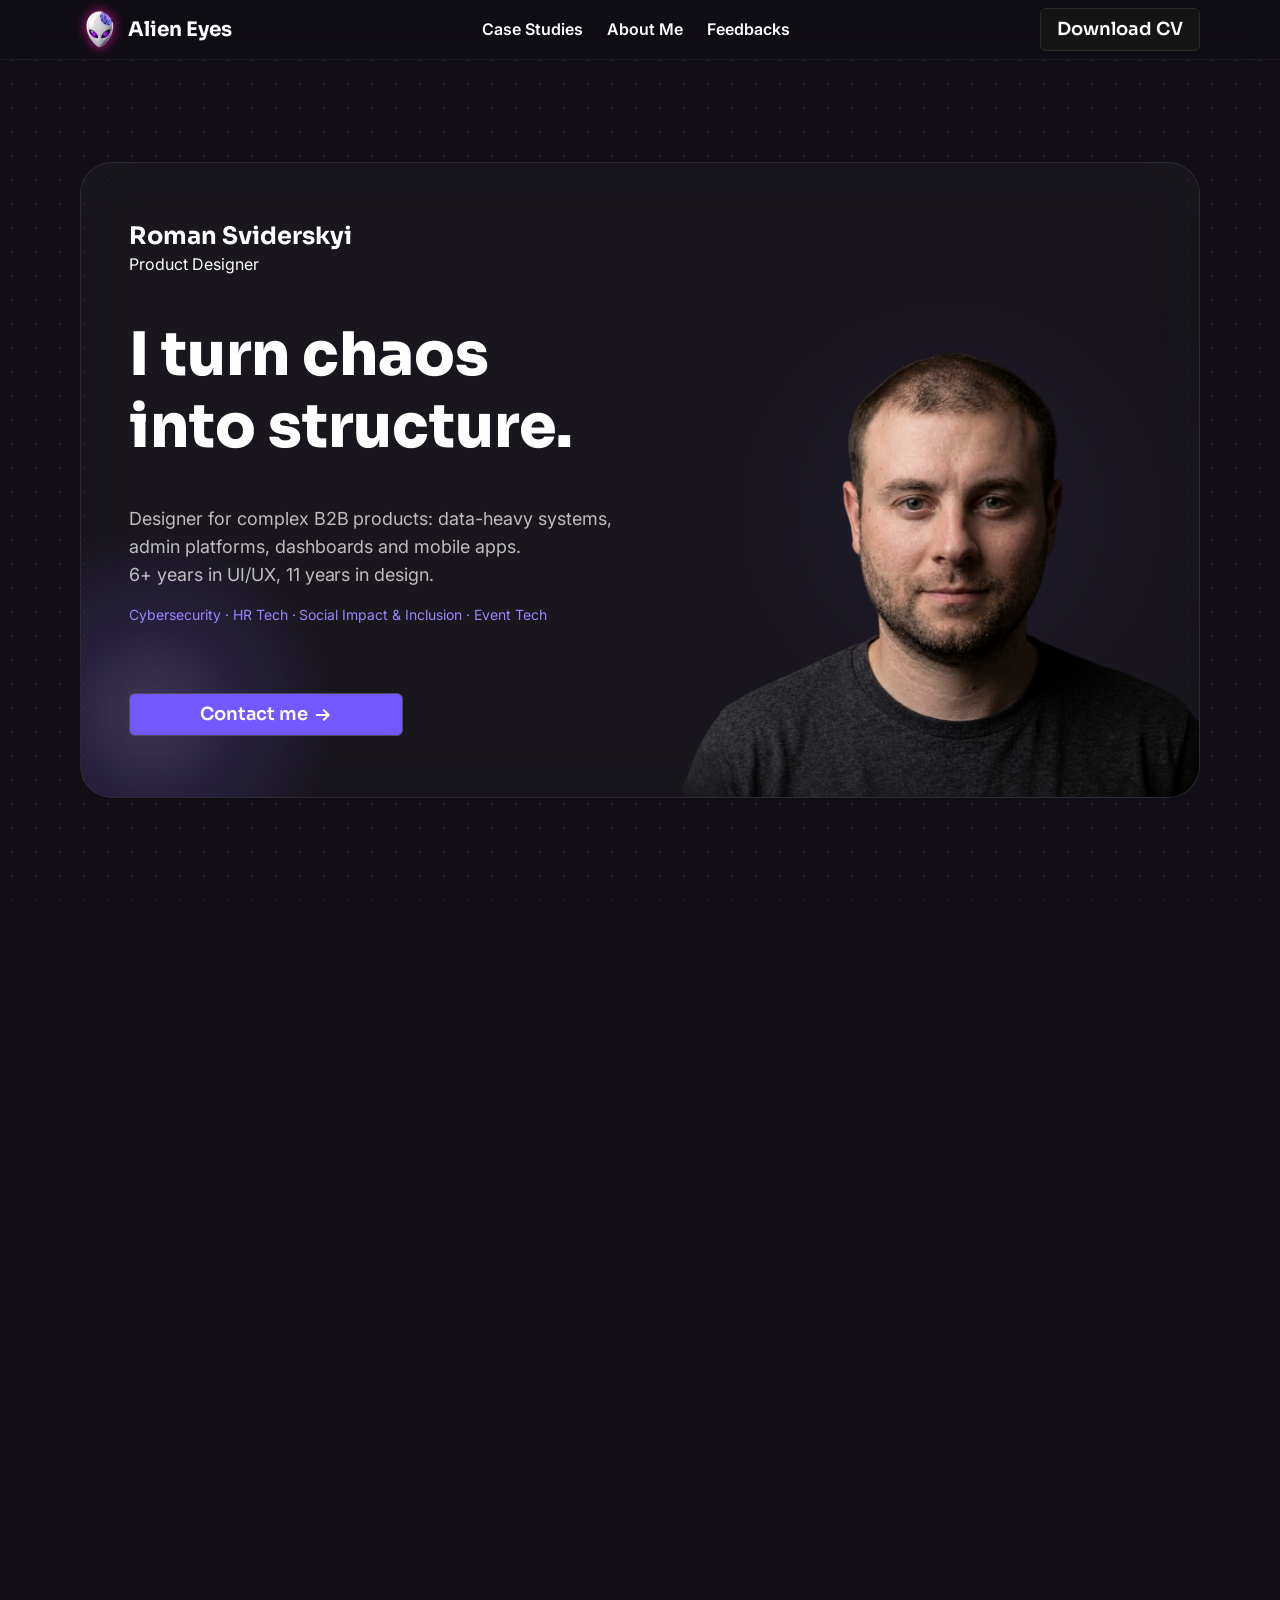
<file: index.html>
<!doctype html>
<html lang="en">
  <head>
    <meta charset="UTF-8" />
    <meta name="viewport" content="width=device-width, initial-scale=1.0" />
    <!-- Clean URL: GitHub Pages can't do server-side redirects, so when
         the page is opened with .html (or /index.html), swap the address
         bar to the extensionless form (no reload, query/hash kept). -->
    <script>
      (function () {
        var p = location.pathname;
        if (/\.html$/.test(p)) {
          history.replaceState(null, "", p.replace(/index\.html$/, "").replace(/\.html$/, "") + location.search + location.hash);
        }
      })();
    </script>
    <!-- Must run before the browser's own scroll restoration kicks in
         (hence inline, in <head>, before anything else) — takes manual
         control so js/home-scroll-restore.js can restore Home's exact
         scroll position on back/forward without fighting the browser's
         own attempt at the same thing. -->
    <script>
      if ("scrollRestoration" in history) {
        history.scrollRestoration = "manual";
      }
    </script>
    <!-- Home scroll scenario (css/home-scroll.css, js/home-scroll.js): set before the first
         layout so that anchors and restored positions land on the final geometry. -->
    <script>
      if (window.matchMedia("(min-width: 1024px) and (min-height: 600px) and (prefers-reduced-motion: no-preference)").matches) {
        document.documentElement.classList.add("hm-slides");
      }
    </script>
    <title>Alien Eyes Portfolio</title>
    <meta name="description" content="Roman Sviderskyi — Product Designer. I turn chaos into structure. Case studies in UX, design systems, and AI-driven product design." />
    <link rel="canonical" href="https://alieneyes.ink/" />
    <link rel="icon" type="image/png" sizes="32x32" href="assets/icons/favicon-32.png" />
    <link rel="icon" type="image/png" sizes="16x16" href="assets/icons/favicon-16.png" />
    <link rel="apple-touch-icon" sizes="180x180" href="assets/icons/favicon-180.png" />

    <!-- Open Graph / LinkedIn / Facebook preview -->
    <meta property="og:type" content="website" />
    <meta property="og:url" content="https://alieneyes.ink/" />
    <meta property="og:site_name" content="Alien Eyes" />
    <meta property="og:title" content="Alien Eyes — Roman Sviderskyi, Product Designer" />
    <meta property="og:description" content="I turn chaos into structure. Explore case studies in UX, design systems, and product design." />
    <meta property="og:image" content="https://alieneyes.ink/assets/home/og-image-v2.jpg" />
    <meta property="og:image:secure_url" content="https://alieneyes.ink/assets/home/og-image-v2.jpg" />
    <meta property="og:image:type" content="image/jpeg" />
    <meta property="og:image:width" content="1200" />
    <meta property="og:image:height" content="630" />
    <meta property="og:image:alt" content="Roman Sviderskyi, Product Designer — Alien Eyes portfolio" />
    <meta property="og:locale" content="en_US" />

    <!-- Twitter/X card (falls back to the same Open Graph image) -->
    <meta name="twitter:card" content="summary_large_image" />
    <meta name="twitter:title" content="Alien Eyes — Roman Sviderskyi, Product Designer" />
    <meta name="twitter:description" content="I turn chaos into structure. Explore case studies in UX, design systems, and product design." />
    <meta name="twitter:image" content="https://alieneyes.ink/assets/home/og-image-v2.jpg" />
    <link
      rel="preconnect"
      href="https://fonts.googleapis.com"
    />
    <link
      rel="preconnect"
      href="https://fonts.gstatic.com"
      crossorigin
    />
    <link
      href="https://fonts.googleapis.com/css2?family=Inter:wght@400;600&family=Sora:wght@700;800&display=swap"
      rel="stylesheet"
    />
    <link rel="stylesheet" href="css/tokens.css" />
    <link rel="stylesheet" href="css/base.css" />
    <link rel="stylesheet" href="css/typography.css" />
    <link rel="stylesheet" href="css/nav.css" />
    <link rel="stylesheet" href="css/footer.css" />
    <link rel="stylesheet" href="css/buttons.css" />
    <link rel="stylesheet" href="css/home.css" />
    <link rel="stylesheet" href="css/experience.css" />
    <link rel="stylesheet" href="css/home-v2.css" />
    <link rel="stylesheet" href="css/reveal.css" />
    <link rel="stylesheet" href="css/home-scroll.css" />
    <link rel="stylesheet" href="css/mobile.css" />
    <!-- Microsoft Clarity analytics -->
    <script type="text/javascript">
      (function(c,l,a,r,i,t,y){
          c[a]=c[a]||function(){(c[a].q=c[a].q||[]).push(arguments)};
          t=l.createElement(r);t.async=1;t.src="https://www.clarity.ms/tag/"+i;
          y=l.getElementsByTagName(r)[0];y.parentNode.insertBefore(t,y);
      })(window, document, "clarity", "script", "yk9nw8fhah");
    </script>
  </head>
  <body class="page-home">
    <!-- Decorative "Deco / UFO" (Figma component 1134:812), inline SVG; the five instances below use it -->
    <svg width="0" height="0" style="position: absolute" aria-hidden="true" focusable="false">
      <defs>
        <linearGradient id="hm-ufo-line" x1="0" y1="0" x2="120" y2="64" gradientUnits="userSpaceOnUse">
          <stop stop-color="#B49CFF" />
          <stop offset="1" stop-color="#7B61FF" stop-opacity="0.35" />
        </linearGradient>
        <symbol id="hm-ufo" viewBox="0 0 120 64" fill="none">
          <path d="M40 30C40 18 49 10 60 10C71 10 80 18 80 30" stroke-width="1.5" stroke-linecap="round" stroke="url(#hm-ufo-line)" />
          <path d="M112 34C112 40.0751 88.7188 45 60 45C31.2812 45 8 40.0751 8 34C8 27.9249 31.2812 23 60 23C88.7188 23 112 27.9249 112 34Z" stroke-width="1.5" stroke="url(#hm-ufo-line)" />
          <path opacity="0.6" d="M22 34H98" stroke-width="1" stroke-linecap="round" stroke="url(#hm-ufo-line)" />
          <path d="M36 39.6C36.8837 39.6 37.6 38.8837 37.6 38C37.6 37.1163 36.8837 36.4 36 36.4C35.1163 36.4 34.4 37.1163 34.4 38C34.4 38.8837 35.1163 39.6 36 39.6Z" fill="#B49CFF" />
          <path d="M60 41.6C60.8837 41.6 61.6 40.8837 61.6 40C61.6 39.1163 60.8837 38.4 60 38.4C59.1163 38.4 58.4 39.1163 58.4 40C58.4 40.8837 59.1163 41.6 60 41.6Z" fill="#B49CFF" />
          <path d="M84 39.6C84.8837 39.6 85.6 38.8837 85.6 38C85.6 37.1163 84.8837 36.4 84 36.4C83.1163 36.4 82.4 37.1163 82.4 38C82.4 38.8837 83.1163 39.6 84 39.6Z" fill="#B49CFF" />
          <path opacity="0.35" d="M48 48L42 60M72 48L78 60" stroke-width="1" stroke-linecap="round" stroke="url(#hm-ufo-line)" />
        </symbol>
      </defs>
    </svg>

    <!-- UI: GLOBAL-NAV-01 | Site navigation | inspect/adjust -->
    <nav class="site-nav">
      <a class="nav-logo" href="./">
        <span class="nav-logo__icon">
          <!-- IMAGE: GLOBAL-NAV-LOGO-01 | Site logo mark (Nav) | replaceable -->
          <img
            class="nav-logo__avatar"
            src="assets/icons/logo-avatar.png"
            alt=""
          />
        </span>
        <span class="nav-logo__text">Alien Eyes</span>
      </a>
      <!-- Mobile-only, case-study pages only (716:12726) — hidden here
           via .nav-back's default display:none; only .site-nav--case
           pages show it instead of the logo. -->
      <a class="nav-back" href="./" aria-label="Back to home">
        <svg viewBox="0 0 8 14" fill="none" aria-hidden="true">
          <path
            d="M7 1L1 7L7 13"
            stroke="currentColor"
            stroke-width="2"
            stroke-linecap="square"
            stroke-linejoin="round"
          />
        </svg>
      </a>

      <div class="nav-menu">
        <div class="nav-links">
          <a class="nav-links__link" href="#case-studies">Case Studies</a>
          <a class="nav-links__link" href="about">About Me</a>
          <a class="nav-links__link" href="#feedbacks">Feedbacks</a>
        </div>

        <a class="nav-cta" href="https://drive.google.com/file/d/1uxq4yHa0sPYmIgp1zuLN3ROoY8mF3kdx/view?usp=sharing" target="_blank" rel="noopener">Download CV</a>
        <a class="nav-cta nav-cta--contact" href="https://www.linkedin.com/in/romsvid/" target="_blank" rel="noopener" data-popup="contact">Contact Me</a>
      </div>

      <button
        class="nav-toggle"
        type="button"
        aria-label="Toggle menu"
        aria-expanded="false"
      >
        <span class="nav-toggle__bar"></span>
        <span class="nav-toggle__bar"></span>
        <span class="nav-toggle__bar"></span>
      </button>
    </nav>

    <main>
      <!-- UI: HOME-HERO-01 | Hero layout | inspect/adjust -->
      <section class="home-section hero-section">
        <div class="hero-card" data-reveal>
          <div class="hero-card__texture" aria-hidden="true"></div>
          <!-- Decorative starfield, JS-populated (js/hero-stars.js) — sits
               above the texture overlay. -->
          <div class="hero-card__stars" aria-hidden="true"></div>
          <span class="hm-sphere hm-sphere--follow hm-sphere--hero-a" aria-hidden="true"></span>
          <span class="hm-sphere hm-sphere--hero-b" aria-hidden="true"></span>
          <div class="hero-card__photo">
            <!-- IMAGE: HOME-HERO-01 | Hero portrait | replaceable -->
            <img
              src="assets/home/hero-photo.webp"
              alt="Roman Sviderskyi"
            />
          </div>
          <div class="hero-card__body">
            <div class="hero-identity">
              <p class="h3-case-study hero-identity__name">Roman Sviderskyi</p>
              <p class="body-main hero-identity__role">Product Designer</p>
            </div>
            <!-- CONTENT: HOME-HERO-01 | Hero headline | editable with approval -->
            <h1 class="hero-title">I turn chaos into structure.</h1>
            <!-- CONTENT: HOME-HERO-01 | Hero intro and domains (Figma 1165:339) | editable with approval -->
            <div class="hero-intro">
              <p class="hero-intro__lead">Designer for complex B2B products: data-heavy systems, admin platforms, dashboards and mobile apps. <br class="br-desktop" />6+ years in UI&#8288;/&#8288;UX, 11 years in design.</p>
              <p class="hero-intro__domains">Cybersecurity · HR Tech · Social Impact &amp; Inclusion · Event Tech</p>
            </div>
          </div>
          <!-- A separate block from .hero-card__body (not nested inside
               it): at desktop/tablet it still stacks right under the
               headline, but on mobile it needs to render as its own
               full-width block below the photo instead of overlaid on
               top of it — see the Figma mobile Hero frame (716:12471). -->
          <div class="hero-actions">
            <a class="btn btn--primary btn--contact" href="https://www.linkedin.com/in/romsvid/" target="_blank" rel="noopener" data-popup="contact">
              Contact me
              <img loading="lazy"
                class="btn__icon"
                src="assets/icons/icon-arrow-right.svg"
                alt=""
              />
            </a>
          </div>
        </div>
      </section>

      <!-- UI: HOME-CLIENT-LOGOS-01 | Client logos section | inspect/adjust -->
      <section class="home-section logos-section" data-m-exit="right">
        <!-- CONTENT: HOME-CLIENT-LOGOS-01 | Section heading | editable with approval -->
        <p class="h2-section logos-heading home-col" data-reveal>I worked with:</p>
        <div class="logos-grid home-col" data-reveal-group>
          <!-- LINK: HOME-CLIENT-LOGO-01 | ALL TOGETHER JOBS -->
          <a
            class="client-logo client-logo--atj"
            href="https://www.alltogether.jobs/"
            target="_blank"
            rel="noopener"
            aria-label="ALL TOGETHER JOBS"
          ></a>
          <!-- LINK: HOME-CLIENT-LOGO-02 | uniqkey -->
          <a
            class="client-logo client-logo--uniqkey"
            href="https://www.uniqkey.eu/"
            target="_blank"
            rel="noopener"
            aria-label="Uniqkey"
          ></a>
          <!-- LINK: HOME-CLIENT-LOGO-03 | JustPlay -->
          <a
            class="client-logo client-logo--justplay"
            href="https://www.justplayengine.com/"
            target="_blank"
            rel="noopener"
            aria-label="JustPlay"
          ></a>
          <!-- LINK: HOME-CLIENT-LOGO-04 | lampa -->
          <a
            class="client-logo client-logo--lampa"
            href="https://lampa.dev/"
            target="_blank"
            rel="noopener"
            aria-label="lampa"
          ></a>
          <!-- LINK: HOME-CLIENT-LOGO-05 | SoftServe -->
          <a
            class="client-logo client-logo--softserve"
            href="https://www.softserveinc.com/uk-ua"
            target="_blank"
            rel="noopener"
            aria-label="softserve"
          ></a>
        </div>
      </section>

      <!-- UI: HOME-EXPERTISE-01 | Expertise section | matches Figma 1000:4315 -->
      <section class="home-section expertise-section" id="expertise">
        <span class="hm-step" style="--i: 0" aria-hidden="true"></span>
        <span class="hm-step" style="--i: 1" aria-hidden="true"></span>
        <span class="hm-step" style="--i: 2" aria-hidden="true"></span>
        <span class="hm-step" style="--i: 3" aria-hidden="true"></span>
        <div class="hm-stage">
        <svg class="hm-ufo hm-ufo--1" aria-hidden="true" focusable="false" viewBox="0 0 120 64"><use href="#hm-ufo" /></svg>
        <h2 class="h2-section expertise-heading home-col" data-reveal>Expertise:</h2>
        <ul class="expertise-grid home-col" data-reveal-group>
          <li class="expertise-item">
            <svg class="expertise-item__icon" aria-hidden="true" focusable="false" width="48" height="48" viewBox="0 0 48 48" fill="none" xmlns="http://www.w3.org/2000/svg">
              <path d="M8 8H40C41.6569 8 43 9.34315 43 11V37C43 38.6569 41.6569 40 40 40H8C6.34315 40 5 38.6569 5 37V11C5 9.34315 6.34315 8 8 8Z" stroke-width="2" stroke="currentColor"/>
              <path d="M5 16H17M17 16H43M17 16V26M17 26V40M17 26H43" stroke-width="2" stroke="currentColor"/>
            </svg>
            <h3 class="expertise-item__title">Complex B2B systems</h3>
            <p class="expertise-item__text">Dashboards, data tables and admin navigation that make dense data usable.</p>
          </li>
          <li class="expertise-item">
            <svg class="expertise-item__icon" aria-hidden="true" focusable="false" width="48" height="48" viewBox="0 0 48 48" fill="none" xmlns="http://www.w3.org/2000/svg">
              <path d="M10 7H18C19.6569 7 21 8.34315 21 10V18C21 19.6569 19.6569 21 18 21H10C8.34315 21 7 19.6569 7 18V10C7 8.34315 8.34315 7 10 7Z" stroke-width="2" stroke="currentColor"/>
              <path d="M34 7C37.866 7 41 10.134 41 14C41 17.866 37.866 21 34 21C30.134 21 27 17.866 27 14C27 10.134 30.134 7 34 7Z" stroke-width="2" stroke="currentColor"/>
              <path d="M14 27C17.866 27 21 30.134 21 34C21 37.866 17.866 41 14 41C10.134 41 7 37.866 7 34C7 30.134 10.134 27 14 27Z" stroke-width="2" stroke="currentColor"/>
              <path d="M30 27H38C39.6569 27 41 28.3431 41 30V38C41 39.6569 39.6569 41 38 41H30C28.3431 41 27 39.6569 27 38V30C27 28.3431 28.3431 27 30 27Z" stroke-width="2" stroke="currentColor"/>
            </svg>
            <h3 class="expertise-item__title">Design systems</h3>
            <p class="expertise-item__text">Tokens and components that stay consistent across web, mobile and browser extensions.</p>
          </li>
          <li class="expertise-item">
            <svg class="expertise-item__icon" aria-hidden="true" focusable="false" width="48" height="48" viewBox="0 0 48 48" fill="none" xmlns="http://www.w3.org/2000/svg">
              <path d="M33 21C33 27.6274 27.6274 33 21 33C14.3726 33 9 27.6274 9 21C9 14.3726 14.3726 9 21 9C27.6274 9 33 14.3726 33 21Z" stroke-width="2" stroke="currentColor"/>
              <path d="M30 30L41 41" stroke-width="2" stroke-linecap="round" stroke="currentColor"/>
              <path d="M24 18C24 19.6569 22.6569 21 21 21C19.3431 21 18 19.6569 18 18C18 16.3431 19.3431 15 21 15C22.6569 15 24 16.3431 24 18Z" stroke-width="2" stroke="currentColor"/>
              <path d="M15 27C16.5 24 25.5 24 27 27" stroke-width="2" stroke-linecap="round" stroke="currentColor"/>
            </svg>
            <h3 class="expertise-item__title">Research-led decisions</h3>
            <p class="expertise-item__text">Deep discovery: interviews, JTBD and usability testing behind key product decisions.</p>
          </li>
          <li class="expertise-item">
            <svg class="expertise-item__icon" aria-hidden="true" focusable="false" width="48" height="48" viewBox="0 0 48 48" fill="none" xmlns="http://www.w3.org/2000/svg">
              <path d="M7 9H41C42.6569 9 44 10.3431 44 12V36C44 37.6569 42.6569 39 41 39H7C5.34315 39 4 37.6569 4 36V12C4 10.3431 5.34315 9 7 9Z" stroke-width="2" stroke="currentColor"/>
              <path d="M4 15H44" stroke-width="2" stroke="currentColor"/>
              <path d="M19 22L14 27L19 32M29 22L34 27L29 32M26 21L22 33" stroke-width="2" stroke-linecap="round" stroke-linejoin="round" stroke="currentColor"/>
            </svg>
            <h3 class="expertise-item__title">Design engineering</h3>
            <p class="expertise-item__text">Production front-end: Claude Code, React, Tailwind CSS, Storybook and Vercel, tested and deployed by me.</p>
          </li>
        </ul>
        </div>
      </section>

      <section class="home-section" id="case-studies">
        <svg class="hm-ufo hm-ufo--2" aria-hidden="true" focusable="false" viewBox="0 0 120 64"><use href="#hm-ufo" /></svg>
        <svg class="hm-ufo hm-ufo--3" aria-hidden="true" focusable="false" viewBox="0 0 120 64"><use href="#hm-ufo" /></svg>
        <svg class="hm-ufo hm-ufo--4" aria-hidden="true" focusable="false" viewBox="0 0 120 64"><use href="#hm-ufo" /></svg>
        <!-- CONTENT: HOME-CASE-STUDIES-01 | Section heading | editable with approval -->
        <h2 class="h2-section case-studies-heading home-col" data-reveal>Case Studies:</h2>

        <!-- UI: HOME-CASE-ATJ-01 | ATJ case study card | inspect/adjust -->
        <!-- order and checkerboard as in Figma Home 2 (1126:5413): Uniqkey, Uniqkey 2, ATJ, ATJ 2, YOY, Ridi -->
        <article class="case-card home-col" data-reveal>
          <span class="hm-sphere hm-sphere--follow hm-sphere--card" aria-hidden="true"></span>
          <a class="case-card__link" href="case-uniqkey" aria-label="View case study: From Numbers To Decisions.">
          <div class="case-card__intro">
            <!-- CONTENT: HOME-CASE-UNIQKEY-01 | Case study title | editable with approval -->
            <div class="case-card__heading">
              <h3 class="h3-case-study case-card__title">From Numbers To Decisions.</h3>
              <p class="case-card__company">Uniqkey</p>
            </div>
            <ul class="case-card__metrics">
                <li class="case-card__metric"><span class="case-card__metric-value">+26%</span> <span class="case-card__metric-label">User Satisfaction</span></li>
                <li class="case-card__metric"><span class="case-card__metric-value">−27%</span> <span class="case-card__metric-label">Support Requests</span></li>
            </ul>
            <!-- CONTENT: HOME-CASE-UNIQKEY-DESC-01 | Case study description | editable with approval -->
            <p class="body-main case-card__description">
              I redesigned the Admin Portal — building a connected
              system of dashboards, data tables, and navigation that
              made the organizational security legible for the first
              time.
            </p>
            <div class="tag-row">
              <span class="tag">Password manager</span>
              <span class="tag">Admin UX</span>
              <span class="tag">Enterprise Security</span>
              <span class="tag">B2B SaaS</span>
            </div>
          </div>
          <div class="case-card__media case-card__media--uniqkey">
            <!-- IMAGE: HOME-UNIQKEY-GLOW-01 | Decorative glow behind Uniqkey mockup | replaceable -->
            <img loading="lazy"
              class="case-card__glow"
              src="assets/home/uniqkey-glow.svg"
              alt=""
              aria-hidden="true"
            />
            <div class="uniqkey-dashboard-frame">
              <!-- IMAGE: HOME-UNIQKEY-DASHBOARD-01 | Uniqkey case product mockup (dashboard screen) | replaceable -->
              <img loading="lazy"
                src="assets/home/uniqkey-dashboard.png"
                alt="Uniqkey Admin Portal dashboard screenshot"
              />
            </div>
            <div class="uniqkey-laptop-frame">
              <!-- IMAGE: HOME-UNIQKEY-LAPTOP-01 | Uniqkey case product mockup (laptop frame) | replaceable -->
              <img loading="lazy" src="assets/home/uniqkey-macbook-frame.png" alt="" />
            </div>
          </div>
          <!-- was: "View case" (renamed 2026-11-17) -->
          <span class="btn btn--primary case-card__cta">
            View case study
            <svg class="btn__icon" viewBox="0 0 21 11.547" fill="none" aria-hidden="true">
              <path
                fill="currentColor"
                d="M21 5.7735L11 0V11.547L21 5.7735ZM0 5.7735V6.7735H12V5.7735V4.7735H0V5.7735Z"
              />
            </svg>
          </span>
          </a>
        </article>

        <article class="case-card case-card--reverse home-col" data-reveal>
          <span class="hm-sphere hm-sphere--follow hm-sphere--card" aria-hidden="true"></span>
          <a class="case-card__link" href="case-uniqkey-2" aria-label="View case study: Streamline UX for 2FA and Security">
          <div class="case-card__intro">
            <div class="case-card__heading">
              <h3 class="h3-case-study case-card__title">Streamline UX for 2FA and Security</h3>
              <p class="case-card__company">Uniqkey</p>
            </div>
            <ul class="case-card__metrics">
                <li class="case-card__metric"><span class="case-card__metric-value">+40%</span> <span class="case-card__metric-label">Information Findability</span></li>
            </ul>
            <p class="body-main case-card__description">
              In this case study, I showcase how I refined Uniqkey's mobile app UX to
              streamline authentication and enhance secure access management.
            </p>
            <div class="tag-row">
              <span class="tag">Mobile app</span>
              <span class="tag">2FA Authenticator</span>
              <span class="tag">Enterprise Security</span>
              <span class="tag">B2B SaaS</span>
            </div>
          </div>
          <div class="case-card__media case-card__media--uq2">
            <!-- IMAGE: HOME-UNIQKEY2-GLOW-01 | Decorative glow behind the Uniqkey 2 card image (Figma ellipse, 2026-11-17) | replaceable -->
            <img loading="lazy"
              class="case-card__glow"
              src="assets/home/uniqkey2-glow.svg"
              alt=""
              aria-hidden="true"
            />
            <img loading="lazy"
              src="assets/case-uniqkey-2/hero.png"
              alt="Uniqkey mobile app: authentication request screen and saved services list"
            />
          </div>
          <!-- was: "View case" (renamed 2026-11-17) -->
          <span class="btn btn--primary case-card__cta">
            View case study
            <svg class="btn__icon" viewBox="0 0 21 11.547" fill="none" aria-hidden="true">
              <path
                fill="currentColor"
                d="M21 5.7735L11 0V11.547L21 5.7735ZM0 5.7735V6.7735H12V5.7735V4.7735H0V5.7735Z"
              />
            </svg>
          </span>
          </a>
        </article>

        <article class="case-card home-col" data-reveal>
          <span class="hm-sphere hm-sphere--follow hm-sphere--card" aria-hidden="true"></span>
          <a class="case-card__link" href="case-atj" aria-label="View case study: Inclusive Hiring Platform">
          <div class="case-card__intro">
            <!-- CONTENT: HOME-CASE-ATJ-01 | Case study title | editable with approval -->
            <div class="case-card__heading">
              <h3 class="h3-case-study case-card__title">Inclusive Hiring Platform</h3>
              <p class="case-card__company">All Together Jobs</p>
            </div>
            <ul class="case-card__metrics">
                <li class="case-card__metric"><span class="case-card__metric-value">10</span> <span class="case-card__metric-label">In-Depth Interviews</span></li>
                <li class="case-card__metric"><span class="case-card__metric-value">16</span> <span class="case-card__metric-label">Core User Flows</span></li>
            </ul>
            <!-- CONTENT: HOME-CASE-ATJ-DESC-01 | Case study description | editable with approval -->
            <p class="body-main case-card__description">
              An ecosystem connecting inclusive employers with diverse
              candidates. Ensuring accessible opportunities and decent
              work for underrepresented groups.
            </p>
            <div class="tag-row">
              <span class="tag">HR Tech</span>
              <span class="tag">Inclusive Design</span>
              <span class="tag">Accessibility</span>
              <span class="tag">B2B</span>
            </div>
          </div>
          <div class="case-card__media case-card__media--atj">
            <!-- IMAGE: HOME-ATJ-GLOW-01 | Decorative glow behind ATJ mockup | replaceable -->
            <img loading="lazy"
              class="case-card__glow"
              src="assets/home/atj-glow.svg"
              alt=""
              aria-hidden="true"
            />
            <div class="atj-mockup-frame">
              <!-- IMAGE: HOME-ATJ-MOCKUP-01 | ATJ case product mockup | replaceable -->
              <img loading="lazy"
                src="assets/home/atj-mockup.webp"
                alt="Inclusive Hiring Platform — product screenshot"
              />
            </div>
          </div>
          <!-- was: "View case" (renamed 2026-11-17) -->
          <span class="btn btn--primary case-card__cta">
            View case study
            <svg class="btn__icon" viewBox="0 0 21 11.547" fill="none" aria-hidden="true">
              <path
                fill="currentColor"
                d="M21 5.7735L11 0V11.547L21 5.7735ZM0 5.7735V6.7735H12V5.7735V4.7735H0V5.7735Z"
              />
            </svg>
          </span>
          </a>
        </article>

        <article class="case-card case-card--reverse home-col" data-reveal>
          <span class="hm-sphere hm-sphere--follow hm-sphere--card" aria-hidden="true"></span>
          <a class="case-card__link" href="case-atj-2" aria-label="View case study: One Questionnaire, Two Audiences">
          <div class="case-card__intro">
            <!-- CONTENT: HOME-CASE-ATJ2-01 | Case study title | editable with approval -->
            <div class="case-card__heading">
              <!-- was: "One Questionnaire, Two Audiences (ATJ)" (renamed 2026-11-17) -->
              <h3 class="h3-case-study case-card__title">One Questionnaire, Two Audiences</h3>
              <p class="case-card__company">All Together Jobs</p>
            </div>
            <ul class="case-card__metrics">
                <li class="case-card__metric"><span class="case-card__metric-value">18</span> <span class="case-card__metric-label">User Interviews</span></li>
                <li class="case-card__metric"><span class="case-card__metric-value">2</span> <span class="case-card__metric-label">Product Tracks</span></li>
            </ul>
            <!-- CONTENT: HOME-CASE-ATJ2-DESC-01 | Case study description | editable with approval -->
            <p class="body-main case-card__description">
              Turned a heavy business process into a digital service,
              companies complete a diagnostic and find out exactly
              where they stand on readiness to hire veterans and
              people with disabilities.
            </p>
            <div class="tag-row">
              <span class="tag">HR Tech</span>
              <span class="tag">Questionnaire</span>
              <span class="tag">B2B SaaS</span>
              <span class="tag">Accessibility</span>
            </div>
          </div>
          <!-- Synced 2026-09-10: replaced the old raw-screenshot +
               generic-laptop-frame composite with the new mockup image,
               which already renders its own laptop + phone (real device
               chrome baked in, not a separate overlay needed). -->
          <div class="case-card__media case-card__media--atj2">
            <!-- CONTENT: synced 2026-09-10 — own light-blue glow (not
                 the shared ATJ1 orange one), sent behind the mockup -->
            <img loading="lazy"
              class="case-card__glow"
              src="assets/home/atj2-glow.svg"
              alt=""
              aria-hidden="true"
            />
            <img loading="lazy"
              src="assets/case-atj-2/figma/mockup-atj2.webp"
              alt="ATJ DEI Audit shown on laptop and mobile"
            />
          </div>
          <!-- was: "View case" (renamed 2026-11-17) -->
          <span class="btn btn--primary case-card__cta">
            View case study
            <svg class="btn__icon" viewBox="0 0 21 11.547" fill="none" aria-hidden="true">
              <path
                fill="currentColor"
                d="M21 5.7735L11 0V11.547L21 5.7735ZM0 5.7735V6.7735H12V5.7735V4.7735H0V5.7735Z"
              />
            </svg>
          </span>
          </a>
        </article>

        <article class="case-card home-col" data-reveal>
          <span class="hm-sphere hm-sphere--follow hm-sphere--card" aria-hidden="true"></span>
          <a class="case-card__link" href="case-yoy" aria-label="View case study: YOY! Events">
          <div class="case-card__intro">
            <!-- CONTENT: HOME-CASE-YOY-01 | Case study title | editable with approval -->
            <div class="case-card__heading">
              <h3 class="h3-case-study case-card__title">YOY! Events</h3>
              <p class="case-card__company">Client project</p>
            </div>
            <ul class="case-card__metrics">
                <li class="case-card__metric"><span class="case-card__metric-value">14</span> <span class="case-card__metric-label">Organizer Screens</span></li>
                <li class="case-card__metric"><span class="case-card__metric-value">4</span> <span class="case-card__metric-label">Payment Defects Caught</span></li>
            </ul>
            <!-- CONTENT: HOME-CASE-YOY-DESC-01 | Case study description | editable with approval -->
            <p class="body-main case-card__description">
              A live MVP for events and communities, rebuilt around what
              the organizer actually needs to do, from event creation to
              networking.
            </p>
            <!-- CONTENT: synced 2026-09-10 — real tags from Figma (769:13474) -->
            <div class="tag-row">
              <span class="tag">Mobile app</span>
              <span class="tag">Events Platform</span>
              <span class="tag">AI Design</span>
            </div>
          </div>
          <div class="case-card__media case-card__media--yoy">
            <!-- IMAGE: HOME-YOY-GLOW-01 | Decorative glow behind the YOY card image (Figma ellipse, 2026-11-17) | replaceable -->
            <img loading="lazy"
              class="case-card__glow"
              src="assets/home/yoy-glow.svg"
              alt=""
              aria-hidden="true"
            />
            <img loading="lazy" src="assets/case-yoy/mobmocup.webp" alt="YOY! Events organizer flow shown on a phone" />
          </div>
          <!-- was: "View case" (renamed 2026-11-17) -->
          <span class="btn btn--primary case-card__cta">
            View case study
            <svg class="btn__icon" viewBox="0 0 21 11.547" fill="none" aria-hidden="true">
              <path
                fill="currentColor"
                d="M21 5.7735L11 0V11.547L21 5.7735ZM0 5.7735V6.7735H12V5.7735V4.7735H0V5.7735Z"
              />
            </svg>
          </span>
          </a>
        </article>

        <article class="case-card case-card--reverse home-col" data-reveal>
          <span class="hm-sphere hm-sphere--follow hm-sphere--card" aria-hidden="true"></span>
          <a class="case-card__link" href="case-ridi" aria-label="View case study: Ridi">
          <div class="case-card__intro">
            <!-- CONTENT: HOME-CASE-RIDI-01 | Case study title | editable with approval -->
            <div class="case-card__heading">
              <h3 class="h3-case-study case-card__title">Ridi</h3>
              <p class="case-card__company">Pet project</p>
            </div>
            <ul class="case-card__metrics">
                <li class="case-card__metric"><span class="case-card__metric-value">3</span> <span class="case-card__metric-label">Rider Types</span></li>
            </ul>
            <!-- CONTENT: HOME-CASE-RIDI-DESC-01 | synced 2026-09-12 from case-ridi.html Hero | editable with approval -->
            <p class="body-main case-card__description">
              A motorcyclist doesn't have time to look at the screen. I designed a navigator that
              reads with peripheral vision at speed, without demanding attention.
            </p>
            <div class="tag-row">
              <span class="tag">Mobile app</span>
              <span class="tag">Road Navigation</span>
              <span class="tag">AI Design</span>
            </div>
          </div>
          <!-- Synced 2026-09-12: reused the Hero's flattened "Screens -
               cover" export instead of the plain "Coming soon"
               placeholder — drops the dashed outline too. -->
          <div class="case-card__media case-card__media--ridi">
            <!-- IMAGE: HOME-RIDI-GLOW-01 | Decorative glow behind the Ridi card image (Figma ellipse, 2026-11-17) | replaceable -->
            <img loading="lazy"
              class="case-card__glow"
              src="assets/home/ridi-glow.svg"
              alt=""
              aria-hidden="true"
            />
            <img loading="lazy" src="assets/case-ridi/hero-screens-cover.webp" alt="Ridi app screens: Danger state alert, route planning map, and turn-by-turn navigation" />
          </div>
          <!-- 2026-09-12: case is far enough along now — Roman asked for the
               same active accent styling as the other case cards, dropping
               the earlier deliberately-muted/disabled look. -->
          <!-- was: "View case" (renamed 2026-11-17) -->
          <span class="btn btn--primary case-card__cta">
            View case study
            <svg class="btn__icon" viewBox="0 0 21 11.547" fill="none" aria-hidden="true">
              <path fill="currentColor" d="M21 5.7735L11 0V11.547L21 5.7735ZM0 5.7735V6.7735H12V5.7735V4.7735H0V5.7735Z" />
            </svg>
          </span>
          </a>
        </article>
      </section>

      <!-- UI: HOME-EXPERIENCE-01 | Experience accordion | Figma 1104:337 (collapsed); expanded state built from the same tokens -->
      <section class="home-section experience-section" id="experience" data-exp-source>
        <svg class="hm-ufo hm-ufo--5" aria-hidden="true" focusable="false" viewBox="0 0 120 64"><use href="#hm-ufo" /></svg>
        <noscript>
          <h2 class="h2-section experience-heading home-col">Experience:</h2>
          <p class="body-main home-col"><a class="exp__case" href="https://drive.google.com/file/d/1uxq4yHa0sPYmIgp1zuLN3ROoY8mF3kdx/view?usp=sharing" target="_blank" rel="noopener">Download CV</a></p>
        </noscript>
      </section>
      <script src="js/experience-section.js"></script>

      <section class="home-section" id="feedbacks">
        <!-- CONTENT: HOME-REVIEWS-01 | Section heading | editable with approval -->
        <h2 class="h2-section reviews-heading" data-reveal>Reviews:</h2>
        <!-- UI: HOME-REVIEWS-01 | Reviews carousel | inspect/adjust -->
        <div class="reviews-carousel" data-reveal>
          <button
            class="reviews-arrow reviews-arrow--prev"
            type="button"
            aria-label="Previous review"
            aria-controls="review-slide"
          >
            <svg viewBox="0 0 49.5818 71.9599" fill="none" aria-hidden="true">
              <path
                fill="currentColor"
                d="M37.5211 4.0415C36.5477 4.0473 35.6104 4.44612 34.8971 5.15772L4.01164 35.9709C4.01081 35.9717 4.00974 35.9723 4.00857 35.9724L4.00252 35.9733C4.00025 35.9736 3.99942 35.9765 4.00116 35.978L4.00131 35.9781C4.00248 35.9791 4.00248 35.9809 4.00131 35.9819C3.99961 35.9833 4.00053 35.9861 4.00276 35.9863L4.00855 35.9867C4.00972 35.9868 4.01082 35.9873 4.01165 35.9881L34.8971 66.8022C35.6103 67.5138 36.5478 67.9126 37.5211 67.9185L44.5741 67.9599C45.4662 67.9651 45.9181 66.8882 45.2895 66.2552L15.9202 36.6847C15.5329 36.2947 15.5329 35.6653 15.9202 35.2753L45.2895 5.70474C45.9181 5.07179 45.4662 3.99483 44.5741 4.00007L37.5211 4.0415Z"
              />
            </svg>
          </button>

          <div class="review-slide" id="review-slide" aria-live="polite" aria-atomic="true">
            <div>
              <p class="h3-case-study review-slide__name">Sanne Øst</p>
              <p class="body-large review-slide__role">
                Chief Product Officer
              </p>
            </div>
            <p class="body-main review-slide__quote">Roman is a very creative person. We worked together on the design of a password management application and came up with a great solution that was successfully launched. Roman loves to research the market and is always full of creative ideas. If you need fresh and unique eye on your product - Roman is the right person.</p>
            <a
              class="review-slide__link"
              href="https://www.linkedin.com/in/romsvid/details/recommendations/"
              target="_blank"
              rel="noopener"
            >
              <img loading="lazy" src="assets/icons/icon-linkedin-small.svg" alt="" />
              View in LinkedIn
            </a>
          </div>

          <button
            class="reviews-arrow reviews-arrow--next"
            type="button"
            aria-label="Next review"
            aria-controls="review-slide"
          >
            <svg viewBox="0 0 49.5818 71.9599" fill="none" aria-hidden="true">
              <path
                fill="currentColor"
                d="M12.0609 4.04145C13.0343 4.04725 13.9716 4.44606 14.6849 5.15766L45.5704 35.9708C45.5712 35.9717 45.5723 35.9722 45.5734 35.9724L45.5795 35.9732C45.5818 35.9736 45.5826 35.9764 45.5809 35.9779L45.5807 35.978C45.5795 35.979 45.5795 35.9808 45.5807 35.9818C45.5824 35.9833 45.5815 35.9861 45.5793 35.9862L45.5735 35.9866C45.5723 35.9867 45.5712 35.9872 45.5704 35.988L14.6849 66.8022C13.9717 67.5137 13.0342 67.9125 12.0609 67.9184L5.00792 67.9598C4.11585 67.9651 3.66388 66.8881 4.29253 66.2552L33.6618 36.6846C34.0491 36.2947 34.0491 35.6652 33.6618 35.2752L4.29253 5.70469C3.66389 5.07174 4.11585 3.99478 5.00792 4.00002L12.0609 4.04145Z"
              />
            </svg>
          </button>
        </div>
        <div class="reviews-progress" aria-hidden="true">
          <span class="reviews-progress__segment is-active"></span>
          <span class="reviews-progress__segment"></span>
          <span class="reviews-progress__segment"></span>
          <span class="reviews-progress__segment"></span>
          <span class="reviews-progress__segment"></span>
          <span class="reviews-progress__segment"></span>
        </div>

        <!-- UI: HOME-CTA-01 | CTA block | inspect/adjust -->
        <div class="cta-section" data-reveal>
          <!-- CONTENT: HOME-CTA-01 | CTA headline | editable with approval -->
          <h2 class="h2-section cta-heading">
            Need fresh eyes on a complex product?
          </h2>
          <p class="body-large cta-description">
            Open to Product Designer roles and selected projects · Remote
          </p>
          <a
            class="btn btn--primary btn--contact"
            href="mailto:svidddrommm25@gmail.com?subject=Let%27s%20schedule%20a%20call"
          >
            Let's schedule a call
            <img loading="lazy"
              class="btn__icon"
              src="assets/icons/icon-arrow-right.svg"
              alt=""
            />
          </a>
        </div>
      </section>
    </main>

    <!-- UI: GLOBAL-FOOTER-01 | Site footer | inspect/adjust -->
    <footer class="site-footer">
      <div class="site-footer__row site-footer__row--top">
        <a class="nav-logo" href="./">
          <span class="nav-logo__icon">
            <!-- IMAGE: GLOBAL-FOOTER-LOGO-01 | Site logo mark (Footer) | replaceable -->
            <img
              class="nav-logo__avatar"
              src="assets/icons/logo-avatar.png"
              alt=""
            />
          </span>
          <span class="nav-logo__text">Alien Eyes</span>
        </a>

        <div class="site-footer__social">
          <a href="https://www.instagram.com/romsvid/" target="_blank" rel="noopener">
            <img loading="lazy" src="assets/icons/social-instagram.svg" alt="Instagram" />
          </a>
          <a href="https://www.linkedin.com/in/romsvid/" target="_blank" rel="noopener">
            <img loading="lazy" src="assets/icons/social-linkedin.svg" alt="LinkedIn" />
          </a>
          <a href="https://t.me/Rmsddddd" target="_blank" rel="noopener">
            <img loading="lazy" src="assets/icons/social-telegram.svg" alt="Telegram" />
          </a>
        </div>
      </div>

      <div class="site-footer__row site-footer__row--bottom">
        <p class="body-main site-footer__copyright">© 2026 Roman Sviderskyi<span class="site-footer__sep" aria-hidden="true"> · </span><span class="site-footer__colophon">Designed and hand-coded by me · Built with Claude Code</span></p>
        <p class="body-main site-footer__contact">
          <span class="site-footer__phone">+380 97 334 9540</span><span class="site-footer__slash">&nbsp;&nbsp;/&nbsp;&nbsp;</span><a class="site-footer__email"
            href="mailto:svidddrommm25@gmail.com"
            >svidddrommm25@gmail.com</a
          >
        </p>
      </div>
    </footer>

    <script src="js/nav.js"></script>
    <script src="js/reviews.js"></script>
    <script src="js/title-enter.js"></script>
    <script src="js/reveal.js"></script>
    <script src="js/experience-accordion.js"></script>
    <script src="js/hero-stars.js"></script>
    <script src="js/card-motion.js"></script>
    <script src="js/home-scroll.js"></script>
    <script src="js/mobile-motion.js"></script>
    <script src="js/nbsp-typography.js"></script>
    <script src="js/home-scroll-restore.js"></script>
  </body>
</html>
</file>
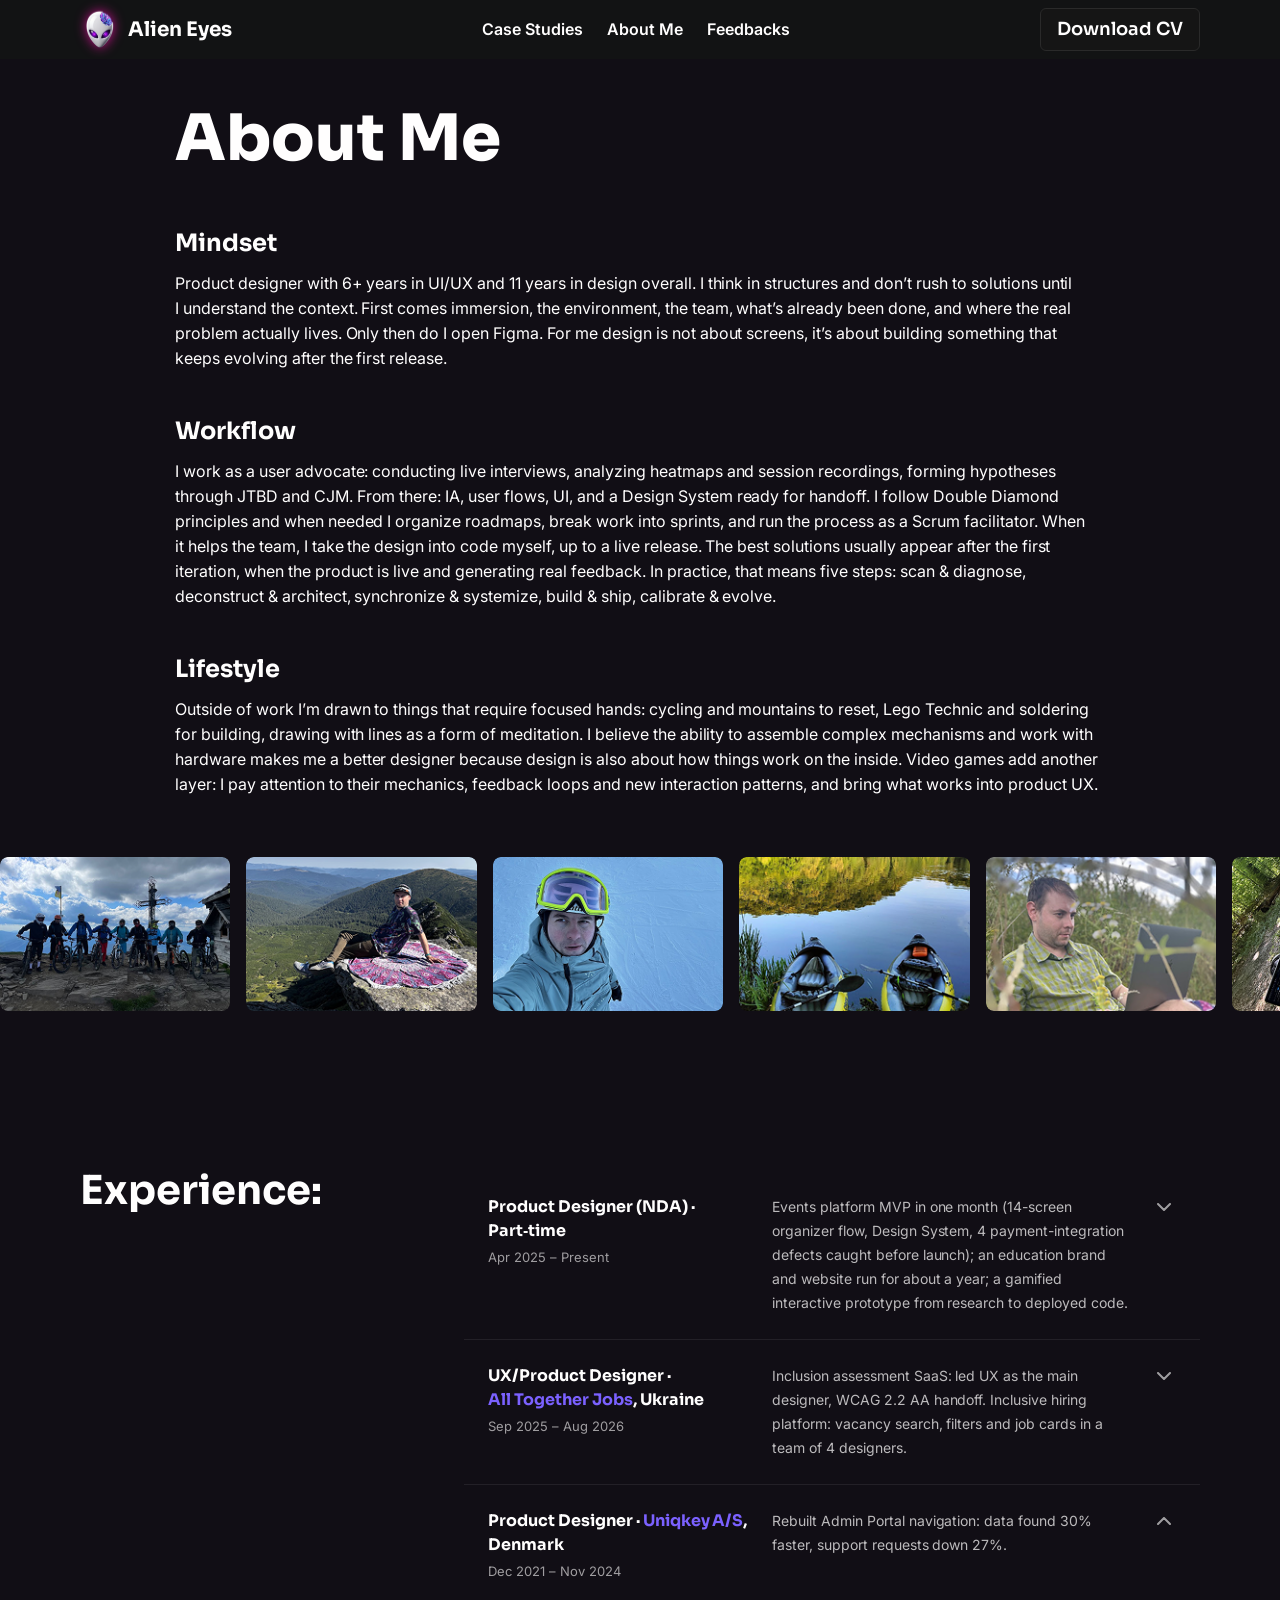
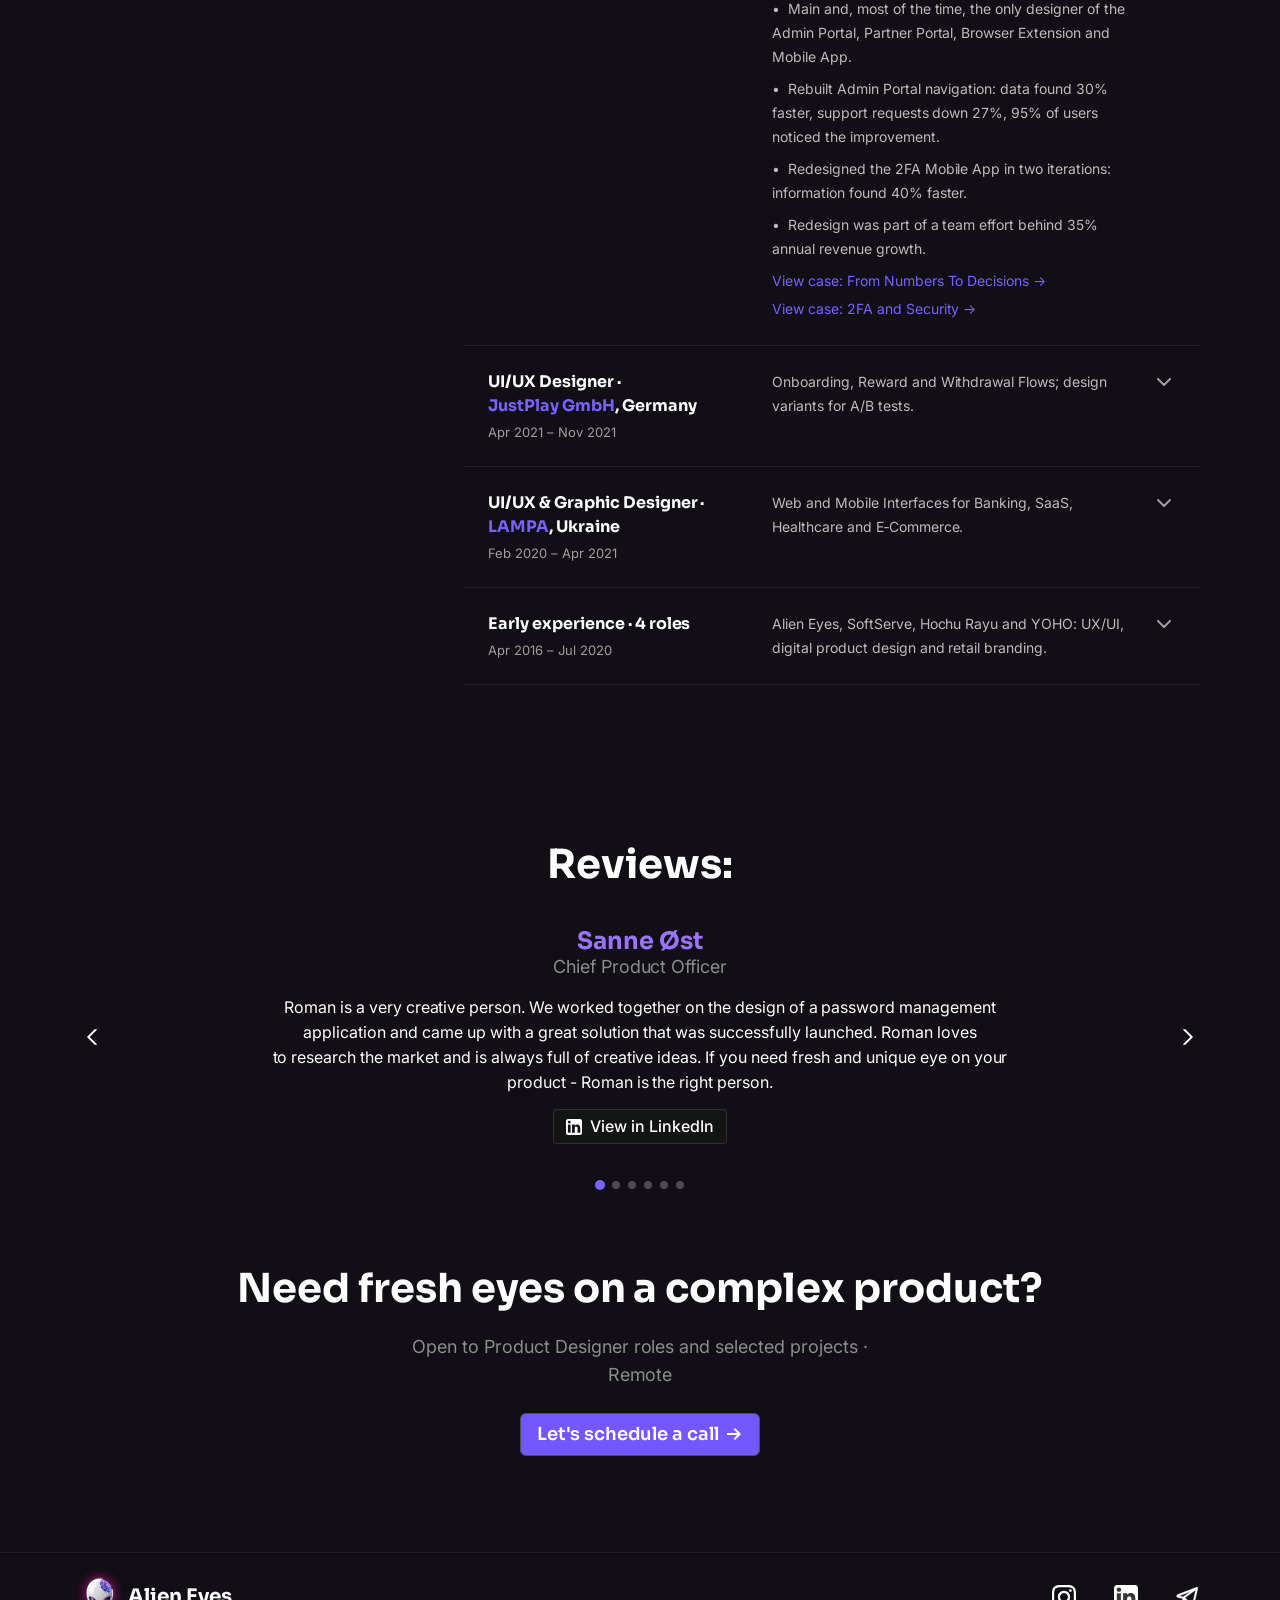
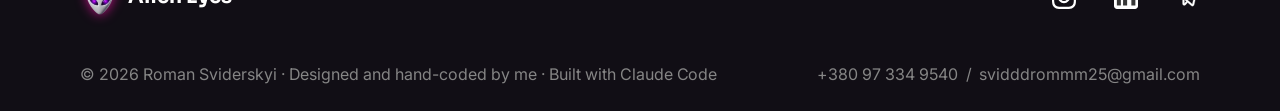
<file: about.html>
<!doctype html>
<html lang="en">
  <head>
    <meta charset="UTF-8" />
    <meta name="viewport" content="width=device-width, initial-scale=1.0" />
    <!-- Clean URL: GitHub Pages can't do server-side redirects, so when
         the page is opened with .html (or /index.html), swap the address
         bar to the extensionless form (no reload, query/hash kept). -->
    <script>
      (function () {
        var p = location.pathname;
        if (/\.html$/.test(p)) {
          history.replaceState(null, "", p.replace(/index\.html$/, "").replace(/\.html$/, "") + location.search + location.hash);
        }
      })();
    </script>
    <script>
      if ("scrollRestoration" in history) {
        history.scrollRestoration = "manual";
      }
    </script>
    <title>About Me — Roman Sviderskyi | Alien Eyes Portfolio</title>
    <meta name="description" content="Roman Sviderskyi — Product Designer. Mindset, workflow, and the life outside the screen that shapes how he designs." />
    <link rel="canonical" href="https://alieneyes.ink/about" />
    <link rel="icon" type="image/png" sizes="32x32" href="assets/icons/favicon-32.png" />
    <link rel="icon" type="image/png" sizes="16x16" href="assets/icons/favicon-16.png" />
    <link rel="apple-touch-icon" sizes="180x180" href="assets/icons/favicon-180.png" />

    <meta property="og:type" content="website" />
    <meta property="og:url" content="https://alieneyes.ink/about" />
    <meta property="og:site_name" content="Alien Eyes" />
    <meta property="og:title" content="About Me — Roman Sviderskyi, Product Designer" />
    <meta property="og:description" content="Mindset, workflow, and the life outside the screen that shapes how Roman designs." />
    <meta property="og:image" content="https://alieneyes.ink/assets/home/og-image-v2.jpg" />
    <meta property="og:locale" content="en_US" />

    <meta name="twitter:card" content="summary_large_image" />
    <meta name="twitter:title" content="About Me — Roman Sviderskyi, Product Designer" />
    <meta name="twitter:description" content="Mindset, workflow, and the life outside the screen that shapes how Roman designs." />
    <meta name="twitter:image" content="https://alieneyes.ink/assets/home/og-image-v2.jpg" />

    <link rel="preconnect" href="https://fonts.googleapis.com" />
    <link rel="preconnect" href="https://fonts.gstatic.com" crossorigin />
    <link
      href="https://fonts.googleapis.com/css2?family=Inter:wght@400;600&family=Sora:wght@700;800&display=swap"
      rel="stylesheet"
    />
    <link rel="stylesheet" href="css/tokens.css" />
    <link rel="stylesheet" href="css/base.css" />
    <link rel="stylesheet" href="css/typography.css" />
    <link rel="stylesheet" href="css/nav.css" />
    <link rel="stylesheet" href="css/footer.css" />
    <link rel="stylesheet" href="css/buttons.css" />
    <link rel="stylesheet" href="css/home.css" />
    <link rel="stylesheet" href="css/experience.css" />
    <link rel="stylesheet" href="css/reveal.css" />
    <link rel="stylesheet" href="css/about.css" />
    <link rel="stylesheet" href="css/mobile.css" />
    <!-- Microsoft Clarity analytics -->
    <script type="text/javascript">
      (function(c,l,a,r,i,t,y){
          c[a]=c[a]||function(){(c[a].q=c[a].q||[]).push(arguments)};
          t=l.createElement(r);t.async=1;t.src="https://www.clarity.ms/tag/"+i;
          y=l.getElementsByTagName(r)[0];y.parentNode.insertBefore(t,y);
      })(window, document, "clarity", "script", "yk9nw8fhah");
    </script>
  </head>
  <body class="about-page">
    <!-- UI: GLOBAL-NAV-01 | Site navigation | shared component, reused unchanged -->
    <nav class="site-nav">
      <a class="nav-logo" href="./">
        <span class="nav-logo__icon">
          <img
            class="nav-logo__avatar"
            src="assets/icons/logo-avatar.png"
            alt=""
          />
        </span>
        <span class="nav-logo__text">Alien Eyes</span>
      </a>
      <a class="nav-back" href="./" aria-label="Back to home">
        <svg viewBox="0 0 8 14" fill="none" aria-hidden="true">
          <path
            d="M7 1L1 7L7 13"
            stroke="currentColor"
            stroke-width="2"
            stroke-linecap="square"
            stroke-linejoin="round"
          />
        </svg>
      </a>

      <div class="nav-menu">
        <div class="nav-links">
          <a class="nav-links__link" href="./#case-studies">Case Studies</a>
          <a class="nav-links__link" href="about" aria-current="page">About Me</a>
          <a class="nav-links__link" href="./#feedbacks">Feedbacks</a>
        </div>

        <a class="nav-cta" href="https://drive.google.com/file/d/1uxq4yHa0sPYmIgp1zuLN3ROoY8mF3kdx/view?usp=sharing" target="_blank" rel="noopener">Download CV</a>
        <a class="nav-cta nav-cta--contact" href="https://www.linkedin.com/in/romsvid/" target="_blank" rel="noopener" data-popup="contact">Contact Me</a>
      </div>

      <button
        class="nav-toggle"
        type="button"
        aria-label="Toggle menu"
        aria-expanded="false"
      >
        <span class="nav-toggle__bar"></span>
        <span class="nav-toggle__bar"></span>
        <span class="nav-toggle__bar"></span>
      </button>
    </nav>

    <main>
      <!-- UI: ABOUT-INTRO-01 | About Me title + body | matches Figma "About Me" (882:15405) -->
      <section class="about-hero">
        <div class="about-hero__inner">
          <h1 class="h1-display about-title" data-reveal>About Me</h1>

          <div class="about-body" data-reveal-group data-reveal-stagger="150">
            <div class="about-block">
              <h2 class="h3-case-study about-block__title">Mindset</h2>
              <p class="body-main about-block__text">Product designer with 6+ years in UI&#8288;/&#8288;UX and 11 years in design overall. I think in structures and don&rsquo;t rush to solutions until I understand the context. First comes immersion, the environment, the team, what&rsquo;s already been done, and where the real problem actually lives. Only then do I open Figma. For me design is not about screens, it&rsquo;s about building something that keeps evolving after the first release.</p>
            </div>

            <div class="about-block">
              <h2 class="h3-case-study about-block__title">Workflow</h2>
              <p class="body-main about-block__text">I work as a user advocate: conducting live interviews, analyzing heatmaps and session recordings, forming hypotheses through JTBD and CJM. From there: IA, user flows, UI, and a Design System ready for handoff. I follow Double Diamond principles and when needed I organize roadmaps, break work into sprints, and run the process as a Scrum facilitator. When it helps the team, I take the design into code myself, up to a live release. The best solutions usually appear after the first iteration, when the product is live and generating real feedback. In practice, that means five steps: scan &amp; diagnose, deconstruct &amp; architect, synchronize &amp; systemize, build &amp; ship, calibrate &amp; evolve.</p>
            </div>

            <div class="about-block">
              <h2 class="h3-case-study about-block__title">Lifestyle</h2>
              <p class="body-main about-block__text">Outside of work I&rsquo;m drawn to things that require focused hands: cycling and mountains to reset, Lego Technic and soldering for building, drawing with lines as a form of meditation. I believe the ability to assemble complex mechanisms and work with hardware makes me a better designer because design is also about how things work on the inside. Video games add another layer: I pay attention to their mechanics, feedback loops and new interaction patterns, and bring what works into product UX.</p>
            </div>
          </div>
        </div>
      </section>

      <!-- UI: ABOUT-PICTURES-01 | Photo strip, right-to-left auto-scroll | matches Figma "Pictures" (882:15424) -->
      <section class="about-pictures" aria-label="Photos">
        <div class="pictures-track">
          <div class="pictures-track__inner">
            <div class="photo-card">
              <img loading="lazy" src="assets/about/Picture%201.png" alt="" />
            </div>
            <div class="photo-card">
              <img loading="lazy" src="assets/about/Picture%202.png" alt="" />
            </div>
            <div class="photo-card">
              <img loading="lazy" src="assets/about/Picture%203.png" alt="" />
            </div>
            <div class="photo-card">
              <img loading="lazy" src="assets/about/Picture%204.png" alt="" />
            </div>
            <div class="photo-card">
              <img loading="lazy" src="assets/about/Picture%205.png" alt="" />
            </div>
            <div class="photo-card">
              <img loading="lazy" src="assets/about/Picture%206.png" alt="" />
            </div>
            <div class="photo-card">
              <img loading="lazy" src="assets/about/Picture%207.png" alt="" />
            </div>
            <div class="photo-card">
              <img loading="lazy" src="assets/about/Picture%208.png" alt="" />
            </div>
            <div class="photo-card">
              <img loading="lazy" src="assets/about/Picture%209.png" alt="" />
            </div>
            <div class="photo-card">
              <img loading="lazy" src="assets/about/Picture%2010.png" alt="" />
            </div>
            <div class="photo-card">
              <img loading="lazy" src="assets/about/Picture%2011.png" alt="" />
            </div>
            <!-- Duplicate set, aria-hidden — seamless loop for the CSS marquee, not extra content. -->
            <div class="photo-card" aria-hidden="true">
              <img loading="lazy" src="assets/about/Picture%201.png" alt="" />
            </div>
            <div class="photo-card" aria-hidden="true">
              <img loading="lazy" src="assets/about/Picture%202.png" alt="" />
            </div>
            <div class="photo-card" aria-hidden="true">
              <img loading="lazy" src="assets/about/Picture%203.png" alt="" />
            </div>
            <div class="photo-card" aria-hidden="true">
              <img loading="lazy" src="assets/about/Picture%204.png" alt="" />
            </div>
            <div class="photo-card" aria-hidden="true">
              <img loading="lazy" src="assets/about/Picture%205.png" alt="" />
            </div>
            <div class="photo-card" aria-hidden="true">
              <img loading="lazy" src="assets/about/Picture%206.png" alt="" />
            </div>
            <div class="photo-card" aria-hidden="true">
              <img loading="lazy" src="assets/about/Picture%207.png" alt="" />
            </div>
            <div class="photo-card" aria-hidden="true">
              <img loading="lazy" src="assets/about/Picture%208.png" alt="" />
            </div>
            <div class="photo-card" aria-hidden="true">
              <img loading="lazy" src="assets/about/Picture%209.png" alt="" />
            </div>
            <div class="photo-card" aria-hidden="true">
              <img loading="lazy" src="assets/about/Picture%2010.png" alt="" />
            </div>
            <div class="photo-card" aria-hidden="true">
              <img loading="lazy" src="assets/about/Picture%2011.png" alt="" />
            </div>
          </div>
        </div>
      </section>

      <!-- UI: ABOUT-EXPERIENCE-01 | Experience accordion under the photos | Figma 999:37338 (frame 1101:5365); same component as Home -->
      <section class="home-section experience-section" id="experience" data-exp-source>
        <noscript>
          <h2 class="h2-section experience-heading home-col">Experience:</h2>
          <p class="body-main home-col"><a class="exp__case" href="https://drive.google.com/file/d/1uxq4yHa0sPYmIgp1zuLN3ROoY8mF3kdx/view?usp=sharing" target="_blank" rel="noopener">Download CV</a></p>
        </noscript>
      </section>
      <script src="js/experience-section.js"></script>

      <!-- UI: HOME-REVIEWS-01 | Reviews carousel | shared component, reused unchanged -->
      <section class="home-section case-reviews-cta" id="feedbacks">
        <h2 class="h2-section reviews-heading" data-reveal>Reviews:</h2>
        <div class="reviews-carousel" data-reveal>
          <button
            class="reviews-arrow reviews-arrow--prev"
            type="button"
            aria-label="Previous review"
            aria-controls="review-slide"
          >
            <svg viewBox="0 0 49.5818 71.9599" fill="none" aria-hidden="true">
              <path
                fill="currentColor"
                d="M37.5211 4.0415C36.5477 4.0473 35.6104 4.44612 34.8971 5.15772L4.01164 35.9709C4.01081 35.9717 4.00974 35.9723 4.00857 35.9724L4.00252 35.9733C4.00025 35.9736 3.99942 35.9765 4.00116 35.978L4.00131 35.9781C4.00248 35.9791 4.00248 35.9809 4.00131 35.9819C3.99961 35.9833 4.00053 35.9861 4.00276 35.9863L4.00855 35.9867C4.00972 35.9868 4.01082 35.9873 4.01165 35.9881L34.8971 66.8022C35.6103 67.5138 36.5478 67.9126 37.5211 67.9185L44.5741 67.9599C45.4662 67.9651 45.9181 66.8882 45.2895 66.2552L15.9202 36.6847C15.5329 36.2947 15.5329 35.6653 15.9202 35.2753L45.2895 5.70474C45.9181 5.07179 45.4662 3.99483 44.5741 4.00007L37.5211 4.0415Z"
              />
            </svg>
          </button>

          <div class="review-slide" id="review-slide" aria-live="polite" aria-atomic="true">
            <div>
              <p class="h3-case-study review-slide__name">Sanne Øst</p>
              <p class="body-large review-slide__role">
                Chief Product Officer
              </p>
            </div>
            <p class="body-main review-slide__quote">Roman is a very creative person. We worked together on the design of a password management application and came up with a great solution that was successfully launched. Roman loves to research the market and is always full of creative ideas. If you need fresh and unique eye on your product - Roman is the right person.</p>
            <a
              class="review-slide__link"
              href="https://www.linkedin.com/in/romsvid/details/recommendations/"
              target="_blank"
              rel="noopener"
            >
              <img loading="lazy" src="assets/icons/icon-linkedin-small.svg" alt="" />
              View in LinkedIn
            </a>
          </div>

          <button
            class="reviews-arrow reviews-arrow--next"
            type="button"
            aria-label="Next review"
            aria-controls="review-slide"
          >
            <svg viewBox="0 0 49.5818 71.9599" fill="none" aria-hidden="true">
              <path
                fill="currentColor"
                d="M12.0609 4.04145C13.0343 4.04725 13.9716 4.44606 14.6849 5.15766L45.5704 35.9708C45.5712 35.9717 45.5723 35.9722 45.5734 35.9724L45.5795 35.9732C45.5818 35.9736 45.5826 35.9764 45.5809 35.9779L45.5807 35.978C45.5795 35.979 45.5795 35.9808 45.5807 35.9818C45.5824 35.9833 45.5815 35.9861 45.5793 35.9862L45.5735 35.9866C45.5723 35.9867 45.5712 35.9872 45.5704 35.988L14.6849 66.8022C13.9717 67.5137 13.0342 67.9125 12.0609 67.9184L5.00792 67.9598C4.11585 67.9651 3.66388 66.8881 4.29253 66.2552L33.6618 36.6846C34.0491 36.2947 34.0491 35.6652 33.6618 35.2752L4.29253 5.70469C3.66389 5.07174 4.11585 3.99478 5.00792 4.00002L12.0609 4.04145Z"
              />
            </svg>
          </button>
        </div>
        <div class="reviews-progress" aria-hidden="true">
          <span class="reviews-progress__segment is-active"></span>
          <span class="reviews-progress__segment"></span>
          <span class="reviews-progress__segment"></span>
          <span class="reviews-progress__segment"></span>
          <span class="reviews-progress__segment"></span>
          <span class="reviews-progress__segment"></span>
        </div>

        <!-- UI: HOME-CTA-01 | CTA block | shared component, reused unchanged -->
        <div class="cta-section" data-reveal>
          <h2 class="h2-section cta-heading">
            Need fresh eyes on a complex product?
          </h2>
          <p class="body-large cta-description">
            Open to Product Designer roles and selected projects · Remote
          </p>
          <a
            class="btn btn--primary btn--contact"
            href="mailto:svidddrommm25@gmail.com?subject=Let%27s%20schedule%20a%20call"
          >
            Let's schedule a call
            <img loading="lazy"
              class="btn__icon"
              src="assets/icons/icon-arrow-right.svg"
              alt=""
            />
          </a>
        </div>
      </section>
    </main>

    <!-- UI: GLOBAL-FOOTER-01 | Site footer | shared component, reused unchanged -->
    <footer class="site-footer">
      <div class="site-footer__row site-footer__row--top">
        <a class="nav-logo" href="./">
          <span class="nav-logo__icon">
            <img
              class="nav-logo__avatar"
              src="assets/icons/logo-avatar.png"
              alt=""
            />
          </span>
          <span class="nav-logo__text">Alien Eyes</span>
        </a>

        <div class="site-footer__social">
          <a href="https://www.instagram.com/romsvid/" target="_blank" rel="noopener">
            <img loading="lazy" src="assets/icons/social-instagram.svg" alt="Instagram" />
          </a>
          <a href="https://www.linkedin.com/in/romsvid/" target="_blank" rel="noopener">
            <img loading="lazy" src="assets/icons/social-linkedin.svg" alt="LinkedIn" />
          </a>
          <a href="https://t.me/Rmsddddd" target="_blank" rel="noopener">
            <img loading="lazy" src="assets/icons/social-telegram.svg" alt="Telegram" />
          </a>
        </div>
      </div>

      <div class="site-footer__row site-footer__row--bottom">
        <p class="body-main site-footer__copyright">© 2026 Roman Sviderskyi<span class="site-footer__sep" aria-hidden="true"> · </span><span class="site-footer__colophon">Designed and hand-coded by me · Built with Claude Code</span></p>
        <p class="body-main site-footer__contact">
          <span class="site-footer__phone">+380 97 334 9540</span><span class="site-footer__slash">&nbsp;&nbsp;/&nbsp;&nbsp;</span><a class="site-footer__email"
            href="mailto:svidddrommm25@gmail.com"
            >svidddrommm25@gmail.com</a
          >
        </p>
      </div>
    </footer>

    <script src="js/nav.js"></script>
    <script src="js/card-motion.js"></script>
    <script src="js/reviews.js"></script>
    <script src="js/reveal.js"></script>
    <script src="js/experience-accordion.js"></script>
    <script src="js/about-pictures.js"></script>
    <script src="js/nbsp-typography.js"></script>
  </body>
</html>
</file>
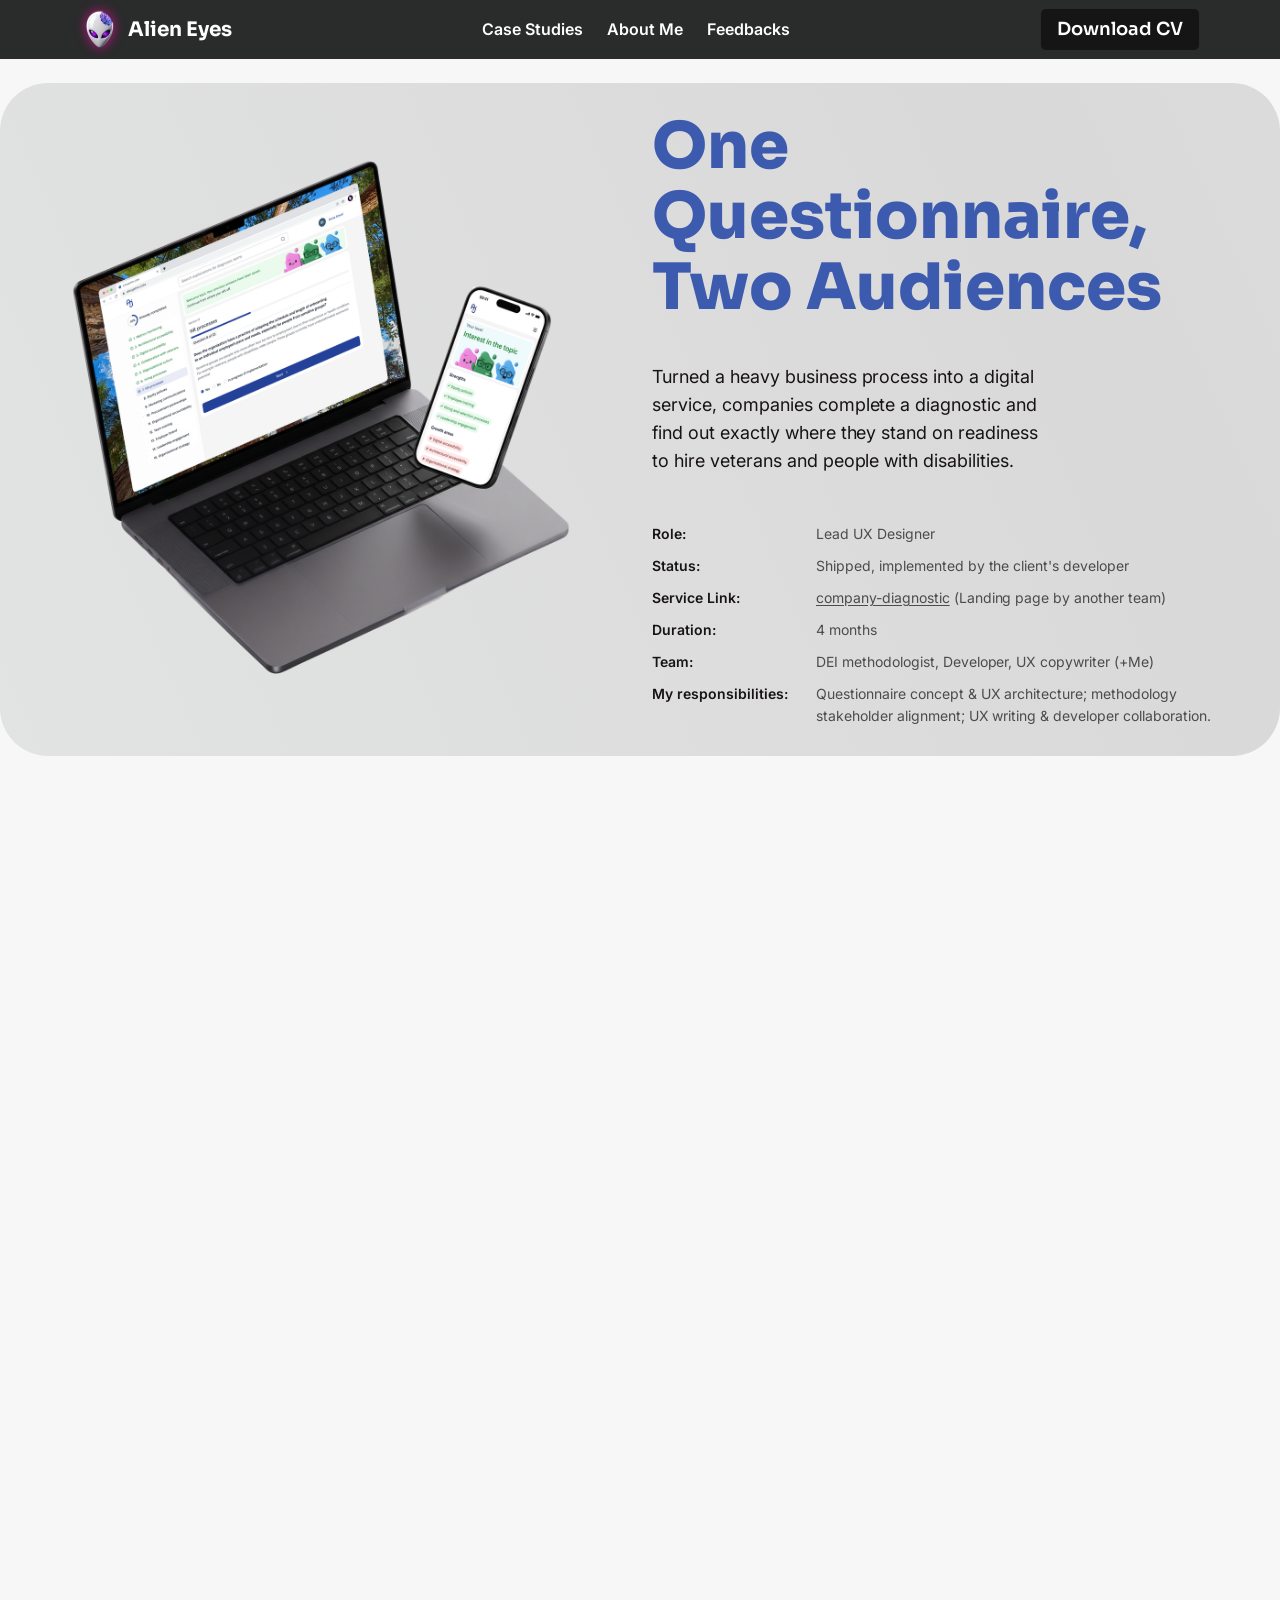
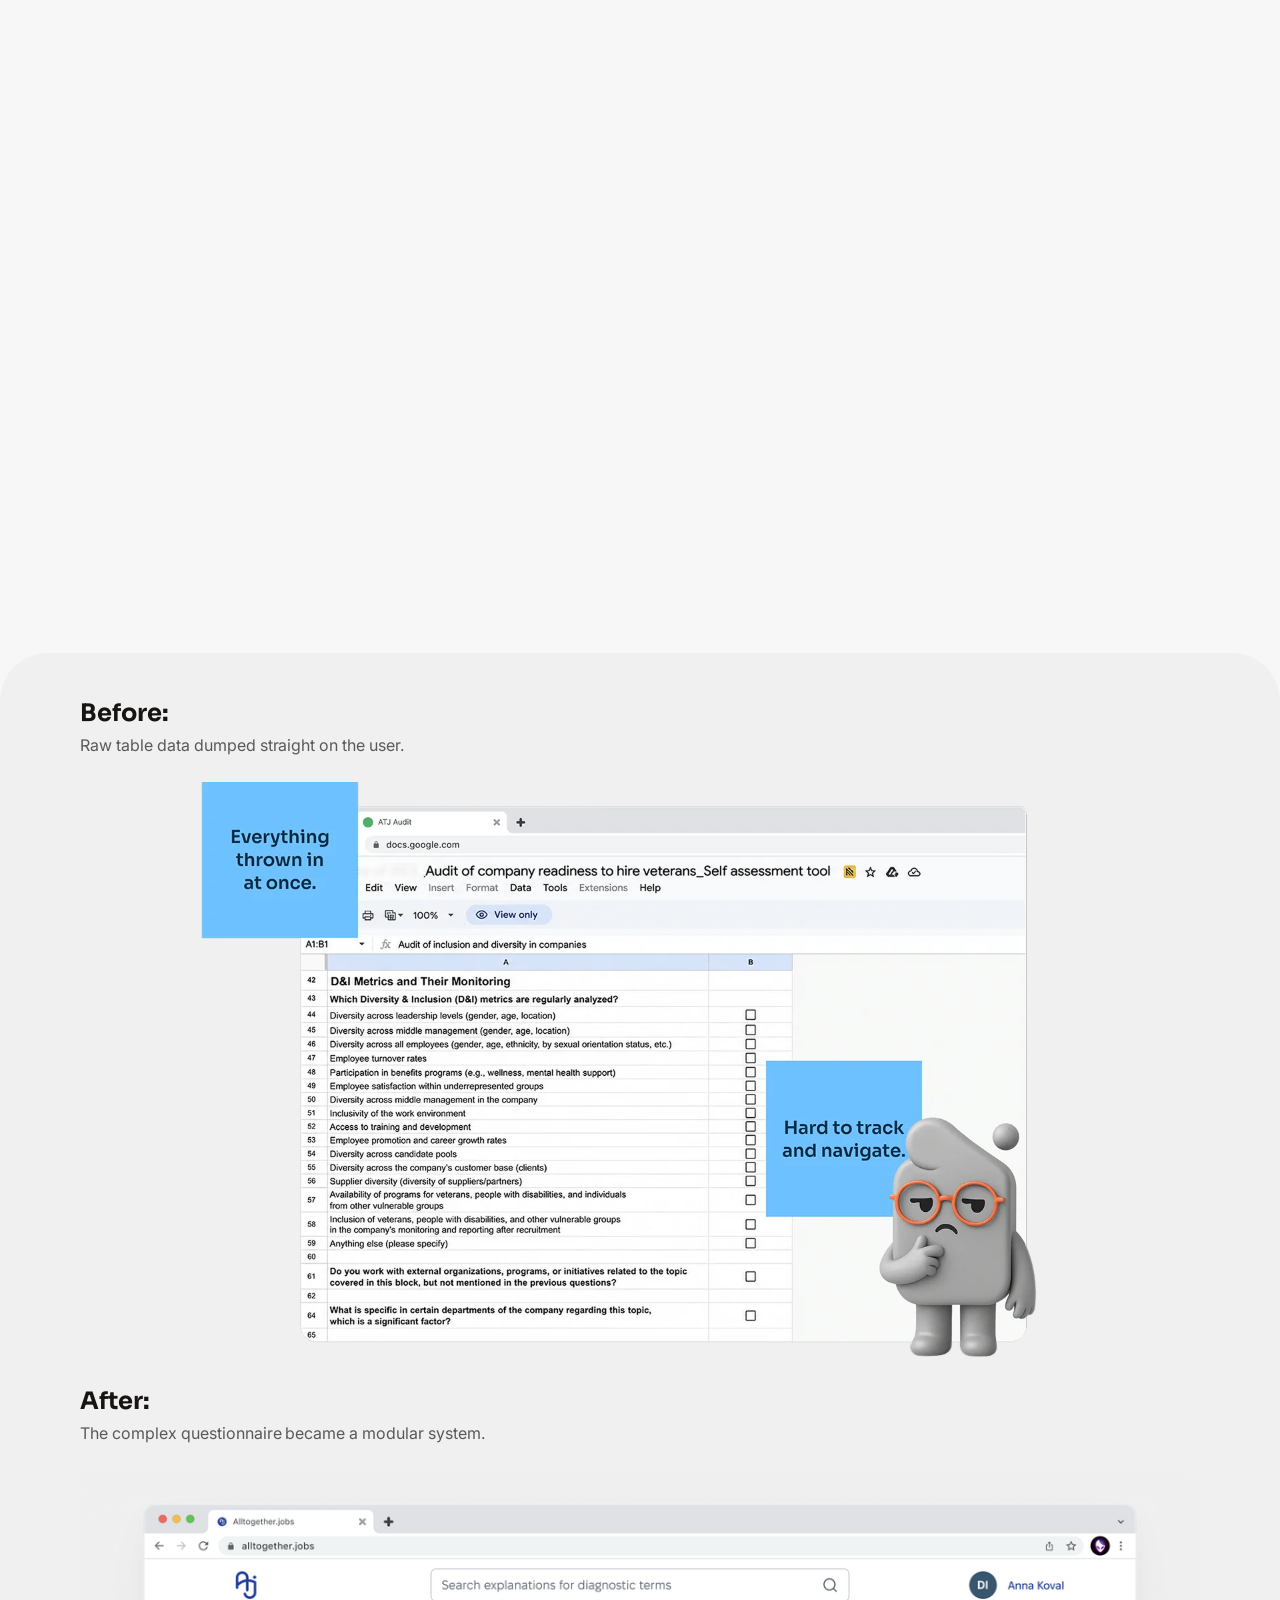
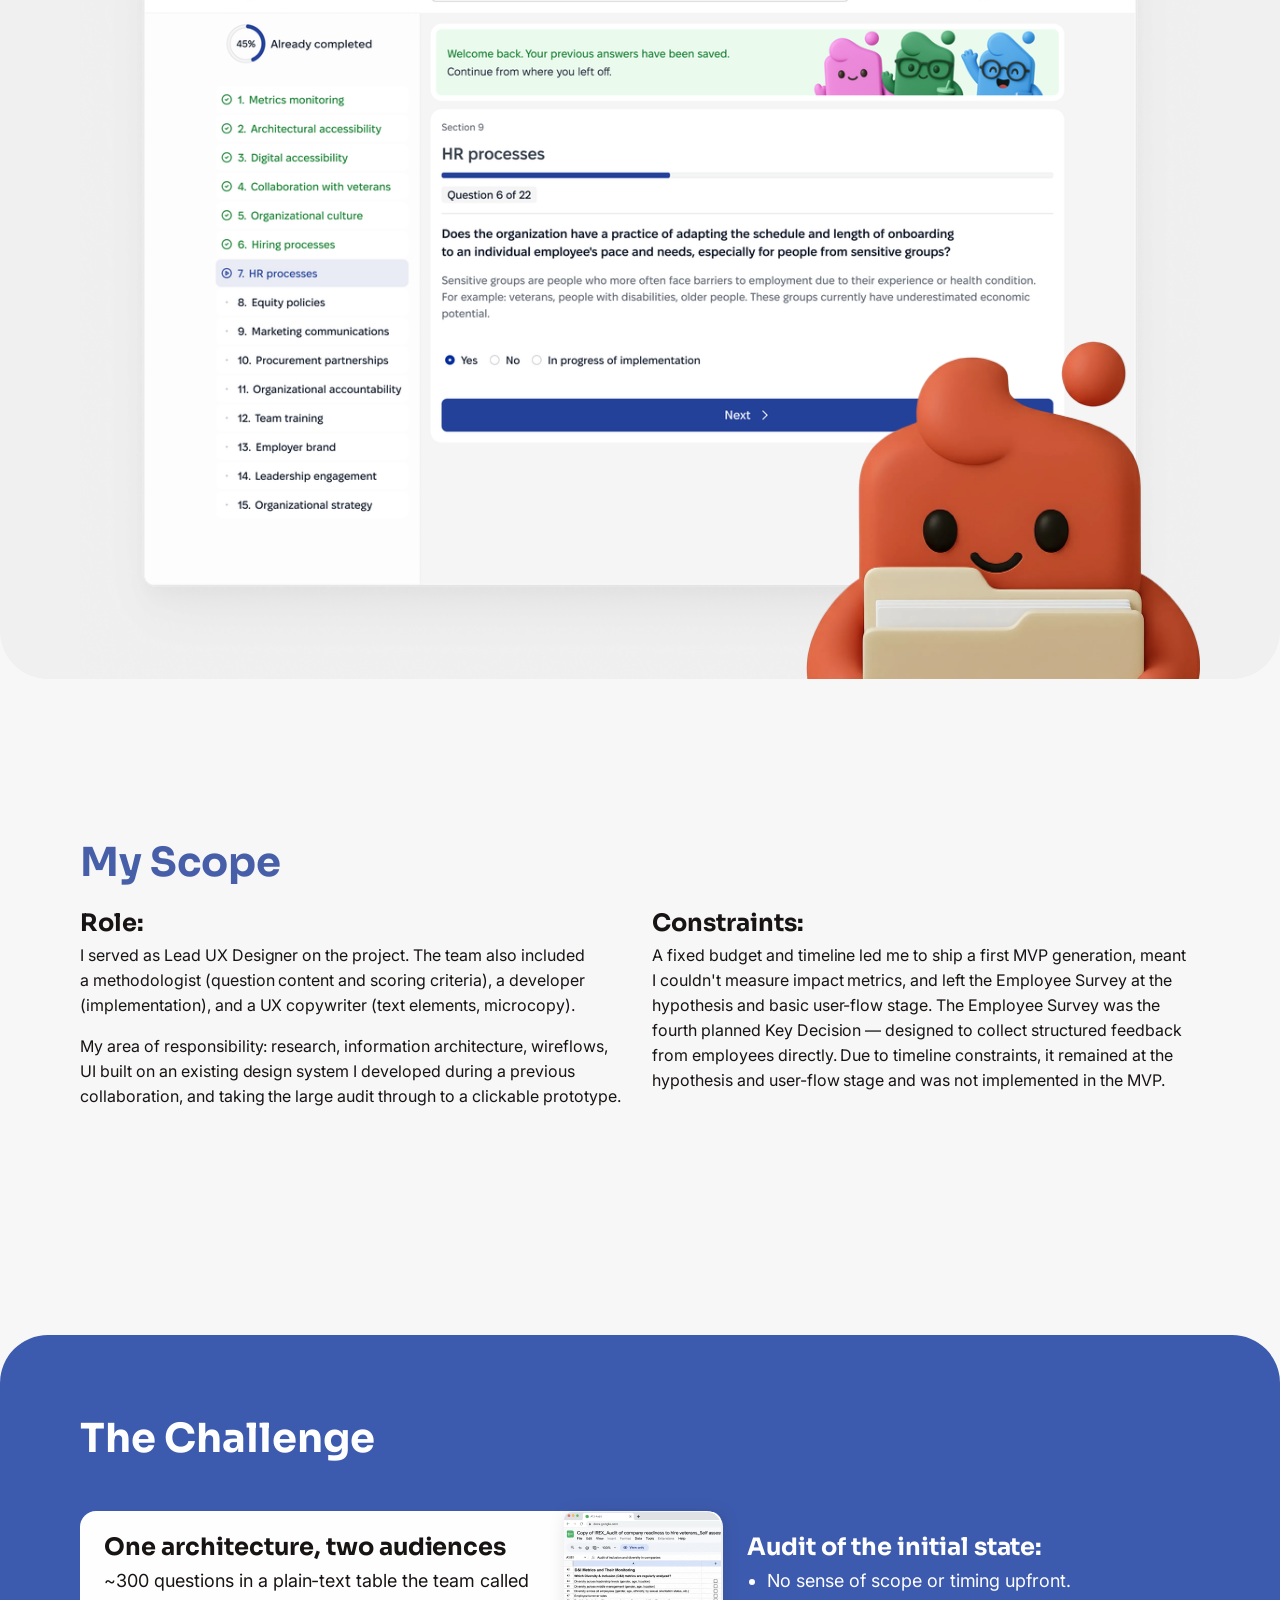
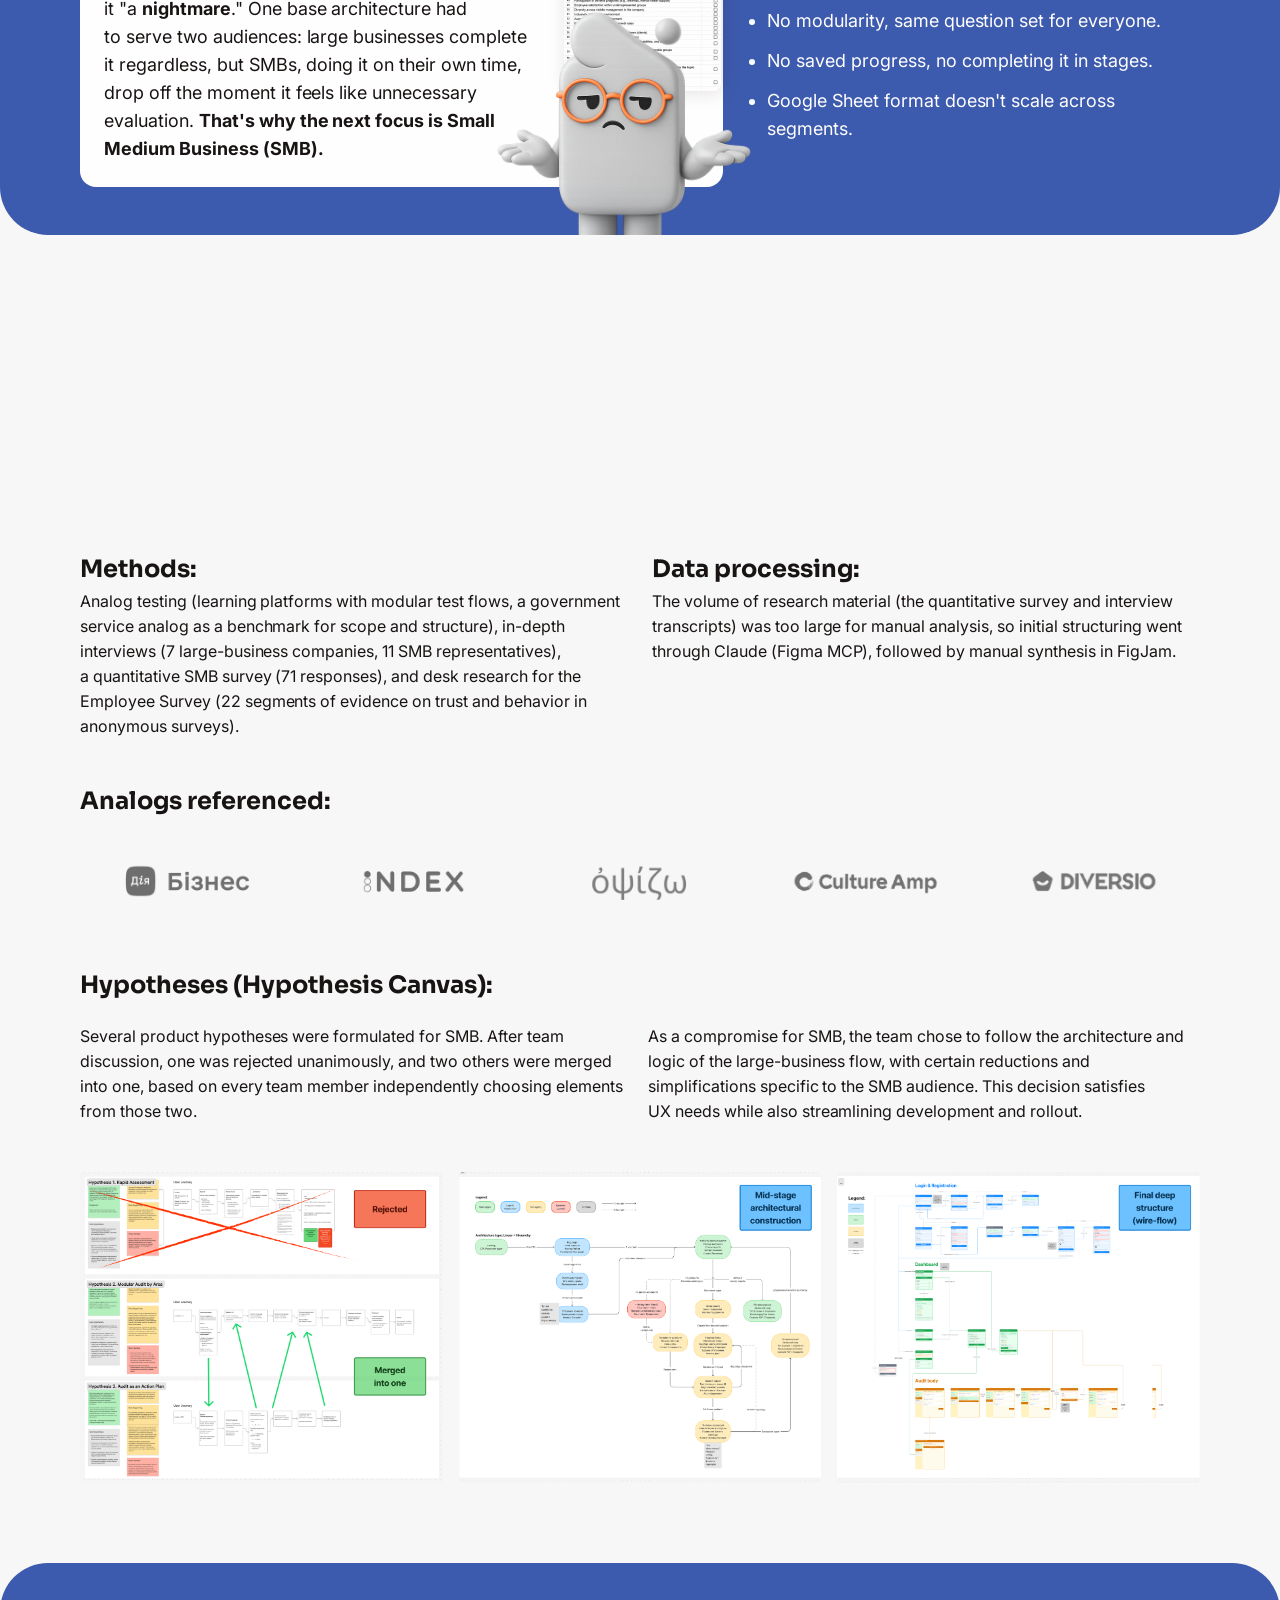
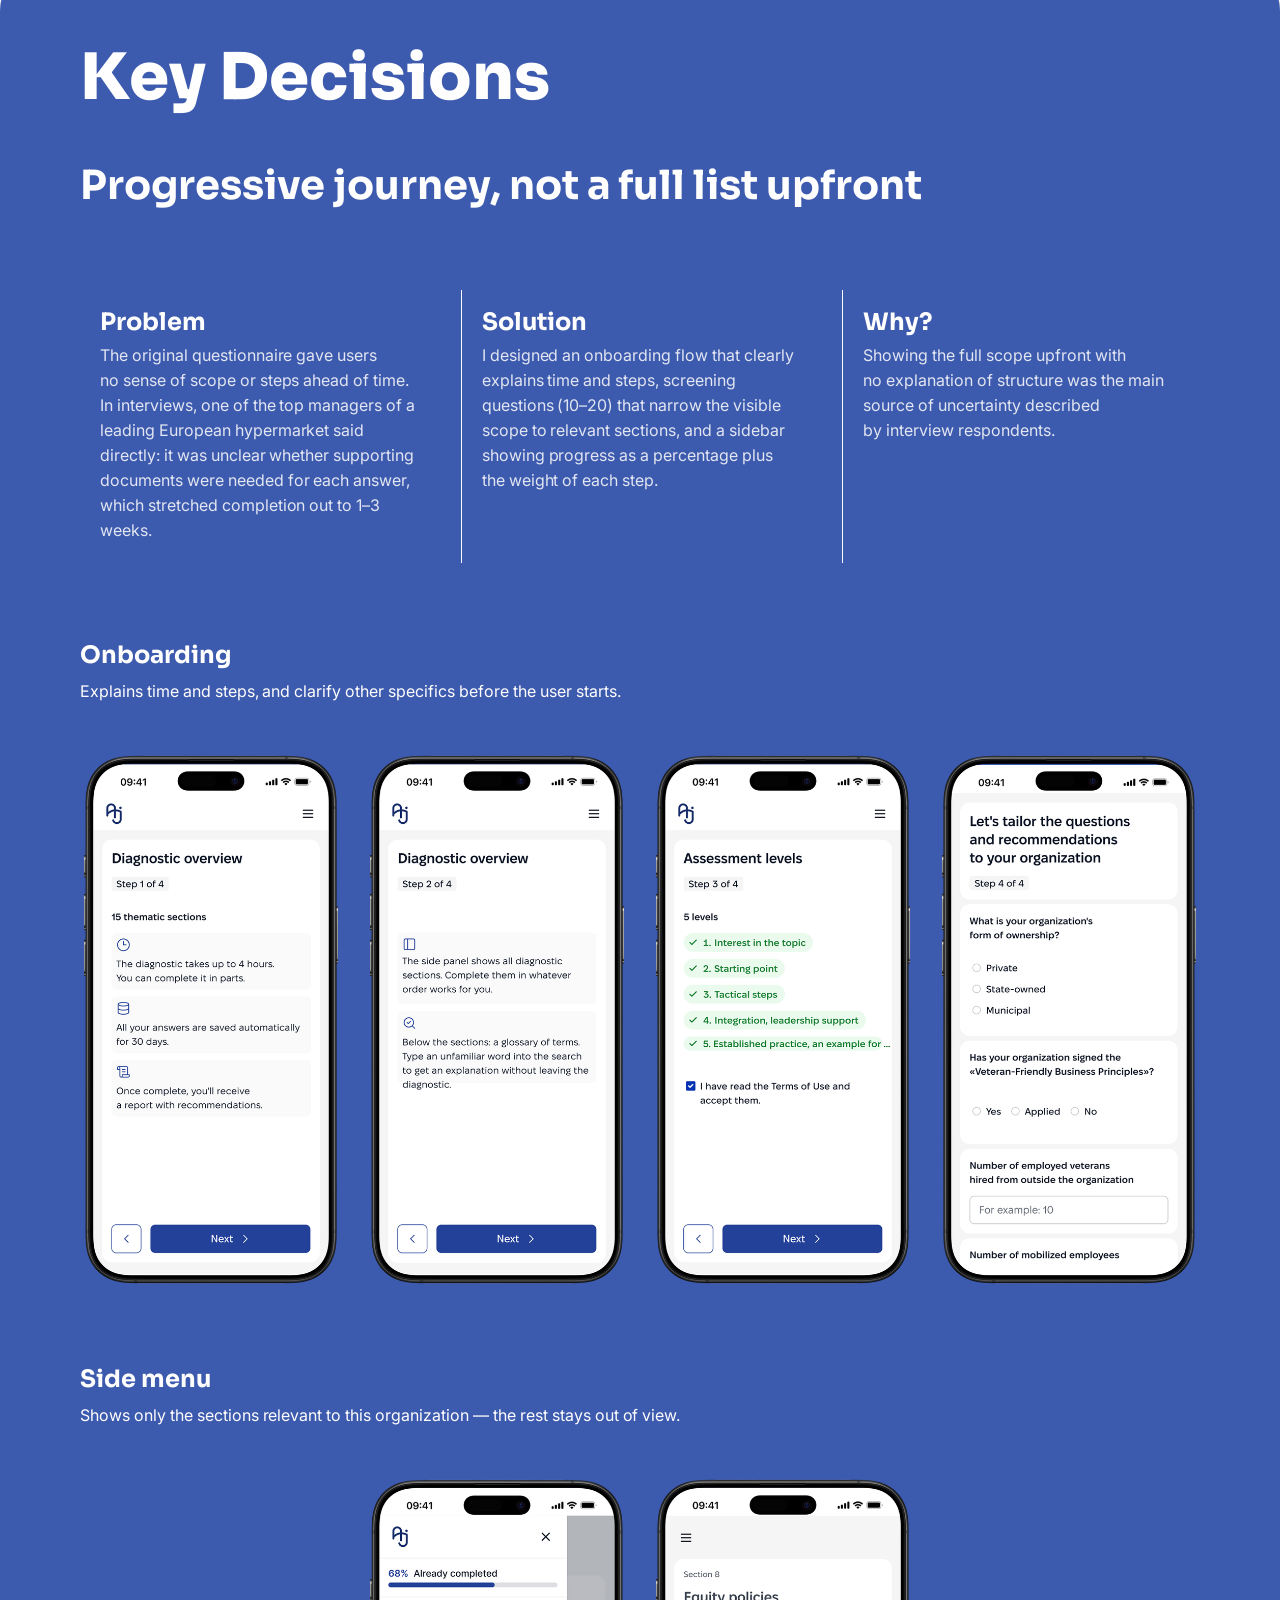
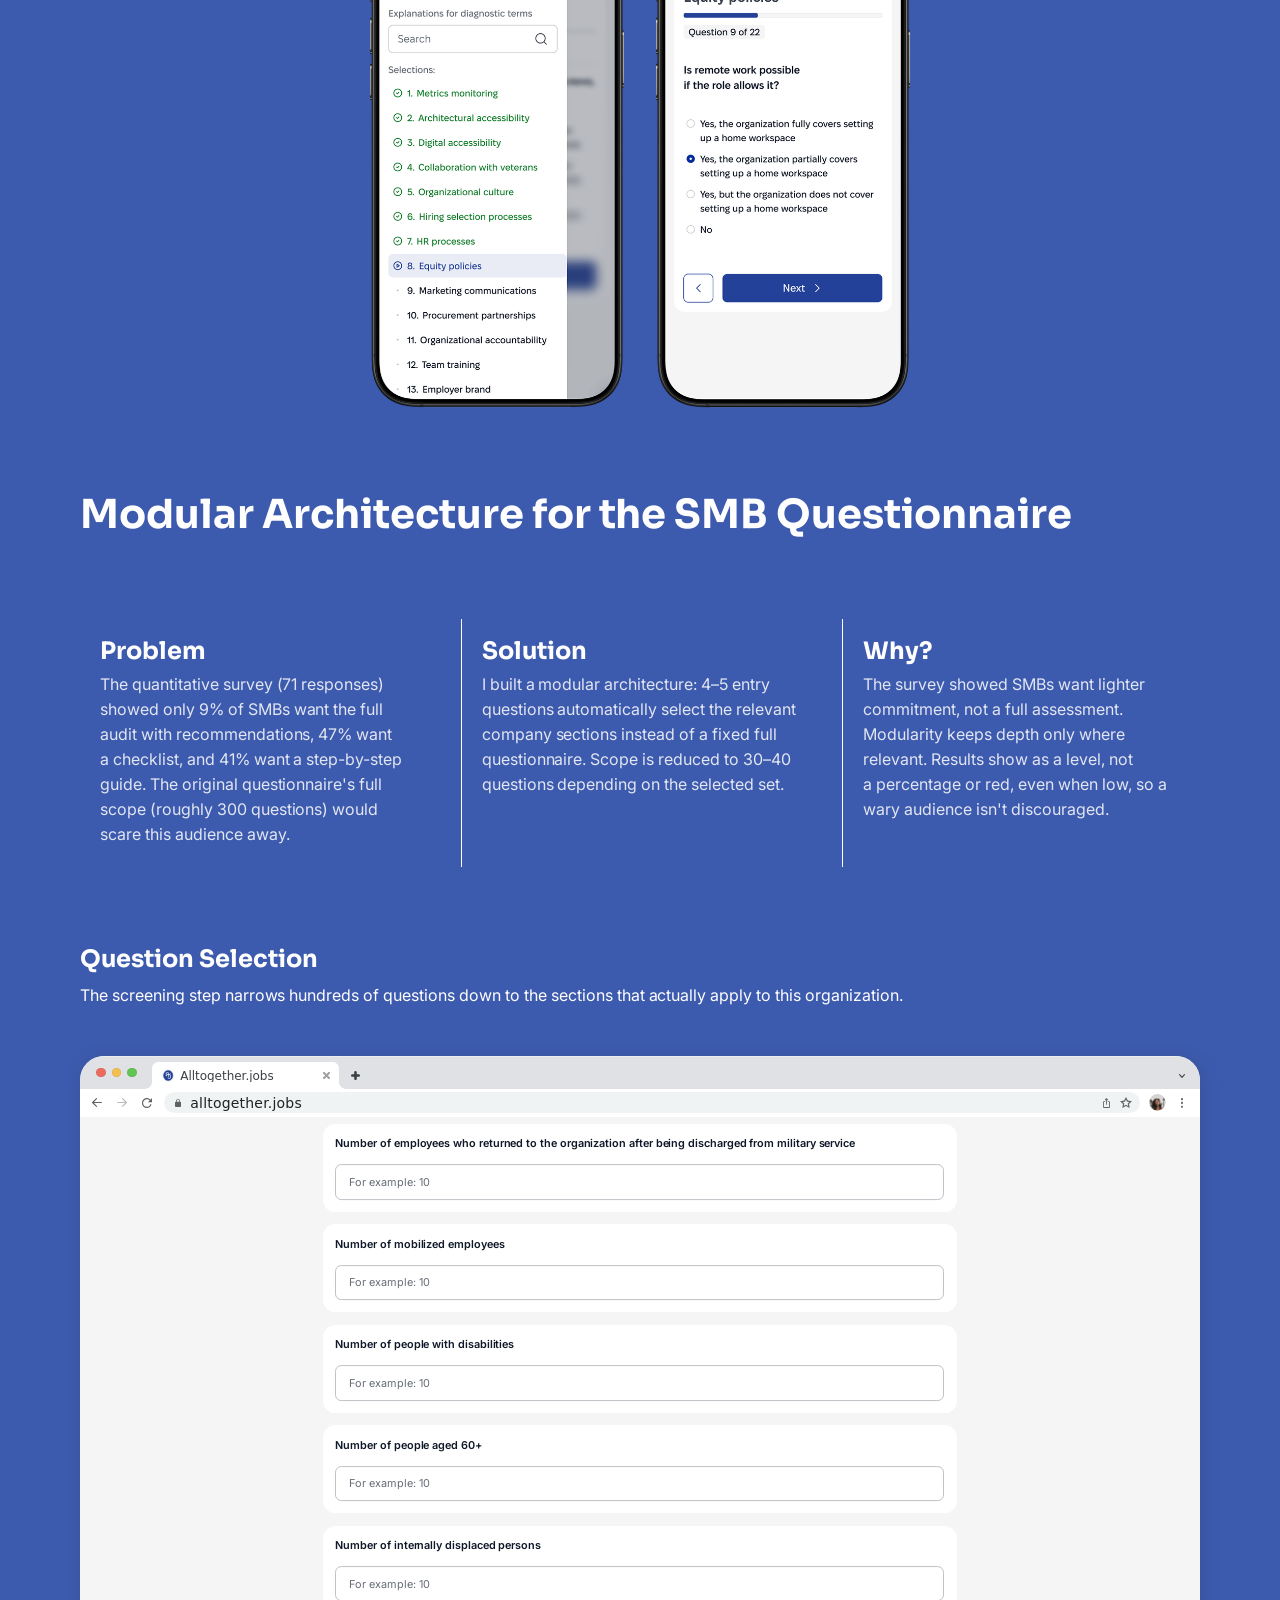
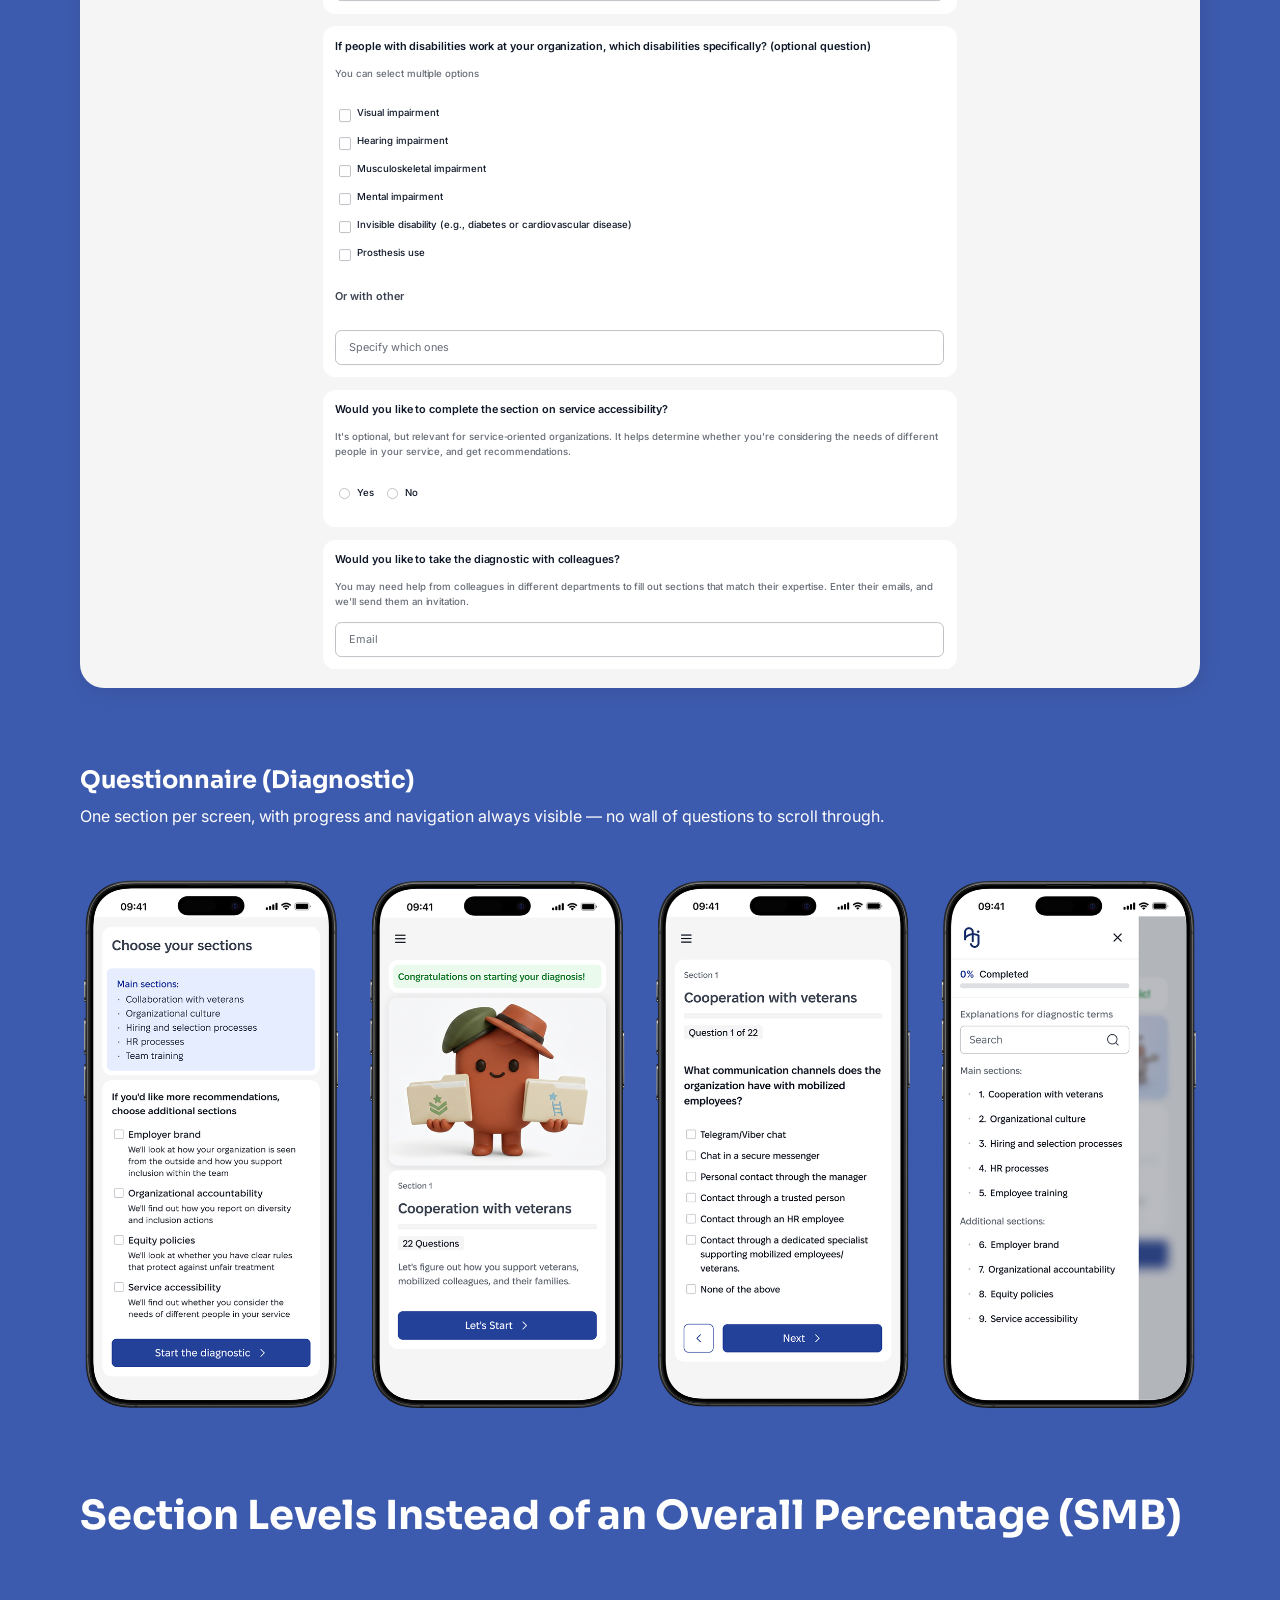
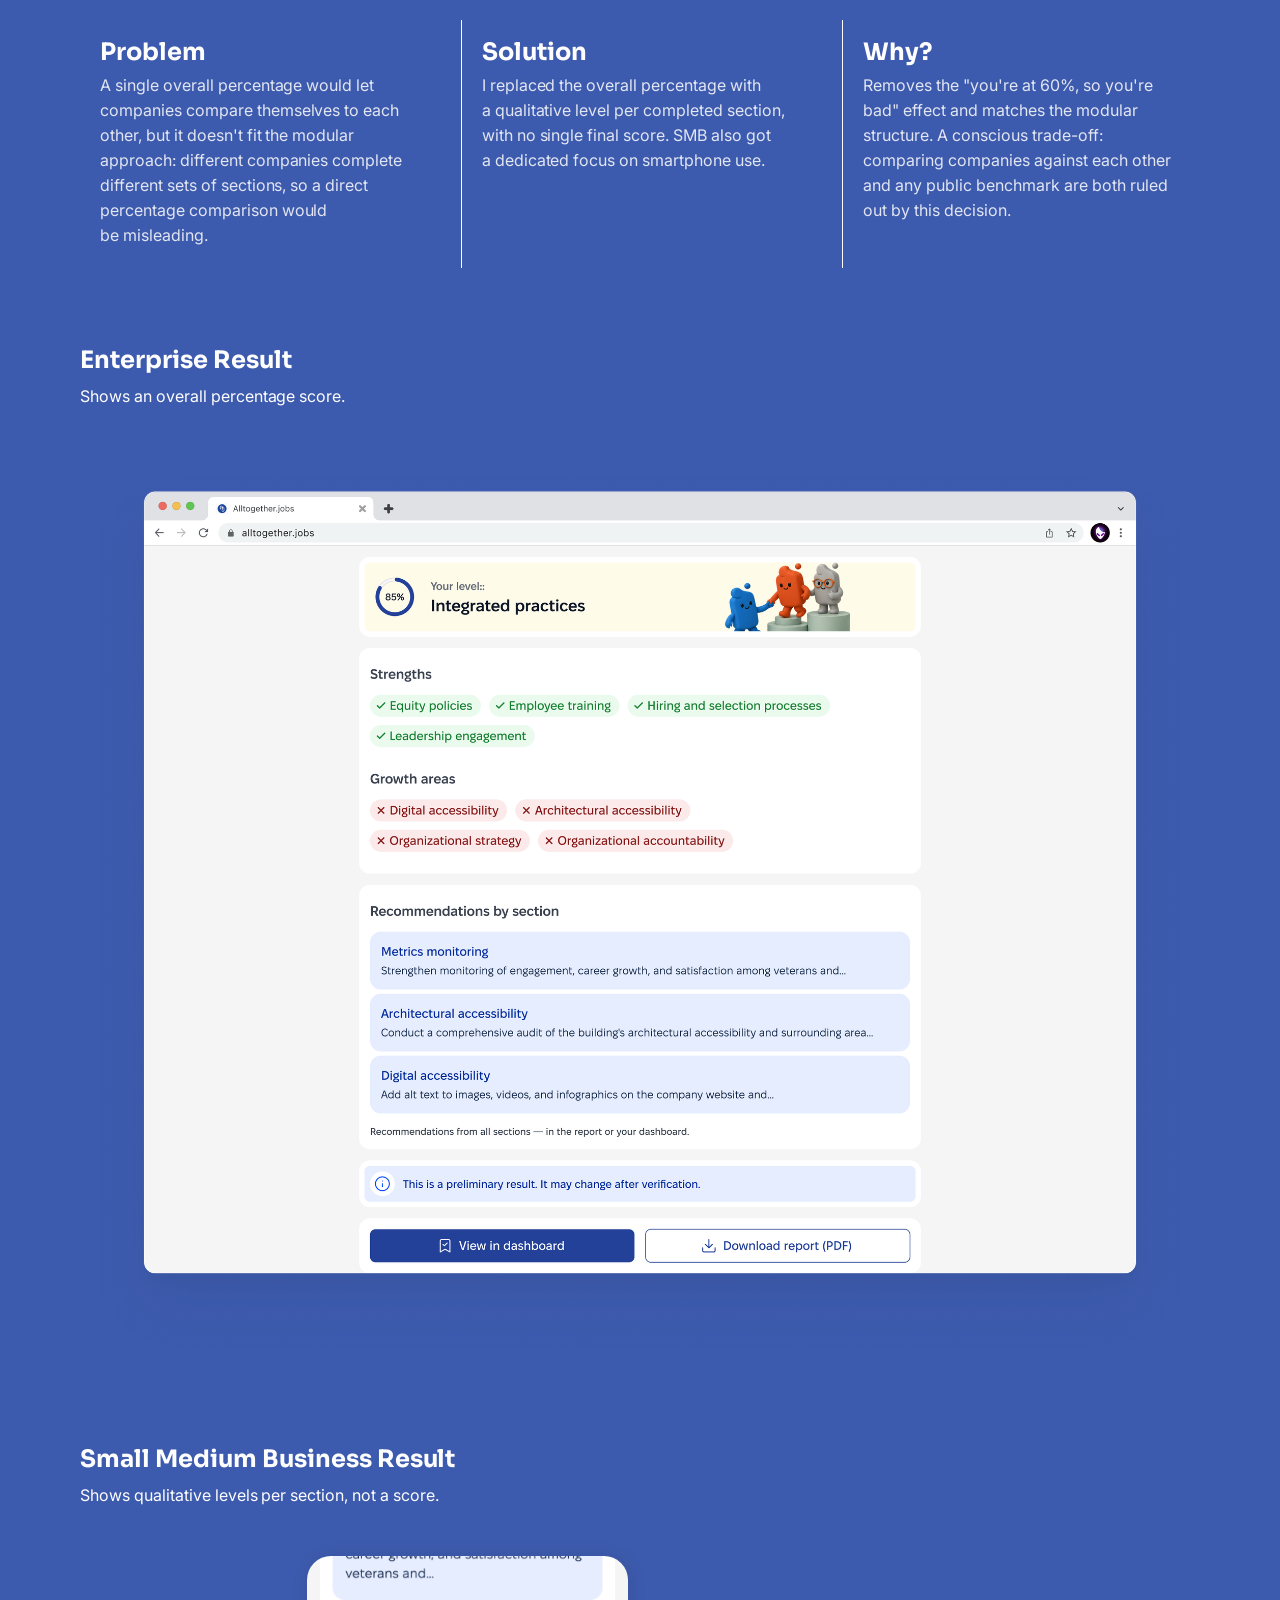
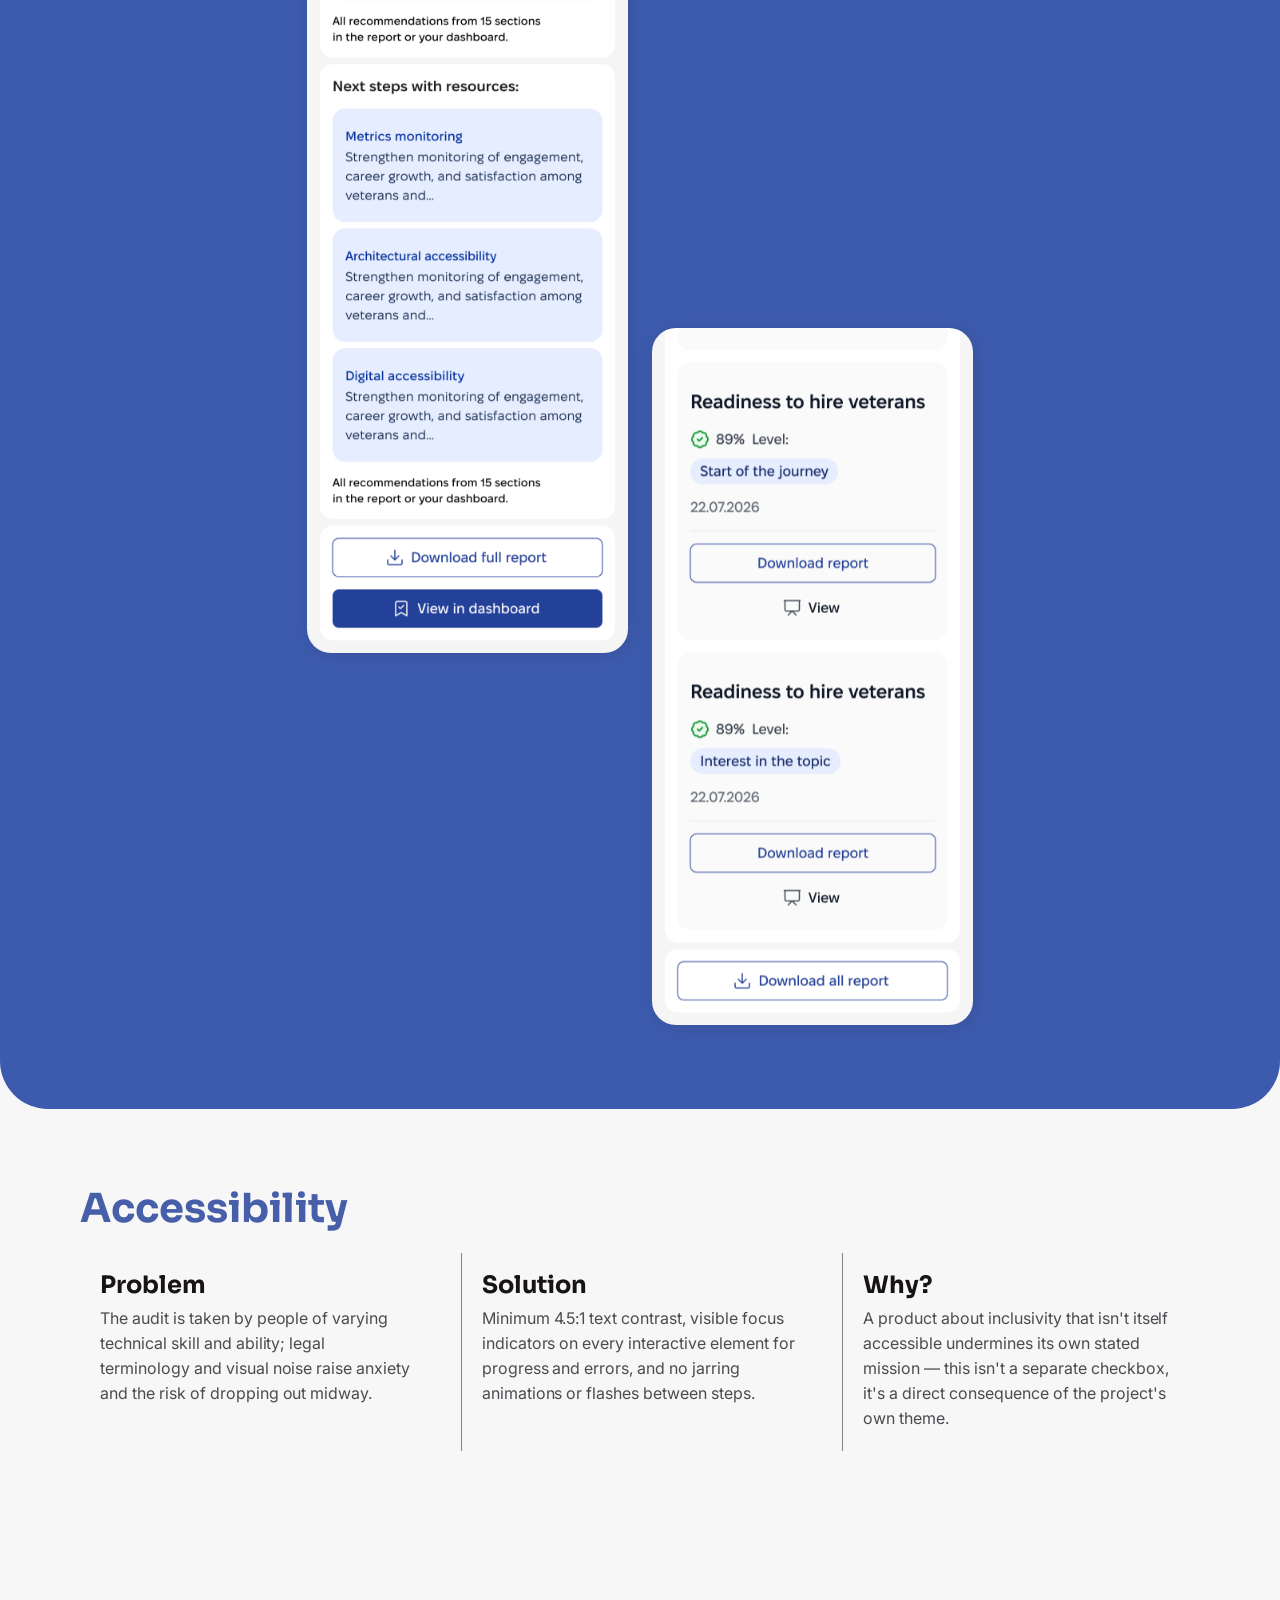
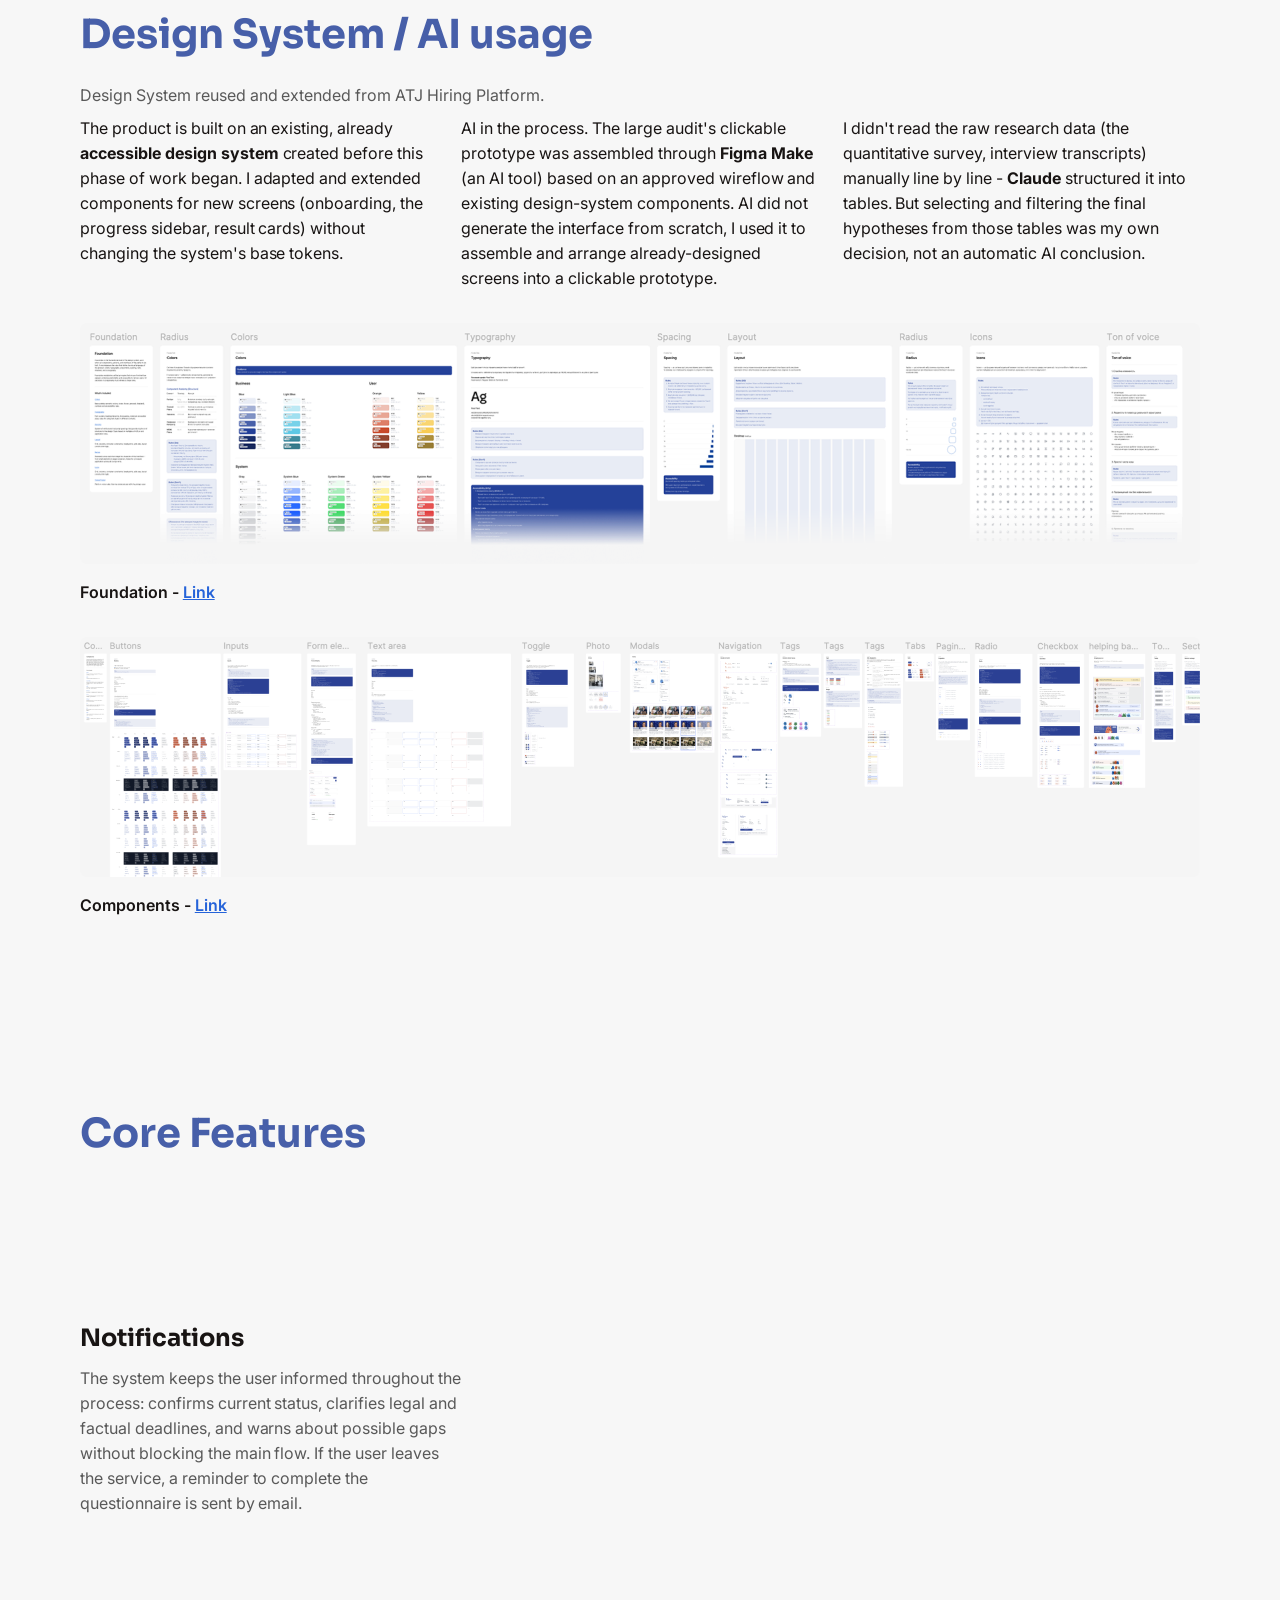
<file: case-atj-2.html>
<!doctype html>
<html lang="en">
  <head>
    <meta charset="UTF-8" />
    <meta name="viewport" content="width=device-width, initial-scale=1.0" />
    <!-- Clean URL: GitHub Pages can't do server-side redirects, so when
         the page is opened with .html (or /index.html), swap the address
         bar to the extensionless form (no reload, query/hash kept). -->
    <script>
      (function () {
        var p = location.pathname;
        if (/\.html$/.test(p)) {
          history.replaceState(null, "", p.replace(/index\.html$/, "").replace(/\.html$/, "") + location.search + location.hash);
        }
      })();
    </script>
    <title>ATJ DEI Audit — Modular Diagnostic Service | Alien Eyes</title>
    <meta name="description" content="Turned a heavy business process into a digital service, companies complete a diagnostic and find out exactly where they stand on readiness to hire veterans and people with disabilities." />
    <link rel="canonical" href="https://alieneyes.ink/case-atj-2" />
    <link rel="icon" type="image/png" sizes="32x32" href="assets/icons/favicon-32.png" />
    <link rel="icon" type="image/png" sizes="16x16" href="assets/icons/favicon-16.png" />
    <link rel="apple-touch-icon" sizes="180x180" href="assets/icons/favicon-180.png" />

    <!-- Open Graph / LinkedIn / Facebook preview -->
    <meta property="og:type" content="article" />
    <meta property="og:url" content="https://alieneyes.ink/case-atj-2" />
    <meta property="og:site_name" content="Alien Eyes" />
    <meta property="og:title" content="ATJ DEI Audit — Modular Diagnostic Service" />
    <meta property="og:description" content="Turned a heavy business process into a digital service, companies complete a diagnostic and find out exactly where they stand on readiness to hire veterans and people with disabilities." />
    <meta property="og:image" content="https://alieneyes.ink/assets/case-atj-2/figma/mockup-atj2.webp" />
    <meta property="og:image:alt" content="ATJ DEI Audit shown on laptop and mobile" />
    <meta name="twitter:card" content="summary_large_image" />
    <meta name="twitter:title" content="ATJ DEI Audit — Modular Diagnostic Service" />
    <meta name="twitter:description" content="Turned a heavy business process into a digital service, companies complete a diagnostic and find out exactly where they stand on readiness to hire veterans and people with disabilities." />
    <meta name="twitter:image" content="https://alieneyes.ink/assets/case-atj-2/figma/mockup-atj2.webp" />
    <link rel="preconnect" href="https://fonts.googleapis.com" />
    <link rel="preconnect" href="https://fonts.gstatic.com" crossorigin />
    <link
      href="https://fonts.googleapis.com/css2?family=Inter:wght@400;500;600;700&family=Sora:wght@700;800&display=swap"
      rel="stylesheet"
    />
    <link rel="stylesheet" href="css/tokens.css" />
    <link rel="stylesheet" href="css/base.css" />
    <link rel="stylesheet" href="css/typography.css" />
    <link rel="stylesheet" href="css/nav.css" />
    <link rel="stylesheet" href="css/footer.css" />
    <link rel="stylesheet" href="css/buttons.css" />
    <link rel="stylesheet" href="css/home.css" />
    <link rel="stylesheet" href="css/reveal.css" />
    <link rel="stylesheet" href="css/case-motion.css" />
    <link rel="stylesheet" href="css/case-atj-2.css" />
    <link rel="stylesheet" href="css/case-meta.css" />
    <link rel="stylesheet" href="css/case-nav.css" />
    <link rel="stylesheet" href="css/link-shimmer.css" />
    <link rel="stylesheet" href="css/mobile.css" />
    <!-- Microsoft Clarity analytics -->
    <script type="text/javascript">
      (function(c,l,a,r,i,t,y){
          c[a]=c[a]||function(){(c[a].q=c[a].q||[]).push(arguments)};
          t=l.createElement(r);t.async=1;t.src="https://www.clarity.ms/tag/"+i;
          y=l.getElementsByTagName(r)[0];y.parentNode.insertBefore(t,y);
      })(window, document, "clarity", "script", "yk9nw8fhah");
    </script>
  </head>
  <body class="case-page atj2-page">
    <!-- UI: GLOBAL-NAV-01 | Site navigation | shared component, reused unchanged -->
    <nav class="site-nav site-nav--case">
      <a class="nav-logo" href="./">
        <span class="nav-logo__icon">
          <img class="nav-logo__avatar" src="assets/icons/logo-avatar.png" alt="" />
        </span>
        <span class="nav-logo__text">Alien Eyes</span>
      </a>
      <a class="nav-back" href="./" aria-label="Back to home">
        <svg viewBox="0 0 8 14" fill="none" aria-hidden="true">
          <path
            d="M7 1L1 7L7 13"
            stroke="currentColor"
            stroke-width="2"
            stroke-linecap="square"
            stroke-linejoin="round"
          />
        </svg>
      </a>

      <div class="nav-menu">
        <div class="nav-links">
          <a class="nav-links__link" href="./#case-studies">Case Studies</a>
          <a class="nav-links__link" href="about">About Me</a>
          <a class="nav-links__link" href="./#feedbacks">Feedbacks</a>
        </div>

        <a class="nav-cta" href="https://drive.google.com/file/d/1uxq4yHa0sPYmIgp1zuLN3ROoY8mF3kdx/view?usp=sharing" target="_blank" rel="noopener">Download CV</a>
        <a class="nav-cta nav-cta--contact" href="https://www.linkedin.com/in/romsvid/" target="_blank" rel="noopener" data-popup="contact">Contact Me</a>
      </div>

      <button class="nav-toggle" type="button" aria-label="Toggle menu" aria-expanded="false">
        <span class="nav-toggle__bar"></span>
        <span class="nav-toggle__bar"></span>
        <span class="nav-toggle__bar"></span>
      </button>
    </nav>

    <main>
      <!-- UI: CASE03-HERO-01 | Hero | matches Figma "Hero" (418:31417), synced 2026-09-10 -->
      <section class="atj2-hero" data-reveal>
        <div class="atj2-hero__media">
          <img src="assets/case-atj-2/figma/mockup-atj2.webp" alt="ATJ DEI Audit shown on laptop and mobile" />        </div>
        <div class="atj2-hero__content">
          <h1 class="atj2-hero__title">One Questionnaire, Two Audiences</h1>
          <p class="body-large atj2-hero__desc">
            Turned a heavy business process into a digital service,
            companies complete a diagnostic and find out exactly where
            they stand on readiness to hire veterans and people with
            disabilities.
          </p>
          <div class="atj2-hero__meta-row">
            <!-- Case meta: text and links as in Figma (QA/Updates page, hero data block, 2026-11-23) -->
            <dl class="case-meta">
              <div class="case-meta__row">
                <dt>Role:</dt>
                <dd>Lead UX Designer</dd>
              </div>
              <div class="case-meta__row">
                <dt>Status:</dt>
                <dd>Shipped, implemented by the client's developer</dd>
              </div>
              <div class="case-meta__row">
                <dt>Service Link:</dt>
                <dd><a href="https://alltogether.jobs/company-diagnostic" target="_blank" rel="noopener">company-diagnostic</a> (Landing page by another team)</dd>
              </div>
              <div class="case-meta__row">
                <dt>Duration:</dt>
                <dd>4 months</dd>
              </div>
              <div class="case-meta__row">
                <dt>Team:</dt>
                <dd>DEI methodologist, Developer, UX copywriter (+Me)</dd>
              </div>
              <div class="case-meta__row">
                <dt>My responsibilities:</dt>
                <dd>Questionnaire concept &amp; UX architecture; methodology stakeholder alignment; UX writing &amp; developer collaboration.</dd>
              </div>
            </dl>
          </div>
        </div>
      </section>

      <!-- UI: CASE03-IMPACT-01 | Impact | Figma "Section:margin" (982:23736): Hero, Impact, Case nav, Context -->
      <section class="atj2-section atj2-impact" data-m-impact>
        <p class="atj2-eyebrow" data-reveal>Impact:</p>
        <div class="atj2-facts" data-reveal-group>
          <div class="atj2-facts__item">
            <h3>~300 Questions</h3>
            <p class="body-main">In total audit form</p>
          </div>
          <div class="atj2-facts__item">
            <h3>Two Product Tracks</h3>
            <p class="body-main">Enterprise and SMB</p>
          </div>
          <div class="atj2-facts__item">
            <h3>18 User interviews</h3>
            <p class="body-main">7 Enterprise + 11 SMB</p>
          </div>
          <div class="atj2-facts__item">
            <h3>30–40 Questions</h3>
            <p class="body-main">In the SMB version, down from ~300</p>
          </div>
        </div>
      </section>

      <!-- UI: CASE-NAV-01 | Case section nav: in flow under the hero (and Impact), sticks under the header | Figma "Case nav / Sticky" (987:4210); css/case-nav.css + js/case-nav.js -->
      <nav class="case-nav" aria-label="Case sections" data-case-nav data-case="atj2">
        <div class="case-nav__lead">
          <!-- standard component 987:4210: arrow + Home + divider -->
          <div class="case-nav__home">
            <a class="case-nav__item case-nav__back" href="/#case-studies">
              <img class="case-nav__chevron" src="assets/icons/case-nav-chevron.svg" alt="" aria-hidden="true" />
              Home
            </a>
            <span class="case-nav__divider" aria-hidden="true"><img src="assets/icons/case-nav-divider.svg" alt="" /></span>
          </div>
        </div>
        <a class="case-nav__item" href="#cs-context" data-case-target="cs-context">Context</a>
        <a class="case-nav__item" href="#cs-challenge" data-case-target="cs-challenge">Challenge</a>
        <a class="case-nav__item" href="#cs-research" data-case-target="cs-research">Research</a>
        <a class="case-nav__item" href="#cs-key-decisions" data-case-target="cs-key-decisions">Key Decisions</a>
        <a class="case-nav__item" href="#cs-core-features" data-case-target="cs-core-features">Core Features</a>
        <a class="case-nav__item" href="#cs-results" data-case-target="cs-results">Results</a>
        <p class="case-nav__role"><b>Role:</b> <span>Lead UX Designer</span></p>
      </nav>

      <!-- UI: CASE03-CONTEXT-01 | Context (Source / Goal) | matches Figma "Context - Selection" (418:31428) -->
      <section id="cs-context" data-case-section class="atj2-section" data-m-screen>
        <p class="atj2-eyebrow atj2-eyebrow--lg" data-reveal>Context</p>
        <div class="atj2-context__grid" data-reveal-group>
          <div class="atj2-context__col">
            <h3 class="cs-subtitle">Source:</h3>
            <p class="body-main">
              The organization came with an inclusivity questionnaire
              containing roughly 300 unstructured questions in a Google
              Sheet. It was a data-heavy, user-unfriendly format that
              failed to account for the different needs of businesses.
            </p>
            <p class="body-main">
              I turned it into a modular digital product: 15–16
              structured sections and a complete path for enterprise
              clients, plus a separate, shortened 30–40 question version
              for small and medium-sized businesses — instead of one
              fixed scope for everyone.
            </p>
          </div>
          <div class="atj2-context__col">
            <h3 class="cs-subtitle">Goal:</h3>
            <p class="body-main">
              Move inclusivity assessment out of Google Forms and Excel
              sheets into a digital service. Two core users: enterprise
              clients completing a full diagnostic as part of a
              corporate process, and small-to-medium businesses
              completing a lighter version on their own initiative.
            </p>
          </div>
        </div>
      </section>

      <!-- UI: CASE03-HEROSELECT-01 | Before / After | matches Figma "Hero - Selection" (418:31438) -->
      <section class="atj2-section">
        <div class="atj2-heroselect" data-reveal-group>
          <div class="atj2-heroselect__block">
            <h3>Before:</h3>
            <p class="body-main">Raw table data dumped straight on the user.</p>
            <div class="atj2-heroselect__media">
              <!-- IMAGE: composite illustration (messy sheet + annotations + mascot) | draft asset from Figma -->
              <img loading="lazy" width="1680" height="875" src="assets/case-atj-2/figma/contrast-before.webp" alt="Raw, unstructured questionnaire in a Google Sheet, annotated as hard to track and navigate" data-zoom />
            </div>
          </div>
          <div class="atj2-heroselect__block">
            <h3>After:</h3>
            <p class="body-main">The complex questionnaire became a modular system.</p>
            <div class="atj2-heroselect__after-media">
              <!-- IMAGE: modular audit body screenshot | draft asset from Figma -->
              <img loading="lazy" width="1200" height="866" class="atj2-heroselect__main" src="assets/case-atj-2/figma/contrast-after-main.webp" alt="Modular audit body with sidebar, progress and welcome message" data-zoom />
              <!-- IMAGE: mascot accent | draft asset from Figma -->
              <img loading="lazy" width="800" height="1101" class="atj2-heroselect__accent" src="assets/case-atj-2/figma/contrast-after-accent.webp" alt="" aria-hidden="true" />
            </div>
          </div>
        </div>
      </section>

      <!-- UI: CASE03-SCOPE-01 | My Scope | matches Figma "My Scope - Selection" (418:31464) -->
      <section class="atj2-section" data-m-screen>
        <p class="atj2-eyebrow atj2-eyebrow--lg" data-reveal>My Scope</p>
        <div class="atj2-scope__grid" data-reveal-group>
          <div class="atj2-scope__col">
            <h3 class="cs-subtitle">Role:</h3>
            <p class="body-main">
              I served as Lead UX Designer on the project. The team also
              included a methodologist (question content and scoring
              criteria), a developer (implementation), and a UX
              copywriter (text elements, microcopy).
            </p>
            <p class="body-main">
              My area of responsibility: research, information
              architecture, wireflows, UI built on an existing design
              system I developed during a previous collaboration, and
              taking the large audit through to a clickable prototype.
            </p>
          </div>
          <div class="atj2-scope__col">
            <h3 class="cs-subtitle">Constraints:</h3>
            <p class="body-main">
              A fixed budget and timeline led me to ship a first MVP
              generation, meant I couldn't measure impact metrics, and
              left the Employee Survey at the hypothesis and basic
              user-flow stage. The Employee Survey was the fourth planned
              Key Decision — designed to collect structured feedback from
              employees directly. Due to timeline constraints, it remained
              at the hypothesis and user-flow stage and was not
              implemented in the MVP.
            </p>
          </div>
        </div>
      </section>

      <!-- UI: CASE03-CHALLENGE-01 | The Challenge | matches Figma "Challenge - Section" (418:31487) -->
      <section id="cs-challenge" data-case-section class="atj2-section atj2-section--challenge" data-focus data-m-screen>
        <div class="atj2-challenge" data-reveal>
          <p class="atj2-challenge__eyebrow">The Challenge</p>
          <div class="atj2-challenge__content">
            <div class="atj2-challenge__card">
              <h3 class="cs-subtitle">One architecture, two audiences</h3>
              <p>
                ~300 questions in a plain-text table the team called it
                "a <strong>nightmare</strong>." One base architecture had
                to serve two audiences: large businesses complete it
                regardless, but SMBs, doing it on their own time, drop
                off the moment it feels like unnecessary evaluation.
                <strong>That's why the next focus is Small Medium
                Business (SMB).</strong>
              </p>
              <!-- IMAGE: browser sheet accent (top-right, near-flush per Figma "Mascot accent shape", formerly "Before 1") | draft asset from Figma -->
              <img loading="lazy" width="157" height="179" class="atj2-challenge__illustration" src="assets/case-atj-2/figma/challenge-sheet-badge.png" alt="" aria-hidden="true" />
              <!-- IMAGE: mascot accent — intentionally overflows the card's right/bottom edge per
                   Figma "Mascot illustration" (formerly "ChatGPT Image 7 серп. 2026 р., 13_19_51 1"); clipped by the gradient block -->
              <img loading="lazy" width="600" height="600" class="atj2-challenge__mascot" src="assets/case-atj-2/figma/challenge-mascot-crop.webp" alt="" aria-hidden="true" />
            </div>
            <div class="atj2-challenge__context">
              <h3 class="cs-subtitle">Audit of the initial state:</h3>
              <ul>
                <li>No sense of scope or timing upfront.</li>
                <li>No modularity, same question set for everyone.</li>
                <li>No saved progress, no completing it in stages.</li>
                <li>Google Sheet format doesn't scale across segments.</li>
              </ul>
            </div>
          </div>
        </div>
      </section>

      <!-- UI: CASE03-RESEARCH-01 | Research | matches Figma "Research - Selection" (418:31505) -->
      <section id="cs-research" data-case-section class="atj2-section">
        <p class="atj2-eyebrow atj2-eyebrow--lg" data-reveal>Research</p>
        <div class="atj2-research__grid" data-reveal-group>
          <div>
            <h3 class="cs-subtitle">Methods:</h3>
            <p class="body-main">
              Analog testing (learning platforms with modular test flows,
              a government service analog as a benchmark for scope and
              structure), in-depth interviews (7 large-business
              companies, 11 SMB representatives), a quantitative SMB
              survey (71 responses), and desk research for the Employee
              Survey (22 segments of evidence on trust and behavior in
              anonymous surveys).
            </p>
          </div>
          <div>
            <h3 class="cs-subtitle">Data processing:</h3>
            <p class="body-main">
              The volume of research material (the quantitative survey
              and interview transcripts) was too large for manual
              analysis, so initial structuring went through Claude (Figma
              MCP), followed by manual synthesis in FigJam.
            </p>
          </div>
        </div>

        <p class="atj2-research__label">Analogs referenced:</p>
        <div class="atj2-logos" data-reveal-group>
          <a class="atj2-logos__item" href="https://business.diia.gov.ua/home/inclusion" target="_blank" rel="noopener">
            <img loading="lazy" width="224" height="76" src="assets/case-atj-2/figma/logo-diia.png" alt="Diia Business" />
          </a>
          <a class="atj2-logos__item" href="https://cei.org.ua/" target="_blank" rel="noopener">
            <img loading="lazy" width="224" height="76" src="assets/case-atj-2/figma/logo-cei.png" alt="CEI" />
          </a>
          <a class="atj2-logos__item" href="https://www.opsizo.eu/sat-emp.php" target="_blank" rel="noopener">
            <img loading="lazy" width="224" height="76" src="assets/case-atj-2/figma/logo-opsizo.png" alt="Opsizo" />
          </a>
          <a class="atj2-logos__item" href="https://www.cultureamp.com/" target="_blank" rel="noopener">
            <img loading="lazy" width="224" height="76" src="assets/case-atj-2/figma/logo-cultureamp.png" alt="Culture Amp" />
          </a>
          <a class="atj2-logos__item" href="https://diversio.com/" target="_blank" rel="noopener">
            <img loading="lazy" width="224" height="76" src="assets/case-atj-2/figma/logo-diversio.png" alt="Diversio" />
          </a>
        </div>

        <p class="atj2-research__label">Hypotheses (Hypothesis Canvas):</p>
        <div class="atj2-research__hypotheses" data-reveal-group>
          <p class="body-main">
            Several product hypotheses were formulated for SMB. After
            team discussion, one was rejected unanimously, and two others
            were merged into one, based on every team member
            independently choosing elements from those two.
          </p>
          <p class="body-main">
            As a compromise for SMB, the team chose to follow the
            architecture and logic of the large-business flow, with
            certain reductions and simplifications specific to the SMB
            audience. This decision satisfies UX needs while also
            streamlining development and rollout.
          </p>
        </div>

        <div class="atj2-research__images" data-reveal-group>
          <!-- IMAGE: Hypothesis Canvas board | draft asset from Figma -->
          <div><img loading="lazy" width="2200" height="1878" src="assets/case-atj-2/figma/research-wf1.webp" alt="Hypothesis Canvas board — rejected and merged hypotheses" data-zoom-set="flows" /></div>
          <!-- IMAGE: mid-stage architecture flow diagram | draft asset from Figma -->
          <div><img loading="lazy" width="2200" height="1841" src="assets/case-atj-2/figma/research-wf2.webp" alt="Mid-stage architectural construction flow diagram" data-zoom-set="flows" /></div>
          <!-- IMAGE: final deep-structure wireflow diagram | draft asset from Figma -->
          <div><img loading="lazy" width="2200" height="1841" src="assets/case-atj-2/figma/research-wf3.webp" alt="Final deep structure wireflow diagram" data-zoom-set="flows" /></div>
        </div>
      </section>

      <!-- UI: CASE03-SOLUTIONS-01 | Key Solutions — single continuous panel | matches Figma "Solution - Section" (418:31546) -->
      <section id="cs-key-decisions" data-case-section class="atj2-section">
        <div class="atj2-solutions">
          <div class="atj2-solutions__heading" data-reveal>
            <h2>Key Decisions</h2>
          </div>

          <!-- Onboarding & Screening -->
          <div class="atj2-solution">
            <h3 class="atj2-solution__title" data-reveal>Progressive journey, not a full list upfront</h3>
            <div class="atj2-decision atj2-decision--on-blue">
              <div class="atj2-decision__grid" data-reveal-group>
                <div class="atj2-decision__card">
                  <h4>Problem</h4>
                  <p>
                    The original questionnaire gave users no sense of
                    scope or steps ahead of time. In interviews, one of
                    the top managers of a leading European hypermarket
                    said directly: it was unclear whether
                    supporting documents were needed for each answer,
                    which stretched completion out to 1–3 weeks.
                  </p>
                </div>
                <div class="atj2-decision__card">
                  <h4>Solution</h4>
                  <p>
                    I designed an onboarding flow that clearly explains
                    time and steps, screening questions (10–20) that
                    narrow the visible scope to relevant sections, and a
                    sidebar showing progress as a percentage plus the
                    weight of each step.
                  </p>
                </div>
                <div class="atj2-decision__card">
                  <h4>Why?</h4>
                  <p>
                    Showing the full scope upfront with no explanation of
                    structure was the main source of uncertainty
                    described by interview respondents.
                  </p>
                </div>
              </div>
            </div>

            <div class="atj2-solution__media-block" data-reveal>
              <h3>Onboarding</h3>
              <p>Explains time and steps, and clarify other specifics before the user starts.</p>
              <div class="atj2-solution__filmstrip">
                <img loading="lazy" width="2200" height="1051" src="assets/case-atj-2/figma/onboarding-filmstrip.webp" alt="Onboarding flow: diagnostic overview, side panel and glossary explanation, assessment levels, and organization-tailoring questions — steps 1 to 4 of 4" data-zoom />
              </div>
            </div>

            <div class="atj2-solution__media-block" data-reveal>
              <h3>Side menu</h3>
              <p>Shows only the sections relevant to this organization — the rest stays out of view.</p>
              <div class="atj2-solution__filmstrip">
                <img loading="lazy" width="2200" height="1051" src="assets/case-atj-2/figma/menu-filmstrip.webp" alt="Section menu with progress and completed sections, and a single diagnostic question screen" data-zoom />
              </div>
            </div>
          </div>

          <!-- Modular Architecture -->
          <div class="atj2-solution">
            <h3 class="atj2-solution__title" data-reveal>Modular Architecture for the SMB Questionnaire</h3>
            <div class="atj2-decision atj2-decision--on-blue">
              <div class="atj2-decision__grid" data-reveal-group>
                <div class="atj2-decision__card">
                  <h4>Problem</h4>
                  <p>
                    The quantitative survey (71 responses) showed only 9%
                    of SMBs want the full audit with recommendations, 47%
                    want a checklist, and 41% want a step-by-step guide.
                    The original questionnaire's full scope (roughly 300
                    questions) would scare this audience away.
                  </p>
                </div>
                <div class="atj2-decision__card">
                  <h4>Solution</h4>
                  <p>
                    I built a modular architecture: 4–5 entry questions
                    automatically select the relevant company sections
                    instead of a fixed full questionnaire. Scope is
                    reduced to 30–40 questions depending on the selected
                    set.
                  </p>
                </div>
                <div class="atj2-decision__card">
                  <h4>Why?</h4>
                  <p>
                    The survey showed SMBs want lighter commitment, not a
                    full assessment. Modularity keeps depth only where
                    relevant. Results show as a level, not a percentage
                    or red, even when low, so a wary audience isn't
                    discouraged.
                  </p>
                </div>
              </div>
            </div>

            <div class="atj2-solution__media-block">
              <h3>Question Selection</h3>
              <p>The screening step narrows hundreds of questions down to the sections that actually apply to this organization.</p>
              <!-- LIVE UI: reproduces Figma node 433:31780 (viewport) / 433:31783 (Body) in real HTML/CSS,
                   so the Body can be scroll-animated instead of shipping a flat screenshot. See
                   js/questionnaire-scroll.js for the animation; static screenshot asset kept at
                   assets/case-atj-2/figma/modular-form.png (unused here, still referenced from the
                   discrepancy report) in case a flat fallback is ever needed again. -->
              <div class="atj2-questionnaire" data-questionnaire role="img" aria-label="Preview of the organization-tailoring questionnaire: ownership type, veteran-partnership status, workforce composition and accessibility questions, and a team-invitation step, shown mid-flow at step 4 of 4">
                <div class="atj2-questionnaire__viewport">
                  <!-- Static browser chrome — a literal reproduction of Figma node
                       433:31800 (exact asset icons + measured positions, not an
                       invented approximation). Stays fixed while the Body layer
                       beneath it scrolls, per node 433:31783. -->
                  <div class="atj2-questionnaire__chrome" aria-hidden="true">
                    <div class="atj2-questionnaire__topbar">
                      <span class="atj2-questionnaire__dot atj2-questionnaire__dot--close"><img loading="lazy" width="9" height="9" src="assets/case-atj-2/chrome/btn-close.svg" alt="" /></span>
                      <span class="atj2-questionnaire__dot atj2-questionnaire__dot--min"><img loading="lazy" width="9" height="9" src="assets/case-atj-2/chrome/btn-minimise.svg" alt="" /></span>
                      <span class="atj2-questionnaire__dot atj2-questionnaire__dot--zoom"><img loading="lazy" width="9" height="9" src="assets/case-atj-2/chrome/btn-zoom.svg" alt="" /></span>
                      <span class="atj2-questionnaire__tab">
                        <img loading="lazy" width="200" height="26" class="atj2-questionnaire__tab-bg" src="assets/case-atj-2/chrome/tab-shape.svg" alt="" />
                        <img loading="lazy" width="144" height="144" class="atj2-questionnaire__favicon" src="assets/case-atj-2/chrome/favicon.png" alt="" />
                        <span class="atj2-questionnaire__tab-title">Alltogether.jobs</span>
                        <img loading="lazy" width="8" height="8" class="atj2-questionnaire__tab-close" src="assets/case-atj-2/chrome/close.svg" alt="" />
                      </span>
                      <img loading="lazy" width="11" height="11" class="atj2-questionnaire__newtab" src="assets/case-atj-2/chrome/new-tab.svg" alt="" />
                      <img loading="lazy" width="7" height="4" class="atj2-questionnaire__tabs-arrow" src="assets/case-atj-2/chrome/tabs-arrow.svg" alt="" />
                    </div>
                    <div class="atj2-questionnaire__addressbar">
                      <img loading="lazy" width="10" height="9" class="atj2-questionnaire__back" src="assets/case-atj-2/chrome/back-arrow.svg" alt="" />
                      <img loading="lazy" width="10" height="9" class="atj2-questionnaire__forward" src="assets/case-atj-2/chrome/forward-arrow.svg" alt="" />
                      <img loading="lazy" width="10" height="10" class="atj2-questionnaire__refresh" src="assets/case-atj-2/chrome/refresh.svg" alt="" />
                      <span class="atj2-questionnaire__pill">
                        <img loading="lazy" width="6" height="8" class="atj2-questionnaire__padlock" src="assets/case-atj-2/chrome/padlock.svg" alt="" />
                        <span class="atj2-questionnaire__url">alltogether.jobs</span>
                        <img loading="lazy" width="32" height="32" class="atj2-questionnaire__share" src="assets/case-atj-2/chrome/share-1.svg" alt="" />
                        <img loading="lazy" width="8" height="10" class="atj2-questionnaire__share2" src="assets/case-atj-2/chrome/share-2.svg" alt="" />
                        <img loading="lazy" width="12" height="11" class="atj2-questionnaire__star" src="assets/case-atj-2/chrome/favourite.svg" alt="" />
                      </span>
                    </div>
                    <img loading="lazy" width="35" height="35" class="atj2-questionnaire__avatar" src="assets/case-atj-2/chrome/avatar.png" alt="" />
                    <img loading="lazy" width="2" height="10" class="atj2-questionnaire__menu" src="assets/case-atj-2/chrome/menu.svg" alt="" />
                  </div>
                  <div class="atj2-questionnaire__scroll">
                  <div class="atj2-questionnaire__body" data-q-body aria-hidden="true">

                    <div class="atj2-q-card atj2-q-card--title">
                      <h4 class="atj2-q-title">Let's tailor the questions and recommendations to your organization</h4>
                      <span class="atj2-q-tag">Step 4 of 4</span>
                    </div>

                    <div class="atj2-q-card">
                      <p class="atj2-q-qtitle">What is your organization's form of ownership?</p>
                      <div class="atj2-q-radios atj2-q-radios--vertical">
                        <span class="atj2-q-radio"><span class="atj2-q-radio__dot"></span>Private</span>
                        <span class="atj2-q-radio"><span class="atj2-q-radio__dot"></span>State-owned</span>
                        <span class="atj2-q-radio"><span class="atj2-q-radio__dot"></span>Municipal</span>
                        <span class="atj2-q-radio"><span class="atj2-q-radio__dot"></span>Mixed</span>
                      </div>
                    </div>

                    <div class="atj2-q-card">
                      <p class="atj2-q-qtitle">Has your organization signed the «Veteran-Friendly Business Principles»?</p>
                      <p class="atj2-q-caption">This is a declaration of Ukrainian business's readiness to act in the interest of fair support for our servicemembers and their families in all areas. Learn more here <a href="https://businessforveterans.org.ua/" target="_blank" rel="noopener">https://businessforveterans.org.ua/</a>.</p>
                      <div class="atj2-q-radios atj2-q-radios--horizontal">
                        <span class="atj2-q-radio"><span class="atj2-q-radio__dot"></span>Yes</span>
                        <span class="atj2-q-radio"><span class="atj2-q-radio__dot"></span>Applied</span>
                        <span class="atj2-q-radio"><span class="atj2-q-radio__dot"></span>No</span>
                      </div>
                    </div>

                    <div class="atj2-q-card">
                      <p class="atj2-q-qtitle">Number of employed veterans hired from outside the organization</p>
                      <p class="atj2-q-caption">(This information is not published and is used solely for diagnostic purposes)</p>
                      <p class="atj2-q-caption">A veteran is a person discharged from military service, regardless of combat participation. We also include people with combat experience in this category, even if they do not have official veteran status.</p>
                      <div class="atj2-q-field">For example: 10</div>
                    </div>

                    <div class="atj2-q-card">
                      <p class="atj2-q-qtitle">Number of employees who returned to the organization after being discharged from military service</p>
                      <div class="atj2-q-field">For example: 10</div>
                    </div>

                    <div class="atj2-q-card">
                      <p class="atj2-q-qtitle">Number of mobilized employees</p>
                      <div class="atj2-q-field">For example: 10</div>
                    </div>

                    <div class="atj2-q-card">
                      <p class="atj2-q-qtitle">Number of people with disabilities</p>
                      <div class="atj2-q-field">For example: 10</div>
                    </div>

                    <div class="atj2-q-card">
                      <p class="atj2-q-qtitle">Number of people aged 60+</p>
                      <div class="atj2-q-field">For example: 10</div>
                    </div>

                    <div class="atj2-q-card">
                      <p class="atj2-q-qtitle">Number of internally displaced persons</p>
                      <div class="atj2-q-field">For example: 10</div>
                    </div>

                    <div class="atj2-q-card">
                      <p class="atj2-q-qtitle">If people with disabilities work at your organization, which disabilities specifically? (optional question)</p>
                      <p class="atj2-q-caption">You can select multiple options</p>
                      <div class="atj2-q-checkboxes">
                        <span class="atj2-q-checkbox"><span class="atj2-q-checkbox__box"></span>Visual impairment</span>
                        <span class="atj2-q-checkbox"><span class="atj2-q-checkbox__box"></span>Hearing impairment</span>
                        <span class="atj2-q-checkbox"><span class="atj2-q-checkbox__box"></span>Musculoskeletal impairment</span>
                        <span class="atj2-q-checkbox"><span class="atj2-q-checkbox__box"></span>Mental impairment</span>
                        <span class="atj2-q-checkbox"><span class="atj2-q-checkbox__box"></span>Invisible disability (e.g., diabetes or cardiovascular disease)</span>
                        <span class="atj2-q-checkbox"><span class="atj2-q-checkbox__box"></span>Prosthesis use</span>
                      </div>
                      <p class="atj2-q-field-label">Or with other</p>
                      <div class="atj2-q-field">Specify which ones</div>
                    </div>

                    <div class="atj2-q-card">
                      <p class="atj2-q-qtitle">Would you like to complete the section on service accessibility?</p>
                      <p class="atj2-q-caption">It's optional, but relevant for service-oriented organizations. It helps determine whether you're considering the needs of different people in your service, and get recommendations.</p>
                      <div class="atj2-q-radios atj2-q-radios--horizontal">
                        <span class="atj2-q-radio"><span class="atj2-q-radio__dot"></span>Yes</span>
                        <span class="atj2-q-radio"><span class="atj2-q-radio__dot"></span>No</span>
                      </div>
                    </div>

                    <div class="atj2-q-card">
                      <p class="atj2-q-qtitle">Would you like to take the diagnostic with colleagues?</p>
                      <p class="atj2-q-caption">You may need help from colleagues in different departments to fill out sections that match their expertise. Enter their emails, and we'll send them an invitation.</p>
                      <div class="atj2-q-field">Email</div>
                    </div>

                  </div>
                  </div>
                </div>
              </div>
            </div>

            <div class="atj2-solution__media-block" data-reveal>
              <h3>Questionnaire (Diagnostic)</h3>
              <p>One section per screen, with progress and navigation always visible — no wall of questions to scroll through.</p>
              <div class="atj2-solution__filmstrip">
                <!-- IMAGE: Figma "Image - Questionnaire 1" (replaced 2026-11-22) -->
                <img loading="lazy" width="2200" height="1051" src="assets/case-atj-2/figma/Image%20-%20Questionnaire%201.webp" alt="Choose your sections screen, congratulations on starting your diagnosis, a section question screen, and the diagnostic terms glossary sidebar" data-zoom />
              </div>
            </div>
          </div>

          <!-- Section Levels -->
          <div class="atj2-solution">
            <h3 class="atj2-solution__title" data-reveal>Section Levels Instead of an Overall Percentage (SMB)</h3>
            <div class="atj2-decision atj2-decision--on-blue">
              <div class="atj2-decision__grid" data-reveal-group>
                <div class="atj2-decision__card">
                  <h4>Problem</h4>
                  <p>
                    A single overall percentage would let companies
                    compare themselves to each other, but it doesn't fit
                    the modular approach: different companies complete
                    different sets of sections, so a direct percentage
                    comparison would be misleading.
                  </p>
                </div>
                <div class="atj2-decision__card">
                  <h4>Solution</h4>
                  <p>
                    I replaced the overall percentage with a qualitative
                    level per completed section, with no single final
                    score. SMB also got a dedicated focus on smartphone
                    use.
                  </p>
                </div>
                <div class="atj2-decision__card">
                  <h4>Why?</h4>
                  <p>
                    Removes the "you're at 60%, so you're bad" effect and
                    matches the modular structure. A conscious trade-off:
                    comparing companies against each other and any public
                    benchmark are both ruled out by this decision.
                  </p>
                </div>
              </div>
            </div>

            <div class="atj2-solution__media-block" data-reveal>
              <h3>Enterprise Result</h3>
              <p>Shows an overall percentage score.</p>
              <div class="atj2-solution__wide atj2-solution__wide--flat">
                <img loading="lazy" width="2200" height="1787" src="assets/case-atj-2/figma/enterprise-result.webp" alt="Enterprise result screen with an overall percentage score, strengths, growth areas and recommendations" data-zoom />
              </div>
            </div>

            <div class="atj2-solution__media-block">
              <h3>Small Medium Business Result</h3>
              <p>Shows qualitative levels per section, not a score.</p>
              <!-- LIVE SCROLL: two independent phone viewports (Figma "mockup-s" /
                   "Left side 1" / "Right side 1"), each clipping a tall screenshot
                   that scroll-animates in place — see js/smb-scroll.js. The right
                   phone is deliberately offset lower than the left one (Figma
                   "Right side 1.2" y-offset), not a layout bug. -->
              <div class="atj2-smb-mockup" data-zoom-set="smb">
                <div class="atj2-smb-mockup__phone atj2-smb-mockup__phone--left">
                  <div class="atj2-smb-mockup__viewport">
                    <img loading="lazy" width="804" height="4260" class="atj2-smb-mockup__body" data-smb-body src="assets/case-atj-2/figma/smb-result-left.webp" alt="SMB result screen: level summary, strengths, growth areas, and section recommendations" />
                  </div>
                </div>
                <div class="atj2-smb-mockup__phone atj2-smb-mockup__phone--right">
                  <div class="atj2-smb-mockup__viewport">
                    <img loading="lazy" width="804" height="5086" class="atj2-smb-mockup__body" data-smb-body src="assets/case-atj-2/figma/smb-result-right.webp" alt="Diagnostics dashboard: badge, strengths, growth areas, and completed diagnostics list" />
                  </div>
                </div>
              </div>
            </div>
          </div>
        </div>
      </section>

      <!-- UI: CASE03-DECISION-ACCESSIBILITY-01 | Key Decisions – Accessibility | matches Figma "Key Decision - Section" (418:31474) -->
      <section class="atj2-section">
        <p class="h2-section atj2-decision__heading" data-reveal>Accessibility</p>
        <div class="atj2-decision">
          <div class="atj2-decision__grid" data-reveal-group>
            <div class="atj2-decision__card">
              <h4>Problem</h4>
              <p>
                The audit is taken by people of varying technical skill
                and ability; legal terminology and visual noise raise
                anxiety and the risk of dropping out midway.
              </p>
            </div>
            <div class="atj2-decision__card">
              <h4>Solution</h4>
              <p>
                Minimum 4.5:1 text contrast, visible focus indicators on
                every interactive element for progress and errors, and no
                jarring animations or flashes between steps.
              </p>
            </div>
            <div class="atj2-decision__card">
              <h4>Why?</h4>
              <p>
                A product about inclusivity that isn't itself accessible
                undermines its own stated mission — this isn't a separate
                checkbox, it's a direct consequence of the project's own
                theme.
              </p>
            </div>
          </div>
        </div>
      </section>

      <!-- UI: CASE03-UIKIT-01 | Design System / AI usage | matches Figma "UI Kit - Selection" (418:31630) -->
      <section class="atj2-section">
        <p class="atj2-eyebrow atj2-eyebrow--lg" data-reveal>Design System / AI usage</p>
        <p class="body-main atj2-uikit__note cs-subtitle" data-reveal>Design System reused and extended from ATJ Hiring Platform.</p>
        <div class="atj2-uikit__grid" data-reveal-group>
          <p class="body-main">
            The product is built on an existing, already
            <strong>accessible design system</strong> created before
            this phase of work began. I adapted and extended components
            for new screens (onboarding, the progress sidebar, result
            cards) without changing the system's base tokens.
          </p>
          <p class="body-main">
            AI in the process. The large audit's clickable prototype was
            assembled through <strong>Figma Make</strong> (an AI tool)
            based on an approved wireflow and existing design-system
            components. AI did not generate the interface from scratch,
            I used it to assemble and arrange already-designed screens
            into a clickable prototype.
          </p>
          <p class="body-main">
            I didn't read the raw research data (the quantitative
            survey, interview transcripts) manually line by line -
            <strong>Claude</strong> structured it into tables. But
            selecting and filtering the final hypotheses from those
            tables was my own decision, not an automatic AI conclusion.
          </p>
        </div>

        <!-- IMAGE: design-system foundation sheet | draft asset from Figma -->
        <div class="atj2-uikit__illustration" data-reveal>
          <a href="https://www.figma.com/design/a42eTgy6hzjmFWrVymHdfG/ATJ-copy-_Main_design_file?node-id=1-6&t=juXXjvmDWBSKsdZh-1" target="_blank" rel="noopener">
            <img loading="lazy" width="1120" height="241" src="assets/case-atj-2/figma/uikit-illustration1-fixed.webp" alt="Design system foundation: radius, colors, typography, spacing, layout, icons, tone of voice" />
          </a>
        </div>
        <p class="atj2-uikit__link">Foundation - <a href="https://www.figma.com/design/a42eTgy6hzjmFWrVymHdfG/ATJ-copy-_Main_design_file?node-id=1-6&t=juXXjvmDWBSKsdZh-1" target="_blank" rel="noopener">Link</a></p>

        <!-- IMAGE: design-system components sheet | draft asset from Figma -->
        <div class="atj2-uikit__illustration" data-reveal>
          <a href="https://www.figma.com/design/a42eTgy6hzjmFWrVymHdfG/ATJ-copy-_Main_design_file?node-id=1-10&t=juXXjvmDWBSKsdZh-1" target="_blank" rel="noopener">
            <img loading="lazy" width="1120" height="240" src="assets/case-atj-2/figma/uikit-illustration2-fixed.webp" alt="Design system components: buttons, inputs, form elements, modals, navigation, tags, tabs, radio, checkbox" />
          </a>
        </div>
        <p class="atj2-uikit__link">Components - <a href="https://www.figma.com/design/a42eTgy6hzjmFWrVymHdfG/ATJ-copy-_Main_design_file?node-id=1-10&t=juXXjvmDWBSKsdZh-1" target="_blank" rel="noopener">Link</a></p>
      </section>

      <!-- UI: CASE03-FEATURES-01 | Other Core Features | matches Figma "Section — Other Core Features" (418:31640) -->
      <section id="cs-core-features" data-case-section class="atj2-section">
        <p class="atj2-eyebrow atj2-eyebrow--lg" data-reveal data-m-piece>Core Features</p>
        <div class="atj2-features">
          <div class="atj2-features__row" data-reveal data-m-screen data-m-hold data-m-exit="left">
            <div class="atj2-features__text">
              <p class="h3-case-study atj2-features__title">Notifications</p>
              <p class="body-main atj2-features__body">
                The system keeps the user informed throughout the
                process: confirms current status, clarifies legal and
                factual deadlines, and warns about possible gaps without
                blocking the main flow. If the user leaves the service, a
                reminder to complete the questionnaire is sent by email.
              </p>
            </div>
            <div class="atj2-features__media">
              <!-- Reproduced as HTML/CSS status cards, not a flat image — Figma builds this from a live component library. Icons are real exported assets. -->
              <div class="atj2-notif" data-notif-stagger data-m-from="right">
                <div class="atj2-notif__card atj2-notif__card--info">
                  <span class="atj2-notif__icon-wrap"><img loading="lazy" width="20" height="20" src="assets/case-atj-2/figma/icon-info.svg" alt="" /></span>
                  <div>
                    <p class="atj2-notif__title">Your answers are saved for 30 days</p>
                    <p class="atj2-notif__text">Complete the diagnostic within this time so you don't have to start over.</p>
                  </div>
                </div>
                <div class="atj2-notif__card atj2-notif__card--warning">
                  <span class="atj2-notif__icon-wrap"><img loading="lazy" width="20" height="20" src="assets/case-atj-2/figma/icon-warning.svg" alt="" /></span>
                  <div>
                    <p class="atj2-notif__title">Please note</p>
                    <p class="atj2-notif__text">You have an unfinished section 3 «Digital accessibility». You can return to it at any time.</p>
                  </div>
                </div>
                <div class="atj2-notif__card atj2-notif__card--info">
                  <span class="atj2-notif__icon-wrap"><img loading="lazy" width="20" height="20" src="assets/case-atj-2/figma/icon-scale.svg" alt="" /></span>
                  <div>
                    <p class="atj2-notif__title">A veteran is a person discharged from military service, regardless of combat participation. We also include people with combat experience in this category, even if they do not have official status as a veteran.</p>
                    <p class="atj2-notif__text">Definitions within the diagnostic</p>
                  </div>
                </div>
                <div class="atj2-notif__card atj2-notif__card--success">
                  <span class="atj2-notif__icon-wrap"><img loading="lazy" width="20" height="20" src="assets/case-atj-2/figma/icon-check.svg" alt="" /></span>
                  <p class="atj2-notif__title">The «Metrics monitoring» section is complete. Thank you for your time and attention to this topic.</p>
                </div>
              </div>
            </div>
          </div>

          <div class="atj2-features__row" data-reveal data-m-screen data-m-unit data-m-survey data-m-hold data-m-exit="left" data-m-media>
            <div class="atj2-features__media">
              <img loading="lazy" width="1600" height="1156" src="assets/case-atj-2/figma/survey-body.webp" alt="Audit body with sidebar, welcome message and section progress" data-zoom />
            </div>
            <div class="atj2-features__text">
              <p class="h3-case-study atj2-features__title">Survey body</p>
              <p class="body-main atj2-features__body">
                The complex questionnaire became a modular system. The
                base pattern is borrowed from EdTech platforms, the same
                analogs referenced in Research: questions split into
                sections, step-by-step progression with navigation,
                visible progress, and free choice of question order. This
                removes the feeling of one endless questionnaire.
              </p>
            </div>
          </div>

          <div class="atj2-features__row" data-reveal data-m-hold data-m-exit="left" data-m-media data-m-screen data-m-unit>
            <div class="atj2-features__text">
              <p class="h3-case-study atj2-features__title">Multi-user</p>
              <p class="body-main atj2-features__body">
                By default, at registration, a user can create a team and
                invite colleagues to complete the questionnaire together,
                speeding up the process in larger companies. If disputed
                or borderline answers remain after completion, they're
                surfaced to the primary user for a final decision.
              </p>
            </div>
            <div class="atj2-features__media">
              <img loading="lazy" width="1600" height="1109" src="assets/case-atj-2/figma/multiuser.webp" alt="Screen showing colleagues' answers differ, with a discrepancy resolution flow" data-zoom />
            </div>
          </div>

          <div class="atj2-features__row" data-reveal data-m-hold data-m-exit="left" data-m-media data-m-screen data-m-unit>
            <div class="atj2-features__media">
              <img loading="lazy" width="2200" height="1590" src="assets/case-atj-2/figma/term-glossary-filmstrip.webp" alt="Inline glossary — typing a term into the search field, and the term definition shown inline" data-zoom />
            </div>
            <div class="atj2-features__text">
              <p class="h3-case-study atj2-features__title">Term Glossary</p>
              <p class="body-main atj2-features__body">
                The process uses specific terms that aren't always
                familiar to the audience, especially SMB. So we added a
                glossary directly in the section menu: explanations stay
                one click away, without leaving the main flow.
              </p>
            </div>
          </div>

          <div class="atj2-features__row" data-reveal data-m-hold data-m-exit="left" data-m-media data-m-screen data-m-unit>
            <div class="atj2-features__text">
              <p class="h3-case-study atj2-features__title">Diagnostic Cabinet</p>
              <p class="body-main atj2-features__body">
                The user's profile includes a diagnostics dashboard — all
                current and past diagnostics are stored there. Users can
                track progress, download the documents they need, or
                resume a paused questionnaire.
              </p>
            </div>
            <div class="atj2-features__media">
              <img loading="lazy" width="1600" height="1457" src="assets/case-atj-2/figma/diagnostic-cabinet.webp" alt="Diagnostics dashboard with current result, in-progress and completed diagnostics" data-zoom />
            </div>
          </div>
        </div>
      </section>

      <!-- UI: CASE03-RESULTS-01 | Results | matches Figma "Section — Results" (418:31692) -->
      <section id="cs-results" data-case-section class="atj2-section" data-focus data-m-screen data-m-from="pop">
        <div class="atj2-results" data-reveal>
          <div class="atj2-results__text">
            <h2>Results</h2>
            <p class="atj2-results__lead">
              The original questionnaire became a modular service: two-stage
              filtering (10–20 screening questions → ~15–16 relevant
              sections) narrows the scope to each specific company.
              Completion is staged, with pauses between sessions, without
              losing progress.
            </p>
            <p>
              A dashboard, navigation, and notifications (including email
              reminder on exit) keep the user in context. The product is
              mobile-adaptive, with a focus on accessibility a direct
              consequence of the project's theme, not an add-on.
            </p>
            <p>
              In parallel, I refined the UI on the existing design system
              and interviewed methodologists and developers, this let me
              revisit part of the initial hypotheses and build an
              architecture suited to a two-platform service.
            </p>
          </div>
          <!-- IMAGE: mascot illustration | draft asset from Figma -->
          <img loading="lazy" width="300" height="414" class="atj2-results__mascot" src="assets/case-atj-2/figma/results-mascot.png" alt="" aria-hidden="true" />
        </div>
      </section>

      <!-- UI: CASE03-NEXT-01 | What's Next / What I Would Do Differently | matches Figma "Section — What's Next" (418:31701) -->
      <section class="atj2-section">
        <div class="atj2-next" data-reveal-group>
          <div class="atj2-next__col">
            <h3>What's next?</h3>
            <p>
              Time constraints meant I didn't get to build a separate app
              for internal inclusivity — a logical direction to continue.
            </p>
            <p>
              A more important next step is working with real data after
              launch: completion results, user behavior, iterating the
              questionnaire based on facts, not just hypotheses.
            </p>
          </div>
          <div class="atj2-next__col">
            <h3>What I would do differently</h3>
            <p>
              I'd have focused harder on SMB from the start large
              businesses complete the questionnaire even with weaker UX,
              since it's part of their process; SMBs lose motivation more
              easily.
            </p>
            <p>
              I'd have dug deeper into funnel analytics and looked at the
              service's overall architecture earlier, I started with the
              questionnaire and only saw the wider system later. I'd have
              paid more attention to team formation and roles from day
              one, instead of adapting to an already-formed process.
            </p>
          </div>
        </div>
      </section>

      <!-- UI: HOME-REVIEWS-01 | Reviews carousel | shared component, reused unchanged -->
      <section class="home-section case-reviews-cta" id="feedbacks">
        <h2 class="h2-section reviews-heading" data-reveal>Reviews:</h2>
        <div class="reviews-carousel" data-case-reviews data-reveal>
          <button
            class="reviews-arrow reviews-arrow--prev"
            type="button"
            aria-label="Previous review"
            aria-controls="review-slide"
          >
            <svg viewBox="0 0 49.5818 71.9599" fill="none" aria-hidden="true">
              <path
                fill="currentColor"
                d="M37.5211 4.0415C36.5477 4.0473 35.6104 4.44612 34.8971 5.15772L4.01164 35.9709C4.01081 35.9717 4.00974 35.9723 4.00857 35.9724L4.00252 35.9733C4.00025 35.9736 3.99942 35.9765 4.00116 35.978L4.00131 35.9781C4.00248 35.9791 4.00248 35.9809 4.00131 35.9819C3.99961 35.9833 4.00053 35.9861 4.00276 35.9863L4.00855 35.9867C4.00972 35.9868 4.01082 35.9873 4.01165 35.9881L34.8971 66.8022C35.6103 67.5138 36.5478 67.9126 37.5211 67.9185L44.5741 67.9599C45.4662 67.9651 45.9181 66.8882 45.2895 66.2552L15.9202 36.6847C15.5329 36.2947 15.5329 35.6653 15.9202 35.2753L45.2895 5.70474C45.9181 5.07179 45.4662 3.99483 44.5741 4.00007L37.5211 4.0415Z"
              />
            </svg>
          </button>

          <div class="review-slide" id="review-slide" aria-live="polite" aria-atomic="true" data-default-review="Olga Novykova" data-priority-reviews="Olga Novykova|Taras Chudnyi">
            <div>
              <p class="h3-case-study review-slide__name">Olga Novykova</p>
              <p class="body-large review-slide__role">CEO &amp; Founder</p>
            </div>
            <p class="body-main review-slide__quote">
              We worked with Roman on the Alltogether.jobs project, where he
              led the UI and UX design for our platform. Roman conducted
              in-depth user research, helped structure complex information,
              and translated it into a clear product vision. He designed the
              system architecture and a thoughtful design system, which we
              are now actively implementing. We highly recommend Roman as a
              professional who deeply understands business needs and
              delivers effective solutions.
            </p>
            <a
              class="review-slide__link"
              href="https://www.linkedin.com/in/romsvid/details/recommendations/"
              target="_blank"
              rel="noopener"
            >
              <img loading="lazy" width="16" height="16" src="assets/icons/icon-linkedin-small.svg" alt="" />
              View in LinkedIn
            </a>
          </div>

          <button
            class="reviews-arrow reviews-arrow--next"
            type="button"
            aria-label="Next review"
            aria-controls="review-slide"
          >
            <svg viewBox="0 0 49.5818 71.9599" fill="none" aria-hidden="true">
              <path
                fill="currentColor"
                d="M12.0609 4.04145C13.0343 4.04725 13.9716 4.44606 14.6849 5.15766L45.5704 35.9708C45.5712 35.9717 45.5723 35.9722 45.5734 35.9724L45.5795 35.9732C45.5818 35.9736 45.5826 35.9764 45.5809 35.9779L45.5807 35.978C45.5795 35.979 45.5795 35.9808 45.5807 35.9818C45.5824 35.9833 45.5815 35.9861 45.5793 35.9862L45.5735 35.9866C45.5723 35.9867 45.5712 35.9872 45.5704 35.988L14.6849 66.8022C13.9717 67.5137 13.0342 67.9125 12.0609 67.9184L5.00792 67.9598C4.11585 67.9651 3.66388 66.8881 4.29253 66.2552L33.6618 36.6846C34.0491 36.2947 34.0491 35.6652 33.6618 35.2752L4.29253 5.70469C3.66389 5.07174 4.11585 3.99478 5.00792 4.00002L12.0609 4.04145Z"
              />
            </svg>
          </button>
        </div>
        <div class="reviews-progress" aria-hidden="true">
          <span class="reviews-progress__segment"></span>
          <span class="reviews-progress__segment"></span>
          <span class="reviews-progress__segment"></span>
          <span class="reviews-progress__segment"></span>
          <span class="reviews-progress__segment is-active"></span>
          <span class="reviews-progress__segment"></span>
        </div>

        <!-- UI: CASE-RELATED-01 | Related case (filled by js/related-case.js from the Home card of the paired case) -->
        <div class="related-case" data-related-case hidden></div>

        <!-- UI: HOME-CTA-01 | CTA block | shared component, reused unchanged -->
        <div class="cta-section" data-reveal>
          <h2 class="h2-section cta-heading">Need fresh eyes on a complex product?</h2>
          <p class="body-large cta-description">
            Open to Product Designer roles and selected projects · Remote
          </p>
          <a
            class="btn btn--primary btn--contact"
            href="mailto:svidddrommm25@gmail.com?subject=Let%27s%20schedule%20a%20call"
          >
            Let's schedule a call
            <img loading="lazy" width="16" height="16" class="btn__icon" src="assets/icons/icon-arrow-right.svg" alt="" />
          </a>
        </div>
      </section>
    </main>

    <!-- UI: GLOBAL-FOOTER-01 | Site footer | shared component, reused unchanged -->
    <footer class="site-footer">
      <div class="site-footer__row site-footer__row--top">
        <a class="nav-logo" href="./">
          <span class="nav-logo__icon">
            <img class="nav-logo__avatar" src="assets/icons/logo-avatar.png" alt="" />
          </span>
          <span class="nav-logo__text">Alien Eyes</span>
        </a>

        <div class="site-footer__social">
          <a href="https://www.instagram.com/romsvid/" target="_blank" rel="noopener">
            <img loading="lazy" width="24" height="24" src="assets/icons/social-instagram.svg" alt="Instagram" />
          </a>
          <a href="https://www.linkedin.com/in/romsvid/" target="_blank" rel="noopener">
            <img loading="lazy" width="24" height="24" src="assets/icons/social-linkedin.svg" alt="LinkedIn" />
          </a>
          <a href="https://t.me/Rmsddddd" target="_blank" rel="noopener">
            <img loading="lazy" width="24" height="24" src="assets/icons/social-telegram.svg" alt="Telegram" />
          </a>
        </div>
      </div>

      <div class="site-footer__row site-footer__row--bottom">
        <p class="body-main site-footer__copyright">© 2026 Roman Sviderskyi<span class="site-footer__sep" aria-hidden="true"> · </span><span class="site-footer__colophon">Designed and hand-coded by me · Built with Claude Code</span></p>
        <p class="body-main site-footer__contact">
          <span class="site-footer__phone">+380 97 334 9540</span><span class="site-footer__slash">&nbsp;&nbsp;/&nbsp;&nbsp;</span><a class="site-footer__email" href="mailto:svidddrommm25@gmail.com"
            >svidddrommm25@gmail.com</a
          >
        </p>
      </div>
    </footer>

    <script src="js/nav.js"></script>
    <script src="js/card-motion.js"></script>
    <script src="js/case-slides.js" defer></script>
    <script src="js/case-nav.js" defer></script>
    <script src="js/link-shimmer.js" defer></script>
    <script src="js/related-case.js" defer></script>
    <script src="js/reviews.js"></script>
    <script src="js/questionnaire-scroll.js"></script>
    <script src="js/smb-scroll.js"></script>
    <script src="js/mobile-screens.js"></script>
    <script src="js/title-enter.js"></script>
    <script src="js/reveal.js"></script>
    <script src="js/notif-reveal.js"></script>
    <script src="js/mobile-motion.js"></script>
    <script src="js/mobile-zoom.js"></script>
    <script src="js/nbsp-typography.js"></script>
  </body>
</html>
</file>
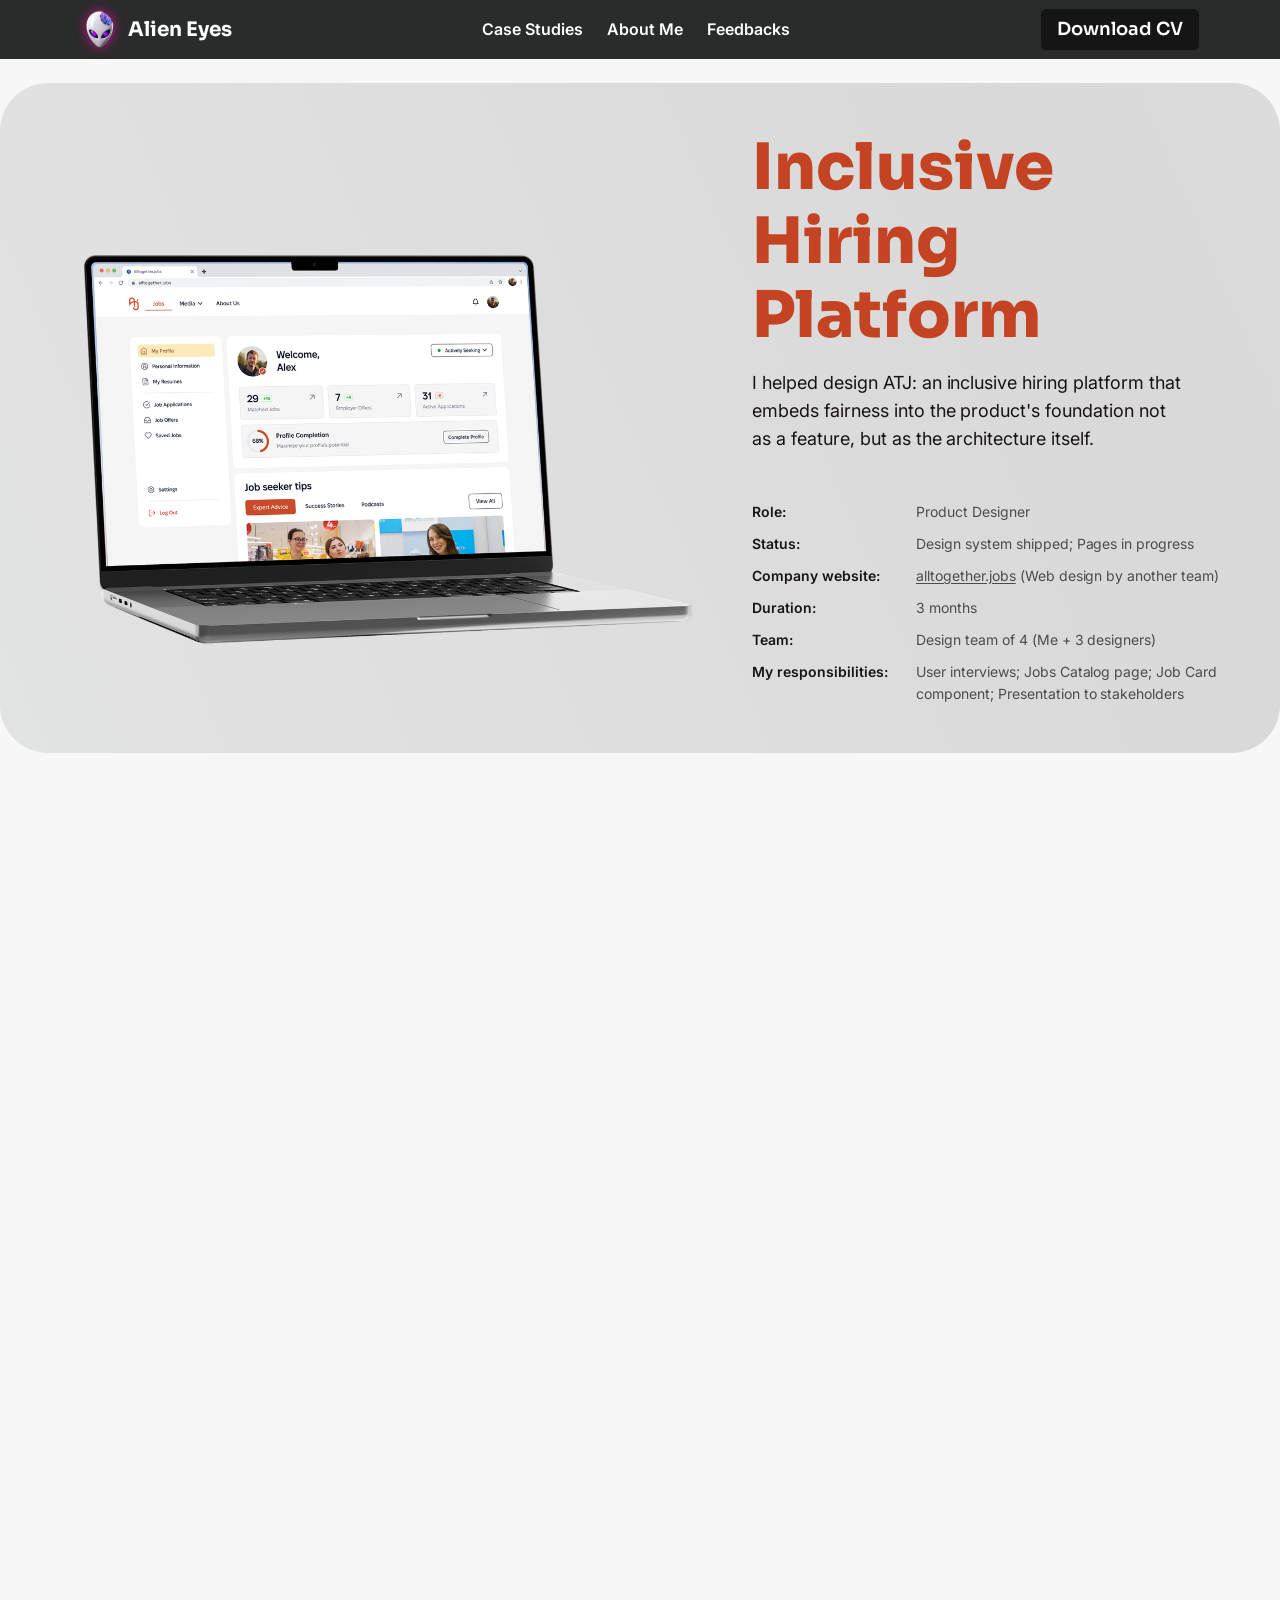
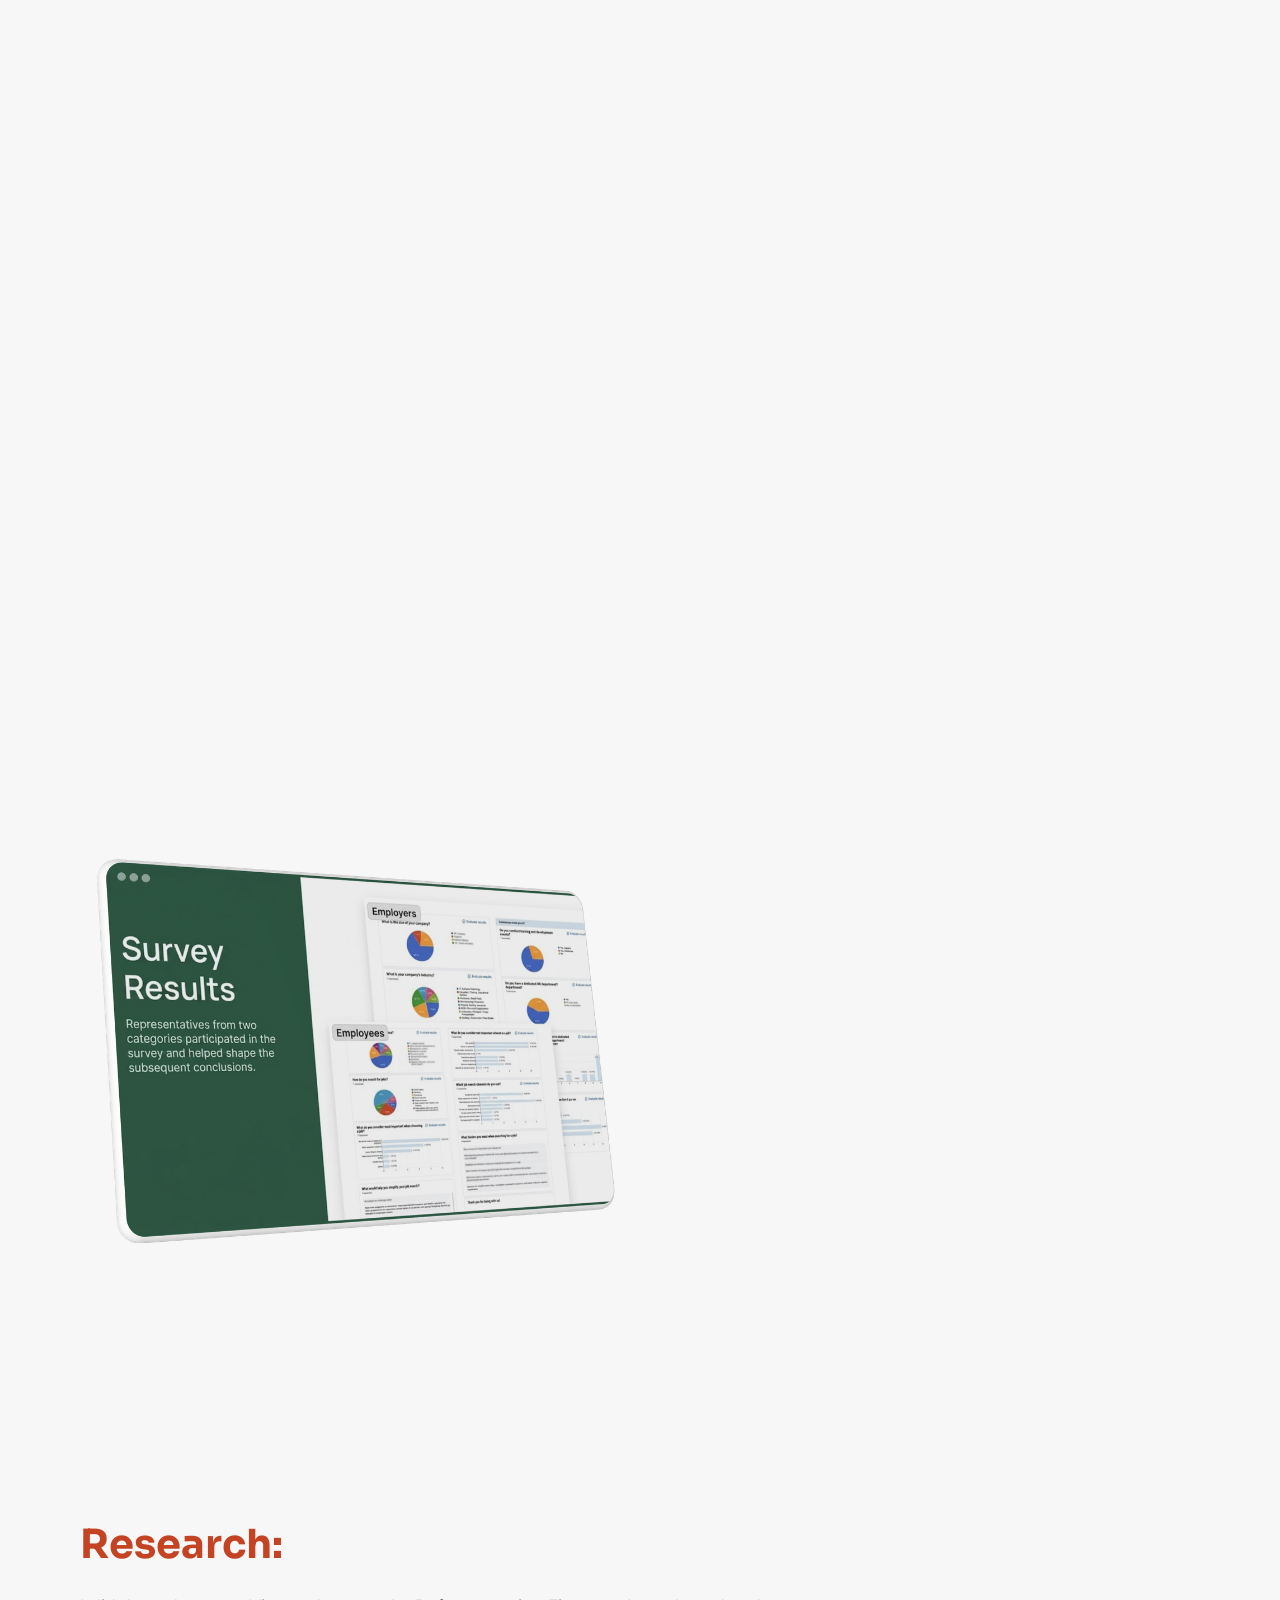
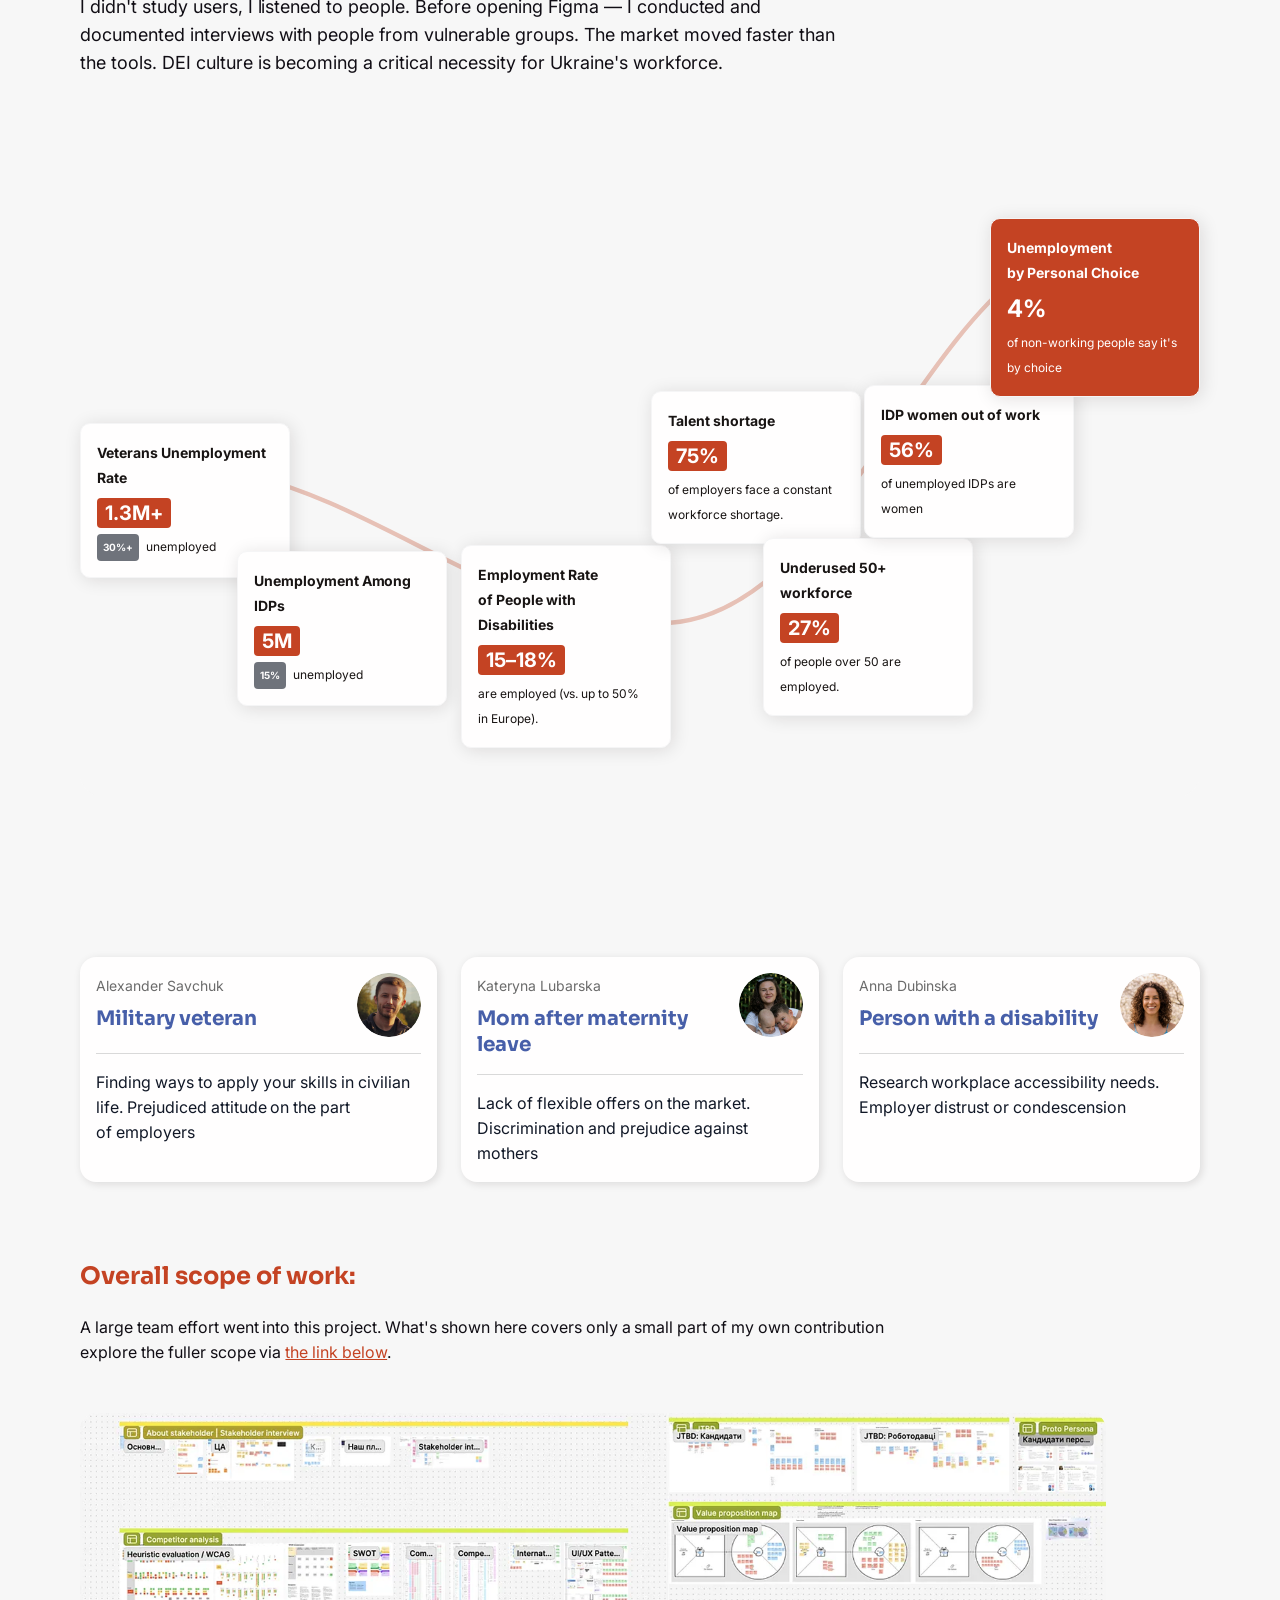
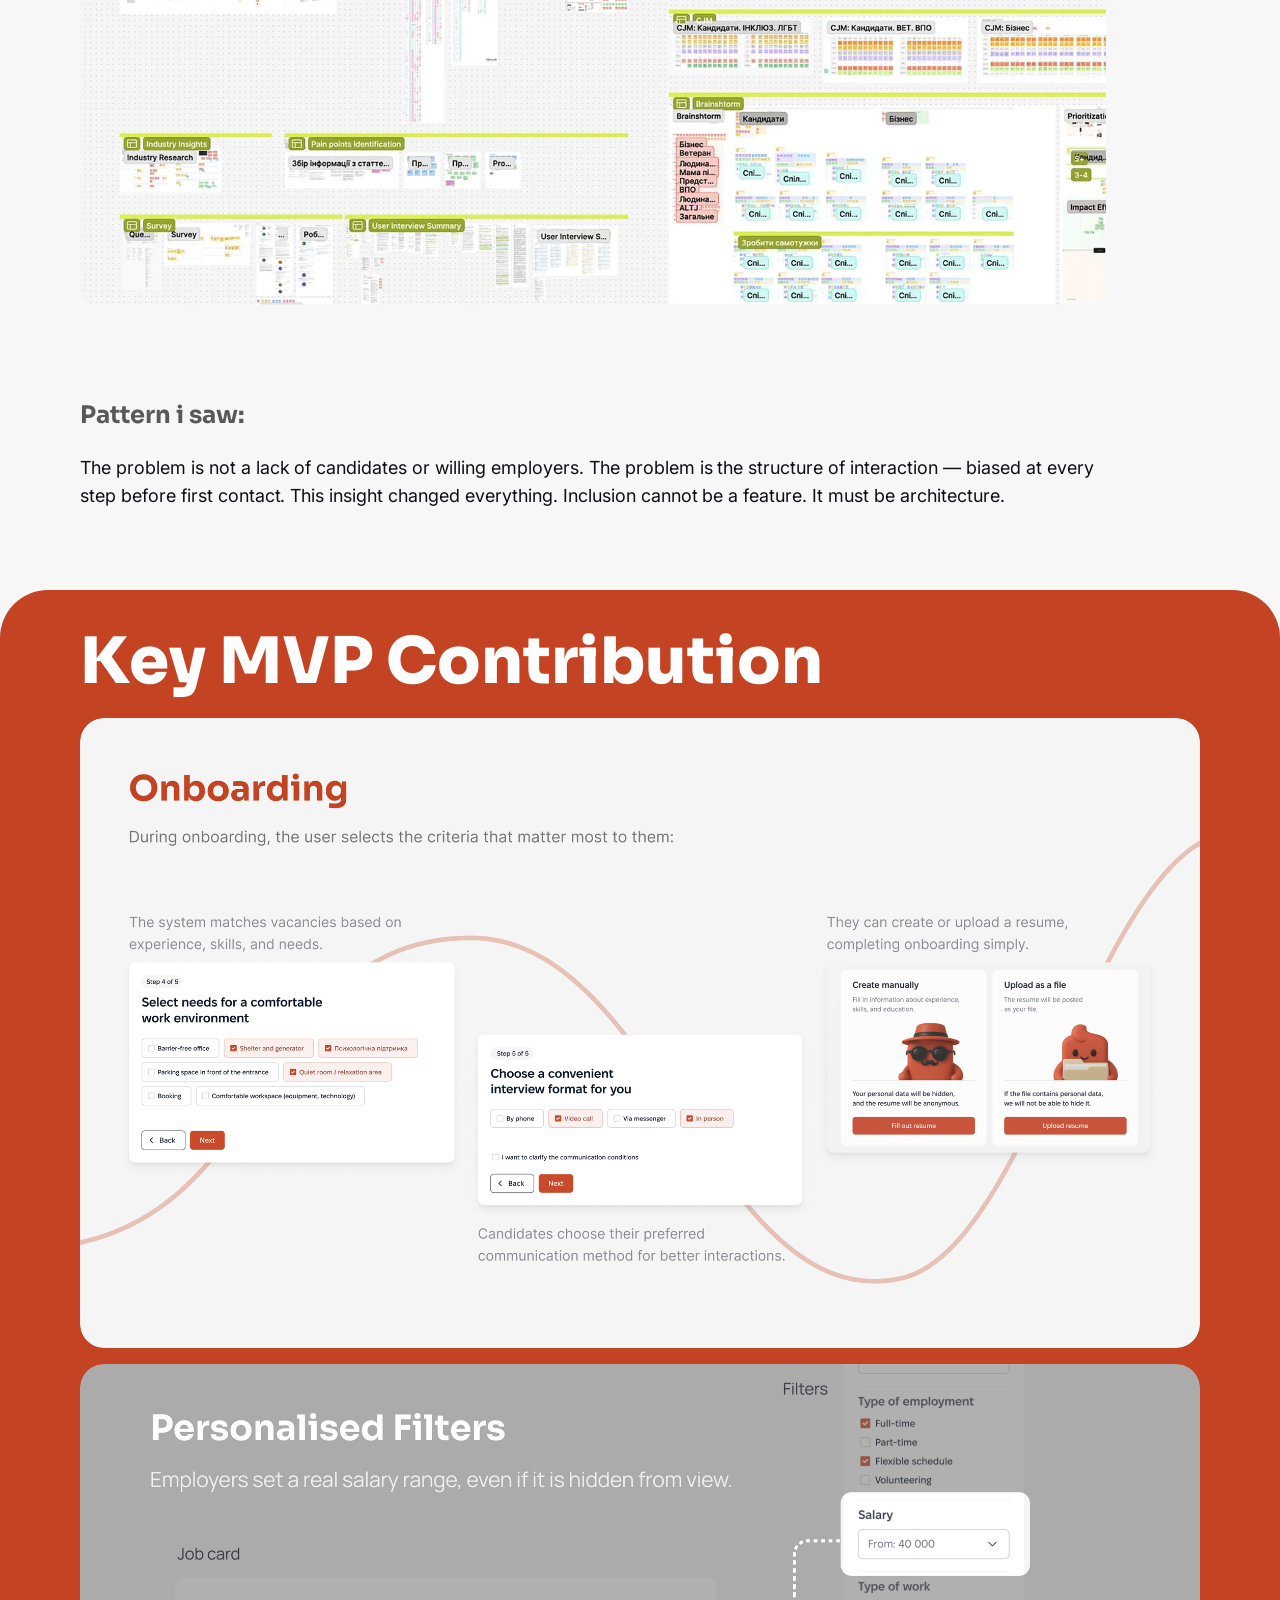
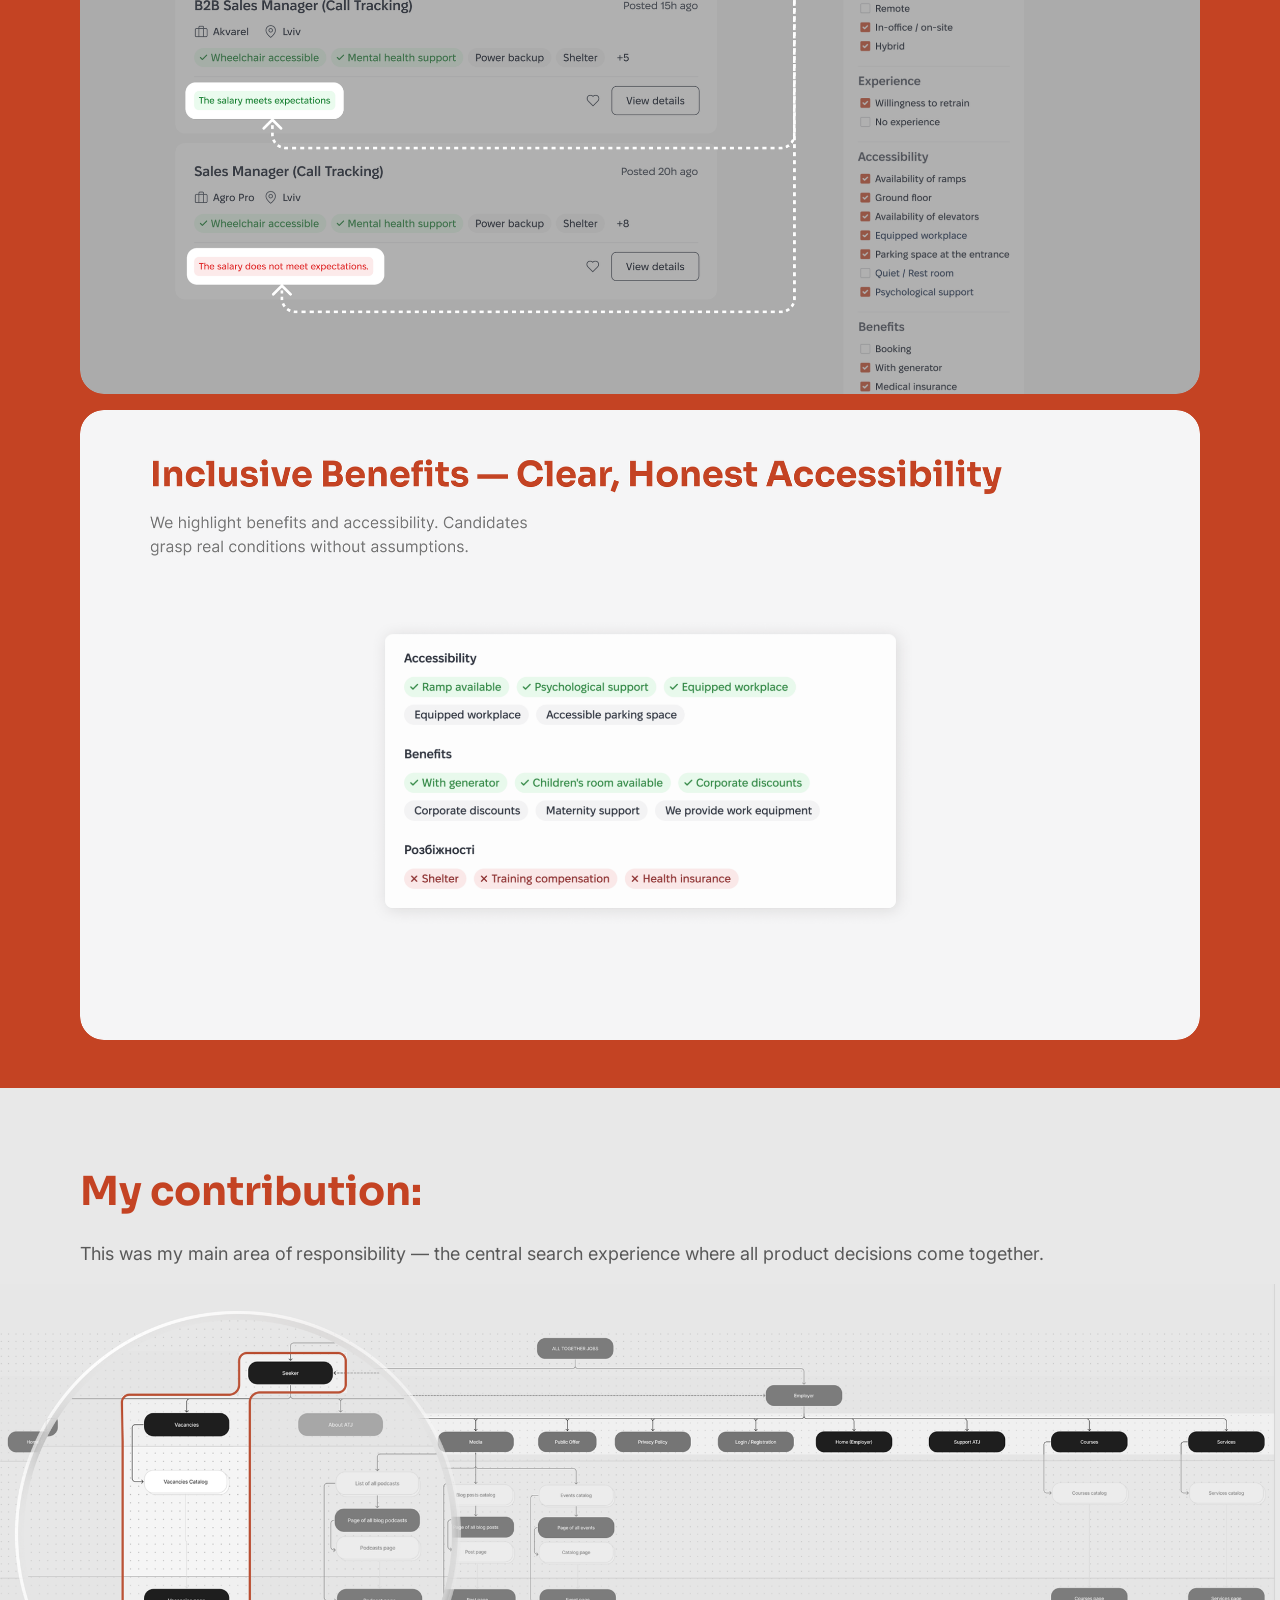
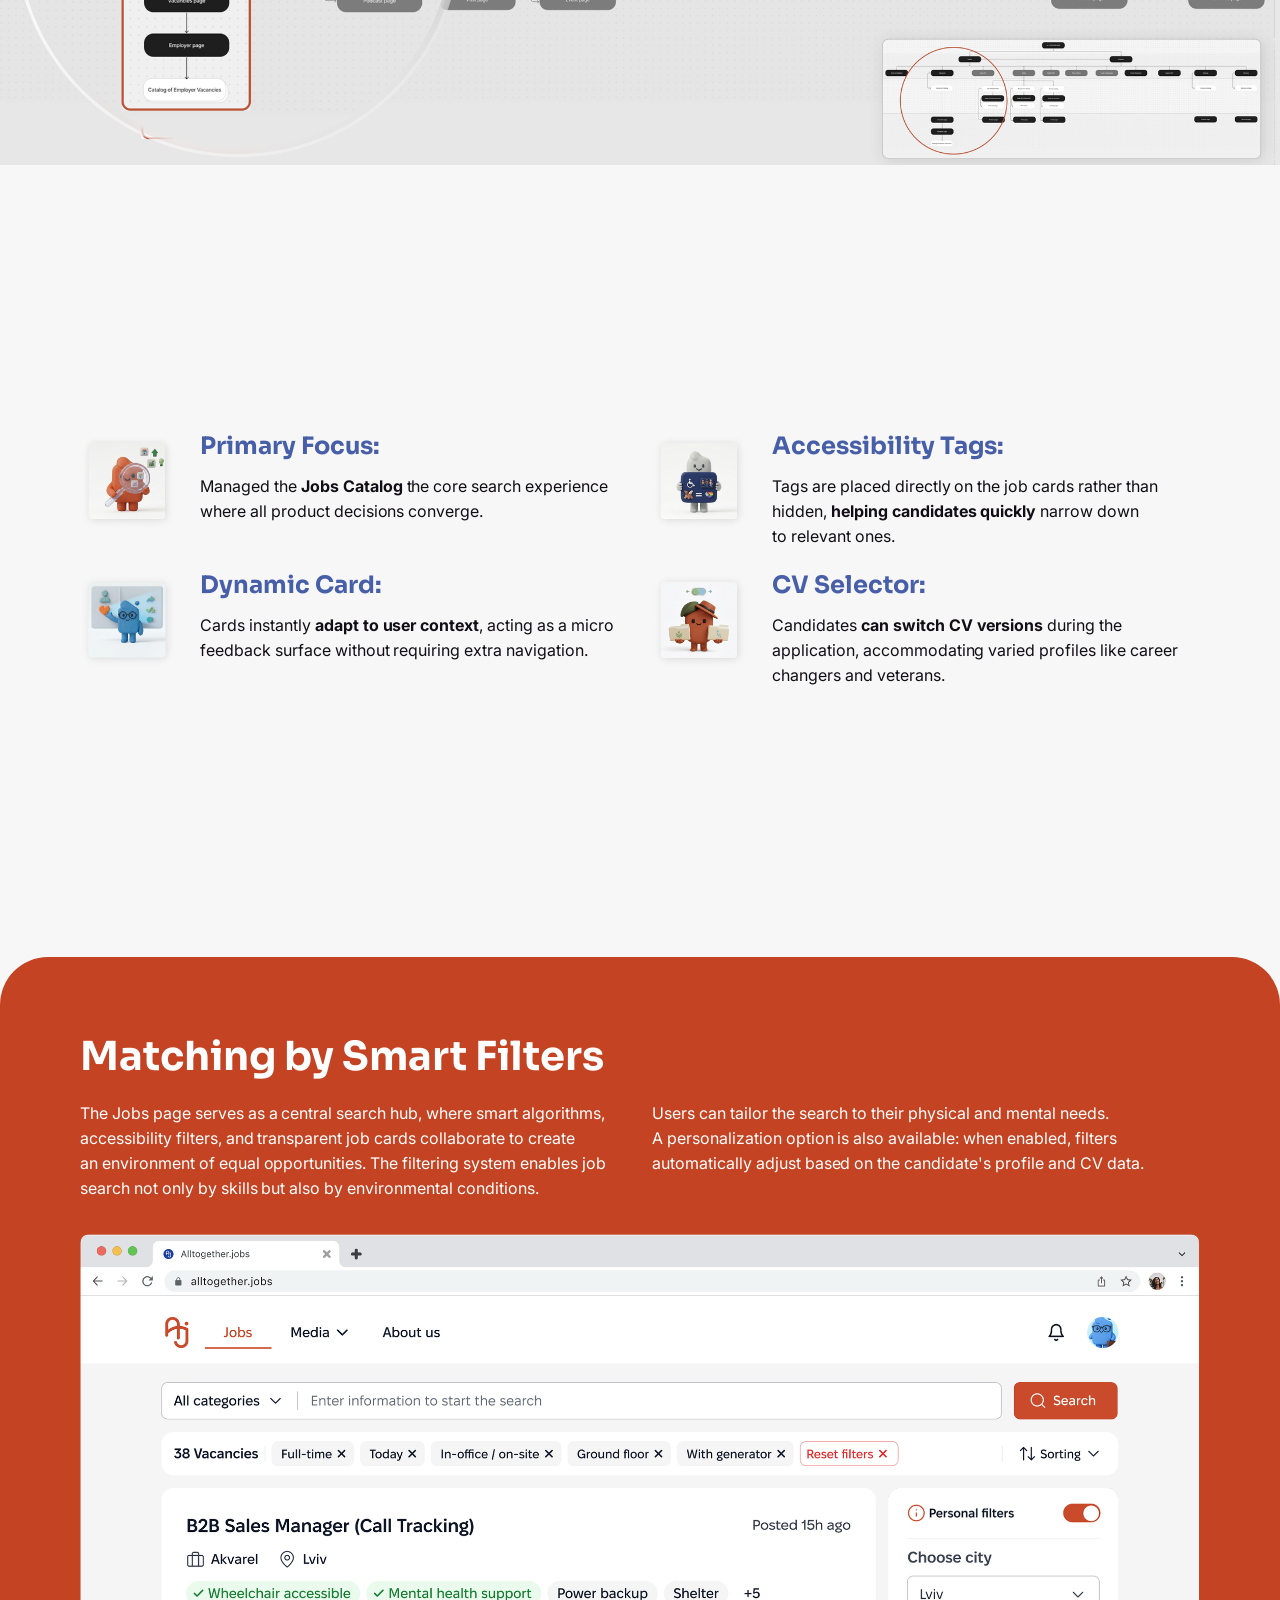
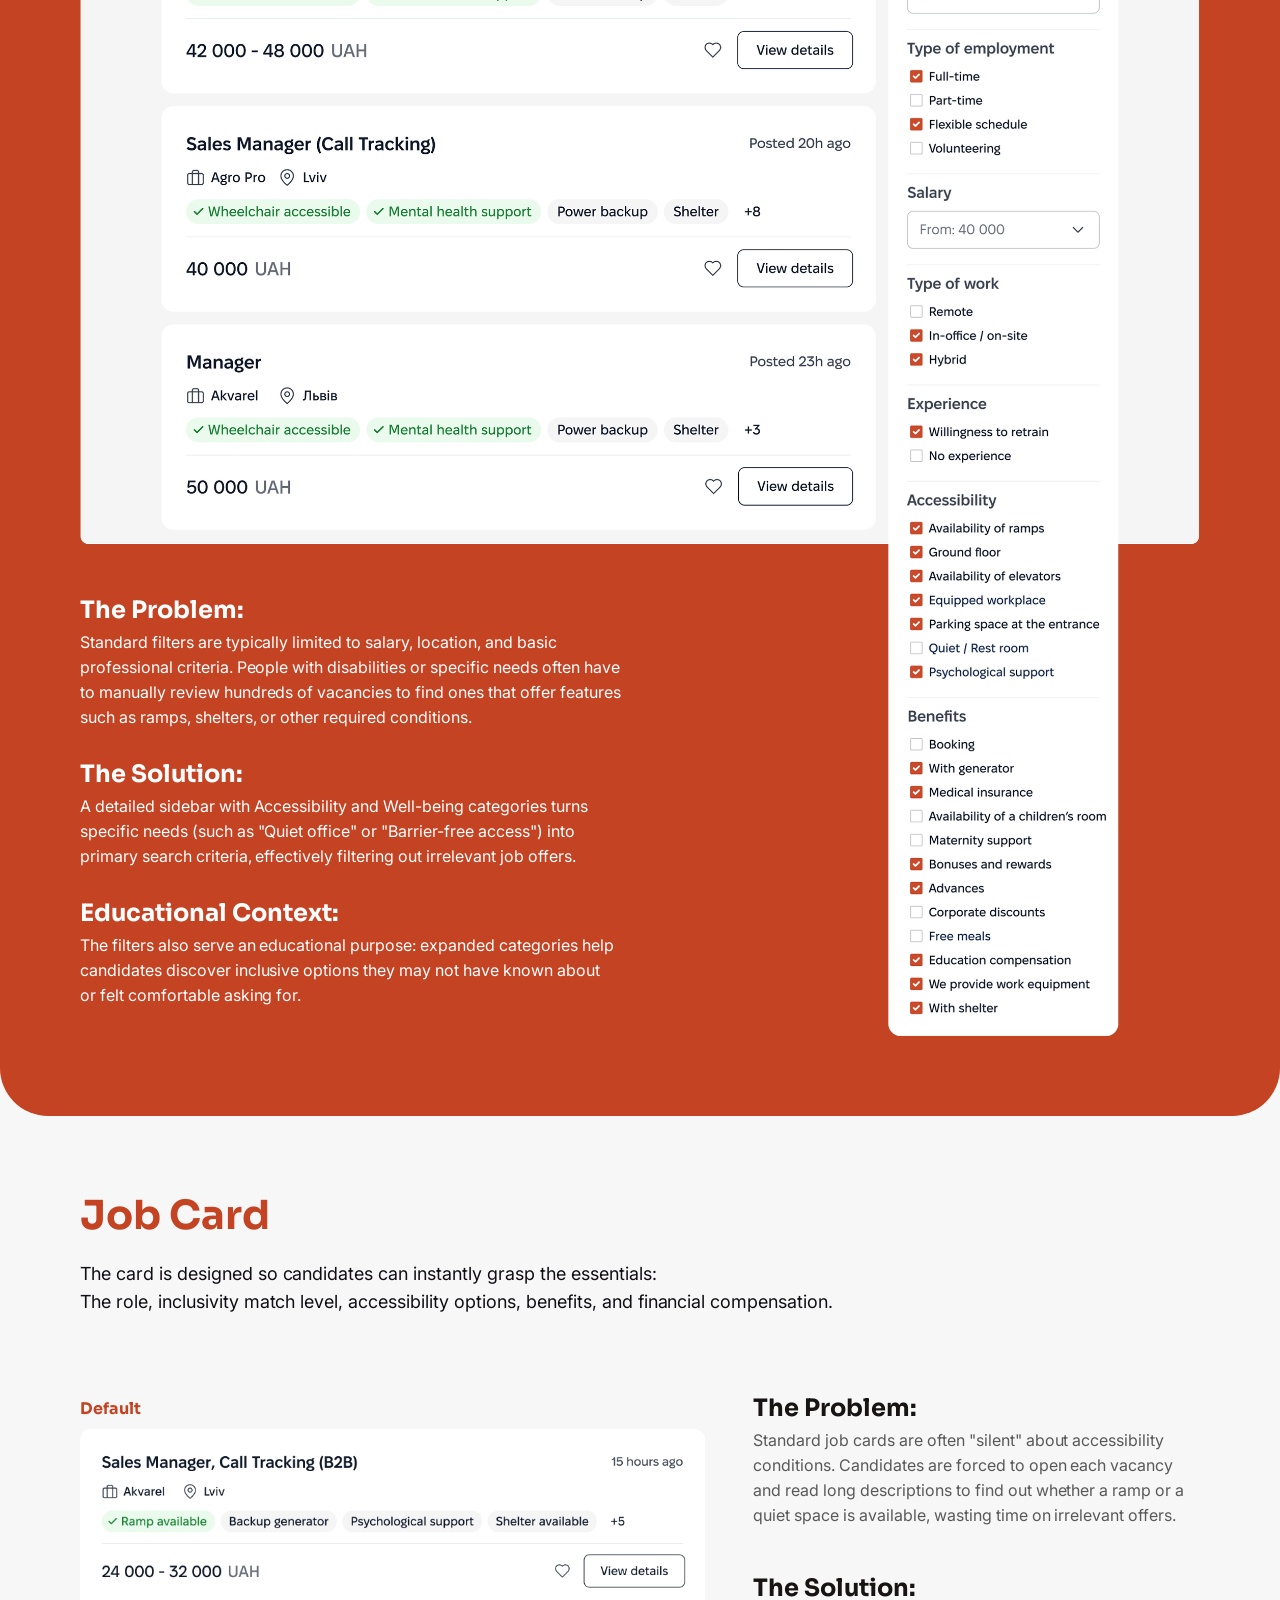
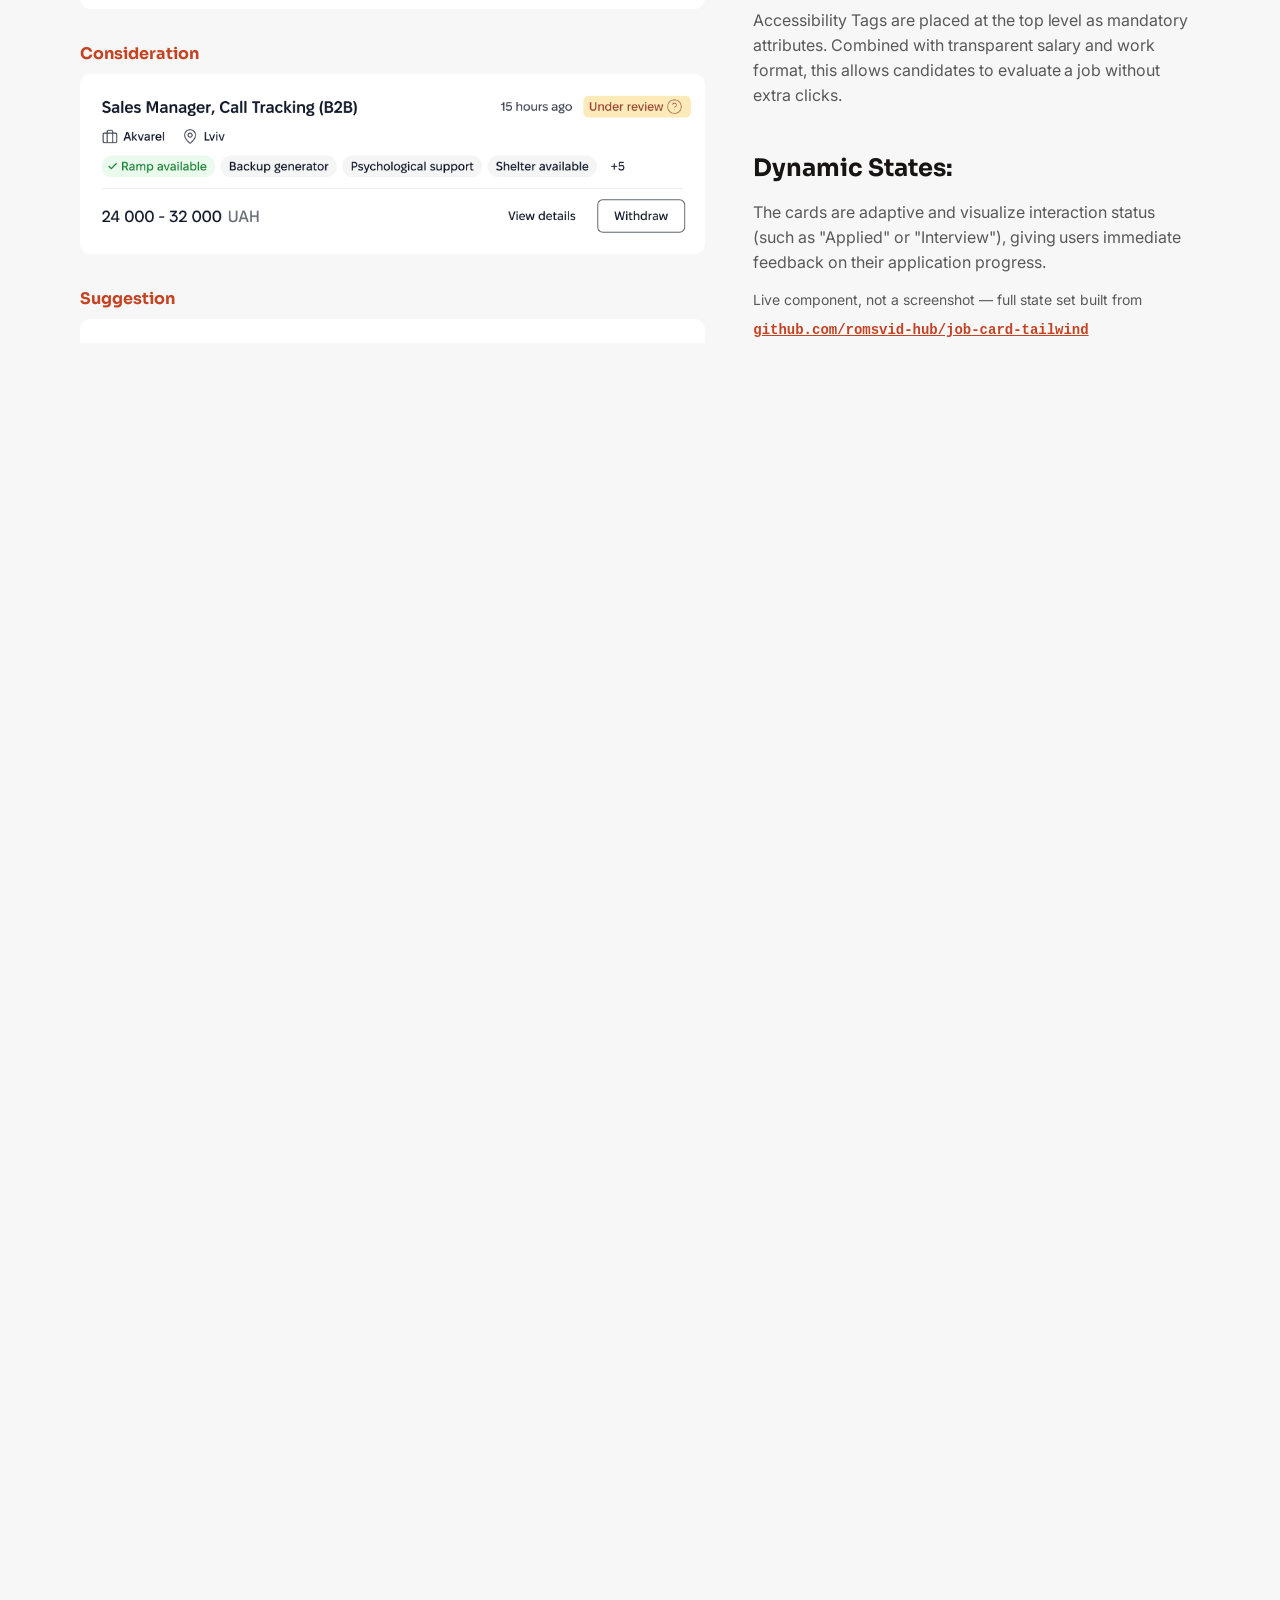
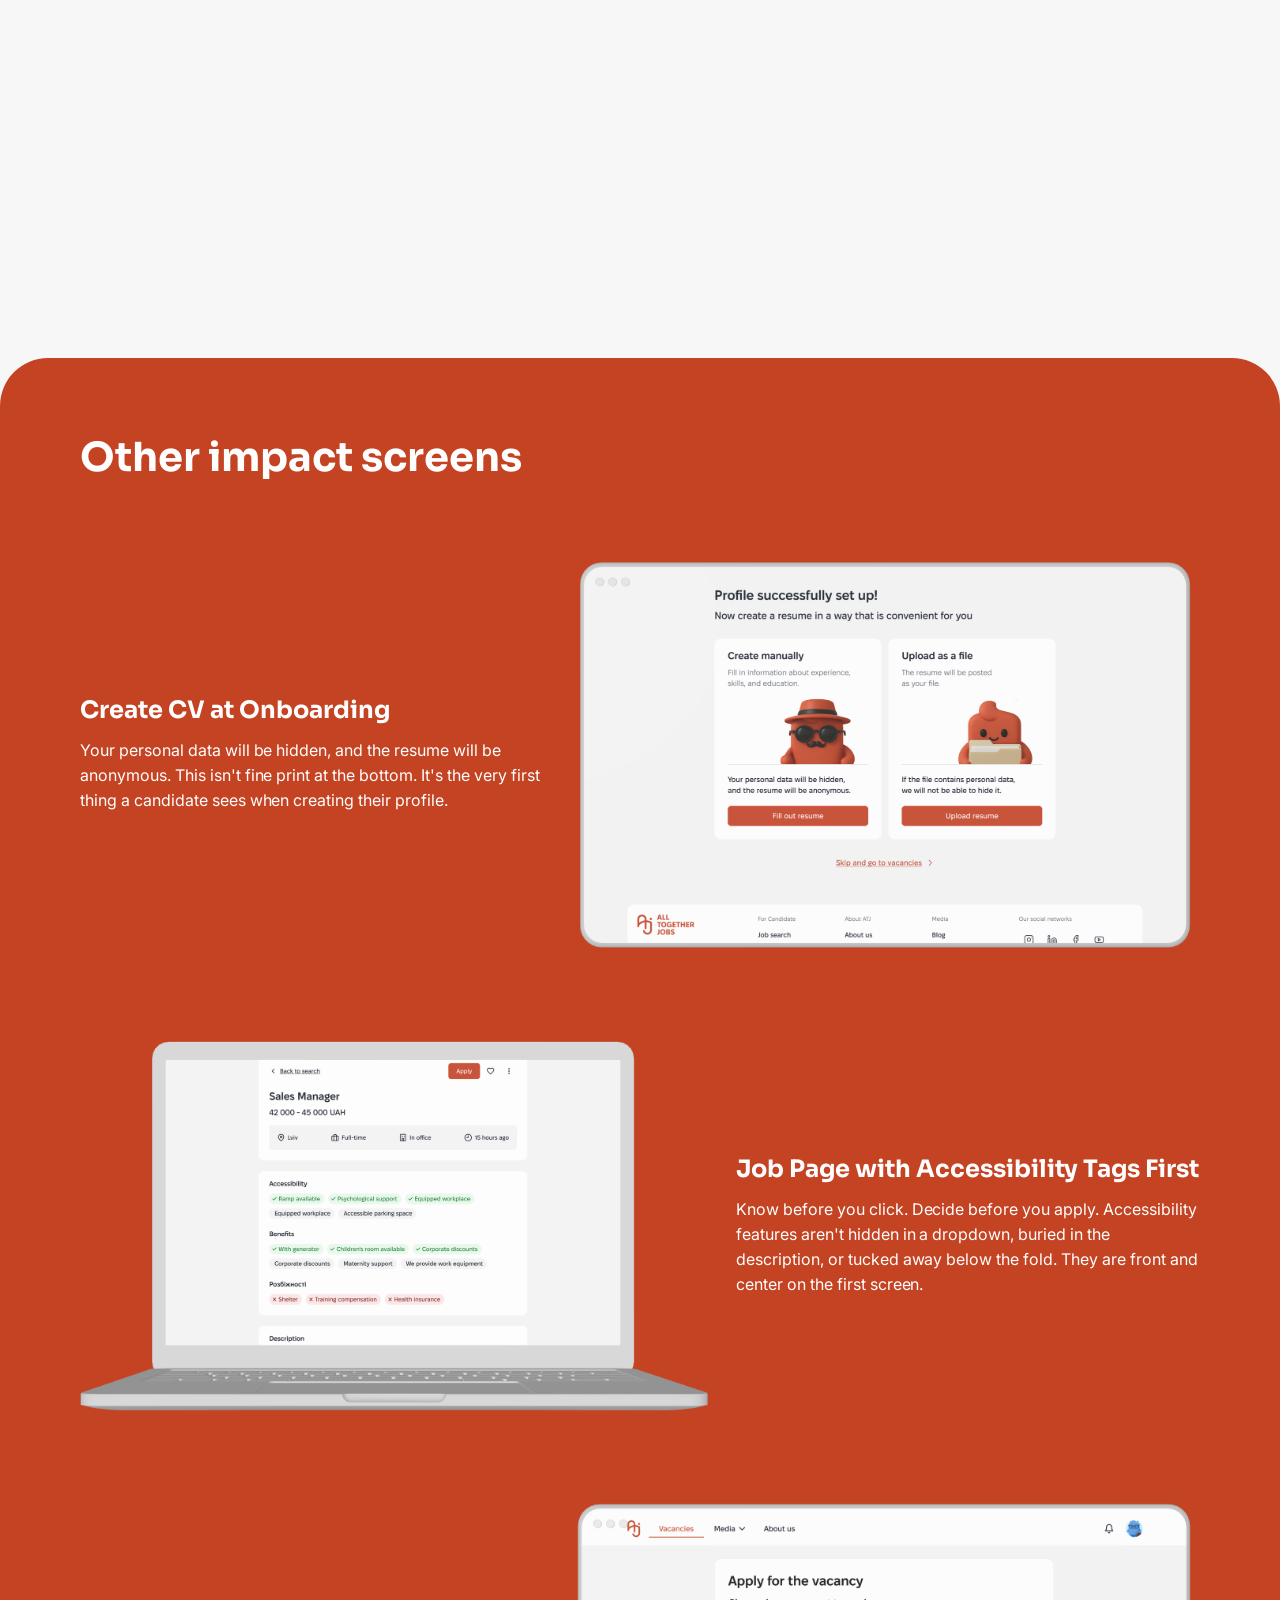
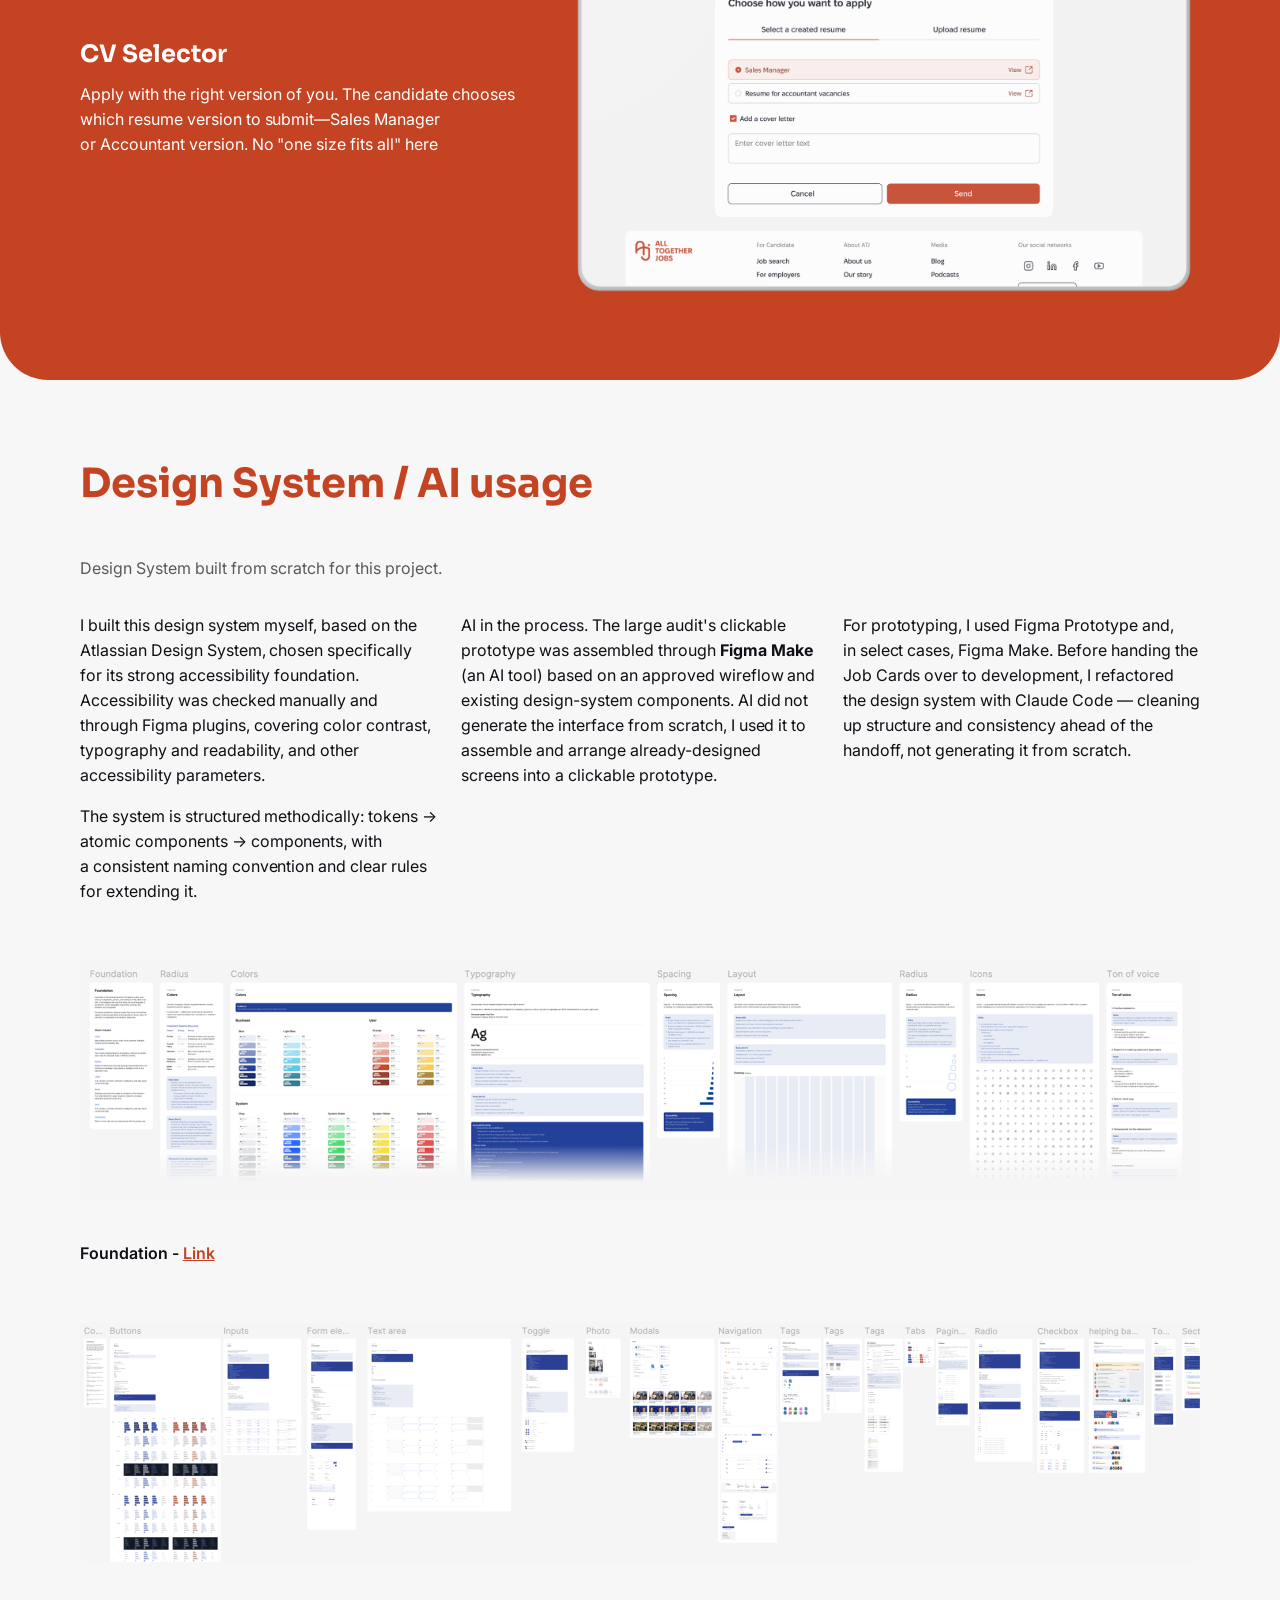
<file: case-atj.html>
<!doctype html>
<html lang="en">
  <head>
    <meta charset="UTF-8" />
    <meta name="viewport" content="width=device-width, initial-scale=1.0" />
    <!-- Clean URL: GitHub Pages can't do server-side redirects, so when
         the page is opened with .html (or /index.html), swap the address
         bar to the extensionless form (no reload, query/hash kept). -->
    <script>
      (function () {
        var p = location.pathname;
        if (/\.html$/.test(p)) {
          history.replaceState(null, "", p.replace(/index\.html$/, "").replace(/\.html$/, "") + location.search + location.hash);
        }
      })();
    </script>
    <title>Inclusive Hiring Platform | Alien Eyes</title>
    <meta name="description" content="I helped design ATJ: an inclusive hiring platform that embeds fairness into the product's foundation not as a feature, but as the architecture itself." />
    <link rel="canonical" href="https://alieneyes.ink/case-atj" />
    <link rel="icon" type="image/png" sizes="32x32" href="assets/icons/favicon-32.png" />
    <link rel="icon" type="image/png" sizes="16x16" href="assets/icons/favicon-16.png" />
    <link rel="apple-touch-icon" sizes="180x180" href="assets/icons/favicon-180.png" />

    <!-- Open Graph / LinkedIn / Facebook preview -->
    <meta property="og:type" content="article" />
    <meta property="og:url" content="https://alieneyes.ink/case-atj" />
    <meta property="og:site_name" content="Alien Eyes" />
    <meta property="og:title" content="Inclusive Hiring Platform" />
    <meta property="og:description" content="I helped design ATJ: an inclusive hiring platform that embeds fairness into the product's foundation not as a feature, but as the architecture itself." />
    <meta property="og:image" content="https://alieneyes.ink/assets/case-atj/hero-mockup.webp" />
    <meta property="og:image:alt" content="ATJ platform shown on a laptop" />
    <meta name="twitter:card" content="summary_large_image" />
    <meta name="twitter:title" content="Inclusive Hiring Platform" />
    <meta name="twitter:description" content="I helped design ATJ: an inclusive hiring platform that embeds fairness into the product's foundation not as a feature, but as the architecture itself." />
    <meta name="twitter:image" content="https://alieneyes.ink/assets/case-atj/hero-mockup.webp" />
    <link rel="preconnect" href="https://fonts.googleapis.com" />
    <link rel="preconnect" href="https://fonts.gstatic.com" crossorigin />
    <link
      href="https://fonts.googleapis.com/css2?family=Inter:wght@400;500;600;700&family=Sora:wght@700;800&display=swap"
      rel="stylesheet"
    />
    <link rel="stylesheet" href="css/tokens.css" />
    <link rel="stylesheet" href="css/base.css" />
    <link rel="stylesheet" href="css/typography.css" />
    <link rel="stylesheet" href="css/nav.css" />
    <link rel="stylesheet" href="css/footer.css" />
    <link rel="stylesheet" href="css/buttons.css" />
    <link rel="stylesheet" href="css/home.css" />
    <link rel="stylesheet" href="css/case-atj.css" />
    <link rel="stylesheet" href="css/case-meta.css" />
    <link rel="stylesheet" href="css/case-nav.css" />
    <link rel="stylesheet" href="css/link-shimmer.css" />
    <link rel="stylesheet" href="css/reveal.css" />
    <link rel="stylesheet" href="css/case-motion.css" />
    <!--
      Tailwind utilities for the Job Card showcase only (see "Live component" note in that
      section): css/job-card-tailwind.css is built once from this page (no runtime CDN script).
      Not used anywhere else on this site, which is otherwise plain hand-written CSS on purpose.
    -->
    <link rel="stylesheet" href="css/job-card-tailwind.css" />
    <link rel="stylesheet" href="css/mobile.css" />
    <!-- Microsoft Clarity analytics -->
    <script type="text/javascript">
      (function(c,l,a,r,i,t,y){
          c[a]=c[a]||function(){(c[a].q=c[a].q||[]).push(arguments)};
          t=l.createElement(r);t.async=1;t.src="https://www.clarity.ms/tag/"+i;
          y=l.getElementsByTagName(r)[0];y.parentNode.insertBefore(t,y);
      })(window, document, "clarity", "script", "yk9nw8fhah");
    </script>
  </head>
  <body class="case-page atj-page">
    <!-- UI: GLOBAL-NAV-01 | Site navigation | inspect/adjust -->
    <nav class="site-nav site-nav--case">
      <a class="nav-logo" href="./">
        <span class="nav-logo__icon">
          <img class="nav-logo__avatar" src="assets/icons/logo-avatar.png" alt="" />
        </span>
        <span class="nav-logo__text">Alien Eyes</span>
      </a>
      <a class="nav-back" href="./" aria-label="Back to home">
        <svg viewBox="0 0 8 14" fill="none" aria-hidden="true">
          <path
            d="M7 1L1 7L7 13"
            stroke="currentColor"
            stroke-width="2"
            stroke-linecap="square"
            stroke-linejoin="round"
          />
        </svg>
      </a>

      <div class="nav-menu">
        <div class="nav-links">
          <a class="nav-links__link" href="./#case-studies">Case Studies</a>
          <a class="nav-links__link" href="about">About Me</a>
          <a class="nav-links__link" href="./#feedbacks">Feedbacks</a>
        </div>

        <a class="nav-cta" href="https://drive.google.com/file/d/1uxq4yHa0sPYmIgp1zuLN3ROoY8mF3kdx/view?usp=sharing" target="_blank" rel="noopener">Download CV</a>
        <a class="nav-cta nav-cta--contact" href="https://www.linkedin.com/in/romsvid/" target="_blank" rel="noopener" data-popup="contact">Contact Me</a>
      </div>

      <button class="nav-toggle" type="button" aria-label="Toggle menu" aria-expanded="false">
        <span class="nav-toggle__bar"></span>
        <span class="nav-toggle__bar"></span>
        <span class="nav-toggle__bar"></span>
      </button>
    </nav>

    <main>
      <!-- UI: CASE02-HERO-01 | Hero layout | inspect/adjust -->
      <section class="atj-hero" data-reveal>
        <!-- IMAGE: CASE02-HERO-MOCKUP-01 | Laptop mockup of ATJ platform | replaceable -->
        <div class="atj-hero__mockup-frame">
          <div class="atj-hero__laptop">
            <img
              class="atj-hero__mockup"
              src="assets/case-atj/hero-mockup.webp"
              alt="ATJ platform shown on a laptop"
            />
          </div>
        </div>
        <div class="atj-hero__content">
          <h1 class="atj-hero__title">Inclusive <br class="br-desktop" />Hiring Platform</h1>
          <div class="body-main atj-hero__desc">
            <p>
              I helped design ATJ: an inclusive hiring platform that embeds
              fairness into the product's foundation not <br class="br-desktop" />as a feature, but as the architecture itself.
            </p>
          </div>
          <!-- Case meta: text and links as in Figma (QA/Updates page, hero data block, 2026-11-23) -->
          <dl class="case-meta">
            <div class="case-meta__row">
              <dt>Role:</dt>
              <dd>Product Designer</dd>
            </div>
            <div class="case-meta__row">
              <dt>Status:</dt>
              <dd>Design system shipped; Pages in progress</dd>
            </div>
            <div class="case-meta__row">
              <dt>Company website:</dt>
              <dd><a href="https://www.alltogether.jobs/" target="_blank" rel="noopener">alltogether.jobs</a> (Web design by another team)</dd>
            </div>
            <div class="case-meta__row">
              <dt>Duration:</dt>
              <dd>3 months</dd>
            </div>
            <div class="case-meta__row">
              <dt>Team:</dt>
              <dd>Design team of 4 (Me + 3 designers)</dd>
            </div>
            <div class="case-meta__row">
              <dt>My responsibilities:</dt>
              <dd>User interviews; Jobs Catalog page; Job Card component; Presentation to stakeholders</dd>
            </div>
          </dl>
        </div>
      </section>

      <!-- UI: CASE02-IMPACT-01 | Impact stats | inspect/adjust | matches Figma order: Hero, Impact, Context, Role (472:4166) -->
      <section class="atj-impact" data-m-impact>
        <p class="atj-eyebrow cc-trick" data-reveal>Impact:</p>
        <div class="atj-impact__grid" data-reveal-group>
          <div class="atj-impact__item">
            <p class="atj-impact__value">65</p>
            <p class="atj-impact__label">Pains points</p>
          </div>
          <div class="atj-impact__item">
            <p class="atj-impact__value">10</p>
            <p class="atj-impact__label">In-depth interviews</p>
          </div>
          <div class="atj-impact__item">
            <p class="atj-impact__value">6</p>
            <p class="atj-impact__label">Customer Journey Maps</p>
          </div>
          <div class="atj-impact__item">
            <p class="atj-impact__value">16</p>
            <p class="atj-impact__label">Core User flows</p>
          </div>
        </div>
      </section>

      <!-- UI: CASE-NAV-01 | Case section nav: in flow under the hero (and Impact), sticks under the header | Figma "Case nav / Sticky" (987:4210); css/case-nav.css + js/case-nav.js -->
      <nav class="case-nav" aria-label="Case sections" data-case-nav data-case="atj">
        <div class="case-nav__lead">
          <!-- standard component 987:4210: arrow + Home + divider -->
          <div class="case-nav__home">
            <a class="case-nav__item case-nav__back" href="/#case-studies">
              <img class="case-nav__chevron" src="assets/icons/case-nav-chevron.svg" alt="" aria-hidden="true" />
              Home
            </a>
            <span class="case-nav__divider" aria-hidden="true"><img src="assets/icons/case-nav-divider.svg" alt="" /></span>
          </div>
        </div>
        <a class="case-nav__item" href="#cs-context" data-case-target="cs-context">Context</a>
        <a class="case-nav__item" href="#cs-challenge" data-case-target="cs-challenge">Challenge</a>
        <a class="case-nav__item" href="#cs-research" data-case-target="cs-research">Research</a>
        <a class="case-nav__item" href="#cs-key-decisions" data-case-target="cs-key-decisions">Key Decisions</a>
        <a class="case-nav__item" href="#cs-core-features" data-case-target="cs-core-features">Other Features</a>
        <a class="case-nav__item" href="#cs-results" data-case-target="cs-results">Results</a>
        <p class="case-nav__role"><b>Role:</b> <span>Product Designer</span></p>
      </nav>

      <!-- UI: CASE02-CONTEXT-01 | Context section | inspect/adjust -->
      <section id="cs-context" data-case-section class="atj-section atj-context" data-reveal-group data-m-screen>
        <div class="atj-context__text">
          <div class="atj-context__copy">
          <p class="atj-eyebrow atj-eyebrow--lg cs-title">Context</p>
          <p class="body-main atj-context__body">
            A Ukrainian organization building an ecosystem to connect
            inclusive employers with diverse candidates. What existed
            before: educational content, DEI audits, webinars, corporate
            training. What didn't exist: a product that could scale this
            mission.
          </p>
          </div>
        </div>
        <!-- IMAGE: CASE02-CONTEXT-IMAGE-01 | Context photo | replaceable -->
        <img loading="lazy" width="1398" height="842" class="atj-context__image" src="assets/case-atj/context-image.webp" alt="A veteran candidate in a wheelchair shaking hands with an employer" />
      </section>

      <!-- UI: CASE02-INSIGHT-01 | The insight changed everything | inspect/adjust -->
      <section id="cs-challenge" data-case-section class="atj-section atj-insight" data-focus data-m-rise>
        <p class="atj-eyebrow cc-trick" data-reveal>Challenge. The insight changed everything</p>
        <div class="atj-insight__row" data-reveal-group>
          <!-- IMAGE: CASE02-INSIGHT-IMAGE-01 | Insight illustration | replaceable -->
          <div class="atj-insight__image-frame">
            <img loading="lazy" width="1600" height="1429" class="atj-insight__image" src="assets/case-atj/insight-image.webp" alt="Insight research illustration" />
          </div>
          <div class="body-main atj-insight__text">
            <p>
              Standard platforms expect employers to become inclusive on
              their own.
            </p>
            <p>
              Candidates with specific needs must open every job to check
              accessibility conditions.
            </p>
            <p>
              The issue is not bad intent. It's that the system doesn't make
              inclusion visible before first contact.
            </p>
            <p>
              Solution: make inclusion structural, embedded into every
              touchpoint, not an optional add-on.
            </p>
          </div>
        </div>
      </section>

      <!-- UI: CASE02-RESEARCH-01 | Research stats | inspect/adjust -->
      <section id="cs-research" data-case-section class="atj-section" data-m-rise>
        <div class="atj-research">
          <p class="atj-eyebrow atj-eyebrow--research atj-eyebrow--lg cc-trick cs-title">RESEARCH:</p>
          <p class="body-large atj-research__intro">
            I didn't study users, I listened to people. Before opening
            Figma — I conducted and documented interviews with people from
            vulnerable groups. The market moved faster than the tools. DEI
            culture is becoming a critical necessity for Ukraine's
            workforce.
          </p>
          <div class="atj-research__grid" data-reveal-group>
            <!-- IMAGE: CASE02-RESEARCH-CONNECTOR-01 | Decorative wavy connector line | decorative -->
            <img loading="lazy" width="1359" height="477" class="atj-research__connector" src="assets/case-atj/research-connector.svg" alt="" aria-hidden="true" />
            <div class="atj-research__card atj-research__card--1">
              <p class="atj-research__title">Veterans Unemployment Rate</p>
              <p class="atj-research__stat">1.3M+</p>
              <p class="atj-research__note"><span class="atj-research__tag">30%+</span> unemployed</p>
            </div>
            <div class="atj-research__card atj-research__card--2">
              <p class="atj-research__title">Unemployment Among IDPs</p>
              <p class="atj-research__stat">5M</p>
              <p class="atj-research__note"><span class="atj-research__tag">15%</span> unemployed</p>
            </div>
            <div class="atj-research__card atj-research__card--3">
              <p class="atj-research__title">Employment Rate of People with Disabilities</p>
              <p class="atj-research__stat">15–18%</p>
              <p class="atj-research__note">are employed (vs. up to 50% in Europe).</p>
            </div>
            <div class="atj-research__card atj-research__card--4">
              <p class="atj-research__title">Talent shortage</p>
              <p class="atj-research__stat">75%</p>
              <p class="atj-research__note">of employers face a constant workforce shortage.</p>
            </div>
            <div class="atj-research__card atj-research__card--5">
              <p class="atj-research__title">Underused 50+ workforce</p>
              <p class="atj-research__stat">27%</p>
              <p class="atj-research__note">of people over 50 are employed.</p>
            </div>
            <div class="atj-research__card atj-research__card--6">
              <p class="atj-research__title">IDP women out of work</p>
              <p class="atj-research__stat">56%</p>
              <p class="atj-research__note">of unemployed IDPs are women</p>
            </div>
            <div class="atj-research__card atj-research__card--featured atj-research__card--7">
              <p class="atj-research__title">Unemployment by Personal Choice</p>
              <p class="atj-research__stat">4%</p>
              <p class="atj-research__note">of non-working people say it's by choice</p>
            </div>
          </div>
        </div>
      </section>

      <!-- UI: CASE02-PAINPOINTS-01 | Candidate pain point cards | inspect/adjust -->
      <section class="atj-section">
        <!-- phones and tablets only (mobile audit, 2026-11-27) -->
        <p class="atj-eyebrow atj-eyebrow--lg atj-users-heading m-only" data-m-piece>Users</p>
        <div class="atj-painpoints" data-reveal-group data-m-rise>
          <article class="atj-painpoint" data-m-from="left" data-m-exit="right">
            <div class="atj-painpoint__head">
              <div class="atj-painpoint__id">
                <p class="atj-painpoint__name">Alexander Savchuk</p>
                <p class="atj-painpoint__role">Military veteran</p>
              </div>
              <!-- IMAGE: CASE02-AVATAR-01 | Alexander Savchuk avatar | replaceable -->
              <img loading="lazy" width="64" height="64" class="atj-painpoint__avatar" src="assets/case-atj/avatar-alexander.png" alt="" />
            </div>
            <div class="atj-painpoint__divider"></div>
            <p class="atj-painpoint__quote">
              Finding ways to apply your skills in civilian life. Prejudiced
              attitude on the part of employers
            </p>
          </article>
          <article class="atj-painpoint" data-m-from="left" data-m-exit="right">
            <div class="atj-painpoint__head">
              <div class="atj-painpoint__id">
                <p class="atj-painpoint__name">Kateryna Lubarska</p>
                <p class="atj-painpoint__role">Mom after maternity leave</p>
              </div>
              <!-- IMAGE: CASE02-AVATAR-02 | Kateryna Lubarska avatar | replaceable -->
              <img loading="lazy" width="64" height="64" class="atj-painpoint__avatar" src="assets/case-atj/avatar-kateryna.png" alt="" />
            </div>
            <div class="atj-painpoint__divider"></div>
            <p class="atj-painpoint__quote">
              Lack of flexible offers on the market. Discrimination and
              prejudice against mothers
            </p>
          </article>
          <article class="atj-painpoint" data-m-from="left" data-m-exit="right">
            <div class="atj-painpoint__head">
              <div class="atj-painpoint__id">
                <p class="atj-painpoint__name">Anna Dubinska</p>
                <p class="atj-painpoint__role">Person with a disability</p>
              </div>
              <!-- IMAGE: CASE02-AVATAR-03 | Anna Dubinska avatar | replaceable -->
              <img loading="lazy" width="64" height="64" class="atj-painpoint__avatar" src="assets/case-atj/avatar-anna.png" alt="" />
            </div>
            <div class="atj-painpoint__divider"></div>
            <p class="atj-painpoint__quote">
              Research workplace accessibility needs. Employer distrust or
              condescension
            </p>
          </article>
        </div>
        <!-- UI: CASE02-SCOPE-01 | Overall scope of work | matches Figma "OVERALL SCOPE OF WORK:" (472:4311) -->
        <div class="atj-scope" data-reveal data-m-screen>
          <p class="atj-eyebrow atj-scope__heading cc-trick cs-title">OVERALL SCOPE OF WORK:</p>
          <p class="body-main atj-scope__text">
            A large team effort went into this project. What's shown here
            covers only a small part of my own contribution<br />
            explore the fuller scope via
            <a
              class="atj-scope__link"
              href="https://www.figma.com/board/FZCBSAGkFmXhcJ24UvoRLh/ATJ-Research?node-id=0-1&t=wWSIEh0u6exd0DoT-1"
              target="_blank"
              rel="noopener"
              >the link below</a
            >.
          </p>
          <a
            class="atj-scope__image"
            href="https://www.figma.com/board/FZCBSAGkFmXhcJ24UvoRLh/ATJ-Research?node-id=0-1&t=wWSIEh0u6exd0DoT-1"
            target="_blank"
            rel="noopener"
          >
            <!-- IMAGE: CASE02-SCOPE-FIGJAM-01 | FigJam research board screenshot | replaceable -->
            <img loading="lazy" width="1680" height="806"
              src="assets/case-atj/scope-of-work-figjam.webp"
              alt="FigJam research board: stakeholder interviews, competitor analysis, JTBD, value proposition map, CJMs, brainstorming and prioritisation"
            />
          </a>
        </div>
        <div class="atj-pattern" data-reveal>
          <p class="atj-eyebrow cc-trick cs-title">Pattern I saw:</p>
          <p class="body-large atj-pattern__text">
            The problem is not a lack of candidates or willing employers.
            The problem is the structure of interaction — biased at every
            step before first contact. This insight changed everything.
            Inclusion cannot be a feature. It must be architecture.
          </p>
        </div>
      </section>

      <!-- UI: CASE02-MVP-01 | Key MVP contribution gallery | inspect/adjust -->
      <section id="cs-key-decisions" data-case-section class="atj-mvp">
        <div class="atj-mvp__band">
          <h2 class="h1-display atj-mvp__heading" data-reveal>Key MVP Contribution</h2>
          <!--
            Figma "Gallery" (472:4317): 3 full slide-cards. Previously
            rebuilt live (title+intro+positioned screenshots per
            slide); now replaced with the user's own flat, fully
            pre-composed exports for these 3 (their own re-crop —
            "найпроблемніші макети переробив у зображення") — simpler
            and matches their prepared source exactly.
          -->
          <div class="atj-mvp__gallery" data-reveal-group>
            <img loading="lazy" width="2200" height="1238" class="atj-mvp__slide-img" src="assets/case-atj/mvp-slide-onboarding.webp" alt="Onboarding: select needs for a comfortable work environment, choose interview format, create or upload a resume" data-zoom-set="mvp" data-zoom-icon />
            <img loading="lazy" width="2200" height="1238" class="atj-mvp__slide-img" src="assets/case-atj/mvp-slide-filters.webp" alt="Personalised filters: employers set a real salary range, shown against matching job cards" data-zoom-set="mvp" data-zoom-icon />
            <img loading="lazy" width="2200" height="1238" class="atj-mvp__slide-img" src="assets/case-atj/mvp-slide-benefits.webp" alt="Inclusive benefits: accessibility and benefits tags shown clearly on a job card" data-zoom-set="mvp" data-zoom-icon />
          </div>
        </div>
        <div class="atj-mvp__contribution" data-reveal data-m-exit="left">
          <p class="atj-eyebrow atj-eyebrow--lg cs-title">My contribution:</p>
          <p class="body-large atj-mvp__contribution-text">
            This was my main area of responsibility — the central search
            experience where all product decisions come together.
          </p>
        </div>
        <!-- IMAGE: CASE02-MVP-BOTTOM-01 | Decorative bottom illustration | decorative -->
        <img loading="lazy" width="2200" height="881" class="atj-mvp__bottom-deco" src="assets/case-atj/mvp-decorative-bottom.webp" alt="" aria-hidden="true" />
      </section>

      <!-- UI: CASE02-CONTRIB-01 | Contribution highlights grid | inspect/adjust -->
      <section class="atj-section atj-contrib" data-focus data-m-screen>
        <div class="atj-contrib__grid" data-reveal-group>
          <div class="atj-contrib__item" data-m-from="left" data-m-exit="right">
            <!-- IMAGE: CASE02-CONTRIB-ICON-01 | Primary focus icon | replaceable -->
            <img loading="lazy" width="356" height="356" class="atj-contrib__icon--primary" src="assets/case-atj/icon-primary-focus.webp" alt="" />
            <div>
              <p class="h3-case-study atj-accent-blue">Primary Focus:</p>
              <p class="body-main">
                Managed the <strong>Jobs Catalog</strong> the core search
                experience where all product decisions converge.
              </p>
            </div>
          </div>
          <div class="atj-contrib__item" data-m-from="left" data-m-exit="right">
            <!-- IMAGE: CASE02-CONTRIB-ICON-02 | Accessibility tags icon | replaceable -->
            <img loading="lazy" width="356" height="356" class="atj-contrib__icon--accessibility" src="assets/case-atj/icon-accessibility-tags.webp" alt="" />
            <div>
              <p class="h3-case-study atj-accent-blue">Accessibility Tags:</p>
              <p class="body-main">
                Tags are placed directly on the job cards rather than
                hidden, <strong>helping candidates quickly</strong> narrow
                down to relevant ones.
              </p>
            </div>
          </div>
          <div class="atj-contrib__item" data-m-from="left" data-m-exit="right">
            <!-- IMAGE: CASE02-CONTRIB-ICON-03 | Dynamic card icon | replaceable -->
            <img loading="lazy" width="366" height="356" src="assets/case-atj/icon-dynamic-card.webp" alt="" />
            <div>
              <p class="h3-case-study atj-accent-blue">Dynamic Card:</p>
              <p class="body-main">
                Cards instantly <strong>adapt to user context</strong>,
                acting as a micro feedback surface without requiring extra
                navigation.
              </p>
            </div>
          </div>
          <div class="atj-contrib__item" data-m-from="left" data-m-exit="right">
            <!-- IMAGE: CASE02-CONTRIB-ICON-04 | CV selector icon | replaceable -->
            <img loading="lazy" width="356" height="356" class="atj-contrib__icon--cvselector" src="assets/case-atj/icon-cv-selector.webp" alt="" />
            <div>
              <p class="h3-case-study atj-accent-blue">CV Selector:</p>
              <p class="body-main">
                Candidates <strong>can switch CV versions</strong> during
                the application, accommodating varied profiles like career
                changers and veterans.
              </p>
            </div>
          </div>
        </div>
      </section>

      <!-- UI: CASE02-SMARTFILTERS-01 | Matching by smart filters | inspect/adjust -->
      <section id="cs-core-features" data-case-section class="atj-section atj-smartfilters" data-m-rise>
        <h2 class="h2-section atj-smartfilters__heading cs-title" data-reveal>Matching by Smart Filters</h2>
        <div class="atj-smartfilters__intro body-main" data-reveal>
          <p>
            The Jobs page serves as a central search hub, where smart
            algorithms, accessibility filters, and transparent job cards
            collaborate to create an environment of equal opportunities.
            The filtering system enables job search not only by skills but
            also by environmental conditions.
          </p>
          <p>
            Users can tailor the search to their physical and mental needs.
            A personalization option is also available: when enabled,
            filters automatically adjust based on the candidate's profile
            and CV data.
          </p>
        </div>
        <!--
          Figma "Smart Filters media & details" (formerly "Frame 2147262867"):
          the screenshot bleeds edge-to-edge while "Smart Filters detail text"
          (formerly "Frame 2147262450", Problem/Solution/Educational Context)
          sits absolutely, flush-left, overlapping the screenshot's
          bottom-left ~30% at desktop — a deliberate asymmetric overlay,
          not a conventional stacked layout. No Figma mobile spec exists
          for this composition, so <1024px falls back to a plain stacked
          column for readability.
        -->
        <div class="atj-smartfilters__composition" data-reveal>
          <!-- IMAGE: CASE02-SMARTFILTERS-SCREEN-01 | Jobs catalog page screenshot | replaceable -->
          <img loading="lazy" width="2200" height="2756" class="atj-smartfilters__screen" src="assets/case-atj/smartfilters-home.webp" alt="ATJ Jobs Catalog page with smart filters" data-zoom />
          <div class="atj-smartfilters__blocks">
            <div>
              <p class="h3-case-study atj-smartfilters__block-title">The Problem:</p>
              <p class="body-main atj-smartfilters__block-text">
                Standard filters are typically limited to salary, location,
                and basic professional criteria. People with disabilities or
                specific needs often have to manually review hundreds of
                vacancies to find ones that offer features such as ramps,
                shelters, or other required conditions.
              </p>
            </div>
            <div>
              <p class="h3-case-study atj-smartfilters__block-title">The Solution:</p>
              <p class="body-main atj-smartfilters__block-text">
                A detailed sidebar with Accessibility and Well-being
                categories turns specific needs (such as "Quiet office" or
                "Barrier-free access") into primary search criteria,
                effectively filtering out irrelevant job offers.
              </p>
            </div>
            <div>
              <p class="h3-case-study atj-smartfilters__block-title">Educational Context:</p>
              <p class="body-main atj-smartfilters__block-text">
                The filters also serve an educational purpose: expanded
                categories help candidates discover inclusive options they
                may not have known about or felt comfortable asking for.
              </p>
            </div>
          </div>
        </div>
      </section>

      <!-- UI: CASE02-JOBCARD-01 | Job card deep dive | inspect/adjust -->
      <section class="atj-section atj-jobcard" data-m-rise>
        <div class="atj-jobcard__pin" data-jobcard-pin>
        <div class="atj-jobcard__pin-inner">
        <!--
          Heading + intro live inside the pin, so it only fully engages
          once this whole block (title included) has scrolled into
          place — by then "Matching by Smart Filters" above has
          scrolled out, so the title reads cleanly, not mid-transition.
        -->
        <div class="atj-jobcard__intro">
          <p class="h2-section atj-jobcard__heading cs-title">Job Card</p>
          <p class="body-large">
            The card is designed so candidates can instantly grasp the
            essentials:<br />
            The role, inclusivity match level, accessibility options,
            benefits, and financial compensation.
          </p>
        </div>
        <div class="atj-jobcard__row">
        <!--
          Desktop only (>=1024px): static exports of the 7 states
          (Stages=Default/Consideration/Suggestion/Unlogged/Unlogged
          (expanded)/Unavailable/Saved), at the mockup's real column
          width (7/12 of the row). The card stack scrolls continuously
          past a fixed-height window sized to match the text column's
          own height (so both sides run for roughly the same scroll
          distance) — a plain smooth translate, no per-card snapping.
          The live Tailwind component below is reserved for mobile +
          the GitHub demo per explicit instruction, not shown (or
          pinned) on desktop.
        -->
        <div class="atj-jobcard-stages" data-jobcard-stages-viewport>
          <div class="atj-jobcard-stages__track" data-jobcard-stages-track>
            <div class="atj-jobcard-stages__item">
              <p class="atj-jobcard-stages__label">Default</p>
              <img loading="lazy" src="assets/case-atj/jobcard-stage-default.png" alt="Job card, Default state" />
            </div>
            <div class="atj-jobcard-stages__item">
              <p class="atj-jobcard-stages__label">Consideration</p>
              <img loading="lazy" src="assets/case-atj/jobcard-stage-consideration.png" alt="Job card, Consideration state" />
            </div>
            <div class="atj-jobcard-stages__item">
              <p class="atj-jobcard-stages__label">Suggestion</p>
              <img loading="lazy" src="assets/case-atj/jobcard-stage-suggestion.png" alt="Job card, Suggestion state" />
            </div>
            <div class="atj-jobcard-stages__item">
              <p class="atj-jobcard-stages__label">Unlogged</p>
              <img loading="lazy" src="assets/case-atj/jobcard-stage-unlogged.png" alt="Job card, Unlogged state" />
            </div>
            <div class="atj-jobcard-stages__item">
              <p class="atj-jobcard-stages__label">Unlogged (expanded)</p>
              <img loading="lazy" src="assets/case-atj/jobcard-stage-unlogged-expanded.png" alt="Job card, Unlogged expanded state" />
            </div>
            <div class="atj-jobcard-stages__item">
              <p class="atj-jobcard-stages__label">Unavailable</p>
              <img loading="lazy" src="assets/case-atj/jobcard-stage-unavailable.png" alt="Job card, Unavailable state" />
            </div>
            <div class="atj-jobcard-stages__item">
              <p class="atj-jobcard-stages__label">Saved</p>
              <img loading="lazy" src="assets/case-atj/jobcard-stage-saved.png" alt="Job card, Saved state" />
            </div>
          </div>
        </div>
        <div class="atj-jobcard-showcase">
          <!--
            Live component, not a screenshot: all 7 states from
            github.com/romsvid-hub/job-card-tailwind (Tailwind),
            extended from the repo's single "Default"-ish state to the
            full Figma state set (node 761:17614, ATJ copy — Main design
            file), verified via get_design_context. Mobile only now
            (<1024px) — desktop shows the static exports above instead.
          -->
          <div class="atj-jobcard-showcase__grid" data-m-from="left">

            <div class="atj-jobcard-showcase__item">
              <p class="atj-jobcard-showcase__state">Default</p>
              <div class="atj-jobcard-showcase__scale">
                <article class="bg-white rounded-2xl shadow-[2px_2px_18px_rgba(24,20,19,0.12)] p-4 sm:p-8 flex flex-col gap-4 w-full">
                  <div class="flex flex-col sm:flex-row sm:items-start justify-between gap-1 sm:gap-4">
                    <h2 class="text-xl sm:text-2xl font-semibold text-[#0f1828]">Sales Manager, Call Tracking (B2B)</h2>
                    <span class="jc-display-font font-medium text-sm sm:text-lg text-[#3c4451] whitespace-nowrap">15 hours ago</span>
                  </div>
                  <div class="flex flex-wrap items-center gap-x-8 gap-y-2">
                    <div class="flex items-center gap-2"><img loading="lazy" class="atj-jobcard-showcase__icon" src="assets/case-atj/jobcard-icon-briefcase.svg" alt="" /><span class="font-medium text-base sm:text-lg text-[#0f1828]">Akvarel</span></div>
                    <div class="flex items-center gap-2"><img loading="lazy" class="atj-jobcard-showcase__icon" src="assets/case-atj/jobcard-icon-mappin.svg" alt="" /><span class="font-medium text-base sm:text-lg text-[#0f1828]">Lviv</span></div>
                  </div>
                  <div class="flex items-center gap-2 flex-wrap">
                    <span class="bg-[#eafbee] text-[#1a8234] rounded-full px-3 h-7 sm:h-8 flex items-center gap-1 text-sm sm:text-base font-medium"><img loading="lazy" class="atj-jobcard-showcase__icon-xs" src="assets/case-atj/jobcard-icon-check.svg" alt="" /> Ramp available</span>
                    <span class="bg-[#f5f5f6] rounded-full px-3 h-7 sm:h-8 flex items-center text-sm sm:text-base font-medium text-[#0f1828]">Backup generator</span>
                    <span class="bg-[#f5f5f6] rounded-full px-3 h-7 sm:h-8 flex items-center text-sm sm:text-base font-medium text-[#0f1828]">Psychological support</span>
                    <span class="bg-[#f5f5f6] rounded-full px-3 h-7 sm:h-8 flex items-center text-sm sm:text-base font-medium text-[#0f1828]">Shelter available</span>
                    <span class="border border-[#ebeced] rounded-full px-3 h-7 sm:h-8 flex items-center text-sm sm:text-base font-medium text-[#0f1828]">+5</span>
                  </div>
                  <hr class="border-[#ebeced]" />
                  <div class="flex flex-col sm:flex-row sm:items-center justify-between gap-4">
                    <div class="flex items-baseline gap-2">
                      <span class="text-xl sm:text-2xl text-[#0f1828]">24,000 - 32,000</span>
                      <span class="jc-display-font font-medium text-xl sm:text-2xl text-[#676d77]">UAH</span>
                    </div>
                    <div class="flex items-center gap-3">
                      <button class="size-8 flex items-center justify-center shrink-0"><img loading="lazy" class="atj-jobcard-showcase__icon" src="assets/case-atj/jobcard-icon-heart.svg" alt="Save" /></button>
                      <button class="flex-1 sm:flex-none border border-[#0f1828] rounded-lg px-6 py-3 text-base sm:text-lg font-medium text-[#0f1828]">View details</button>
                    </div>
                  </div>
                </article>
              </div>
            </div>

            <div class="atj-jobcard-showcase__item">
              <p class="atj-jobcard-showcase__state">Consideration</p>
              <div class="atj-jobcard-showcase__scale">
                <article class="bg-white rounded-2xl shadow-[2px_2px_18px_rgba(24,20,19,0.12)] p-4 sm:p-8 flex flex-col gap-4 w-full">
                  <div class="flex flex-col sm:flex-row sm:items-center justify-between gap-1 sm:gap-4">
                    <h2 class="text-xl sm:text-2xl font-semibold text-[#0f1828]">Sales Manager, Call Tracking (B2B)</h2>
                    <span class="jc-display-font font-medium text-sm sm:text-lg text-[#3c4451] whitespace-nowrap">15 hours ago</span>
                    <span class="bg-[#fceab9] text-[#974632] rounded-lg pl-2 pr-3 h-8 flex items-center gap-1 text-sm sm:text-base font-medium w-fit">Under review <img loading="lazy" class="atj-jobcard-showcase__icon-xs" src="assets/case-atj/jobcard-icon-help-amber.svg" alt="" /></span>
                  </div>
                  <div class="flex flex-wrap items-center gap-x-8 gap-y-2">
                    <div class="flex items-center gap-2"><img loading="lazy" class="atj-jobcard-showcase__icon" src="assets/case-atj/jobcard-icon-briefcase.svg" alt="" /><span class="font-medium text-base sm:text-lg text-[#0f1828]">Akvarel</span></div>
                    <div class="flex items-center gap-2"><img loading="lazy" class="atj-jobcard-showcase__icon" src="assets/case-atj/jobcard-icon-mappin.svg" alt="" /><span class="font-medium text-base sm:text-lg text-[#0f1828]">Lviv</span></div>
                  </div>
                  <div class="flex items-center gap-2 flex-wrap">
                    <span class="bg-[#eafbee] text-[#1a8234] rounded-full px-3 h-7 sm:h-8 flex items-center gap-1 text-sm sm:text-base font-medium"><img loading="lazy" class="atj-jobcard-showcase__icon-xs" src="assets/case-atj/jobcard-icon-check.svg" alt="" /> Ramp available</span>
                    <span class="bg-[#f5f5f6] rounded-full px-3 h-7 sm:h-8 flex items-center text-sm sm:text-base font-medium text-[#0f1828]">Backup generator</span>
                    <span class="bg-[#f5f5f6] rounded-full px-3 h-7 sm:h-8 flex items-center text-sm sm:text-base font-medium text-[#0f1828]">Psychological support</span>
                    <span class="bg-[#f5f5f6] rounded-full px-3 h-7 sm:h-8 flex items-center text-sm sm:text-base font-medium text-[#0f1828]">Shelter available</span>
                    <span class="border border-[#ebeced] rounded-full px-3 h-7 sm:h-8 flex items-center text-sm sm:text-base font-medium text-[#0f1828]">+5</span>
                  </div>
                  <hr class="border-[#ebeced]" />
                  <div class="flex flex-col sm:flex-row sm:items-center justify-between gap-4">
                    <div class="flex items-baseline gap-2">
                      <span class="text-xl sm:text-2xl text-[#0f1828]">24,000 - 32,000</span>
                      <span class="jc-display-font font-medium text-xl sm:text-2xl text-[#676d77]">UAH</span>
                    </div>
                    <div class="flex items-center gap-3">
                      <button class="border border-[#0f1828] rounded-lg px-6 py-3 text-base sm:text-lg font-medium text-[#0f1828]">View details</button>
                      <button class="flex-1 sm:flex-none border border-[#0f1828] rounded-lg px-6 py-3 text-base sm:text-lg font-medium text-[#0f1828]">Withdraw</button>
                    </div>
                  </div>
                </article>
              </div>
            </div>

            <div class="atj-jobcard-showcase__item">
              <p class="atj-jobcard-showcase__state">Suggestion</p>
              <div class="atj-jobcard-showcase__scale">
                <article class="bg-white rounded-2xl shadow-[2px_2px_18px_rgba(24,20,19,0.12)] p-4 sm:p-8 flex flex-col gap-4 w-full">
                  <div class="flex flex-col sm:flex-row sm:items-start justify-between gap-1 sm:gap-4">
                    <h2 class="text-xl sm:text-2xl font-semibold text-[#0f1828]">Sales Manager, Call Tracking (B2B)</h2>
                    <span class="jc-display-font font-medium text-sm sm:text-lg text-[#3c4451] whitespace-nowrap">15 hours ago</span>
                  </div>
                  <div class="flex flex-wrap items-center gap-x-8 gap-y-2">
                    <div class="flex items-center gap-2"><img loading="lazy" class="atj-jobcard-showcase__icon" src="assets/case-atj/jobcard-icon-briefcase.svg" alt="" /><span class="font-medium text-base sm:text-lg text-[#0f1828]">Akvarel</span></div>
                    <div class="flex items-center gap-2"><img loading="lazy" class="atj-jobcard-showcase__icon" src="assets/case-atj/jobcard-icon-mappin.svg" alt="" /><span class="font-medium text-base sm:text-lg text-[#0f1828]">Lviv</span></div>
                  </div>
                  <div class="flex items-center gap-2 flex-wrap">
                    <span class="bg-[#eafbee] text-[#1a8234] rounded-full px-3 h-7 sm:h-8 flex items-center gap-1 text-sm sm:text-base font-medium"><img loading="lazy" class="atj-jobcard-showcase__icon-xs" src="assets/case-atj/jobcard-icon-check.svg" alt="" /> Ramp available</span>
                    <span class="bg-[#f5f5f6] rounded-full px-3 h-7 sm:h-8 flex items-center text-sm sm:text-base font-medium text-[#0f1828]">Backup generator</span>
                    <span class="bg-[#f5f5f6] rounded-full px-3 h-7 sm:h-8 flex items-center text-sm sm:text-base font-medium text-[#0f1828]">Psychological support</span>
                    <span class="bg-[#f5f5f6] rounded-full px-3 h-7 sm:h-8 flex items-center text-sm sm:text-base font-medium text-[#0f1828]">Shelter available</span>
                    <span class="border border-[#ebeced] rounded-full px-3 h-7 sm:h-8 flex items-center text-sm sm:text-base font-medium text-[#0f1828]">+5</span>
                  </div>
                  <hr class="border-[#ebeced]" />
                  <div class="flex flex-col sm:flex-row sm:items-center justify-between gap-4">
                    <div class="flex items-baseline gap-2">
                      <span class="text-xl sm:text-2xl text-[#0f1828]">24,000 - 32,000</span>
                      <span class="jc-display-font font-medium text-xl sm:text-2xl text-[#676d77]">UAH</span>
                    </div>
                    <div class="flex items-center gap-2 sm:gap-3 flex-wrap justify-end">
                      <button class="border border-[#0f1828] rounded-lg px-6 py-3 text-base sm:text-lg font-medium text-[#0f1828]">View details</button>
                      <button class="border border-[#0f1828] rounded-lg px-6 py-3 text-base sm:text-lg font-medium text-[#0f1828]">Not interested</button>
                      <button class="rounded-lg px-6 py-3 text-base sm:text-lg font-medium text-white" style="background:#c94b2c">Interested</button>
                    </div>
                  </div>
                </article>
              </div>
            </div>

            <div class="atj-jobcard-showcase__item">
              <p class="atj-jobcard-showcase__state">Unlogged</p>
              <div class="atj-jobcard-showcase__scale">
                <article class="bg-white rounded-2xl shadow-[2px_2px_18px_rgba(24,20,19,0.12)] p-4 sm:p-8 flex flex-col gap-4 w-full">
                  <div class="flex flex-col sm:flex-row sm:items-start justify-between gap-1 sm:gap-4">
                    <h2 class="text-xl sm:text-2xl font-semibold text-[#0f1828]">Sales Manager, Call Tracking (B2B)</h2>
                    <span class="jc-display-font font-medium text-sm sm:text-lg text-[#3c4451] whitespace-nowrap">15 hours ago</span>
                  </div>
                  <div class="flex flex-wrap items-center gap-x-8 gap-y-2">
                    <div class="flex items-center gap-2"><img loading="lazy" class="atj-jobcard-showcase__icon" src="assets/case-atj/jobcard-icon-briefcase.svg" alt="" /><span class="font-medium text-base sm:text-lg text-[#0f1828]">Akvarel</span></div>
                    <div class="flex items-center gap-2"><img loading="lazy" class="atj-jobcard-showcase__icon" src="assets/case-atj/jobcard-icon-mappin.svg" alt="" /><span class="font-medium text-base sm:text-lg text-[#0f1828]">Lviv</span></div>
                  </div>
                  <div class="flex items-center gap-2 flex-wrap">
                    <span class="bg-[#f5f5f6] rounded-full px-3 h-7 sm:h-8 flex items-center text-sm sm:text-base font-medium text-[#0f1828]">Ramp available</span>
                    <span class="bg-[#f5f5f6] rounded-full px-3 h-7 sm:h-8 flex items-center text-sm sm:text-base font-medium text-[#0f1828]">Backup generator</span>
                    <span class="bg-[#f5f5f6] rounded-full px-3 h-7 sm:h-8 flex items-center text-sm sm:text-base font-medium text-[#0f1828]">Psychological support</span>
                    <span class="bg-[#f5f5f6] rounded-full px-3 h-7 sm:h-8 flex items-center text-sm sm:text-base font-medium text-[#0f1828]">Shelter available</span>
                    <span class="border border-[#ebeced] rounded-full px-3 h-7 sm:h-8 flex items-center text-sm sm:text-base font-medium text-[#0f1828]">+5</span>
                  </div>
                  <hr class="border-[#ebeced]" />
                  <div class="flex flex-col sm:flex-row sm:items-center justify-between gap-4">
                    <div class="flex items-baseline gap-2">
                      <span class="text-xl sm:text-2xl text-[#0f1828]">24,000 - 32,000</span>
                      <span class="jc-display-font font-medium text-xl sm:text-2xl text-[#676d77]">UAH</span>
                    </div>
                    <div class="flex items-center gap-3">
                      <button class="size-8 flex items-center justify-center shrink-0"><img loading="lazy" class="atj-jobcard-showcase__icon" src="assets/case-atj/jobcard-icon-heart.svg" alt="Save" /></button>
                      <button class="flex-1 sm:flex-none border border-[#0f1828] rounded-lg px-6 py-3 text-base sm:text-lg font-medium text-[#0f1828]">View details</button>
                    </div>
                  </div>
                </article>
              </div>
            </div>

            <div class="atj-jobcard-showcase__item">
              <p class="atj-jobcard-showcase__state">Unlogged (expanded)</p>
              <div class="atj-jobcard-showcase__scale atj-jobcard-showcase__scale--expanded">
                <article class="bg-white rounded-2xl shadow-[2px_2px_18px_rgba(24,20,19,0.12)] p-4 sm:p-8 flex flex-col gap-4 w-full">
                  <div class="flex flex-col sm:flex-row sm:items-start justify-between gap-1 sm:gap-4">
                    <h2 class="text-xl sm:text-2xl font-semibold text-[#0f1828]">Sales Manager, Call Tracking (B2B)</h2>
                    <span class="jc-display-font font-medium text-sm sm:text-lg text-[#3c4451] whitespace-nowrap">15 hours ago</span>
                  </div>
                  <div class="flex flex-wrap items-center gap-x-8 gap-y-2">
                    <div class="flex items-center gap-2"><img loading="lazy" class="atj-jobcard-showcase__icon" src="assets/case-atj/jobcard-icon-briefcase.svg" alt="" /><span class="font-medium text-base sm:text-lg text-[#0f1828]">Akvarel</span></div>
                    <div class="flex items-center gap-2"><img loading="lazy" class="atj-jobcard-showcase__icon" src="assets/case-atj/jobcard-icon-mappin.svg" alt="" /><span class="font-medium text-base sm:text-lg text-[#0f1828]">Lviv</span></div>
                  </div>
                  <div class="flex items-center gap-2 flex-wrap">
                    <span class="bg-[#f5f5f6] rounded-full px-3 h-7 sm:h-8 flex items-center text-sm sm:text-base font-medium text-[#0f1828]">Ramp available</span>
                    <span class="bg-[#f5f5f6] rounded-full px-3 h-7 sm:h-8 flex items-center text-sm sm:text-base font-medium text-[#0f1828]">Backup generator</span>
                    <span class="bg-[#f5f5f6] rounded-full px-3 h-7 sm:h-8 flex items-center text-sm sm:text-base font-medium text-[#0f1828]">Psychological support</span>
                    <span class="bg-[#f5f5f6] rounded-full px-3 h-7 sm:h-8 flex items-center text-sm sm:text-base font-medium text-[#0f1828]">Shelter available</span>
                    <span class="border border-[#ebeced] rounded-full px-3 h-7 sm:h-8 flex items-center text-sm sm:text-base font-medium text-[#0f1828]">+5</span>
                  </div>
                  <hr class="border-[#ebeced]" />
                  <div class="flex flex-col sm:flex-row sm:items-center justify-between gap-4">
                    <div class="flex items-baseline gap-2">
                      <span class="text-xl sm:text-2xl text-[#0f1828]">24,000 - 32,000</span>
                      <span class="jc-display-font font-medium text-xl sm:text-2xl text-[#676d77]">UAH</span>
                    </div>
                    <div class="flex items-center gap-3">
                      <button class="size-8 flex items-center justify-center shrink-0"><img loading="lazy" class="atj-jobcard-showcase__icon" src="assets/case-atj/jobcard-icon-heart.svg" alt="Save" /></button>
                      <button class="flex-1 sm:flex-none border border-[#0f1828] rounded-lg px-6 py-3 text-base sm:text-lg font-medium text-[#0f1828]">View details</button>
                    </div>
                  </div>
                  <div class="bg-[#f5f5f6] rounded-lg pl-5 pr-8 py-2 text-sm sm:text-base text-[#0f1828]">
                    To save this job, <a href="#" class="font-medium underline" style="color:#c94b2c">log in</a> or <a href="#" class="font-medium underline" style="color:#c94b2c">create a profile</a>.
                  </div>
                </article>
              </div>
            </div>

            <div class="atj-jobcard-showcase__item">
              <p class="atj-jobcard-showcase__state">Unavailable</p>
              <div class="atj-jobcard-showcase__scale">
                <article class="bg-white rounded-2xl shadow-[2px_2px_18px_rgba(24,20,19,0.12)] p-4 sm:p-8 flex flex-col gap-4 w-full">
                  <div class="flex flex-col sm:flex-row sm:items-start justify-between gap-1 sm:gap-4">
                    <h2 class="text-xl sm:text-2xl font-semibold text-[#9599a0]">Sales Manager, Call Tracking (B2B)</h2>
                    <span class="text-sm sm:text-lg text-[#9599a0] whitespace-nowrap">15 hours ago</span>
                    <span class="bg-[#fceaea] text-[#891b1b] rounded-lg pl-2 pr-3 h-8 flex items-center gap-1 text-sm sm:text-base font-medium w-fit">Vacancy closed <img loading="lazy" class="atj-jobcard-showcase__icon-xs" src="assets/case-atj/jobcard-icon-help-red.svg" alt="" /></span>
                  </div>
                  <div class="flex flex-wrap items-center gap-x-8 gap-y-2">
                    <div class="flex items-center gap-2"><img loading="lazy" class="atj-jobcard-showcase__icon opacity-40" src="assets/case-atj/jobcard-icon-briefcase.svg" alt="" /><span class="font-medium text-base sm:text-lg text-[#9599a0]">Akvarel</span></div>
                    <div class="flex items-center gap-2"><img loading="lazy" class="atj-jobcard-showcase__icon opacity-40" src="assets/case-atj/jobcard-icon-mappin.svg" alt="" /><span class="font-medium text-base sm:text-lg text-[#9599a0]">Lviv</span></div>
                  </div>
                  <div class="flex items-center gap-2 flex-wrap">
                    <span class="bg-gray-50 rounded-full px-3 h-7 sm:h-8 flex items-center text-sm sm:text-base text-gray-300">Ramp available</span>
                    <span class="bg-gray-50 rounded-full px-3 h-7 sm:h-8 flex items-center text-sm sm:text-base text-gray-300">Backup generator</span>
                    <span class="bg-gray-50 rounded-full px-3 h-7 sm:h-8 flex items-center text-sm sm:text-base text-gray-300">Psychological support</span>
                    <span class="bg-gray-50 rounded-full px-3 h-7 sm:h-8 flex items-center text-sm sm:text-base text-gray-300">Shelter available</span>
                    <span class="border border-gray-100 rounded-full px-3 h-7 sm:h-8 flex items-center text-sm sm:text-base text-gray-300">+5</span>
                  </div>
                  <hr class="border-[#ebeced]" />
                  <div class="flex flex-col sm:flex-row sm:items-center justify-between gap-4">
                    <div class="flex items-baseline gap-2">
                      <span class="text-xl sm:text-2xl text-[#9599a0]">24,000 - 32,000</span>
                      <span class="text-base sm:text-lg text-[#9599a0]">UAH</span>
                    </div>
                    <button class="border border-[#e12d2d] rounded-lg pl-5 pr-6 py-3 flex items-center gap-2 text-base sm:text-lg font-medium text-[#e12d2d]"><img loading="lazy" class="atj-jobcard-showcase__icon" src="assets/case-atj/jobcard-icon-trash.svg" alt="" /> Remove</button>
                  </div>
                </article>
              </div>
            </div>

            <div class="atj-jobcard-showcase__item">
              <p class="atj-jobcard-showcase__state">Saved</p>
              <div class="atj-jobcard-showcase__scale">
                <article class="bg-white rounded-2xl shadow-[2px_2px_18px_rgba(24,20,19,0.12)] p-4 sm:p-8 flex flex-col gap-4 w-full">
                  <div class="flex flex-col sm:flex-row sm:items-start justify-between gap-1 sm:gap-4">
                    <h2 class="text-xl sm:text-2xl font-semibold text-[#0f1828]">Sales Manager, Call Tracking (B2B)</h2>
                    <span class="jc-display-font font-medium text-sm sm:text-lg text-[#3c4451] whitespace-nowrap">15 hours ago</span>
                  </div>
                  <div class="flex flex-wrap items-center gap-x-8 gap-y-2">
                    <div class="flex items-center gap-2"><img loading="lazy" class="atj-jobcard-showcase__icon" src="assets/case-atj/jobcard-icon-briefcase.svg" alt="" /><span class="font-medium text-base sm:text-lg text-[#0f1828]">Akvarel</span></div>
                    <div class="flex items-center gap-2"><img loading="lazy" class="atj-jobcard-showcase__icon" src="assets/case-atj/jobcard-icon-mappin.svg" alt="" /><span class="font-medium text-base sm:text-lg text-[#0f1828]">Lviv</span></div>
                  </div>
                  <div class="flex items-center gap-2 flex-wrap">
                    <span class="bg-[#eafbee] text-[#1a8234] rounded-full px-3 h-7 sm:h-8 flex items-center gap-1 text-sm sm:text-base font-medium"><img loading="lazy" class="atj-jobcard-showcase__icon-xs" src="assets/case-atj/jobcard-icon-check.svg" alt="" /> Ramp available</span>
                    <span class="bg-[#f5f5f6] rounded-full px-3 h-7 sm:h-8 flex items-center text-sm sm:text-base font-medium text-[#0f1828]">Backup generator</span>
                    <span class="bg-[#f5f5f6] rounded-full px-3 h-7 sm:h-8 flex items-center text-sm sm:text-base font-medium text-[#0f1828]">Psychological support</span>
                    <span class="bg-[#f5f5f6] rounded-full px-3 h-7 sm:h-8 flex items-center text-sm sm:text-base font-medium text-[#0f1828]">Shelter available</span>
                    <span class="border border-[#ebeced] rounded-full px-3 h-7 sm:h-8 flex items-center text-sm sm:text-base font-medium text-[#0f1828]">+5</span>
                  </div>
                  <hr class="border-[#ebeced]" />
                  <div class="flex flex-col sm:flex-row sm:items-center justify-between gap-4">
                    <div class="flex items-baseline gap-2">
                      <span class="text-xl sm:text-2xl text-[#0f1828]">24,000 - 32,000</span>
                      <span class="jc-display-font font-medium text-xl sm:text-2xl text-[#676d77]">UAH</span>
                    </div>
                    <div class="flex items-center gap-2 sm:gap-3 flex-wrap justify-end">
                      <button class="border border-[#0f1828] rounded-lg px-6 py-3 text-base sm:text-lg font-medium text-[#0f1828]">View details</button>
                      <button class="rounded-lg px-6 py-3 text-base sm:text-lg font-medium text-white" style="background:#c94b2c">Respond</button>
                      <button class="border border-[#e12d2d] rounded-lg pl-5 pr-6 py-3 flex items-center gap-2 text-base sm:text-lg font-medium text-[#e12d2d]"><img loading="lazy" class="atj-jobcard-showcase__icon" src="assets/case-atj/jobcard-icon-trash.svg" alt="" /> Remove</button>
                    </div>
                  </div>
                </article>
              </div>
            </div>

          </div>
        </div>
        <div class="atj-jobcard__text">
          <div>
            <p class="h3-case-study">The Problem:</p>
            <p class="body-main atj-jobcard__block-text">
              Standard job cards are often "silent" about accessibility
              conditions. Candidates are forced to open each vacancy and
              read long descriptions to find out whether a ramp or a quiet
              space is available, wasting time on irrelevant offers.
            </p>
          </div>
          <div>
            <p class="h3-case-study">The Solution:</p>
            <p class="body-main atj-jobcard__block-text">
              Accessibility Tags are placed at the top level as mandatory
              attributes. Combined with transparent salary and work format,
              this allows candidates to evaluate a job without extra clicks.
            </p>
          </div>
          <div class="atj-jobcard__closing">
            <p class="h3-case-study">Dynamic States:</p>
            <p class="body-main atj-jobcard__block-text">
              The cards are adaptive and visualize interaction status (such
              as "Applied" or "Interview"), giving users immediate feedback
              on their application progress.
            </p>
            <div class="atj-jobcard-showcase__note">
              <span>Live component, not a screenshot — full state set built from</span>
              <a href="https://github.com/romsvid-hub/job-card-tailwind" target="_blank" rel="noopener" data-shimmer data-text="github.com/romsvid-hub/job-card-tailwind">github.com/romsvid-hub/job-card-tailwind</a>
            </div>
          </div>
        </div>
        </div>
        </div>
        </div>
      </section>

      <!-- UI: CASE02-SCREENS-01 | Other impact screens | inspect/adjust -->
      <section class="atj-screens" data-m-screen>
        <h2 class="h2-section atj-screens__heading" data-reveal>Other impact screens</h2>

        <div class="atj-screens__row" data-reveal>
          <div class="atj-screens__text">
            <p class="h3-case-study atj-screens__title">Create CV at Onboarding</p>
            <p class="body-main atj-screens__body">
              Your personal data will be hidden, and the resume will be
              anonymous. This isn't fine print at the bottom. It's the very
              first thing a candidate sees when creating their profile.
            </p>
          </div>
          <!-- IMAGE: CASE02-SCREENS-01 | Create CV at onboarding screenshot | replaceable -->
          <div class="atj-screens__image atj-screens__image--createcv">
            <img loading="lazy" width="1600" height="1003" src="assets/case-atj/screens-create-cv-cropped.webp" alt="Create CV at onboarding screen" data-zoom />
          </div>
        </div>

        <div class="atj-screens__row" data-reveal>
          <!-- IMAGE: CASE02-SCREENS-02 | Job page with accessibility tags screenshot | replaceable -->
          <div class="atj-screens__image atj-screens__image--jobpage">
            <img loading="lazy" width="1600" height="975" src="assets/case-atj/screens-job-page-cropped.webp" alt="Job page with accessibility tags shown first" data-zoom />
          </div>
          <div class="atj-screens__text">
            <p class="h3-case-study atj-screens__title">Job Page with Accessibility Tags First</p>
            <p class="body-main atj-screens__body">
              Know before you click. Decide before you apply. Accessibility
              features aren't hidden in a dropdown, buried in the
              description, or tucked away below the fold. They are front
              and center on the first screen.
            </p>
          </div>
        </div>

        <div class="atj-screens__row" data-reveal>
          <div class="atj-screens__text">
            <p class="h3-case-study atj-screens__title">CV Selector</p>
            <p class="body-main atj-screens__body">
              Apply with the right version of you. The candidate chooses
              which resume version to submit—Sales Manager or Accountant
              version. No "one size fits all" here
            </p>
          </div>
          <!-- IMAGE: CASE02-SCREENS-03 | CV selector screenshot | replaceable -->
          <div class="atj-screens__image atj-screens__image--selectcv">
            <img loading="lazy" width="1600" height="1015" src="assets/case-atj/screens-select-cv-cropped.webp" alt="CV selector screen" data-zoom />
          </div>
        </div>
      </section>

      <!-- UI: CASE02-UIKIT-01 | Design System / AI usage | matches Figma "UI Kit - Selection" (477:38537) -->
      <section class="atj-section">
        <p class="atj-eyebrow atj-eyebrow--lg cs-title" data-reveal>Design System / AI usage</p>
        <p class="body-main atj-uikit__note cs-subtitle" data-reveal>Design System built from scratch for this project.</p>
        <div class="atj-uikit__grid" data-reveal-group>
          <div>
            <p class="body-main">
              I built this design system myself, based on the Atlassian
              Design System, chosen specifically for its strong
              accessibility foundation. Accessibility was checked manually
              and through Figma plugins, covering color contrast,
              typography and readability, and other accessibility
              parameters.
            </p>
            <p class="body-main">
              The system is structured methodically: tokens → atomic
              components → components, with a consistent naming convention
              and clear rules for extending it.
            </p>
          </div>
          <p class="body-main">
            AI in the process. The large audit's clickable prototype was
            assembled through <strong>Figma Make</strong> (an AI tool)
            based on an approved wireflow and existing design-system
            components. AI did not generate the interface from scratch, I
            used it to assemble and arrange already-designed screens into a
            clickable prototype.
          </p>
          <p class="body-main">
            For prototyping, I used Figma Prototype and, in select cases,
            Figma Make. Before handing the Job Cards over to development, I
            refactored the design system with Claude Code — cleaning up
            structure and consistency ahead of the handoff, not generating
            it from scratch.
          </p>
        </div>

        <!-- IMAGE: CASE02-UIKIT-FOUNDATION-01 | Design system foundation sheet | replaceable -->
        <div class="atj-uikit__illustration" data-reveal>
          <a
            href="https://www.figma.com/design/a42eTgy6hzjmFWrVymHdfG/ATJ-copy-_Main_design_file?node-id=1-6&t=juXXjvmDWBSKsdZh-1"
            target="_blank"
            rel="noopener"
          >
            <img loading="lazy" width="1120" height="241"
              src="assets/case-atj-2/figma/uikit-illustration1-fixed.webp"
              alt="Design system foundation: radius, colors, typography, spacing, layout, icons, tone of voice"
            />
          </a>
        </div>
        <p class="atj-uikit__link">
          Foundation -
          <a
            href="https://www.figma.com/design/a42eTgy6hzjmFWrVymHdfG/ATJ-copy-_Main_design_file?node-id=1-6&t=juXXjvmDWBSKsdZh-1"
            target="_blank"
            rel="noopener"
            >Link</a
          >
        </p>

        <!-- IMAGE: CASE02-UIKIT-COMPONENTS-01 | Design system components sheet | replaceable -->
        <div class="atj-uikit__illustration" data-reveal>
          <a
            href="https://www.figma.com/design/a42eTgy6hzjmFWrVymHdfG/ATJ-copy-_Main_design_file?node-id=1-10&t=juXXjvmDWBSKsdZh-1"
            target="_blank"
            rel="noopener"
          >
            <img loading="lazy" width="1120" height="240"
              src="assets/case-atj-2/figma/uikit-illustration2-fixed.webp"
              alt="Design system components: buttons, inputs, form elements, text area, toggle, photo, modals, navigation, tags, tabs, pagination, radio, checkbox"
            />
          </a>
        </div>
        <p class="atj-uikit__link">
          Components -
          <a
            href="https://www.figma.com/design/a42eTgy6hzjmFWrVymHdfG/ATJ-copy-_Main_design_file?node-id=1-10&t=juXXjvmDWBSKsdZh-1"
            target="_blank"
            rel="noopener"
            >Link</a
          >
        </p>
      </section>

      <!-- UI: CASE02-RESULTS-01 | Results | matches Figma "Section — Results" (477:38551) -->
      <section id="cs-results" data-case-section class="atj-section" data-reveal data-focus data-m-screen>
        <p class="atj-eyebrow atj-eyebrow--lg cs-title">Results</p>
        <p class="body-large atj-final__text">
          What we delivered wasn't a set of screens. It was a hiring system
          where fairness is structural — built into every filter, every
          card, every touchpoint. Ready for development. Ready to scale.
          Ready to matter.
        </p>
      </section>

      <!-- UI: HOME-REVIEWS-01 | Reviews carousel | inspect/adjust (shared component, reused unchanged) -->
      <section class="home-section case-reviews-cta" id="feedbacks">
        <h2 class="h2-section reviews-heading">Reviews:</h2>
        <div class="reviews-carousel" data-case-reviews>
          <button
            class="reviews-arrow reviews-arrow--prev"
            type="button"
            aria-label="Previous review"
            aria-controls="review-slide"
          >
            <svg viewBox="0 0 49.5818 71.9599" fill="none" aria-hidden="true">
              <path
                fill="currentColor"
                d="M37.5211 4.0415C36.5477 4.0473 35.6104 4.44612 34.8971 5.15772L4.01164 35.9709C4.01081 35.9717 4.00974 35.9723 4.00857 35.9724L4.00252 35.9733C4.00025 35.9736 3.99942 35.9765 4.00116 35.978L4.00131 35.9781C4.00248 35.9791 4.00248 35.9809 4.00131 35.9819C3.99961 35.9833 4.00053 35.9861 4.00276 35.9863L4.00855 35.9867C4.00972 35.9868 4.01082 35.9873 4.01165 35.9881L34.8971 66.8022C35.6103 67.5138 36.5478 67.9126 37.5211 67.9185L44.5741 67.9599C45.4662 67.9651 45.9181 66.8882 45.2895 66.2552L15.9202 36.6847C15.5329 36.2947 15.5329 35.6653 15.9202 35.2753L45.2895 5.70474C45.9181 5.07179 45.4662 3.99483 44.5741 4.00007L37.5211 4.0415Z"
              />
            </svg>
          </button>

          <div class="review-slide" id="review-slide" aria-live="polite" aria-atomic="true" data-default-review="Olga Novykova" data-priority-reviews="Olga Novykova|Taras Chudnyi">
            <div>
              <p class="h3-case-study review-slide__name">Olga Novykova</p>
              <p class="body-large review-slide__role">CEO &amp; Founder</p>
            </div>
            <p class="body-main review-slide__quote">
              We worked with Roman on the Alltogether.jobs project, where he
              led the UI and UX design for our platform. Roman conducted
              in-depth user research, helped structure complex information,
              and translated it into a clear product vision. He designed the
              system architecture and a thoughtful design system, which we
              are now actively implementing. We highly recommend Roman as a
              professional who deeply understands business needs and
              delivers effective solutions.
            </p>
            <a
              class="review-slide__link"
              href="https://www.linkedin.com/in/romsvid/details/recommendations/"
              target="_blank"
              rel="noopener"
            >
              <img loading="lazy" width="16" height="16" src="assets/icons/icon-linkedin-small.svg" alt="" />
              View in LinkedIn
            </a>
          </div>

          <button
            class="reviews-arrow reviews-arrow--next"
            type="button"
            aria-label="Next review"
            aria-controls="review-slide"
          >
            <svg viewBox="0 0 49.5818 71.9599" fill="none" aria-hidden="true">
              <path
                fill="currentColor"
                d="M12.0609 4.04145C13.0343 4.04725 13.9716 4.44606 14.6849 5.15766L45.5704 35.9708C45.5712 35.9717 45.5723 35.9722 45.5734 35.9724L45.5795 35.9732C45.5818 35.9736 45.5826 35.9764 45.5809 35.9779L45.5807 35.978C45.5795 35.979 45.5795 35.9808 45.5807 35.9818C45.5824 35.9833 45.5815 35.9861 45.5793 35.9862L45.5735 35.9866C45.5723 35.9867 45.5712 35.9872 45.5704 35.988L14.6849 66.8022C13.9717 67.5137 13.0342 67.9125 12.0609 67.9184L5.00792 67.9598C4.11585 67.9651 3.66388 66.8881 4.29253 66.2552L33.6618 36.6846C34.0491 36.2947 34.0491 35.6652 33.6618 35.2752L4.29253 5.70469C3.66389 5.07174 4.11585 3.99478 5.00792 4.00002L12.0609 4.04145Z"
              />
            </svg>
          </button>
        </div>
        <div class="reviews-progress" aria-hidden="true">
          <span class="reviews-progress__segment"></span>
          <span class="reviews-progress__segment"></span>
          <span class="reviews-progress__segment"></span>
          <span class="reviews-progress__segment"></span>
          <span class="reviews-progress__segment is-active"></span>
          <span class="reviews-progress__segment"></span>
        </div>

        <!-- UI: CASE-RELATED-01 | Related case (filled by js/related-case.js from the Home card of the paired case) -->
        <div class="related-case" data-related-case hidden></div>

        <!-- UI: HOME-CTA-01 | CTA block | inspect/adjust (shared component, reused unchanged) -->
        <div class="cta-section">
          <h2 class="h2-section cta-heading">Need fresh eyes on a complex product?</h2>
          <p class="body-large cta-description">
            Open to Product Designer roles and selected projects · Remote
          </p>
          <a
            class="btn btn--primary btn--contact"
            href="mailto:svidddrommm25@gmail.com?subject=Let%27s%20schedule%20a%20call"
          >
            Let's schedule a call
            <img loading="lazy" width="16" height="16" class="btn__icon" src="assets/icons/icon-arrow-right.svg" alt="" />
          </a>
        </div>
      </section>
    </main>

    <!-- UI: GLOBAL-FOOTER-01 | Site footer | inspect/adjust (shared component, reused unchanged) -->
    <footer class="site-footer">
      <div class="site-footer__row site-footer__row--top">
        <a class="nav-logo" href="./">
          <span class="nav-logo__icon">
            <img class="nav-logo__avatar" src="assets/icons/logo-avatar.png" alt="" />
          </span>
          <span class="nav-logo__text">Alien Eyes</span>
        </a>

        <div class="site-footer__social">
          <a href="https://www.instagram.com/romsvid/" target="_blank" rel="noopener">
            <img loading="lazy" width="24" height="24" src="assets/icons/social-instagram.svg" alt="Instagram" />
          </a>
          <a href="https://www.linkedin.com/in/romsvid/" target="_blank" rel="noopener">
            <img loading="lazy" width="24" height="24" src="assets/icons/social-linkedin.svg" alt="LinkedIn" />
          </a>
          <a href="https://t.me/Rmsddddd" target="_blank" rel="noopener">
            <img loading="lazy" width="24" height="24" src="assets/icons/social-telegram.svg" alt="Telegram" />
          </a>
        </div>
      </div>

      <div class="site-footer__row site-footer__row--bottom">
        <p class="body-main site-footer__copyright">© 2026 Roman Sviderskyi<span class="site-footer__sep" aria-hidden="true"> · </span><span class="site-footer__colophon">Designed and hand-coded by me · Built with Claude Code</span></p>
        <p class="body-main site-footer__contact">
          <span class="site-footer__phone">+380 97 334 9540</span><span class="site-footer__slash">&nbsp;&nbsp;/&nbsp;&nbsp;</span><a class="site-footer__email" href="mailto:svidddrommm25@gmail.com"
            >svidddrommm25@gmail.com</a
          >
        </p>
      </div>
    </footer>

    <script src="js/nav.js"></script>
    <script src="js/card-motion.js"></script>
    <script src="js/case-slides.js" defer></script>
    <script src="js/case-nav.js" defer></script>
    <script src="js/related-case.js" defer></script>
    <script src="js/reviews.js"></script>
    <script src="js/mobile-screens.js"></script>
    <script src="js/title-enter.js"></script>
    <script src="js/reveal.js"></script>
    <script src="js/link-shimmer.js"></script>
    <script src="js/jobcard-scroll.js"></script>
    <script src="js/mobile-motion.js"></script>
    <script src="js/mobile-zoom.js"></script>
    <script src="js/nbsp-typography.js"></script>
  </body>
</html>
</file>
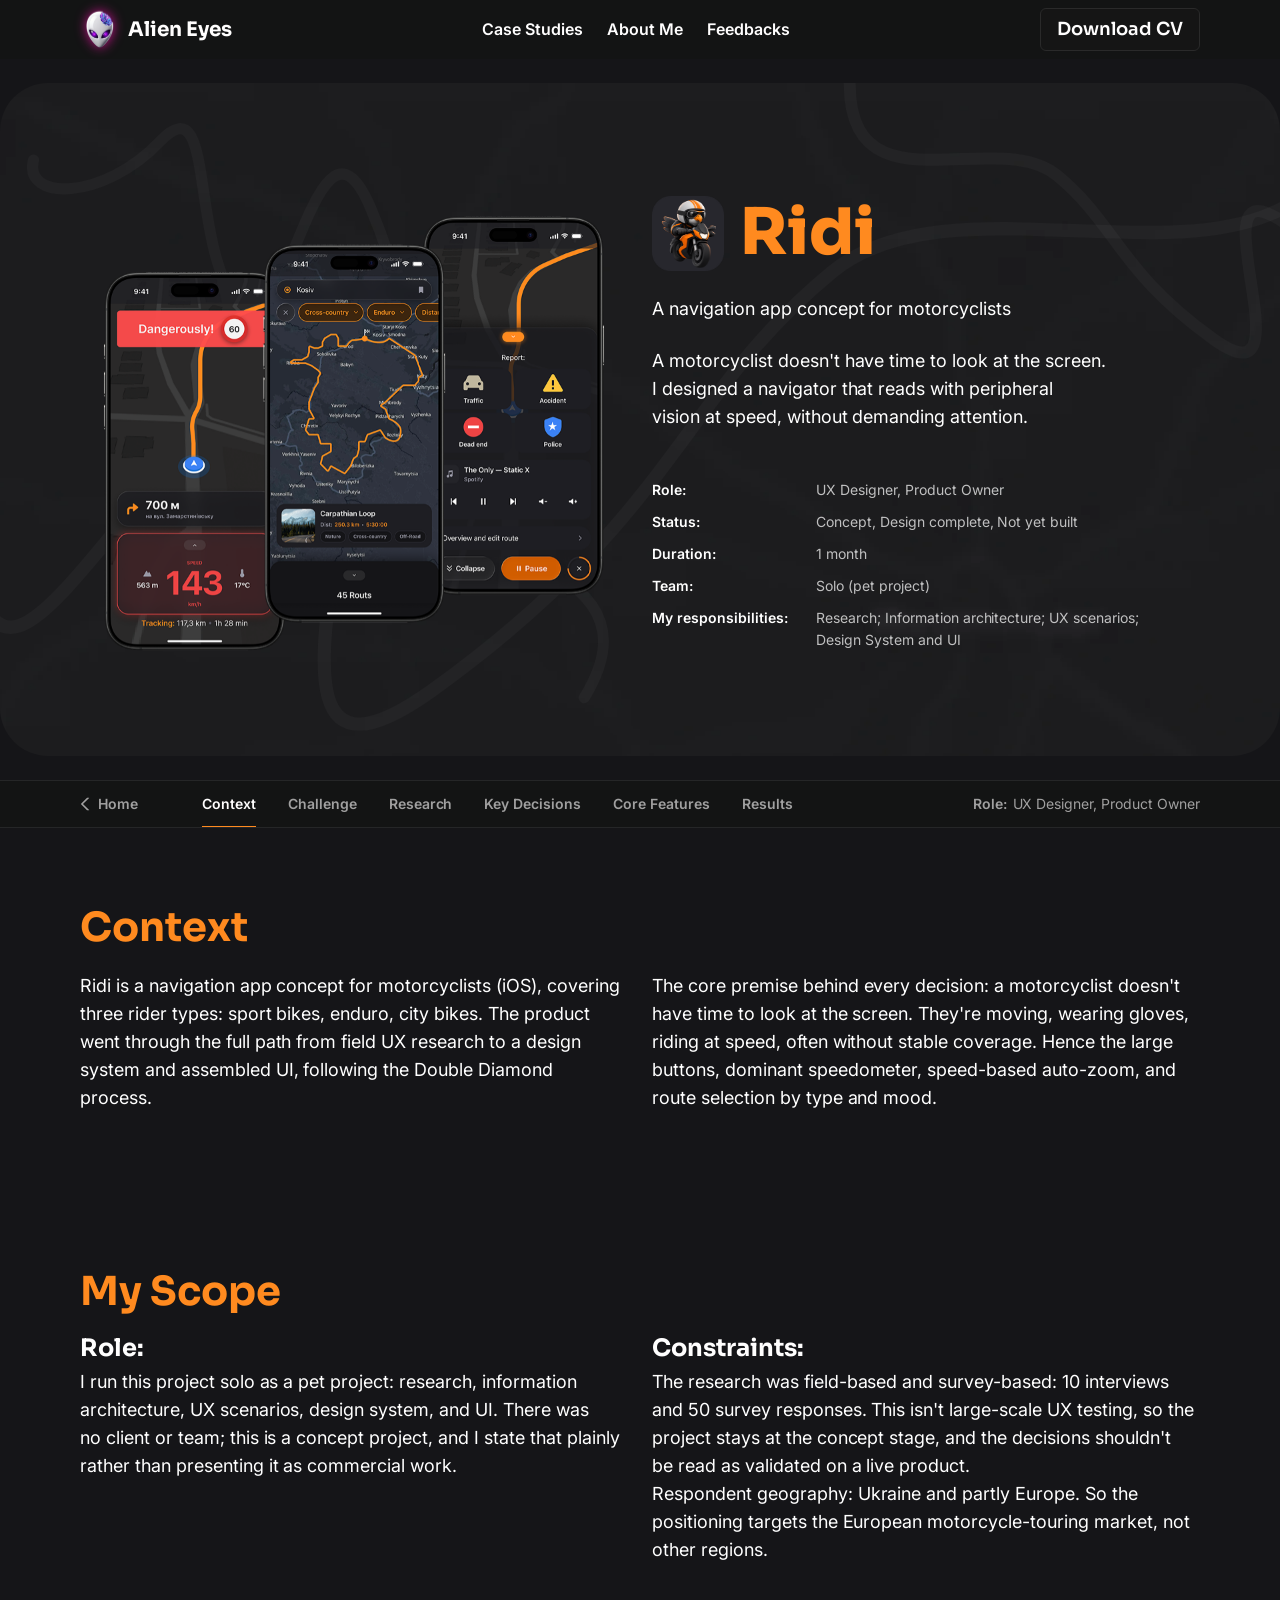
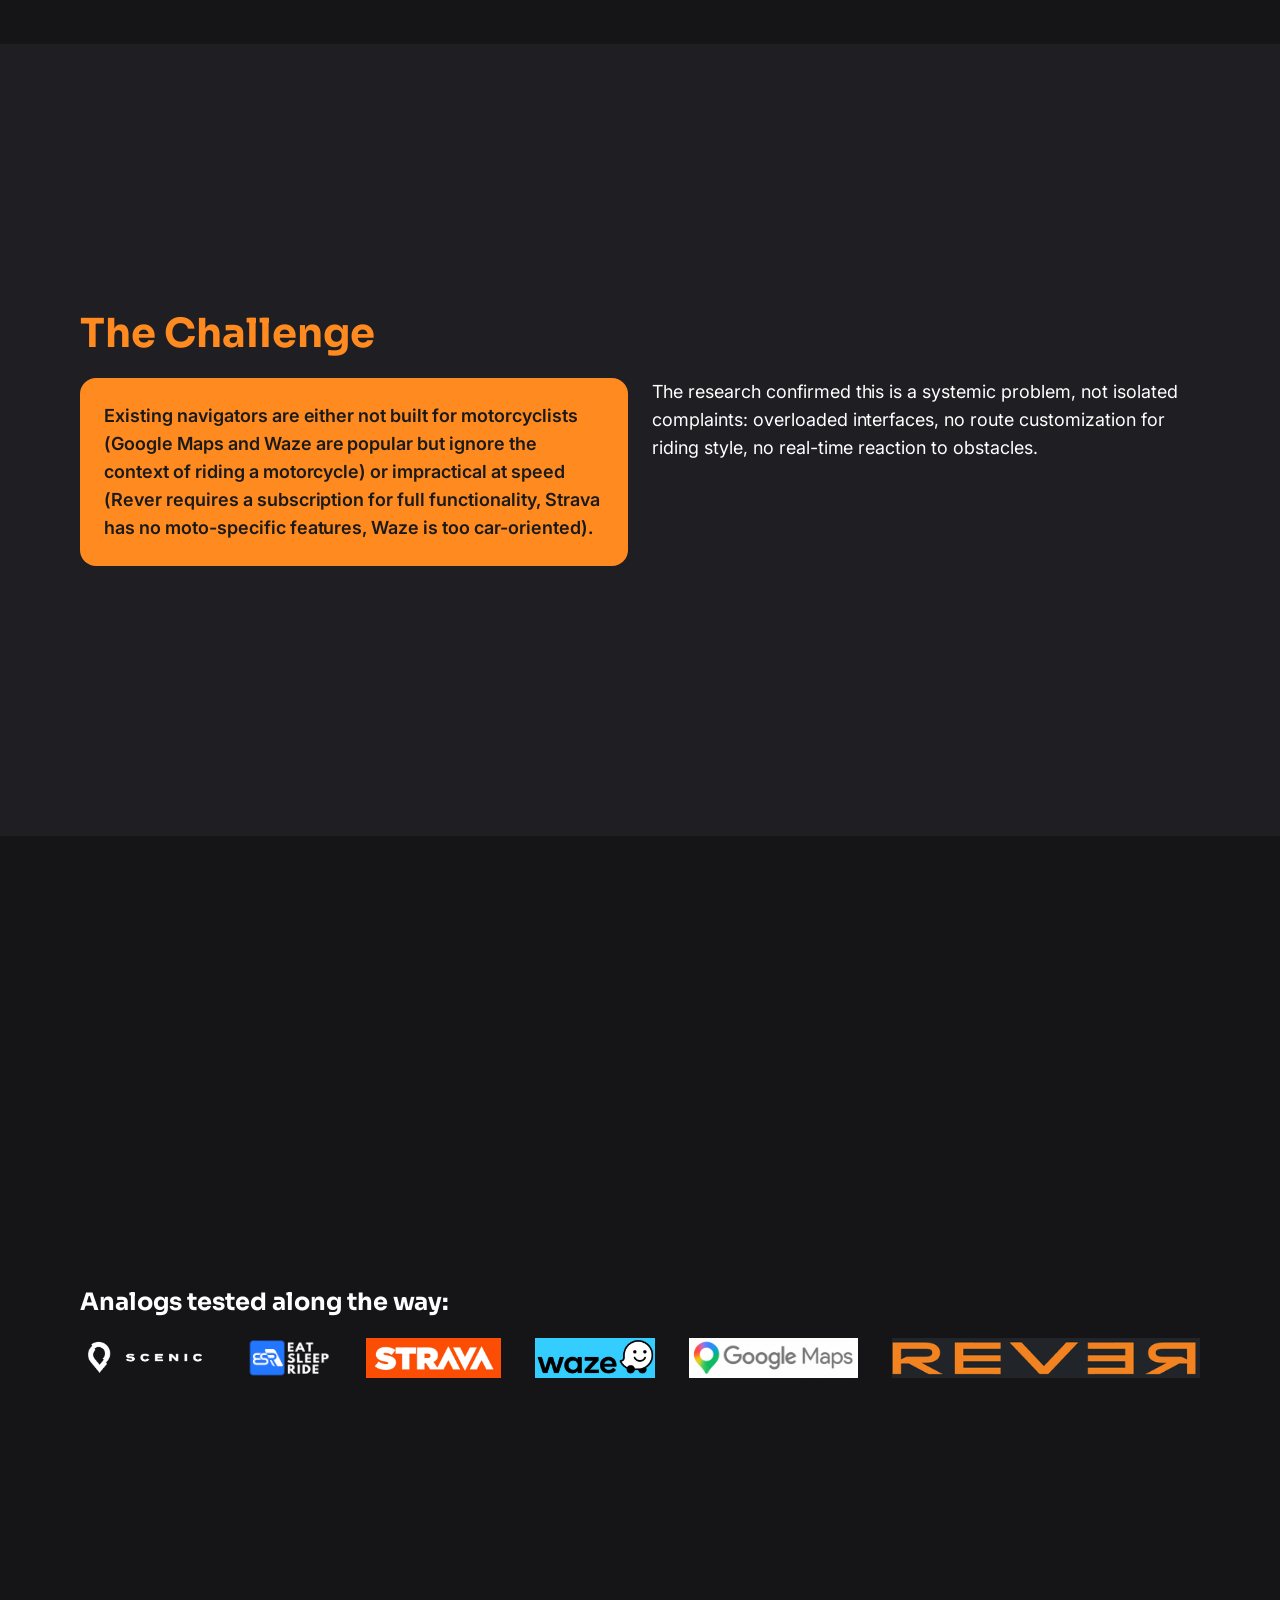
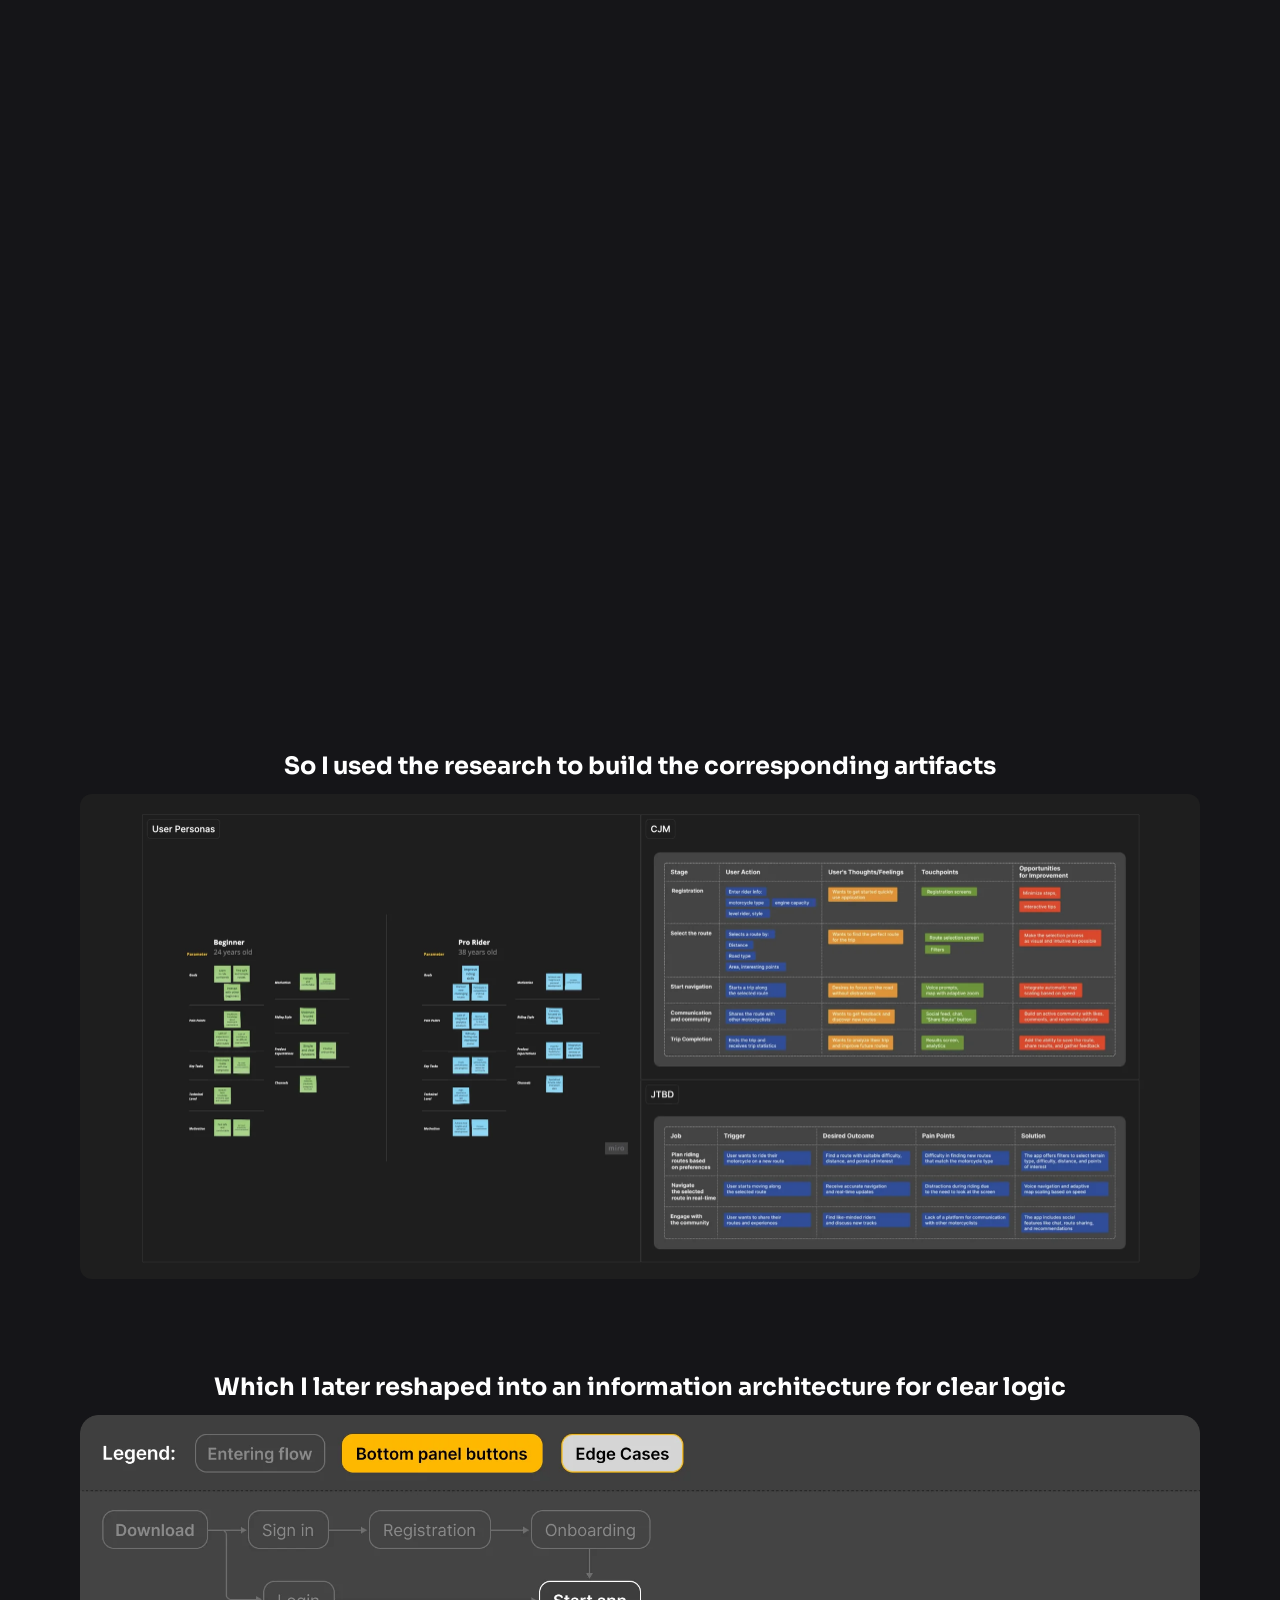
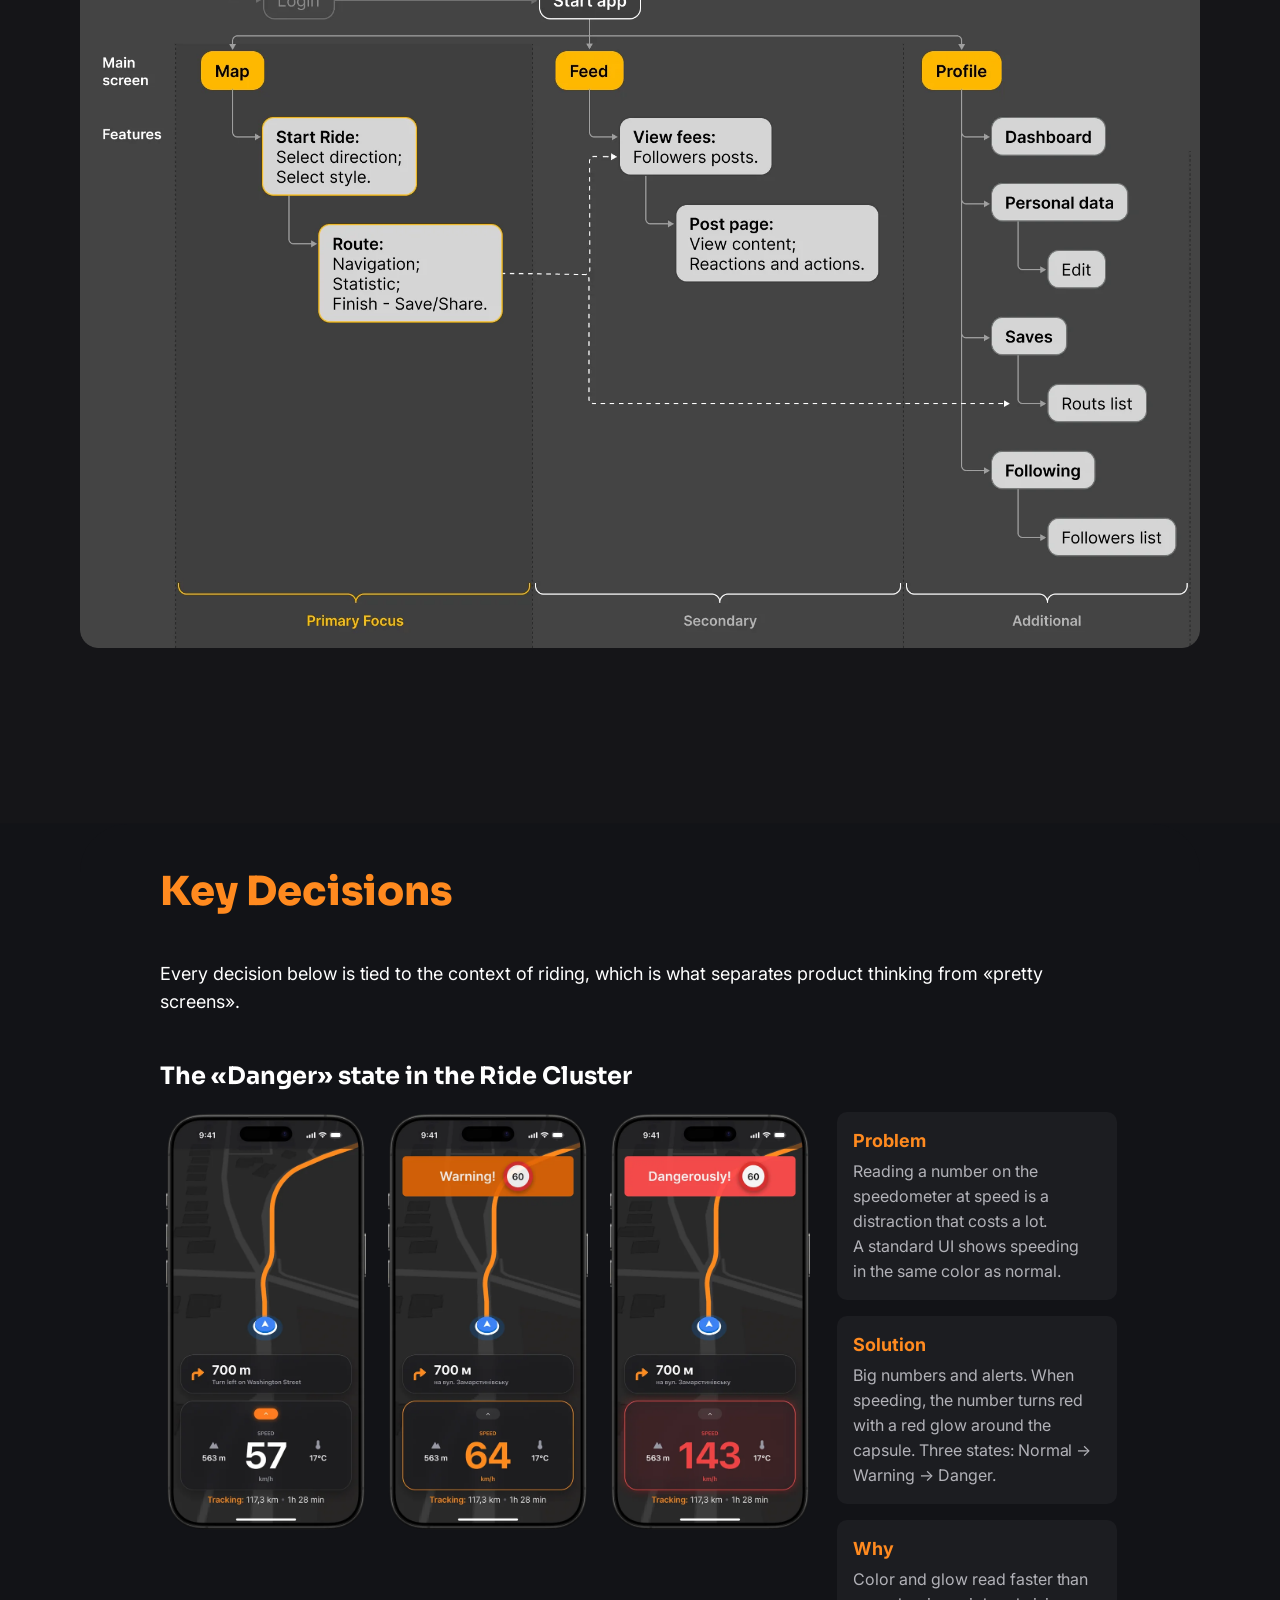
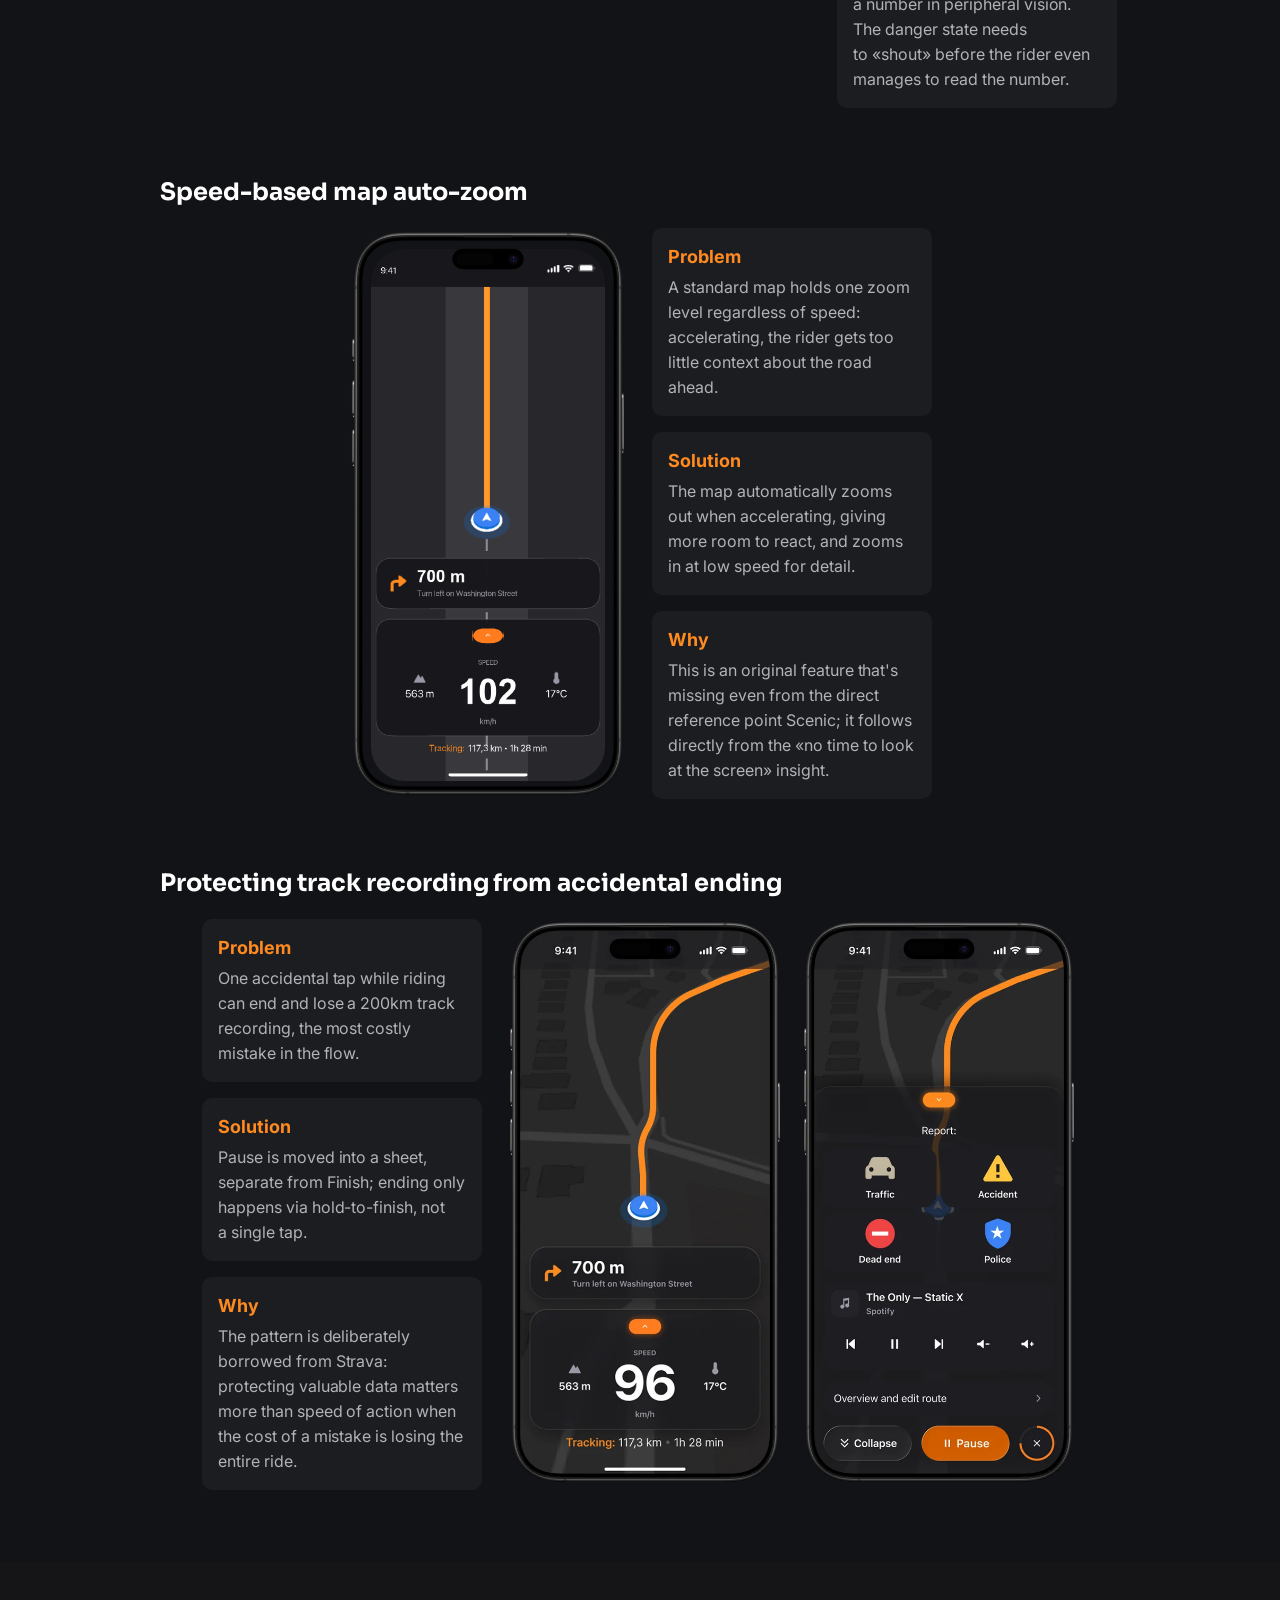
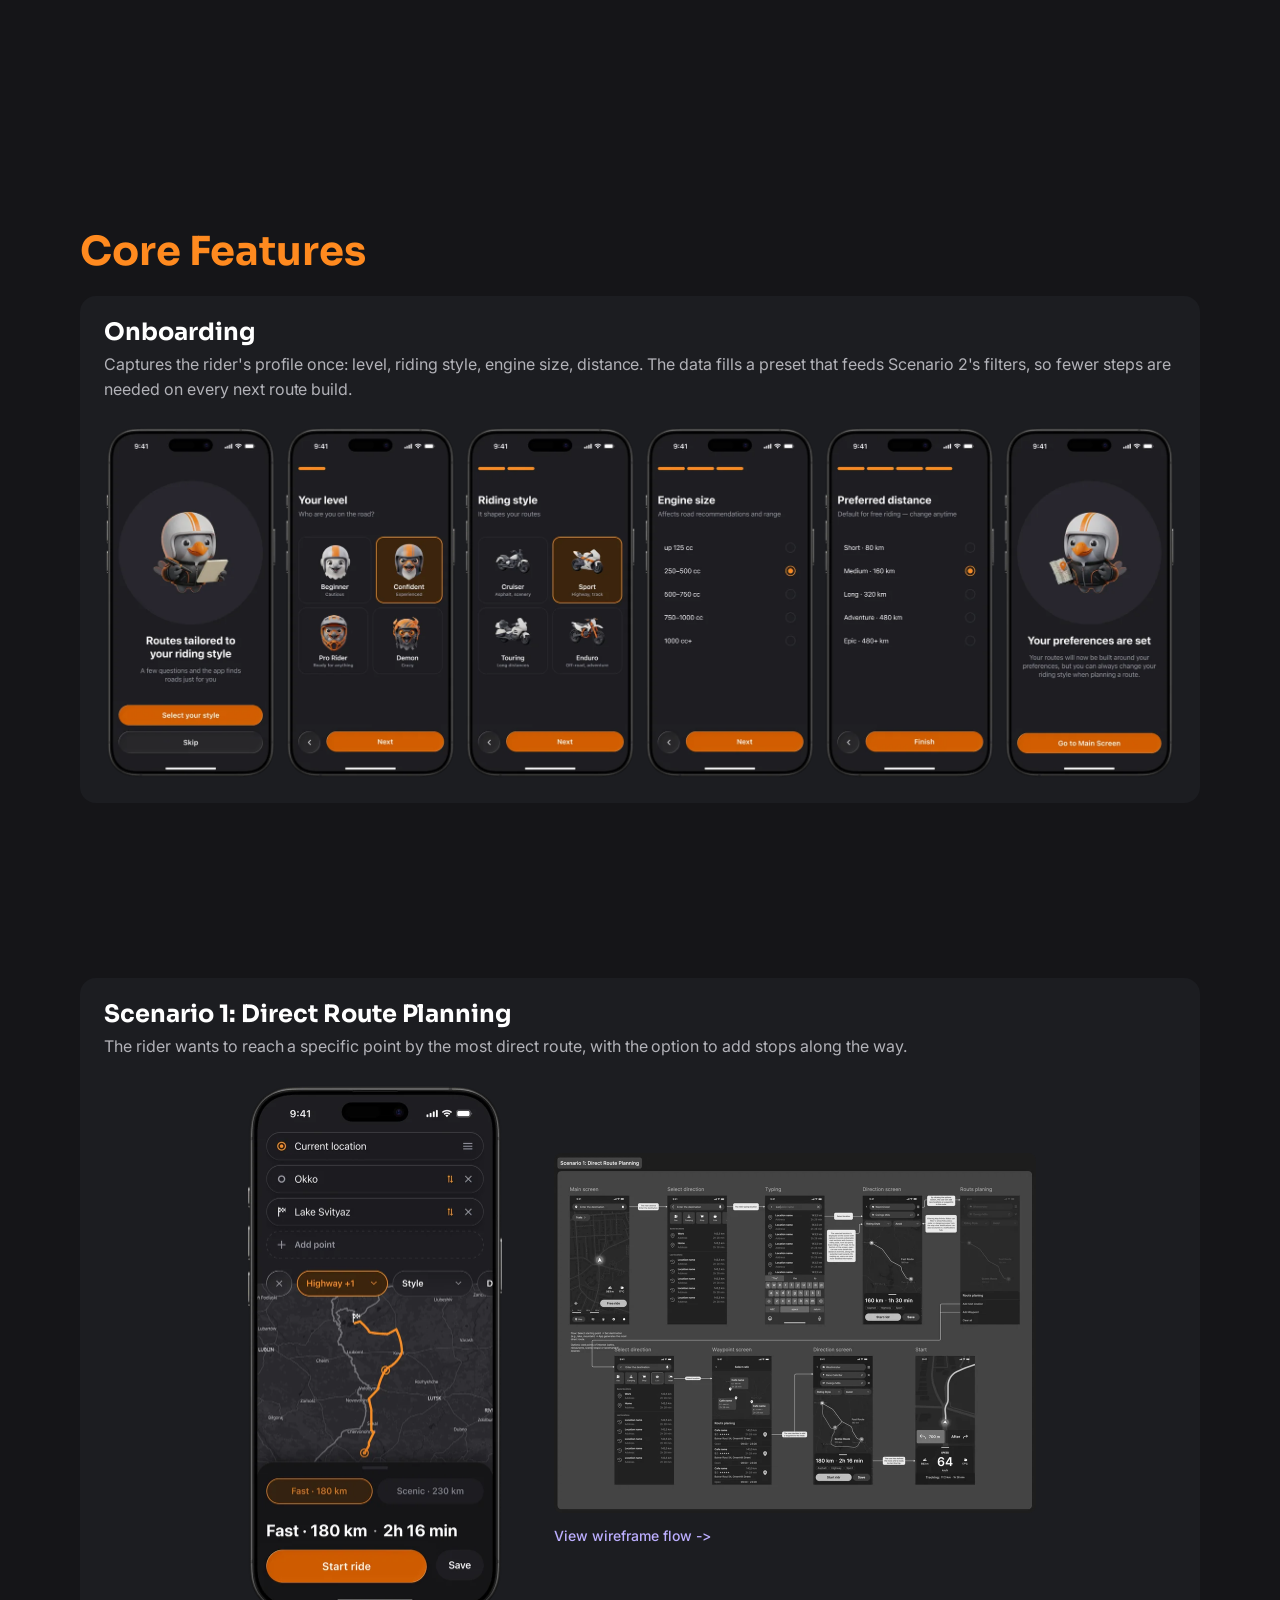
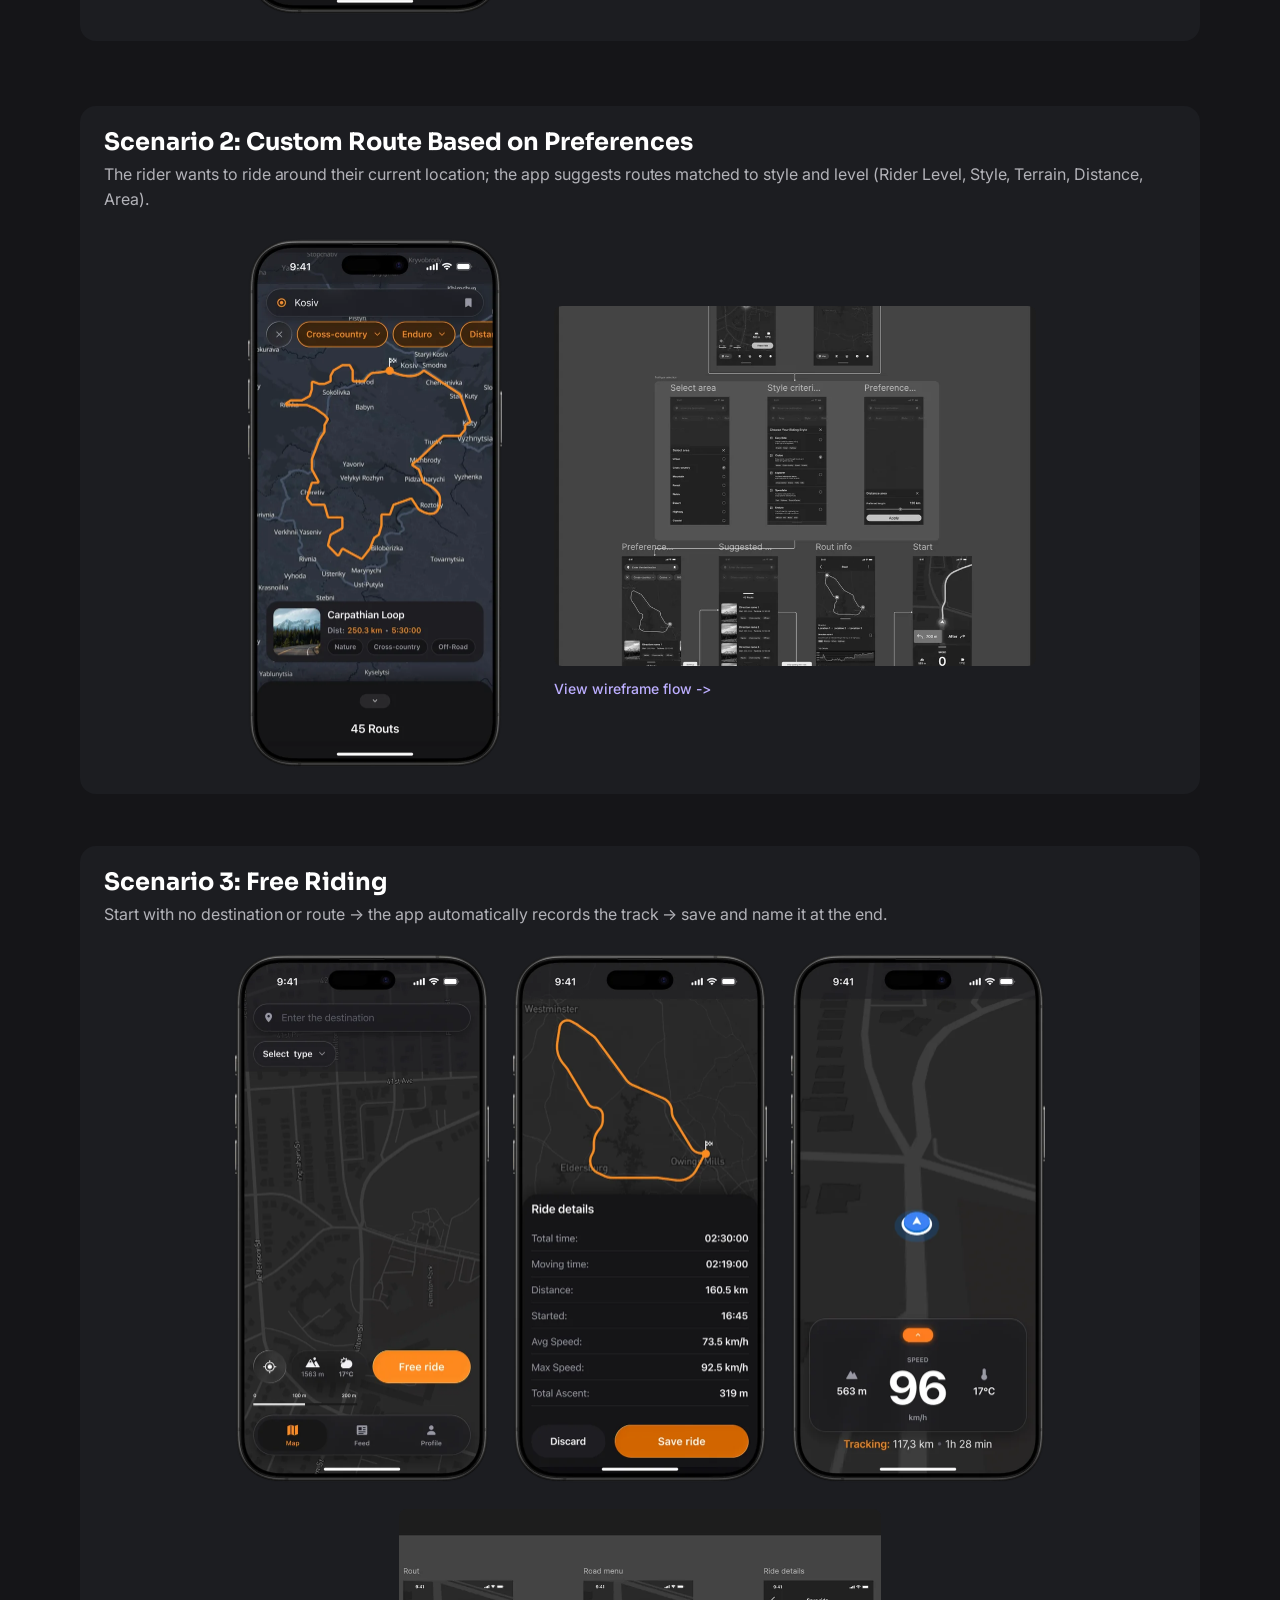
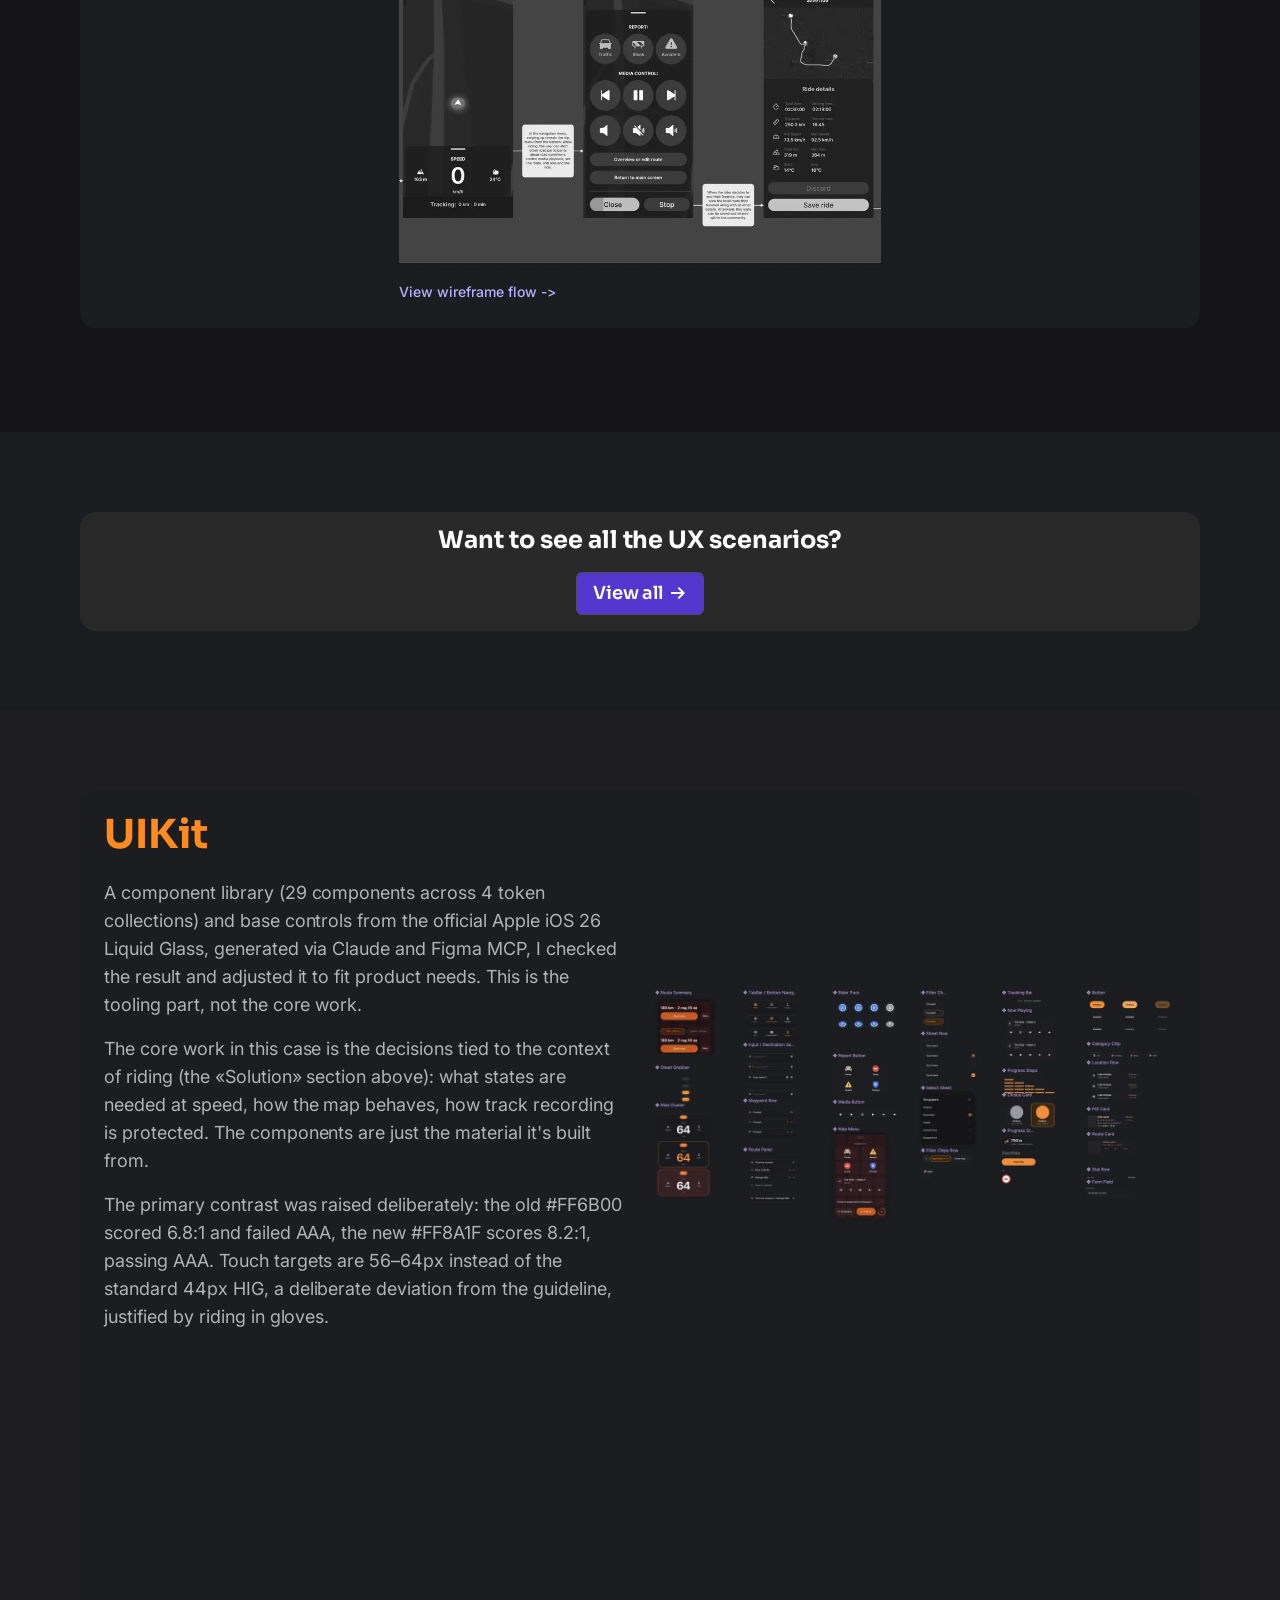
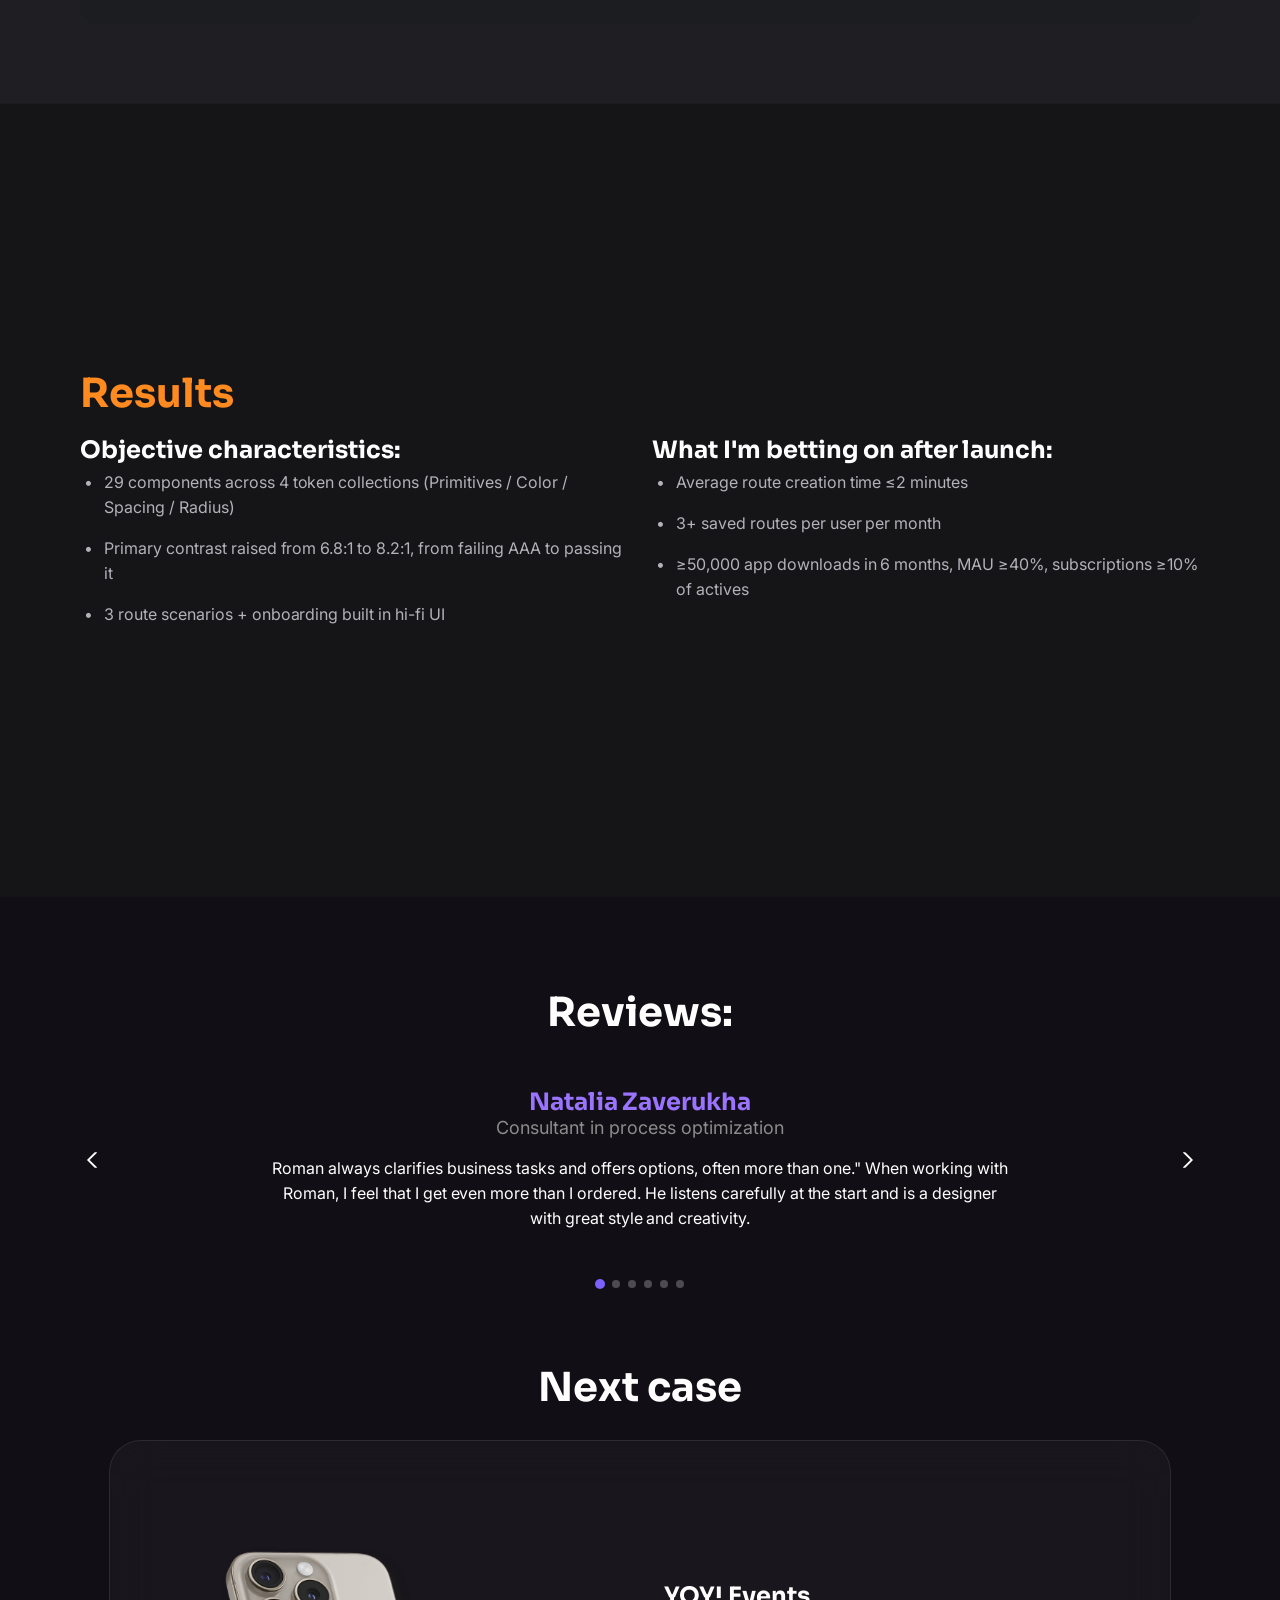
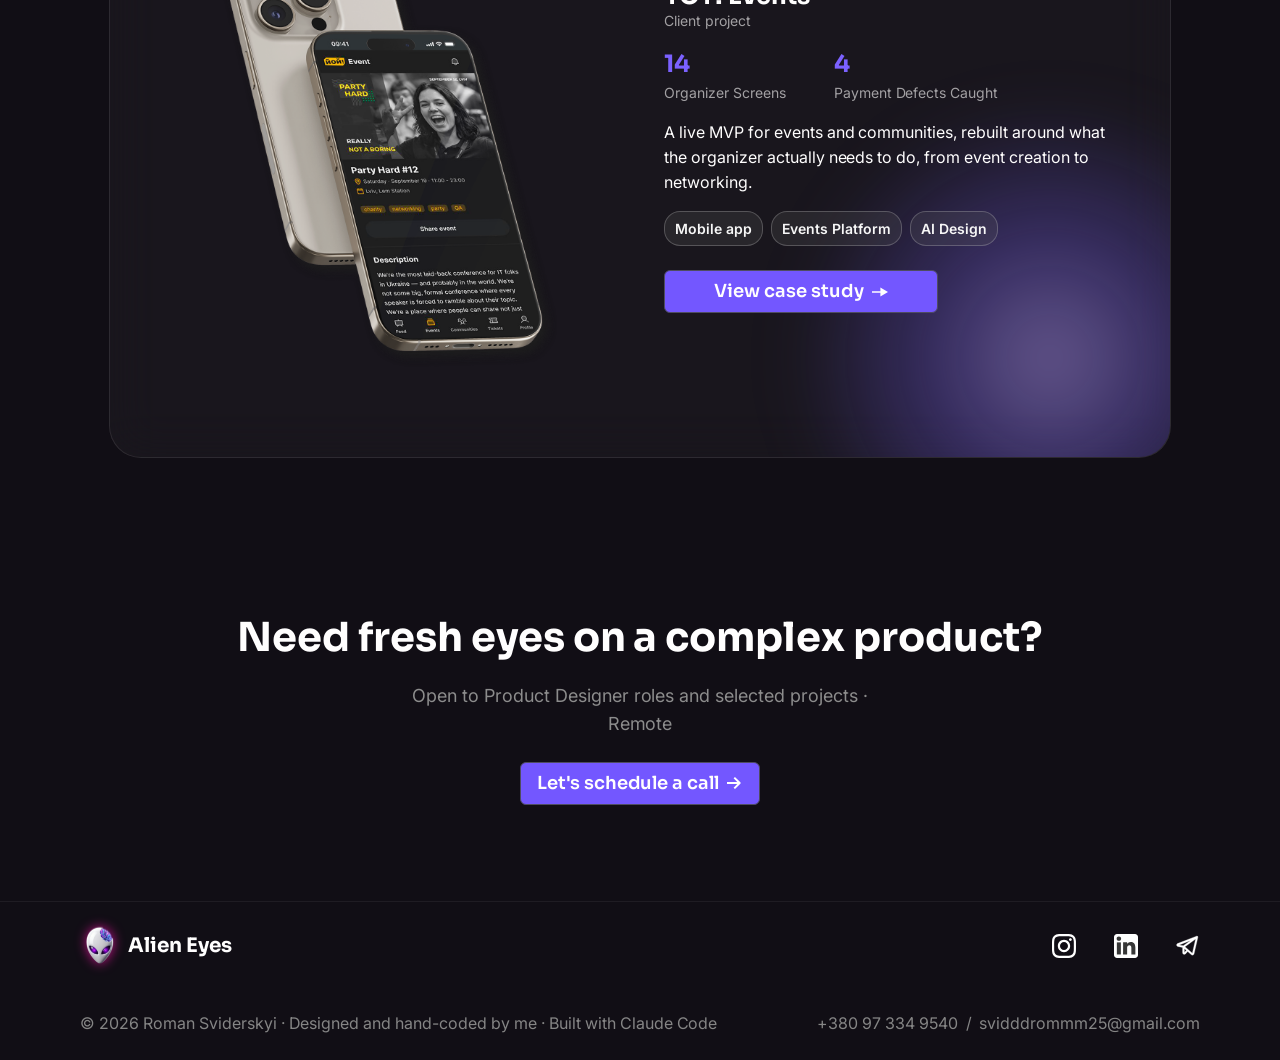
<file: case-ridi.html>
<!doctype html>
<html lang="en">
  <head>
    <meta charset="UTF-8" />
    <meta name="viewport" content="width=device-width, initial-scale=1.0" />
    <!-- Clean URL: GitHub Pages can't do server-side redirects, so when
         the page is opened with .html (or /index.html), swap the address
         bar to the extensionless form (no reload, query/hash kept). -->
    <script>
      (function () {
        var p = location.pathname;
        if (/\.html$/.test(p)) {
          history.replaceState(null, "", p.replace(/index\.html$/, "").replace(/\.html$/, "") + location.search + location.hash);
        }
      })();
    </script>
    <title>Ridi — Moto Navigator | Alien Eyes</title>
    <meta name="description" content="A motorcyclist doesn't have time to look at the screen. I designed a navigator that reads with peripheral vision at speed, without demanding attention." />
    <link rel="canonical" href="https://alieneyes.ink/case-ridi" />
    <link rel="icon" type="image/png" sizes="32x32" href="assets/icons/favicon-32.png" />
    <link rel="icon" type="image/png" sizes="16x16" href="assets/icons/favicon-16.png" />
    <link rel="apple-touch-icon" sizes="180x180" href="assets/icons/favicon-180.png" />

    <!-- Open Graph / LinkedIn / Facebook preview -->
    <meta property="og:type" content="article" />
    <meta property="og:url" content="https://alieneyes.ink/case-ridi" />
    <meta property="og:site_name" content="Alien Eyes" />
    <meta property="og:title" content="Ridi — Moto Navigator" />
    <meta property="og:description" content="A motorcyclist doesn't have time to look at the screen. I designed a navigator that reads with peripheral vision at speed, without demanding attention." />
    <meta property="og:image" content="https://alieneyes.ink/assets/case-ridi/hero-screens-cover.webp" />
    <meta property="og:image:alt" content="Ridi app screens: Danger state alert, route planning map, and turn-by-turn navigation" />
    <meta name="twitter:card" content="summary_large_image" />
    <meta name="twitter:title" content="Ridi — Moto Navigator" />
    <meta name="twitter:description" content="A motorcyclist doesn't have time to look at the screen. I designed a navigator that reads with peripheral vision at speed, without demanding attention." />
    <meta name="twitter:image" content="https://alieneyes.ink/assets/case-ridi/hero-screens-cover.webp" />
    <link rel="preconnect" href="https://fonts.googleapis.com" />
    <link rel="preconnect" href="https://fonts.gstatic.com" crossorigin />
    <link
      href="https://fonts.googleapis.com/css2?family=Inter:wght@400;500;600;700&family=Sora:wght@700;800&display=swap"
      rel="stylesheet"
    />
    <link rel="stylesheet" href="css/tokens.css" />
    <link rel="stylesheet" href="css/base.css" />
    <link rel="stylesheet" href="css/typography.css" />
    <link rel="stylesheet" href="css/nav.css" />
    <link rel="stylesheet" href="css/footer.css" />
    <link rel="stylesheet" href="css/buttons.css" />
    <link rel="stylesheet" href="css/home.css" />
    <link rel="stylesheet" href="css/reveal.css" />
    <link rel="stylesheet" href="css/case-motion.css" />
    <link rel="stylesheet" href="css/case-ridi.css" />
    <link rel="stylesheet" href="css/case-meta.css" />
    <link rel="stylesheet" href="css/case-nav.css" />
    <link rel="stylesheet" href="css/link-shimmer.css" />
    <link rel="stylesheet" href="css/mobile.css" />
    <!-- Microsoft Clarity analytics -->
    <script type="text/javascript">
      (function(c,l,a,r,i,t,y){
          c[a]=c[a]||function(){(c[a].q=c[a].q||[]).push(arguments)};
          t=l.createElement(r);t.async=1;t.src="https://www.clarity.ms/tag/"+i;
          y=l.getElementsByTagName(r)[0];y.parentNode.insertBefore(t,y);
      })(window, document, "clarity", "script", "yk9nw8fhah");
    </script>
  </head>
  <body class="case-page ridi-page">
    <!-- UI: GLOBAL-NAV-01 | Site navigation | shared component, reused unchanged -->
    <nav class="site-nav site-nav--case">
      <a class="nav-logo" href="./">
        <span class="nav-logo__icon">
          <img class="nav-logo__avatar" src="assets/icons/logo-avatar.png" alt="" />
        </span>
        <span class="nav-logo__text">Alien Eyes</span>
      </a>
      <a class="nav-back" href="./" aria-label="Back to home">
        <svg viewBox="0 0 8 14" fill="none" aria-hidden="true">
          <path
            d="M7 1L1 7L7 13"
            stroke="currentColor"
            stroke-width="2"
            stroke-linecap="square"
            stroke-linejoin="round"
          />
        </svg>
      </a>

      <div class="nav-menu">
        <div class="nav-links">
          <a class="nav-links__link" href="./#case-studies">Case Studies</a>
          <a class="nav-links__link" href="about">About Me</a>
          <a class="nav-links__link" href="./#feedbacks">Feedbacks</a>
        </div>

        <a class="nav-cta" href="https://drive.google.com/file/d/1uxq4yHa0sPYmIgp1zuLN3ROoY8mF3kdx/view?usp=sharing" target="_blank" rel="noopener">Download CV</a>
        <a class="nav-cta nav-cta--contact" href="https://www.linkedin.com/in/romsvid/" target="_blank" rel="noopener" data-popup="contact">Contact Me</a>
      </div>

      <button class="nav-toggle" type="button" aria-label="Toggle menu" aria-expanded="false">
        <span class="nav-toggle__bar"></span>
        <span class="nav-toggle__bar"></span>
        <span class="nav-toggle__bar"></span>
      </button>
    </nav>

    <main>
      <!-- UI: CASE05-HERO-01 | Hero | matches Figma "Hero" (866:14394), synced 2026-09-12 -->
      <section class="ridi-hero" data-reveal>
        <img class="ridi-hero__bg" src="assets/case-ridi/hero-bg.webp" alt="" aria-hidden="true" />
        <!-- "gray line" x3 — same wiggle technique + speed as YOY/ATJ2's Hero lines -->
        <div class="ridi-hero__lines" aria-hidden="true">
          <svg class="ridi-hero__line ridi-hero__line--1" viewBox="0 0 590.175 329.71" fill="none" xmlns="http://www.w3.org/2000/svg">
            <path d="M6.00055 9.8113C35.1869 -10.3227 57.9417 52.9622 27.4215 113.99C-3.09863 175.019 112.136 109.046 176.812 128.742C241.487 148.438 21.3473 254.426 139.309 260.774C257.27 267.123 286.907 232.051 364.704 231.279C442.5 230.507 502.248 392.256 584.174 289.563" stroke="#D1D1D1" stroke-opacity="0.04" stroke-width="12" stroke-linecap="round" />
          </svg>
          <svg class="ridi-hero__line ridi-hero__line--2" viewBox="0 0 1333.03 737.914" fill="none" xmlns="http://www.w3.org/2000/svg">
            <path d="M6.00055 14.7082C72.6865 -31.2948 124.677 113.301 54.944 252.74C-14.7896 392.179 248.503 241.442 396.276 286.444C544.048 331.446 41.0652 573.613 310.588 588.117C580.111 602.622 647.826 522.49 825.578 520.726C1003.33 518.961 1139.84 888.531 1327.03 653.895" stroke="#D1D1D1" stroke-opacity="0.04" stroke-width="12" stroke-linecap="round" />
          </svg>
          <svg class="ridi-hero__line ridi-hero__line--3" viewBox="0 0 755.228 420.407" fill="none" xmlns="http://www.w3.org/2000/svg">
            <path d="M6.00055 10.8993C43.5188 -14.9824 72.7695 66.3686 33.5366 144.819C-5.6962 223.269 142.435 138.462 225.574 163.781C308.712 189.1 25.7283 325.345 177.365 333.506C329.001 341.666 367.099 296.583 467.104 295.59C567.109 294.598 643.914 502.522 749.227 370.513" stroke="#D1D1D1" stroke-opacity="0.04" stroke-width="12" stroke-linecap="round" />
          </svg>
        </div>

        <div class="ridi-hero__body">
          <!-- "Screens - cover" (865:14392): single flattened export, jumps up on load -->
          <div class="ridi-hero__screens" data-bounce-group="load">
            <div class="ridi-hero__screen-cover">
              <img src="assets/case-ridi/hero-screens-cover.webp" alt="Ridi app screens: Danger state alert, route planning map, and turn-by-turn navigation" />
            </div>
          </div>

          <div class="ridi-hero__content">
            <div class="ridi-hero__title-row">
              <img class="ridi-hero__logo" src="assets/case-ridi/ridi-logo.webp" alt="" aria-hidden="true" />
              <h1 class="ridi-hero__title">Ridi</h1>
            </div>
            <p class="body-large ridi-hero__desc">A navigation app concept for motorcyclists</p>
            <p class="body-large ridi-hero__desc">
              A motorcyclist doesn't have time to look at the screen. I designed a navigator that
              reads with peripheral vision at speed, without demanding attention.
            </p>
            <!-- Case meta: text and links as in Figma (QA/Updates page, hero data block, 2026-11-23) -->
            <dl class="case-meta">
              <div class="case-meta__row">
                <dt>Role:</dt>
                <dd>UX Designer, Product Owner</dd>
              </div>
              <div class="case-meta__row">
                <dt>Status:</dt>
                <dd>Concept, Design complete, Not yet built</dd>
              </div>
              <div class="case-meta__row">
                <dt>Duration:</dt>
                <dd>1 month</dd>
              </div>
              <div class="case-meta__row">
                <dt>Team:</dt>
                <dd>Solo (pet project)</dd>
              </div>
              <div class="case-meta__row">
                <dt>My responsibilities:</dt>
                <dd>Research; Information architecture; UX scenarios; <br class="br-desktop" />Design System and UI</dd>
              </div>
            </dl>
          </div>
        </div>
      </section>

      <!-- 24px spacer between the hero and the nav bar (Figma: spacer before instance 1019:37670); it sits right before the nav -->
      <div class="case-nav-spacer" aria-hidden="true"></div>

      <!-- UI: CASE-NAV-01 | Case section nav: in flow under the hero (and Impact), sticks under the header | Figma "Case nav / Sticky" (987:4210); css/case-nav.css + js/case-nav.js -->
      <nav class="case-nav" aria-label="Case sections" data-case-nav data-case="ridi">
        <div class="case-nav__lead">
          <!-- standard component 987:4210: arrow + Home + divider -->
          <div class="case-nav__home">
            <a class="case-nav__item case-nav__back" href="/#case-studies">
              <img class="case-nav__chevron" src="assets/icons/case-nav-chevron.svg" alt="" aria-hidden="true" />
              Home
            </a>
            <span class="case-nav__divider" aria-hidden="true"><img src="assets/icons/case-nav-divider.svg" alt="" /></span>
          </div>
        </div>
        <a class="case-nav__item" href="#cs-context" data-case-target="cs-context">Context</a>
        <a class="case-nav__item" href="#cs-challenge" data-case-target="cs-challenge">Challenge</a>
        <a class="case-nav__item" href="#cs-research" data-case-target="cs-research">Research</a>
        <a class="case-nav__item" href="#cs-key-decisions" data-case-target="cs-key-decisions">Key Decisions</a>
        <a class="case-nav__item" href="#cs-core-features" data-case-target="cs-core-features">Core Features</a>
        <a class="case-nav__item" href="#cs-results" data-case-target="cs-results">Results</a>
        <p class="case-nav__role"><b>Role:</b> <span>UX Designer, Product Owner</span></p>
      </nav>

      <!-- UI: CASE05-OVERVIEW-01 | Overview | matches Figma "Overview" (816:12988) -->
      <section id="cs-context" data-case-section class="ridi-section" data-m-screen>
        <h2 class="h2-section ridi-heading" data-reveal>Context</h2>
        <div class="ridi-two-col" data-reveal-group>
          <p class="body-large">
            Ridi is a navigation app concept for motorcyclists (iOS), covering three rider types:
            sport bikes, enduro, city bikes. The product went through the full path from field UX
            research to a design system and assembled UI, following the Double Diamond process.
          </p>
          <p class="body-large">
            The core premise behind every decision: a motorcyclist doesn't have time to look at the
            screen. They're moving, wearing gloves, riding at speed, often without stable coverage.
            Hence the large buttons, dominant speedometer, speed-based auto-zoom, and route
            selection by type and mood.
          </p>
        </div>
      </section>

      <!-- UI: CASE05-SCOPE-01 | My Scope | matches Figma "My Role and Constraints" (816:12993) -->
      <section class="ridi-section">
        <h2 class="h2-section ridi-heading" data-reveal>My Scope</h2>
        <div class="ridi-two-col" data-reveal-group>
          <div>
            <h3 class="h3-case-study ridi-subheading">Role:</h3>
            <p class="body-large">
              I run this project solo as a pet project: research, information architecture,
              UX scenarios, design system, and UI. There was no client or team; this is a
              concept project, and I state that plainly rather than presenting it as commercial
              work.
            </p>
          </div>
          <div>
            <h3 class="h3-case-study ridi-subheading">Constraints:</h3>
            <p class="body-large">
              The research was field-based and survey-based: 10 interviews and 50 survey
              responses. This isn't large-scale UX testing, so the project stays at the concept
              stage, and the decisions shouldn't be read as validated on a live product.
            </p>
            <p class="body-large">
              Respondent geography: Ukraine and partly Europe. So the positioning targets the
              European motorcycle-touring market, not other regions.
            </p>
          </div>
        </div>
      </section>

      <!-- UI: CASE05-CHALLENGE-01 | The Challenge | matches Figma "The Challenge" (816:13004) -->
      <section id="cs-challenge" data-case-section class="ridi-section ridi-section--tint" data-focus data-m-screen>
        <h2 class="h2-section ridi-heading" data-reveal>The Challenge</h2>
        <div class="ridi-two-col" data-reveal-group>
          <div class="ridi-panel ridi-panel--accent">
            <p class="body-large">
              Existing navigators are either not built for motorcyclists (Google Maps and Waze
              are popular but ignore the context of riding a motorcycle) or impractical at speed
              (Rever requires a subscription for full functionality, Strava has no moto-specific
              features, Waze is too car-oriented).
            </p>
          </div>
          <p class="body-large">
            The research confirmed this is a systemic problem, not isolated complaints:
            overloaded interfaces, no route customization for riding style, no real-time reaction
            to obstacles.
          </p>
        </div>
      </section>

      <!-- UI: CASE05-RESEARCH-01 | Research | matches Figma "Research" (816:13010) -->
      <section id="cs-research" data-case-section class="ridi-section">
        <h2 class="h2-section ridi-heading" data-reveal>Research</h2>
        <div class="ridi-two-col" data-reveal-group>
          <div>
            <h3 class="h3-case-study ridi-subheading">Methods</h3>
            <ul class="ridi-list">
              <li>Firsthand experience on the road: several navigation apps tested live, while riding</li>
              <li>10 interviews with motorcyclists across disciplines (sport / enduro / city)</li>
              <li>50 responses to an online survey</li>
              <li>Competitive analysis</li>
            </ul>
          </div>
          <div>
            <h3 class="h3-case-study ridi-subheading">Survey results</h3>
            <ul class="ridi-list">
              <li>60% complain about apps being too complex or overloaded</li>
              <li>45% lack route customization</li>
              <li>70% want real-time reaction to obstacles</li>
              <li>55% want to share routes within a community</li>
            </ul>
          </div>
        </div>

        <div class="ridi-block--spaced" data-reveal>
          <h3 class="h3-case-study ridi-subheading">Analogs tested along the way:</h3>
          <div class="ridi-logos">
            <img loading="lazy" width="400" height="121" src="assets/case-ridi/analogy-logo-1.webp" alt="" />
            <img loading="lazy" width="400" height="188" src="assets/case-ridi/analogy-logo-2.webp" alt="" />
            <img loading="lazy" width="400" height="119" src="assets/case-ridi/analogy-logo-3.webp" alt="" />
            <img loading="lazy" width="400" height="134" src="assets/case-ridi/analogy-logo-4.webp" alt="" />
            <img loading="lazy" width="400" height="95" src="assets/case-ridi/analogy-logo-5.webp" alt="" />
            <img loading="lazy" width="400" height="52" src="assets/case-ridi/analogy-logo-6.webp" alt="" />
          </div>
        </div>

        <div class="ridi-block--spaced ridi-block--audience" data-reveal data-focus data-m-screen data-m-static>
          <h3 class="h3-case-study ridi-subheading">Audience segmentation</h3>
          <!-- "1"/"2"/"3" — jump up on scroll into view, random order, per Roman -->
          <div class="ridi-audience" data-bounce-group="scroll">
            <div class="ridi-audience__item">
              <div class="ridi-audience__avatar-wrap ridi-audience__avatar-wrap--1">
                <img class="ridi-audience__avatar" loading="lazy" width="250" height="252" src="assets/case-ridi/avatar-newbie.webp" alt="" />
              </div>
              <p class="ridi-audience__name">Newcomers 10%</p>
              <p class="ridi-audience__desc">(simple onboarding and recommendations)</p>
            </div>
            <div class="ridi-audience__item">
              <div class="ridi-audience__avatar-wrap ridi-audience__avatar-wrap--2">
                <img class="ridi-audience__avatar" loading="lazy" width="250" height="252" src="assets/case-ridi/avatar-enthusiast.webp" alt="" />
              </div>
              <p class="ridi-audience__name">Enthusiasts 70%</p>
              <p class="ridi-audience__desc">(simple planning tools)</p>
            </div>
            <div class="ridi-audience__item">
              <div class="ridi-audience__avatar-wrap ridi-audience__avatar-wrap--3">
                <img class="ridi-audience__avatar" loading="lazy" width="250" height="252" src="assets/case-ridi/avatar-experienced.webp" alt="" />
              </div>
              <p class="ridi-audience__name">Experienced 20%</p>
              <p class="ridi-audience__desc">(analytics, stats, communities)</p>
            </div>
          </div>
        </div>

        <div class="ridi-block--spaced" data-reveal data-m-screen>
          <h3 class="ridi-artifact-heading h3-case-study">So I used the research to build the corresponding artifacts</h3>
          <!-- fades in through blur ("з туману"), per Roman -->
          <div class="ridi-artifact-media" data-fog>
            <img loading="lazy" width="2240" height="971" src="assets/case-ridi/research-artifacts.webp" alt="Research artifacts collage: User Personas, CJM, JTBD" data-zoom />
          </div>
        </div>

        <div class="ridi-block--spaced" data-reveal data-m-screen>
          <h3 class="ridi-artifact-heading h3-case-study">Which I later reshaped into an information architecture for clear logic</h3>
          <div class="ridi-artifact-media" data-fog>
            <img loading="lazy" width="1908" height="1418" src="assets/case-ridi/information-architecture.webp" alt="Ridi information architecture map" data-zoom />
          </div>
        </div>
      </section>

      <!-- UI: CASE05-DECISIONS-01 | Key Decisions | matches Figma "Key Decisions" (816:13050) -->
      <section id="cs-key-decisions" data-case-section class="ridi-section" data-m-rise>
        <div class="ridi-decisions-panel">
          <h1 class="ridi-heading" style="font-size: 40px" data-reveal>Key Decisions</h1>
          <p class="body-large" data-reveal>
            Every decision below is tied to the context of riding, which is what separates
            product thinking from «pretty screens».
          </p>

          <div class="ridi-decision" data-reveal>
            <h3 class="h3-case-study">The «Danger» state in the Ride Cluster</h3>
            <div class="ridi-decision__body">
              <div class="ridi-decision__screens" data-m-scrollx data-zoom-set="decision-1">
                <img loading="lazy" width="524" height="1069" src="assets/case-ridi/decision-danger-1.webp" alt="Ride cluster in Danger state, screen 1" />
                <img loading="lazy" width="524" height="1069" src="assets/case-ridi/decision-danger-2.webp" alt="Ride cluster in Danger state, screen 2" />
                <img loading="lazy" width="524" height="1069" src="assets/case-ridi/decision-danger-3.webp" alt="Ride cluster in Danger state, screen 3" />
              </div>
              <div class="ridi-decision__cards">
                <div class="ridi-decision__card">
                  <h4>Problem</h4>
                  <p>Reading a number on the speedometer at speed is a distraction that costs a lot. A standard UI shows speeding in the same color as normal.</p>
                </div>
                <div class="ridi-decision__card">
                  <h4>Solution</h4>
                  <p>Big numbers and alerts. When speeding, the number turns red with a red glow around the capsule. Three states: Normal → Warning → Danger.</p>
                </div>
                <div class="ridi-decision__card">
                  <h4>Why</h4>
                  <p>Color and glow read faster than a number in peripheral vision. The danger state needs to «shout» before the rider even manages to read the number.</p>
                </div>
              </div>
            </div>
          </div>

          <div class="ridi-decision" data-reveal>
            <h3 class="h3-case-study">Speed-based map auto-zoom</h3>
            <div class="ridi-decision__body">
              <!-- "frame for gif move" (861:14350): gif fills the "Paste gif here"
                   cutout, the "iPhone 16 Pro Max" bezel (transparent screen area)
                   sits above it so the gif reads as playing inside the phone. -->
              <div class="ridi-gif-frame">
                <img class="ridi-gif-frame__gif" loading="lazy" width="402" height="874" src="assets/case-ridi/decision-autozoom.gif" alt="Auto-zoom map demo" />
                <img class="ridi-gif-frame__bezel" loading="lazy" width="524" height="1069" src="assets/case-ridi/decision-autozoom-frame.webp" alt="" aria-hidden="true" />
              </div>
              <div class="ridi-decision__cards">
                <div class="ridi-decision__card">
                  <h4>Problem</h4>
                  <p>A standard map holds one zoom level regardless of speed: accelerating, the rider gets too little context about the road ahead.</p>
                </div>
                <div class="ridi-decision__card">
                  <h4>Solution</h4>
                  <p>The map automatically zooms out when accelerating, giving more room to react, and zooms in at low speed for detail.</p>
                </div>
                <div class="ridi-decision__card">
                  <h4>Why</h4>
                  <p>This is an original feature that's missing even from the direct reference point Scenic; it follows directly from the «no time to look at the screen» insight.</p>
                </div>
              </div>
            </div>
          </div>

          <div class="ridi-decision" data-reveal>
            <h3 class="h3-case-study">Protecting track recording from accidental ending</h3>
            <div class="ridi-decision__body">
              <div class="ridi-decision__cards">
                <div class="ridi-decision__card">
                  <h4>Problem</h4>
                  <p>One accidental tap while riding can end and lose a 200km track recording, the most costly mistake in the flow.</p>
                </div>
                <div class="ridi-decision__card">
                  <h4>Solution</h4>
                  <p>Pause is moved into a sheet, separate from Finish; ending only happens via hold-to-finish, not a single tap.</p>
                </div>
                <div class="ridi-decision__card">
                  <h4>Why</h4>
                  <p>The pattern is deliberately borrowed from Strava: protecting valuable data matters more than speed of action when the cost of a mistake is losing the entire ride.</p>
                </div>
              </div>
              <div class="ridi-decision__screens" data-m-scrollx data-zoom-set="decision-2">
                <img loading="lazy" width="524" height="1069" src="assets/case-ridi/decision-autosave-1.webp" alt="Track recording protection, screen 1" />
                <img loading="lazy" width="524" height="1069" src="assets/case-ridi/decision-autosave-2.webp" alt="Track recording protection, screen 2" />
              </div>
            </div>
          </div>
        </div>
      </section>

      <!-- UI: CASE05-FEATURES-01 | Core Features | matches Figma "Core Features" (816:13126) -->
      <section class="ridi-section">
        <div id="cs-core-features" data-case-section class="ridi-core-first" data-focus>
        <h2 class="h2-section ridi-heading" data-reveal>Core Features</h2>

        <div class="ridi-card-block" data-reveal>
          <h3 class="h3-case-study cs-subtitle">Onboarding</h3>
          <p class="body-main ridi-body-muted">Captures the rider's profile once: level, riding style, engine size, distance. The data fills a preset that feeds Scenario 2's filters, so fewer steps are needed on every next route build.</p>
          <div class="ridi-media ridi-media--wide" style="margin-top: 24px" data-m-scrollx data-zoom-set="onboarding">
            <img loading="lazy" width="2240" height="739" src="assets/case-ridi/onboarding-all.webp" alt="All Ridi onboarding screens" />
          </div>
        </div>
        </div>

        <div class="ridi-card-block" data-reveal data-focus data-m-piece data-m-from="right">
          <div class="ridi-feature__text">
            <h3 class="h3-case-study cs-subtitle">Scenario 1: Direct Route Planning</h3>
            <p class="body-main ridi-body-muted">The rider wants to reach a specific point by the most direct route, with the option to add stops along the way.</p>
          </div>
          <div class="ridi-feature__body">
            <div class="ridi-feature__ride">
              <img loading="lazy" width="524" height="1069" src="assets/case-ridi/scenario1-ride.webp" alt="Scenario 1 screen" />
            </div>
            <!-- wireframe: real external link (Figma prototype), opens in new tab, grayscale + fog-in + hover scale -->
            <div class="ridi-wireframe" data-fog>
              <a class="ridi-wireframe__link" href="https://www.figma.com/design/zrUZB4ZGeNVnx52eqyIPxF/Ridi-wireframing?node-id=1-1338&t=gsIByTu6stTn5cu8-1" target="_blank" rel="noopener">
                <img loading="lazy" width="964" height="720" src="assets/case-ridi/scenario1-wireframe.webp" alt="Scenario 1 wireframe flow" />
              </a>
              <a class="ridi-wireframe__cta" href="https://www.figma.com/design/zrUZB4ZGeNVnx52eqyIPxF/Ridi-wireframing?node-id=1-1338&t=gsIByTu6stTn5cu8-1" target="_blank" rel="noopener">View wireframe flow -&gt;</a>
            </div>
          </div>
        </div>

        <div class="ridi-card-block" data-reveal data-focus data-m-piece data-m-from="right">
          <div class="ridi-feature__text">
            <h3 class="h3-case-study cs-subtitle">Scenario 2: Custom Route Based on Preferences</h3>
            <p class="body-main ridi-body-muted">The rider wants to ride around their current location; the app suggests routes matched to style and level (Rider Level, Style, Terrain, Distance, Area).</p>
          </div>
          <div class="ridi-feature__body">
            <div class="ridi-feature__ride">
              <img loading="lazy" width="524" height="1069" src="assets/case-ridi/scenario2-ride.webp" alt="Scenario 2 screen" />
            </div>
            <div class="ridi-wireframe" data-fog>
              <a class="ridi-wireframe__link" href="https://www.figma.com/design/zrUZB4ZGeNVnx52eqyIPxF/Ridi-wireframing?node-id=1-2185&t=gsIByTu6stTn5cu8-1" target="_blank" rel="noopener">
                <img loading="lazy" width="858" height="1069" src="assets/case-ridi/scenario2-wireframe.webp" alt="Scenario 2 wireframe flow" />
              </a>
              <a class="ridi-wireframe__cta" href="https://www.figma.com/design/zrUZB4ZGeNVnx52eqyIPxF/Ridi-wireframing?node-id=1-2185&t=gsIByTu6stTn5cu8-1" target="_blank" rel="noopener">View wireframe flow -&gt;</a>
            </div>
          </div>
        </div>

        <div class="ridi-card-block" data-reveal data-focus data-m-piece data-m-from="right">
          <div class="ridi-feature__text">
            <h3 class="h3-case-study cs-subtitle">Scenario 3: Free Riding</h3>
            <p class="body-main ridi-body-muted">Start with no destination or route → the app automatically records the track → save and name it at the end.</p>
          </div>
          <div class="ridi-scenario3__rides">
            <img loading="lazy" width="524" height="1069" src="assets/case-ridi/scenario3-ride5.webp" alt="Scenario 3 screen 1" />
            <img loading="lazy" width="524" height="1069" src="assets/case-ridi/scenario3-ride7.webp" alt="Scenario 3 screen 2" />
            <img loading="lazy" width="524" height="1069" src="assets/case-ridi/scenario3-ride6.webp" alt="Scenario 3 screen 3" />
          </div>
          <div class="ridi-scenario3__wireframe">
            <div class="ridi-wireframe" data-fog>
              <a class="ridi-wireframe__link" href="https://www.figma.com/design/zrUZB4ZGeNVnx52eqyIPxF/Ridi-wireframing?node-id=1-3399&t=gsIByTu6stTn5cu8-1" target="_blank" rel="noopener">
                <img loading="lazy" width="1598" height="648" src="assets/case-ridi/scenario3-wireframe.webp" alt="Scenario 3 wireframe flow" />
              </a>
              <a class="ridi-wireframe__cta" href="https://www.figma.com/design/zrUZB4ZGeNVnx52eqyIPxF/Ridi-wireframing?node-id=1-3399&t=gsIByTu6stTn5cu8-1" target="_blank" rel="noopener">View wireframe flow -&gt;</a>
            </div>
          </div>
        </div>
      </section>

      <!-- UI: CASE05-RESULTS-CTA-01 | Results CTA | matches Figma "Results" (816:13149), banner restyle synced 2026-09-12 -->
      <section class="ridi-section ridi-results-section">
        <div class="ridi-results-cta" data-reveal>
          <p class="h3-case-study">Want to see all the UX scenarios?</p>
          <a class="ridi-btn-primary" href="https://www.figma.com/design/zrUZB4ZGeNVnx52eqyIPxF/Ridi-wireframing?node-id=0-1&t=gsIByTu6stTn5cu8-1" target="_blank" rel="noopener">
            View all
            <img class="btn__icon" loading="lazy" width="16" height="16" src="assets/icons/icon-arrow-right.svg" alt="" />
          </a>
        </div>
      </section>

      <!-- UI: CASE05-UIKIT-01 | UI-Kit | matches Figma "UIKit" (816:13105), moved below Results CTA per Roman 2026-09-12 -->
      <section class="ridi-section ridi-section--tint">
        <div class="ridi-card-block">
          <h2 class="h2-section ridi-heading" data-reveal>UIKit</h2>
          <div class="ridi-two-col ridi-uikit-body" data-reveal-group>
            <div>
              <p class="body-large ridi-body-muted">
                A component library (29 components across 4 token collections) and base controls
                from the official Apple iOS 26 Liquid Glass, generated via Claude and Figma MCP,
                I checked the result and adjusted it to fit product needs. This is the tooling
                part, not the core work.
              </p>
              <p class="body-large ridi-body-muted">
                The core work in this case is the decisions tied to the context of riding (the
                «Solution» section above): what states are needed at speed, how the map
                behaves, how track recording is protected. The components are just the material
                it's built from.
              </p>
              <p class="body-large ridi-body-muted">
                The primary contrast was raised deliberately: the old #FF6B00 scored 6.8:1 and
                failed AAA, the new #FF8A1F scores 8.2:1, passing AAA. Touch targets are 56–64px
                instead of the standard 44px HIG, a deliberate deviation from the guideline,
                justified by riding in gloves.
              </p>
            </div>
            <div class="ridi-media ridi-uikit__media">
              <img loading="lazy" width="1096" height="494" src="assets/case-ridi/uikit-overview-2.webp" alt="Ridi UI Kit overview: components, tokens, and states" />
            </div>
          </div>

          <div class="ridi-mascot" data-reveal>
            <!-- fades in through blur ("з туману"), per Roman -->
            <div class="ridi-mascot__media" data-fog>
              <img loading="lazy" width="942" height="640" src="assets/case-ridi/mascot-2.webp" alt="Ridi mascot, a falcon in a racing helmet" />
            </div>
            <div>
              <h3 class="h3-case-study ridi-subheading">Mascot</h3>
              <p class="body-large ridi-body-muted">
                A falcon — an association with navigation (a bird's-eye view, a precise
                trajectory) and speed. Two registers: a flat, minimal silhouette for functional
                marks (a map pin, the app icon) and a full 3D character for the case study cover.
              </p>
            </div>
          </div>
        </div>
      </section>

      <!-- UI: CASE05-RESULTS-01 | Results | matches Figma "Results" (856:13838) -->
      <section id="cs-results" data-case-section class="ridi-section" data-focus>
        <h2 class="h2-section ridi-heading" data-reveal>Results</h2>
        <div class="ridi-two-col" data-reveal-group>
          <div>
            <h3 class="h3-case-study ridi-subheading">Objective characteristics:</h3>
            <ul class="ridi-list">
              <li>29 components across 4 token collections (Primitives / Color / Spacing / Radius)</li>
              <li>Primary contrast raised from 6.8:1 to 8.2:1, from failing AAA to passing it</li>
              <li>3 route scenarios + onboarding built in hi-fi UI</li>
            </ul>
          </div>
          <div>
            <h3 class="h3-case-study ridi-subheading">What I'm betting on after launch:</h3>
            <ul class="ridi-list">
              <li>Average route creation time ≤2 minutes</li>
              <li>3+ saved routes per user per month</li>
              <li>≥50,000 app downloads in 6 months, MAU ≥40%, subscriptions ≥10% of actives</li>
            </ul>
          </div>
        </div>
      </section>

      <!-- UI: HOME-REVIEWS-01 | Reviews carousel | shared component, reused unchanged -->
      <section class="home-section case-reviews-cta" id="feedbacks">
        <h2 class="h2-section reviews-heading">Reviews:</h2>
        <div class="reviews-carousel" data-case-reviews>
          <button
            class="reviews-arrow reviews-arrow--prev"
            type="button"
            aria-label="Previous review"
            aria-controls="review-slide"
          >
            <svg viewBox="0 0 49.5818 71.9599" fill="none" aria-hidden="true">
              <path
                fill="currentColor"
                d="M37.5211 4.0415C36.5477 4.0473 35.6104 4.44612 34.8971 5.15772L4.01164 35.9709C4.01081 35.9717 4.00974 35.9723 4.00857 35.9724L4.00252 35.9733C4.00025 35.9736 3.99942 35.9765 4.00116 35.978L4.00131 35.9781C4.00248 35.9791 4.00248 35.9809 4.00131 35.9819C3.99961 35.9833 4.00053 35.9861 4.00276 35.9863L4.00855 35.9867C4.00972 35.9868 4.01082 35.9873 4.01165 35.9881L34.8971 66.8022C35.6103 67.5138 36.5478 67.9126 37.5211 67.9185L44.5741 67.9599C45.4662 67.9651 45.9181 66.8882 45.2895 66.2552L15.9202 36.6847C15.5329 36.2947 15.5329 35.6653 15.9202 35.2753L45.2895 5.70474C45.9181 5.07179 45.4662 3.99483 44.5741 4.00007L37.5211 4.0415Z"
              />
            </svg>
          </button>

          <div class="review-slide" id="review-slide" aria-live="polite" aria-atomic="true">
            <div>
              <p class="h3-case-study review-slide__name">Sanne Øst</p>
              <p class="body-large review-slide__role">Chief Product Officer</p>
            </div>
            <p class="body-main review-slide__quote">
              Roman is a very creative person. We worked together on the design of a password
              management application and came up with a great solution that was successfully
              launched. Roman loves to research the market and is always full of creative ideas. If
              you need fresh and unique eye on your product - Roman is the right person.
            </p>
          </div>

          <button
            class="reviews-arrow reviews-arrow--next"
            type="button"
            aria-label="Next review"
            aria-controls="review-slide"
          >
            <svg viewBox="0 0 49.5818 71.9599" fill="none" aria-hidden="true">
              <path
                fill="currentColor"
                d="M12.0609 4.04145C13.0343 4.04725 13.9716 4.44606 14.6849 5.15766L45.5704 35.9708C45.5712 35.9717 45.5723 35.9722 45.5734 35.9724L45.5795 35.9732C45.5818 35.9736 45.5826 35.9764 45.5809 35.9779L45.5807 35.978C45.5795 35.979 45.5795 35.9808 45.5807 35.9818C45.5824 35.9833 45.5815 35.9861 45.5793 35.9862L45.5735 35.9866C45.5723 35.9867 45.5712 35.9872 45.5704 35.988L14.6849 66.8022C13.9717 67.5137 13.0342 67.9125 12.0609 67.9184L5.00792 67.9598C4.11585 67.9651 3.66388 66.8881 4.29253 66.2552L33.6618 36.6846C34.0491 36.2947 34.0491 35.6652 33.6618 35.2752L4.29253 5.70469C3.66389 5.07174 4.11585 3.99478 5.00792 4.00002L12.0609 4.04145Z"
              />
            </svg>
          </button>
        </div>
        <div class="reviews-progress" aria-hidden="true">
          <span class="reviews-progress__segment is-active"></span>
          <span class="reviews-progress__segment"></span>
          <span class="reviews-progress__segment"></span>
          <span class="reviews-progress__segment"></span>
          <span class="reviews-progress__segment"></span>
          <span class="reviews-progress__segment"></span>
        </div>

        <!-- UI: CASE-RELATED-01 | Related case (filled by js/related-case.js from the Home card of the paired case) -->
        <div class="related-case" data-related-case hidden></div>

        <!-- UI: HOME-CTA-01 | CTA block | shared component, reused unchanged -->
        <div class="cta-section">
          <h2 class="h2-section cta-heading">Need fresh eyes on a complex product?</h2>
          <p class="body-large cta-description">
            Open to Product Designer roles and selected projects · Remote
          </p>
          <a
            class="btn btn--primary btn--contact"
            href="mailto:svidddrommm25@gmail.com?subject=Let%27s%20schedule%20a%20call"
          >
            Let's schedule a call
            <img loading="lazy" width="16" height="16" class="btn__icon" src="assets/icons/icon-arrow-right.svg" alt="" />
          </a>
        </div>
      </section>
    </main>

    <!-- UI: GLOBAL-FOOTER-01 | Site footer | shared component, reused unchanged -->
    <footer class="site-footer">
      <div class="site-footer__row site-footer__row--top">
        <a class="nav-logo" href="./">
          <span class="nav-logo__icon">
            <img class="nav-logo__avatar" src="assets/icons/logo-avatar.png" alt="" />
          </span>
          <span class="nav-logo__text">Alien Eyes</span>
        </a>

        <div class="site-footer__social">
          <a href="https://www.instagram.com/romsvid/" target="_blank" rel="noopener">
            <img loading="lazy" width="24" height="24" src="assets/icons/social-instagram.svg" alt="Instagram" />
          </a>
          <a href="https://www.linkedin.com/in/romsvid/" target="_blank" rel="noopener">
            <img loading="lazy" width="24" height="24" src="assets/icons/social-linkedin.svg" alt="LinkedIn" />
          </a>
          <a href="https://t.me/Rmsddddd" target="_blank" rel="noopener">
            <img loading="lazy" width="24" height="24" src="assets/icons/social-telegram.svg" alt="Telegram" />
          </a>
        </div>
      </div>

      <div class="site-footer__row site-footer__row--bottom">
        <p class="body-main site-footer__copyright">© 2026 Roman Sviderskyi<span class="site-footer__sep" aria-hidden="true"> · </span><span class="site-footer__colophon">Designed and hand-coded by me · Built with Claude Code</span></p>
        <p class="body-main site-footer__contact">
          <span class="site-footer__phone">+380 97 334 9540</span><span class="site-footer__slash">&nbsp;&nbsp;/&nbsp;&nbsp;</span><a class="site-footer__email" href="mailto:svidddrommm25@gmail.com"
            >svidddrommm25@gmail.com</a
          >
        </p>
      </div>
    </footer>

    <script src="js/nav.js"></script>
    <script src="js/card-motion.js"></script>
    <script src="js/case-slides.js" defer></script>
    <script src="js/case-nav.js" defer></script>
    <script src="js/link-shimmer.js" defer></script>
    <script src="js/related-case.js" defer></script>
    <script src="js/reviews.js"></script>
    <script src="js/mobile-screens.js"></script>
    <script src="js/title-enter.js"></script>
    <script src="js/reveal.js"></script>
    <script src="js/mobile-motion.js"></script>
    <script src="js/mobile-zoom.js"></script>
    <script src="js/nbsp-typography.js"></script>
    <script src="js/ridi-animations.js"></script>
  </body>
</html>
</file>
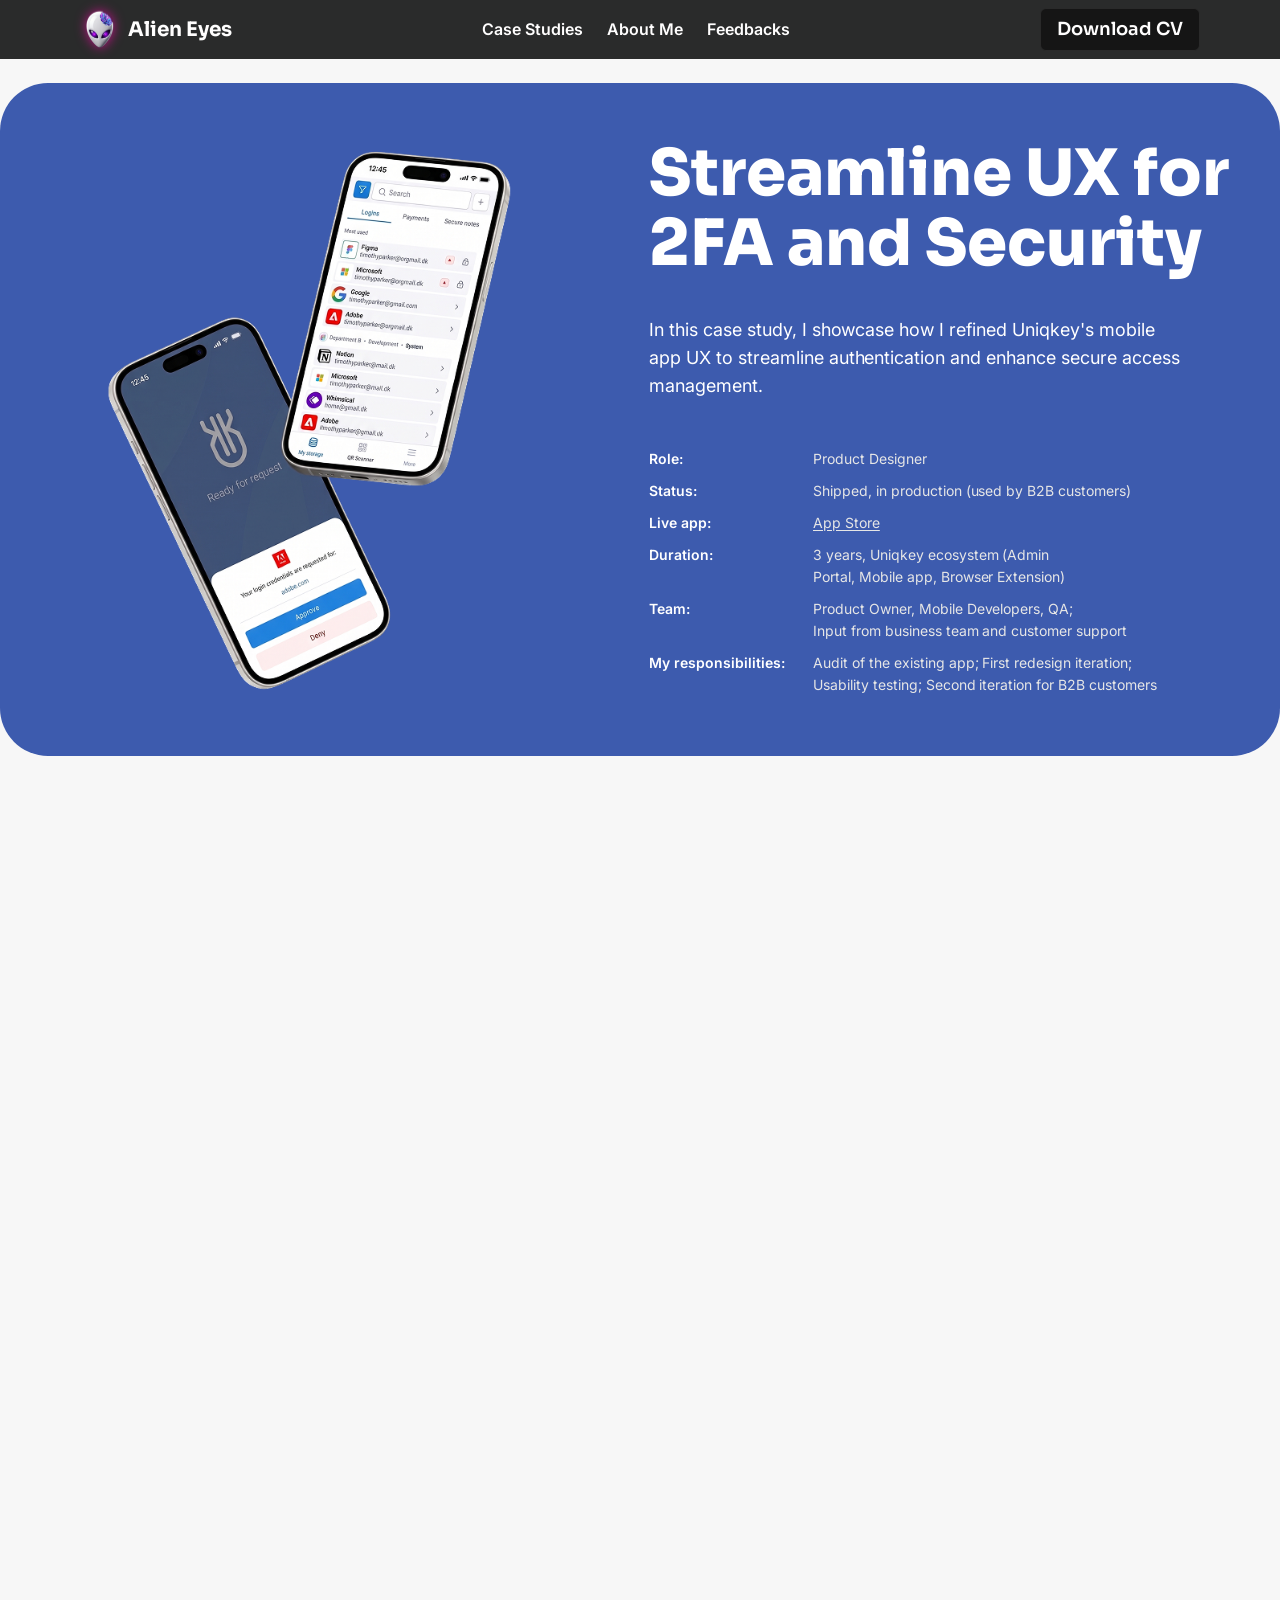
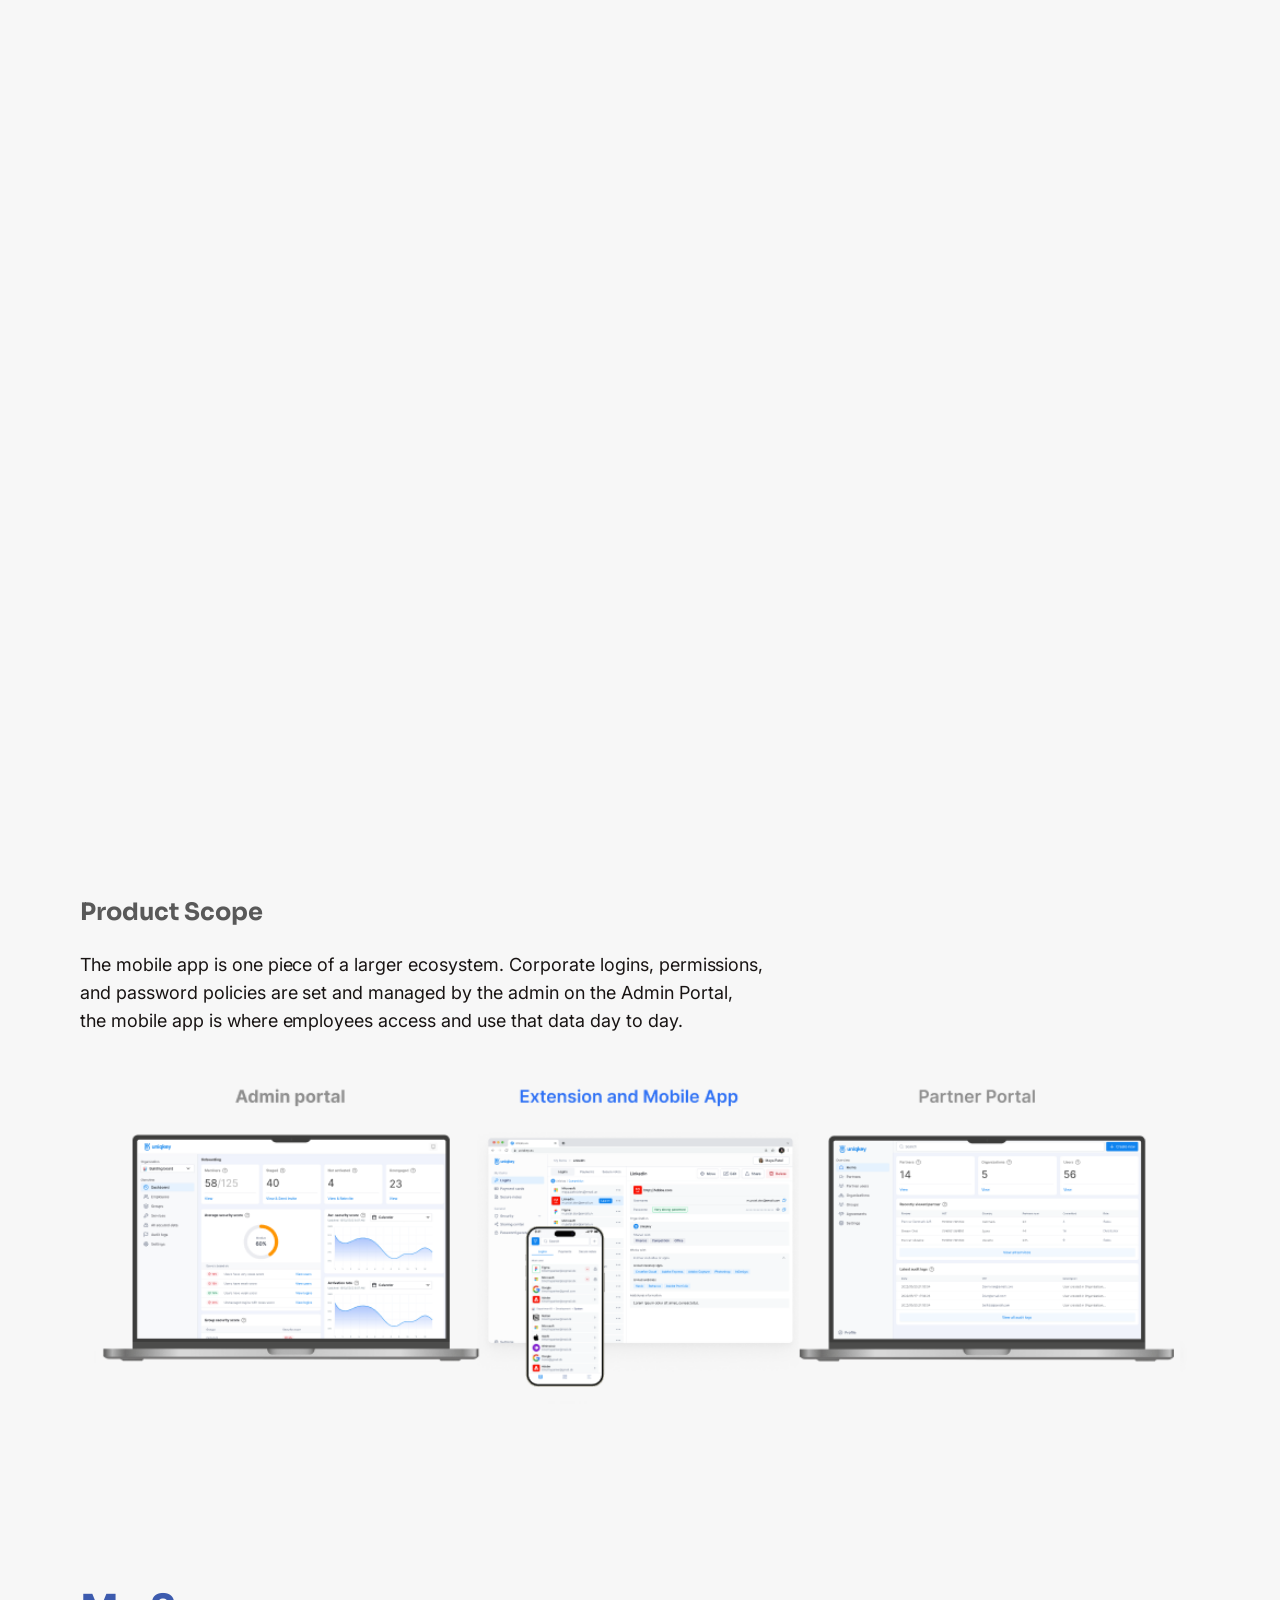
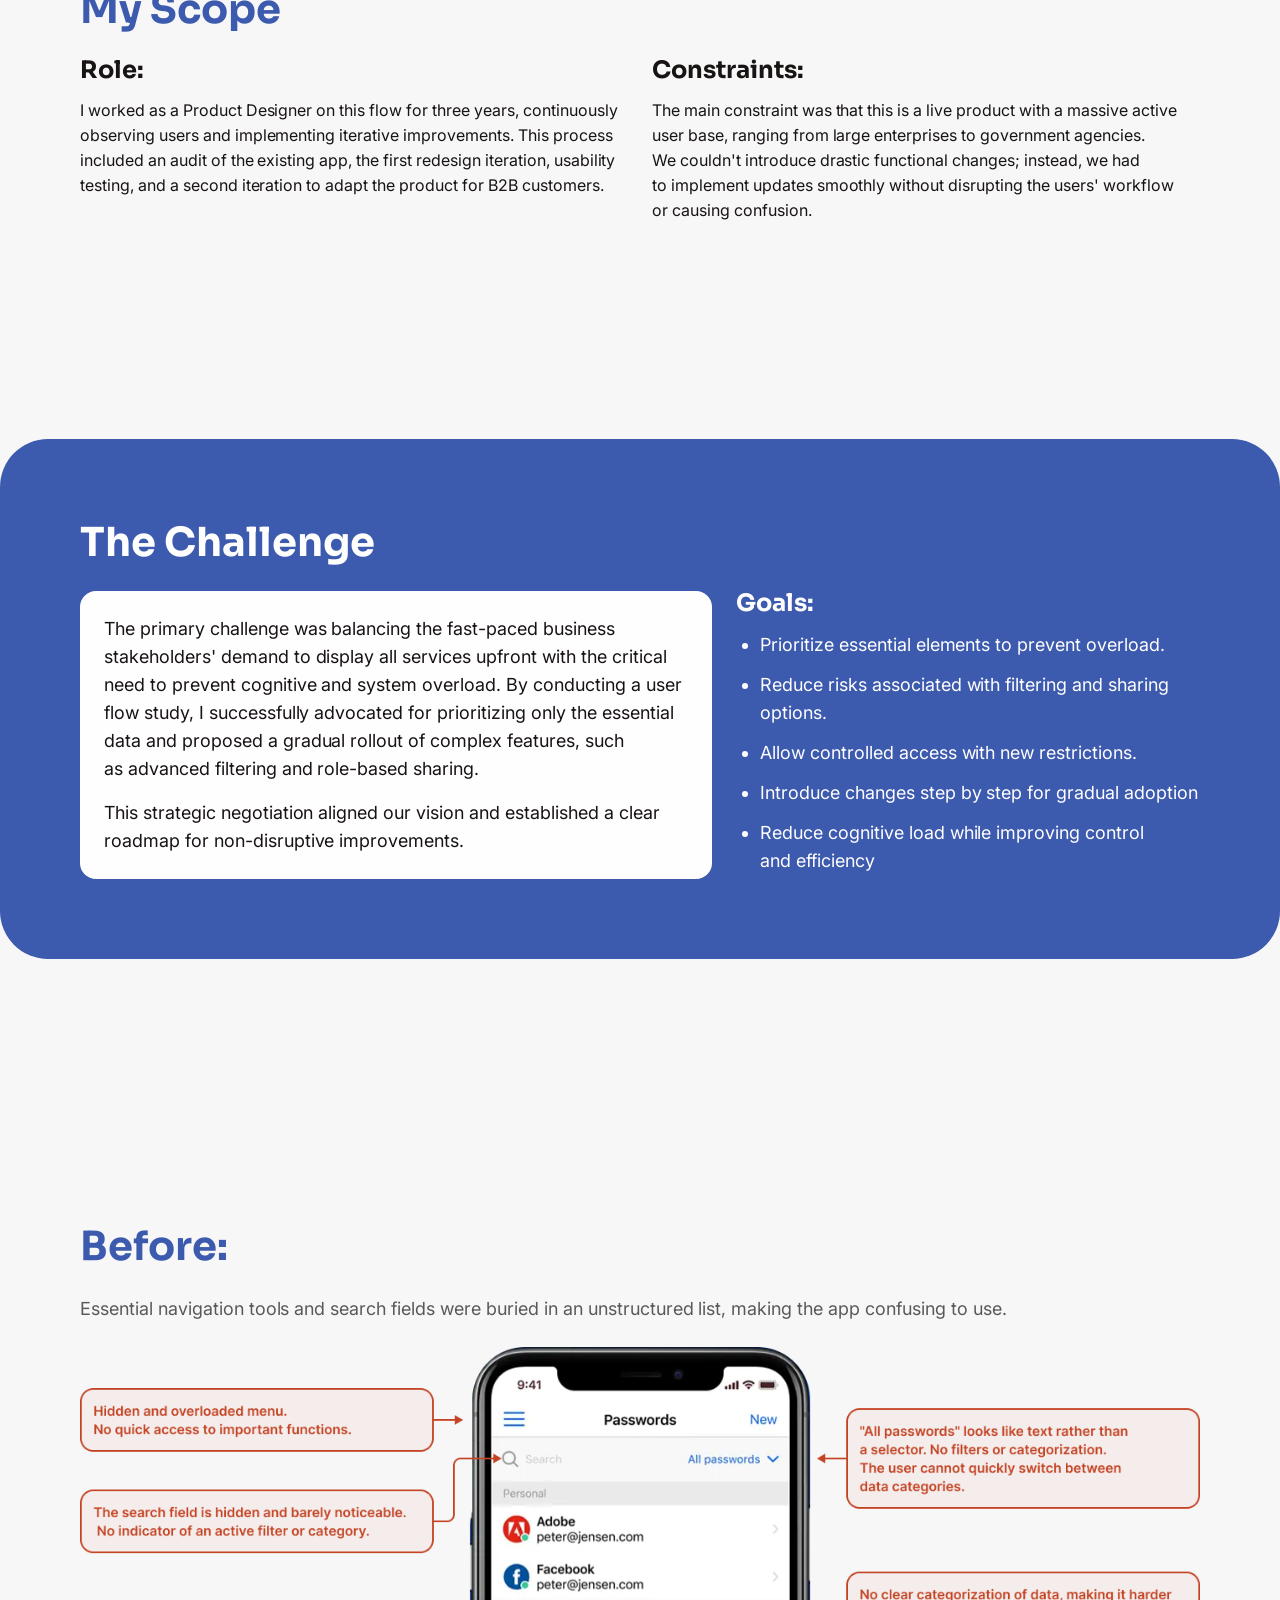
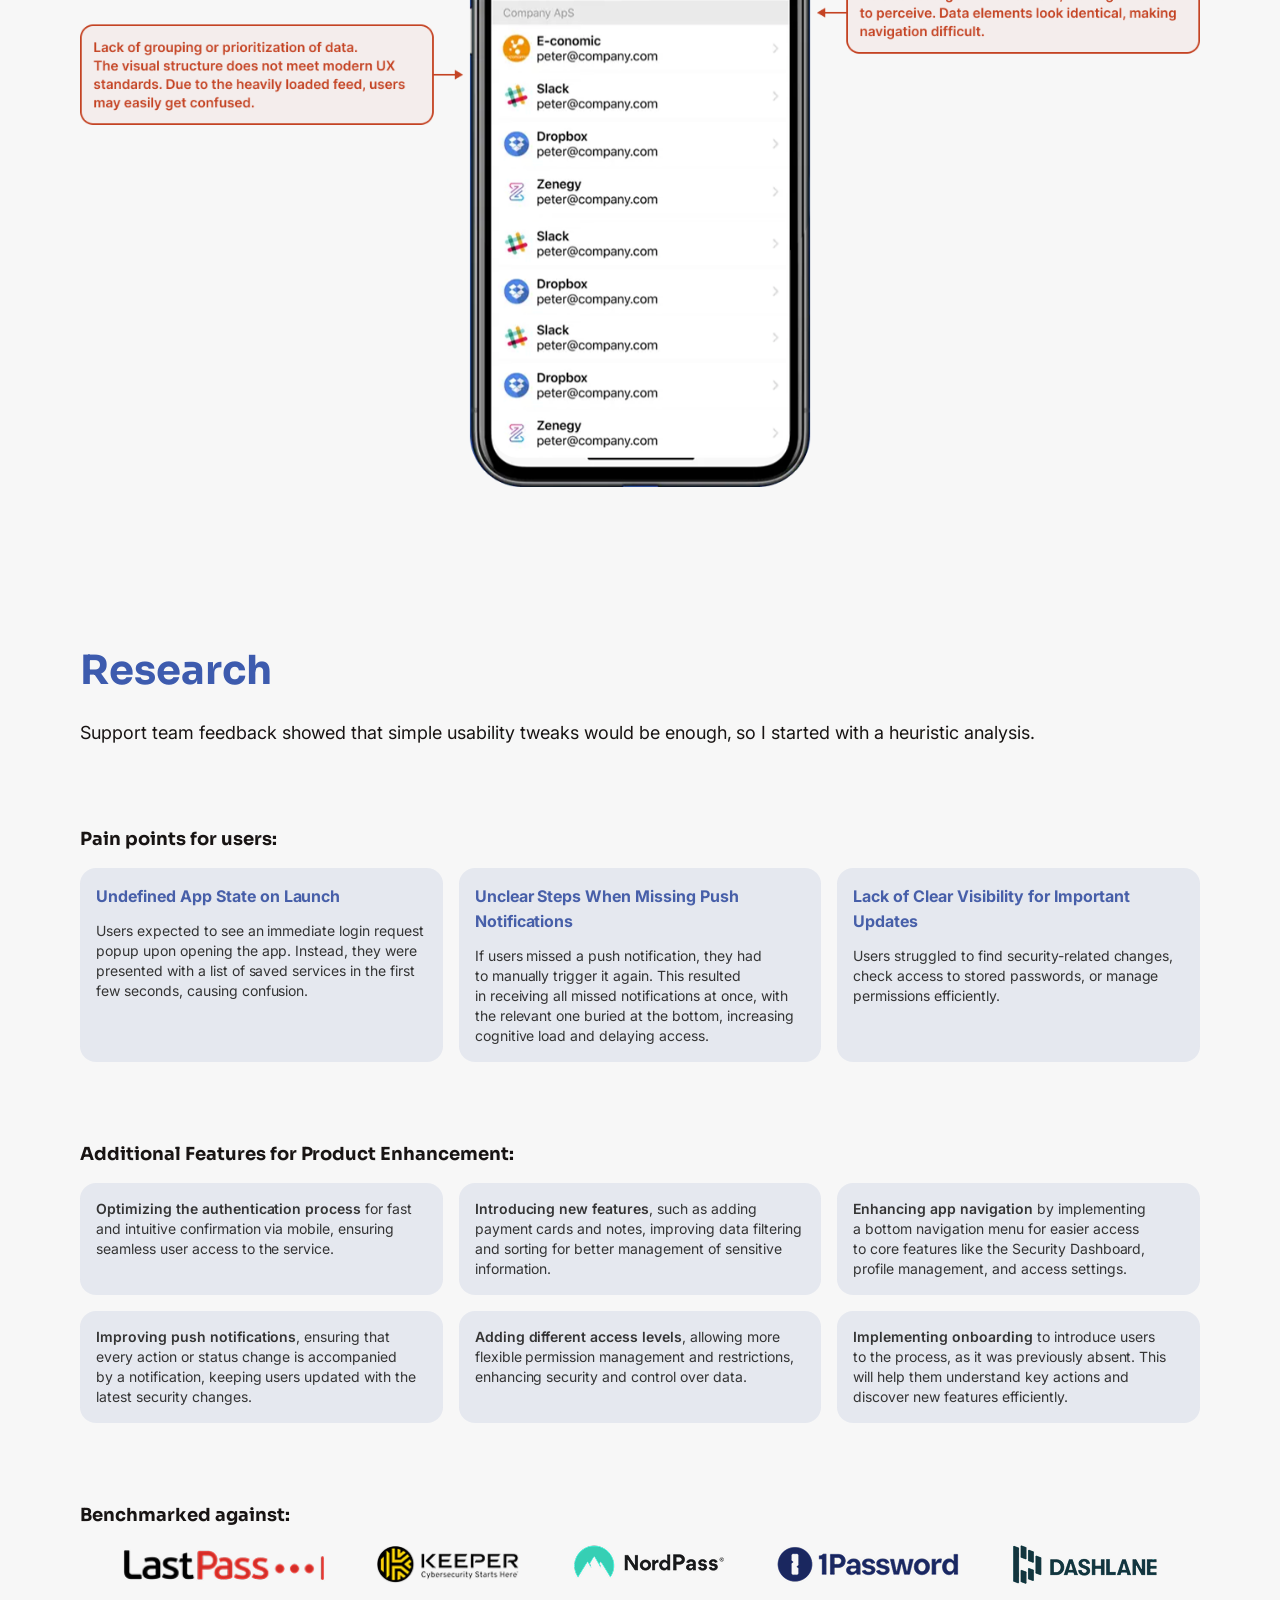
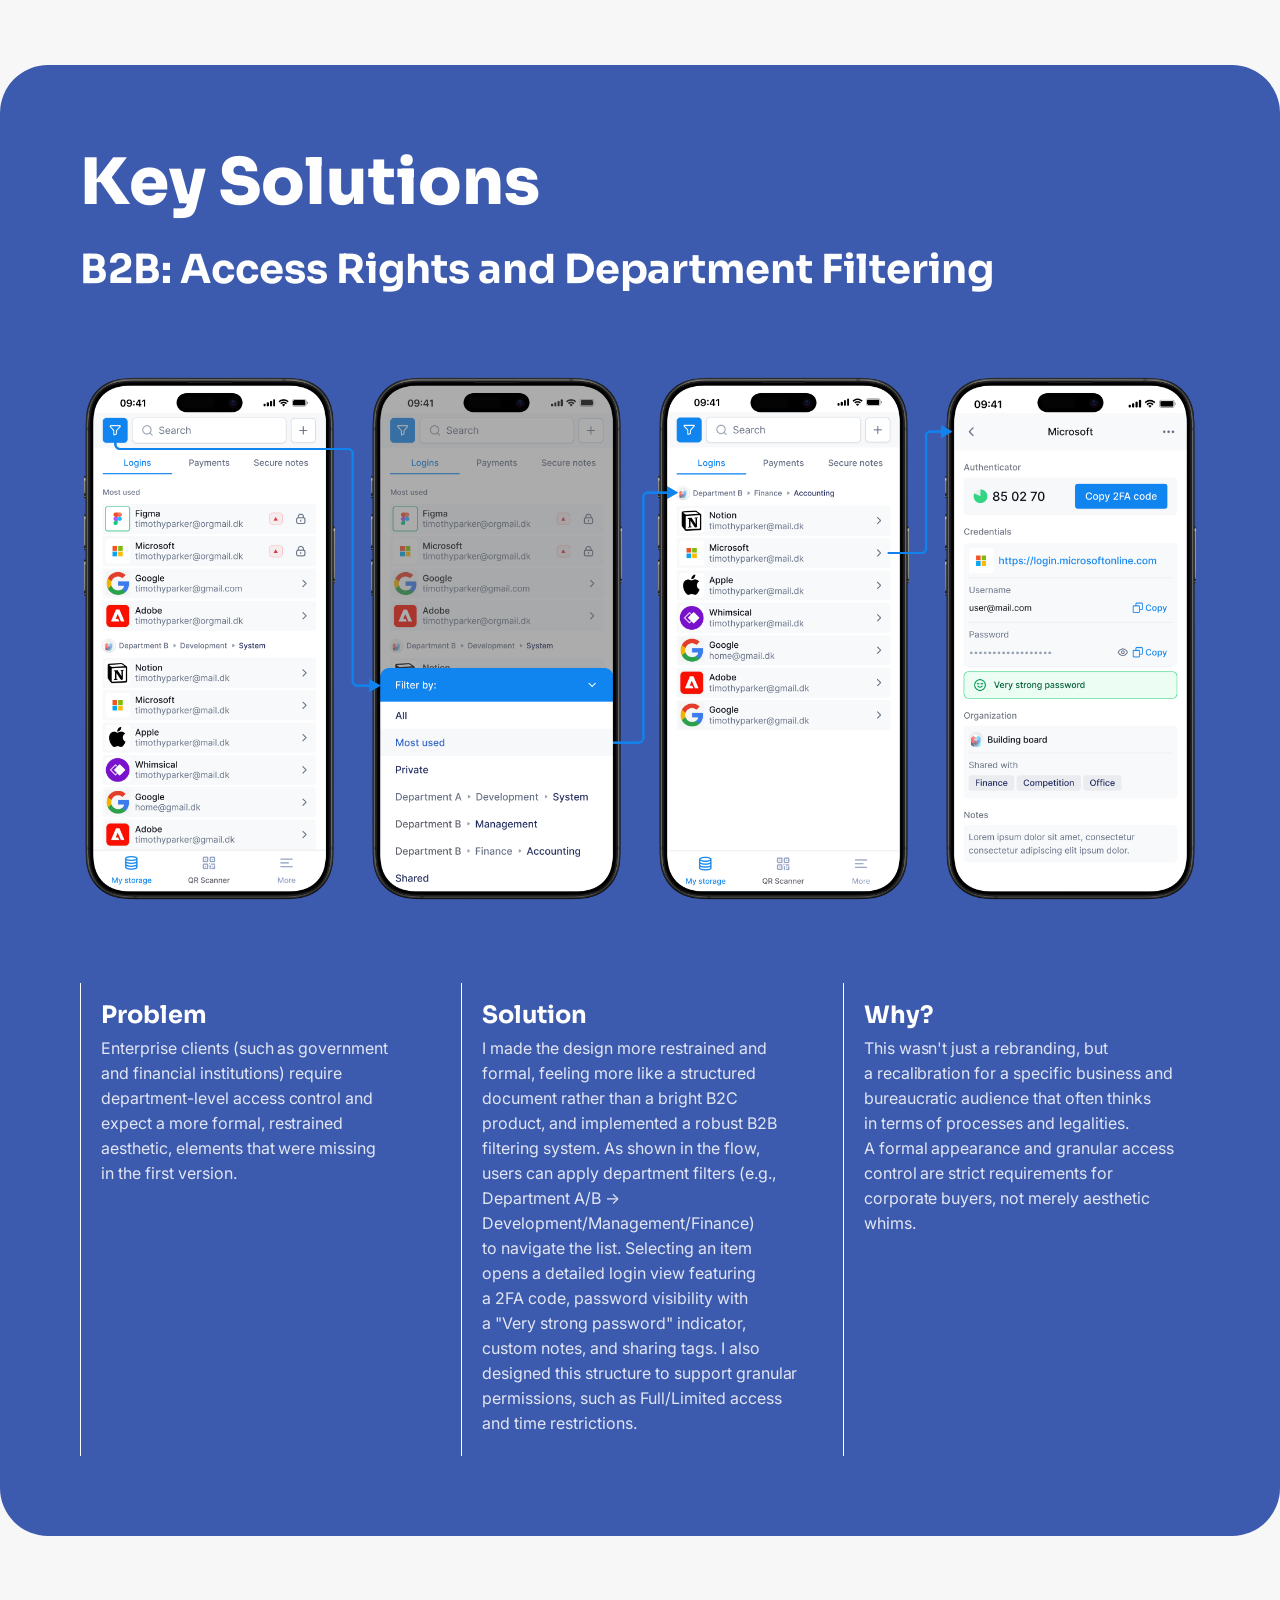
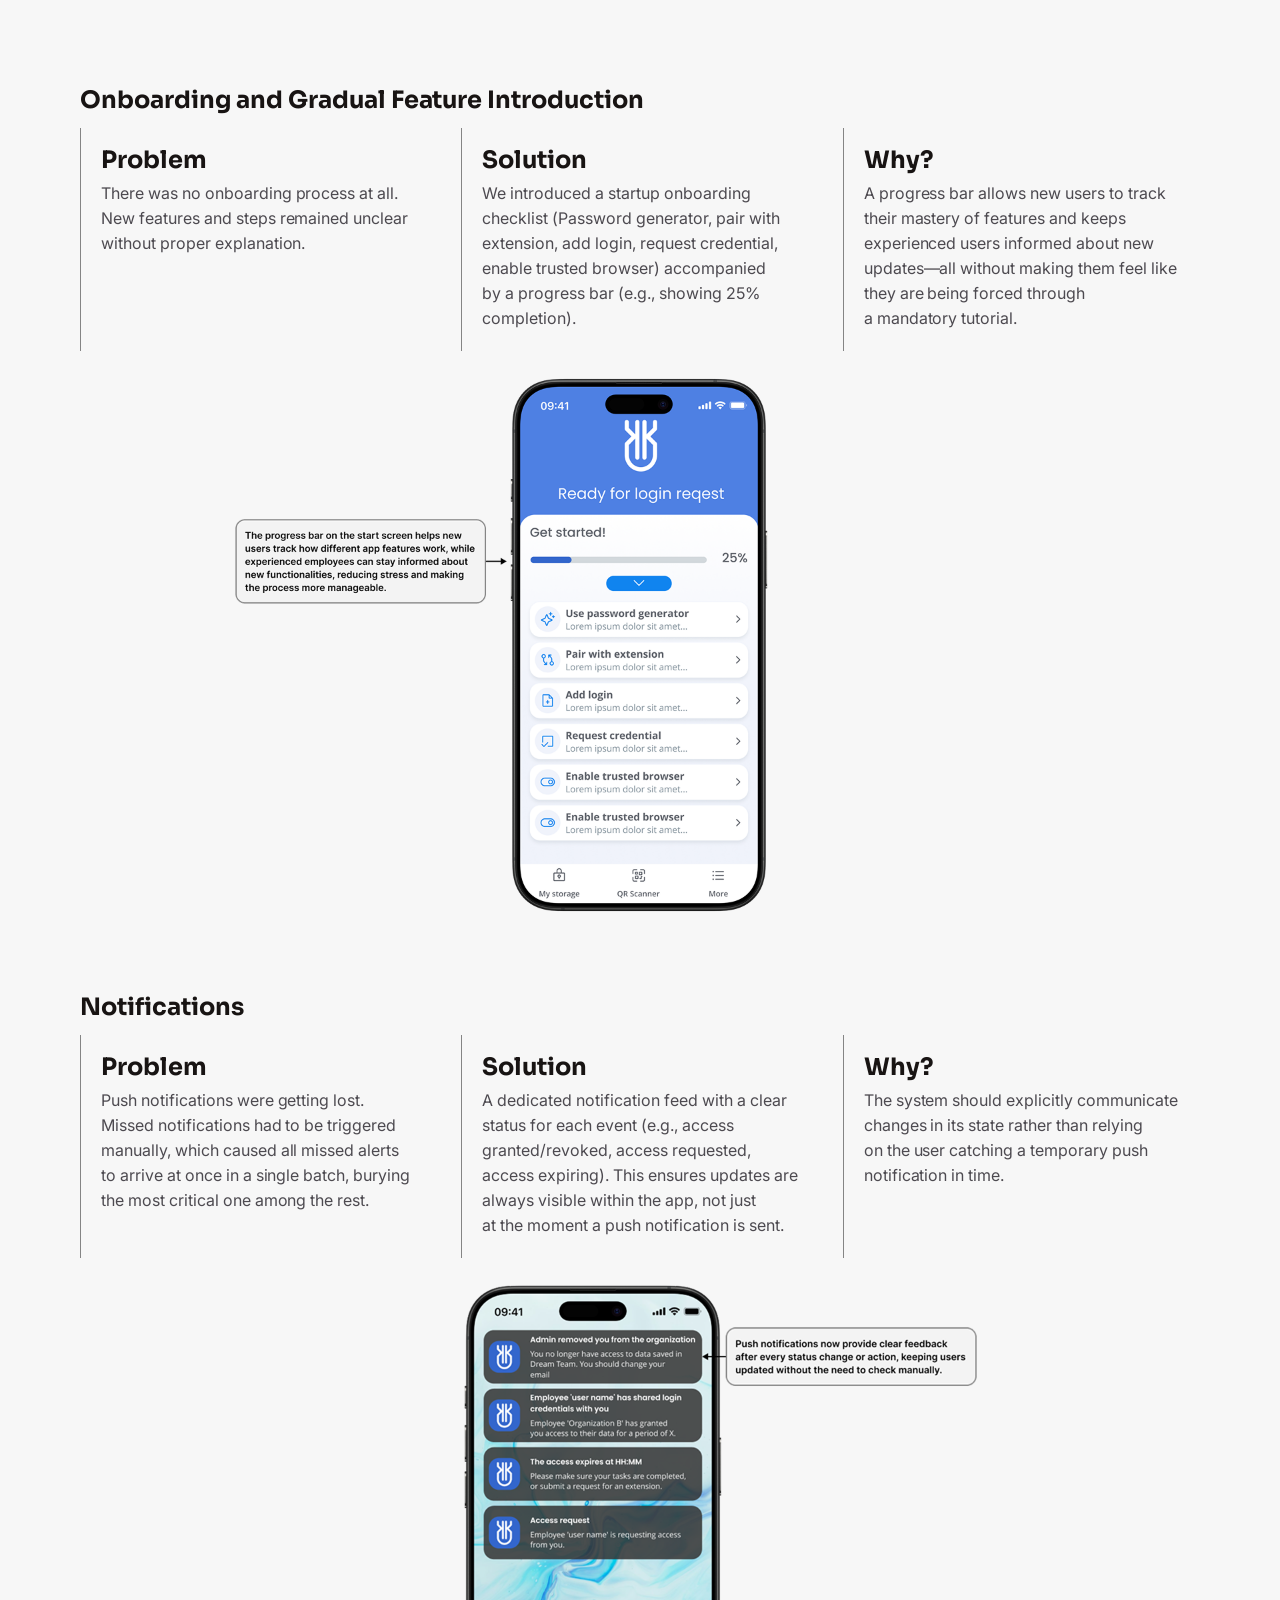
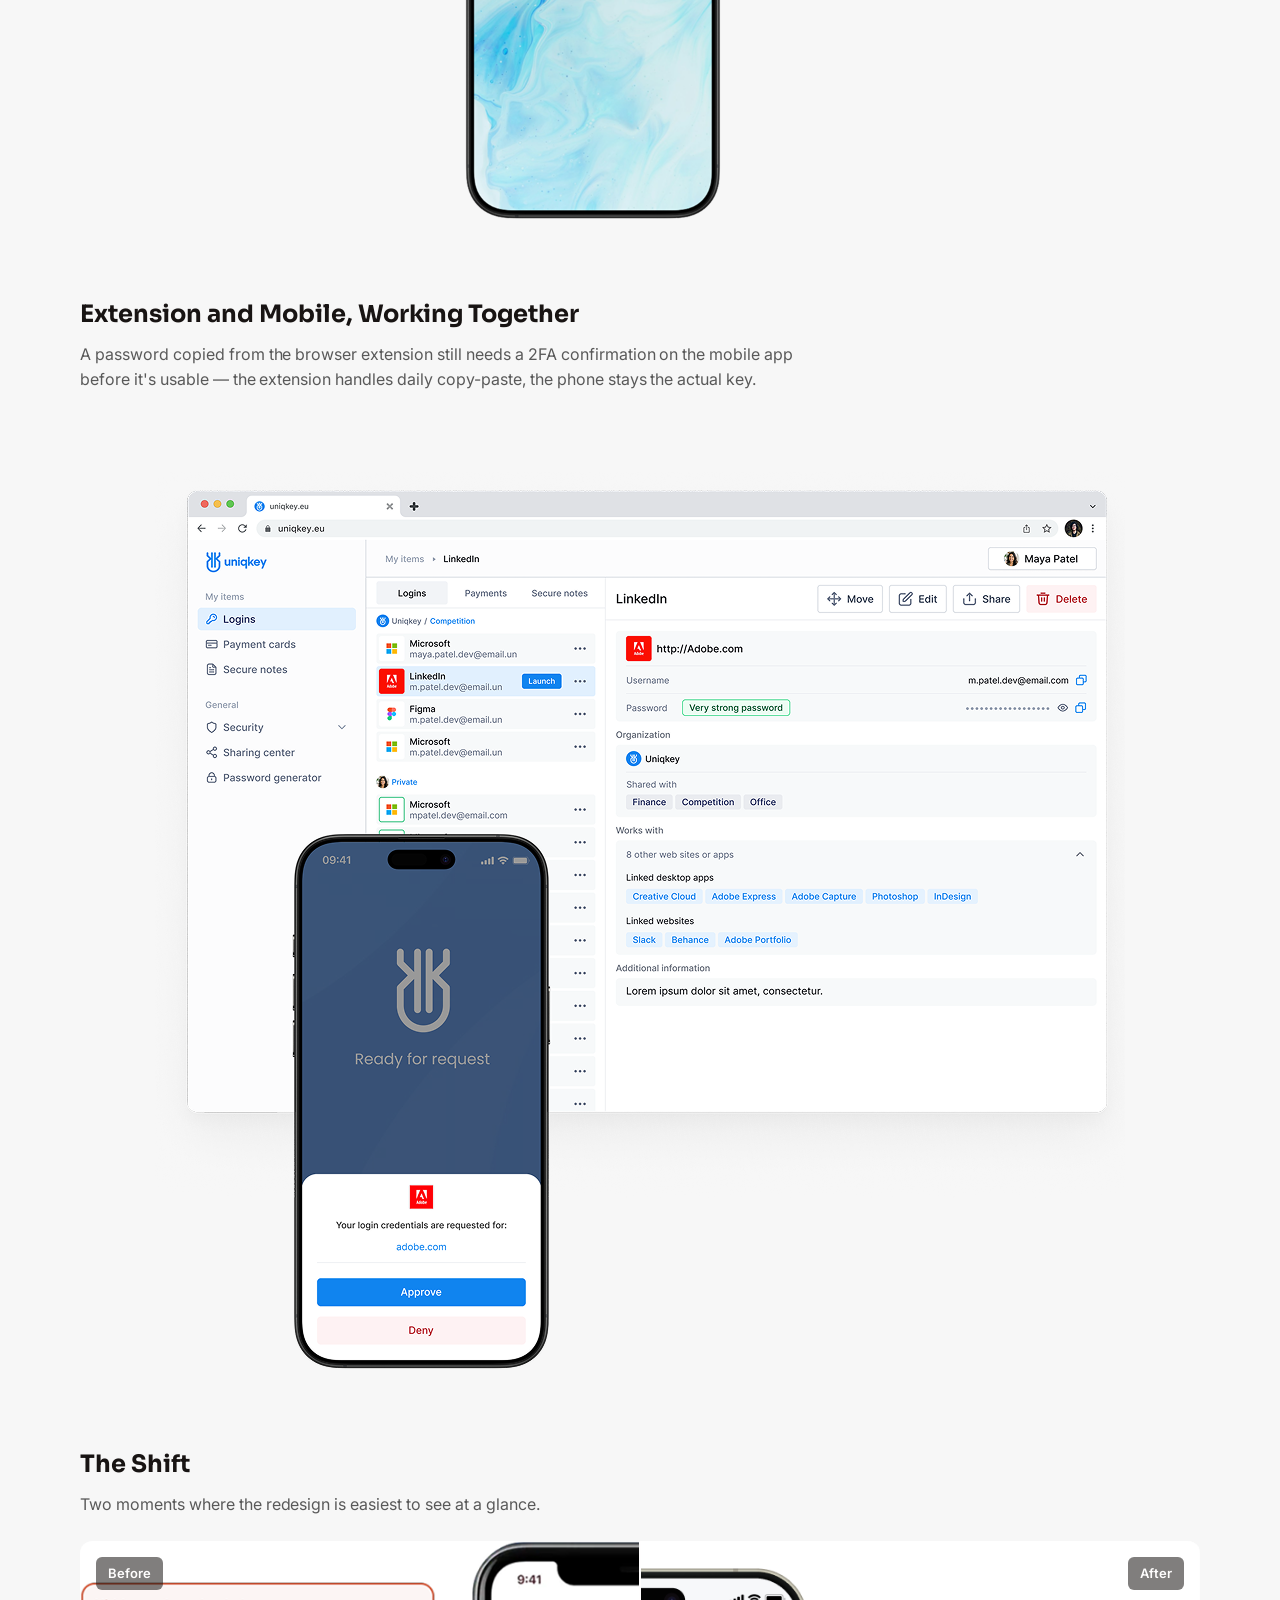
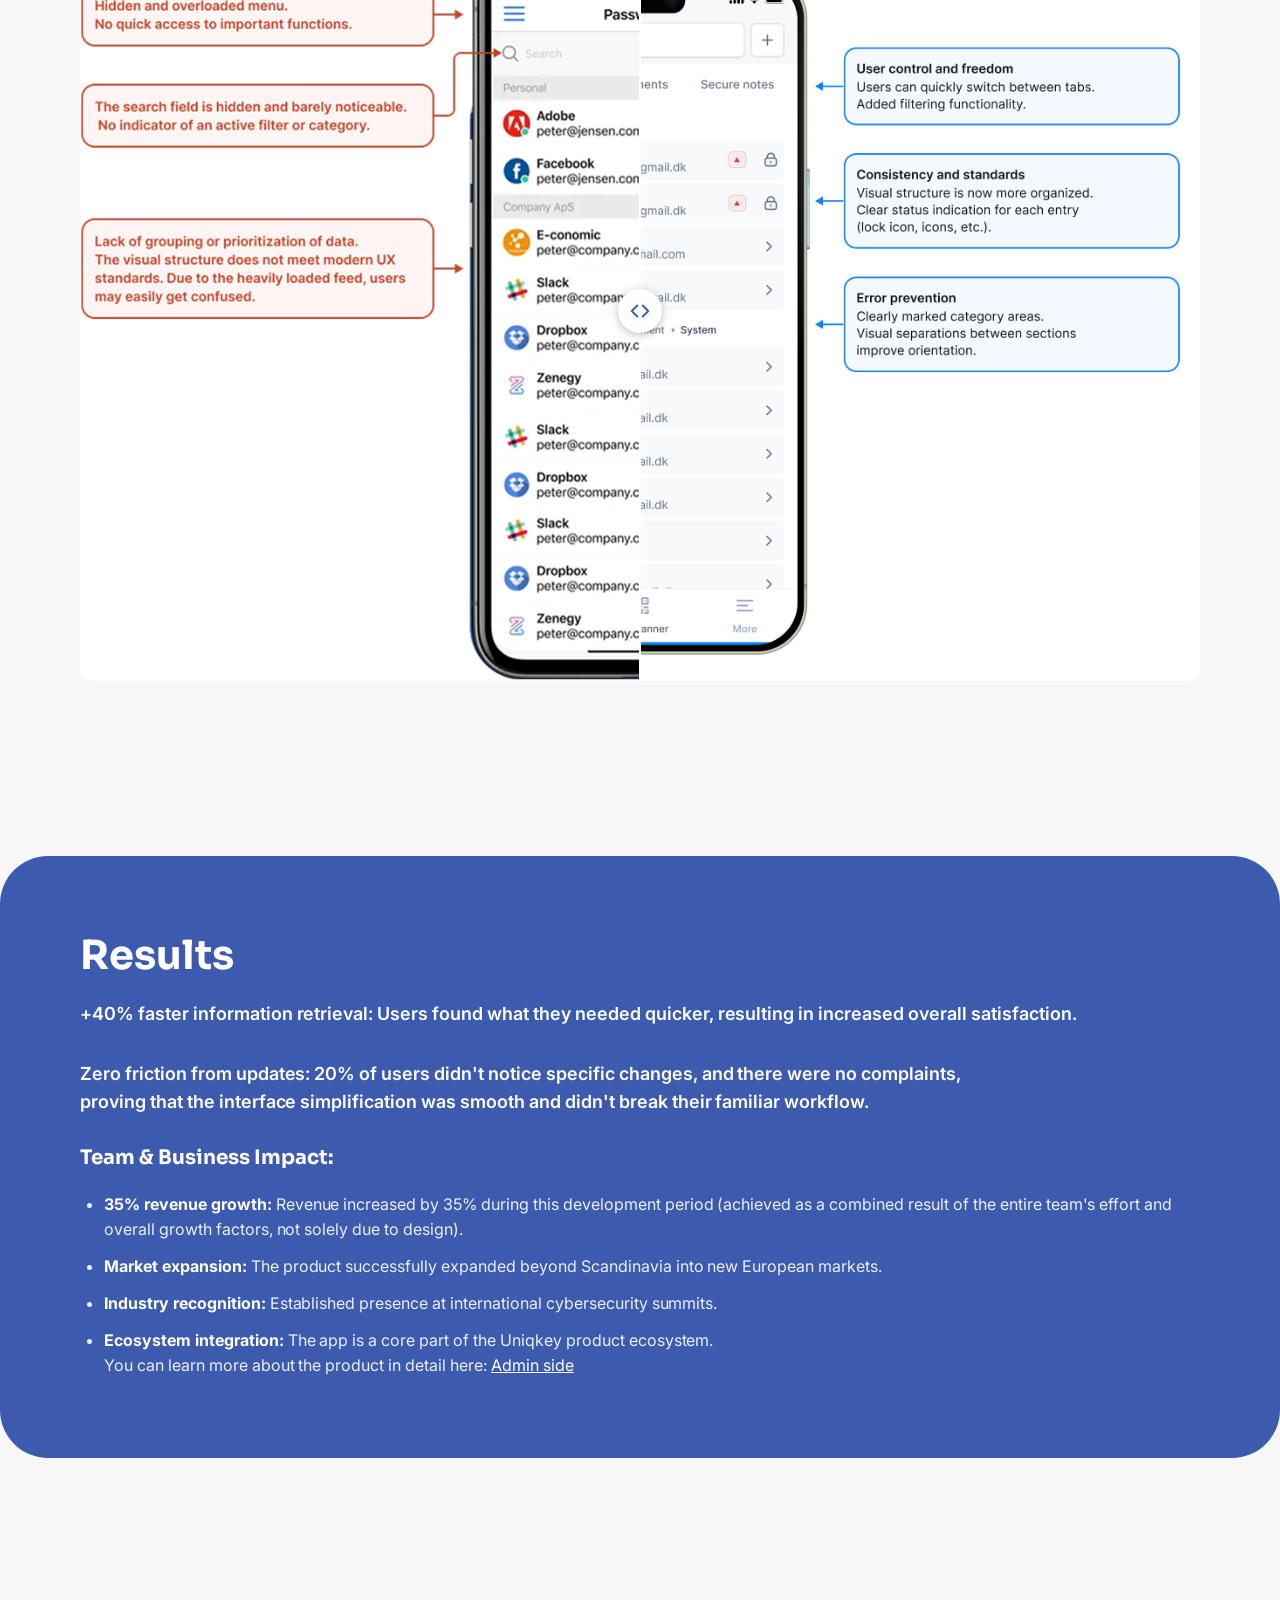
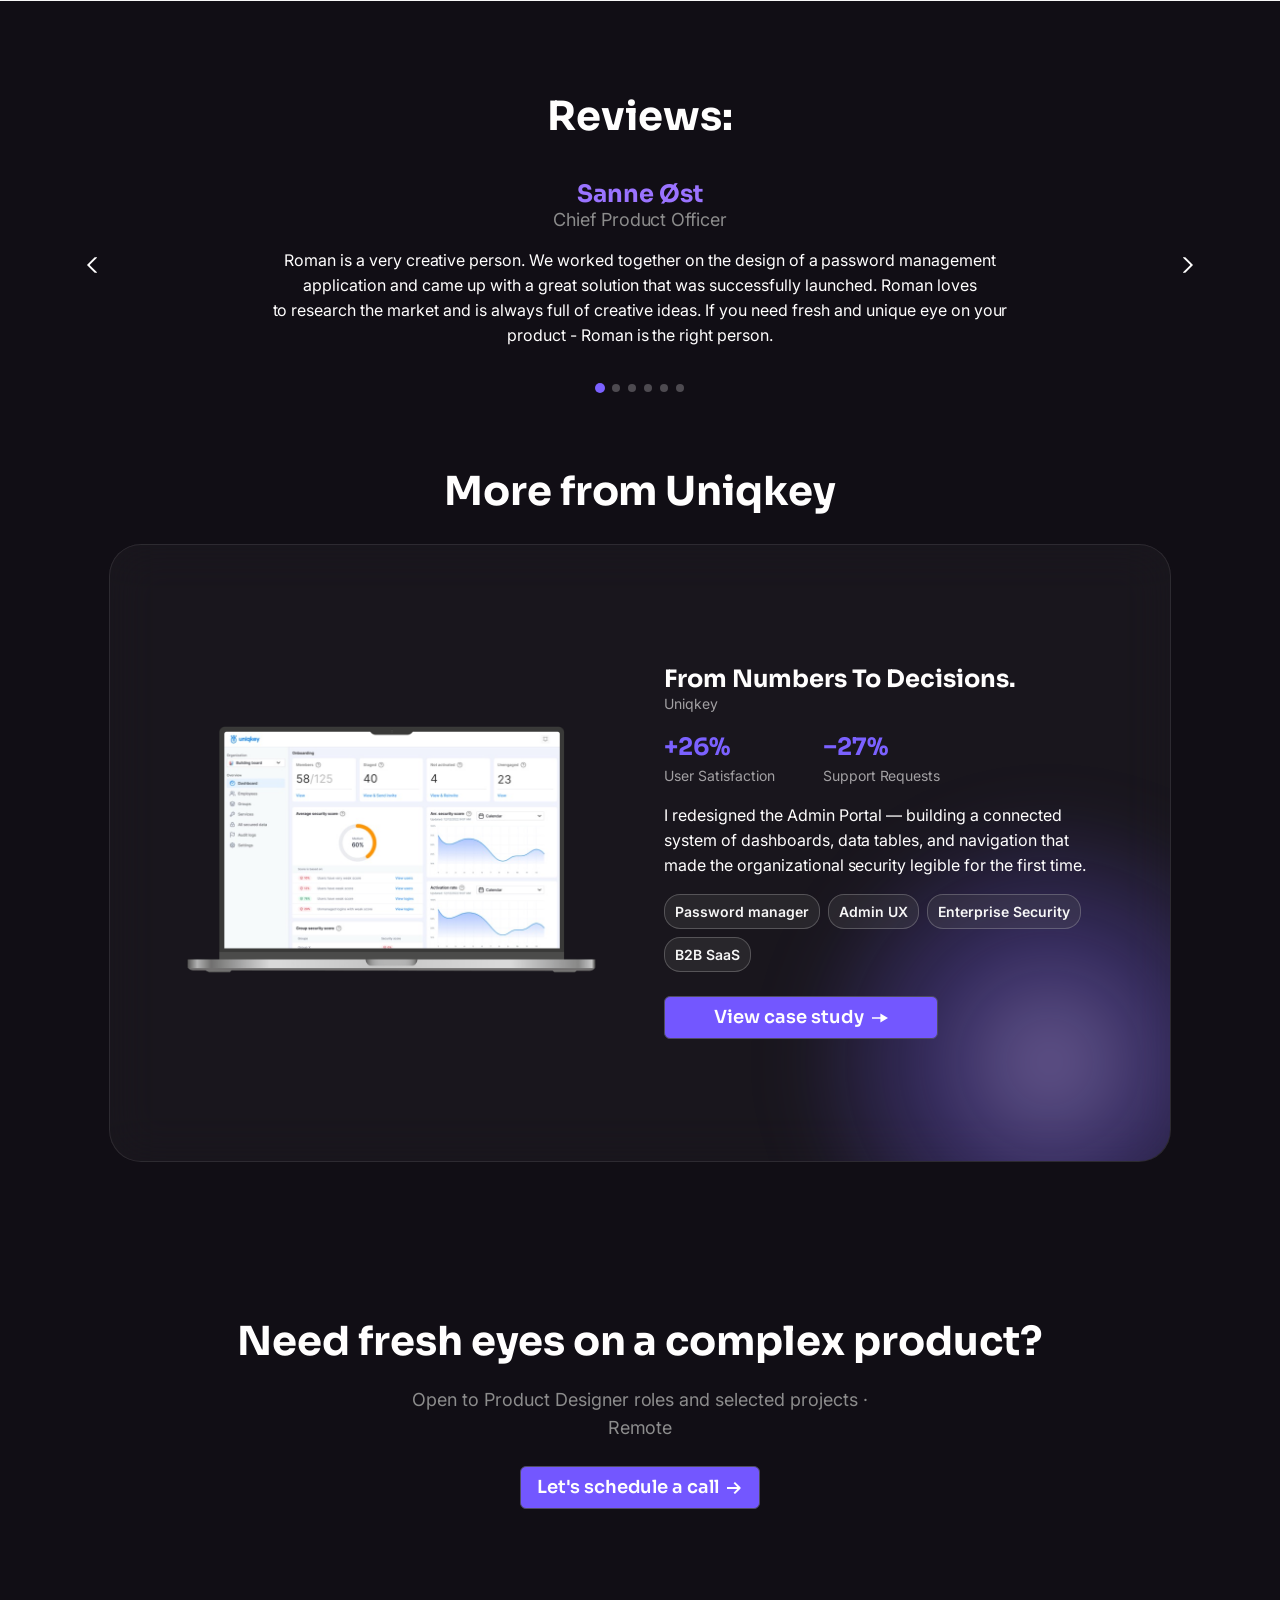
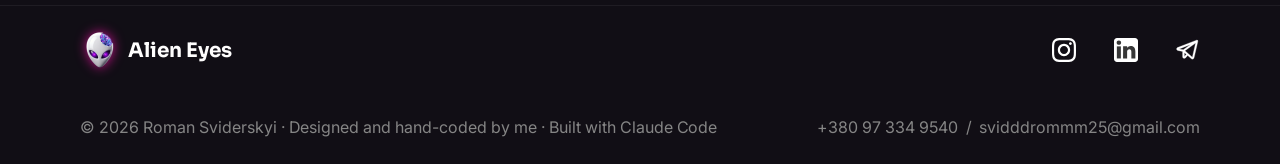
<file: case-uniqkey-2.html>
<!doctype html>
<html lang="en">
  <head>
    <meta charset="UTF-8" />
    <meta name="viewport" content="width=device-width, initial-scale=1.0" />
    <!-- Clean URL: GitHub Pages can't do server-side redirects, so when
         the page is opened with .html (or /index.html), swap the address
         bar to the extensionless form (no reload, query/hash kept). -->
    <script>
      (function () {
        var p = location.pathname;
        if (/\.html$/.test(p)) {
          history.replaceState(null, "", p.replace(/index\.html$/, "").replace(/\.html$/, "") + location.search + location.hash);
        }
      })();
    </script>
    <title>Streamline UX for 2FA and Security | Alien Eyes</title>
    <meta name="description" content="In this case study, I showcase how I refined Uniqkey's mobile app UX to streamline authentication and enhance secure access management." />
    <link rel="canonical" href="https://alieneyes.ink/case-uniqkey-2" />
    <link rel="icon" type="image/png" sizes="32x32" href="assets/icons/favicon-32.png" />
    <link rel="icon" type="image/png" sizes="16x16" href="assets/icons/favicon-16.png" />
    <link rel="apple-touch-icon" sizes="180x180" href="assets/icons/favicon-180.png" />

    <!-- Open Graph / LinkedIn / Facebook preview -->
    <meta property="og:type" content="article" />
    <meta property="og:url" content="https://alieneyes.ink/case-uniqkey-2" />
    <meta property="og:site_name" content="Alien Eyes" />
    <meta property="og:title" content="Streamline UX for 2FA and Security" />
    <meta property="og:description" content="In this case study, I showcase how I refined Uniqkey's mobile app UX to streamline authentication and enhance secure access management." />
    <meta property="og:image" content="https://alieneyes.ink/assets/case-uniqkey-2/hero.png" />
    <meta property="og:image:alt" content="Uniqkey mobile app: authentication request screen and saved services list" />
    <meta name="twitter:card" content="summary_large_image" />
    <meta name="twitter:title" content="Streamline UX for 2FA and Security" />
    <meta name="twitter:description" content="In this case study, I showcase how I refined Uniqkey's mobile app UX to streamline authentication and enhance secure access management." />
    <meta name="twitter:image" content="https://alieneyes.ink/assets/case-uniqkey-2/hero.png" />
    <link rel="preconnect" href="https://fonts.googleapis.com" />
    <link rel="preconnect" href="https://fonts.gstatic.com" crossorigin />
    <link
      href="https://fonts.googleapis.com/css2?family=Inter:wght@400;500;600;700&family=Sora:wght@700;800&display=swap"
      rel="stylesheet"
    />
    <link rel="stylesheet" href="css/tokens.css" />
    <link rel="stylesheet" href="css/base.css" />
    <link rel="stylesheet" href="css/typography.css" />
    <link rel="stylesheet" href="css/nav.css" />
    <link rel="stylesheet" href="css/footer.css" />
    <link rel="stylesheet" href="css/buttons.css" />
    <link rel="stylesheet" href="css/home.css" />
    <link rel="stylesheet" href="css/reveal.css" />
    <link rel="stylesheet" href="css/case-motion.css" />
    <link rel="stylesheet" href="css/case-uniqkey-2.css" />
    <link rel="stylesheet" href="css/case-meta.css" />
    <link rel="stylesheet" href="css/case-nav.css" />
    <link rel="stylesheet" href="css/link-shimmer.css" />
    <link rel="stylesheet" href="css/mobile.css" />
    <!-- Microsoft Clarity analytics -->
    <script type="text/javascript">
      (function(c,l,a,r,i,t,y){
          c[a]=c[a]||function(){(c[a].q=c[a].q||[]).push(arguments)};
          t=l.createElement(r);t.async=1;t.src="https://www.clarity.ms/tag/"+i;
          y=l.getElementsByTagName(r)[0];y.parentNode.insertBefore(t,y);
      })(window, document, "clarity", "script", "yk9nw8fhah");
    </script>
  </head>
  <body class="uq2-page">
    <!-- UI: GLOBAL-NAV-01 | Site navigation | shared component, reused unchanged -->
    <nav class="site-nav site-nav--case">
      <a class="nav-logo" href="./">
        <span class="nav-logo__icon">
          <img class="nav-logo__avatar" src="assets/icons/logo-avatar.png" alt="" />
        </span>
        <span class="nav-logo__text">Alien Eyes</span>
      </a>
      <a class="nav-back" href="./" aria-label="Back to home">
        <svg viewBox="0 0 8 14" fill="none" aria-hidden="true">
          <path
            d="M7 1L1 7L7 13"
            stroke="currentColor"
            stroke-width="2"
            stroke-linecap="square"
            stroke-linejoin="round"
          />
        </svg>
      </a>

      <div class="nav-menu">
        <div class="nav-links">
          <a class="nav-links__link" href="./#case-studies">Case Studies</a>
          <a class="nav-links__link" href="about">About Me</a>
          <a class="nav-links__link" href="./#feedbacks">Feedbacks</a>
        </div>

        <a class="nav-cta" href="https://drive.google.com/file/d/1uxq4yHa0sPYmIgp1zuLN3ROoY8mF3kdx/view?usp=sharing" target="_blank" rel="noopener">Download CV</a>
        <a class="nav-cta nav-cta--contact" href="https://www.linkedin.com/in/romsvid/" target="_blank" rel="noopener" data-popup="contact">Contact Me</a>
      </div>

      <button class="nav-toggle" type="button" aria-label="Toggle menu" aria-expanded="false">
        <span class="nav-toggle__bar"></span>
        <span class="nav-toggle__bar"></span>
        <span class="nav-toggle__bar"></span>
      </button>
    </nav>

    <main>
      <!-- UI: CASE-UQ2-HERO-01 | Hero | matches Figma "Hero" (898:19946) -->
      <section class="uq2-hero">
        <div class="uq2-hero__media">
          <img src="assets/case-uniqkey-2/hero.png" alt="Uniqkey mobile app: authentication request screen and saved services list" />
        </div>
        <div class="uq2-hero__content">
          <h1 class="uq2-hero__title">Streamline UX for <br class="br-desktop" />2FA and Security</h1>
          <p class="body-large uq2-hero__desc">
            In this case study, I showcase how I refined Uniqkey's mobile <br class="br-desktop" />app UX to streamline authentication and enhance secure access management.
          </p>
          <!-- Case meta: text and links as in Figma (QA/Updates page, hero data block, 2026-11-23) -->
          <dl class="case-meta">
            <div class="case-meta__row">
              <dt>Role:</dt>
              <dd>Product Designer</dd>
            </div>
            <div class="case-meta__row">
              <dt>Status:</dt>
              <dd>Shipped, in production (used by B2B customers)</dd>
            </div>
            <div class="case-meta__row">
              <dt>Live app:</dt>
              <dd><a href="https://apps.apple.com/app/id6443949867" target="_blank" rel="noopener">App Store</a></dd>
            </div>
            <div class="case-meta__row">
              <dt>Duration:</dt>
              <dd>3 years, Uniqkey ecosystem (Admin Portal, Mobile app, Browser Extension)</dd>
            </div>
            <div class="case-meta__row">
              <dt>Team:</dt>
              <dd>Product Owner, Mobile Developers, QA; <br class="br-desktop" />Input from business team and customer support</dd>
            </div>
            <div class="case-meta__row">
              <dt>My responsibilities:</dt>
              <dd>Audit of the existing app; First redesign iteration; <br class="br-desktop" />Usability testing; Second iteration for B2B customers</dd>
            </div>
          </dl>
        </div>
      </section>

      <!-- UI: CASE-UQ2-IMPACT-01 | Impact stats | matches Figma "Impact Stats Section" (898:21068) -->
      <section class="uq2-section" data-m-impact>
        <p class="uq2-eyebrow uq2-impact-heading" data-reveal>Impact:</p>
        <div class="uq2-impact" data-reveal-group>
          <div class="uq2-impact__item">
            <p class="uq2-impact__value">+40%</p>
            <p class="uq2-impact__label">Faster information findability, measured in usability testing after the&nbsp;first&nbsp;iteration</p>
          </div>
          <div class="uq2-impact__item">
            <p class="uq2-impact__value">20%</p>
            <p class="uq2-impact__label">of users didn't even notice what changed, only that the app got easier to use.</p>
          </div>
        </div>
      </section>

      <!-- UI: CASE-NAV-01 | Case section nav: in flow under the hero (and Impact), sticks under the header | Figma "Case nav / Sticky" (987:4210); css/case-nav.css + js/case-nav.js -->
      <nav class="case-nav" aria-label="Case sections" data-case-nav data-case="uniqkey2">
        <div class="case-nav__lead">
          <!-- standard component 987:4210: arrow + Home + divider -->
          <div class="case-nav__home">
            <a class="case-nav__item case-nav__back" href="/#case-studies">
              <img class="case-nav__chevron" src="assets/icons/case-nav-chevron.svg" alt="" aria-hidden="true" />
              Home
            </a>
            <span class="case-nav__divider" aria-hidden="true"><img src="assets/icons/case-nav-divider.svg" alt="" /></span>
          </div>
        </div>
        <a class="case-nav__item" href="#cs-context" data-case-target="cs-context">Context</a>
        <a class="case-nav__item" href="#cs-challenge" data-case-target="cs-challenge">Challenge</a>
        <a class="case-nav__item" href="#cs-research" data-case-target="cs-research">Research</a>
        <a class="case-nav__item" href="#cs-key-decisions" data-case-target="cs-key-decisions">Key Solutions</a>
        <a class="case-nav__item" href="#cs-core-features" data-case-target="cs-core-features">Other Features</a>
        <a class="case-nav__item" href="#cs-results" data-case-target="cs-results">Results</a>
        <p class="case-nav__role"><b>Role:</b> <span>Product Designer</span></p>
      </nav>

      <!-- UI: CASE-UQ2-CONTEXT-01 | Context | matches Figma "Context - Selection" (898:19985) -->
      <!-- "Context" nav item = Context + Product Scope + My Scope, up to The Challenge: the anchor sits on the first of them -->
      <section id="cs-context" data-case-section class="uq2-section" data-m-screen>
        <p class="h2-section uq2-eyebrow uq2-eyebrow--lg" data-reveal>Context</p>
        <p class="body-large" data-reveal>
          Uniqkey's mobile app is a password manager and 2FA companion to the Admin Portal — the
          key to accessing both personal and corporate data. It had grown cluttered and
          inconsistent as features piled up. I redesigned the core flows twice: once to fix
          usability for existing users, once to adapt the same product for enterprise B2B teams.
        </p>
        <div class="uq2-context__media" data-reveal>
          <img loading="lazy" width="3405" height="1170" src="assets/case-uniqkey-2/context-example.png" alt="Before and after comparison of the mobile app's core screens" data-zoom />
        </div>
      </section>

      <!-- UI: CASE-UQ2-SCOPE-01 | Product Scope | matches Figma "Product Scope Section" (903:21336) -->
      <section class="uq2-section uq2-section--scope" data-m-exit="left">
        <p class="uq2-eyebrow cs-title" data-reveal>Product Scope</p>
        <p class="body-large uq2-scope__intro" data-reveal>
          The mobile app is one piece of a larger ecosystem. Corporate logins, permissions,<br class="br-desktop" />
          and password policies are set and managed by the admin on the Admin Portal,<br class="br-desktop" />
          the mobile app is where employees access and use that data day to day.
        </p>
        <div class="uq2-scope__panel" data-reveal>
          <img loading="lazy" width="1024" height="336" src="assets/case-uniqkey-2/product-scope.png" alt="Admin portal dashboard, mobile app paired with the browser extension, and Partner Portal dashboard" data-zoom />
        </div>
      </section>

      <!-- UI: CASE-UQ2-MYSCOPE-01 | My Scope | matches Figma "My Scope - Selection" (898:20021) -->
      <section class="uq2-section" data-m-screen data-m-from="pop">
        <p class="h2-section uq2-eyebrow uq2-eyebrow--lg" data-reveal>My Scope</p>
        <div class="uq2-grid" data-reveal-group>
          <div class="uq2-grid__col">
            <h3>Role:</h3>
            <p class="body-main">
              I worked as a Product Designer on this flow for three years, continuously observing
              users and implementing iterative improvements. This process included an audit of
              the existing app, the first redesign iteration, usability testing, and a second
              iteration to adapt the product for B2B customers.
            </p>
          </div>
          <div class="uq2-grid__col">
            <h3>Constraints:</h3>
            <p class="body-main">
              The main constraint was that this is a live product with a massive active user
              base, ranging from large enterprises to government agencies. We couldn't introduce
              drastic functional changes; instead, we had to implement updates smoothly without
              disrupting the users' workflow or causing confusion.
            </p>
          </div>
        </div>
      </section>

      <!-- UI: CASE-UQ2-CHALLENGE-01 | The Challenge | matches Figma "Challenge - Section" (898:20044) -->
      <section id="cs-challenge" data-case-section class="uq2-section uq2-section--panel" data-focus data-m-screen data-m-from="pop">
        <div class="uq2-panel" data-reveal data-m-hold>
          <div class="uq2-panel__inner">
            <p class="uq2-panel__eyebrow">The Challenge</p>
            <div class="uq2-challenge__content">
              <div class="uq2-challenge__card">
                <p>
                  The primary challenge was balancing the fast-paced business stakeholders'
                  demand to display all services upfront with the critical need to prevent
                  cognitive and system overload. By conducting a user flow study, I successfully
                  advocated for prioritizing only the essential data and proposed a gradual
                  rollout of complex features, such as advanced filtering and role-based sharing.
                </p>
                <p>
                  This strategic negotiation aligned our vision and established a clear roadmap
                  for non-disruptive improvements.
                </p>
              </div>
              <div class="uq2-challenge__context">
                <h3>Goals:</h3>
                <ul>
                  <li>Prioritize essential elements to prevent overload.</li>
                  <li>Reduce risks associated with filtering and sharing options.</li>
                  <li>Allow controlled access with new restrictions.</li>
                  <li>Introduce changes step by step for gradual adoption</li>
                  <li>Reduce cognitive load while improving control and&nbsp;efficiency</li>
                </ul>
              </div>
            </div>
          </div>
        </div>
      </section>

      <!-- UI: CASE-UQ2-BEFORE-01 | Before | matches Figma "Before column" (899:21118) -->
      <section class="uq2-section uq2-section--before" data-m-rise>
        <p class="h2-section uq2-eyebrow uq2-eyebrow--lg" data-reveal>Before:</p>
        <p class="body-large uq2-before__lead" data-reveal>
          Essential navigation tools and search fields were buried in an unstructured list,
          making the app confusing to use.
        </p>
        <div class="uq2-before__media" data-reveal>
          <img loading="lazy" width="1336" height="883" src="assets/case-uniqkey-2/before.png" alt="Original app: navigation and search buried in an unstructured list" data-zoom />
        </div>
      </section>

      <!-- UI: CASE-UQ2-RESEARCH-01 | Research | matches Figma "Research - Selection" (898:20062) -->
      <section id="cs-research" data-case-section class="uq2-section" data-m-rise>
        <p class="h2-section uq2-eyebrow uq2-eyebrow--lg" data-reveal>Research</p>
        <p class="body-large" data-reveal>
          Support team feedback showed that simple usability tweaks would be enough, so I started
          with a heuristic analysis.
        </p>

        <p class="uq2-research__label">Pain points for users:</p>
        <div class="uq2-cards" data-reveal-group>
          <div class="uq2-card">
            <h4>Undefined App State on Launch</h4>
            <p>
              Users expected to see an immediate login request popup upon opening the app.
              Instead, they were presented with a list of saved services in the first few
              seconds, causing confusion.
            </p>
          </div>
          <div class="uq2-card">
            <h4>Unclear Steps When Missing Push Notifications</h4>
            <p>
              If users missed a push notification, they had to manually trigger it again. This
              resulted in receiving all missed notifications at once, with the relevant one
              buried at the bottom, increasing cognitive load and delaying access.
            </p>
          </div>
          <div class="uq2-card">
            <h4>Lack of Clear Visibility for Important Updates</h4>
            <p>
              Users struggled to find security-related changes, check access to stored
              passwords, or manage permissions efficiently.
            </p>
          </div>
        </div>

        <p class="uq2-research__label">Additional Features for Product Enhancement:</p>
        <div class="uq2-cards uq2-cards--2col" data-reveal-group>
          <div class="uq2-card">
            <p>
              <strong>Optimizing the authentication process</strong> for fast and intuitive
              confirmation via mobile, ensuring seamless user access to the service.
            </p>
          </div>
          <div class="uq2-card">
            <p>
              <strong>Introducing new features</strong>, such as adding payment cards and notes,
              improving data filtering and sorting for better management of sensitive
              information.
            </p>
          </div>
          <div class="uq2-card">
            <p>
              <strong>Enhancing app navigation</strong> by implementing a bottom navigation menu
              for easier access to core features like the Security Dashboard, profile
              management, and access settings.
            </p>
          </div>
          <div class="uq2-card">
            <p>
              <strong>Improving push notifications</strong>, ensuring that every action or status
              change is accompanied by a notification, keeping users updated with the latest
              security changes.
            </p>
          </div>
          <div class="uq2-card">
            <p>
              <strong>Adding different access levels</strong>, allowing more flexible permission
              management and restrictions, enhancing security and control over data.
            </p>
          </div>
          <div class="uq2-card">
            <p>
              <strong>Implementing onboarding</strong> to introduce users to the process, as it
              was previously absent. This will help them understand key actions and discover new
              features efficiently.
            </p>
          </div>
        </div>

        <p class="uq2-research__label">Benchmarked against:</p>
        <div class="uq2-logos" data-reveal-group>
          <img loading="lazy" width="198" height="33" class="uq2-logos__item uq2-logos__item--lastpass" src="assets/case-uniqkey-2/logo-lastpass.png" alt="LastPass" />
          <img loading="lazy" width="152" height="42" class="uq2-logos__item" src="assets/case-uniqkey-2/logo-keeper.png" alt="Keeper" />
          <img loading="lazy" width="155" height="41" class="uq2-logos__item" src="assets/case-uniqkey-2/logo-nordpass.png" alt="NordPass" />
          <img loading="lazy" width="189" height="41" class="uq2-logos__item" src="assets/case-uniqkey-2/logo-1password.png" alt="1Password" />
          <img loading="lazy" width="147" height="41" class="uq2-logos__item" src="assets/case-uniqkey-2/logo-dashlane.png" alt="Dashlane" />
        </div>
      </section>

      <!-- UI: CASE-UQ2-SOLUTION-01 | Key Solution | matches Figma "Key Solution - Section" (898:20103) -->
      <section id="cs-key-decisions" data-case-section class="uq2-section uq2-section--panel">
        <div class="uq2-panel" data-reveal>
          <div class="uq2-panel__inner">
            <p class="uq2-panel__eyebrow uq2-panel__eyebrow--h1">Key Solutions</p>
            <p class="uq2-panel__title">B2B: Access Rights and Department Filtering</p>
            <div class="uq2-panel__media" data-zoom-dark>
              <img loading="lazy" width="3856" height="1820" src="assets/case-uniqkey-2/key-solution-flow.png" alt="Flow: filtering logins by department, then opening a detailed login view with 2FA code and sharing tags" data-zoom />
            </div>
            <div class="uq2-decision uq2-decision--on-blue" data-reveal-group>
              <div class="uq2-decision__grid">
                <div class="uq2-decision__card">
                  <h4>Problem</h4>
                  <p>
                    Enterprise clients (such as government and financial institutions) require
                    department-level access control and expect a more formal, restrained
                    aesthetic, elements that were missing in the first version.
                  </p>
                </div>
                <div class="uq2-decision__card">
                  <h4>Solution</h4>
                  <p>
                    I made the design more restrained and formal, feeling more like a structured
                    document rather than a bright B2C product, and implemented a robust B2B
                    filtering system. As shown in the flow, users can apply department filters
                    (e.g., Department A/B → Development/Management/Finance) to navigate the list.
                    Selecting an item opens a detailed login view featuring a 2FA code, password
                    visibility with a "Very strong password" indicator, custom notes, and sharing
                    tags. I also designed this structure to support granular permissions, such as
                    Full/Limited access and time restrictions.
                  </p>
                </div>
                <div class="uq2-decision__card">
                  <h4>Why?</h4>
                  <p>
                    This wasn't just a rebranding, but a recalibration for a specific business and
                    bureaucratic audience that often thinks in terms of processes and legalities.
                    A formal appearance and granular access control are strict requirements for
                    corporate buyers, not merely aesthetic whims.
                  </p>
                </div>
              </div>
            </div>
          </div>
        </div>
      </section>

      <!-- UI: CASE-UQ2-FEATURES-01 | Other Core Features | matches Figma "Section — Other Core Features" (898:20213) -->
      <section id="cs-core-features" data-case-section class="uq2-section" data-m-screen>
        <p class="h2-section uq2-eyebrow uq2-eyebrow--lg" data-reveal>Other Features</p>
        <div class="uq2-features">
          <div data-reveal>
            <h3 class="h3-case-study uq2-feature__title">Onboarding and Gradual Feature Introduction</h3>
            <div class="uq2-decision" data-reveal-group>
              <div class="uq2-decision__grid">
                <div class="uq2-decision__card">
                  <h4>Problem</h4>
                  <p>There was no onboarding process at all. New features and steps remained unclear without proper explanation.</p>
                </div>
                <div class="uq2-decision__card">
                  <h4>Solution</h4>
                  <p>We introduced a startup onboarding checklist (Password generator, pair with extension, add login, request credential, enable trusted browser) accompanied by a progress bar (e.g., showing 25% completion).</p>
                </div>
                <div class="uq2-decision__card">
                  <h4>Why?</h4>
                  <p>A progress bar allows new users to track their mastery of features and keeps experienced users informed about new updates—all without making them feel like they are being forced through a mandatory tutorial.</p>
                </div>
              </div>
            </div>
            <div class="uq2-feature__media" style="margin-top: 24px">
              <img loading="lazy" width="1680" height="810" src="assets/case-uniqkey-2/onboarding.png" alt="Startup onboarding checklist with a completion progress bar" data-zoom />
            </div>
          </div>

          <div data-reveal>
            <h3 class="h3-case-study uq2-feature__title">Notifications</h3>
            <div class="uq2-decision" data-reveal-group>
              <div class="uq2-decision__grid">
                <div class="uq2-decision__card">
                  <h4>Problem</h4>
                  <p>Push notifications were getting lost. Missed notifications had to be triggered manually, which caused all missed alerts to arrive at once in a single batch, burying the most critical one among the rest.</p>
                </div>
                <div class="uq2-decision__card">
                  <h4>Solution</h4>
                  <p>A dedicated notification feed with a clear status for each event (e.g., access granted/revoked, access requested, access expiring). This ensures updates are always visible within the app, not just at the moment a push notification is sent.</p>
                </div>
                <div class="uq2-decision__card">
                  <h4>Why?</h4>
                  <p>The system should explicitly communicate changes in its state rather than relying on the user catching a temporary push notification in time.</p>
                </div>
              </div>
            </div>
            <div class="uq2-feature__media" style="margin-top: 24px">
              <img loading="lazy" width="1680" height="810" src="assets/case-uniqkey-2/notifications.png" alt="Notification feed with status for each security event" data-zoom />
            </div>
          </div>

          <div data-reveal>
            <h3 class="h3-case-study uq2-feature__title">Extension and Mobile, Working Together</h3>
            <p class="body-main uq2-feature__body">
              A password copied from the browser extension still needs a 2FA confirmation on the
              mobile app before it's usable — the extension handles daily copy-paste, the phone
              stays the actual key.
            </p>
            <div class="uq2-feature__media uq2-feature__media--spaced">
              <img loading="lazy" width="1940" height="1800" src="assets/case-uniqkey-2/extension.png" alt="Browser extension login request approved from the mobile app" data-zoom />
            </div>
          </div>

          <div data-reveal>
            <h3 class="h3-case-study uq2-feature__title">The Shift</h3>
            <p class="body-main uq2-feature__body">
              Two moments where the redesign is easiest to see at a glance.
            </p>
            <!-- Interactive before/after comparison slider, per Roman
                 (node 916:34103 + his own gap edit on 907:32287) —
                 drag the handle to compare. js/case-uniqkey-2-shift.js -->
            <div class="uq2-shift" data-before-after data-zoom-compare>
              <div class="uq2-shift__before">
                <img loading="lazy" width="1283" height="848" src="assets/case-uniqkey-2/shift-before.png" alt="Before: unstructured, hard-to-navigate password list" />
              </div>
              <div class="uq2-shift__after" data-shift-after>
                <img loading="lazy" width="1283" height="848" src="assets/case-uniqkey-2/shift-after.png" alt="After: structured, categorized password list" />
              </div>
              <span class="uq2-shift__badge uq2-shift__badge--before">Before</span>
              <span class="uq2-shift__badge uq2-shift__badge--after">After</span>
              <div class="uq2-shift__divider" data-shift-divider>
                <span class="uq2-shift__handle" aria-hidden="true">
                  <svg viewBox="0 0 24 24" fill="none">
                    <path d="M9 6L3 12L9 18" stroke="currentColor" stroke-width="2" stroke-linecap="round" stroke-linejoin="round" />
                    <path d="M15 6L21 12L15 18" stroke="currentColor" stroke-width="2" stroke-linecap="round" stroke-linejoin="round" />
                  </svg>
                </span>
              </div>
            </div>
          </div>
        </div>
      </section>

      <!-- UI: CASE-UQ2-RESULTS-01 | Results | matches Figma "Section — Results" (898:20259) -->
      <section id="cs-results" data-case-section class="uq2-section uq2-section--panel" data-focus data-m-screen>
        <div class="uq2-panel" data-reveal>
          <div class="uq2-panel__inner">
            <div class="uq2-results">
              <h2>Results</h2>
              <p class="uq2-results__lead">
                +40% faster information retrieval: Users found what they needed quicker,
                resulting in increased overall satisfaction.
              </p>
              <p class="uq2-results__lead">
                Zero friction from updates: 20% of users didn't notice specific changes, and
                there were no complaints,<br class="uq2-break-desktop" />
                proving that the interface simplification was smooth
                and didn't break their familiar workflow.
              </p>
              <h3>Team &amp; Business Impact:</h3>
              <ul>
                <li>
                  <strong>35% revenue growth:</strong> Revenue increased by 35% during this
                  development period (achieved as a combined result of the entire team's effort
                  and overall growth factors, not solely due to design).
                </li>
                <li><strong>Market expansion:</strong> The product successfully expanded beyond Scandinavia into new European markets.</li>
                <li><strong>Industry recognition:</strong> Established presence at international cybersecurity summits.</li>
                <li>
                  <strong>Ecosystem integration:</strong> The app is a core part of the Uniqkey
                  product ecosystem.<br />
                  You can learn more about the product in detail here:
                  <a href="case-uniqkey">Admin side</a>
                </li>
              </ul>
            </div>
          </div>
        </div>
      </section>

      <!-- UI: HOME-REVIEWS-01 | Reviews carousel | shared component, reused unchanged -->
      <section class="home-section case-reviews-cta" id="feedbacks">
        <h2 class="h2-section reviews-heading" data-reveal>Reviews:</h2>
        <div class="reviews-carousel" data-case-reviews data-reveal>
          <button
            class="reviews-arrow reviews-arrow--prev"
            type="button"
            aria-label="Previous review"
            aria-controls="review-slide"
          >
            <svg viewBox="0 0 49.5818 71.9599" fill="none" aria-hidden="true">
              <path
                fill="currentColor"
                d="M37.5211 4.0415C36.5477 4.0473 35.6104 4.44612 34.8971 5.15772L4.01164 35.9709C4.01081 35.9717 4.00974 35.9723 4.00857 35.9724L4.00252 35.9733C4.00025 35.9736 3.99942 35.9765 4.00116 35.978L4.00131 35.9781C4.00248 35.9791 4.00248 35.9809 4.00131 35.9819C3.99961 35.9833 4.00053 35.9861 4.00276 35.9863L4.00855 35.9867C4.00972 35.9868 4.01082 35.9873 4.01165 35.9881L34.8971 66.8022C35.6103 67.5138 36.5478 67.9126 37.5211 67.9185L44.5741 67.9599C45.4662 67.9651 45.9181 66.8882 45.2895 66.2552L15.9202 36.6847C15.5329 36.2947 15.5329 35.6653 15.9202 35.2753L45.2895 5.70474C45.9181 5.07179 45.4662 3.99483 44.5741 4.00007L37.5211 4.0415Z"
              />
            </svg>
          </button>

          <div class="review-slide" id="review-slide" aria-live="polite" aria-atomic="true" data-default-review="Sanne Øst" data-priority-reviews="Sanne Øst|Svitlana Leshko|Igor Oleksienko">
            <div>
              <p class="h3-case-study review-slide__name">Sanne Øst</p>
              <p class="body-large review-slide__role">Chief Product Officer</p>
            </div>
            <p class="body-main review-slide__quote">
              Roman is a very creative person. We worked together on the design of a password
              management application and came up with a great solution that was successfully
              launched. Roman loves to research the market and is always full of creative ideas. If
              you need fresh and unique eye on your product - Roman is the right person.
            </p>
          </div>

          <button
            class="reviews-arrow reviews-arrow--next"
            type="button"
            aria-label="Next review"
            aria-controls="review-slide"
          >
            <svg viewBox="0 0 49.5818 71.9599" fill="none" aria-hidden="true">
              <path
                fill="currentColor"
                d="M12.0609 4.04145C13.0343 4.04725 13.9716 4.44606 14.6849 5.15766L45.5704 35.9708C45.5712 35.9717 45.5723 35.9722 45.5734 35.9724L45.5795 35.9732C45.5818 35.9736 45.5826 35.9764 45.5809 35.9779L45.5807 35.978C45.5795 35.979 45.5795 35.9808 45.5807 35.9818C45.5824 35.9833 45.5815 35.9861 45.5793 35.9862L45.5735 35.9866C45.5723 35.9867 45.5712 35.9872 45.5704 35.988L14.6849 66.8022C13.9717 67.5137 13.0342 67.9125 12.0609 67.9184L5.00792 67.9598C4.11585 67.9651 3.66388 66.8881 4.29253 66.2552L33.6618 36.6846C34.0491 36.2947 34.0491 35.6652 33.6618 35.2752L4.29253 5.70469C3.66389 5.07174 4.11585 3.99478 5.00792 4.00002L12.0609 4.04145Z"
              />
            </svg>
          </button>
        </div>
        <div class="reviews-progress" aria-hidden="true">
          <span class="reviews-progress__segment is-active"></span>
          <span class="reviews-progress__segment"></span>
          <span class="reviews-progress__segment"></span>
          <span class="reviews-progress__segment"></span>
          <span class="reviews-progress__segment"></span>
          <span class="reviews-progress__segment"></span>
        </div>

        <!-- UI: CASE-RELATED-01 | Related case (filled by js/related-case.js from the Home card of the paired case) -->
        <div class="related-case" data-related-case hidden></div>

        <!-- UI: HOME-CTA-01 | CTA block | shared component, reused unchanged -->
        <div class="cta-section" data-reveal>
          <h2 class="h2-section cta-heading">Need fresh eyes on a complex product?</h2>
          <p class="body-large cta-description">
            Open to Product Designer roles and selected projects · Remote
          </p>
          <a
            class="btn btn--primary btn--contact"
            href="mailto:svidddrommm25@gmail.com?subject=Let%27s%20schedule%20a%20call"
          >
            Let's schedule a call
            <img loading="lazy" width="16" height="16" class="btn__icon" src="assets/icons/icon-arrow-right.svg" alt="" />
          </a>
        </div>
      </section>
    </main>

    <!-- UI: GLOBAL-FOOTER-01 | Site footer | shared component, reused unchanged -->
    <footer class="site-footer">
      <div class="site-footer__row site-footer__row--top">
        <a class="nav-logo" href="./">
          <span class="nav-logo__icon">
            <img class="nav-logo__avatar" src="assets/icons/logo-avatar.png" alt="" />
          </span>
          <span class="nav-logo__text">Alien Eyes</span>
        </a>

        <div class="site-footer__social">
          <a href="https://www.instagram.com/romsvid/" target="_blank" rel="noopener">
            <img loading="lazy" width="24" height="24" src="assets/icons/social-instagram.svg" alt="Instagram" />
          </a>
          <a href="https://www.linkedin.com/in/romsvid/" target="_blank" rel="noopener">
            <img loading="lazy" width="24" height="24" src="assets/icons/social-linkedin.svg" alt="LinkedIn" />
          </a>
          <a href="https://t.me/Rmsddddd" target="_blank" rel="noopener">
            <img loading="lazy" width="24" height="24" src="assets/icons/social-telegram.svg" alt="Telegram" />
          </a>
        </div>
      </div>

      <div class="site-footer__row site-footer__row--bottom">
        <p class="body-main site-footer__copyright">© 2026 Roman Sviderskyi<span class="site-footer__sep" aria-hidden="true"> · </span><span class="site-footer__colophon">Designed and hand-coded by me · Built with Claude Code</span></p>
        <p class="body-main site-footer__contact">
          <span class="site-footer__phone">+380 97 334 9540</span><span class="site-footer__slash">&nbsp;&nbsp;/&nbsp;&nbsp;</span><a class="site-footer__email" href="mailto:svidddrommm25@gmail.com"
            >svidddrommm25@gmail.com</a
          >
        </p>
      </div>
    </footer>

    <script src="js/nav.js"></script>
    <script src="js/card-motion.js"></script>
    <script src="js/case-slides.js" defer></script>
    <script src="js/case-nav.js" defer></script>
    <script src="js/link-shimmer.js" defer></script>
    <script src="js/related-case.js" defer></script>
    <script src="js/reviews.js"></script>
    <script src="js/mobile-screens.js"></script>
    <script src="js/title-enter.js"></script>
    <script src="js/reveal.js"></script>
    <script src="js/mobile-motion.js"></script>
    <script src="js/mobile-zoom.js"></script>
    <script src="js/nbsp-typography.js"></script>
    <script src="js/case-uniqkey-2-shift.js"></script>
  </body>
</html>
</file>
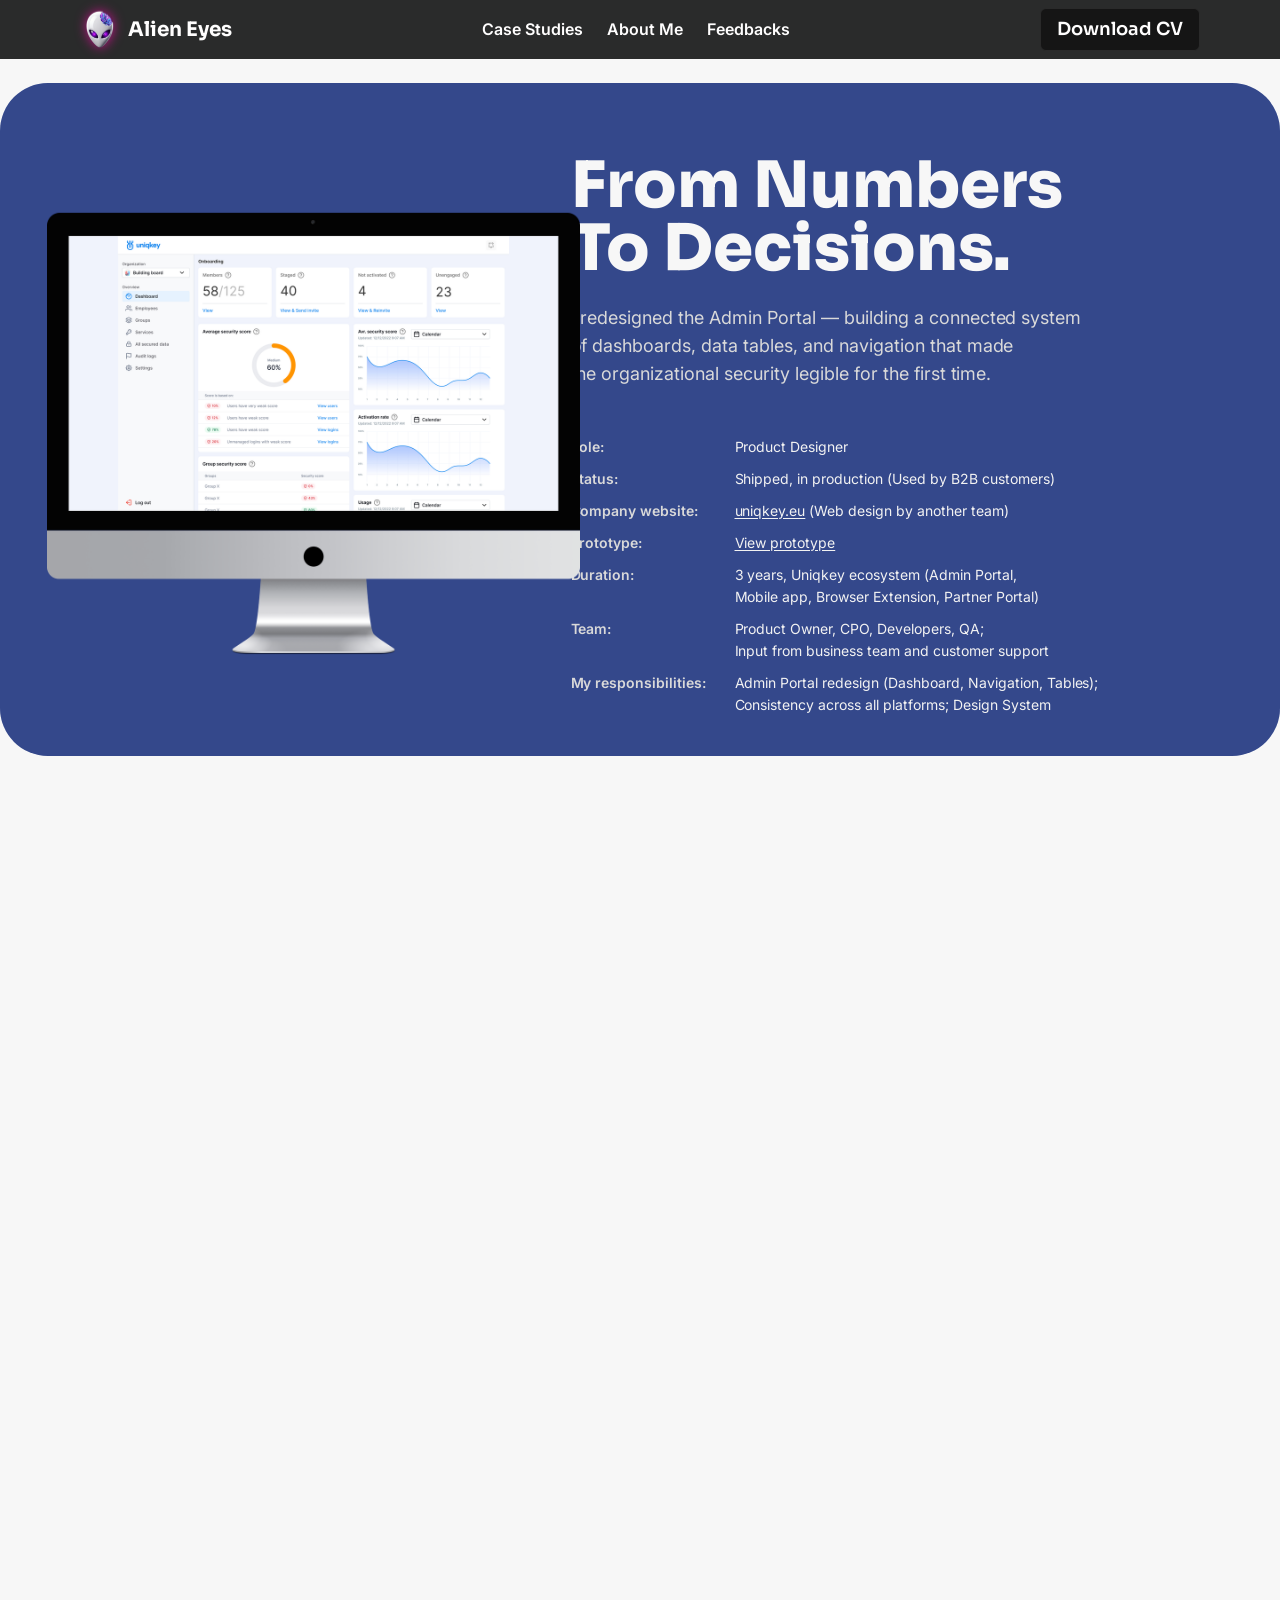
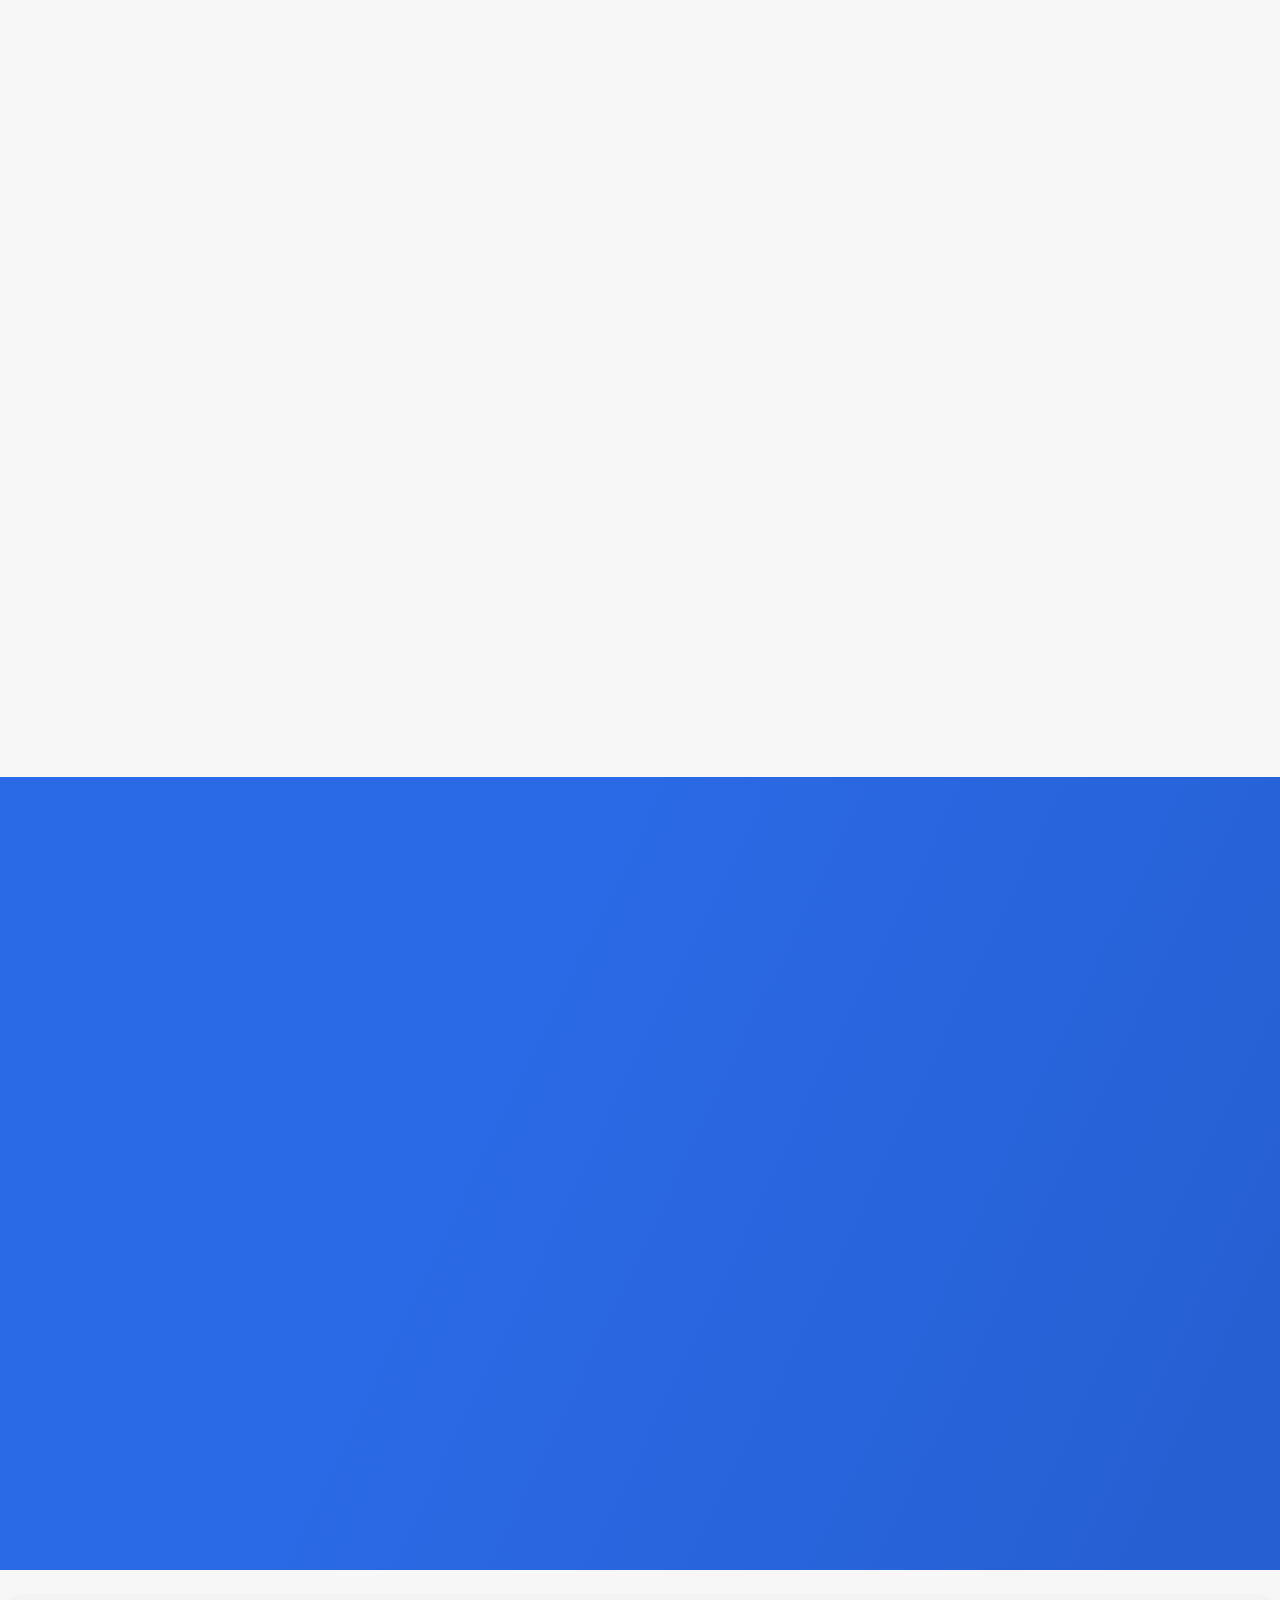
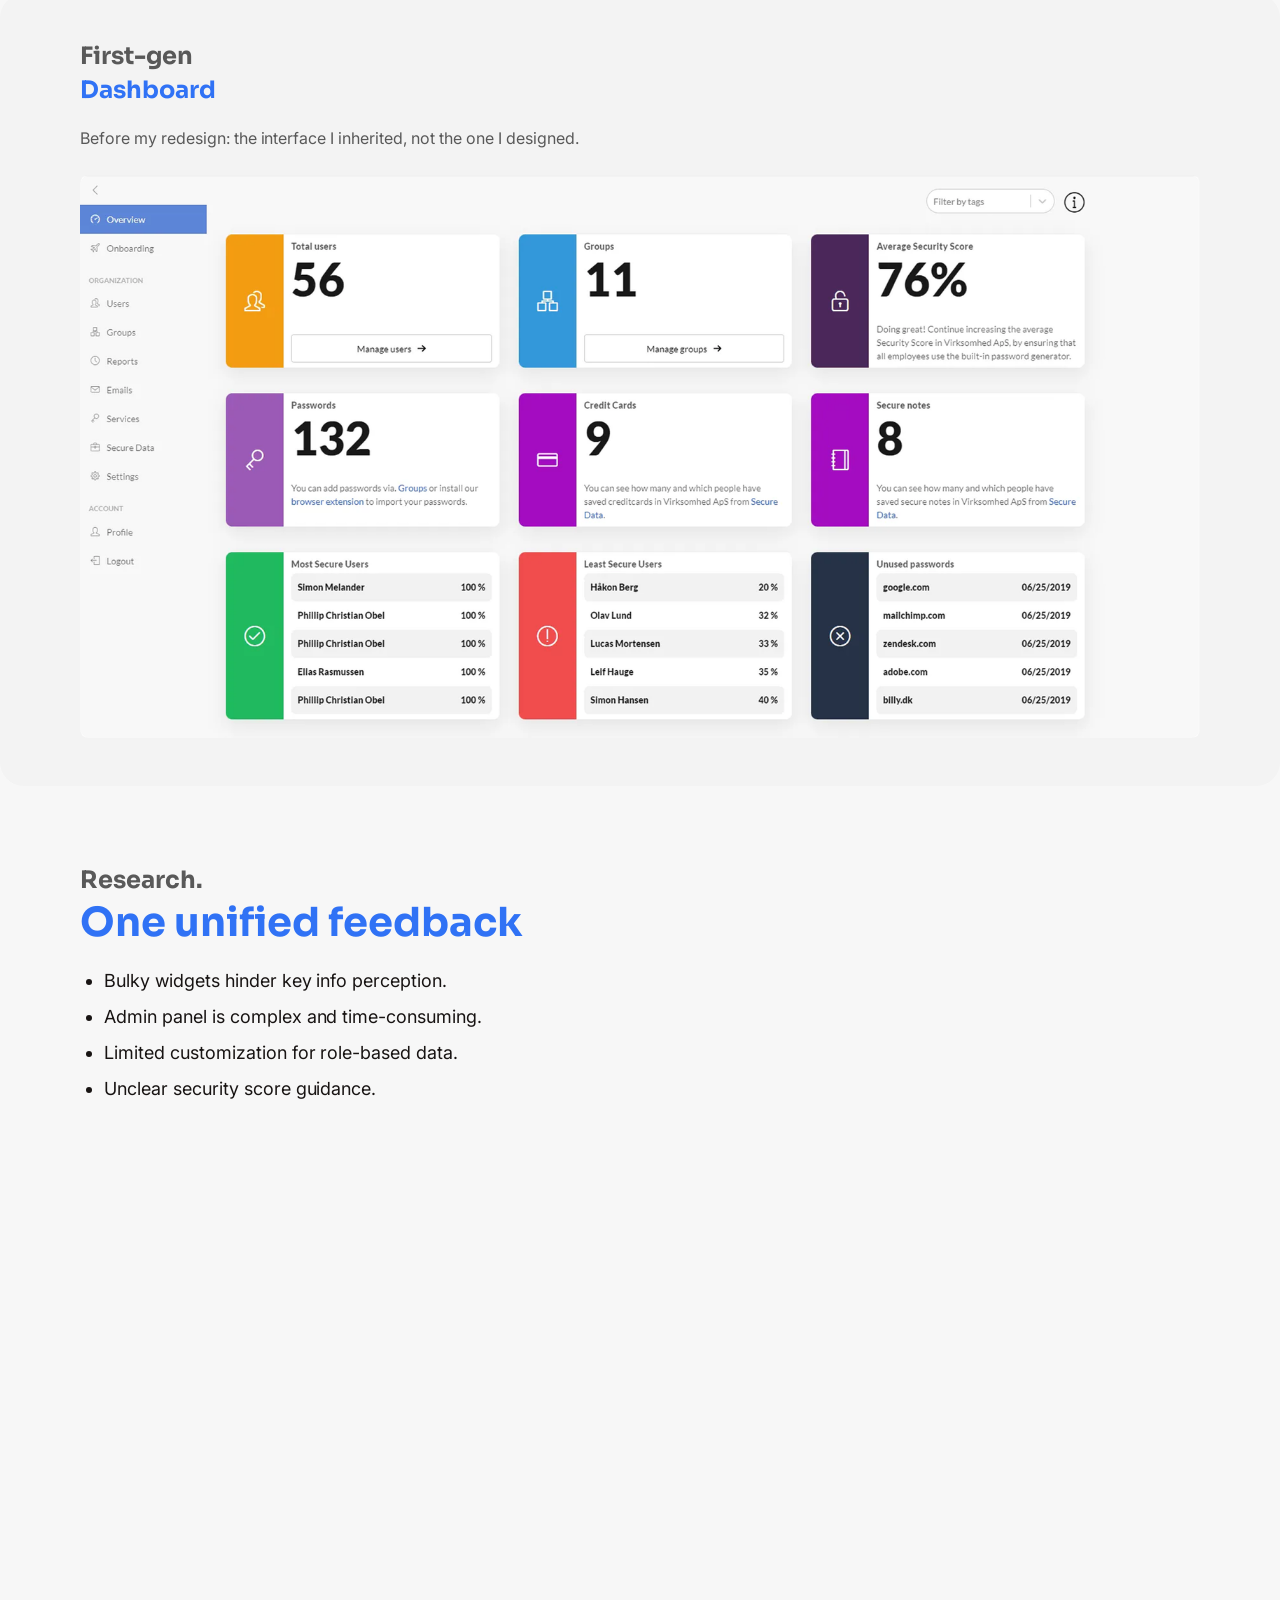
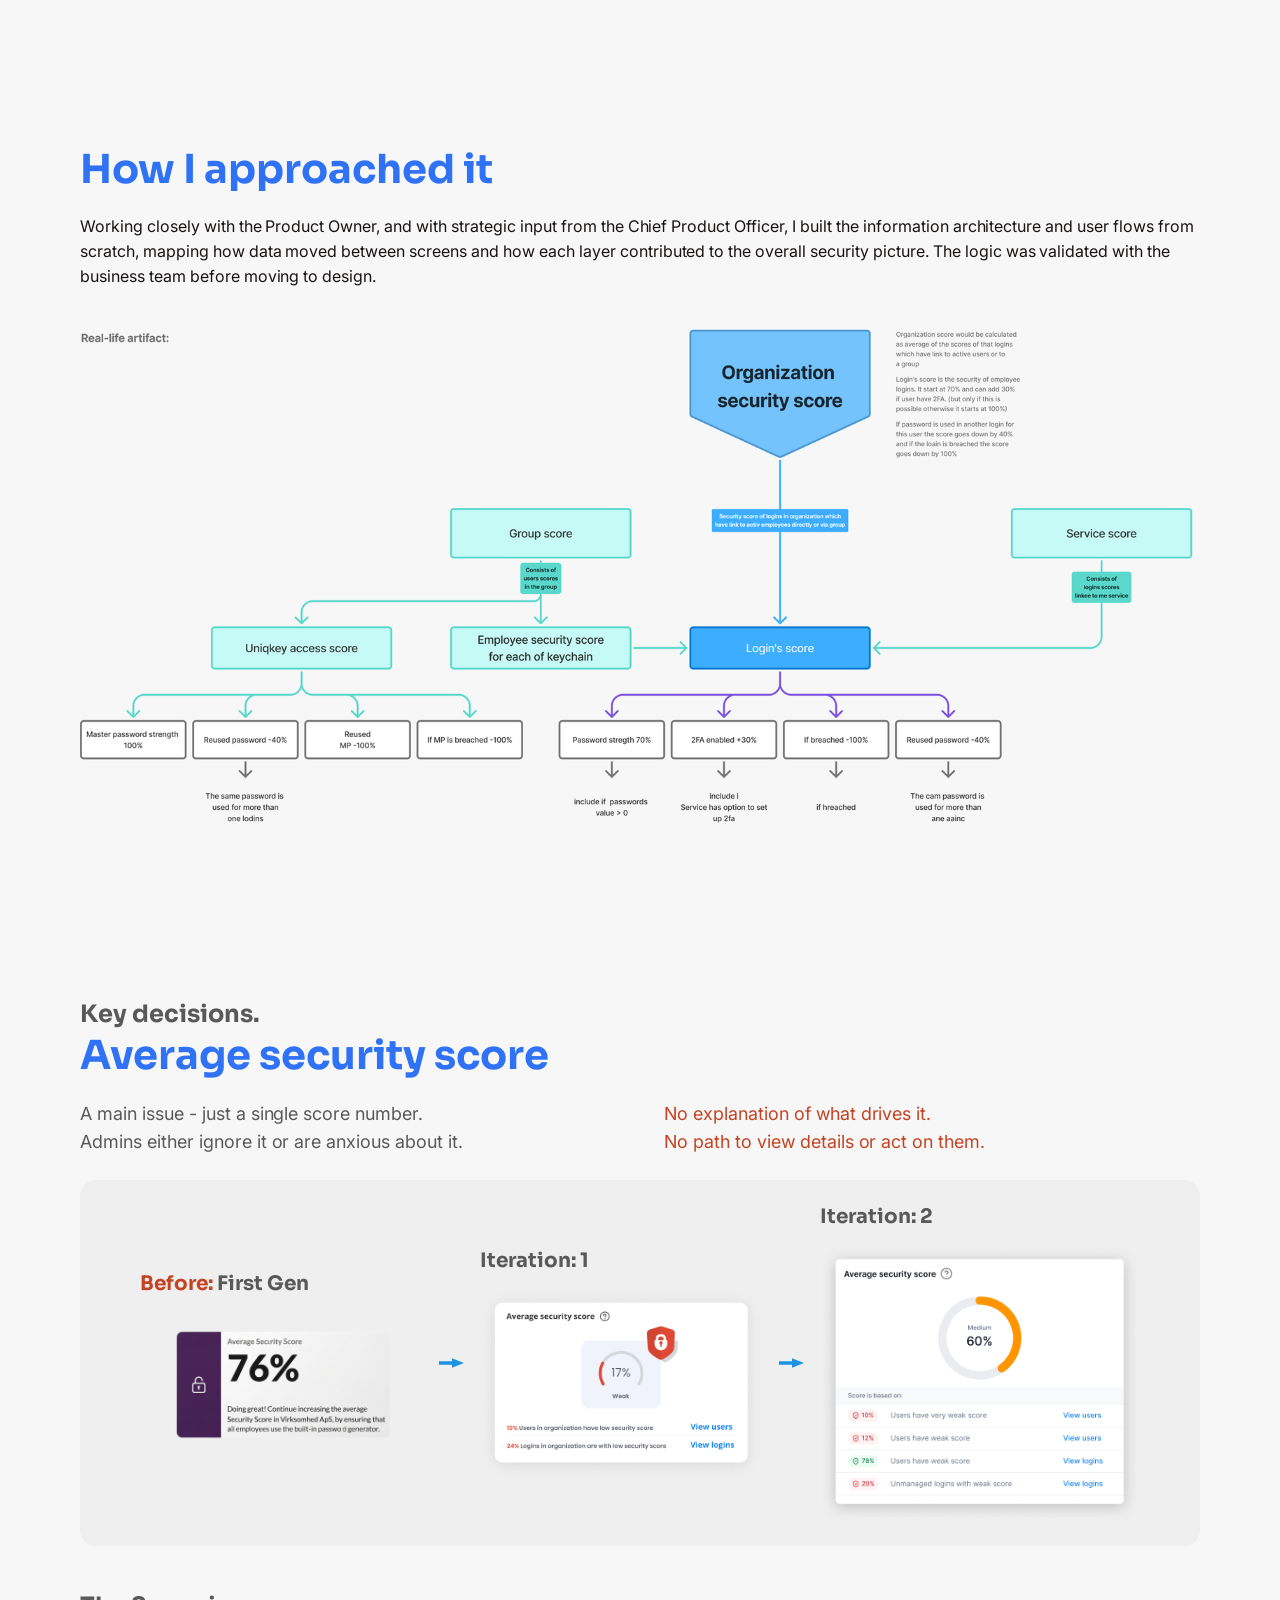
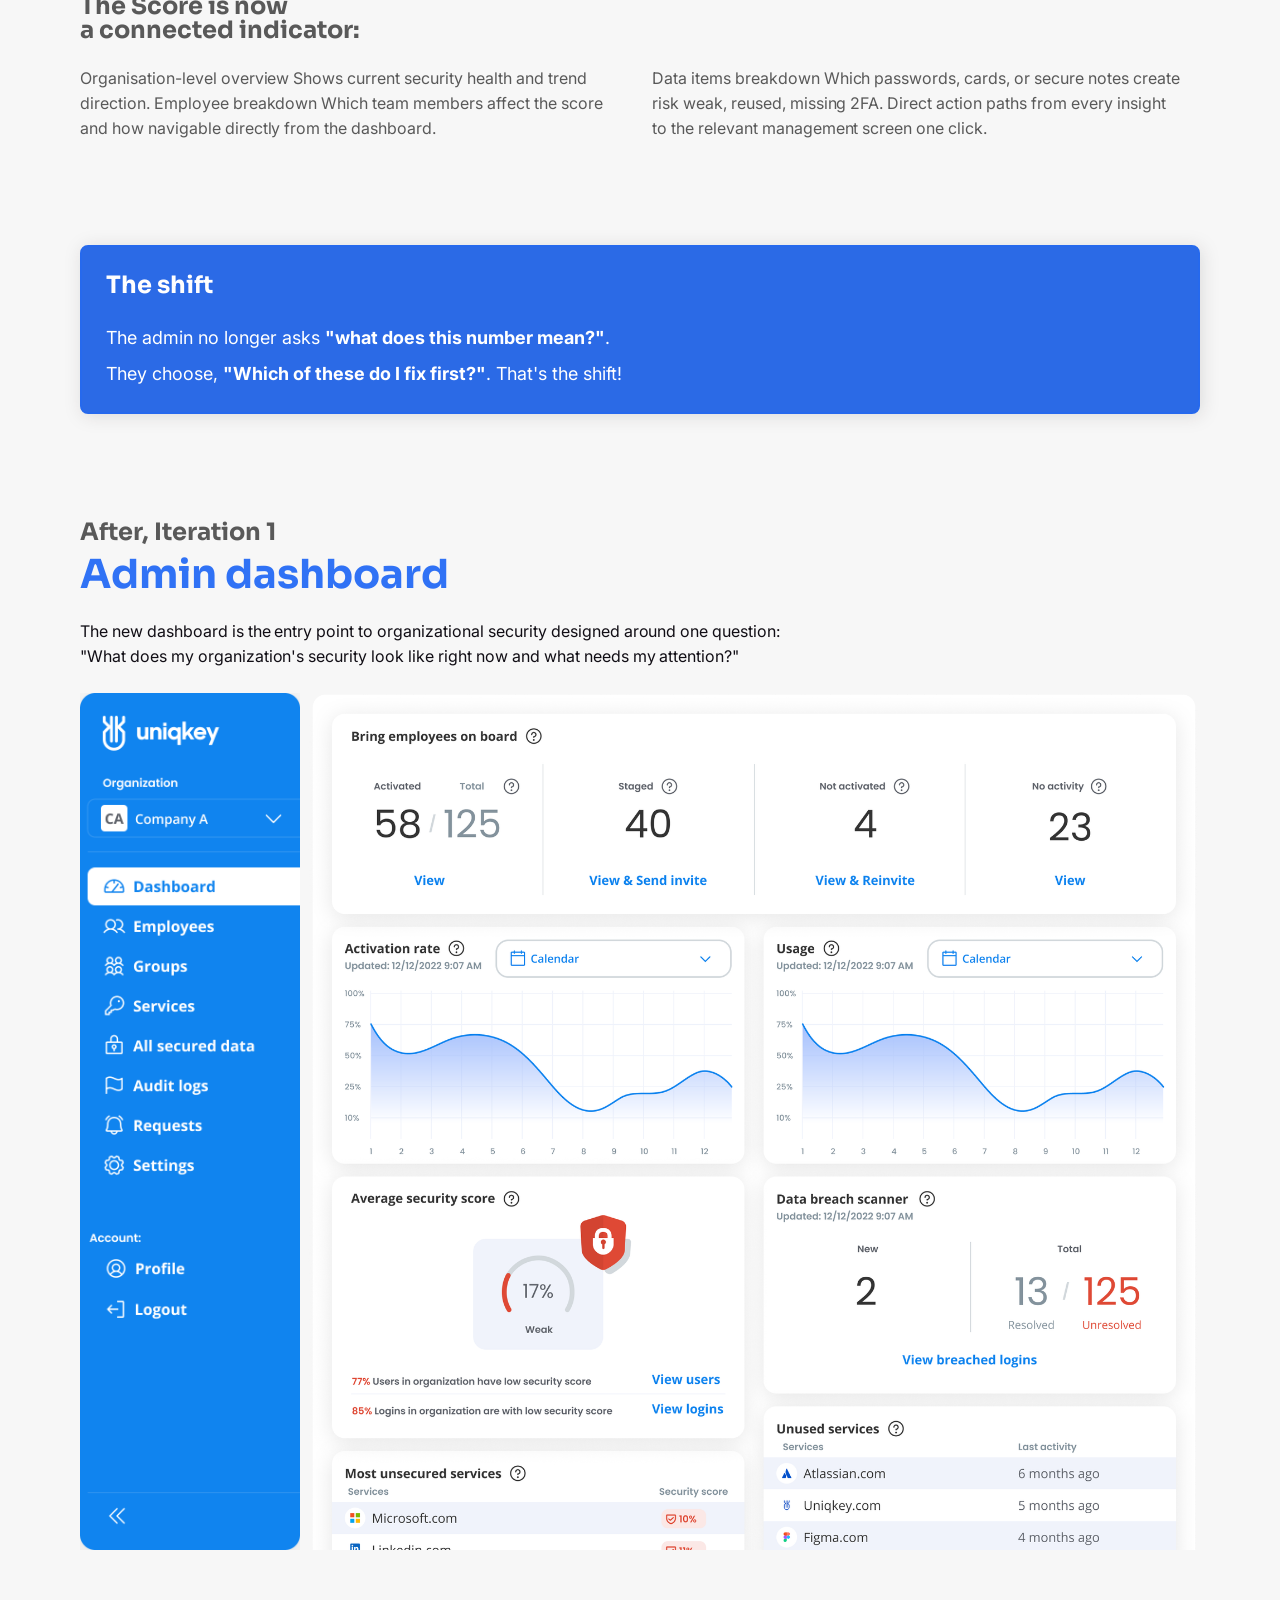
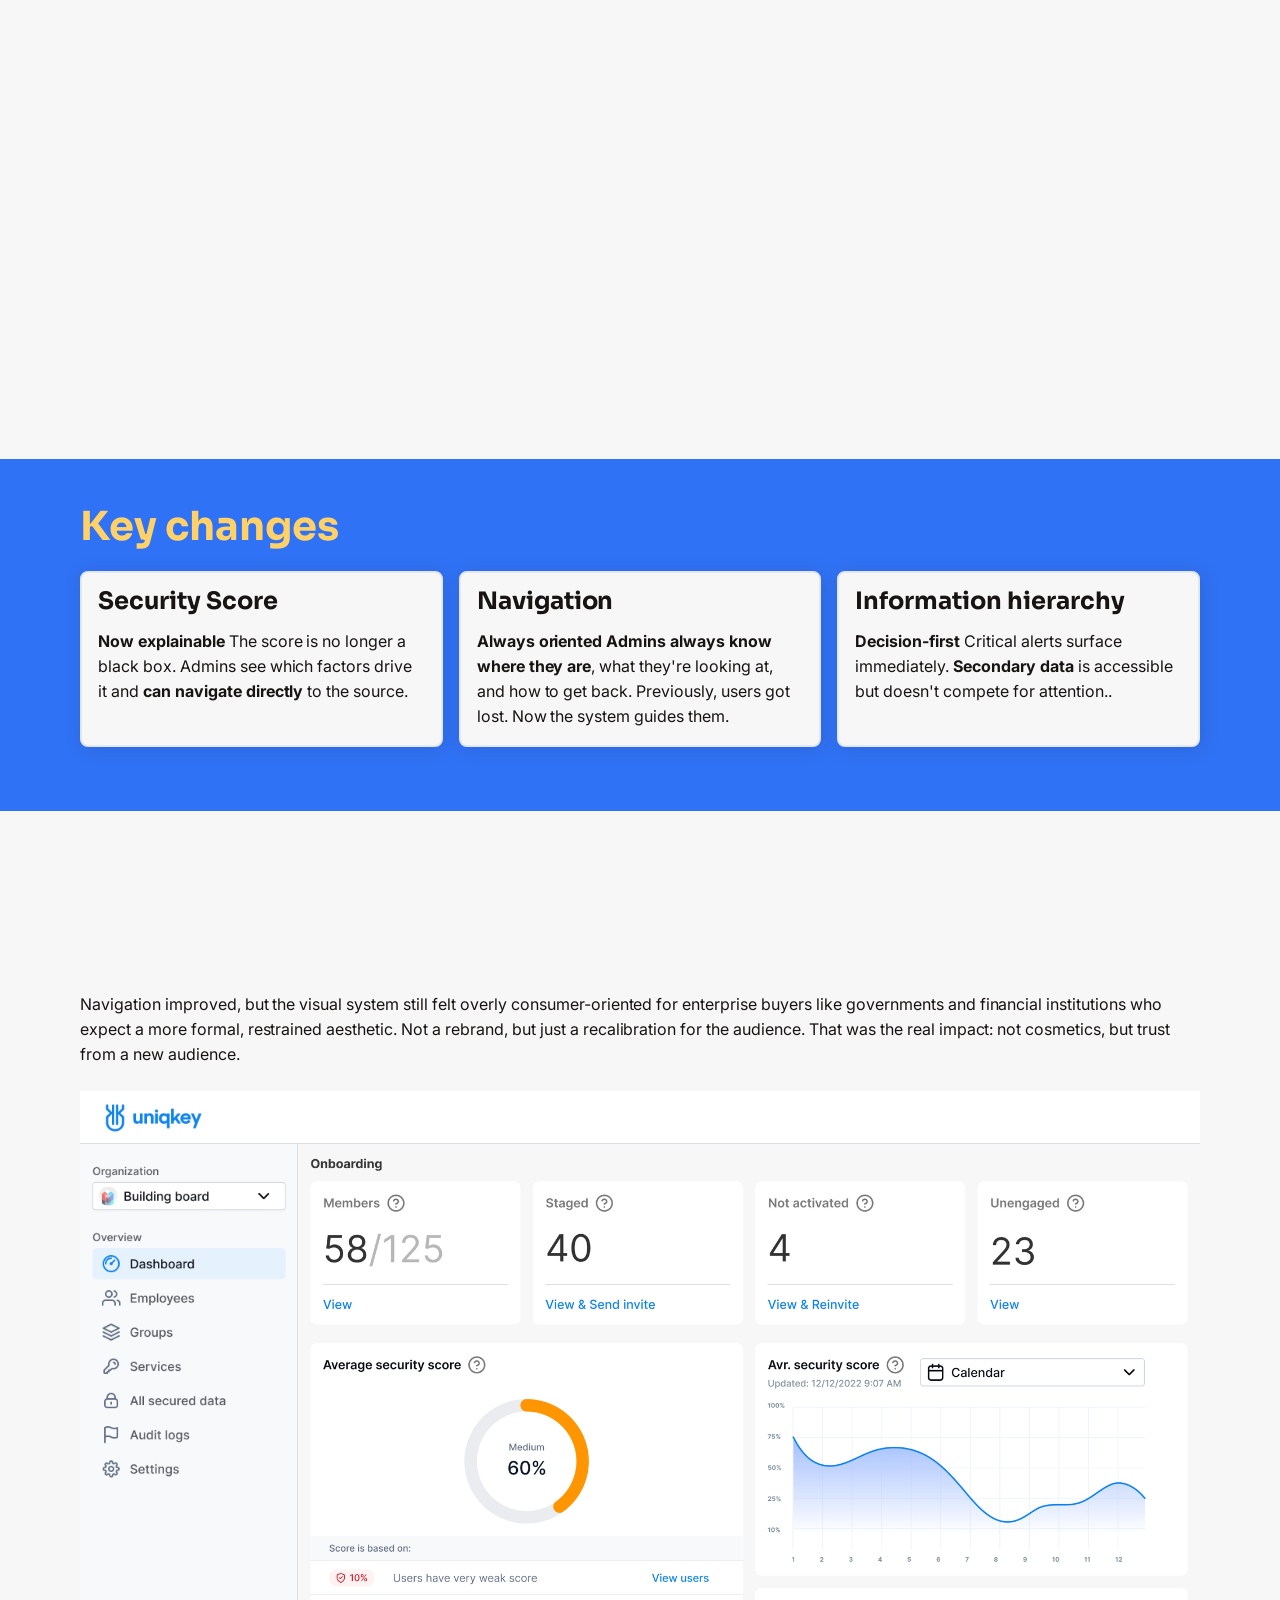
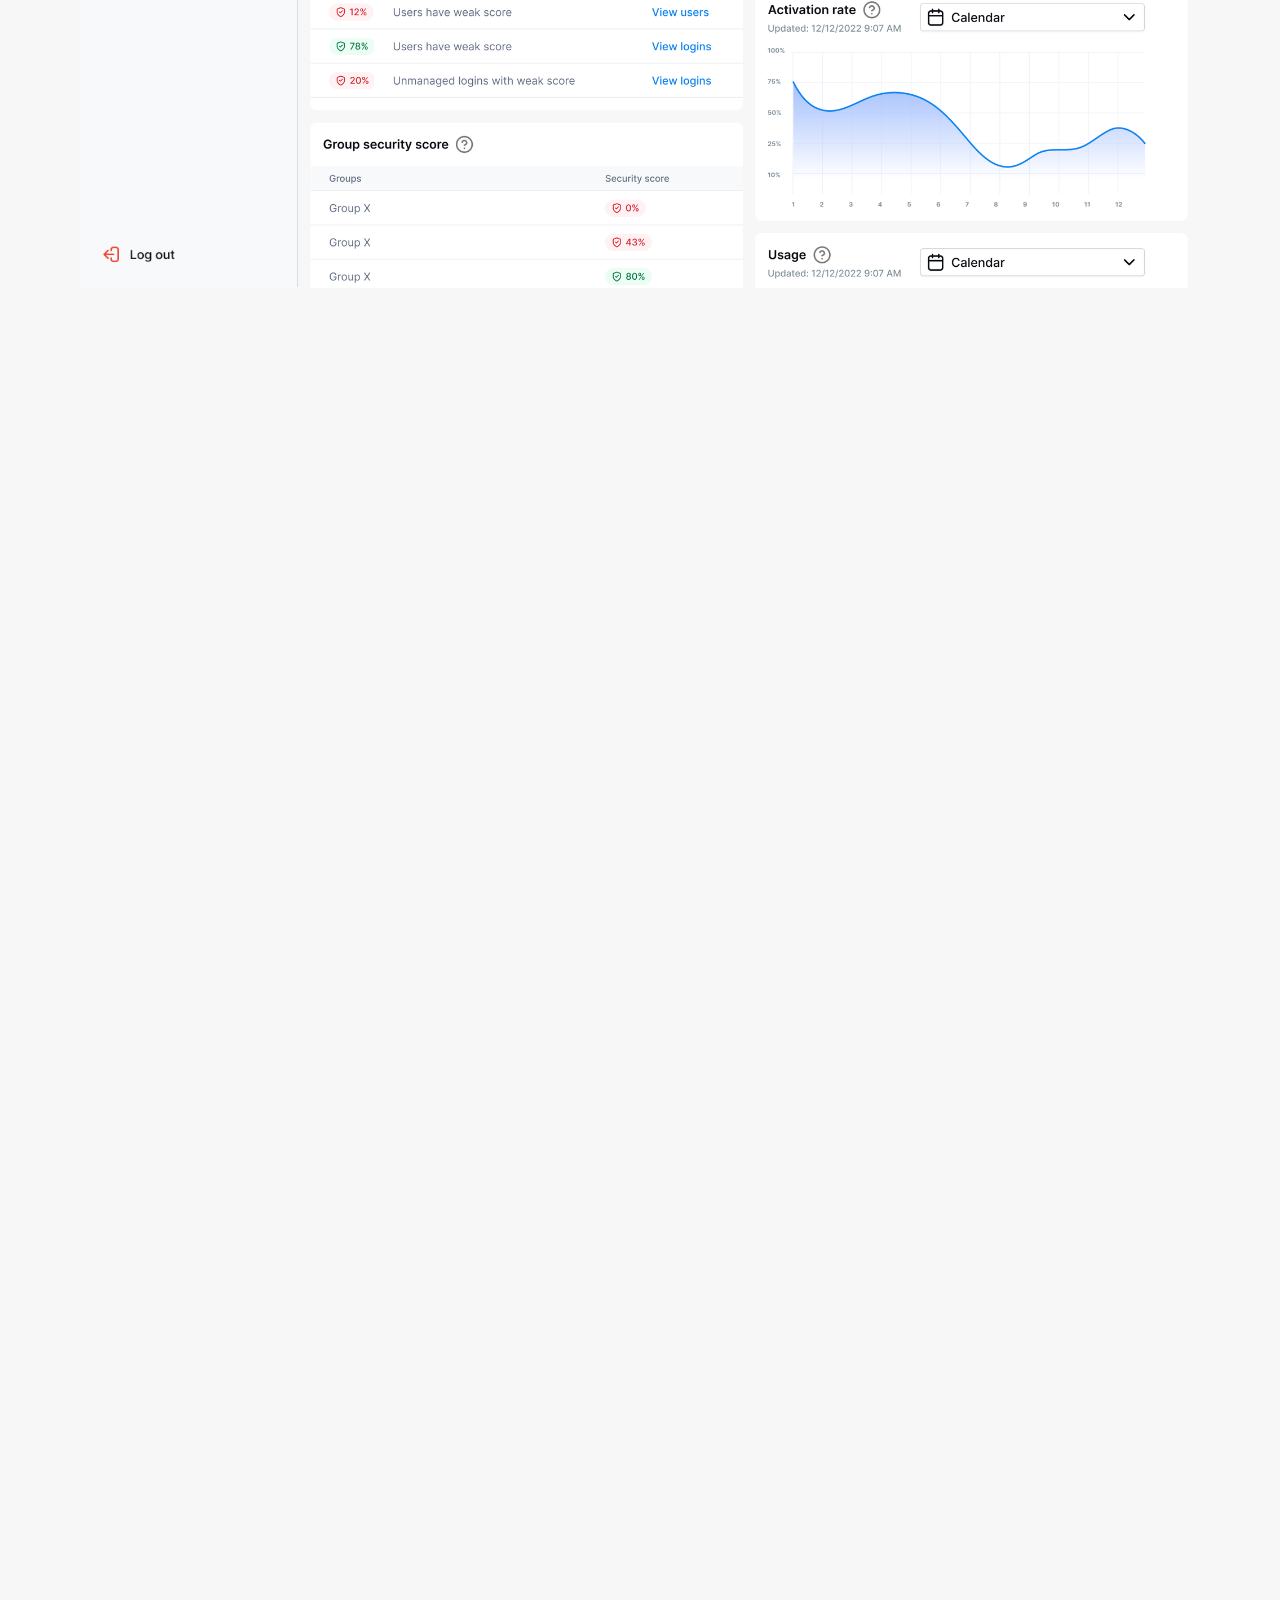
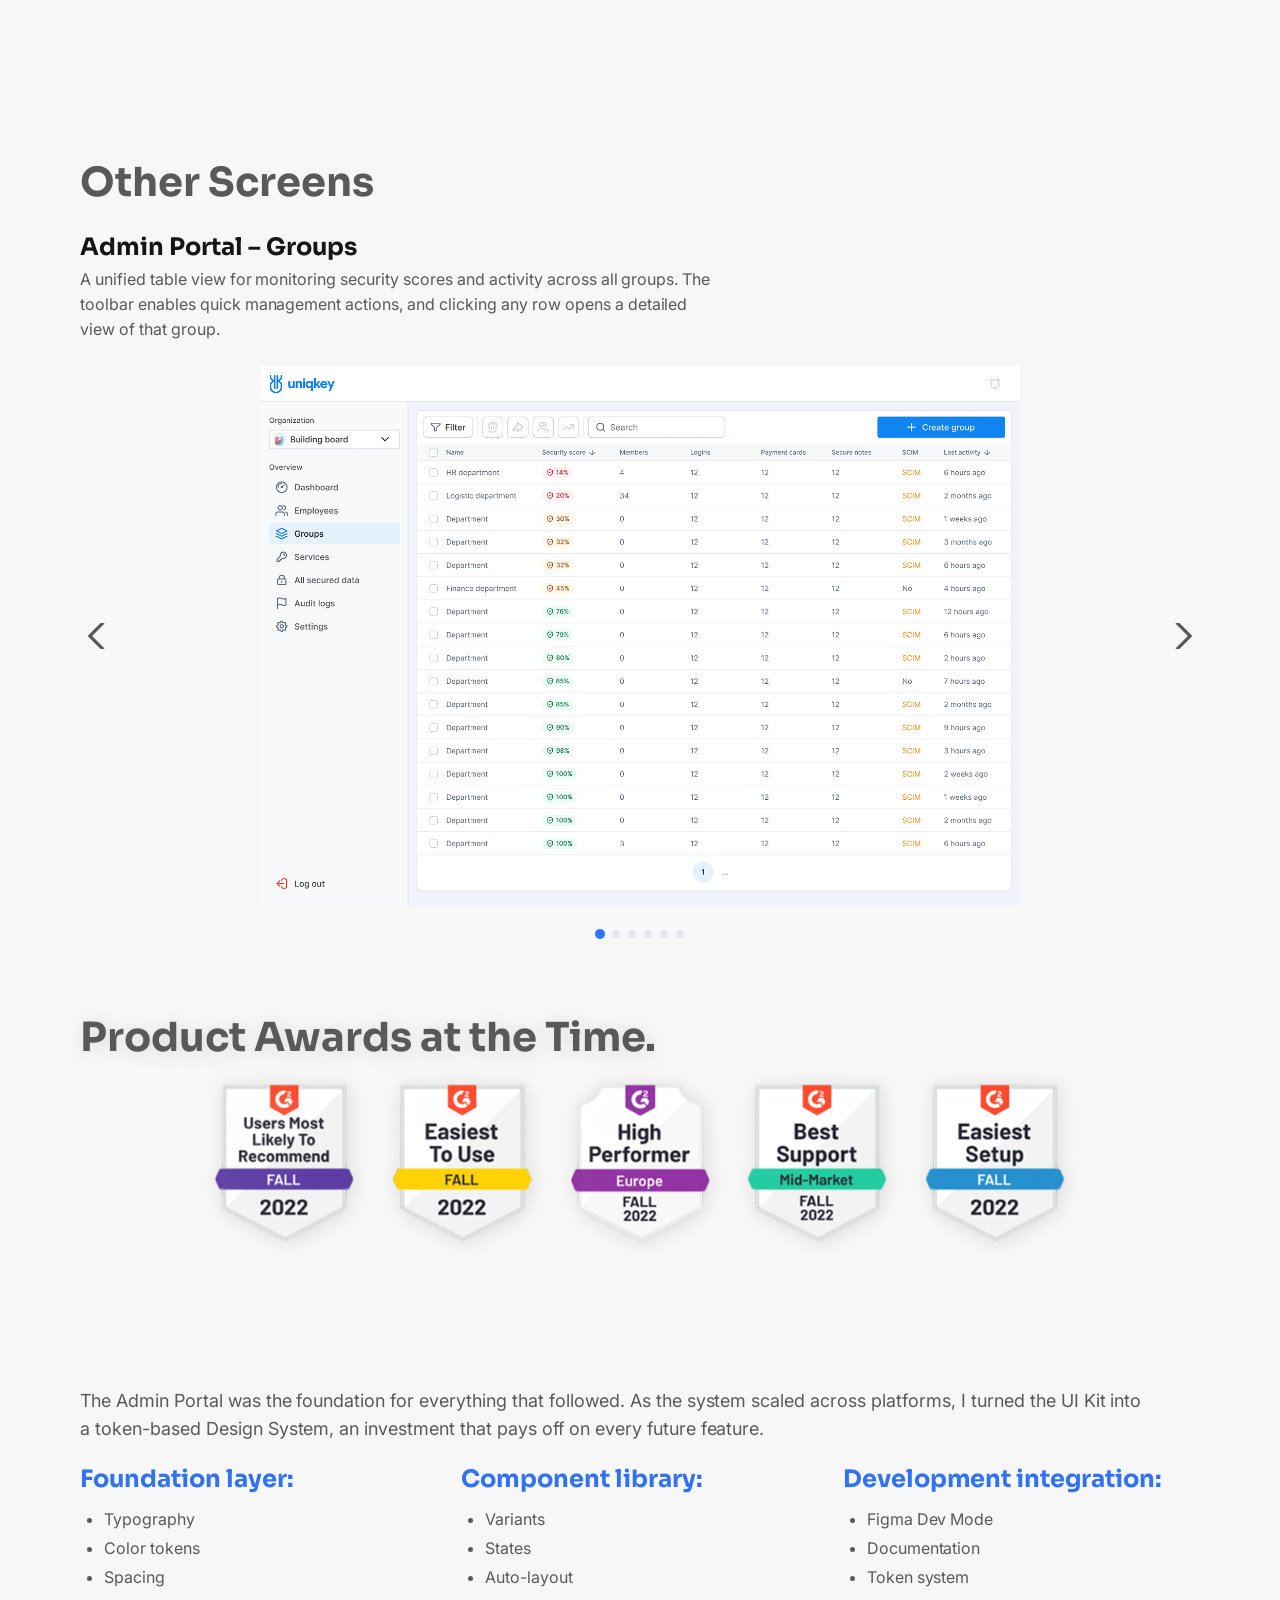
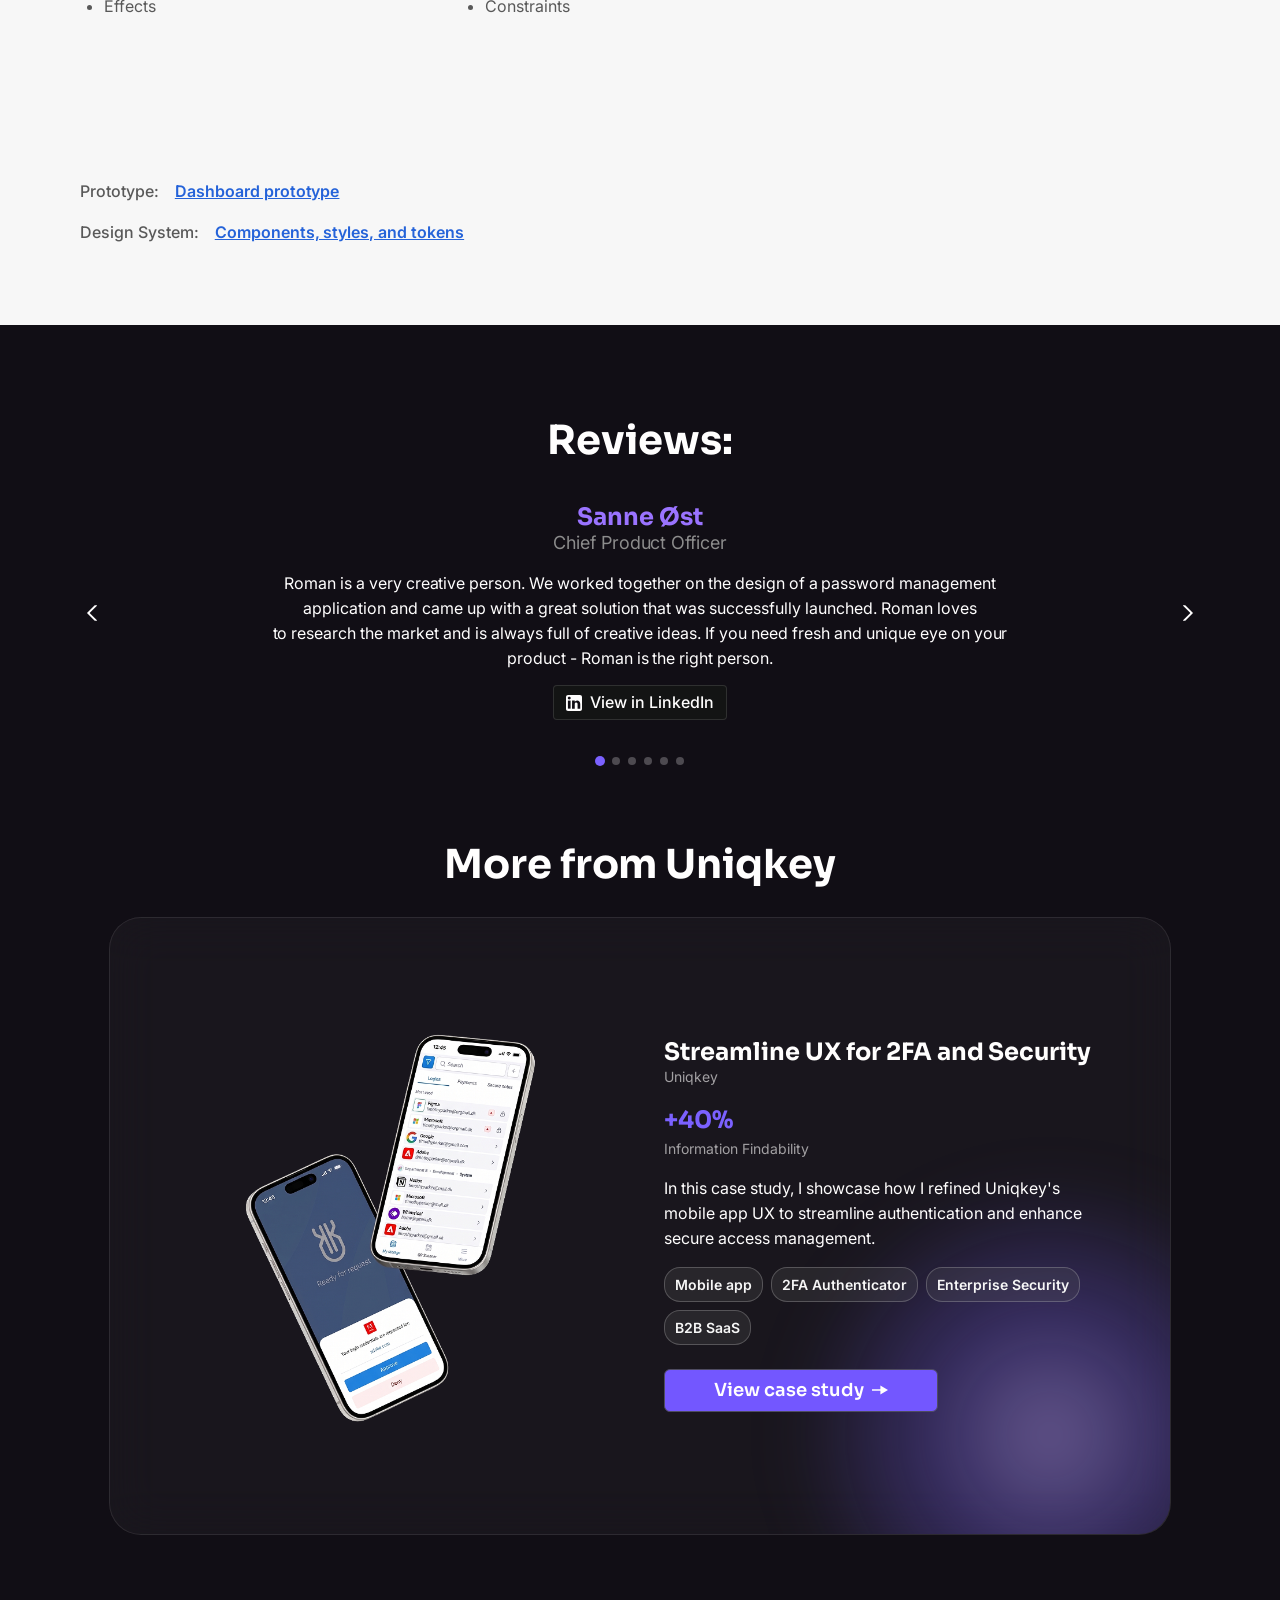
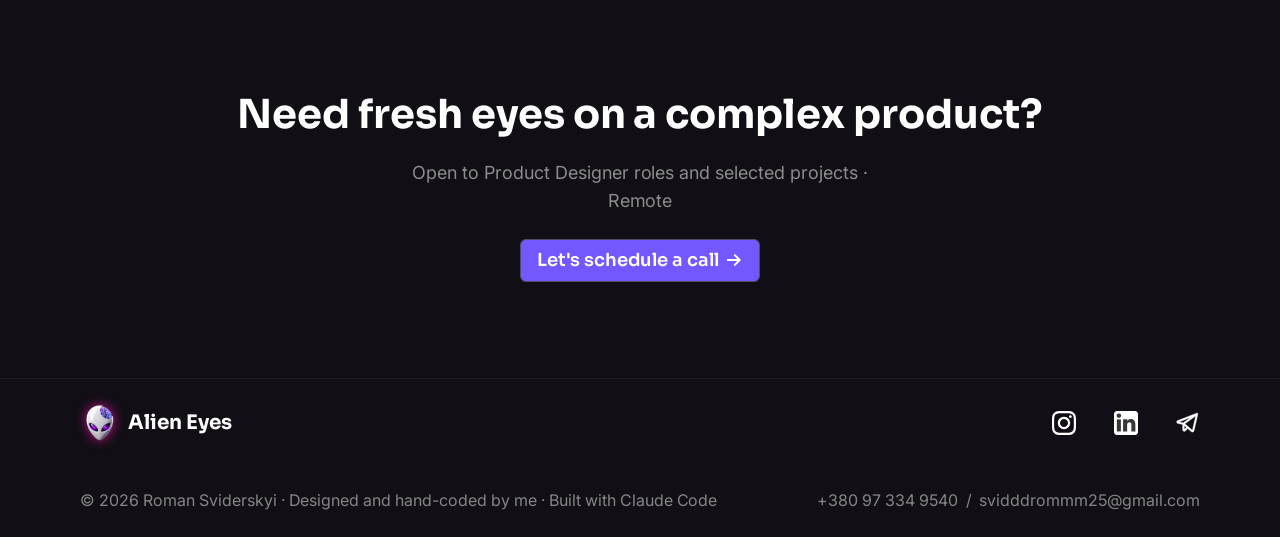
<file: case-uniqkey.html>
<!doctype html>
<html lang="en">
  <head>
    <meta charset="UTF-8" />
    <meta name="viewport" content="width=device-width, initial-scale=1.0" />
    <!-- Clean URL: GitHub Pages can't do server-side redirects, so when
         the page is opened with .html (or /index.html), swap the address
         bar to the extensionless form (no reload, query/hash kept). -->
    <script>
      (function () {
        var p = location.pathname;
        if (/\.html$/.test(p)) {
          history.replaceState(null, "", p.replace(/index\.html$/, "").replace(/\.html$/, "") + location.search + location.hash);
        }
      })();
    </script>
    <title>Uniqkey — From Numbers To Decisions | Alien Eyes</title>
    <meta name="description" content="I redesigned the Admin Portal — building a connected system of dashboards, data tables, and navigation that made the organizational security legible for the first time." />
    <link rel="canonical" href="https://alieneyes.ink/case-uniqkey" />
    <link rel="icon" type="image/png" sizes="32x32" href="assets/icons/favicon-32.png" />
    <link rel="icon" type="image/png" sizes="16x16" href="assets/icons/favicon-16.png" />
    <link rel="apple-touch-icon" sizes="180x180" href="assets/icons/favicon-180.png" />

    <!-- Open Graph / LinkedIn / Facebook preview -->
    <meta property="og:type" content="article" />
    <meta property="og:url" content="https://alieneyes.ink/case-uniqkey" />
    <meta property="og:site_name" content="Alien Eyes" />
    <meta property="og:title" content="Uniqkey — From Numbers To Decisions" />
    <meta property="og:description" content="I redesigned the Admin Portal — building a connected system of dashboards, data tables, and navigation that made the organizational security legible for the first time." />
    <meta property="og:image" content="https://alieneyes.ink/assets/case-uniqkey/hero-imac-mockup.webp" />
    <meta property="og:image:alt" content="Uniqkey Admin Portal shown on an iMac" />
    <meta name="twitter:card" content="summary_large_image" />
    <meta name="twitter:title" content="Uniqkey — From Numbers To Decisions" />
    <meta name="twitter:description" content="I redesigned the Admin Portal — building a connected system of dashboards, data tables, and navigation that made the organizational security legible for the first time." />
    <meta name="twitter:image" content="https://alieneyes.ink/assets/case-uniqkey/hero-imac-mockup.webp" />
    <link rel="preconnect" href="https://fonts.googleapis.com" />
    <link rel="preconnect" href="https://fonts.gstatic.com" crossorigin />
    <link
      href="https://fonts.googleapis.com/css2?family=Inter:ital,wght@0,400;0,500;0,600;0,700;1,500&family=Sora:wght@600;700;800&display=swap"
      rel="stylesheet"
    />
    <link rel="stylesheet" href="css/tokens.css" />
    <link rel="stylesheet" href="css/base.css" />
    <link rel="stylesheet" href="css/typography.css" />
    <link rel="stylesheet" href="css/nav.css" />
    <link rel="stylesheet" href="css/footer.css" />
    <link rel="stylesheet" href="css/buttons.css" />
    <link rel="stylesheet" href="css/home.css" />
    <link rel="stylesheet" href="css/case-study.css" />
    <link rel="stylesheet" href="css/case-meta.css" />
    <link rel="stylesheet" href="css/case-nav.css" />
    <link rel="stylesheet" href="css/link-shimmer.css" />
    <link rel="stylesheet" href="css/reveal.css" />
    <link rel="stylesheet" href="css/case-motion.css" />
    <link rel="stylesheet" href="css/mobile.css" />
    <!-- Microsoft Clarity analytics -->
    <script type="text/javascript">
      (function(c,l,a,r,i,t,y){
          c[a]=c[a]||function(){(c[a].q=c[a].q||[]).push(arguments)};
          t=l.createElement(r);t.async=1;t.src="https://www.clarity.ms/tag/"+i;
          y=l.getElementsByTagName(r)[0];y.parentNode.insertBefore(t,y);
      })(window, document, "clarity", "script", "yk9nw8fhah");
    </script>
  </head>
  <body class="case-page">
    <!-- UI: GLOBAL-NAV-01 | Site navigation | inspect/adjust -->
    <nav class="site-nav site-nav--case">
      <a class="nav-logo" href="./">
        <span class="nav-logo__icon">
          <img class="nav-logo__avatar" src="assets/icons/logo-avatar.png" alt="" />
        </span>
        <span class="nav-logo__text">Alien Eyes</span>
      </a>
      <a class="nav-back" href="./" aria-label="Back to home">
        <svg viewBox="0 0 8 14" fill="none" aria-hidden="true">
          <path
            d="M7 1L1 7L7 13"
            stroke="currentColor"
            stroke-width="2"
            stroke-linecap="square"
            stroke-linejoin="round"
          />
        </svg>
      </a>

      <div class="nav-menu">
        <div class="nav-links">
          <a class="nav-links__link" href="./#case-studies">Case Studies</a>
          <a class="nav-links__link" href="about">About Me</a>
          <a class="nav-links__link" href="./#feedbacks">Feedbacks</a>
        </div>

        <a class="nav-cta" href="https://drive.google.com/file/d/1uxq4yHa0sPYmIgp1zuLN3ROoY8mF3kdx/view?usp=sharing" target="_blank" rel="noopener">Download CV</a>
        <a class="nav-cta nav-cta--contact" href="https://www.linkedin.com/in/romsvid/" target="_blank" rel="noopener" data-popup="contact">Contact Me</a>
      </div>

      <button class="nav-toggle" type="button" aria-label="Toggle menu" aria-expanded="false">
        <span class="nav-toggle__bar"></span>
        <span class="nav-toggle__bar"></span>
        <span class="nav-toggle__bar"></span>
      </button>
    </nav>

    <main>
      <!-- UI: CASE01-HERO-01 | Hero layout | inspect/adjust -->
      <section class="case-hero" data-reveal>
        <!-- hero background: solid #3d5bae under the 30% overlay (Figma 982:24288); the photo hero-bg.webp is no longer used -->
        <div class="case-hero__overlay" aria-hidden="true"></div>

        <div class="case-hero__content">
          <h1 class="case-hero__title">From Numbers <br class="br-desktop" />To Decisions.</h1>
          <p class="body-main case-hero__subhead">
            <!-- line break before "of dashboards ..." (Roman, 2026-11-23); text unchanged -->
            I redesigned the Admin Portal — building a connected system <br class="br-desktop" />of dashboards, data tables, and navigation that made <br class="br-desktop" />the organizational security legible for the first time.
          </p>
          <!-- Case meta: text and links as in Figma (QA/Updates page, hero data block, 2026-11-23) -->
          <dl class="case-meta">
            <div class="case-meta__row">
              <dt>Role:</dt>
              <dd>Product Designer</dd>
            </div>
            <div class="case-meta__row">
              <dt>Status:</dt>
              <dd>Shipped, in production (Used by B2B customers)</dd>
            </div>
            <div class="case-meta__row">
              <dt>Company website:</dt>
              <dd><a href="https://www.uniqkey.eu/" target="_blank" rel="noopener">uniqkey.eu</a> (Web design by another team)</dd>
            </div>
            <div class="case-meta__row">
              <dt>Prototype:</dt>
              <dd><a href="https://www.figma.com/proto/DU3fuTo8QXIJ0uMcI3jh91/My-Portfolio?node-id=977-9190&amp;page-id=977%3A4210&amp;t=tqoF6282BWjvWyhO-1" target="_blank" rel="noopener">View prototype</a></dd>
            </div>
            <div class="case-meta__row">
              <dt>Duration:</dt>
              <dd>3 years, Uniqkey ecosystem (Admin Portal, Mobile app, Browser Extension, Partner Portal)</dd>
            </div>
            <div class="case-meta__row">
              <dt>Team:</dt>
              <dd>Product Owner, CPO, Developers, QA; <br class="br-desktop" />Input from business team and customer support</dd>
            </div>
            <div class="case-meta__row">
              <dt>My responsibilities:</dt>
              <dd>Admin Portal redesign (Dashboard, Navigation, Tables); Consistency across all platforms; Design System</dd>
            </div>
          </dl>
        </div>

        <!-- IMAGE: CASE01-HERO-MOCKUP-01 | Hero iMac product mockup | replaceable -->
        <img
          class="case-hero__mockup"
          src="assets/case-uniqkey/hero-imac-mockup.webp"
          alt="Uniqkey Admin Portal shown on an iMac"
        />
      </section>

      <!-- UI: CASE01-IMPACT-01 | Impact stats | inspect/adjust -->
      <section class="case-impact" data-m-impact>
        <p class="case-eyebrow cc-trick" data-reveal>Impact:</p>
        <div class="case-impact__grid" data-reveal-group>
          <div class="case-impact__item">
            <p class="case-impact__value">+26%</p>
            <p class="case-impact__label">User satisfaction</p>
          </div>
          <div class="case-impact__item">
            <p class="case-impact__value">95%</p>
            <p class="case-impact__label">Found nav improved</p>
          </div>
          <div class="case-impact__item">
            <p class="case-impact__value">85%</p>
            <p class="case-impact__label">Security Score understood</p>
          </div>
          <div class="case-impact__item">
            <p class="case-impact__value">−27%</p>
            <p class="case-impact__label">Support tickets</p>
          </div>
        </div>
      </section>

      <!-- UI: CASE-NAV-01 | Case section nav: in flow under the hero (and Impact), sticks under the header | Figma "Case nav / Sticky" (987:4210); css/case-nav.css + js/case-nav.js -->
      <nav class="case-nav" aria-label="Case sections" data-case-nav data-case="uniqkey">
        <div class="case-nav__lead">
          <!-- standard component 987:4210: arrow + Home + divider -->
          <div class="case-nav__home">
            <a class="case-nav__item case-nav__back" href="/#case-studies">
              <img class="case-nav__chevron" src="assets/icons/case-nav-chevron.svg" alt="" aria-hidden="true" />
              Home
            </a>
            <span class="case-nav__divider" aria-hidden="true"><img src="assets/icons/case-nav-divider.svg" alt="" /></span>
          </div>
        </div>
        <a class="case-nav__item" href="#cs-context" data-case-target="cs-context">Context</a>
        <a class="case-nav__item" href="#cs-challenge" data-case-target="cs-challenge">Challenge</a>
        <a class="case-nav__item" href="#cs-research" data-case-target="cs-research">Research</a>
        <a class="case-nav__item" href="#cs-key-decisions" data-case-target="cs-key-decisions">Key Decisions</a>
        <a class="case-nav__item" href="#cs-results" data-case-target="cs-results">Results</a>
        <p class="case-nav__role"><b>Role:</b> <span>Product Designer</span></p>
      </nav>

      <!-- UI: CASE01-SCOPE-01 | Product scope card | inspect/adjust -->
      <section id="cs-context" data-case-section class="case-section case-scope" data-m-screen>
        <p class="case-eyebrow" data-reveal>Context</p>
        <!-- IMAGE: CASE01-SCOPE-MOCKUP-01 | Admin portal, extension/mobile and iPhone device mockups | replaceable
             Column labels (Admin portal / Extension and Mobile App / Partner
             Portal) and the card background were removed — they're already
             baked into this image. -->
        <img loading="lazy" width="2200" height="721"
          class="case-scope__devices"
          src="assets/case-uniqkey/scope-devices-composite.webp"
          alt="Admin Portal shown across two MacBook screens and an iPhone"
          data-reveal data-zoom />
        <p class="body-large case-scope__text" data-reveal>
          This case study centers on the Admin Portal, the core of
          Uniqkey's management experience.<br class="case-context__break" />
          <span class="case-context__second">As Lead Designer, I worked across a global ecosystem of
          platforms, ensuring consistency across all of them.</span>
        </p>
      </section>

      <!-- UI: CASE01-CHALLENGE-01 | Story / challenge / context | inspect/adjust -->
      <section id="cs-challenge" data-case-section class="case-section case-challenge-wrap">
        <div class="case-bleed case-challenge" data-reveal-group data-focus data-m-screen>
          <div class="case-challenge__intro">
            <p class="case-eyebrow case-eyebrow--gold cc-trick cs-eyebrow">Challenge.</p>
            <h2 class="h2-section case-challenge__heading">
              Admin portal<br />Dashboard evolution.
            </h2>
          </div>

          <div class="case-challenge__card">
            <div class="case-challenge__card-head">
              <p class="case-challenge__icon" aria-hidden="true">⚠️</p>
              <p class="case-eyebrow cc-trick">The challenge</p>
            </div>
            <p class="body-large">
              Admins couldn't understand their organization's security
              posture without manual investigation across multiple
              disconnected screens.
            </p>
          </div>

          <div class="case-challenge__context">
            <p>
              <strong>Context —</strong> Uniqkey's Admin Panel was the
              product's most critical decision-making surface.
            </p>
            <p>
              <strong>Enterprise IT admins</strong> — in governments,
              financial institutions, leading European corporations used
              it daily to manage organizational security.
            </p>
            <p>
              <strong>The Average Security Score</strong> existed as a
              single number. No one understood where it came from, what
              affected it, or what to do about it.
            </p>
            <p>That's what <strong>triggered</strong> the redesign.</p>
          </div>
        </div>

        <div class="case-bleed case-firstgen" data-reveal data-m-screen>
          <p class="case-eyebrow cc-trick cs-eyebrow">First-gen</p>
          <p class="h3-case-study case-firstgen__heading cs-title">Dashboard</p>
          <p class="body-main case-firstgen__caption">
            Before my redesign: the interface I inherited, not the one I designed.
          </p>
          <!-- IMAGE: CASE01-FIRSTGEN-01 | Legacy first-generation dashboard screenshot | replaceable -->
          <img loading="lazy" width="1600" height="804"
            class="case-firstgen__img"
            src="assets/case-uniqkey/firstgen-dashboard-screenshot.webp"
            alt="First-generation Uniqkey Admin Portal dashboard"
          />
        </div>
      </section>

      <!-- UI: CASE01-FEEDBACK-01 | User feedback quotes | inspect/adjust
           Left column (heading + pain points) is a plain CSS position:sticky
           at desktop — no JS-computed clip/translate window needed, since a
           native sticky element naturally holds in place for exactly as
           long as its (taller) row sibling keeps scrolling past, then
           releases on its own. The old approach (fixed-height overflow:hidden
           viewport + JS translateY of a card track) is gone — clipping a
           tall card stack to a short window showed a partial card sliced
           across the clip edge, reading as a background/seam glitch.
           Right column cards instead pop in/out individually, notification-
           style, exactly like the ATJ2 "Notifications" feature row — see
           js/notif-reveal.js + .notif-anim in css/case-study.css. Each card
           animates on every crossing (not once), so it reads as messages
           arriving/clearing rather than a page-load reveal. -->
      <section id="cs-research" data-case-section class="case-section case-feedback">
        <div class="case-feedback__row">
          <div class="case-feedback__left">
            <p class="case-eyebrow cc-trick cs-eyebrow">Research.</p>
            <h2 class="h2-section case-feedback__heading cs-title">One unified feedback</h2>
            <ul class="case-feedback__list body-large">
              <li>Bulky widgets hinder key info perception.</li>
              <li>Admin panel is complex and time-consuming.</li>
              <li>Limited customization for role-based data.</li>
              <li>Unclear security score guidance.</li>
            </ul>
          </div>

          <div class="case-feedback__right" data-notif-stagger>
            <article class="case-testimonial">
              <div class="case-testimonial__head">
                <!-- IMAGE: CASE01-FEEDBACK-AVATAR-01 | Compliance Officer avatar | replaceable -->
                <img loading="lazy" width="40" height="40" class="case-testimonial__avatar" src="assets/case-uniqkey/avatar-compliance-officer.png" alt="" />
                <p class="case-testimonial__role">Compliance Officer</p>
              </div>
              <p class="case-testimonial__quote">
                "I don't fully understand how to improve the Average Security
                score. The UI doesn't provide clear guidance on how to enhance
                these metrics."
              </p>
            </article>

            <article class="case-testimonial">
              <div class="case-testimonial__head">
                <!-- IMAGE: CASE01-FEEDBACK-AVATAR-02 | Systems Administrator avatar | replaceable -->
                <img loading="lazy" width="40" height="40" class="case-testimonial__avatar" src="assets/case-uniqkey/avatar-systems-administrator.png" alt="" />
                <p class="case-testimonial__role">Systems Administrator</p>
              </div>
              <p class="case-testimonial__quote">
                "Relevant information is not always visible on the dashboard.
                More customization is needed to display data by company
                priorities and roles."
              </p>
            </article>

            <article class="case-testimonial">
              <div class="case-testimonial__head">
                <!-- IMAGE: CASE01-FEEDBACK-AVATAR-03 | Operations Manager avatar | replaceable -->
                <img loading="lazy" width="40" height="40" class="case-testimonial__avatar" src="assets/case-uniqkey/avatar-operations-manager.png" alt="" />
                <p class="case-testimonial__role case-testimonial__role--bold">Operations Manager</p>
              </div>
              <p class="case-testimonial__quote">
                "The dashboard widgets appear too bulky, making key information
                harder to perceive. Data configuration is also challenging, and
                setup takes longer than expected."
              </p>
            </article>

            <article class="case-testimonial">
              <div class="case-testimonial__head">
                <!-- IMAGE: CASE01-FEEDBACK-AVATAR-04 | HR Manager avatar | replaceable -->
                <img loading="lazy" width="40" height="40" class="case-testimonial__avatar" src="assets/case-uniqkey/avatar-hr-manager.png" alt="" />
                <p class="case-testimonial__role">HR Manager</p>
              </div>
              <p class="case-testimonial__quote">
                "The admin panel is quite complex, taking a lot of time to
                manage employees and service access. More intuitive settings
                would be appreciated."
              </p>
            </article>
          </div>
        </div>
      </section>

      <!-- UI: CASE01-APPROACH-01 | Approach | inspect/adjust -->
      <section class="case-section case-approach" data-m-rise>
        <h2 class="h2-section case-approach__heading cs-title" data-reveal>How I approached it</h2>
        <p class="body-main case-approach__intro" data-reveal>
          Working closely with the Product Owner, and with strategic input
          from the Chief Product Officer, I built the information
          architecture and user flows from scratch, mapping how data
          moved between screens and how each layer contributed to the
          overall security picture. The logic was validated with the
          business team before moving to design.
        </p>
        <!-- IMAGE: CASE01-APPROACH-DIAGRAM-01 | Security score calculation diagram | replaceable -->
        <img loading="lazy" width="1600" height="752"
          class="case-approach__diagram"
          src="assets/case-uniqkey/approach-diagram.webp"
          alt="Diagram of the average security score calculation logic"
          data-reveal
        />
      </section>

      <!-- UI: CASE01-SCORE-01 | Redesigned average security score comparison | inspect/adjust -->
      <section id="cs-key-decisions" data-case-section class="case-section case-score" data-m-rise>
        <p class="case-eyebrow cc-trick cs-eyebrow" data-reveal>Key decisions.</p>
        <h2 class="h2-section case-score__heading" data-reveal>Average security score</h2>

        <div class="case-score__issue" data-reveal>
          <p class="body-large case-score__issue-text">
            A main issue - just a single score number.<br />
            Admins either ignore it or are anxious about it.
          </p>
          <ul class="body-large case-score__issue-list">
            <li>No explanation of what drives it.</li>
            <li>No path to view details or act on them.</li>
          </ul>
        </div>

        <div class="case-score__compare" data-reveal-group>
          <div class="case-score__stage">
            <p class="case-score__stage-label">
              <span class="case-accent-red">Before:</span> First Gen
            </p>
            <!-- IMAGE: CASE01-SCORE-BEFORE-01 | First-gen average score widget | replaceable -->
            <img loading="lazy" width="1200" height="624"
              class="case-score__stage-img case-score__stage-img--before"
              src="assets/case-uniqkey/score-before-firstgen.webp"
              alt="First-generation average security score, shown as a single 76% number"
            />
          </div>

          <!-- IMAGE: CASE01-SCORE-ARROW-01 | Progression arrow | decorative -->
          <img loading="lazy" width="25" height="226" class="case-score__arrow" src="assets/case-uniqkey/arrow-icon.svg" alt="" aria-hidden="true" />

          <div class="case-score__stage">
            <p class="case-eyebrow cc-trick case-score__stage-label"> iteration: 1</p>
            <!-- IMAGE: CASE01-SCORE-ITER1-01 | Iteration 1 average score widget | replaceable -->
            <img loading="lazy" width="361" height="242"
              class="case-score__stage-img"
              src="assets/case-uniqkey/iteration1-widget.png"
              alt="Iteration 1: average security score with a weak/high gauge and two supporting stats"
            />
          </div>

          <!-- IMAGE: CASE01-SCORE-ARROW-02 | Progression arrow | decorative -->
          <img loading="lazy" width="25" height="226" class="case-score__arrow" src="assets/case-uniqkey/arrow-icon.svg" alt="" aria-hidden="true" />

          <div class="case-score__stage case-score__stage--wide">
            <p class="case-eyebrow cc-trick case-score__stage-label">iteration: 2</p>
            <!-- IMAGE: CASE01-SCORE-ITER2-01 | Iteration 2 average score widget | replaceable -->
            <img loading="lazy" width="385" height="332"
              class="case-score__stage-img"
              src="assets/case-uniqkey/iteration2-widget.png"
              alt="Iteration 2: average security score gauge with a breakdown table of contributing factors"
            />
          </div>
        </div>

        <div class="case-score__outro" data-reveal>
          <p class="h3-case-study case-score__outro-heading cs-subtitle">
            The Score is now<br />a connected indicator:
          </p>
          <div class="case-score__outro-cols body-main">
            <p>
              Organisation-level overview Shows current security health and
              trend direction. Employee breakdown Which team members affect
              the score and how navigable directly from the dashboard.
            </p>
            <p>
              Data items breakdown Which passwords, cards, or secure notes
              create risk weak, reused, missing 2FA. Direct action paths
              from every insight to the relevant management screen one
              click.
            </p>
          </div>
        </div>
      </section>

      <!-- UI: CASE01-SHIFT-01 | "The shift" statement | inspect/adjust
           Solid blue rounded panel (confirmed via Figma fill — corrected
           after an earlier misread), white title, two separate lines
           (not one flowing paragraph). -->
      <section class="case-section" data-m-rise>
        <div class="case-shift case-shift--panel" data-reveal>
          <p class="case-eyebrow case-eyebrow--white cc-trick">The shift</p>
          <p class="case-shift__text">
            The admin no longer asks <strong>"what does this number mean?"</strong>.
          </p>
          <p class="case-shift__text">
            They choose, <strong>"Which of these do I fix first?"</strong>. That's
            the shift!
          </p>
        </div>
      </section>

      <!-- UI: CASE01-DASH1-01 | Redesigned dashboard 1/2 | inspect/adjust -->
      <section class="case-bleed case-dash1">
        <div class="case-dash1__white" data-m-screen>
          <p class="case-eyebrow cs-eyebrow" data-reveal>After, Iteration 1</p>
          <h2 class="h2-section case-dash__admin-heading cs-title" data-reveal>Admin dashboard</h2>
          <p class="body-main case-dash1__intro" data-reveal>
            The new dashboard is the entry point to
            organizational security designed around one question:<br />
            "What does my organization's security look like right now and
            what needs my attention?"
          </p>
          <!-- UI: CASE01-DASH1-SCREEN-01 | Redesigned nav + dashboard, pinned scroll | inspect/adjust
               Menu stays fully visible (it sets the pinned window's height);
               the dashboard shot is taller than that window and translates
               upward as the page scrolls, revealing more of itself, then
               scrolling continues normally to the next section. Always a
               horizontal row, at every breakpoint — see js/uniqkey-dash1-scroll.js -->
          <div class="case-dash1__pin" data-dash1-pin>
            <div class="case-dash1__row">
              <img loading="lazy" width="464" height="1808"
                class="case-dash1__menu"
                src="assets/case-uniqkey/old-menu.png"
                alt="Redesigned Uniqkey navigation menu"
                data-dash1-menu
              />
              <div class="case-dash1__db-window" data-dash1-db-viewport>
                <img loading="lazy" width="1600" height="2407"
                  class="case-dash1__db-image"
                  src="assets/case-uniqkey/old-db.webp"
                  alt="Redesigned Uniqkey Admin Dashboard"
                  data-dash1-db-track
                />
              </div>
            </div>
          </div>
        </div>

        <div class="case-dash1__blue" data-m-screen>
          <h2 class="h2-section case-dash1__blue-heading" data-reveal data-m-from="left">Key changes</h2>
          <div class="case-dash1__cards" data-reveal-group>
            <div class="case-keychange">
              <p class="h3-case-study">Security Score</p>
              <p class="body-main">
                <strong>Now explainable</strong> The score is no longer a
                black box. Admins see which factors drive it and
                <strong>can navigate directly</strong> to the source.
              </p>
            </div>
            <div class="case-keychange">
              <p class="h3-case-study">Navigation</p>
              <p class="body-main">
                <strong>Always oriented</strong> <strong>Admins always know
                where they are</strong>, what they're looking at, and how to
                get back. Previously, users got lost. Now the system guides
                them.
              </p>
            </div>
            <div class="case-keychange">
              <p class="h3-case-study">Information hierarchy</p>
              <p class="body-main">
                <strong>Decision-first</strong> Critical alerts surface
                immediately. <strong>Secondary data</strong> is accessible
                but doesn't compete for attention..
              </p>
            </div>
          </div>
        </div>
      </section>

      <!-- UI: CASE01-DASH2-01 | Redesigned dashboard 2/2 | inspect/adjust -->
      <section class="case-section case-dash2" data-m-rise>
        <p class="case-eyebrow cs-eyebrow" data-reveal>After, Iteration 2 (final)</p>
        <h2 class="h2-section case-dash__admin-heading cs-title" data-reveal>Admin dashboard</h2>
        <p class="body-main case-dash2__intro" data-reveal>
          Navigation improved, but the visual
          system still felt overly consumer-oriented for enterprise buyers
          like governments and financial institutions who expect a more
          formal, restrained aesthetic. Not a rebrand, but just a
          recalibration for the audience. That was the real impact: not
          cosmetics, but trust from a new audience.
        </p>
        <!-- UI: CASE01-DASH2-SCREEN-01 | Recalibrated nav + dashboard, pinned scroll | inspect/adjust
             Three slices of one composite (Top+Menu+DB share the same
             source width, so they scale together as one image — widths
             below are percentages of that, not independent breakpoint
             values). Top.png is a header strip that stays pinned in view
             together with the menu; New DB.png is taller than the menu
             and translates upward inside its window as the page scrolls,
             revealing more of itself, then scrolling continues normally.
             Zero gap anywhere — the three pieces sit flush, as if still
             one image. No border/frame. Menu+DB stay a horizontal row at
             every breakpoint — see js/uniqkey-dash2-scroll.js -->
        <div class="case-dash2__pin" data-dash2-pin>
          <div class="case-dash2__sticky">
            <img loading="lazy" width="2880" height="136" class="case-dash2__top" src="assets/case-uniqkey/top.png" alt="" aria-hidden="true" />
            <div class="case-dash2__row">
              <img loading="lazy" width="560" height="1912"
                class="case-dash2__menu"
                src="assets/case-uniqkey/new-menu.png"
                alt="Recalibrated Uniqkey navigation menu"
                data-dash2-menu
              />
              <div class="case-dash2__db-window" data-dash2-db-viewport>
                <img loading="lazy" width="1600" height="2203"
                  class="case-dash2__db-image"
                  src="assets/case-uniqkey/new-db.webp"
                  alt="Recalibrated Uniqkey Admin Dashboard, second iteration"
                  data-dash2-db-track
                />
              </div>
            </div>
          </div>
        </div>

        <!-- Plain, no panel — same heading+columns pattern as the
             "Score is now a connected indicator" outro above
             (case-score__outro / -heading / -cols). -->
        <!-- "Results" nav item: from "The Shift" to the end of the case (Other Screens, awards, design system, prototype links), before Reviews -->
        <div id="cs-results" data-case-section class="case-results-focus" data-focus>
        <div class="case-shift-outro" data-reveal data-m-screen>
          <p class="h3-case-study case-shift-outro-heading cs-subtitle">The Shift</p>
          <div class="case-shift-outro-cols body-main">
            <p>
              Rounded elements, vibrant colors, and visual noise gave way to
              sharp geometry,<br />
              a muted palette, refined typography, and less decoration.
            </p>
            <p>
              Enterprise clients started calling the interface professional
              and trustworthy before reading a single data point.
            </p>
          </div>
        </div>

        <!-- Renamed from "Business impact"; panel color changed from
             green to a muted blue (#3d5bae — distinct from the standalone
             "The Shift" panel's brighter --color-unibrand). -->
        <div class="case-shift case-shift--panel-results" data-reveal data-m-screen data-m-from="pop">
          <div class="case-shift__left">
            <p class="h3-case-study case-shift__heading cs-subtitle">Results</p>
            <p class="case-shift__text">
              That shift became part of a bigger result: 35% annual revenue
              growth, alongside the work of sales, marketing, and the wider
              team. Design was one input, not the only one. The product
              moved beyond Scandinavia into new European markets and got
              featured at international cybersecurity summits. Not just a
              redesign. Trust, scale, recognition.
            </p>
            <p class="case-shift__footnote">Company-reported metrics across the product team.</p>
          </div>
        </div>
        </div>
      </section>

      <!-- UI: CASE01-OTHER-01 | Other screens carousel (v2) | inspect/adjust
           Updated per Figma "MacBook Air - 1..6" (612:4369-612:4633):
           image now sits above the heading/description (was below),
           mockups are flat browser/phone-chrome screenshots (no 3D
           laptop illustration), each at its own natural aspect ratio.
           Arrows kept beside the image; dot navigation preserved at the
           bottom per explicit instruction. Smooth crossfade+slide
           transition on switch, normal page-scroll flow, width capped to
           the same content column as the rest of the case study. See
           js/case-other-carousel.js. Expect further revisions. -->
      <section class="case-section case-other">
        <h2 class="h2-section case-other__heading" data-reveal>Other Screens</h2>
        <div class="case-other-carousel" data-reveal data-other-carousel>
          <div class="case-other-carousel__text">
            <p class="h3-case-study case-other-carousel__title" data-other-carousel-title>Admin Portal – Groups</p>
            <p class="body-main case-other-carousel__desc" data-other-carousel-desc>
              A unified table view for monitoring security scores and
              activity across all groups. The toolbar enables quick
              management actions, and clicking any row opens a detailed
              view of that group.
            </p>
          </div>

          <div class="case-other-carousel__stage">
            <button
              class="case-other-carousel__arrow case-other-carousel__arrow--prev"
              type="button"
              aria-label="Previous screen"
              data-other-carousel-prev
            >
              <svg viewBox="0 0 49.5818 71.9599" fill="none" aria-hidden="true">
                <path
                  fill="currentColor"
                  d="M37.5211 4.0415C36.5477 4.0473 35.6104 4.44612 34.8971 5.15772L4.01164 35.9709C4.01081 35.9717 4.00974 35.9723 4.00857 35.9724L4.00252 35.9733C4.00025 35.9736 3.99942 35.9765 4.00116 35.978L4.00131 35.9781C4.00248 35.9791 4.00248 35.9809 4.00131 35.9819C3.99961 35.9833 4.00053 35.9861 4.00276 35.9863L4.00855 35.9867C4.00972 35.9868 4.01082 35.9873 4.01165 35.9881L34.8971 66.8022C35.6103 67.5138 36.5478 67.9126 37.5211 67.9185L44.5741 67.9599C45.4662 67.9651 45.9181 66.8882 45.2895 66.2552L15.9202 36.6847C15.5329 36.2947 15.5329 35.6653 15.9202 35.2753L45.2895 5.70474C45.9181 5.07179 45.4662 3.99483 44.5741 4.00007L37.5211 4.0415Z"
                />
              </svg>
            </button>

            <div class="case-other-carousel__viewport" aria-live="polite">
              <!-- IMAGE: CASE01-OTHER-CAROUSEL-01 | Current screen mockup | replaceable -->
              <img loading="lazy" width="1475" height="1047"
                class="case-other-carousel__img"
                data-other-carousel-img
                src="assets/case-uniqkey/otherscreens-v2-1-groups.webp"
                alt="Admin Portal group table view" data-zoom="gallery" />
            </div>

            <button
              class="case-other-carousel__arrow case-other-carousel__arrow--next"
              type="button"
              aria-label="Next screen"
              data-other-carousel-next
            >
              <svg viewBox="0 0 49.5818 71.9599" fill="none" aria-hidden="true">
                <path
                  fill="currentColor"
                  d="M12.0609 4.04145C13.0343 4.04725 13.9716 4.44606 14.6849 5.15766L45.5704 35.9708C45.5712 35.9717 45.5723 35.9722 45.5734 35.9724L45.5795 35.9732C45.5818 35.9736 45.5826 35.9764 45.5809 35.9779L45.5807 35.978C45.5795 35.979 45.5795 35.9808 45.5807 35.9818C45.5824 35.9833 45.5815 35.9861 45.5793 35.9862L45.5735 35.9866C45.5723 35.9867 45.5712 35.9872 45.5704 35.988L14.6849 66.8022C13.9717 67.5137 13.0342 67.9125 12.0609 67.9184L5.00792 67.9598C4.11585 67.9651 3.66388 66.8881 4.29253 66.2552L33.6618 36.6846C34.0491 36.2947 34.0491 35.6652 33.6618 35.2752L4.29253 5.70469C3.66389 5.07174 4.11585 3.99478 5.00792 4.00002L12.0609 4.04145Z"
                />
              </svg>
            </button>
          </div>

          <div class="case-other-carousel__dots" data-other-carousel-dots aria-hidden="true">
            <span class="case-other-carousel__dot is-active"></span>
            <span class="case-other-carousel__dot"></span>
            <span class="case-other-carousel__dot"></span>
            <span class="case-other-carousel__dot"></span>
            <span class="case-other-carousel__dot"></span>
            <span class="case-other-carousel__dot"></span>
          </div>
        </div>

        <div class="case-awards" data-reveal>
          <p class="h2-section case-awards__heading">Product Awards at the Time.</p>
          <!-- IMAGE: CASE01-AWARDS-BANNER-01 | Product awards banner texture (decorative, no award logos present in Figma) | decorative -->
          <div class="case-awards__banner-frame">
            <img loading="lazy" width="1242" height="2208"
              class="case-awards__banner"
              src="assets/case-uniqkey/product-awards-banner.webp"
              alt=""
              aria-hidden="true"
            />
          </div>
        </div>

        <div class="case-design-system">
          <p class="h2-section case-design-system__heading cs-title" data-reveal>Design system</p>
          <p class="body-large case-design-system__intro" data-reveal>
            The Admin Portal was the foundation for everything that followed.
            As the system scaled across platforms, I turned the UI Kit into
            a token-based Design System, an investment that pays off on
            every future feature.
          </p>
          <div class="case-design-system__cols" data-reveal-group>
            <div>
              <p class="h3-case-study case-accent-blue">Foundation layer:</p>
              <ul class="body-main">
                <li>Typography</li>
                <li>Color tokens</li>
                <li>Spacing</li>
                <li>Effects</li>
              </ul>
            </div>
            <div>
              <p class="h3-case-study case-accent-blue">Component library:</p>
              <ul class="body-main">
                <li>Variants</li>
                <li>States</li>
                <li>Auto-layout</li>
                <li>Constraints</li>
              </ul>
            </div>
            <div>
              <p class="h3-case-study case-accent-blue">Development integration:</p>
              <ul class="body-main">
                <li>Figma Dev Mode</li>
                <li>Documentation</li>
                <li>Token system</li>
              </ul>
            </div>
          </div>
        </div>
      </section>

      <!-- UI: CASE01-LIVEFILES-01 | Live design files links | inspect/adjust
           No title/icon, no dark panel — Figma shows this as a plain
           continuation of the white Design System block above it, not a
           separately-titled section (confirmed: the frame has no fill
           and no "Live Design Files:" text/icon anymore). -->
      <section class="case-section case-livefiles">
        <div class="case-livefiles__links" data-reveal>
          <p>
            Prototype:
            <a
              href="https://www.figma.com/proto/DU3fuTo8QXIJ0uMcI3jh91/My-Portfolio?node-id=977-9190&page-id=977%3A4210&t=tqoF6282BWjvWyhO-1"
              target="_blank"
              rel="noopener"
              >Dashboard prototype</a
            >
          </p>
          <p>
            Design System:
            <a
              href="https://www.figma.com/design/6UnTFgXYiYcNjj9CwToxgh/Uniqkey-Design-System--Copy-?node-id=35-836&t=pGd4wXbCQAlqEfrI-1"
              target="_blank"
              rel="noopener"
              >Components, styles, and tokens</a
            >
          </p>
        </div>
      </section>

      <!-- UI: HOME-REVIEWS-01 | Reviews carousel | inspect/adjust (shared component, reused unchanged) -->
      <section class="home-section case-reviews-cta" id="feedbacks">
        <h2 class="h2-section reviews-heading" data-reveal>Reviews:</h2>
        <div class="reviews-carousel" data-case-reviews data-reveal>
          <button
            class="reviews-arrow reviews-arrow--prev"
            type="button"
            aria-label="Previous review"
            aria-controls="review-slide"
          >
            <svg viewBox="0 0 49.5818 71.9599" fill="none" aria-hidden="true">
              <path
                fill="currentColor"
                d="M37.5211 4.0415C36.5477 4.0473 35.6104 4.44612 34.8971 5.15772L4.01164 35.9709C4.01081 35.9717 4.00974 35.9723 4.00857 35.9724L4.00252 35.9733C4.00025 35.9736 3.99942 35.9765 4.00116 35.978L4.00131 35.9781C4.00248 35.9791 4.00248 35.9809 4.00131 35.9819C3.99961 35.9833 4.00053 35.9861 4.00276 35.9863L4.00855 35.9867C4.00972 35.9868 4.01082 35.9873 4.01165 35.9881L34.8971 66.8022C35.6103 67.5138 36.5478 67.9126 37.5211 67.9185L44.5741 67.9599C45.4662 67.9651 45.9181 66.8882 45.2895 66.2552L15.9202 36.6847C15.5329 36.2947 15.5329 35.6653 15.9202 35.2753L45.2895 5.70474C45.9181 5.07179 45.4662 3.99483 44.5741 4.00007L37.5211 4.0415Z"
              />
            </svg>
          </button>

          <div class="review-slide" id="review-slide" aria-live="polite" aria-atomic="true" data-default-review="Sanne Øst" data-priority-reviews="Sanne Øst|Svitlana Leshko|Igor Oleksienko">
            <div>
              <p class="h3-case-study review-slide__name">Sanne Øst</p>
              <p class="body-large review-slide__role">Chief Product Officer</p>
            </div>
            <p class="body-main review-slide__quote">
              Roman is a very creative person. We worked together on the
              design of a password management application and came up with a
              great solution that was successfully launched. Roman loves to
              research the market and is always full of creative ideas. If
              you need fresh and unique eye on your product - Roman is the
              right person.
            </p>
            <a
              class="review-slide__link"
              href="https://www.linkedin.com/in/romsvid/details/recommendations/"
              target="_blank"
              rel="noopener"
            >
              <img loading="lazy" width="16" height="16" src="assets/icons/icon-linkedin-small.svg" alt="" />
              View in LinkedIn
            </a>
          </div>

          <button
            class="reviews-arrow reviews-arrow--next"
            type="button"
            aria-label="Next review"
            aria-controls="review-slide"
          >
            <svg viewBox="0 0 49.5818 71.9599" fill="none" aria-hidden="true">
              <path
                fill="currentColor"
                d="M12.0609 4.04145C13.0343 4.04725 13.9716 4.44606 14.6849 5.15766L45.5704 35.9708C45.5712 35.9717 45.5723 35.9722 45.5734 35.9724L45.5795 35.9732C45.5818 35.9736 45.5826 35.9764 45.5809 35.9779L45.5807 35.978C45.5795 35.979 45.5795 35.9808 45.5807 35.9818C45.5824 35.9833 45.5815 35.9861 45.5793 35.9862L45.5735 35.9866C45.5723 35.9867 45.5712 35.9872 45.5704 35.988L14.6849 66.8022C13.9717 67.5137 13.0342 67.9125 12.0609 67.9184L5.00792 67.9598C4.11585 67.9651 3.66388 66.8881 4.29253 66.2552L33.6618 36.6846C34.0491 36.2947 34.0491 35.6652 33.6618 35.2752L4.29253 5.70469C3.66389 5.07174 4.11585 3.99478 5.00792 4.00002L12.0609 4.04145Z"
              />
            </svg>
          </button>
        </div>
        <div class="reviews-progress" aria-hidden="true">
          <span class="reviews-progress__segment is-active"></span>
          <span class="reviews-progress__segment"></span>
          <span class="reviews-progress__segment"></span>
          <span class="reviews-progress__segment"></span>
          <span class="reviews-progress__segment"></span>
          <span class="reviews-progress__segment"></span>
        </div>

        <!-- UI: CASE-RELATED-01 | Related case (filled by js/related-case.js from the Home card of the paired case) -->
        <div class="related-case" data-related-case hidden></div>

        <!-- UI: HOME-CTA-01 | CTA block | inspect/adjust (shared component, reused unchanged) -->
        <div class="cta-section" data-reveal>
          <h2 class="h2-section cta-heading">Need fresh eyes on a complex product?</h2>
          <p class="body-large cta-description">
            Open to Product Designer roles and selected projects · Remote
          </p>
          <a
            class="btn btn--primary btn--contact"
            href="mailto:svidddrommm25@gmail.com?subject=Let%27s%20schedule%20a%20call"
          >
            Let's schedule a call
            <img loading="lazy" width="16" height="16" class="btn__icon" src="assets/icons/icon-arrow-right.svg" alt="" />
          </a>
        </div>
      </section>
    </main>

    <!-- UI: GLOBAL-FOOTER-01 | Site footer | inspect/adjust (shared component, reused unchanged) -->
    <footer class="site-footer">
      <div class="site-footer__row site-footer__row--top">
        <a class="nav-logo" href="./">
          <span class="nav-logo__icon">
            <img class="nav-logo__avatar" src="assets/icons/logo-avatar.png" alt="" />
          </span>
          <span class="nav-logo__text">Alien Eyes</span>
        </a>

        <div class="site-footer__social">
          <a href="https://www.instagram.com/romsvid/" target="_blank" rel="noopener">
            <img loading="lazy" width="24" height="24" src="assets/icons/social-instagram.svg" alt="Instagram" />
          </a>
          <a href="https://www.linkedin.com/in/romsvid/" target="_blank" rel="noopener">
            <img loading="lazy" width="24" height="24" src="assets/icons/social-linkedin.svg" alt="LinkedIn" />
          </a>
          <a href="https://t.me/Rmsddddd" target="_blank" rel="noopener">
            <img loading="lazy" width="24" height="24" src="assets/icons/social-telegram.svg" alt="Telegram" />
          </a>
        </div>
      </div>

      <div class="site-footer__row site-footer__row--bottom">
        <p class="body-main site-footer__copyright">© 2026 Roman Sviderskyi<span class="site-footer__sep" aria-hidden="true"> · </span><span class="site-footer__colophon">Designed and hand-coded by me · Built with Claude Code</span></p>
        <p class="body-main site-footer__contact">
          <span class="site-footer__phone">+380 97 334 9540</span><span class="site-footer__slash">&nbsp;&nbsp;/&nbsp;&nbsp;</span><a class="site-footer__email" href="mailto:svidddrommm25@gmail.com"
            >svidddrommm25@gmail.com</a
          >
        </p>
      </div>
    </footer>

    <script src="js/nav.js"></script>
    <script src="js/card-motion.js"></script>
    <script src="js/case-slides.js" defer></script>
    <script src="js/case-nav.js" defer></script>
    <script src="js/link-shimmer.js" defer></script>
    <script src="js/related-case.js" defer></script>
    <script src="js/reviews.js"></script>
    <script src="js/mobile-screens.js"></script>
    <script src="js/title-enter.js"></script>
    <script src="js/reveal.js"></script>
    <script src="js/notif-reveal.js"></script>
    <script src="js/uniqkey-dash1-scroll.js"></script>
    <script src="js/uniqkey-dash2-scroll.js"></script>
    <script src="js/uniqkey-feedback-pin.js"></script>
    <script src="js/case-other-carousel.js"></script>
    <script src="js/mobile-motion.js"></script>
    <script src="js/mobile-zoom.js"></script>
    <script src="js/nbsp-typography.js"></script>
  </body>
</html>
</file>
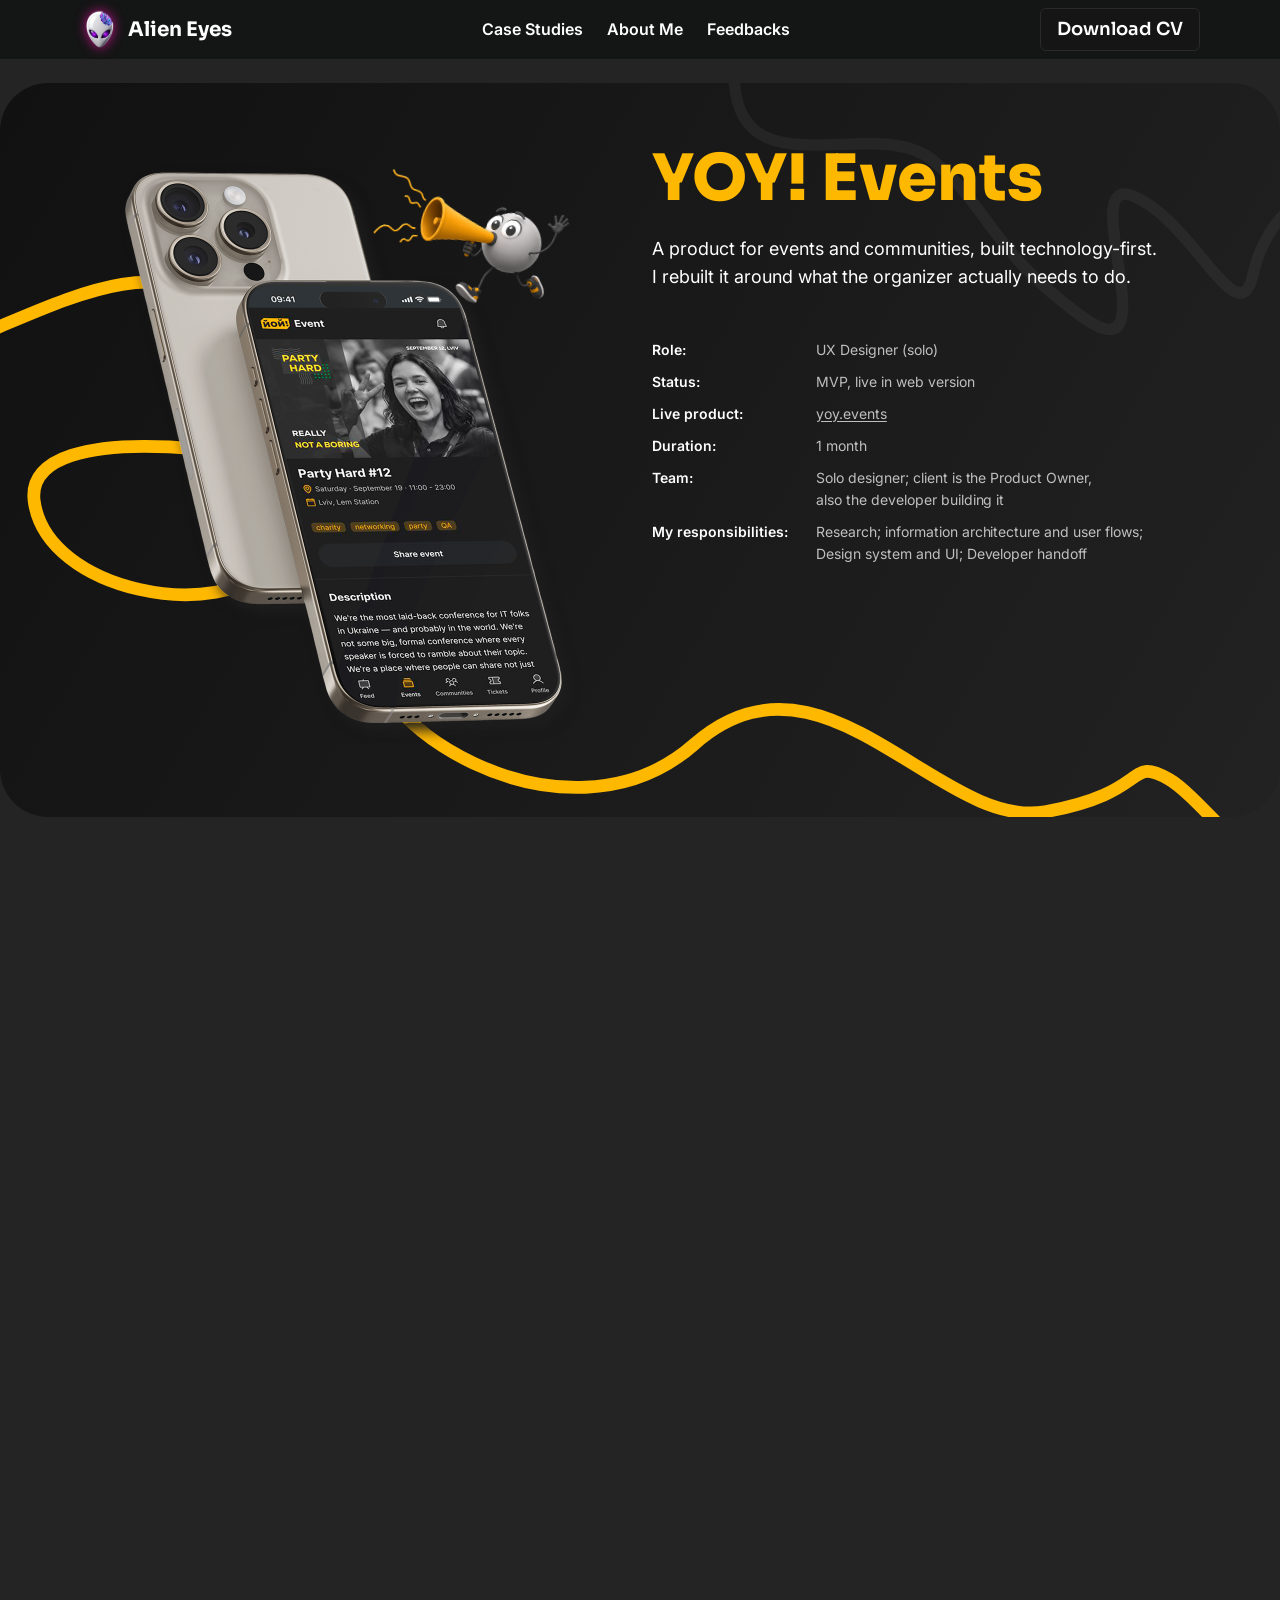
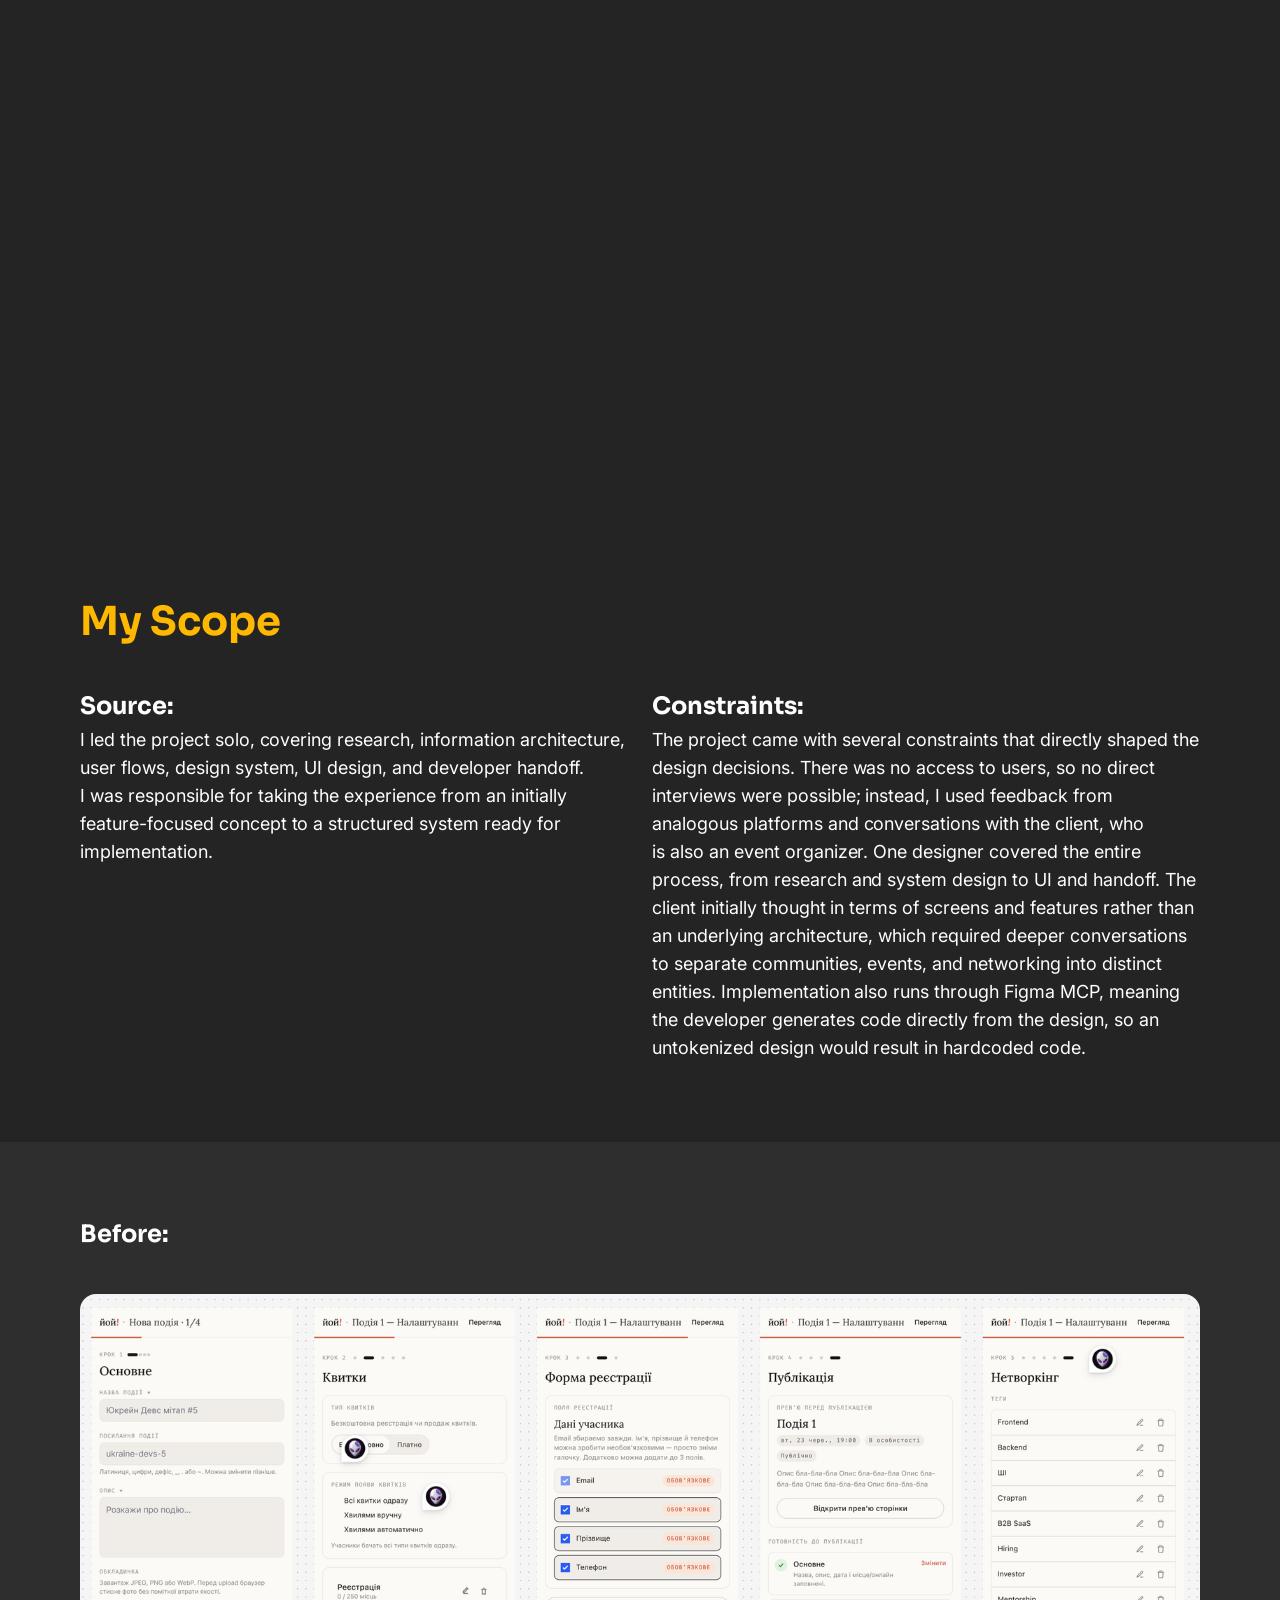
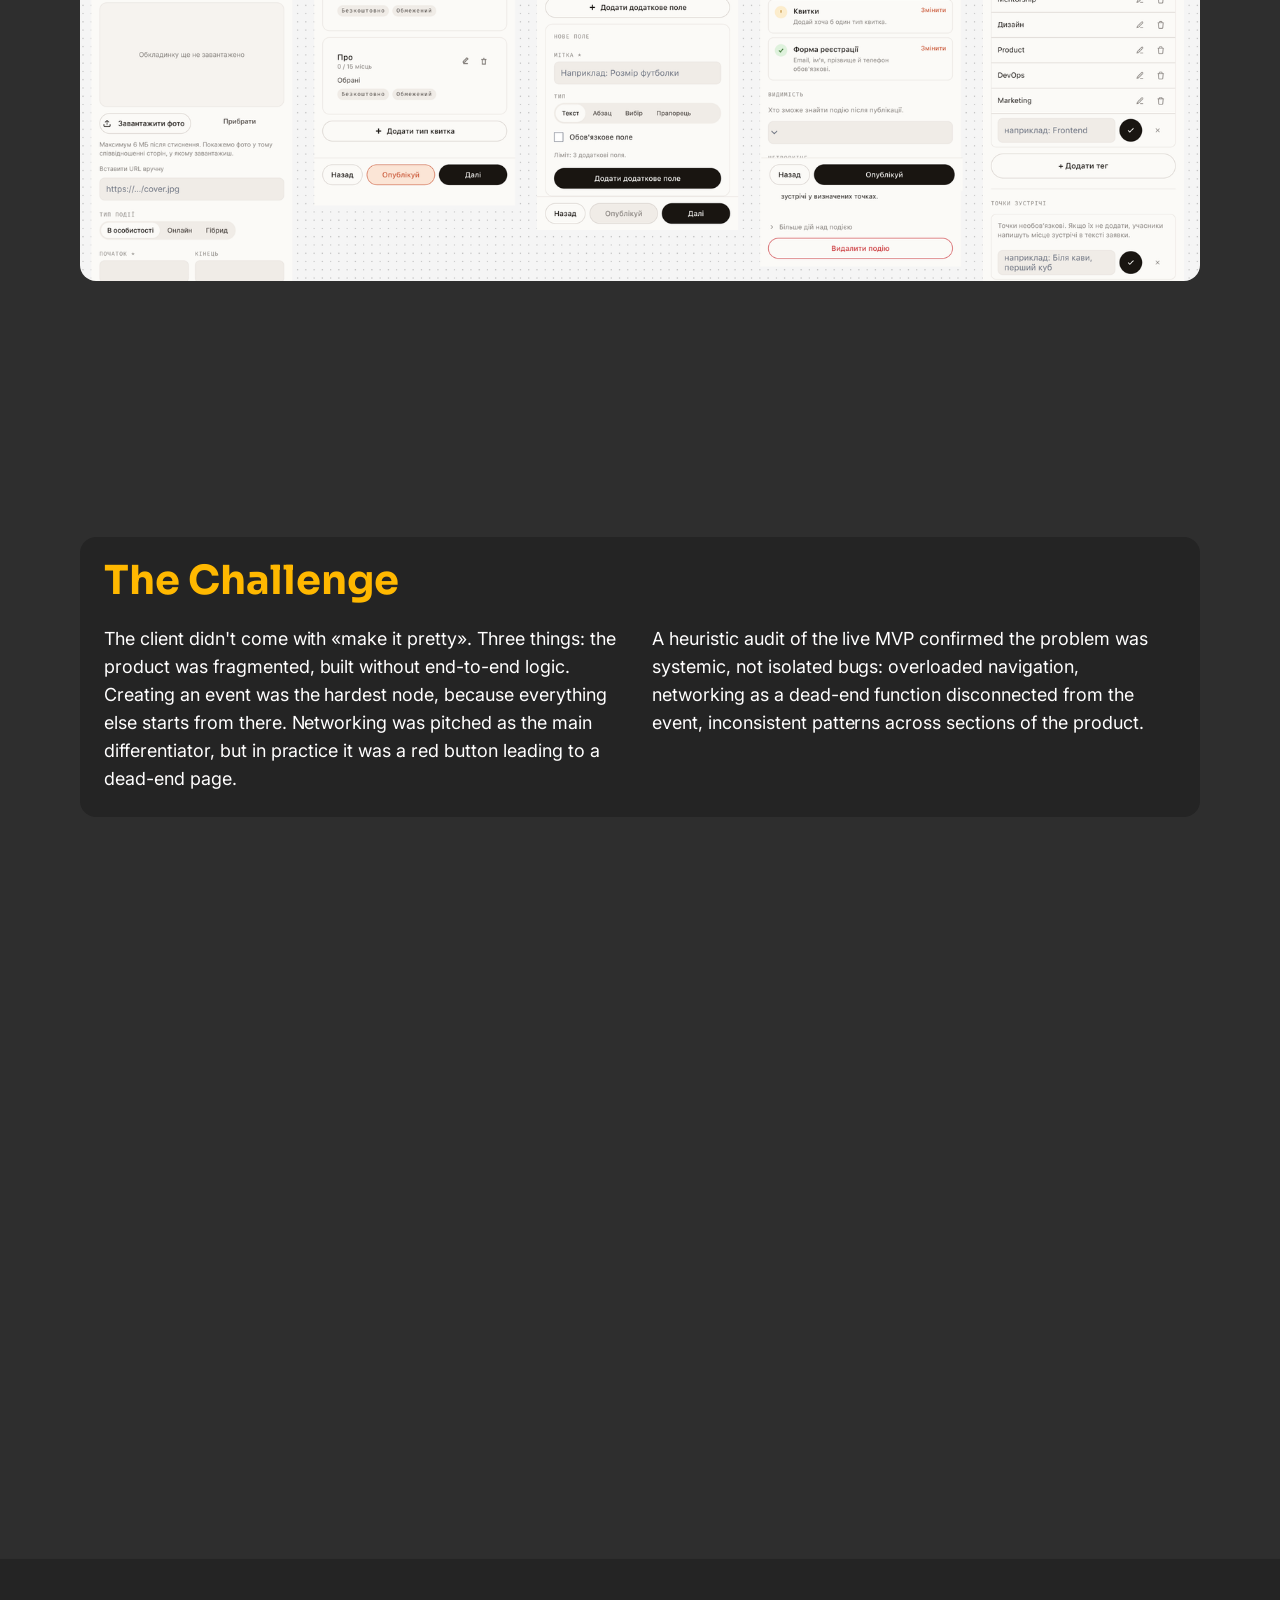
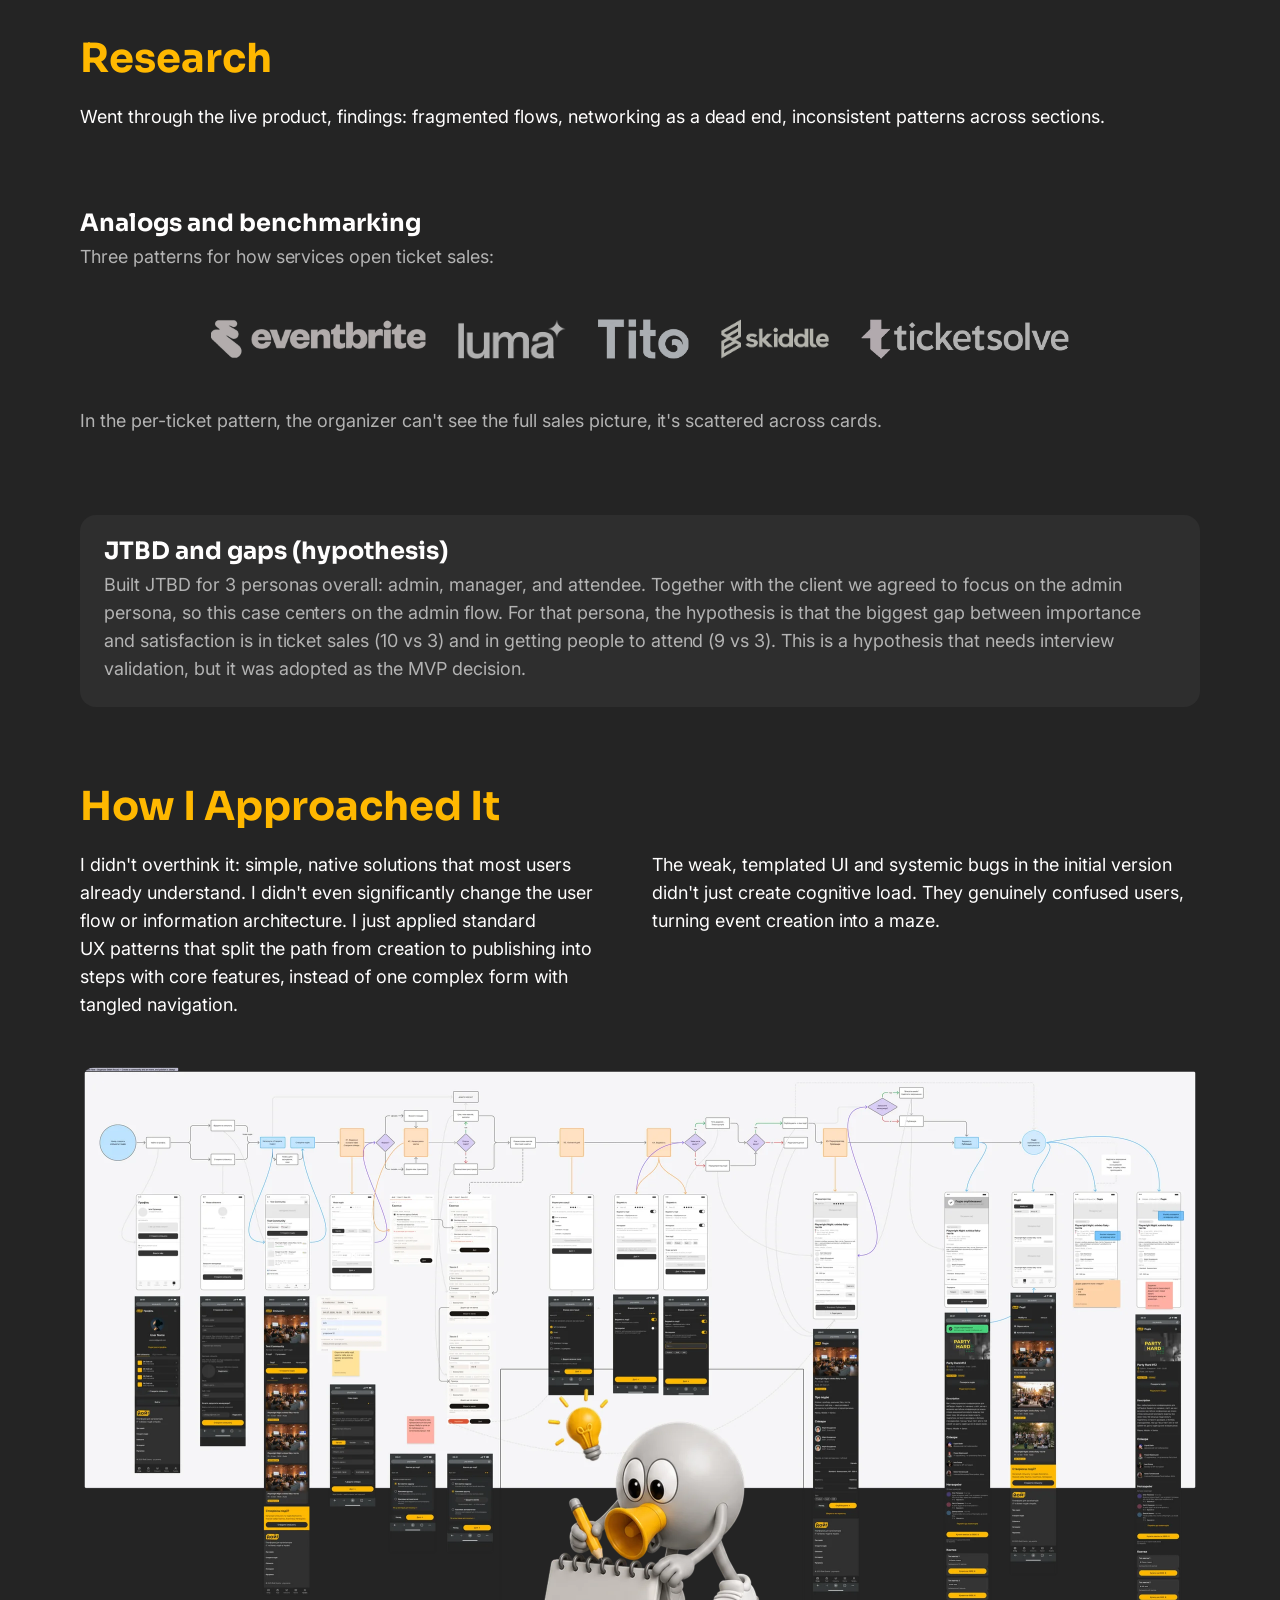
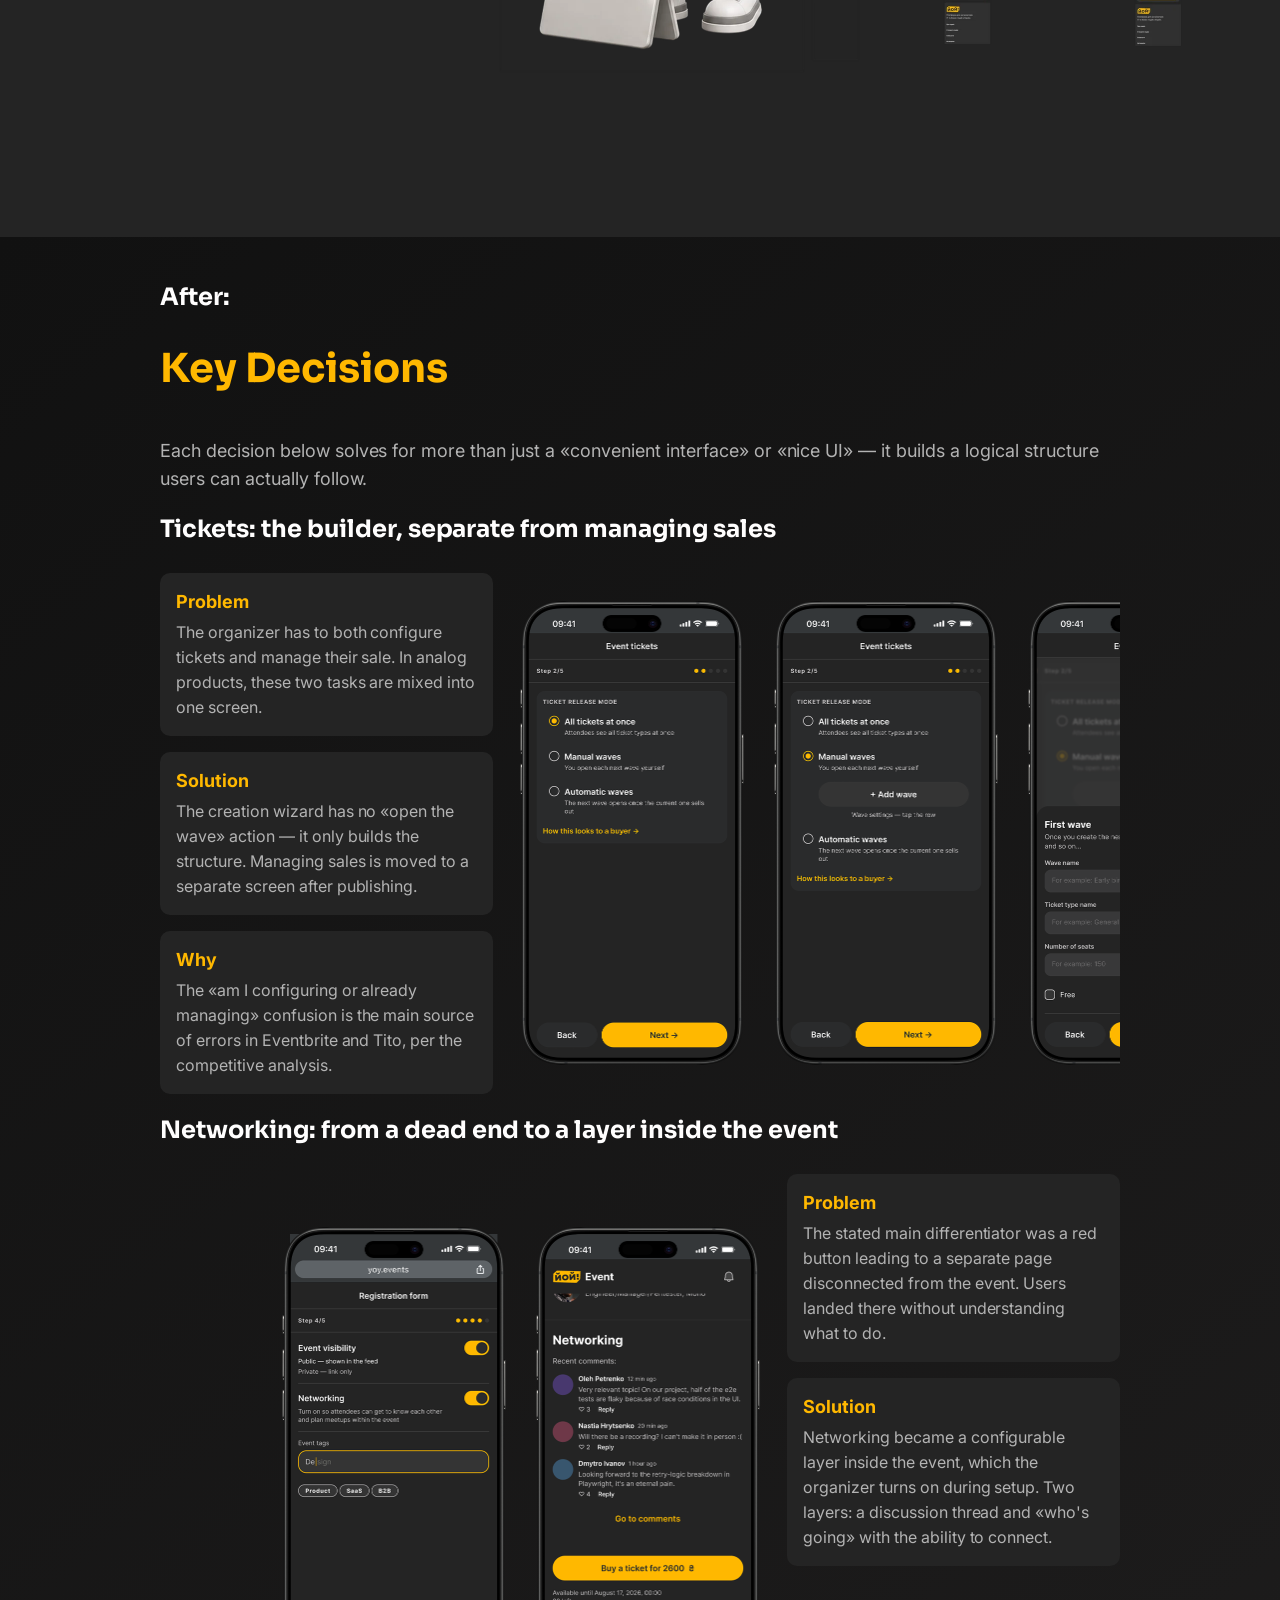
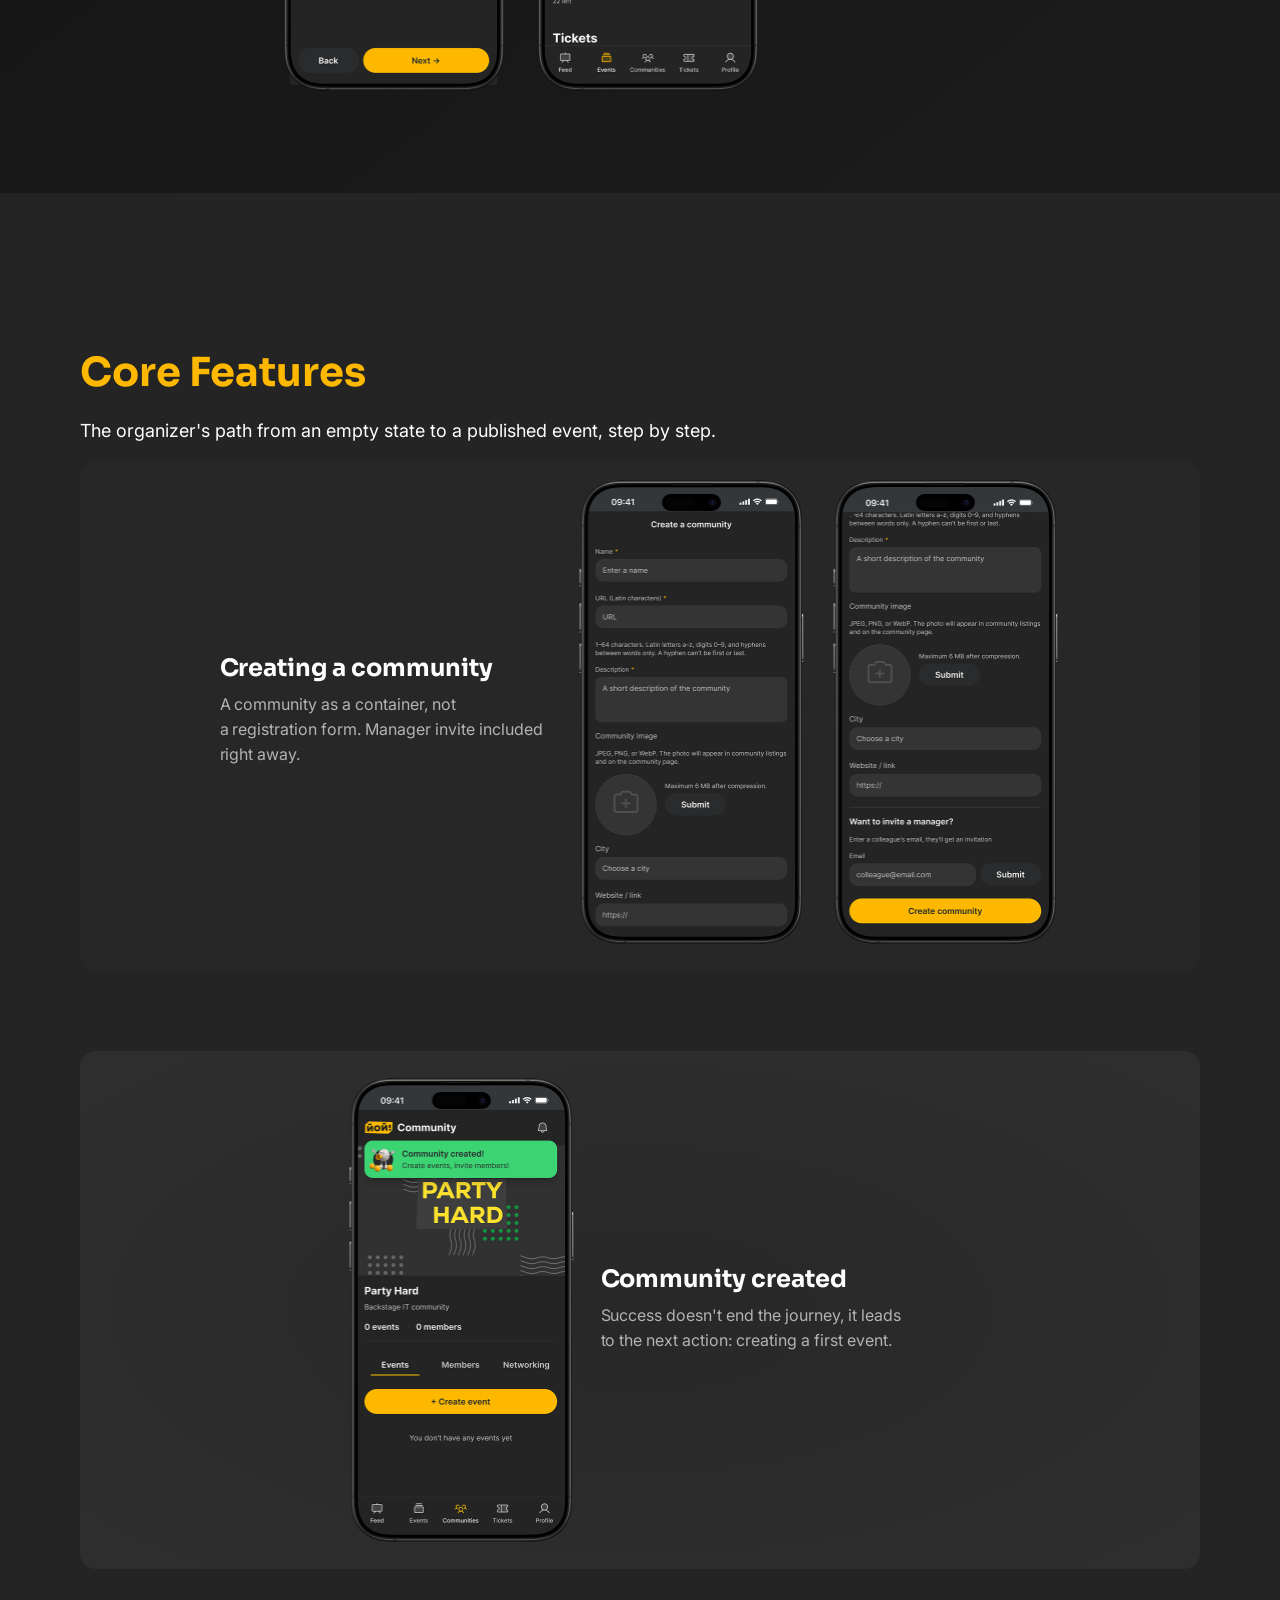
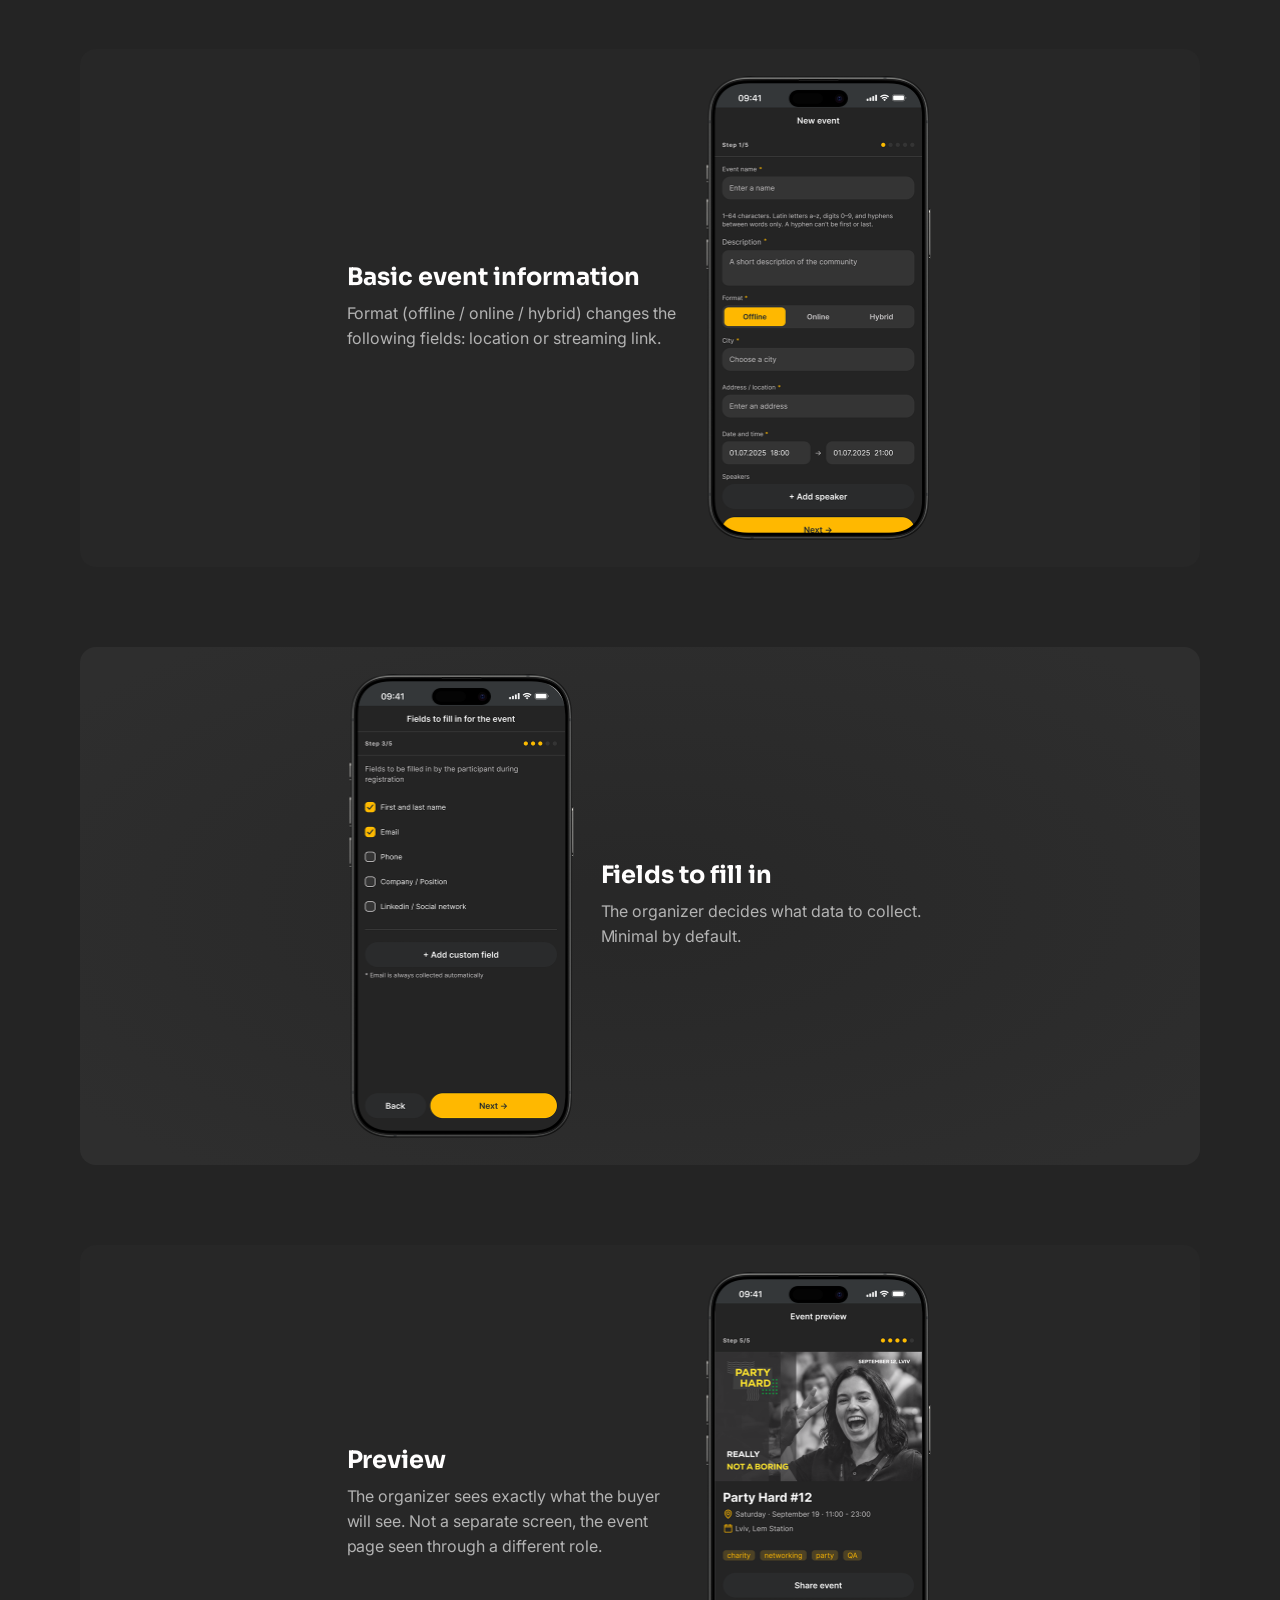
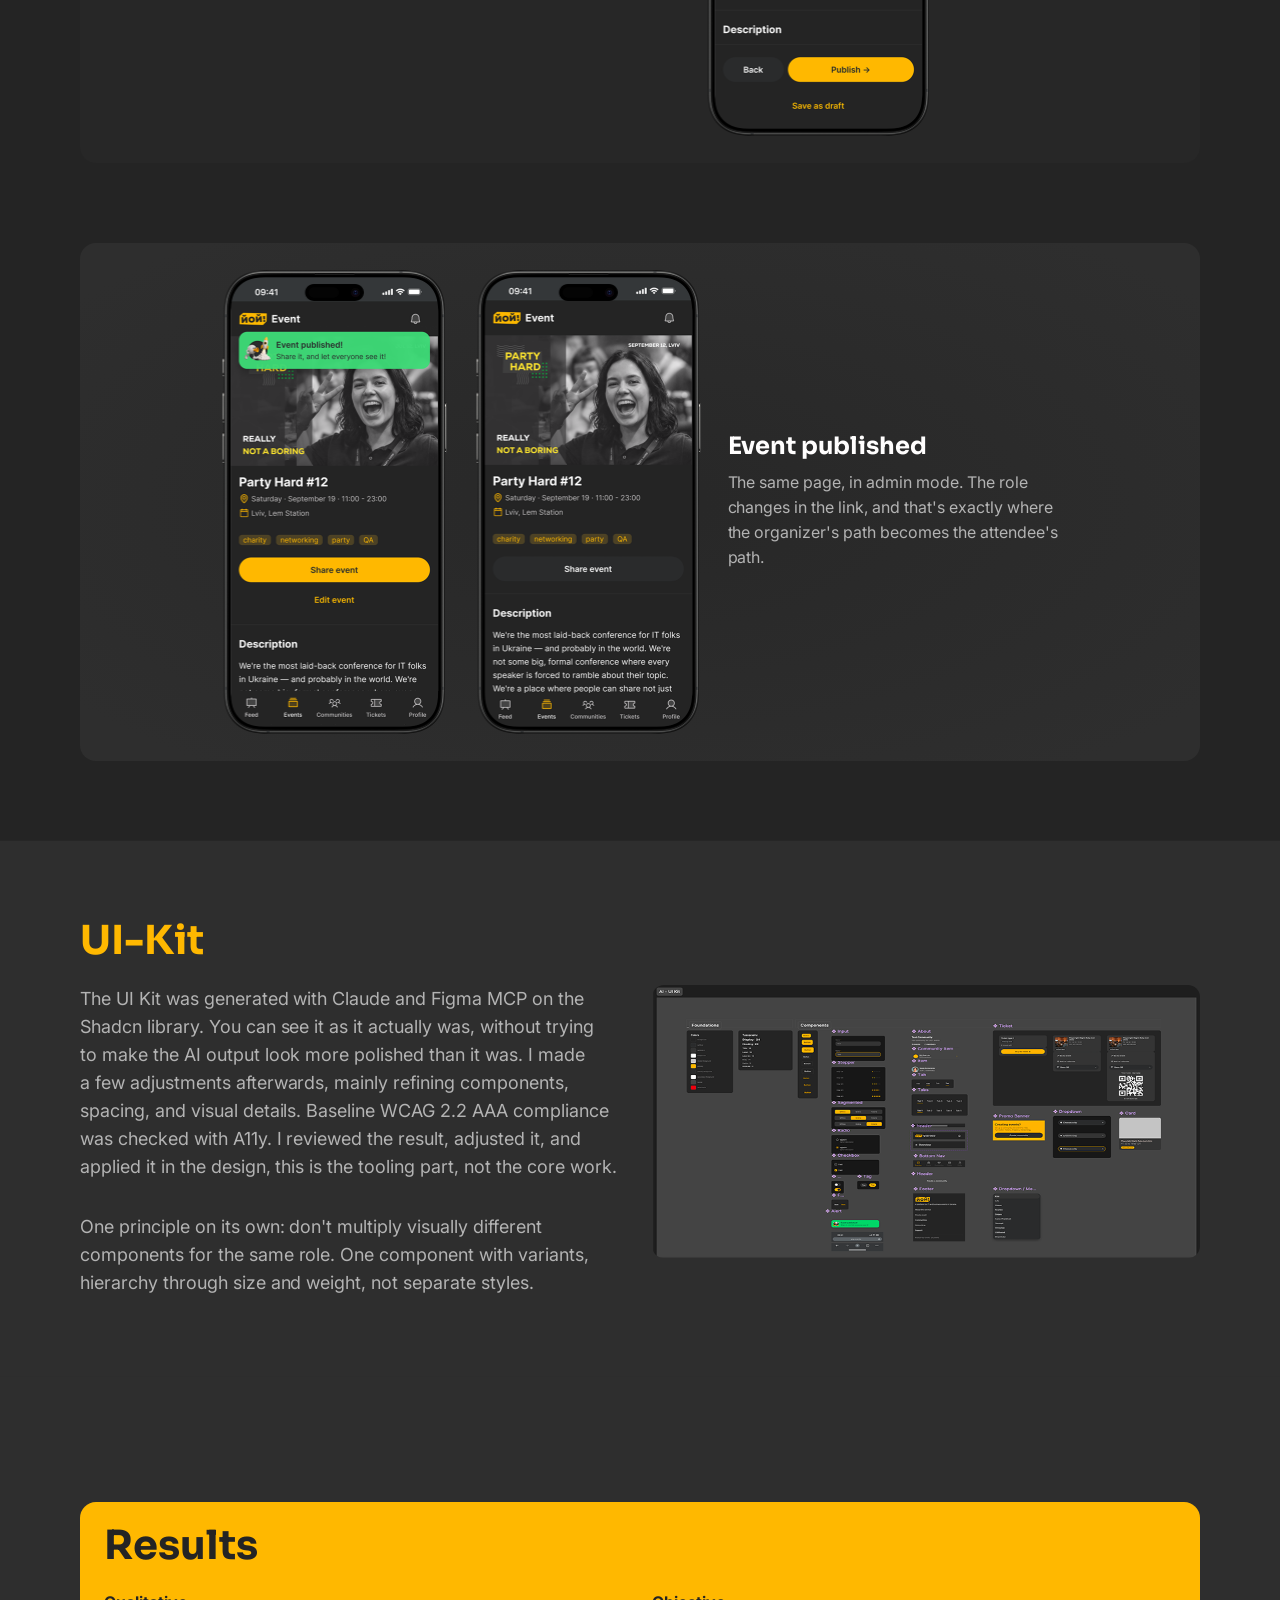
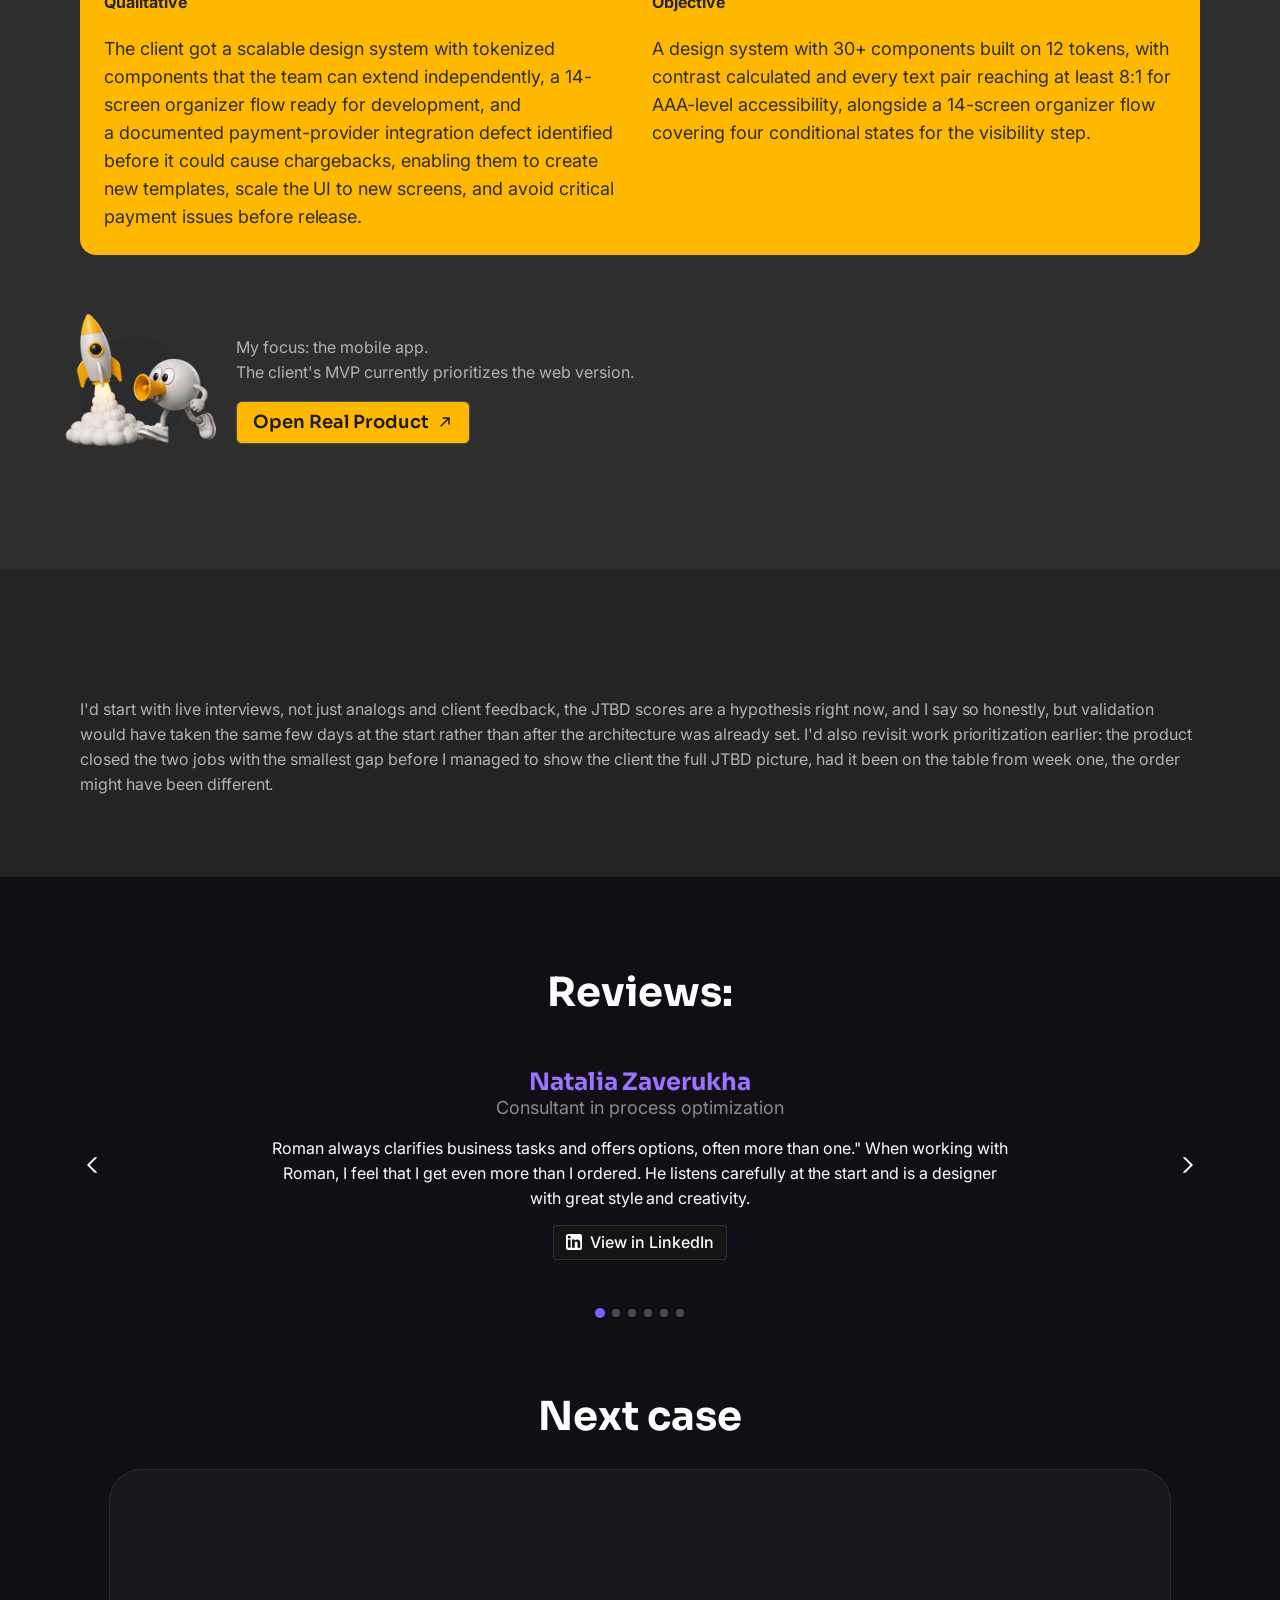
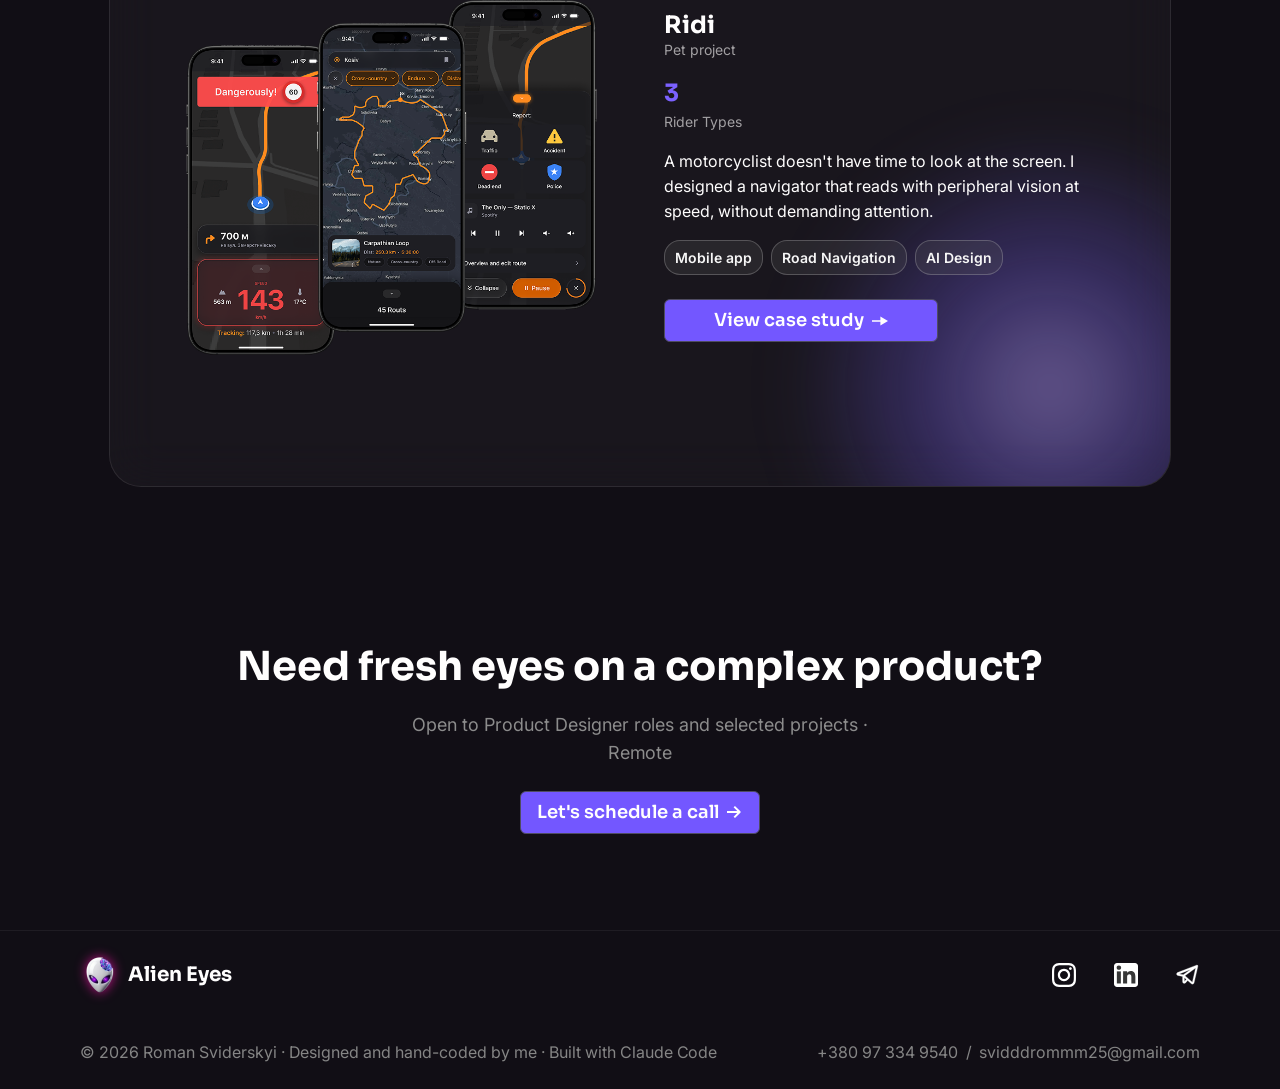
<file: case-yoy.html>
<!doctype html>
<html lang="en">
  <head>
    <meta charset="UTF-8" />
    <meta name="viewport" content="width=device-width, initial-scale=1.0" />
    <!-- Clean URL: GitHub Pages can't do server-side redirects, so when
         the page is opened with .html (or /index.html), swap the address
         bar to the extensionless form (no reload, query/hash kept). -->
    <script>
      (function () {
        var p = location.pathname;
        if (/\.html$/.test(p)) {
          history.replaceState(null, "", p.replace(/index\.html$/, "").replace(/\.html$/, "") + location.search + location.hash);
        }
      })();
    </script>
    <title>YOY! Events — Product &amp; UX/UI Design for a Live MVP | Alien Eyes</title>
    <meta name="description" content="A product for events and communities, built technology-first. I rebuilt it around what the organizer actually needs to do." />
    <link rel="canonical" href="https://alieneyes.ink/case-yoy" />
    <link rel="icon" type="image/png" sizes="32x32" href="assets/icons/favicon-32.png" />
    <link rel="icon" type="image/png" sizes="16x16" href="assets/icons/favicon-16.png" />
    <link rel="apple-touch-icon" sizes="180x180" href="assets/icons/favicon-180.png" />

    <!-- Open Graph / LinkedIn / Facebook preview -->
    <meta property="og:type" content="article" />
    <meta property="og:url" content="https://alieneyes.ink/case-yoy" />
    <meta property="og:site_name" content="Alien Eyes" />
    <meta property="og:title" content="YOY! Events — Product &amp; UX/UI Design for a Live MVP" />
    <meta property="og:description" content="A product for events and communities, built technology-first. I rebuilt it around what the organizer actually needs to do." />
    <meta property="og:image" content="https://alieneyes.ink/assets/case-yoy/mobmocup.webp" />
    <meta property="og:image:alt" content="YOY! Events organizer flow shown on a phone" />
    <meta name="twitter:card" content="summary_large_image" />
    <meta name="twitter:title" content="YOY! Events — Product &amp; UX/UI Design for a Live MVP" />
    <meta name="twitter:description" content="A product for events and communities, built technology-first. I rebuilt it around what the organizer actually needs to do." />
    <meta name="twitter:image" content="https://alieneyes.ink/assets/case-yoy/mobmocup.webp" />
    <link rel="preconnect" href="https://fonts.googleapis.com" />
    <link rel="preconnect" href="https://fonts.gstatic.com" crossorigin />
    <link
      href="https://fonts.googleapis.com/css2?family=Inter:wght@400;500;600;700&family=Sora:wght@700;800&display=swap"
      rel="stylesheet"
    />
    <link rel="stylesheet" href="css/tokens.css" />
    <link rel="stylesheet" href="css/base.css" />
    <link rel="stylesheet" href="css/typography.css" />
    <link rel="stylesheet" href="css/nav.css" />
    <link rel="stylesheet" href="css/footer.css" />
    <link rel="stylesheet" href="css/buttons.css" />
    <link rel="stylesheet" href="css/home.css" />
    <link rel="stylesheet" href="css/reveal.css" />
    <link rel="stylesheet" href="css/case-motion.css" />
    <link rel="stylesheet" href="css/case-yoy.css" />
    <link rel="stylesheet" href="css/case-meta.css" />
    <link rel="stylesheet" href="css/case-nav.css" />
    <link rel="stylesheet" href="css/link-shimmer.css" />
    <link rel="stylesheet" href="css/mobile.css" />
    <!-- Microsoft Clarity analytics -->
    <script type="text/javascript">
      (function(c,l,a,r,i,t,y){
          c[a]=c[a]||function(){(c[a].q=c[a].q||[]).push(arguments)};
          t=l.createElement(r);t.async=1;t.src="https://www.clarity.ms/tag/"+i;
          y=l.getElementsByTagName(r)[0];y.parentNode.insertBefore(t,y);
      })(window, document, "clarity", "script", "yk9nw8fhah");
    </script>
  </head>
  <body class="case-page yoy-page">
    <!-- UI: GLOBAL-NAV-01 | Site navigation | shared component, reused unchanged -->
    <nav class="site-nav site-nav--case">
      <a class="nav-logo" href="./">
        <span class="nav-logo__icon">
          <img class="nav-logo__avatar" src="assets/icons/logo-avatar.png" alt="" />
        </span>
        <span class="nav-logo__text">Alien Eyes</span>
      </a>
      <a class="nav-back" href="./" aria-label="Back to home">
        <svg viewBox="0 0 8 14" fill="none" aria-hidden="true">
          <path
            d="M7 1L1 7L7 13"
            stroke="currentColor"
            stroke-width="2"
            stroke-linecap="square"
            stroke-linejoin="round"
          />
        </svg>
      </a>

      <div class="nav-menu">
        <div class="nav-links">
          <a class="nav-links__link" href="./#case-studies">Case Studies</a>
          <a class="nav-links__link" href="about">About Me</a>
          <a class="nav-links__link" href="./#feedbacks">Feedbacks</a>
        </div>

        <a class="nav-cta" href="https://drive.google.com/file/d/1uxq4yHa0sPYmIgp1zuLN3ROoY8mF3kdx/view?usp=sharing" target="_blank" rel="noopener">Download CV</a>
        <a class="nav-cta nav-cta--contact" href="https://www.linkedin.com/in/romsvid/" target="_blank" rel="noopener" data-popup="contact">Contact Me</a>
      </div>

      <button class="nav-toggle" type="button" aria-label="Toggle menu" aria-expanded="false">
        <span class="nav-toggle__bar"></span>
        <span class="nav-toggle__bar"></span>
        <span class="nav-toggle__bar"></span>
      </button>
    </nav>

    <main>
      <!-- UI: CASE04-HERO-01 | Hero | matches Figma "Hero" (768:13235), synced 2026-09-10 -->
      <section class="yoy-hero" data-reveal>
        <!-- CONTENT: synced 2026-09-10 — "gray line"/"orange line" (806:12926),
             decorative vectors given a slow organic wiggle via animated
             `d` (see css/case-yoy.css). Desktop-only. -->
        <div class="yoy-hero__lines" aria-hidden="true">
          <svg class="yoy-hero__line yoy-hero__line--gray" viewBox="0 0 590.175 329.71" fill="none" xmlns="http://www.w3.org/2000/svg">
            <path d="M6.00055 9.8113C35.1869 -10.3227 57.9417 52.9622 27.4215 113.99C-3.09863 175.019 112.136 109.046 176.812 128.742C241.487 148.438 21.3473 254.426 139.309 260.774C257.27 267.123 286.907 232.051 364.704 231.279C442.5 230.507 502.248 392.256 584.174 289.563" stroke="#D1D1D1" stroke-opacity="0.06" stroke-width="12" stroke-linecap="round" />
          </svg>
          <svg class="yoy-hero__line yoy-hero__line--orange" viewBox="0 0 1273.99 787.258" fill="none" xmlns="http://www.w3.org/2000/svg">
            <path d="M6 39.3048C108.478 39.3048 245.701 -39.2487 312.61 44.9151C379.519 129.079 368.592 240.953 315.305 288.879C262.018 336.805 103.183 278.337 107.491 191.392C111.799 104.446 362.217 193.244 400.289 228.008C438.361 262.771 426.773 262.453 392.126 355.425C357.479 448.397 539.043 609.965 676.683 526.52C814.324 443.074 888.463 647.282 989.785 647.42C1091.11 647.558 1073.9 608.757 1109.47 637.883C1145.03 667.01 1224.07 844.964 1267.99 757.112" stroke="#FFB800" stroke-width="12" stroke-linecap="round" />
          </svg>
        </div>
        <div class="yoy-hero__media">
          <div class="yoy-hero__media-frame">
            <img src="assets/case-yoy/mobmocup.webp" alt="YOY! Events organizer flow shown on a phone" />
            <!-- CONTENT: synced 2026-09-10 — "mascotte" (806:12937),
                 pinned onto the mockup like a sticker -->
            <div class="yoy-hero__mascotte" aria-hidden="true">
              <img src="assets/case-yoy/mascotte.webp" alt="" />
            </div>
          </div>
        </div>
        <div class="yoy-hero__content">
          <h1 class="yoy-hero__title">YOY! Events</h1>
          <p class="body-large yoy-hero__desc">
            A product for events and communities, built technology-first.
            I rebuilt it around what the organizer actually needs to do.
          </p>
          <!-- Case meta: text and links as in Figma (QA/Updates page, hero data block, 2026-11-23) -->
          <dl class="case-meta">
            <div class="case-meta__row">
              <dt>Role:</dt>
              <dd>UX Designer (solo)</dd>
            </div>
            <div class="case-meta__row">
              <dt>Status:</dt>
              <dd>MVP, live in web version</dd>
            </div>
            <div class="case-meta__row">
              <dt>Live product:</dt>
              <dd><a href="https://yoy.events/events" target="_blank" rel="noopener">yoy.events</a></dd>
            </div>
            <div class="case-meta__row">
              <dt>Duration:</dt>
              <dd>1 month</dd>
            </div>
            <div class="case-meta__row">
              <dt>Team:</dt>
              <dd>Solo designer; client is the Product Owner, <br class="br-desktop" />also the developer building it</dd>
            </div>
            <div class="case-meta__row">
              <dt>My responsibilities:</dt>
              <dd>Research; information architecture and user flows; <br class="br-desktop" />Design system and UI; Developer handoff</dd>
            </div>
          </dl>
        </div>
      </section>

      <!-- UI: CASE04-FACTS-01 | Three Facts | matches Figma "Three Facts" (768:13259) -->
      <section class="yoy-section yoy-section--tint" data-m-impact>
        <h2 class="h2-section yoy-heading" data-reveal>Three facts</h2>
        <p class="body-main yoy-body-muted" data-reveal>Product metrics were not tracked in this project.</p>
        <p class="body-large yoy-body-muted" data-reveal>
          These aren't product metrics (no conversion tracking was run) they're objective facts
          about what was built, an honest way to show scale without invented numbers.
        </p>
        <div class="yoy-facts" data-reveal-group>
          <div class="yoy-facts__card">
            <p class="body-main">UI Kit built with Claude and Figma MCP on the Shadcn design system, meeting WCAG 2.2 AAA</p>
          </div>
          <div class="yoy-facts__card">
            <p class="body-main">14 screens in the organizer flow, including 4 conditional states for the visibility step</p>
          </div>
          <div class="yoy-facts__card">
            <p class="body-main">Found 4 payment-provider integration defects invisible when working within a single role, the fix for the main one is shown below</p>
          </div>
        </div>
      </section>

      <!-- UI: CASE-NAV-01 | Case section nav: in flow under the hero (and Impact), sticks under the header | Figma "Case nav / Sticky" (987:4210); css/case-nav.css + js/case-nav.js -->
      <nav class="case-nav" aria-label="Case sections" data-case-nav data-case="yoy">
        <div class="case-nav__lead">
          <!-- standard component 987:4210: arrow + Home + divider -->
          <div class="case-nav__home">
            <a class="case-nav__item case-nav__back" href="/#case-studies">
              <img class="case-nav__chevron" src="assets/icons/case-nav-chevron.svg" alt="" aria-hidden="true" />
              Home
            </a>
            <span class="case-nav__divider" aria-hidden="true"><img src="assets/icons/case-nav-divider.svg" alt="" /></span>
          </div>
        </div>
        <a class="case-nav__item" href="#cs-context" data-case-target="cs-context">Context</a>
        <a class="case-nav__item" href="#cs-challenge" data-case-target="cs-challenge">Challenge</a>
        <a class="case-nav__item" href="#cs-research" data-case-target="cs-research">Research</a>
        <a class="case-nav__item" href="#cs-key-decisions" data-case-target="cs-key-decisions">Key Decisions</a>
        <a class="case-nav__item" href="#cs-core-features" data-case-target="cs-core-features">Core Features</a>
        <a class="case-nav__item" href="#cs-results" data-case-target="cs-results">Results</a>
        <p class="case-nav__role"><b>Role:</b> <span>UX Designer (solo)</span></p>
      </nav>

      <!-- UI: CASE04-OVERVIEW-01 | Overview | matches Figma "Overview" (768:13269) -->
      <section id="cs-context" data-case-section class="yoy-section" data-m-screen>
        <h2 class="h2-section yoy-heading" data-reveal>Context</h2>
        <div class="yoy-two-col" data-reveal-group>
          <p class="body-large">
            Yoy! Events is a Ukrainian platform for events and communities for the IT/business scene:
            creating events, selling tickets, managing communities, networking. The core role is the
            organizer: the one who fills the platform with content. Without them there are no events,
            no tickets, no communities.
          </p>
          <p class="body-large">
            The product was built engineering-first, screen by screen, driven by technology rather than
            the user's task. The hardest node is event creation: this is where the organizer either
            stays or leaves.
          </p>
        </div>
      </section>

      <!-- UI: CASE04-SCOPE-01 | My Scope | matches Figma "My Scope" (768:13274) -->
      <section class="yoy-section">
        <h2 class="h2-section yoy-heading yoy-heading--scope" data-reveal>My Scope</h2>
        <div class="yoy-two-col" data-reveal-group>
          <div>
            <h3 class="h3-case-study yoy-subheading">Source:</h3>
            <p class="body-large">
              I led the project solo, covering research, information architecture, user flows, design
              system, UI design, and developer handoff. I was responsible for taking the experience from
              an initially feature-focused concept to a structured system ready for implementation.
            </p>
          </div>
          <div>
            <h3 class="h3-case-study yoy-subheading">Constraints:</h3>
            <p class="body-large">
              The project came with several constraints that directly shaped the design decisions. There
              was no access to users, so no direct interviews were possible; instead, I used feedback from
              analogous platforms and conversations with the client, who is also an event organizer. One
              designer covered the entire process, from research and system design to UI and handoff. The
              client initially thought in terms of screens and features rather than an underlying
              architecture, which required deeper conversations to separate communities, events, and
              networking into distinct entities. Implementation also runs through Figma MCP, meaning the
              developer generates code directly from the design, so an untokenized design would result in
              hardcoded code.
            </p>
          </div>
        </div>
      </section>

      <!-- UI: CASE04-CHALLENGE-01 | The Challenge | matches Figma "The Challenge" (768:13283) -->
      <section id="cs-challenge" data-case-section class="yoy-section yoy-section--tint">
        <p class="h3-case-study yoy-label" data-reveal>Before:</p>
        <div class="yoy-media yoy-media--wide" data-reveal>
          <img loading="lazy" width="1600" height="838" src="assets/case-yoy/before-screenshot.webp" alt="The live MVP before the redesign" data-zoom />
        </div>
        <div class="yoy-panel" data-reveal data-focus data-m-screen data-m-from="pop">
          <h2 class="h2-section yoy-heading">The Challenge</h2>
          <div class="yoy-two-col">
            <p class="body-large">
              The client didn't come with «make it pretty». Three things: the product was fragmented,
              built without end-to-end logic. Creating an event was the hardest node, because everything
              else starts from there. Networking was pitched as the main differentiator, but in practice
              it was a red button leading to a dead-end page.
            </p>
            <p class="body-large">
              A heuristic audit of the live MVP confirmed the problem was systemic, not isolated bugs:
              overloaded navigation, networking as a dead-end function disconnected from the event,
              inconsistent patterns across sections of the product.
            </p>
          </div>
        </div>
        <div class="yoy-row" data-reveal-group>
          <div class="yoy-media">
            <img loading="lazy" width="1600" height="1186" src="assets/case-yoy/yoy-maps-1.webp" alt="Mapping the current organizer flow with the client" />
          </div>
          <!-- CONTENT: synced 2026-09-10 — "content" + "mascot" (806:12939),
               added as-is, no special treatment (per Roman: leave it be) -->
          <div class="yoy-row__content">
            <div class="yoy-row__mascot" aria-hidden="true">
              <img loading="lazy" width="400" height="400" src="assets/case-yoy/mascot-peek.webp" alt="" />
            </div>
            <p class="body-main yoy-row__text">
              There was a lot that didn't make sense, I had to sit down with the client and go through
              every step by hand, matching screens and mapping the actual user flow to understand how it
              currently works.
            </p>
          </div>
        </div>
      </section>

      <!-- UI: CASE04-RESEARCH-01 | Research + Approach | matches Figma "Research - Approach" (768:13294) -->
      <section id="cs-research" data-case-section class="yoy-section yoy-research" data-m-rise>
        <h2 class="h2-section yoy-heading" data-reveal>Research</h2>
        <p class="body-large" data-reveal>
          Went through the live product, findings: fragmented flows, networking as a dead end,
          inconsistent patterns across sections.
        </p>
        <h3 class="h3-case-study yoy-subheading" data-reveal>Analogs and benchmarking</h3>
        <p class="body-large yoy-body-muted" data-reveal>
          Three patterns for how services open ticket sales:
        </p>
        <!-- CONTENT: synced 2026-09-10 — real analog logos, replacing the 6
             empty placeholder boxes. Logos are light-colored marks meant to
             sit directly on the section's own dark background (no light box
             behind them), confirmed via pixel sampling. -->
        <div class="yoy-logos" data-reveal-group>
          <img loading="lazy" width="323" height="60" class="yoy-logos__item" src="assets/case-yoy/logo-eventbrite.webp" alt="Eventbrite" />
          <img loading="lazy" width="249" height="92" class="yoy-logos__item" src="assets/case-yoy/logo-luma.webp" alt="Luma" />
          <img loading="lazy" width="149" height="66" class="yoy-logos__item" src="assets/case-yoy/logo-tito.webp" alt="Tito" />
          <img loading="lazy" width="281" height="104" class="yoy-logos__item" src="assets/case-yoy/logo-skiddle.webp" alt="Skiddle" />
          <img loading="lazy" width="344" height="66" class="yoy-logos__item" src="assets/case-yoy/logo-creatorstore.webp" alt="creatorstore.co" />
        </div>
        <p class="body-large yoy-body-muted" data-reveal>
          In the per-ticket pattern, the organizer can't see the full sales picture, it's scattered
          across cards.
        </p>
        <div class="yoy-panel" data-reveal data-m-from="pop">
          <h3 class="h3-case-study yoy-subheading">JTBD and gaps (hypothesis)</h3>
          <p class="body-large yoy-body-muted">
            Built JTBD for 3 personas overall: admin, manager, and attendee. Together with the client we
            agreed to focus on the admin persona, so this case centers on the admin flow. For that
            persona, the hypothesis is that the biggest gap between importance and satisfaction is in
            ticket sales (10 vs 3) and in getting people to attend (9 vs 3). This is a hypothesis that
            needs interview validation, but it was adopted as the MVP decision.
          </p>
        </div>

        <h2 class="h2-section yoy-heading yoy-heading--spaced" data-reveal data-m-from="pop">How I Approached It</h2>
        <div class="yoy-two-col" data-reveal-group data-m-from="pop">
          <p class="body-large">
            I didn't overthink it: simple, native solutions that most users already understand. I didn't
            even significantly change the user flow or information architecture. I just applied standard
            UX patterns that split the path from creation to publishing into steps with core features,
            instead of one complex form with tangled navigation.
          </p>
          <p class="body-large">
            The weak, templated UI and systemic bugs in the initial version didn't just create cognitive
            load. They genuinely confused users, turning event creation into a maze.
          </p>
        </div>
        <!-- CONTENT: synced 2026-09-10 — hover-linked to the live FigJam board -->
        <div class="yoy-media yoy-media--wide yoy-media--linked" data-reveal>
          <a href="https://www.figma.com/board/H1DRhmcVqHuqJOGVtP3qfC/yoy-maps?node-id=280-1281&t=oYnc1f4jAi59G3zz-1" target="_blank" rel="noopener" aria-label="Open the full flow map in FigJam (opens in a new tab)">
            <img loading="lazy" width="2240" height="1220" src="assets/case-yoy/yoy-maps-deep-1.webp" alt="Deep-dive flow mapping for the event-creation architecture" data-zoom="icon" />
            <span class="yoy-media__hint">Open full map <svg width="14" height="14" viewBox="0 0 16 16" fill="none" aria-hidden="true"><path d="M4 12L12 4M12 4H6M12 4V10" stroke="currentColor" stroke-width="1.5" stroke-linecap="round" stroke-linejoin="round" /></svg></span>
          </a>
        </div>
      </section>

      <!-- UI: CASE04-DECISIONS-01 | Key Decisions | matches Figma "Key Decisions" (768:13317) -->
      <section id="cs-key-decisions" data-case-section class="yoy-section" data-m-rise>
        <div class="yoy-panel yoy-panel--dark">
          <p class="h3-case-study yoy-label" data-reveal>After:</p>
          <h2 class="h2-section yoy-heading" data-reveal>Key Decisions</h2>
          <p class="body-large yoy-body-muted" data-reveal>
            Each decision below solves for more than just a «convenient interface» or «nice UI» — it
            builds a logical structure users can actually follow.
          </p>

          <div class="yoy-decision" data-reveal>
            <h3 class="h3-case-study">Tickets: the builder, separate from managing sales</h3>
            <div class="yoy-decision__body">
              <div class="yoy-decision__cards" data-reveal-group>
                <div class="yoy-decision__card">
                  <h4>Problem</h4>
                  <p>
                    The organizer has to both configure tickets and manage their sale. In analog
                    products, these two tasks are mixed into one screen.
                  </p>
                </div>
                <div class="yoy-decision__card">
                  <h4>Solution</h4>
                  <p>
                    The creation wizard has no «open the wave» action — it only builds the structure.
                    Managing sales is moved to a separate screen after publishing.
                  </p>
                </div>
                <div class="yoy-decision__card">
                  <h4>Why</h4>
                  <p>
                    The «am I configuring or already managing» confusion is the main source of errors in
                    Eventbrite and Tito, per the competitive analysis.
                  </p>
                </div>
              </div>
              <!-- CONTENT: synced 2026-09-10 — real screens, replacing the placeholder -->
              <div class="yoy-screens" data-zoom-set="tickets" data-m-scrollx>
                <img loading="lazy" width="461" height="940" src="assets/case-yoy/tickets-1.webp" alt="Ticket wave list" />
                <img loading="lazy" width="461" height="940" src="assets/case-yoy/tickets-2.webp" alt="Ticket wave configuration" />
                <img loading="lazy" width="461" height="940" src="assets/case-yoy/tickets-3.webp" alt="Adding a new ticket wave" />
              </div>
            </div>
          </div>

          <div class="yoy-decision" data-reveal>
            <h3 class="h3-case-study">Networking: from a dead end to a layer inside the event</h3>
            <!-- FIX 2026-09-10 (correction pass): DOM order normalized to match
                 Tickets (cards, then screens) — the previous [screens, cards]
                 order combined with flex-direction:row-reverse cancelled out,
                 leaving Networking visually identical to Tickets instead of
                 mirrored. Cards/screens keep the same DOM order in every
                 .yoy-decision__body; --reverse alone drives the mirroring. -->
            <div class="yoy-decision__body yoy-decision__body--reverse">
              <div class="yoy-decision__cards" data-reveal-group>
                <div class="yoy-decision__card">
                  <h4>Problem</h4>
                  <p>
                    The stated main differentiator was a red button leading to a separate page
                    disconnected from the event. Users landed there without understanding what to do.
                  </p>
                </div>
                <div class="yoy-decision__card">
                  <h4>Solution</h4>
                  <p>
                    Networking became a configurable layer inside the event, which the organizer turns on
                    during setup. Two layers: a discussion thread and «who's going» with the ability to
                    connect.
                  </p>
                </div>
                <div class="yoy-decision__card">
                  <h4>Why</h4>
                  <p>
                    A thread alone doesn't close a one-on-one connection or save contacts after the
                    event. Both layers are needed, or the differentiator stays a declaration.
                  </p>
                </div>
              </div>
              <!-- CONTENT: synced 2026-09-10 — real screens, replacing the placeholder -->
              <div class="yoy-screens" data-zoom-set="networking" data-m-scrollx>
                <img loading="lazy" width="461" height="940" src="assets/case-yoy/networking-1.webp" alt="Networking tag entry during event setup" />
                <img loading="lazy" width="461" height="940" src="assets/case-yoy/networking-2.webp" alt="Event page with the networking layer enabled" />
              </div>
            </div>
          </div>
        </div>
      </section>

      <!-- UI: CASE04-FEATURES-01 | Core Features | matches Figma "Core Features" (768:13355) -->
      <section id="cs-core-features" data-case-section class="yoy-section">
        <h2 class="h2-section yoy-heading" data-reveal>Core Features</h2>
        <p class="body-large" data-reveal>The organizer's path from an empty state to a published event, step by step.</p>

        <div class="yoy-feature" data-reveal>
          <div class="yoy-feature__text">
            <h3 class="h3-case-study">Creating a community</h3>
            <p class="body-main yoy-body-muted">A community as a container, not a registration form. Manager invite included right away.</p>
          </div>
          <!-- CONTENT: synced 2026-09-10 — real screens, replacing the placeholder -->
          <div class="yoy-screens" data-zoom-set="core" data-m-scrollx>
            <img loading="lazy" width="461" height="940" src="assets/case-yoy/creating-a-community-1.webp" alt="Create-community form" />
            <img loading="lazy" width="461" height="940" src="assets/case-yoy/creating-a-community-2.webp" alt="Create-community form with manager invite" />
          </div>
        </div>

        <!-- FIX 2026-09-10 (correction pass): DOM order normalized to
             [text, screens] like every other .yoy-feature row — the
             previous [screens, text] order combined with
             flex-direction:row-reverse cancelled out, so every row
             (reverse or not) rendered text-left/screens-right with no
             actual alternation. --reverse alone now drives the mirroring. -->
        <div class="yoy-feature yoy-feature--reverse" data-reveal>
          <div class="yoy-feature__text">
            <h3 class="h3-case-study">Community created</h3>
            <p class="body-main yoy-body-muted">Success doesn't end the journey, it leads to the next action: creating a first event.</p>
          </div>
          <!-- CONTENT: synced 2026-09-10 (correction pass) — real screen, replacing the placeholder -->
          <div class="yoy-screens" data-zoom-set="core">
            <img loading="lazy" width="461" height="940" src="assets/case-yoy/community-created.webp" alt="Community created confirmation" />
          </div>
        </div>

        <div class="yoy-feature" data-reveal>
          <div class="yoy-feature__text">
            <h3 class="h3-case-study">Basic event information</h3>
            <p class="body-main yoy-body-muted">
              Format (offline / online / hybrid) changes the following fields: location or streaming link.
            </p>
          </div>
          <!-- CONTENT: synced 2026-09-10 (correction pass) — real screen, replacing the placeholder -->
          <div class="yoy-screens" data-zoom-set="core">
            <img loading="lazy" width="461" height="940" src="assets/case-yoy/basic-event-information.webp" alt="Basic event information form" />
          </div>
        </div>

        <div class="yoy-feature yoy-feature--reverse" data-reveal>
          <div class="yoy-feature__text">
            <h3 class="h3-case-study">Fields to fill in</h3>
            <p class="body-main yoy-body-muted">The organizer decides what data to collect. Minimal by default.</p>
          </div>
          <!-- CONTENT: synced 2026-09-10 (correction pass) — real screen, replacing the placeholder -->
          <div class="yoy-screens" data-zoom-set="core">
            <img loading="lazy" width="461" height="940" src="assets/case-yoy/fields-to-fill-in.webp" alt="Optional fields selection screen" />
          </div>
        </div>

        <div class="yoy-feature" data-reveal>
          <div class="yoy-feature__text">
            <h3 class="h3-case-study">Preview</h3>
            <p class="body-main yoy-body-muted">The organizer sees exactly what the buyer will see. Not a separate screen, the event page seen through a different role.</p>
          </div>
          <!-- CONTENT: synced 2026-09-10 (correction pass) — real screen, replacing the placeholder -->
          <div class="yoy-screens" data-zoom-set="core">
            <img loading="lazy" width="461" height="940" src="assets/case-yoy/preview-screen.webp" alt="Event preview screen" />
          </div>
        </div>

        <div class="yoy-feature yoy-feature--reverse" data-reveal>
          <div class="yoy-feature__text">
            <h3 class="h3-case-study">Event published</h3>
            <p class="body-main yoy-body-muted">The same page, in admin mode. The role changes in the link, and that's exactly where the organizer's path becomes the attendee's path.</p>
          </div>
          <!-- CONTENT: synced 2026-09-10 — real screens, replacing the placeholder -->
          <div class="yoy-screens" data-zoom-set="core" data-m-scrollx>
            <img loading="lazy" width="461" height="940" src="assets/case-yoy/event-published-1.webp" alt="Published event page, organizer mode" />
            <img loading="lazy" width="461" height="940" src="assets/case-yoy/event-published-2.webp" alt="Published event page, attendee mode" />
          </div>
        </div>
      </section>

      <!-- UI: CASE04-UIKIT-01 | UI-Kit | matches Figma "UIKit" (768:13407) -->
      <section class="yoy-section yoy-section--tint">
        <!-- FIX 2026-09-10 (correction pass): heading moved above the row
             so the image's top now aligns with the paragraph's top,
             instead of the heading's — per Roman's explicit correction
             (Figma's own canvas has the image vertically centered
             against the whole text block, title included; this is a
             deliberate live-review deviation from that default). -->
        <h2 class="h2-section yoy-heading" data-reveal>UI-Kit</h2>
        <div class="yoy-uikit" data-reveal-group>
          <div class="yoy-uikit__text">
            <p class="body-large yoy-body-muted">
              The UI Kit was generated with Claude and Figma MCP on the Shadcn library. You can see it as
              it actually was, without trying to make the AI output look more polished than it was. I made
              a few adjustments afterwards, mainly refining components, spacing, and visual details.
              Baseline WCAG 2.2 AAA compliance was checked with A11y. I reviewed the result, adjusted it,
              and applied it in the design, this is the tooling part, not the core work.
            </p>
            <p class="body-large yoy-body-muted">
              One principle on its own: don't multiply visually different components for the same role.
              One component with variants, hierarchy through size and weight, not separate styles.
            </p>
          </div>
          <div class="yoy-media yoy-uikit__media">
            <img loading="lazy" width="822" height="410" src="assets/case-yoy/uikit-overview.webp" alt="YOY! Events UI Kit overview: components, tokens, and states" />
          </div>
        </div>
      </section>

      <!-- UI: CASE04-RESULTS-01 | Results | matches Figma "Results" (768:13414) -->
      <section id="cs-results" data-case-section class="yoy-section yoy-section--tint" data-focus data-m-screen data-m-from="pop">
        <div class="yoy-panel yoy-panel--accent" data-reveal>
          <h2 class="h2-section">Results</h2>
          <div class="yoy-two-col">
            <div>
              <p class="yoy-results__label">Qualitative</p>
              <p class="body-large">
                The client got a scalable design system with tokenized components that the team can
                extend independently, a 14-screen organizer flow ready for development, and a documented
                payment-provider integration defect identified before it could cause chargebacks,
                enabling them to create new templates, scale the UI to new screens, and avoid critical
                payment issues before release.
              </p>
            </div>
            <div>
              <p class="yoy-results__label">Objective</p>
              <p class="body-large">
                A design system with 30+ components built on 12 tokens, with contrast calculated and
                every text pair reaching at least 8:1 for AAA-level accessibility, alongside a 14-screen
                organizer flow covering four conditional states for the visibility step.
              </p>
            </div>
          </div>
        </div>

        <!-- CONTENT: synced 2026-09-10 — new callout + link to the live product,
             plus "mascot" (806:12949): the rocket flame/smoke intentionally
             overflows the disc past the left edge, per Roman — don't clip it -->
        <div class="yoy-results__focus" data-reveal>
          <div class="yoy-results__mascot" aria-hidden="true">
            <img loading="lazy" width="400" height="400" src="assets/case-yoy/mascot-rocket.webp" alt="" />
          </div>
          <div class="yoy-results__body">
            <p class="body-main yoy-body-muted">My focus: the mobile app.<br />The client's MVP currently prioritizes the web version.</p>
            <a class="yoy-btn-primary" href="https://yoy.events/events" target="_blank" rel="noopener">
              Open Real Product
              <svg width="16" height="16" viewBox="0 0 16 16" fill="none" aria-hidden="true">
                <path d="M4 12L12 4M12 4H6M12 4V10" stroke="currentColor" stroke-width="1.5" stroke-linecap="round" stroke-linejoin="round" />
              </svg>
            </a>
          </div>
        </div>
      </section>

      <!-- UI: CASE04-REFLECTION-01 | Reflection | matches Figma "Reflection" (768:13426) -->
      <section class="yoy-section">
        <h3 class="h3-case-study yoy-heading" data-reveal>What I'd Do Differently</h3>
        <p class="body-main yoy-body-muted" data-reveal>
          I'd start with live interviews, not just analogs and client feedback, the JTBD scores are a
          hypothesis right now, and I say so honestly, but validation would have taken the same few days
          at the start rather than after the architecture was already set. I'd also revisit work
          prioritization earlier: the product closed the two jobs with the smallest gap before I managed
          to show the client the full JTBD picture, had it been on the table from week one, the order
          might have been different.
        </p>
      </section>

      <!-- UI: HOME-REVIEWS-01 | Reviews carousel | shared component, reused unchanged -->
      <section class="home-section case-reviews-cta" id="feedbacks">
        <h2 class="h2-section reviews-heading" data-reveal>Reviews:</h2>
        <div class="reviews-carousel" data-case-reviews data-reveal>
          <button
            class="reviews-arrow reviews-arrow--prev"
            type="button"
            aria-label="Previous review"
            aria-controls="review-slide"
          >
            <svg viewBox="0 0 49.5818 71.9599" fill="none" aria-hidden="true">
              <path
                fill="currentColor"
                d="M37.5211 4.0415C36.5477 4.0473 35.6104 4.44612 34.8971 5.15772L4.01164 35.9709C4.01081 35.9717 4.00974 35.9723 4.00857 35.9724L4.00252 35.9733C4.00025 35.9736 3.99942 35.9765 4.00116 35.978L4.00131 35.9781C4.00248 35.9791 4.00248 35.9809 4.00131 35.9819C3.99961 35.9833 4.00053 35.9861 4.00276 35.9863L4.00855 35.9867C4.00972 35.9868 4.01082 35.9873 4.01165 35.9881L34.8971 66.8022C35.6103 67.5138 36.5478 67.9126 37.5211 67.9185L44.5741 67.9599C45.4662 67.9651 45.9181 66.8882 45.2895 66.2552L15.9202 36.6847C15.5329 36.2947 15.5329 35.6653 15.9202 35.2753L45.2895 5.70474C45.9181 5.07179 45.4662 3.99483 44.5741 4.00007L37.5211 4.0415Z"
              />
            </svg>
          </button>

          <div class="review-slide" id="review-slide" aria-live="polite" aria-atomic="true">
            <div>
              <p class="h3-case-study review-slide__name">Olga Novykova</p>
              <p class="body-large review-slide__role">CEO &amp; Founder</p>
            </div>
            <p class="body-main review-slide__quote">
              We worked with Roman on the Alltogether.jobs project, where he
              led the UI and UX design for our platform. Roman conducted
              in-depth user research, helped structure complex information,
              and translated it into a clear product vision. He designed the
              system architecture and a thoughtful design system, which we
              are now actively implementing. We highly recommend Roman as a
              professional who deeply understands business needs and
              delivers effective solutions.
            </p>
            <a
              class="review-slide__link"
              href="https://www.linkedin.com/in/romsvid/details/recommendations/"
              target="_blank"
              rel="noopener"
            >
              <img loading="lazy" width="16" height="16" src="assets/icons/icon-linkedin-small.svg" alt="" />
              View in LinkedIn
            </a>
          </div>

          <button
            class="reviews-arrow reviews-arrow--next"
            type="button"
            aria-label="Next review"
            aria-controls="review-slide"
          >
            <svg viewBox="0 0 49.5818 71.9599" fill="none" aria-hidden="true">
              <path
                fill="currentColor"
                d="M12.0609 4.04145C13.0343 4.04725 13.9716 4.44606 14.6849 5.15766L45.5704 35.9708C45.5712 35.9717 45.5723 35.9722 45.5734 35.9724L45.5795 35.9732C45.5818 35.9736 45.5826 35.9764 45.5809 35.9779L45.5807 35.978C45.5795 35.979 45.5795 35.9808 45.5807 35.9818C45.5824 35.9833 45.5815 35.9861 45.5793 35.9862L45.5735 35.9866C45.5723 35.9867 45.5712 35.9872 45.5704 35.988L14.6849 66.8022C13.9717 67.5137 13.0342 67.9125 12.0609 67.9184L5.00792 67.9598C4.11585 67.9651 3.66388 66.8881 4.29253 66.2552L33.6618 36.6846C34.0491 36.2947 34.0491 35.6652 33.6618 35.2752L4.29253 5.70469C3.66389 5.07174 4.11585 3.99478 5.00792 4.00002L12.0609 4.04145Z"
              />
            </svg>
          </button>
        </div>
        <div class="reviews-progress" aria-hidden="true">
          <span class="reviews-progress__segment"></span>
          <span class="reviews-progress__segment"></span>
          <span class="reviews-progress__segment"></span>
          <span class="reviews-progress__segment"></span>
          <span class="reviews-progress__segment"></span>
          <span class="reviews-progress__segment is-active"></span>
        </div>

        <!-- UI: CASE-RELATED-01 | Related case (filled by js/related-case.js from the Home card of the paired case) -->
        <div class="related-case" data-related-case hidden></div>

        <!-- UI: HOME-CTA-01 | CTA block | shared component, reused unchanged -->
        <div class="cta-section" data-reveal>
          <h2 class="h2-section cta-heading">Need fresh eyes on a complex product?</h2>
          <p class="body-large cta-description">
            Open to Product Designer roles and selected projects · Remote
          </p>
          <a
            class="btn btn--primary btn--contact"
            href="mailto:svidddrommm25@gmail.com?subject=Let%27s%20schedule%20a%20call"
          >
            Let's schedule a call
            <img loading="lazy" width="16" height="16" class="btn__icon" src="assets/icons/icon-arrow-right.svg" alt="" />
          </a>
        </div>
      </section>
    </main>

    <!-- UI: GLOBAL-FOOTER-01 | Site footer | shared component, reused unchanged -->
    <footer class="site-footer">
      <div class="site-footer__row site-footer__row--top">
        <a class="nav-logo" href="./">
          <span class="nav-logo__icon">
            <img class="nav-logo__avatar" src="assets/icons/logo-avatar.png" alt="" />
          </span>
          <span class="nav-logo__text">Alien Eyes</span>
        </a>

        <div class="site-footer__social">
          <a href="https://www.instagram.com/romsvid/" target="_blank" rel="noopener">
            <img loading="lazy" width="24" height="24" src="assets/icons/social-instagram.svg" alt="Instagram" />
          </a>
          <a href="https://www.linkedin.com/in/romsvid/" target="_blank" rel="noopener">
            <img loading="lazy" width="24" height="24" src="assets/icons/social-linkedin.svg" alt="LinkedIn" />
          </a>
          <a href="https://t.me/Rmsddddd" target="_blank" rel="noopener">
            <img loading="lazy" width="24" height="24" src="assets/icons/social-telegram.svg" alt="Telegram" />
          </a>
        </div>
      </div>

      <div class="site-footer__row site-footer__row--bottom">
        <p class="body-main site-footer__copyright">© 2026 Roman Sviderskyi<span class="site-footer__sep" aria-hidden="true"> · </span><span class="site-footer__colophon">Designed and hand-coded by me · Built with Claude Code</span></p>
        <p class="body-main site-footer__contact">
          <span class="site-footer__phone">+380 97 334 9540</span><span class="site-footer__slash">&nbsp;&nbsp;/&nbsp;&nbsp;</span><a class="site-footer__email" href="mailto:svidddrommm25@gmail.com"
            >svidddrommm25@gmail.com</a
          >
        </p>
      </div>
    </footer>

    <script src="js/nav.js"></script>
    <script src="js/card-motion.js"></script>
    <script src="js/case-slides.js" defer></script>
    <script src="js/case-nav.js" defer></script>
    <script src="js/link-shimmer.js" defer></script>
    <script src="js/related-case.js" defer></script>
    <script src="js/reviews.js"></script>
    <script src="js/mobile-screens.js"></script>
    <script src="js/title-enter.js"></script>
    <script src="js/reveal.js"></script>
    <script src="js/mobile-motion.js"></script>
    <script src="js/mobile-zoom.js"></script>
    <script src="js/nbsp-typography.js"></script>
  </body>
</html>
</file>
<file: css/tokens.css>
/*
  Design tokens verified from the Figma file "Copy portfolio"
  (fileKey DU3fuTo8QXIJ0uMcI3jh91, node 2:15045 "System part") via
  get_variable_defs. See docs/Portfolio_Data_Inventory.md, section
  "Design System — verified from Figma", for the source verification.

  Only VERIFIED values are listed here. Figma does not define spacing
  or border-radius tokens, so none are invented here — those values are
  applied per-component, sourced from get_design_context on the actual
  instance being built (see css/nav.css, css/footer.css).
*/

:root {
  /* Color tokens — core "Alien" palette */
  --color-black: #000000;
  --color-white: #fffefe;
  --color-dark-alien: #110e15;
  --color-dark-pink: #74095f;
  --color-pink-alien: #d60dae;
  --color-purple-light: #9a73ff;
  --color-dark-gray: #4d4a50;
  --color-subtle-text: #595959;
  --color-lines-dividers: #d9d9d9;
  --color-divider-lines: #e9e9e9;
  --color-aqua-eyes: #6bbec8;

  /* Color tokens — surfaces / text */
  --color-deep-text: #181413;
  --color-bg-1: #161616;
  --color-bg-4: #141517;
  --color-light-gray: #858585;
  --color-main-canvas: #f7f7f7;

  /* Color tokens — case-specific (not part of the core palette) */
  --color-unibrand: #3072f5;
  --color-atj-accent: #c44323;

  /*
    Vertical rhythm scale of the case pages (Figma "Updates" page, 2026-11-23).
    Desktop values; they scale down proportionally below (see the media
    queries after :root): 80 -> 56 on tablets (<1024) and 48 on phones (<768).
      --space-section  sections (top and bottom padding) and big blocks
      --space-reviews  Reviews section top and bottom
      --space-block    inside a section: between sub-blocks
      --space-stack    inside a block: title -> text, text -> image, cards
      --space-gap      small gaps (labels, captions)
      --space-tight    tightest gap (icon + text, list items)
  */
  --space-section: 80px;
  --space-reviews: 96px;
  --space-block: 48px;
  --space-stack: 24px;
  --space-gap: 16px;
  --space-tight: 8px;

  /* Vertical inner padding of case-study sections (top and bottom), so two
     neighbouring plain sections are 2x apart. Used by all case pages
     (ATJ, ATJ 2, Uniqkey, Uniqkey 2, YOY, Ridi). */
  --case-section-py: var(--space-section);

  /*
    Raw hex observed repeatedly on Home (2:13410) — hero/CTA buttons,
    impact-stat numbers, reviews progress bar. Not a named Figma
    variable (confirmed via get_variable_defs — see
    docs/Portfolio_Data_Inventory.md); distinct from the named
    "Purple Light" token (#9A73FF). Added here because it repeats
    3+ times, not invented.
  */
  --color-cta-purple: #7b61ff;
  /* WCAG AA (4.5:1) variants for specific cases; the global tokens above stay
     as they are because they are used elsewhere (borders, light backgrounds,
     nav popup, footer, accents). */
  --color-gray-on-dark: #8c8c8c; /* 4.62:1 on #242424 (review role, CTA text) */
  --color-cta-contact: #7357ff; /* 4.60:1 with white text ("Contact Me" button) */
  --color-purple-on-dark: #7b61ff; /* the brand accent: 4.74:1 on the Experience band #090909 (4.53:1 with the row hover fill) */
  --color-surface-band: #090909; /* Experience band: neutral dark grey, dark enough for #7B61FF to pass AA at rest and on hover (was #131414: 4.39:1; tried #1a1624, rejected by Roman) */
  --color-cta-contact-hover: #6351ba; /* hover/active: same darkening as #7b61ff -> #6a5aba */

  /* Typography — font families */
  --font-display: "Sora", sans-serif;
  --font-body: "Inter", sans-serif;

  /* Typography — verified type scale (Figma variables) */
  --h1-size: 64px;
  --h1-weight: 800;
  --h1-line-height: 100%;
  --h1-letter-spacing: -0.02px;

  --h2-size: 40px;
  --h2-weight: 700;
  --h2-line-height: 100%;
  --h2-letter-spacing: -0.02px;

  --h3-size: 24px;
  --h3-weight: 700;
  --h3-line-height: 100%;
  --h3-letter-spacing: -0.02px;

  --body-large-size: 18px;
  --body-large-weight: 400;
  --body-large-line-height: 28px;
  --body-large-letter-spacing: -0.02px;

  --body-main-size: 16px;
  --body-main-weight: 400;
  --body-main-line-height: 25px;
  --body-main-letter-spacing: -0.02px;

  --ui-caption-size: 14px;
  --ui-caption-weight: 600;
  --ui-caption-line-height: 100%;
  --ui-caption-letter-spacing: -0.02px;
}

/* Case vertical rhythm: the scale above shrinks proportionally on smaller
   screens (x0.7 on tablets, x0.6 on phones; rounded to 4px). The earlier
   "64px on mobile" is replaced by 56 / 48. */
@media (max-width: 1023px) {
  :root {
    --space-section: 56px;
    --space-reviews: 68px;
    --space-block: 36px;
    --space-stack: 20px;
  }
}

@media (max-width: 767px) {
  :root {
    --space-section: 48px;
    --space-reviews: 56px;
    --space-block: 32px;
    --space-stack: 20px;
  }
}
</file>
<file: css/base.css>
/* Minimal reset + base document styles. Colors/fonts from tokens.css. */

*,
*::before,
*::after {
  box-sizing: border-box;
}

html,
body {
  margin: 0;
  padding: 0;
}

body {
  overflow-x: hidden;
  background-color: var(--color-dark-alien);
  color: var(--color-white);
  font-family: var(--font-body);
  font-size: var(--body-main-size);
  font-weight: var(--body-main-weight);
  line-height: var(--body-main-line-height);
  letter-spacing: var(--body-main-letter-spacing);
  -webkit-font-smoothing: antialiased;
}

img {
  max-width: 100%;
  display: block;
}

/*
  Images carry width/height attributes (QA #1, D7) so the browser reserves
  their space before they load and the layout does not jump (nav jumps landed
  off-target). The attributes only give the aspect ratio: wherever CSS sizes
  an image by width, its height must follow it. :where() keeps specificity at
  zero, so any class rule that sets a height still wins.
*/
:where(img[width][height]) {
  height: auto;
}

a {
  color: inherit;
  text-decoration: none;
}

button {
  font: inherit;
  color: inherit;
  background: none;
  border: none;
  cursor: pointer;
}

ul {
  list-style: none;
  margin: 0;
  padding: 0;
}
</file>
<file: css/typography.css>
/*
  Type scale — verified from Figma variables (see tokens.css header).
  Class names mirror the Figma variable names so they map 1:1 back to
  the source: H1 Display, H2 Section, H3 Case Study, Body Large,
  Body Main, UI/Caption.
*/

h1,
.h1-display {
  font-family: var(--font-display);
  font-size: var(--h1-size);
  font-weight: var(--h1-weight);
  line-height: var(--h1-line-height);
  letter-spacing: var(--h1-letter-spacing);
  margin: 0;
}

h2,
.h2-section {
  font-family: var(--font-display);
  font-size: var(--h2-size);
  font-weight: var(--h2-weight);
  line-height: var(--h2-line-height);
  letter-spacing: var(--h2-letter-spacing);
  margin: 0;
}

h3,
.h3-case-study {
  font-family: var(--font-display);
  font-size: var(--h3-size);
  font-weight: var(--h3-weight);
  line-height: var(--h3-line-height);
  letter-spacing: var(--h3-letter-spacing);
  margin: 0;
}

.body-large {
  font-family: var(--font-body);
  font-size: var(--body-large-size);
  font-weight: var(--body-large-weight);
  line-height: var(--body-large-line-height);
  letter-spacing: var(--body-large-letter-spacing);
  margin: 0;
}

.body-main {
  font-family: var(--font-body);
  font-size: var(--body-main-size);
  font-weight: var(--body-main-weight);
  line-height: var(--body-main-line-height);
  letter-spacing: var(--body-main-letter-spacing);
  margin: 0;
}

.ui-caption {
  font-family: var(--font-body);
  font-size: var(--ui-caption-size);
  font-weight: var(--ui-caption-weight);
  line-height: var(--ui-caption-line-height);
  letter-spacing: var(--ui-caption-letter-spacing);
  margin: 0;
}

/*
  Fixed 2026-09-10 (Roman: mobile line-spacing on wrapped headings
  reads as overlapping/merged — reported on "Design System / AI usage"
  and "Other Core Features", confirmed present on most pages).
  Figma's verified line-height (100%) is correct for these headings at
  desktop, where they're effectively single-line — but the same text
  routinely wraps to 2+ lines on mobile's much narrower columns, and at
  exactly 100% line-height a wrapped heading's lines visibly crowd
  each other. A modest bump to 1.2, mobile-only, gives wrapped text
  real breathing room without touching the verified desktop value.
  h4 has no entry above (every usage sets its own font-size per
  component) but inherited the same 100%-effective tightness via
  body's line-height, so it's included here too.
*/
@media (max-width: 767px) {
  h1,
  .h1-display,
  h2,
  .h2-section,
  h3,
  .h3-case-study,
  h4 {
    line-height: 1.2;
  }
}

/*
  Case-study section heading rhythm (2026-10-01, Roman: distances
  between title/subtitle/text varied section to section, most visibly
  on Ridi — e.g. the "Onboarding" card had 0px between its h3 and body
  text while the adjacent "Scenario 1" card had 12px, for what's
  visually the same relationship). Canonical vertical gaps for the
  eyebrow -> title -> subtitle -> body pattern repeated across every
  case study's own content sections (NOT the Hero, which keeps its own
  separate spacing). Each case's own class (.atj-eyebrow, .ridi-heading,
  etc.) still owns color/font — these three own only the gap to
  whatever follows, added as a second class alongside them, so changing
  the rhythm site-wide means editing these three rules once.

  - eyebrow (small label, only where one sits above a separate title):
    8px
  - title (a section's own H2-equivalent heading, whether that's a
    real h2 or an eyebrow-styled label acting as the section's title):
    16px mobile, 24px desktop
  - subtitle (h3, one level below the section title): 8px

  Where a parent already spaced this via flex `gap` instead of a
  margin, that gap was set to 0 and the child given the matching cs-*
  class instead, so there's exactly one mechanism per instance, not
  both stacked on top of each other.
*/
.cs-eyebrow {
  margin: 0 0 8px;
}

.cs-title {
  margin: 0 0 16px;
}

@media (min-width: 1024px) {
  .cs-title {
    margin-bottom: 24px;
  }
}

.cs-subtitle {
  margin: 0 0 8px;
}
</file>
<file: css/nav.css>
/*
  Nav — verified via get_design_context on the live instance 2:13525
  (Home page, fileKey DU3fuTo8QXIJ0uMcI3jh91). Pixel values (padding,
  gaps, radius) below are the literal values read from that instance,
  not a formal spacing/radius token system — Figma does not define one
  (see docs/Portfolio_Data_Inventory.md).
*/

/* UI: GLOBAL-NAV-01 | Site navigation | inspect/adjust */
.site-nav {
  display: flex;
  align-items: center;
  justify-content: space-between;
  padding: 8px 80px;
  background-color: rgba(19, 20, 20, 0.9);
  position: sticky;
  top: 0;
  z-index: 100;
}

/*
  .nav-menu exists only to give the mobile dropdown one panel to
  position/pad as a unit (see the max-width:768px block) — at every
  wider breakpoint it must NOT introduce a box of its own, or it would
  collapse .nav-links and .nav-cta from two separate space-between
  flex items of .site-nav down to one, changing how they're spaced
  from each other on desktop. display:contents dissolves the wrapper
  there, so .nav-links/.nav-cta act as direct .site-nav flex children
  exactly as before.
*/
.nav-menu {
  display: contents;
}

.nav-logo {
  display: flex;
  align-items: center;
  gap: 8px;
}

.nav-logo__icon {
  position: relative;
  width: 40px;
  height: 40px;
  flex-shrink: 0;
}

/*
  Requested 2026-08-25: replace the exported glow SVG with a soft
  CSS shadow in #C31188. drop-shadow (not box-shadow) so the glow
  follows the avatar PNG's own transparent silhouette instead of its
  rectangular bounding box. Applies to every "nav-logo__avatar" use
  on the site (Nav + Footer share this class).
*/
.nav-logo__avatar {
  position: relative;
  z-index: 1;
  width: 32px;
  height: 40px;
  object-fit: cover;
  margin: 0 auto;
  filter: drop-shadow(0 0 6px #c31188);
}

.nav-logo__text {
  font-family: var(--font-display);
  font-weight: 700;
  font-size: 20px;
  color: var(--color-white);
  letter-spacing: -0.004px;
  white-space: nowrap;
}

/*
  Mobile-only back arrow (716:12726, "On case"): on a case-study page's
  mobile nav, the logo is replaced entirely by a back-to-home chevron.
  Hidden by default (desktop always keeps the logo, on every page); the
  breakpoint block below shows it instead of the logo, only when
  .site-nav carries the --case modifier.

  Fixed 2026-09-08: was reusing the shared icon-arrow-right.svg (a
  wide line+arrowhead shape, natively ~square) forced into a narrow
  10x18 box — that asset sets preserveAspectRatio="none", so a
  non-matching box stretches/squishes its content rather than
  letterboxing it, which is exactly why it read as "narrowed". Figma's
  actual back icon (716:12727) is a plain chevron, not that arrow, so
  this is now its own small inline SVG (matching the stroke style of
  the site's other inline icons) sized at its natural aspect ratio —
  nothing to distort.
*/
.nav-back {
  display: none;
  /* Matches .nav-logo__icon's 40x40px box exactly (per Roman: every
     page's header must be the same height as Home's) — this was 24x24,
     16px shorter, making case-study headers visibly shorter than
     Home's on mobile. The chevron itself stays its natural small size
     (below), just centered in the taller box. */
  width: 40px;
  height: 40px;
  align-items: center;
  justify-content: center;
  color: var(--color-white);
}

.nav-back svg {
  width: 8px;
  height: 14px;
}

.nav-links {
  display: flex;
  align-items: center;
  gap: 24px;
}

.nav-links__link {
  font-family: var(--font-body);
  font-weight: 600;
  font-size: 16px;
  color: var(--color-white);
  letter-spacing: -0.0032px;
  white-space: nowrap;
  text-decoration: none;
  transition: color 0.15s ease;
}

/*
  Hover added 2026-08-25, verified against Figma's "Menu button"
  component set (2:15301) — Hover variant: purple-light text +
  underline. The set also has an "Active" (current-page) variant in
  pink, not implemented here — that needs route/section detection,
  which is out of scope for a hover-only pass.
*/
.nav-links__link:hover {
  color: var(--color-purple-light);
  text-decoration: underline;
}

/* Shows which popup (Case Studies / Feedbacks) is currently open, per
   Roman — clicking it again while active is a no-op (see js/nav.js). */
.nav-links__link.is-active {
  color: var(--color-purple-light);
  text-decoration: underline;
}

.nav-cta {
  display: inline-flex;
  align-items: center;
  justify-content: center;
  padding: 8px 16px;
  background-color: #151515;
  border: 1px solid #2a2a2a;
  border-radius: 6px;
  font-family: var(--font-display);
  font-weight: 600;
  font-size: 18px;
  color: var(--color-white);
  white-space: nowrap;
  transition: background-color 0.15s ease, border-color 0.15s ease,
    color 0.15s ease;
}

/* Hover added 2026-08-25, verified against Figma "Button Second" (2:15357) — nav-cta shares that visual style. */
.nav-cta:hover {
  background-color: #181413;
  border-color: #6a5aba;
  color: var(--color-cta-purple);
}

/*
  Added 2026-09-15 — hidden by default (desktop keeps a single header
  button, Download CV); the mobile breakpoint below re-shows this one
  as a second bottom button in the open menu, per Roman.
*/
.nav-cta--contact {
  display: none;
}

.nav-toggle {
  display: none;
  flex-direction: column;
  justify-content: center;
  gap: 4px;
  width: 24px;
  height: 24px;
  position: relative;
}

.nav-toggle__bar {
  display: block;
  width: 100%;
  height: 2px;
  background-color: var(--color-white);
  transition: transform 0.2s ease, opacity 0.2s ease;
}

/*
  Hamburger -> X (716:12799, "Close"): the icon itself never changed
  state before — three static bars regardless of open/closed. Rotates
  the top/bottom bars into an X and fades the middle one out, using
  absolute positioning on all three so the rotated bars pivot around
  the toggle's own center instead of their own (now-collapsed) gap-based
  position.
*/
.site-nav.is-open .nav-toggle__bar {
  position: absolute;
  top: 50%;
  left: 0;
}

.site-nav.is-open .nav-toggle__bar:nth-child(1) {
  transform: translateY(-50%) rotate(45deg);
}

.site-nav.is-open .nav-toggle__bar:nth-child(2) {
  opacity: 0;
}

.site-nav.is-open .nav-toggle__bar:nth-child(3) {
  transform: translateY(-50%) rotate(-45deg);
}

/*
  Breakpoint below is a reasonable implementation default — Figma's
  system-part board documents a distinct mobile Nav state (logo +
  hamburger) but does not specify a pixel breakpoint. Not a verified
  Figma value.

  Horizontal padding fixed 2026-09-08: was a hardcoded 24px, not
  var(--page-px) — Figma's actual mobile nav frames (716:12790,
  716:12726, 716:12799) all measure a 16px margin (Logo/back-arrow
  starts at x=16, Menu/Close ends 16px from the 374px frame's right
  edge), matching --page-px exactly, not a nav-specific value.
*/
@media (max-width: 768px) {
  .site-nav {
    padding: 8px var(--page-px);
  }

  /*
    716:12790 ("Default", home) vs 716:12726 ("On case") — the logo is
    replaced entirely by a back arrow on case-study pages, mobile only;
    desktop always keeps the logo everywhere, out of scope here. Stays
    the arrow in both the closed and open (716:12799) states, since
    opening the menu doesn't touch which one is showing.
  */
  .site-nav--case .nav-logo {
    display: none;
  }

  .site-nav--case .nav-back {
    display: flex;
  }

  .nav-menu {
    display: none;
  }

  .nav-toggle {
    display: flex;
  }

  /*
    Single panel (not .nav-links and .nav-cta positioned/padded
    separately) so the links and the button share one consistent
    rhythm and the same horizontal inset. Gap bumped to 16px 2026-09-08
    per Roman's request (was 8px, matching the "Menu is open" reference
    716:12799 literally — he wants more breathing room than that in
    practice).
  */
  .site-nav.is-open .nav-menu {
    display: flex;
    flex-direction: column;
    /* 32px per Roman (was 16px) — gap between every item in the open
       mobile menu: the nav-links group and the Download CV button. */
    gap: 32px;
    position: absolute;
    top: 100%;
    left: 0;
    right: 0;
    padding: 16px var(--page-px);
    background-color: var(--color-dark-alien);
  }

  .nav-links {
    display: flex;
    flex-direction: column;
    align-items: flex-start;
    /* 32px per Roman (was 16px) — same gap as above, between the
       individual links (Case Studies / Feedbacks). */
    gap: 32px;
  }

  /*
    Mobile-only Contact Me button, per Roman: the open mobile menu
    gets its own "Contact Me" as a second bottom button alongside
    Download CV, opening the same contact popup as everywhere else
    (js/nav.js) — desktop doesn't get an equivalent header button, on
    purpose (see the .nav-cta--contact base rule above, in the
    unconditional part of this stylesheet).
  */
  .nav-cta--contact {
    display: inline-flex;
  }

  /* Full width of the panel (716:12799's "Button Second" spans the
     same width as the menu links above it), not hugging its own
     content like the desktop nav-cta does. */
  .nav-cta {
    width: 100%;
  }
}

/*
  Nav popups (Case Studies / Feedbacks) — added 2026-09-12, per Figma
  "Case pop up" (868:14474) and "Reviews" (868:14980). Matches Figma's
  own design: a single translucent panel (no separate opaque scrim) so
  the current page stays visible around it, per Roman — inset from the
  header and viewport edges rather than true edge-to-edge fullscreen.
  Wired up in js/nav.js.

  2026-09-12 (correction): no scroll-lock on <html> — Roman wants the
  page behind the popup to stay scrollable while it's open, and a
  sticky-positioned .site-nav can misbehave (lose its stuck position)
  under overflow:hidden on the root element in some browsers, which
  read as the header "disappearing". The popup itself is
  position:fixed, so it stays put on screen regardless of background
  scroll either way.
*/
.nav-popup-overlay {
  position: fixed;
  inset: 0;
  z-index: 200;
  display: flex;
  align-items: flex-start;
  justify-content: center;
  padding: 96px 24px 24px;
  overflow: hidden;
}

@media (min-width: 1024px) {
  .nav-popup-overlay {
    padding: 112px 40px 40px;
  }
}

.nav-popup {
  position: relative;
  width: 100%;
  max-width: 1200px;
  max-height: 100%;
  overflow: hidden;
  background-color: rgba(19, 20, 20, 0.88);
  backdrop-filter: blur(24px);
  -webkit-backdrop-filter: blur(24px);
  border: 1px solid rgba(255, 255, 255, 0.08);
  border-radius: 16px;
  box-shadow: 0 24px 64px rgba(0, 0, 0, 0.5);
  padding: 40px;
  display: flex;
  flex-direction: column;
}

@media (min-width: 1024px) {
  .nav-popup {
    border-radius: 24px;
  }
}

.nav-popup__close {
  position: absolute;
  top: 16px;
  right: 16px;
  width: 32px;
  height: 32px;
  display: flex;
  align-items: center;
  justify-content: center;
  background: none;
  border: none;
  border-radius: 50%;
  color: var(--color-white);
  cursor: pointer;
  transition: background-color 0.15s ease;
}

.nav-popup__close:hover {
  background-color: rgba(255, 255, 255, 0.1);
}

.nav-popup__close svg {
  width: 16px;
  height: 16px;
}

.nav-popup__heading {
  color: var(--color-white);
  text-align: center;
  margin: 0 0 24px;
}

.nav-popup__body {
  flex: 1;
  min-height: 0;
  display: flex;
  flex-direction: column;
}

/* ---------- Case Studies popup ---------- */

/*
  2026-09-17, per Roman: one horizontal row for every case, scrolling
  sideways instead of wrapping to multiple rows — the swipe is an
  accepted trade-off. flex-wrap:wrap -> nowrap + overflow-x:auto;
  cards need flex-shrink:0 so scrolling replaces shrinking.
*/
.nav-popup__cases-grid {
  display: flex;
  flex-wrap: nowrap;
  justify-content: flex-start;
  gap: 20px;
  overflow-x: auto;
  overflow-y: hidden;
  min-height: 0;
  padding-bottom: 4px;
}

.nav-popup-case {
  display: flex;
  flex-direction: column;
  flex-shrink: 0;
  gap: 10px;
  width: 200px;
  padding: 12px;
  border-radius: 12px;
  text-decoration: none;
  transition: background-color 0.15s ease;
}

/*
  Hover and keyboard focus: the item is tinted with the accent (#7B61FF). The tint is its own
  layer, so only opacity animates. 20% plus the brighter description keep the text at
  4.5:1 or better even over a light page behind the popup and with the glow under the item.
*/
.nav-popup-case {
  position: relative;
  isolation: isolate;
}

.nav-popup-case::before {
  content: "";
  position: absolute;
  inset: 0;
  z-index: -1;
  border-radius: inherit;
  background: rgba(123, 97, 255, 0.2);
  opacity: 0;
  transition: opacity 0.15s ease-out;
}

.nav-popup-case:hover::before,
.nav-popup-case:focus-visible::before {
  opacity: 1;
}

.nav-popup-case:focus-visible {
  outline: 2px solid var(--color-white);
  outline-offset: -2px;
}

.nav-popup-case:hover .nav-popup-case__desc,
.nav-popup-case:focus-visible .nav-popup-case__desc {
  color: rgba(255, 254, 254, 0.94);
}

/*
  Cursor glow inside the Case Studies and Feedbacks popups: the colours of the Home Glow sphere, a bit
  weaker (35% / 20%) so the text stays readable; clipped by the panel. Mouse only
  (js/card-motion.js creates and moves it), no tilt.
*/
.nav-popup--cases,
.nav-popup--feedbacks {
  isolation: isolate;
}

.nav-popup--cases > .hm-sphere--follow,
.nav-popup--feedbacks > .hm-sphere--follow {
  position: absolute;
  left: calc(50% - 260px);
  top: calc(50% - 260px);
  z-index: -1;
  width: 520px;
  height: 520px;
  border-radius: 50%;
  pointer-events: none;
  background: radial-gradient(circle closest-side, rgba(180, 156, 255, 0.35) 0%, rgba(123, 97, 255, 0.2) 45%, rgba(123, 97, 255, 0) 100%);
  -webkit-filter: blur(30px);
  filter: blur(30px);
  opacity: 0;
  transition: opacity 0.4s ease-out;
  will-change: transform;
}

.nav-popup--cases.is-hovered > .hm-sphere--follow,
.nav-popup--feedbacks.is-hovered > .hm-sphere--follow {
  opacity: 1;
}

@media (prefers-reduced-motion: reduce) {
  .nav-popup--cases > .hm-sphere--follow,
  .nav-popup--feedbacks > .hm-sphere--follow {
    display: none;
  }
}

/*
  Wraps a cloned .case-card__media node (see js/nav.js renderCaseCard)
  — deliberately no img-specific rules here. Each case's own media
  modifier class (.case-card__media--ridi, --yoy, --atj2, or Uniqkey's
  .uniqkey-dashboard-frame/.uniqkey-laptop-frame — all in home.css,
  loaded on every page) already sizes/positions its own images
  correctly; this is just a plain frame around whatever composite that
  produces, at this card's smaller scale.
*/
.nav-popup-case__media {
  width: 100%;
  aspect-ratio: 1 / 1;
  border-radius: 10px;
  overflow: hidden;
  background-color: rgba(255, 255, 255, 0.04);
  /* media boxes are no longer all square (home.css): centre them in the tile */
  display: flex;
  align-items: center;
}

.nav-popup-case__media .case-card__media {
  max-width: none;
  margin: 0;
}

.nav-popup-case__title {
  font-family: var(--font-display);
  font-weight: 700;
  font-size: 16px;
  color: var(--color-white);
  margin: 0;
}

.nav-popup-case__desc {
  font-size: 13px;
  line-height: 1.4;
  color: var(--color-light-gray);
  margin: 0;
  display: -webkit-box;
  -webkit-line-clamp: 3;
  -webkit-box-orient: vertical;
  overflow: hidden;
}

/* ---------- Feedbacks popup ---------- */
/* .reviews-carousel is relocated here from its normal spot on the page
   (and moved back on close) — reuses the exact same markup/JS/CSS
   already driving it elsewhere, per Roman ("ті ж самі... крапки та
   перемикачі"). This wrapper just centers it and caps its width. */
.nav-popup__feedback {
  display: flex;
  flex-direction: column;
  align-items: center;
  justify-content: center;
  overflow-y: auto;
  min-height: 0;
}

.nav-popup__feedback .reviews-carousel {
  width: 100%;
  max-width: 900px;
}

/* under the cursor glow the name and the role need lighter colours to stay readable */
.nav-popup__feedback .review-slide__name {
  color: #b49cff;
}

.nav-popup__feedback .review-slide__role {
  color: #bdbdbd;
}

/* ---------- Contact popup ---------- */
/* Added 2026-09-15 — "Contact Me" now offers a real choice of channel
   (js/nav.js openContactPopup) instead of silently just being a
   LinkedIn link. */
.nav-popup__contact-wrap {
  align-items: center;
  justify-content: center;
}

.nav-popup__contact {
  display: flex;
  flex-direction: column;
  gap: 12px;
  width: 100%;
  max-width: 480px;
  margin: 0 auto;
  overflow-y: auto;
}

.nav-popup-contact-link {
  display: flex;
  align-items: center;
  gap: 16px;
  padding: 16px;
  border-radius: 12px;
  background-color: rgba(255, 255, 255, 0.04);
  text-decoration: none;
  transition: background-color 0.15s ease;
}

.nav-popup-contact-link:hover {
  background-color: rgba(255, 255, 255, 0.08);
}

/* LinkedIn carries the most context (experience, recommendations) for
   this portfolio's audience — a touch more visual weight than
   Telegram/Email, not a hard "recommended" label. */
.nav-popup-contact-link--primary {
  background-color: rgba(255, 255, 255, 0.06);
  border: 1px solid rgba(255, 255, 255, 0.12);
}

.nav-popup-contact-link--primary:hover {
  background-color: rgba(255, 255, 255, 0.1);
}

.nav-popup-contact-link__icon {
  width: 40px;
  height: 40px;
  flex-shrink: 0;
}

.nav-popup-contact-link__icon img {
  width: 100%;
  height: 100%;
}

.nav-popup-contact-link__body {
  display: flex;
  flex-direction: column;
  gap: 2px;
  min-width: 0;
}

.nav-popup-contact-link__title {
  font-family: var(--font-display);
  font-weight: 700;
  font-size: 16px;
  color: var(--color-white);
  margin: 0;
}

.nav-popup-contact-link__desc {
  font-size: 13px;
  line-height: 1.4;
  color: var(--color-light-gray);
  margin: 0;
  overflow: hidden;
  text-overflow: ellipsis;
  white-space: nowrap;
}
</file>
<file: css/footer.css>
/*
  Footer — verified via get_design_context on the live instance 2:13425
  (Home page, fileKey DU3fuTo8QXIJ0uMcI3jh91). Pixel values below are
  literal values read from that instance, not a formal spacing token
  (Figma does not define one — see docs/Portfolio_Data_Inventory.md).

  Figma laid this out with absolute positioning inside a fixed
  1280px-wide frame; reimplemented here as a responsive flex layout
  that preserves the same visual arrangement (logo+social row, then
  copyright+contact row) at the same 80px page margin used elsewhere.

  One look on every page, the Home 2 one (Roman, 2026-11-26): page colour
  #110e15 and a thin top line, no background graphic. Don't restyle it per page.
*/

/* UI: GLOBAL-FOOTER-01 | Site footer | inspect/adjust */
.site-footer {
  position: relative;
  overflow: hidden;
  background-color: #110e15;
  border-top: 1px solid rgba(255, 255, 255, 0.06);
  padding: 24px 80px;
}

.site-footer__row {
  position: relative;
  z-index: 1;
  display: flex;
  align-items: center;
  justify-content: space-between;
  flex-wrap: wrap;
  gap: 16px;
}

.site-footer__row--top {
  margin-bottom: 45px;
}

.site-footer__social {
  display: flex;
  align-items: center;
  gap: 38px;
}

/*
  Hover added 2026-08-25. Figma's "Social link" icons (2:15077 etc.)
  have no Hover variant defined — unlike every other interactive
  element in this file, they're single-state static icons. A uniform
  recolor-to-purple (this site's usual hover convention) isn't safe
  here: the LinkedIn icon is a two-tone badge (white background +
  #373737 glyph), so recoloring only one fill would look broken next
  to the single-color Instagram/Telegram icons. Scale/opacity feedback
  works the same regardless of an icon's own color makeup, so it's
  used for all three instead of inventing a Figma-unspecified color.
*/
.site-footer__social a {
  display: inline-flex;
  transition: transform 0.15s ease, opacity 0.15s ease;
}

.site-footer__social a:hover {
  transform: scale(1.12);
  opacity: 0.8;
}

.site-footer__social a img {
  width: 24px;
  height: 24px;
}

.site-footer__copyright,
.site-footer__contact {
  color: var(--color-light-gray);
}

.site-footer__contact a {
  color: inherit;
}

/* Colophon after the copyright (same style, "·" divider); under it on phones */
@media (max-width: 767px) {
  .site-footer__sep {
    display: none;
  }

  .site-footer__colophon {
    display: block;
  }
}

@media (max-width: 768px) {
  .site-footer {
    padding: 24px;
  }
}

/* the whole bottom of a case page (reviews, next case, call to action) sits on the same
   surface as on Home, so that block and the footer read as one, as there (Roman, 2026-11-26) */
main .home-section.case-reviews-cta {
  background-color: #110e15;
}
</file>
<file: css/buttons.css>
/*
  Shared button base for Home (2:13410) — "Contact me", "Download CV"
  (hero), "View case" ("Case Card — ATJ1" / "Case Card — Uniqkey", formerly
  Case_1/Case_2), "Book a Call" (CTA). Verified via get_design_context on
  2:13414, 2:13454, 2:13472, 2:13501.

  Nav's ".nav-cta" (css/nav.css) is visually identical to .btn--secondary;
  its own hover rule is defined there (not merged into this shared class)
  since the base rule stays untouched per earlier instruction.

  Hover states added 2026-08-25, verified against the Figma component
  sets "Button primary" (2:15346), "Button Second" (2:15357), and
  "View case" (2:15362) — each a 2-variant (Default/Hover) set, not a
  separate Figma frame per state.
*/

.btn {
  display: inline-flex;
  align-items: center;
  justify-content: center;
  gap: 8px;
  padding: 8px 16px;
  border-radius: 6px;
  border: 1px solid transparent;
  font-family: var(--font-display);
  font-weight: 600;
  font-size: 18px;
  color: var(--color-white);
  white-space: nowrap;
}

.btn__icon {
  width: 16px;
  height: 16px;
  flex-shrink: 0;
}

.btn--primary {
  background-color: var(--color-cta-purple);
  border-color: #4f4c61;
  transition: background-color 0.15s ease, border-color 0.15s ease;
}

.btn--primary:hover {
  background-color: #6a5aba;
  border-color: #433a70;
}

/* WCAG AA variant of the primary button (white text 4.6:1): "Contact Me" and
   the "View case study" button on the case cards (QA #1, D14) */
.btn--contact,
.case-card__cta.btn--primary {
  background-color: var(--color-cta-contact);
}

.btn--contact:hover,
.btn--contact:active,
.case-card__cta.btn--primary:hover,
.case-card__cta.btn--primary:active {
  background-color: var(--color-cta-contact-hover);
}

.btn--secondary {
  background-color: #151515;
  border-color: #2a2a2a;
  transition: background-color 0.15s ease, border-color 0.15s ease,
    color 0.15s ease;
}

.btn--secondary:hover {
  background-color: #181413;
  border-color: #6a5aba;
  color: var(--color-cta-purple);
}

.btn--outline {
  background-color: #151515;
  border-color: rgba(255, 255, 255, 0.2);
  transition: border-color 0.15s ease, color 0.15s ease;
}

.btn--outline:hover {
  border-color: rgba(154, 115, 255, 0.2);
  color: var(--color-purple-light);
}
</file>
<file: css/home.css>
/*
  Home (2:13410) — verified via get_design_context on: hero (2:13414),
  job logos (2:13427), impact stats (2:13437), "Case Card — ATJ1" (2:13454,
  formerly Case_1), "Case Card — Uniqkey" (2:13472, formerly Case_2),
  Reviews+CTA (2:13501).

  Responsive behavior below was NOT specified in the desktop-only Figma
  file — breakpoints, wrapping, and stacking are implementation
  decisions per Roman's brief (mobile <768px, tablet 768–1023px,
  desktop >=1024px). Verified pixel values (padding, gaps, colors,
  font specs) are preserved; only layout mechanics (flex/grid direction,
  wrapping) change per breakpoint.

  "Case Card — Future (Moto navigator)" / "Case Card — Future (Travel
  navigator)" (formerly Case_3/Case_4; hidden="true" in Figma, "Case in
  progress") are intentionally not implemented.
*/

/*
  Layout grid — internal system rule (2026-08-25 spec), not a visible
  grid, not implemented as literal grid columns. Used only as the
  source for --page-px (horizontal section margin) below, and as the
  basis for the client-logos row/column counts further down.

  Desktop (>=1280px): 12 columns, 80px margin, 24px gutter.
  Tablet  (768–1279px): 8 columns, 32px margin, 24px gutter.
  Mobile  (<768px): 4 columns, 16px margin, 16px gutter.
*/
:root {
  --page-px: 16px;
}

@media (min-width: 768px) {
  :root {
    --page-px: 32px;
  }
}

@media (min-width: 1280px) {
  :root {
    --page-px: 80px;
  }
}

.home-section {
  padding: 64px var(--page-px);
}

@media (min-width: 1024px) {
  .home-section {
    padding: 96px var(--page-px);
  }
}

.home-section + .home-section {
  padding-top: 0;
}

/*
  Shared content column of the Home sections below the hero ("I worked
  with:", Expertise, Case Studies, Experience): grid columns 2-11 of the
  "Alien Desktop" grid (12 columns, 80px margin, 24px gutter, 1440 wide) =
  x 189-1251, 1062px wide, centred in the section. Narrower than that it
  just fills the section's content box (tablet / mobile margins above).
  The hero keeps its own 1120px column.
*/
.home-col {
  width: 100%;
  max-width: 1062px;
  margin-inline: auto;
}

/* ---------- Hero (2:13414) ---------- */

/*
  Pulled in from the shared .home-section top padding (64px/96px) to a
  flat 40px at every breakpoint, per Roman's request — the hero card
  should sit close under the nav, not with the same generous spacing
  used between the other sections further down the page.
*/
.hero-section {
  padding-top: 40px;
}

/*
  UI: HOME-HERO-01 | Hero layout | inspect/adjust

  The card's "Hero card" frame (2:13414, formerly "background") isn't just
  a flat fill in Figma — it also carries a soft blurred texture image
  ("Hero backdrop texture", 2:13411, formerly "background 2", exported as
  hero-bg-texture.png) and a top-to-bottom dark
  gradient (Rectangle 240650994) sitting behind the glass-blurred card
  fill, which is what gave it depth instead of reading as plain black.
  Neither layer had been ported to code before; the glass-blur effect
  itself has no direct CSS equivalent so it's approximated here as a
  soft radial glow instead (a literal backdrop-filter blur would need
  something moving behind the card to blur, which doesn't apply here).

  The texture+gradient now live in .hero-card__texture (a real element,
  not this element's own CSS background) so the starfield can sit on
  top of it as its own layer, painting below the real photo/text
  content. DOM order does the layering: .hero-card__texture, then
  .hero-card__stars, then the real children.
*/
/*
  Grid, not flex — .hero-card__body and .hero-actions are separate
  siblings (not nested) precisely so a mobile-only grid-template-areas
  override can slot .hero-card__photo between them, while desktop keeps
  them stacked back-to-back (photo positioned absolutely, outside the
  grid flow there). A single flex container couldn't reorder a
  grandchild (.hero-actions) around a sibling (.hero-card__photo)
  without duplicating markup per breakpoint.
*/
.hero-card {
  position: relative;
  /* Establishes .hero-card's own stacking context (position:relative
     alone doesn't) so the negative z-index below on .hero-card__texture
     / .hero-card__stars is scoped to just this card, not competing
     with unrelated positioned elements elsewhere on the page. */
  z-index: 0;
  overflow: hidden;
  background-color: rgba(19, 20, 20, 0.2);
  border-radius: 16px;
  display: grid;
  grid-template-columns: 1fr;
  /* tablet (768-1023px) default: text, then buttons, then image */
  grid-template-areas:
    "body"
    "actions"
    "photo";
  gap: 32px;
  padding: 24px;
  max-width: 1120px;
  margin: 0 auto;
}

/*
  z-index: -1 (not touching .hero-card__body/photo's own position, to
  avoid making .hero-card__body a new containing block — it wasn't
  one before, and .hero-actions' mobile position:absolute depends on
  resolving against .hero-card itself, not .hero-card__body; giving
  body its own stacking context here broke that, pulling the mobile
  buttons up to sit under .hero-card instead of near the card's
  bottom). Within the stacking context .hero-card now establishes,
  negative z-index descendants paint before (below) everything at
  z-index 0/auto — CSS2.1 Appendix E, steps 2 vs 3/6 — so this alone
  is enough to sink these two below the real content regardless of
  DOM order, without needing z-index on the content itself.
*/
.hero-card__texture,
.hero-card__stars {
  z-index: -1;
}

.hero-card__texture {
  position: absolute;
  inset: 0;
  pointer-events: none;
  background-image: linear-gradient(180deg, rgba(11, 11, 19, 0) 6%, rgba(11, 11, 19, 0.55) 82%),
    url("../assets/home/hero-bg-texture.png");
  background-size: cover, cover;
  background-position: center, bottom;
  background-repeat: no-repeat, no-repeat;
}

/*
  Starfield (sits above .hero-card__texture): dots race outward from
  the card's center, like flying forward through space toward that
  point, rather than drifting chaotically. One shared keyframe
  (hero-star-warp below) handles
  every star — each one's direction comes from its own --angle custom
  property (set per star in js/hero-stars.js), so rotate(angle) +
  translateX(distance) traces a straight line outward at that angle
  without needing a separate keyframe per star. Auxiliary and
  low-key by design: small dots, capped opacity, animation-only
  transform/opacity (no layout cost) — see js/hero-stars.js for the
  element generation (also respects prefers-reduced-motion, in which
  case no stars are created at all).
*/
.hero-card__stars {
  position: absolute;
  inset: 0;
  pointer-events: none;
  overflow: hidden;
  /*
    2026-09-15: travel distance as a custom property, not hardcoded in
    the keyframe — the card is a small stacked box on mobile but a
    much bigger (1120x636) box on desktop (min-width:1024px below), so
    a single fixed distance either undershoots the desktop card (stars
    stall in empty space, never reaching the edge) or overshoots the
    mobile one. Comfortably past each card's own half-diagonal so
    every star actually exits via the overflow:hidden clip.
  */
  --star-dist: 520px;
}

@media (min-width: 1024px) {
  .hero-card__stars {
    --star-dist: 820px;
  }
}

/*
  2026-09-15: switched from a plain 2px dot to a short streak (pill
  shape, bright tip fading to transparent at the tail via the
  gradient) — since the streak's own long axis is local "width" before
  rotate(--angle) is applied, it naturally lines up with each star's
  travel direction with no extra math. Reads much more clearly as
  "flying through a tunnel" than a dot fading in/out in place.
*/
.hero-card__star {
  position: absolute;
  top: 50%;
  left: 50%;
  width: 14px;
  height: 2px;
  border-radius: 1px;
  background: linear-gradient(90deg, transparent, #fff);
  opacity: 0;
  animation-name: hero-star-warp;
  animation-timing-function: linear;
  animation-iteration-count: infinite;
}

@media (min-width: 1024px) {
  .hero-card__star {
    width: 20px;
  }
}

/*
  Opacity ramps in on entry (dim near the center, brightening as it
  travels out) but no longer ramps back down — per Roman, stars were
  fading before they reached the edge. Now each star holds at peak
  brightness until overflow:hidden physically clips it off past the
  card's edge (guaranteed by --star-dist above reaching well past the
  card's own half-diagonal), so the fade-to-0 → snap-back-to-center of
  each animation loop happens off-screen instead of being visible.
*/
@keyframes hero-star-warp {
  0% {
    transform: translate(-50%, -50%) rotate(var(--angle)) translateX(0) scale(0.4);
    opacity: 0;
  }
  15% {
    opacity: 0.6;
  }
  55% {
    opacity: 0.78;
  }
  100% {
    transform: translate(-50%, -50%) rotate(var(--angle)) translateX(var(--star-dist)) scale(2.2);
    opacity: 0.95;
  }
}

.hero-card__photo {
  grid-area: photo;
  position: relative;
  width: 100%;
  aspect-ratio: 454 / 400; /* tablet (768-1023px) — untouched by the 2026-08-25 mobile-only fix */
  border-radius: 13px;
  overflow: hidden;
}

/*
  "my 1.png" is a transparent cutout (no background of its own —
  verified via alpha channel) meant to blend straight into
  .hero-card's own textured background rather than sit in an opaque
  photo box. contain here (mobile/tablet default) shows the whole
  cutout without ever cropping the person, at breakpoints where the
  container's aspect ratio isn't precisely calibrated to the source
  photo; since the surrounding "empty" space is transparent, any
  letterboxing just reveals the card's background rather than leaving
  a visible gap. Desktop overrides this to `cover` — see the
  min-width:1024px block below — since that container is precisely
  positioned to touch the card's edges with no gap, which only `cover`
  guarantees.
*/
.hero-card__photo img {
  position: absolute;
  inset: 0;
  width: 100%;
  height: 100%;
  object-fit: contain;
  object-position: center bottom;
}

.hero-card__body {
  grid-area: body;
  display: flex;
  flex-direction: column;
  gap: 24px;
}

.hero-identity {
  display: flex;
  flex-direction: column;
  gap: 4px;
}

.hero-identity__name {
  color: var(--color-white);
}

.hero-identity__role {
  color: var(--color-white);
}

/*
  Hero headline: Sora ExtraBold, 60px / 72px line-height, letter-spacing
  -0.012px — verified via get_design_context, distinct from the H1
  Display token (64px). Not mapped onto .h1-display.
*/
.hero-title {
  font-family: var(--font-display);
  font-weight: 800;
  font-size: 40px;
  line-height: 1.2;
  letter-spacing: -0.012px;
  color: var(--color-white);
  margin: 0;
}

/* intro under the headline: lead + domains (Figma 1165:339); Home only */
.hero-intro {
  display: flex;
  flex-direction: column;
  gap: 16px;
}

.hero-intro__lead,
.hero-intro__domains {
  margin: 0;
}

.hero-intro__lead {
  font-family: var(--font-body);
  font-size: 16px;
  line-height: 26px;
  color: rgba(255, 254, 254, 0.72);
}

.hero-intro__domains {
  font-family: var(--font-body);
  font-size: 14px;
  line-height: 20px;
  color: #9b86ff;
}

/* the manual line break from Figma (1165:340) applies from 1024px only */
.hero-intro .br-desktop {
  display: none;
}

@media (min-width: 1024px) {
  .hero-intro .br-desktop {
    display: inline;
  }
}

@media (min-width: 768px) {
  .hero-intro__lead {
    font-size: 18px;
    line-height: 28px;
  }
}

.hero-actions {
  grid-area: actions;
  display: flex;
  flex-wrap: wrap;
  gap: 16px;
}

/*
  Added 2026-08-25: Figma has a dedicated mobile Hero frame (2:13530),
  not just a scaled-down copy of the desktop one — verified via
  get_design_context.

  The headline itself used to swap between two different copy variants
  per breakpoint (.hero-title__mobile / .hero-title__desktop spans) —
  removed 2026-09-08 per Roman's request, since the two texts were
  showing concatenated wherever the toggling didn't apply (e.g. a
  screen reader, or anything reading raw text content). Now a single
  static string at every breakpoint; only the font-size below still
  varies responsively.

  Rebuilt 2026-09-08 against the actual mobile Hero frame (716:12471):
  identity+headline, then the photo, then a separate full-width button
  row below it — not buttons overlaid on the photo (the previous
  position:absolute approach). Buttons stretch to fill the row evenly
  (mobile only — desktop/tablet keep their natural, unstretched width).
*/
@media (max-width: 767px) {
  .hero-card {
    grid-template-areas:
      "body"
      "photo"
      "actions";
  }

  .hero-card__photo {
    aspect-ratio: 454 / 518; /* verified against Figma's dedicated mobile frame (2:13530) */
  }

  /*
    Scaled up per Roman's request — the photo should read a bit bigger
    inside its frame on mobile specifically. The frame's own
    overflow:hidden (above) clips the scaled image at the frame edge,
    so it never bleeds past the rounded corners; transform-origin
    matches object-position (center bottom) so the extra size grows
    upward from the same anchor point instead of shifting the crop.
  */
  .hero-card__photo img {
    transform: scale(1.15);
    transform-origin: center bottom;
  }

  .hero-title {
    font-size: 26px;
    line-height: 36px;
    letter-spacing: -0.0052px;
  }

  /*
    nowrap + flex:1 puts both buttons on one row like the Figma mobile
    frame — but their natural (18px font, 8x16 padding) combined width
    slightly exceeds the available row width on narrow phones, which
    without this override would either force a shrink the browser can't
    do (white-space:nowrap keeps a button's min-content at its full
    text width) or silently fall back to wrapping. A small mobile-only
    size reduction closes that gap instead of touching the shared .btn
    component used everywhere else on the site.
  */
  .hero-actions {
    flex-wrap: nowrap;
  }

  .hero-actions .btn {
    flex: 1;
    font-size: 16px;
    padding: 8px 12px;
  }
}

@media (min-width: 768px) {
  .hero-title {
    font-size: 48px;
  }
}

@media (min-width: 1024px) {
  /*
    Updated 2026-09-04: the photo (now a transparent cutout, see
    .hero-card__photo img below) is pinned bottom+right flush against
    the card with no gap, and its top now lines up with the headline's
    own top edge (143px down from the card's top, measured against the
    live layout) instead of bleeding above it. Right (4px) and bottom
    (1px) insets are the same near-edge-bleed values as before.

    aspect-ratio was removed from the container: with both top AND
    bottom set, the browser was using aspect-ratio to size the box
    (from width alone) instead of stretching it to fill the top/bottom
    insets exactly — which silently left a real ~47px gap at the
    bottom despite `bottom: 1px` in the source, the opposite of what's
    wanted here. Without aspect-ratio the box now stretches to fill
    top/bottom/right/width exactly, and object-fit: cover on the img
    (below) does the uniform, non-distorting scale-to-fill instead.
  */
  .hero-card {
    position: relative;
    align-items: center;
    padding: 48px;
    /* Reserves room so the text column never runs under the
       absolutely positioned photo: photo's right inset (4px) + its
       width (520px) + a 48px breathing gap, matching the padding
       scale used everywhere else in this card. */
    padding-right: 572px;
    /* Photo is positioned absolutely below (outside grid flow), so
       only these two rows actually occupy the grid. */
    grid-template-areas:
      "body"
      "actions";
    gap: 42px;
  }

  /*
    Enlarged 2026-09-07 per Roman's request — grows toward the upper-left
    (right/bottom stay anchored to the card's edge with no gap, so a
    wider box only extends further left, and a smaller `top` only
    extends further up): width 457px -> 520px, top 143px -> 100px.
  */
  .hero-card__photo {
    position: absolute;
    top: 100px;
    right: 4px;
    bottom: 1px;
    width: 520px;
    /* Resets the base rule's aspect-ratio: 454/400 (tablet), which
       cascades in unless explicitly cleared — with it still active,
       top+bottom stretch-to-fill never took effect. */
    aspect-ratio: auto;
  }

  /*
    cover, not contain: this container's edges are meant to touch the
    card's bottom/right with no gap, which only a fill-the-box fit
    guarantees. Scales uniformly (never distorts) and crops overflow —
    object-position: bottom keeps the crop within the source photo's
    transparent top margin rather than into the subject's hair (the
    box is proportionally wider/shorter than the source image, so
    cover scales to the container's width and trims the excess height
    off the top).
  */
  .hero-card__photo img {
    object-fit: cover;
    object-position: center bottom;
  }

  .hero-card__body {
    gap: 42px;
  }

  .hero-title {
    font-size: 60px;
    line-height: 72px;
  }
}

/* ---------- "I worked with:" client logos (2:13427) ---------- */

/*
  Fixed 2026-08-25: aligned to the shared grid system (same
  max-width:1120px + margin:auto pattern as every other section
  below), instead of its own centered flex container with arbitrary
  max-widths — that's what caused "I worked with:" to sit out of
  alignment with "Case Studies:" and forced the logo row into a
  cramped fixed-width box instead of spanning the full grid width.
*/
/* UI: HOME-CLIENT-LOGOS-01 | Client logos section | inspect/adjust */
.logos-section {
  display: flex;
  flex-direction: column;
  gap: 24px;
}

.logos-heading {
  color: var(--color-white);
}

/*
  3 columns (mobile + tablet) / 5 columns (desktop >=1280px) — down
  from 6 per Roman 2026-09-13 (hochurayu removed): 5 columns fills the
  row edge-to-edge with the remaining logos stretched into its place
  instead of leaving a gap. Columns are fluid (1fr), not a fixed px
  track, so the row always spans the full grid width edge-to-edge
  without a fixed-width sub-container.
*/
.logos-grid {
  display: grid;
  grid-template-columns: repeat(3, 1fr);
  gap: 16px;
}

@media (min-width: 768px) {
  .logos-grid {
    gap: 24px;
  }
}

@media (min-width: 1280px) {
  .logos-grid {
    grid-template-columns: repeat(5, 1fr);
  }
}

/*
  Fluid logo cells: width is the grid track (1fr), aspect-ratio locks
  the box to the sprite's native 167:74 shape so it never distorts,
  and background-size/-position are expressed as % (not px) so the
  sprite crop scales exactly with the cell at any width — same
  technique as the mockup composites above, just applied via
  background instead of an <img>.

  The % position values are NOT the raw Figma offsets (those describe
  simple top-left placement, not CSS background-position, which uses
  the "(area - image) * pct" formula) — each has been solved so the
  rendered crop matches Figma's offset ratio at any container size:
  X% = (offset/area) / (1 - size%/100) * 100, same for Y.
*/
/*
  Was opacity 0.5 by default / 1 on hover — flagged 2026-09-07 as a
  touch-device accessibility gap and briefly changed to full opacity at
  rest. Superseded the same day by an explicit spec: 70% at rest, 100%
  on hover/focus (still meaningfully more visible at rest than the
  original 50%, just not full brightness until interaction).
*/
.client-logo {
  display: block;
  width: 100%;
  aspect-ratio: 167 / 74;
  border-radius: 8px;
  opacity: 0.7;
  transition: opacity 0.2s ease;
  /* IMAGE: HOME-CLIENT-LOGOS-01 | Client logos sprite | replaceable */
  background-image: url("../assets/home/client-logos-sprite.png");
  background-repeat: no-repeat;
  mix-blend-mode: luminosity;
}

.client-logo:hover,
.client-logo:focus-visible {
  opacity: 1;
}

/*
  Each logo is also a `data-reveal-group` child, so once scrolled into
  view it permanently carries reveal.css's own .reveal-init.is-revealed
  class, whose `opacity: 1` (two classes = higher specificity than the
  single-class .client-logo above, and reveal.css loads after home.css)
  would otherwise pin every logo at full opacity forever post-reveal,
  never settling back to the intended 70% resting state. Matching that
  selector's specificity with a third class wins the tie regardless of
  stylesheet order.
*/
.client-logo.reveal-init.is-revealed {
  opacity: 0.7;
}

.client-logo.reveal-init.is-revealed:hover,
.client-logo.reveal-init.is-revealed:focus-visible {
  opacity: 1;
}

.client-logo--atj {
  background-size: 419.26% 515.05%;
  background-position: 16.373% 36.163%;
}
.client-logo--uniqkey {
  background-size: 396.99% 487.68%;
  background-position: 52.421% 35.454%;
}
.client-logo--justplay {
  background-size: 419.26% 515.05%;
  background-position: 86.192% 36.044%;
}
.client-logo--lampa {
  background-size: 419.26% 515.05%;
  background-position: 17.122% 62.734%;
}
.client-logo--softserve {
  background-size: 345.68% 424.66%;
  background-position: 54.351% 63.522%;
}

/* ---------- Expertise (Figma 1000:4315) ---------- */

/*
  Same .home-col content column (grid columns 2-11, x 189-1251) as
  "I worked with:" / "Case Studies:" / "Experience:", so all four share one
  left and right edge.
*/
/* UI: HOME-EXPERTISE-01 | Expertise section | inspect/adjust */
.expertise-heading,
.experience-heading {
  color: var(--color-white);
  margin-block: 0 40px;
}

/* Figma: icons start 56px below the heading text (items block has its own
   16px top padding), vs 40px for the Experience list */
@media (min-width: 768px) {
  .expertise-heading {
    margin-bottom: 56px;
  }
}

.expertise-grid {
  display: grid;
  grid-template-columns: repeat(4, minmax(0, 1fr));
  gap: 24px;
  margin-block: 0;
  padding: 0;
  list-style: none;
}

.expertise-item {
  display: flex;
  flex-direction: column;
  align-items: flex-start;
  gap: 12px;
  min-width: 0;
}

.expertise-item__icon {
  display: block;
  width: 48px;
  height: 48px;
  flex-shrink: 0;
  color: var(--color-cta-purple);
}

.expertise-item__title {
  margin: 0;
  font-family: var(--font-display);
  font-weight: 700;
  font-size: 18px;
  line-height: 24px;
  color: var(--color-white);
}

.expertise-item__text {
  margin: 0;
  font-family: var(--font-body);
  font-weight: 400;
  font-size: 14px;
  line-height: 22px;
  color: rgba(255, 254, 254, 0.72);
}

@media (max-width: 767px) {
  .expertise-grid {
    grid-template-columns: repeat(2, minmax(0, 1fr));
    gap: 32px 24px;
  }
}

@media (max-width: 479px) {
  .expertise-grid {
    grid-template-columns: 1fr;
  }
}

/* ---------- Experience (Figma 1004:4408) ---------- */

/* UI: HOME-EXPERIENCE-01 | Experience list | inspect/adjust */
/* Full-width band, 80px above and below its content and 80px to the
   neighbouring sections (Roman, 2026-11-23). Colour: --color-surface-band,
   neutral dark grey (was #131414; #7B61FF needs a darker grey to pass AA). */
.home-section.experience-section {
  background-color: var(--color-surface-band);
  padding-block: var(--space-section);
}

/* 80px above the band (was the previous section's 96px) */
.home-section:has(+ .experience-section) {
  padding-bottom: var(--space-section);
}

/* 80px below the band (was 32px) */
.experience-section + .home-section {
  padding-top: var(--space-section);
}

.experience-list {
  margin-block: 0;
  padding: 0;
  list-style: none;
}

/* Rows, panels and the accordion behaviour: css/experience.css */

/* ---------- Case studies (2:13454 ATJ, 2:13472 Uniqkey) ---------- */

/* UI: HOME-CASE-STUDIES-01 | Case study cards (shared layout) | inspect/adjust */
.case-studies-heading {
  color: var(--color-white);
  margin-block: 0 32px;
}

/*
  Grid, not flex — per the mobile Figma card reference (716:12478):
  title/text/tags, then the photo, then a full-width button below it —
  not the button glued right after the tags with the photo trailing
  last. .case-card__cta is a genuine sibling of .case-card__media (the
  old .case-card__body wrapper that used to hold intro+button together
  was removed), so grid-template-areas can freely place the photo
  between them per breakpoint, the same technique used for the mobile
  Hero fix.
*/
.case-card {
  position: relative;
  isolation: isolate;
  border-radius: 24px;
}

/*
  The whole card is ONE link (no nested links): .case-card__link carries
  the grid that used to sit on .case-card itself, and "View case" inside
  is a plain <span class="btn"> that only looks like a button.
*/
.case-card__link {
  display: grid;
  grid-template-columns: 1fr;
  grid-template-areas:
    "intro"
    "media"
    "actions";
  gap: 32px;
  color: inherit;
  text-decoration: none;
  cursor: pointer;
  -webkit-tap-highlight-color: transparent;
}

/*
  Card hover / focus / pressed surface — Figma "Article:margin" hover
  state 983:37005: a rounded (24px) rect tinted rgba(123,97,255,.05) with
  a 1px rgba(123,97,255,.1) border. It reaches up to 80px past the 1120px
  content on each side (the card's Figma frame is the 1280px page width),
  never closer than 24px to the viewport edge.
*/
.case-card::before {
  --card-bleed: max(0px, min(80px, calc((100vw - 100%) / 2 - 24px)));
  content: "";
  position: absolute;
  top: 0;
  bottom: 0;
  left: calc(var(--card-bleed) * -1);
  right: calc(var(--card-bleed) * -1);
  z-index: -1;
  border: 1px solid transparent;
  border-radius: 24px;
  background-color: transparent;
  pointer-events: none;
  transition:
    background-color 150ms ease,
    border-color 150ms ease;
}

@media (hover: hover) {
  .case-card:hover::before {
    background-color: rgba(123, 97, 255, 0.05);
    border-color: rgba(123, 97, 255, 0.1);
  }
}

/* keyboard focus looks like hover (plus a real outline for visibility) */
.case-card:has(.case-card__link:focus-visible)::before {
  background-color: rgba(123, 97, 255, 0.05);
  border-color: rgba(123, 97, 255, 0.1);
}

.case-card__link:focus-visible {
  outline: 2px solid #7b61ff;
  outline-offset: 8px;
  border-radius: 24px;
}

/* pressed: a slightly stronger tint and a tiny shrink (Figma has no
   separate pressed state). `scale` is its own property, so it doesn't
   fight the scroll-reveal's transform. */
.case-card:active::before {
  background-color: rgba(123, 97, 255, 0.1);
  border-color: rgba(123, 97, 255, 0.16);
}

.case-card:active {
  scale: 0.99;
}

.case-card.reveal-init {
  transition:
    opacity 650ms cubic-bezier(0.16, 1, 0.3, 1),
    transform 650ms cubic-bezier(0.16, 1, 0.3, 1),
    scale 150ms ease;
}

@media (prefers-reduced-motion: reduce) {
  .case-card::before {
    transition: none;
  }

  .case-card.reveal-init {
    transition: none;
  }

  .case-card:active {
    scale: none;
  }
}

/*
  Fixed 2026-09-08: found the card visibly overflowing its own 16px
  mobile margins. A grid item's default min-width is `auto`, not 0 —
  its content's own intrinsic minimum size can still force the single
  1fr column wider than the actual available space. Uniqkey's
  5-tag row (vs ATJ's 4) has a natural un-shrunk width wider than the
  card itself; .tag-row's own overflow-x:auto doesn't zero out its
  contribution to the ancestor grid item's min-content calculation, so
  the whole card was stretching to fit it instead of the tag row
  scrolling within a fixed-width card. Was only set at the desktop
  (>=1024px) 2-column breakpoint before (checkpoint_017) — needed here
  too, since the single-column mobile/tablet layout is just as
  susceptible.
*/
.case-card__intro,
.case-card__media,
.case-card__cta {
  min-width: 0;
}

.case-card + .case-card {
  margin-top: 64px;
}

.case-card__media {
  grid-area: media;
  position: relative;
  width: 100%;
  max-width: 548px;
  aspect-ratio: 1 / 1;
  margin: 0 auto;
}

.case-card__media img,
.case-card__media picture {
  position: absolute;
}

/*
  Fixed 2026-09-10 (correction pass): z-index:0 was placing the glow
  ABOVE the mockup image — a positioned z-index:0 element outranks a
  non-positioned inline image in normal stacking order regardless of DOM
  order. z-index:-1 puts it behind the image, in front of the card's own
  (transparent) background, matching "background glow" intent.
*/
.case-card__glow {
  position: absolute;
  left: 50%;
  top: 12%;
  width: 75%;
  transform: translateX(-50%);
  z-index: -1;
}

.case-card__intro {
  grid-area: intro;
  display: flex;
  flex-direction: column;
  gap: 16px;
}

/*
  At mobile/tablet the stacking order is intro -> media -> actions (see
  the header comment above .case-card), so the button sits below the
  photo, not the tag row — the 32px block gap stays untouched there.
  Only at the >=1024px breakpoint does actions sit directly under intro
  in the same column with no media between them; that's where the
  16px-to-tag-row override below applies.
*/
.case-card__cta {
  grid-area: actions;
  /* 43px tall (8 + 25 + 8 + 2px border), Figma "Link" */
  line-height: 25px;
}

.case-card__title {
  color: var(--color-white);
}

/* title with the company / project type under it (Figma "Title", gap 2) */
.case-card__heading {
  display: flex;
  flex-direction: column;
  gap: 2px;
}

.case-card__company {
  margin: 0;
  font-family: var(--font-body);
  font-weight: 400;
  font-size: 14px;
  line-height: 22px;
  color: rgba(255, 254, 254, 0.6);
}

/* key metrics: value (Sora Bold 24/32, purple) over a label (Inter 14/22) */
.case-card__metrics {
  display: flex;
  flex-wrap: wrap;
  gap: 16px 48px;
  margin: 0;
  padding: 0;
  list-style: none;
}

.case-card__metric {
  display: flex;
  flex-direction: column;
  gap: 2px;
}

.case-card__metric-value {
  font-family: var(--font-display);
  font-weight: 700;
  font-size: 24px;
  line-height: 32px;
  color: var(--color-cta-purple);
}

.case-card__metric-label {
  font-family: var(--font-body);
  font-weight: 400;
  font-size: 14px;
  line-height: 22px;
  color: rgba(255, 254, 254, 0.6);
}

.case-card__description {
  color: var(--color-white);
}

/*
  Desktop/tablet: a single horizontal row, never wrapping — per Figma
  (Uniqkey hero "Frame 2147262425" etc.). Narrow viewports scroll
  horizontally instead of wrapping — this was the standard until Roman
  reversed it 2026-09-14: on mobile, tags must never be swipeable, they
  should wrap to a new row instead (see the max-width:767px override
  below). Desktop/tablet keep the original single-row/scroll behavior.
*/
.tag-row {
  display: flex;
  flex-wrap: nowrap;
  gap: 8px;
  overflow-x: auto;
  scrollbar-width: none;
}

.tag-row::-webkit-scrollbar {
  display: none;
}

@media (max-width: 767px) {
  /*
    Wrap instead of horizontal-scroll on mobile, per Roman — the same
    `gap` value already governs both row-gap and column-gap once
    wrapping is enabled, so wrapped rows land at the same spacing as
    the horizontal gap between tags without any extra value to keep in
    sync.
  */
  .tag-row {
    flex-wrap: wrap;
    overflow-x: visible;
  }
}

.tag {
  display: inline-flex;
  align-items: center;
  flex-shrink: 0;
  padding: 4px 10px;
  background-color: rgba(89, 89, 89, 0.25);
  border: 1px solid rgba(217, 217, 217, 0.25);
  /* Fixed 2026-09-09: was 6px — verified via Figma "Tag" component
     (2:13460), cornerRadius is 16px. */
  border-radius: 16px;
  font-family: var(--font-body);
  font-weight: 600;
  font-size: 14px;
  letter-spacing: -0.0028px;
  color: var(--color-main-canvas);
  white-space: nowrap;
}

/*
  Mockup composites (ATJ, Uniqkey): the source PNGs are larger than
  their display frame (screenshots exported at their own native
  aspect ratio, not the cropped display aspect Figma shows). Each is
  an overflow:hidden "frame" positioned as a % of the square media
  box (matches get_design_context's outer offsets), containing an
  oversized, offset inner <img> (matches get_design_context's own
  inner width/height/left/top %) to reproduce Figma's crop exactly.
*/
/*
  2026-11-17: media boxes now follow the new Figma "Case item" frames
  (982:22306, 1011:4378/4426/4471/4519/4565): 519px wide, each with its own
  height (367 / 487 / 519 / 519 / 493 / 519) and its own image crop, all
  expressed as % of that box. Glow = the 411px ellipse frame, centred.
*/
.case-card__media--atj {
  aspect-ratio: 519 / 367;
}

.case-card__media--atj .case-card__glow,
.case-card__media--atj2 .case-card__glow,
.case-card__media--uq2 .case-card__glow,
.case-card__media--uniqkey .case-card__glow,
.case-card__media--yoy .case-card__glow,
.case-card__media--ridi .case-card__glow {
  width: 79.19%;
  transform: translate(-50%, -50%);
}

.case-card__media--atj .case-card__glow { top: 50.07%; }
.case-card__media--atj2 .case-card__glow { top: 51.3%; }
.case-card__media--uniqkey .case-card__glow { top: 48.12%; }
.case-card__media--uq2 .case-card__glow { top: 48.12%; }
.case-card__media--yoy .case-card__glow { top: 50.05%; }
.case-card__media--ridi .case-card__glow { top: 50.05%; }

.atj-mockup-frame {
  position: absolute;
  left: 2.505%;
  top: 6.063%;
  width: 94.99%;
  height: 87.74%;
  overflow: hidden;
  z-index: 1;
}

.atj-mockup-frame img {
  position: absolute;
  width: 149.05%;
  height: 171.15%;
  left: -25.87%;
  top: -35.98%;
  max-width: none;
}

.uniqkey-dashboard-frame {
  position: absolute;
  left: 12.662%;
  top: 22.84%;
  width: 75.01%;
  height: 49.75%;
  overflow: hidden;
  z-index: 1;
}

.uniqkey-dashboard-frame img {
  position: absolute;
  width: 100.25%;
  height: 174.8%;
  left: -0.12%;
  top: 0;
  max-width: none;
}

.uniqkey-laptop-frame {
  position: absolute;
  left: 2.86%;
  top: 21.396%;
  width: 94.28%;
  height: 55.7%;
  overflow: hidden;
  z-index: 2;
}

.uniqkey-laptop-frame img {
  position: absolute;
  width: 100%;
  height: 169.28%;
  left: 0;
  top: -34.8%;
  max-width: none;
}

/*
  ATJ DEI Audit — fixed 2026-09-08: was a single frame showing the raw
  screenshot edge-to-edge (object-fit: cover, no device chrome), which
  read as visibly "bigger"/more zoomed-in than the ATJ1/Uniqkey cards
  next to it — those show their screenshots sitting inside a photographed
  laptop, with real bezel/background space around the screen, not
  filling their frame completely. Roman flagged this as the cards not
  being a consistent size. This card has no Figma source of its own
  (authored directly in code), so rather than inventing a one-off crop,
  it now reuses the exact same two-layer laptop composite technique and
  positioning as .uniqkey-dashboard-frame/.uniqkey-laptop-frame —
  including the generic uniqkey-macbook-frame.png device-chrome asset,
  which isn't actually Uniqkey-branded, just a laptop bezel illustration
  — giving this card the same visual weight as its siblings.
*/
.atj2-dashboard-frame {
  position: absolute;
  left: 14.88%;
  top: 24.41%;
  width: 70.56%;
  height: 46.8%;
  overflow: hidden;
  z-index: 1;
}

.atj2-dashboard-frame img {
  position: absolute;
  inset: 0;
  width: 100%;
  height: 100%;
  object-fit: cover;
  object-position: top;
}

.atj2-laptop-frame {
  position: absolute;
  left: 5.66%;
  top: 23.05%;
  width: 88.69%;
  height: 52.39%;
  overflow: hidden;
  z-index: 2;
}

.atj2-laptop-frame img {
  position: absolute;
  width: 100%;
  height: 169.28%;
  left: 0;
  top: -34.8%;
  max-width: none;
}

/*
  YOY! Events — added 2026-09-09, reworked 2026-09-10 (correction pass):
  Roman confirmed no background/border box behind the mockup — mobmocup
  (a transparent-background composite PNG) shows directly on the card,
  same simple contained-image approach as .case-card__media--atj2 below.
*/
.case-card__media--yoy {
  aspect-ratio: 519 / 493;
}

.case-card__media--yoy img:not(.case-card__glow) {
  position: absolute;
  left: 5.81%;
  top: 0;
  width: 88.37%;
  height: 104.9%;
  max-width: none;
  object-fit: contain;
}

/* Uniqkey 2 — same simple contained-image approach as --yoy/--ridi;
   Un_hero is a transparent-background phone mockup composite. */
.case-card__media--uq2 img:not(.case-card__glow) {
  position: absolute;
  left: 12.65%;
  top: 3.516%;
  width: 75.25%;
  height: 93.64%;
  object-fit: contain;
}

/*
  ATJ2 — added 2026-09-10 alongside the new laptop+phone mockup image,
  which already renders its own device chrome (unlike the old raw
  screenshot that needed a separate .atj2-dashboard-frame/
  .atj2-laptop-frame overlay). Same simple contained-image approach as
  .case-card__media--yoy above, keeping the existing accent glow behind
  it for visual consistency with the ATJ1/Uniqkey cards.
*/
.case-card__media--atj2 {
  aspect-ratio: 519 / 486.8;
  overflow: hidden;
}

.case-card__media--atj2 img:not(.case-card__glow) {
  position: absolute;
  left: 0.82%;
  top: -6.57%;
  width: 98.36%;
  height: 106.61%;
  max-width: none;
}

/*
  Ridi — added 2026-09-12, replacing the earlier dashed-outline "Coming
  soon" placeholder now that the case has a real Hero to draw from.
  2026-09-12 (correction): switched to the same single flattened
  "Screens - cover" export used in the Hero (case-ridi.html) instead of
  3 separately-positioned mockups — simple contained-image approach,
  same as .case-card__media--yoy/--atj2. No outline/border (Roman:
  remove the outline that was there).
*/
.case-card__media--ridi img:not(.case-card__glow) {
  position: static;
  width: 100%;
  height: 100%;
  object-fit: contain;
}

/*
  Fixed 2026-09-07: text column and media column must each be a true
  half (6 of the page's 12 grid columns), checkerboarded card to card —
  not a fixed-548px media box next to a flex:1 text column. Those only
  came out equal by coincidence at the widest breakpoint (1120px content
  width: 548px + 24px gap + 548px), and skewed toward the media column
  at any narrower desktop width (1024-1279px), where --page-px shrinks
  the available width below 1120px but media's 548px cap didn't shrink
  with it. Grid's two `1fr` tracks stay a true 50/50 split at every
  width. `order` (not flex-direction: row-reverse) drives the
  checkerboard alternation so it keeps working the same way as more
  .case-card--reverse cards are added later.
*/
@media (min-width: 1024px) {
  /*
    Text column (intro stacked above the actions button) beside the
    media column, spanning both text rows so it centers against their
    combined height — grid-template-areas replaces the old
    order-based .case-card__body/.case-card__media reversal now that
    the button is a separate grid item from intro rather than nested
    inside a shared wrapper.
  */
  .case-card__link {
    /* 1062px column = 519 + 24 + 519 (Figma): two equal columns, text
       column on the section's left edge. */
    grid-template-columns: repeat(2, minmax(0, 1fr));
    grid-template-areas:
      "intro media"
      "actions media";
    align-items: center;
    gap: 24px;
    padding-block: 24px;
  }

  /*
    .case-card__media spans both auto rows (grid-row:1/3), so Grid
    inflates row1/row2 to whatever height fits media's own (much taller)
    aspect-ratio box — with the container's align-items:center, intro and
    actions were each centering independently inside their own inflated
    row, which put ~150px+ of dead space between them instead of the
    real 24px `gap`. Pinning intro to the BOTTOM of its row and actions
    to the TOP of theirs collapses that inflation-driven gap down to the
    actual grid gap (still visually centered as a block against media,
    since the leftover row space just moves to the outer edges instead).
    Only here does .case-card__cta then sit directly under
    .case-card__intro (ending in the tag row) with no media between them.

    Gap fixed 2026-09-09: verified against Figma "Case Card — ATJ1"
    (2:13454) and "Case Card — Uniqkey" (2:13472) — "View case button"
    sits exactly 32px below the intro block in both, not the 16px used
    between title/description/tags inside .case-card__intro itself. 24px
    (this breakpoint's block gap) + 8px = 32px.
  */
  .case-card__intro {
    align-self: end;
  }

  .case-card__cta {
    align-self: start;
    justify-self: start;
    width: 274px;
  }

  .case-card--reverse .case-card__link {
    grid-template-areas:
      "media intro"
      "media actions";
  }

  .case-card__media {
    grid-row: 1 / 3;
    max-width: none;
  }

  /* Figma: each Case item carries its own 24px top/bottom padding, no gap */
  .case-card + .case-card {
    margin-top: 0;
  }

  .case-studies-heading {
    margin-bottom: 16px;
  }
}

/* ---------- Reviews (2:13501) ---------- */

/* UI: HOME-REVIEWS-01 | Reviews carousel | inspect/adjust */
.reviews-heading {
  color: var(--color-white);
  max-width: 1120px;
  margin: 0 auto 32px;
  text-align: center;
}

.reviews-carousel {
  display: grid;
  grid-template-columns: auto 1fr auto;
  align-items: center;
  gap: 12px;
  max-width: 1120px;
  margin: 0 auto;
}

/*
  Fixed 2026-08-25: the arrow SVGs were hardcoded to #7B61FF (a raw
  hex, not this component's actual hover color) — meaning the arrows
  were showing an always-on, slightly-wrong "hover" look, with no real
  default state. Figma's "Arrow" set (2:15276) verified via
  get_design_context: Default = #FFFEFE (white), Hover = #9A73FF
  (Purple Light token) — recolored via `color` + `fill="currentColor"`
  on the inlined SVGs in index.html, so no second asset file is needed.
*/
/*
  Shrunk 2026-09-07 to match the same shared arrow icon's more modest
  sizing on the case-study carousels (.case-other-carousel__arrow,
  24x36) — at 32x48 these read as oversized/clunky for a simple
  prev/next control; smaller reads closer to a native carousel arrow.
*/
.reviews-arrow {
  display: inline-flex;
  align-items: center;
  justify-content: center;
  width: 24px;
  height: 36px;
  flex-shrink: 0;
  color: var(--color-white);
  transition: color 0.15s ease;
}

.reviews-arrow:not([aria-disabled="true"]):hover {
  color: var(--color-purple-light);
}

.reviews-arrow[aria-disabled="true"] {
  opacity: 0.35;
  cursor: default;
}

.reviews-arrow svg {
  width: 100%;
  height: 100%;
}

/*
  Centered 2026-09-07 to match the CTA block below (.cta-section) —
  name, role, quote, and (per a follow-up request) the "View in
  LinkedIn" link all center now.
*/
.review-slide {
  display: flex;
  flex-direction: column;
  align-items: center;
  justify-content: center;
  gap: 14px;
  max-width: 738px;
  margin: 0 auto;
  text-align: center;
}

.review-slide__name {
  color: var(--color-purple-light);
}

.review-slide__role {
  color: var(--color-gray-on-dark);
}

.review-slide__quote {
  color: var(--color-white);
  white-space: pre-line;
}

/* A quote this long reads better slightly smaller on mobile. */
@media (max-width: 767px) {
  .review-slide__quote {
    font-size: 14px;
  }
}

.review-slide__link {
  display: inline-flex;
  align-items: center;
  gap: 8px;
  align-self: center;
  padding: 4px 12px;
  background-color: #131414;
  border: 1px solid rgba(133, 133, 133, 0.25);
  border-radius: 4px;
  font-family: var(--font-body);
  font-weight: 500;
  font-size: 16px;
  letter-spacing: -0.0032px;
  color: var(--color-white);
  transition: background-color 0.15s ease, border-color 0.15s ease;
}

/*
  Hover added 2026-08-25, verified against Figma "Viewer" (2:15308).
  No longer gated behind :disabled — Figma has no real href for this
  button on any of the 6 review slides, but rendering it disabled made
  it look broken/inert instead of like a normal interactive element,
  which isn't what the design shows. It's a plain enabled <button>
  now; clicking it just has nowhere real to go yet.
*/
.review-slide__link:hover {
  background-color: rgba(154, 115, 255, 0.25);
  border-color: var(--color-purple-light);
}

.review-slide__link img {
  width: 16px;
  height: 16px;
}

/*
  Fixed 2026-08-25: was a single static SVG (one fixed state), so it
  couldn't reflect which of the 6 review slides is active. Replaced
  with 6 CSS segments toggled by js/reviews.js, synced to the carousel
  position.

  Restyled 2026-09-07: the slanted-dash look (matching the original
  Figma "Frame 2147262364" asset) read as a custom, unfamiliar control.
  Switched to plain round dots — same pattern as the Uniqkey case
  study's "Other Screens" carousel (.case-other-carousel__dot) — closer
  to a native carousel indicator. js/reviews.js is unchanged: it only
  toggles .is-active, agnostic of shape.
*/
.reviews-progress {
  display: flex;
  justify-content: center;
  gap: 8px;
  margin: 24px auto 0;
}

.reviews-progress__segment {
  width: 8px;
  height: 8px;
  border-radius: 999px;
  background-color: #4d4a50;
  transition: background-color 0.2s ease, transform 0.2s ease;
}

.reviews-progress__segment.is-active {
  background-color: var(--color-cta-purple);
  transform: scale(1.25);
}

/* ---------- Related case block (bottom of every case page) ---------- */

/*
  Sits between Reviews and the CTA inside .case-reviews-cta. js/related-case.js
  fills it with the Home card of the paired case (same .case-card markup, so
  the whole card is one link with the same hover / focus / pressed states).
*/
.related-case {
  padding-top: 80px;
}

.related-case[hidden] {
  display: none;
}

.related-case .case-card {
  margin-top: 0;
}

/* ---------- CTA (2:13505) ---------- */

/* UI: HOME-CTA-01 | CTA block | inspect/adjust */
.cta-section {
  display: flex;
  flex-direction: column;
  align-items: center;
  gap: 24px;
  text-align: center;
  padding-top: 80px;
}

.cta-heading {
  color: var(--color-white);
}

.cta-description {
  color: var(--color-gray-on-dark);
  max-width: 480px;
}

/*
  QA #1 / D11: the stuck case nav's "Home" link goes to /#case-studies; the
  heading must not land under the sticky header (59px on desktop, 56px
  below 1024) -> header height + 24px of air.
*/
#case-studies {
  scroll-margin-top: 83px;
}

@media (max-width: 1023px) {
  #case-studies {
    scroll-margin-top: 80px;
  }
}
</file>
<file: css/experience.css>
/*
  Experience accordion (Home + About).
  Collapsed row: Figma 1104:337 (About copy: 1101:5365). Expanded state is
  not in Figma: built from the same tokens (fonts, colours, --space-* scale).

  Markup per row (js/experience-accordion.js adds .is-enhanced to the list):
    li.exp
      .exp__head            position: relative; the button's ::after covers it,
                            so a click anywhere on the row toggles the panel
        .exp__title         role + company link, dates
        button.exp__toggle  chevron; aria-expanded / aria-controls
        .exp__body          summary (always shown) and panel (unfolds under it)
  The company link sits above the button's overlay (position: relative;
  z-index: 1), so it opens the company site and does not toggle the row.
  Without JS the panels are simply shown (no summary, no chevron).
*/

.exp {
  /* the row (hover fill, dividers, click area) reaches 24px past the text
     column on both sides; text itself stays on the column edge */
  --exp-bleed: min(24px, var(--page-px, 24px));
  position: relative;
  margin-inline: calc(-1 * var(--exp-bleed));
  padding-inline: var(--exp-bleed);
  border-top: 1px solid rgba(255, 254, 254, 0.08);
  transition: background-color 0.15s ease-out;
}

.exp:first-child {
  border-top: 0;
}

.exp:last-child {
  border-bottom: 1px solid rgba(255, 254, 254, 0.08);
}

.exp__head {
  display: grid;
  grid-template-columns: 420px minmax(0, 1fr) 24px;
  column-gap: var(--space-stack);
  align-items: start;
  padding-block: var(--space-stack);
}

.exp__title {
  grid-column: 1;
  grid-row: 1;
  display: flex;
  flex-direction: column;
  gap: 4px;
  min-width: 0;
}

.exp__role,
.exp__dates,
.exp__summary,
.exp__note,
.exp__links {
  margin: 0;
}

.exp__role {
  font-family: var(--font-display);
  font-weight: 700;
  font-size: 16px;
  line-height: 24px;
  color: var(--color-white);
  overflow-wrap: anywhere;
}

.exp__dates {
  font-family: var(--font-body);
  font-size: 13px;
  line-height: 20px;
  color: rgba(255, 254, 254, 0.6);
}

/* purple means a link, and only a link */
.exp__company,
.exp__case {
  position: relative;
  z-index: 1;
  color: var(--color-purple-on-dark);
  text-decoration: none;
}

.exp__company:hover,
.exp__case:hover {
  text-decoration: underline;
  text-underline-offset: 3px;
}

.exp__company:focus-visible,
.exp__case:focus-visible {
  outline: 2px solid var(--color-white);
  outline-offset: 2px;
  border-radius: 2px;
}

/* ---- toggle: a 24px chevron whose ::after stretches over the whole row ---- */

.exp__toggle {
  grid-column: 3;
  grid-row: 1;
  display: none;
  width: 24px;
  height: 24px;
  margin: 0;
  padding: 0;
  border: 0;
  background: none;
  color: inherit;
  font: inherit;
  cursor: pointer;
  -webkit-tap-highlight-color: transparent;
}

.exp__toggle::after {
  content: "";
  position: absolute;
  inset: 0;
}

.exp__toggle:focus-visible {
  outline: none;
}

.exp__toggle:focus-visible::after {
  outline: 2px solid var(--color-white);
  outline-offset: -2px;
}

.exp__chev {
  position: relative;
  z-index: 1;
  display: block;
  width: 24px;
  height: 24px;
  color: var(--color-white);
  opacity: 0.6;
  transition: opacity 0.15s ease-out, color 0.15s ease-out, transform 0.22s ease-out;
}

.exp__chev-icon {
  display: block;
  width: 24px;
  height: 24px;
}

.is-enhanced .exp__toggle {
  display: block;
}

.is-enhanced .exp:hover {
  background-color: rgba(255, 254, 254, 0.03);
}

.is-enhanced .exp:hover .exp__chev {
  opacity: 1;
}

/* hovering the arrow itself: accent colour */
.is-enhanced .exp__chev:hover {
  opacity: 1;
  color: var(--color-purple-on-dark);
}

.is-enhanced .exp.is-open .exp__chev {
  transform: rotate(180deg);
}

/* ---- summary + panel: one column; the panel unfolds under the summary (Figma 1166:339) ---- */

.exp__body {
  grid-column: 2;
  grid-row: 1;
  min-width: 0;
}

.exp__fold {
  display: grid;
  grid-template-rows: 1fr;
}

.exp__fold-in {
  min-height: 0;
  overflow: hidden;
  /* room for focus rings inside the clipped box */
  padding: 4px;
  margin: -4px;
}

.exp__summary {
  font-family: var(--font-body);
  font-size: 14px;
  line-height: 24px;
  color: rgba(255, 254, 254, 0.72);
}

.is-enhanced .exp__fold {
  transition: grid-template-rows 0.22s ease-out, opacity 0.22s ease-out, visibility 0s linear 0s;
}

.is-enhanced .exp:not(.is-open) .exp__fold--panel {
  grid-template-rows: 0fr;
  opacity: 0;
  visibility: hidden;
  transition: grid-template-rows 0.22s ease-out, opacity 0.22s ease-out, visibility 0s linear 0.22s;
}

.exp__panel {
  position: relative;
  z-index: 1;
  max-width: 720px;
  padding-top: var(--space-gap);
  font-family: var(--font-body);
  font-size: 14px;
  line-height: 24px;
  color: rgba(255, 254, 254, 0.72);
}

/* Figma bullets are "•  text": wrapped lines start flush with the column */
.exp__list {
  margin: 0;
  padding: 0;
  list-style: none;
  display: flex;
  flex-direction: column;
  gap: var(--space-tight);
}

.exp__list li::before {
  content: "\2022\00a0\00a0";
}

.exp__links {
  margin-top: var(--space-tight);
  display: flex;
  flex-wrap: wrap;
  gap: 4px var(--space-stack);
}

.exp__note {
  margin-top: var(--space-gap);
  color: rgba(255, 254, 254, 0.6);
}

/* ---- phones: title over summary, chevron top right, panel full width ---- */

/* P8 (round 2): the stacked layout now runs up to 1023px (was 767px): at 768px the summary column was only ~220px wide */
@media (max-width: 1023px) {
  .exp__head {
    grid-template-columns: minmax(0, 1fr) 24px;
    column-gap: var(--space-gap);
    row-gap: var(--space-tight);
  }

  .exp__title {
    grid-column: 1;
    grid-row: 1;
  }

  .exp__toggle {
    grid-column: 2;
    grid-row: 1;
  }

  .exp__body {
    grid-column: 1 / -1;
    grid-row: 2;
  }

  .exp__panel {
    max-width: none;
  }
}

/* two-column rows: the summary is at least as tall as a three-line title, so the panel
   starts 88px under the row's top, as in Figma */
@media (min-width: 1024px) {
  .exp.is-open .exp__fold--summary {
    min-height: 72px;
  }
}

@media (prefers-reduced-motion: reduce) {
  .exp,
  .exp__chev,
  .is-enhanced .exp__fold,
  .is-enhanced .exp:not(.is-open) .exp__fold--panel {
    transition: none;
  }
}

/* ---- the section itself: the same on Home and About (Home 2, Figma 1134:650) ---- */

.home-section.experience-section {
  --color-purple-on-dark: #7b61ff;
  position: relative;
  padding-inline: max(var(--page-px), calc((100vw - 1200px) / 2));
}

.experience-section .home-col {
  max-width: 1200px;
}

.home-section.experience-section + .home-section {
  padding-top: 80px;
}

/* two columns from 1024px: heading left (it stays while the list moves), rows right */
@media (min-width: 1024px) {
  .experience-section {
    display: grid;
    grid-template-columns: 220px minmax(0, 1fr);
    column-gap: 32px;
    align-items: start;
  }

  .experience-section .experience-heading {
    margin: 0;
    padding: 0;
    font-size: 32px;
  }

  .experience-section .experience-list {
    margin: 0;
    max-width: none;
  }

  .experience-section .exp {
    margin-inline: 0;
    padding-inline: 16px;
  }

  .experience-section .exp__head {
    grid-template-columns: 220px minmax(0, 1fr) 24px;
  }
}

/* rows are 816 wide with the text 24px inside (Figma: Title x=24, chevron x=768) */
@media (min-width: 1200px) {
  .experience-section {
    grid-template-columns: 320px minmax(0, 1fr);
    column-gap: 64px;
  }

  .experience-section .experience-heading {
    font-size: var(--h2-size, 40px);
  }

  .experience-section .exp {
    padding-inline: 24px;
  }

  .experience-section .exp__head {
    grid-template-columns: 260px minmax(0, 1fr) 24px;
  }
}

@media (min-width: 1024px) and (prefers-reduced-motion: no-preference) {
  .experience-section .experience-heading {
    position: sticky;
    top: 139px; /* header 59px + the section's 80px */
    align-self: start;
  }
}
</file>
<file: css/home-v2.css>
/*
  Home 2 (Figma "Alien Eyes Portfolio - Home 2", node 1126:5413). Loaded only on
  index.html, after home.css; everything is scoped to body.page-home, so the case
  pages, About and the shared files are not touched.

  Values come from the file itself (read through the Figma MCP, 2026-11-24):
  page #110E15, one accent #7B61FF, glass = white 3.5% fill + white 9% 1px stroke +
  blur 24 + radius 32, nav = #110E15 70% + blur 16 + white 6% line, glow spheres =
  radial #B49CFF -> #7B61FF -> transparent, 'Deco / UFO' instances (5) with their own
  size / opacity / tilt. Animations: transform and opacity only.
*/

.page-home {
  --hm-bg: #110e15;
  --hm-accent: #7b61ff;
  --hm-accent-soft: #b49cff;
  --hm-glass-fill: rgba(255, 255, 255, 0.035);
  --hm-glass-line: rgba(255, 255, 255, 0.09);
  --hm-line-soft: rgba(255, 255, 255, 0.06);
  --hm-content: 1200px;

  /* one accent: every other purple / blue / orange token resolves to it on Home */
  --color-purple-light: var(--hm-accent);
  --color-cta-purple: var(--hm-accent);
  --color-purple-on-dark: var(--hm-accent);

  background-color: var(--hm-bg);
}

/* ---------- dot grid: behind Case Studies and Experience (Figma 1134:784), plus the hero as a test ---------- */

/*
  One fixed layer for the whole viewport (it stays put while scrolling), shown only behind
  #case-studies, #experience and, as a test (Roman, 2026-11-26), the hero: to undo the test,
  add .page-home .hero-section back to the list of covered blocks below. Every other block of
  the page covers it with the page colour itself, which looks like no background at all. Not
  done by clipping the layer per section (clip-path), because then the glass cards can no
  longer blur the dots under them.
*/
.page-home::before {
  content: "";
  position: fixed;
  inset: 0;
  z-index: -1;
  pointer-events: none;
  /* 2px dots, 24px step, white 9.75% (13% less a quarter: Roman, 2026-11-25) */
  background-image: radial-gradient(circle at 12px 12px, rgba(255, 255, 255, 0.0975) 1px, transparent 1.4px);
  background-size: 24px 24px;
}

.page-home .logos-section,
.page-home .expertise-section,
.page-home #feedbacks {
  background-color: var(--hm-bg);
}

/* ---------- layout: 1200px content, 120px on the sides at 1440 ---------- */

.page-home .home-section {
  padding-inline: max(var(--page-px), calc((100vw - var(--hm-content)) / 2));
}

.page-home .home-col {
  max-width: var(--hm-content);
}

.page-home main {
  position: relative;
}

/* ---------- navigation ---------- */

.page-home .site-nav {
  background-color: rgba(17, 14, 21, 0.7);
  -webkit-backdrop-filter: blur(16px);
  backdrop-filter: blur(16px);
  border-bottom: 1px solid var(--hm-line-soft);
}

/* ---------- glass (hero card and the six case cards) ---------- */

.page-home .hero-card,
.page-home .case-card {
  background-color: var(--hm-glass-fill);
  border: 1px solid var(--hm-glass-line);
  border-radius: 32px;
  -webkit-backdrop-filter: blur(24px);
  backdrop-filter: blur(24px);
}

/* ---------- glow spheres ---------- */

.hm-sphere {
  position: absolute;
  z-index: -1;
  border-radius: 50%;
  pointer-events: none;
  will-change: transform, opacity;
}

/*
  The sphere that follows the cursor (js/home-motion.js moves it with transform): Figma
  1134:790 (hero, 620px) and 1134:792 (case cards, 520px): radial #B49CFF 50% -> #7B61FF 30%
  at 45% -> transparent, layer blur 60 (Figma's radius is twice the CSS blur radius).
*/
.hm-sphere--follow {
  background: radial-gradient(circle closest-side, rgba(180, 156, 255, 0.5) 0%, rgba(123, 97, 255, 0.3) 45%, rgba(123, 97, 255, 0) 100%);
  -webkit-filter: blur(30px);
  filter: blur(30px);
}

/* ---------- hero (Figma 1134:322) ---------- */

.page-home .hero-section {
  padding-top: 24px;
  padding-bottom: 48px;
}

@media (min-width: 1024px) {
  .page-home .hero-section {
    padding-top: 40px;
    padding-bottom: 96px;
  }
}

.page-home .hero-card {
  max-width: var(--hm-content);
}

/*
  Tilt, shared by the hero card and the six case cards (js/home-motion.js sets
  --hm-tilt-x / --hm-tilt-y and .is-hovered while the cursor is over a card).
  The transform exists only while a card is hovered, so no card sits on its own 3D layer
  the rest of the time. The scroll-reveal sets transform: none on revealed elements (same
  specificity, loaded later), hence the longer selectors.
*/
.page-home .hero-card,
.page-home .case-card {
  --hm-tilt-x: 0deg;
  --hm-tilt-y: 0deg;
}

.page-home .hero-card.reveal-init.is-revealed {
  transition:
    opacity 650ms cubic-bezier(0.16, 1, 0.3, 1),
    transform 0.35s ease-out;
}

.page-home .case-card.reveal-init.is-revealed {
  transition:
    opacity 650ms cubic-bezier(0.16, 1, 0.3, 1),
    transform 0.35s ease-out,
    scale 150ms ease;
}

.page-home .hero-card.is-hovered,
.page-home .case-card.is-hovered {
  transform: perspective(1200px) rotateX(var(--hm-tilt-x)) rotateY(var(--hm-tilt-y));
}

/* the dark photo texture is gone: the card is glass */
.page-home .hero-card__texture {
  display: none;
}

@media (min-width: 1024px) {
  .page-home .hero-card {
    min-height: 636px;
    /* photo 520px + 48px breathing room; Figma 1200 card: 652px */
    padding: 48px 572px 48px 48px;
  }

  @media (min-width: 1440px) {
    .page-home .hero-card {
      padding-right: 652px;
    }
  }

  /* Figma 1134:400: portrait 520x535 at (680, 100), flush with the card's right and bottom */
  .page-home .hero-card__photo {
    top: 100px;
    right: 0;
    bottom: 0;
    width: 520px;
  }
}

/*
  Figma 1134:790 (620px at 560,40) and 1134:791 (380px at -120,360). 1134:790 has its paint
  at 10% on top of 55% / 33% stops, i.e. 5.5% / 3.3%: that is the sphere at rest (the shared
  50% / 30% gradient at opacity .11). Under the cursor it comes up to the full gradient.
*/
.hm-sphere--hero-a {
  left: 560px;
  top: 40px;
  width: 620px;
  height: 620px;
  opacity: 0.11;
  transition: opacity 0.5s ease-out;
}

.page-home .hero-card.is-hovered .hm-sphere--hero-a {
  opacity: 1;
}

.hm-sphere--hero-b {
  left: -120px;
  top: 360px;
  width: 380px;
  height: 380px;
  background: radial-gradient(circle closest-side, rgba(180, 156, 255, 0.25) 0%, rgba(123, 97, 255, 0.15) 45%, rgba(123, 97, 255, 0) 100%);
}

/* the small hero sphere drifts on desktop only; on touch and narrow screens it stands still */
@media (min-width: 1024px) and (hover: hover) {
  .hm-sphere--hero-b {
    animation: hm-drift-b 13s ease-in-out -4s infinite;
  }
}

@keyframes hm-drift-b {
  0%, 100% { transform: translate3d(0, 0, 0) scale(1); opacity: 1; }
  50% { transform: translate3d(36px, -28px, 0) scale(1.14); opacity: 0.7; }
}

/* ---------- client logos ---------- */

@media (min-width: 1024px) {
  .page-home .logos-section {
    padding-bottom: 0;
  }
}

/* ---------- Expertise: progress line + numbered items (Figma 1134:411) ---------- */

.page-home .expertise-section {
  position: relative;
}

.page-home .expertise-grid {
  position: relative;
}

@media (min-width: 1024px) {
  .page-home .expertise-section {
    padding-top: 140px;
    padding-bottom: 140px;
  }

  .page-home .expertise-heading {
    margin-bottom: 40px;
    padding-left: 40px;
  }

  .page-home .expertise-grid {
    margin-top: 80px;
    gap: 12px;
  }
}

/* track and active segment, 40px above the items (desktop) */
.page-home .expertise-grid::before {
  display: none;
  content: "";
  position: absolute;
  left: 0;
  right: 0;
  top: -40px;
  height: 2px;
  border-radius: 2px;
  background:
    linear-gradient(90deg, rgba(123, 97, 255, 0.2), var(--hm-accent)) left / 270px 2px no-repeat,
    rgba(255, 255, 255, 0.1);
}

@media (min-width: 1024px) {
  .page-home .expertise-grid::before {
    display: block;
  }
}

.page-home .expertise-item {
  position: relative;
  justify-content: center; /* equal-height blocks, content in the middle */
  padding: 24px 20px;
  border: 1px solid transparent;
  border-radius: 20px;
  gap: 12px;
}

/* Figma dims items 02-04 to 45%; 65% keeps their body text at WCAG AA (4.5:1) on #110E15.
   Specificity beats .reveal-init.is-revealed { opacity: 1 } from reveal.css. */
.page-home .expertise-grid .expertise-item.reveal-init.is-revealed:not(:first-child),
.page-home .expertise-grid .expertise-item:not(:first-child) {
  opacity: 0.65;
}

.page-home .expertise-item:first-child {
  opacity: 1;
  border-color: rgba(123, 97, 255, 0.35);
  background: linear-gradient(135deg, rgba(123, 97, 255, 0.22), rgba(123, 97, 255, 0.02) 90%);
}

/* ---------- Case Studies: 1200 wide, 120px between, a sphere in each card's corner ---------- */

.page-home #case-studies {
  position: relative;
  padding-top: 0;
  padding-bottom: 40px;
}

/* the heading sits in the same grid as the cards: its space to the first card is written
   as a margin on top of the grid's gap */
.page-home .case-studies-heading {
  margin-bottom: 0;
}

/*
  All six cards have one height, the tallest one's (grid rows of equal size), and each
  card's content sits on its middle line.
*/
.page-home #case-studies {
  display: grid;
  grid-template-columns: minmax(0, 1fr);
  grid-template-rows: auto;
  grid-auto-rows: 1fr;
  --hm-card-gap: 48px;
  row-gap: var(--hm-card-gap);
  align-content: start;
}

@media (min-width: 1024px) {
  .page-home #case-studies {
    --hm-card-gap: 120px;
  }
}

.page-home #case-studies > .home-col,
.page-home #case-studies > .case-card {
  width: 100%;
  margin-inline: auto;
}

.page-home .case-card {
  display: flex;
  flex-direction: column;
  overflow: hidden;
  padding: 0;
  margin-top: 0;
}

.page-home .case-card__link {
  flex: 1;
  align-content: center;
}

.page-home .case-card + .case-card {
  margin-top: 0;
}

/* the card's side air sits on the link, so the whole card stays clickable */
@media (min-width: 768px) {
  .page-home .case-card__link {
    padding-inline: 32px;
  }
}

@media (min-width: 1024px) {
}

.page-home .case-card__link {
  padding-block: 24px;
}

@media (max-width: 767px) {
  .page-home .case-card__link {
    padding-inline: 16px;
  }
}

@media (min-width: 1024px) {
  .page-home .case-card__link {
    column-gap: 48px;
    padding: 49px 57px;
  }
}

/* the glass card's side padding leaves a narrow text column below 1440: tags wrap instead of
   being cut off */
@media (min-width: 1024px) {
  .page-home .case-card .tag-row {
    flex-wrap: wrap;
    overflow-x: visible;
  }
}

/* Figma: no tinted hover surface any more, the glass card itself is the surface */
@media (hover: hover) {
  .page-home .case-card:hover {
    border-color: rgba(123, 97, 255, 0.35);
  }
}

.page-home .case-card:has(.case-card__link:focus-visible) {
  border-color: rgba(123, 97, 255, 0.6);
  /* the link's own outline would be clipped by the card's overflow: hidden */
  box-shadow: 0 0 0 2px var(--color-white, #fffefe);
}

.page-home .case-card__link:focus-visible {
  outline: none;
}

/* the old per-case coloured glows are replaced by the corner spheres */
.page-home .case-card__glow {
  display: none;
}

/* home.css paints a tinted hover surface on ::before: the glass card is the surface here */
.page-home .case-card::before {
  display: none;
}

.page-home .hm-sphere--card {
  width: 520px;
  height: 520px;
  top: var(--hm-sphere-y, 257px);
  left: -140px;
}

.page-home .case-card:nth-of-type(even) .hm-sphere--card {
  left: auto;
  right: -140px;
}

/* sphere heights from the Figma cards (top of the card -> top of the sphere) */
.page-home .case-card:nth-of-type(1) { --hm-sphere-y: 257px; }
.page-home .case-card:nth-of-type(2) { --hm-sphere-y: 257px; }
.page-home .case-card:nth-of-type(3) { --hm-sphere-y: 105px; }
.page-home .case-card:nth-of-type(4) { --hm-sphere-y: 225px; }
.page-home .case-card:nth-of-type(5) { --hm-sphere-y: 231px; }
.page-home .case-card:nth-of-type(6) { --hm-sphere-y: 257px; }

/* ---------- Experience: layout in css/experience.css (shared with About) ---------- */

/* transparent: the fixed dot grid shows through */
.page-home .home-section.experience-section {
  background-color: transparent;
}

/* ---------- 'Deco / UFO' (Figma component 1134:812), absolutely placed by the content edges ---------- */

.hm-ufo {
  position: absolute;
  z-index: 2;
  display: none;
  pointer-events: none;
  overflow: visible;
}

/* the Figma positions are relative to the 1200px content centred in 1440px: only from 1440 */
@media (min-width: 1440px) {
  .hm-ufo {
    display: block;
  }
}

.hm-ufo--1 {
  /* Figma Home 2 'Deco / UFO': 72x38.4, opacity 0.4, rotation 10deg (Figma counts counter-clockwise) */
  width: 72px;
  height: 38.4px;
  left: calc(50% - 720px + 72.79px);
  top: 73.21px;
  opacity: 0.4;
  transform: rotate(-10deg);
}

.hm-ufo--2 {
  /* Figma Home 2 'Deco / UFO': 132x70.4, opacity 0.45, rotation -12deg (Figma counts counter-clockwise) */
  width: 132px;
  height: 70.4px;
  left: calc(50% - 720px + 1265.88px);
  top: 358.20px;
  opacity: 0.45;
  transform: rotate(12deg);
}

.hm-ufo--3 {
  /* Figma Home 2 'Deco / UFO': 96x51.2, opacity 0.35, rotation 6deg (Figma counts counter-clockwise) */
  width: 96px;
  height: 51.2px;
  left: calc(50% - 720px + 42.41px);
  top: 1870.13px;
  opacity: 0.35;
  transform: rotate(-6deg);
}

.hm-ufo--4 {
  /* Figma Home 2 'Deco / UFO': 84x44.8, opacity 0.4, rotation -6deg (Figma counts counter-clockwise) */
  width: 84px;
  height: 44.8px;
  left: calc(50% - 720px + 1252.11px);
  top: 3379.52px;
  opacity: 0.4;
  transform: rotate(6deg);
}

.hm-ufo--5 {
  /* Figma Home 2 'Deco / UFO': 120x64, opacity 0.45, rotation 8deg (Figma counts counter-clockwise) */
  width: 120px;
  height: 64px;
  left: calc(50% - 720px + 93.87px);
  top: 66px;
  opacity: 0.45;
  transform: rotate(-8deg);
}

/* ---------- reduced motion: no drift, no tilt, spheres stay in place ---------- */

@media (prefers-reduced-motion: reduce) {
  .hm-sphere {
    animation: none;
  }

  .page-home .hero-card.is-hovered,
  .page-home .case-card.is-hovered {
    transform: none;
  }
}

/* Figma: "Contact me" and "View case study" are 274x43 */
@media (min-width: 1024px) {
  .page-home .hero-actions .btn,
  .page-home .case-card__cta {
    min-width: 274px;
    justify-content: center;
  }
}
</file>
<file: css/reveal.css>
/*
  Reusable scroll-reveal system — shared across pages, opt-in per element.

  Contract:
    data-reveal          mark an element to fade+rise in once when it
                          enters the viewport.
    data-reveal-group     mark a container whose direct children each get
                          data-reveal behavior, staggered left-to-right by
                          DOM order (their natural row/grid order).
    data-reveal-stagger   optional ms override on a data-reveal-group
                          container (default 120ms between children).

  Only opacity + transform are touched — never layout properties — so
  this can never change section heights, positions, or wrapping.
  See js/reveal.js for the IntersectionObserver that drives it.
*/

.reveal-init {
  opacity: 0;
  transform: translateY(28px);
  transition:
    opacity 650ms cubic-bezier(0.16, 1, 0.3, 1),
    transform 650ms cubic-bezier(0.16, 1, 0.3, 1);
  transition-delay: calc(var(--reveal-index, 0) * var(--reveal-stagger, 0ms));
}

.reveal-init.is-revealed {
  opacity: 1;
  transform: none;
}

@media (prefers-reduced-motion: reduce) {
  .reveal-init {
    opacity: 1;
    transform: none;
    transition: none;
  }
}

/* title and rows waiting for their entrance (js/title-enter.js); no CSS transition while
   waiting or entering, or it would override the entrance */
.he-wait {
  opacity: 0 !important;
}

.he-wait,
.he-enter {
  transition: none !important;
}
</file>
<file: css/home-scroll.css>
/*
  Home scroll scenario (index.html only, with js/home-scroll.js). Everything is scoped to
  html.hm-slides, which exists only from 1024px (and 600px of height) without
  prefers-reduced-motion: see the inline script in <head>. Otherwise Home is a plain page.

  No scroll hijacking: stops are native CSS scroll snapping, the Expertise "pin" is
  position: sticky, and the script only changes opacity / translate (set inline). Snap areas taller than
  the screen (a long Experience list, small windows) can be scrolled freely.
*/

/* single wrappers that only matter in slide mode */
.hm-step {
  display: none;
}

html.hm-slides {
  --hm-nav: 60px; /* sticky header; js/home-scroll.js keeps it exact */
  --hm-view: calc(100vh - var(--hm-nav));
  --hm-footer: 160px;
  scroll-snap-type: y mandatory;
  scroll-padding-top: var(--hm-nav);
}

/* the header popups move the reviews out of the page: no snapping while one is open */
html.hm-slides.nav-popup-open {
  scroll-snap-type: none;
}

/* ... and what it borrows must not keep the faded opacity it had on the page (inline) */
.nav-popup-overlay .reviews-heading,
.nav-popup-overlay .reviews-carousel,
.nav-popup-overlay .reviews-progress {
  opacity: 1 !important;
}

html.hm-slides .page-home #case-studies,
html.hm-slides .page-home #experience,
html.hm-slides .page-home #expertise,
html.hm-slides .page-home #feedbacks {
  scroll-margin-top: 0;
}

/* tilted cards without the scroll reveal still ease (reveal.js is off in slide mode) */
html.hm-slides .page-home .hero-card:not(.reveal-init),
html.hm-slides .page-home .case-card:not(.reveal-init) {
  transition:
    transform 0.35s ease-out,
    scale 150ms ease;
}

/* ---------- slides 1 and 2: hero, "I worked with" ---------- */

html.hm-slides .page-home .hero-section,
html.hm-slides .page-home .logos-section {
  display: flex;
  flex-direction: column;
  justify-content: center;
  min-height: var(--hm-view);
  padding-block: 24px;
  scroll-snap-align: start;
  scroll-snap-stop: always;
}

html.hm-slides .page-home .hero-section > .hero-card,
html.hm-slides .page-home .logos-section > .home-col {
  width: 100%;
}

html.hm-slides .page-home .hero-card {
  min-height: min(636px, calc(var(--hm-view) - 48px));
}

/* narrow desktop: a smaller photo and headline keep the hero on one screen */
@media (max-width: 1199px) {
  html.hm-slides .page-home .hero-card {
    padding-right: 480px;
  }

  html.hm-slides .page-home .hero-card__photo {
    width: 440px;
  }

  html.hm-slides .page-home .hero-title {
    font-size: 48px;
    line-height: 58px;
  }
}

/* low windows (720-768px high laptops) */
@media (max-height: 760px) {
  html.hm-slides .page-home .hero-card {
    padding-block: 24px;
    row-gap: 24px;
  }

  html.hm-slides .page-home .hero-card__body {
    gap: 24px;
  }

  html.hm-slides .page-home .hero-title {
    font-size: 48px;
    line-height: 58px;
  }
}

/* ---------- slide 3: Expertise stays on screen while 01-04 take turns ---------- */

html.hm-slides .page-home .expertise-section {
  --hm-step: 70vh;
  height: calc(var(--hm-view) + 3 * var(--hm-step));
  padding-block: 0;
}

html.hm-slides .page-home .hm-stage {
  position: sticky;
  top: var(--hm-nav);
  display: flex;
  flex-direction: column;
  justify-content: center;
  height: var(--hm-view);
}

html.hm-slides .page-home .hm-stage > .home-col {
  width: 100%;
}

/* one snap stop per block: a single flick moves exactly one block on */
html.hm-slides .page-home .hm-step {
  display: block;
  position: absolute;
  left: 0;
  top: calc(var(--i) * var(--hm-step));
  width: 1px;
  height: 1px;
  pointer-events: none;
  scroll-snap-align: start;
  scroll-snap-stop: always;
}

/* active block = Figma 1134:416; its surface is a layer so only opacity animates */
html.hm-slides .page-home .expertise-grid.has-active .expertise-item {
  isolation: isolate;
  border-color: transparent;
  background: none;
  opacity: 0.65;
  transition: opacity 0.35s ease-out;
}

html.hm-slides .page-home .expertise-grid.has-active .expertise-item::after {
  content: "";
  position: absolute;
  inset: -1px;
  z-index: -1;
  border: 1px solid rgba(123, 97, 255, 0.35);
  border-radius: 20px;
  background: linear-gradient(135deg, rgba(123, 97, 255, 0.22), rgba(123, 97, 255, 0.02) 90%);
  opacity: 0;
  transition: opacity 0.35s ease-out;
}

html.hm-slides .page-home .expertise-grid.has-active .expertise-item.is-active {
  opacity: 1;
}

html.hm-slides .page-home .expertise-grid.has-active .expertise-item.is-active::after {
  opacity: 1;
}

/* progress line: the track stays, the fill grows with the scroll */
html.hm-slides .page-home .expertise-grid.has-active::before {
  background: rgba(255, 255, 255, 0.1);
}

html.hm-slides .page-home .expertise-grid.has-active::after {
  content: "";
  position: absolute;
  left: 0;
  right: 0;
  top: -40px;
  height: 2px;
  border-radius: 2px;
  background: linear-gradient(90deg, rgba(123, 97, 255, 0.2), var(--hm-accent));
  transform-origin: left center;
  transform: scaleX(var(--hm-progress, 0.225));
}

/* ---------- Case Studies: one card per stop ---------- */

html.hm-slides .page-home #case-studies {
  padding-top: 24px;
  /* the last card stops with the section filling the screen */
  padding-bottom: max(40px, calc((var(--hm-view) - 618px) / 2));
}

html.hm-slides .page-home .case-studies-heading {
  margin-bottom: calc(32px - var(--hm-card-gap));
}

html.hm-slides .page-home #case-studies .case-card {
  scroll-snap-align: center;
  scroll-snap-stop: always;
}

/* the first card shares its stop with the heading (also where #case-studies lands) */
html.hm-slides .page-home #case-studies .case-card:first-of-type {
  scroll-snap-align: start;
  scroll-margin-top: var(--hm-lead, 96px);
}

@media (max-height: 820px) {
  html.hm-slides .page-home .case-studies-heading {
    margin-bottom: calc(20px - var(--hm-card-gap));
  }
}

/* low windows: less air inside the cards, so each one fits under the header */
@media (max-height: 760px) {
  html.hm-slides .page-home #case-studies .case-card__link {
    padding-block: 24px;
  }
}

/* while someone is opening rows, the end of Experience is not a stop: the page would follow
   it down and pull the clicked row from under the cursor (js/home-scroll.js) */
html.hm-slides .page-home .experience-section.is-exploring::after {
  scroll-snap-align: none;
}

/* ---------- Experience: the heading stays, the list moves ---------- */

html.hm-slides .page-home .home-section.experience-section {
  min-height: var(--hm-view);
  padding-block: 80px;
  scroll-snap-align: start;
  scroll-snap-stop: always;
}

/*
  A second stop at the end of the section: without it Page Down / Space, whose step is longer
  than what is left of the list, went straight to the finale and the last rows never showed.
*/
html.hm-slides .page-home .experience-section::after {
  content: "";
  position: absolute;
  left: 0;
  bottom: 0;
  width: 1px;
  height: 1px;
  pointer-events: none;
  scroll-snap-align: end;
  scroll-snap-stop: always;
}

html.hm-slides .page-home .experience-section .experience-heading {
  position: sticky;
  top: calc(var(--hm-nav) + 80px);
  align-self: start;
}

/* the UFO stays above the heading (Figma 1134:853) with the slide's smaller top padding */
html.hm-slides .page-home .hm-ufo--5 {
  top: 6px;
}

/* ---------- finale: Reviews, CTA and footer on one screen ---------- */

html.hm-slides .page-home .experience-section + #feedbacks {
  display: flex;
  flex-direction: column;
  justify-content: center;
  min-height: calc(var(--hm-view) - var(--hm-footer));
  padding-block: 32px 24px;
  scroll-snap-align: start;
  scroll-snap-stop: always;
}

html.hm-slides .page-home #feedbacks .cta-section {
  padding-top: 40px;
}

html.hm-slides .page-home .site-footer {
  scroll-snap-align: end;
}
</file>
<file: css/mobile.css>
/*
  Phones and tablets (below 1024px). Mobile audit, 2026-11-27.
  Loaded last on every page. Everything sits inside max-width: 1023px, so the desktop
  layout is not touched. Scripts: js/mobile-screens.js (case nav, section entrances),
  js/mobile-zoom.js (image viewer, gallery swipe), js/card-motion.js (touch tilt),
  js/nav.js (backdrop behind the open menu).
*/

/* parts that only the phone / tablet layout uses */
.zoom-hint,
.nav-scrim {
  display: none;
}

@media (max-width: 1023px) {
  /* blocks that leave sideways (js/mobile-motion.js) must never widen the page. The case
     pages already clip this (css/case-motion.css); Home did not, and could be dragged
     sideways. clip, not hidden: sticky blocks inside keep working */
  main {
    overflow-x: clip;
  }

  /* ---------- footer: phone on one line, email under it ---------- */

  .site-footer__phone {
    display: block;
    white-space: nowrap;
  }

  .site-footer__slash {
    display: none;
  }

  .site-footer__email {
    display: inline-block;
    margin-top: 6px;
    overflow-wrap: anywhere;
  }

  /* ---------- Home: hero card, small round portrait next to the name ---------- */

  .page-home .hero-section {
    padding-top: 16px;
    padding-bottom: 32px;
  }

  .page-home .hero-card {
    grid-template-columns: 72px minmax(0, 1fr);
    grid-template-areas:
      "photo identity"
      "title title"
      "intro intro"
      "actions actions";
    align-items: center;
    gap: 20px 16px;
    padding: 24px;
    border-radius: 20px;
  }

  .page-home .hero-card__body {
    display: contents;
  }

  .page-home .hero-identity {
    grid-area: identity;
  }

  .page-home .hero-title {
    grid-area: title;
    margin: 4px 0 0;
  }

  .page-home .hero-intro {
    grid-area: intro;
  }

  .page-home .hero-actions {
    grid-area: actions;
  }

  .page-home .hero-card__photo {
    grid-area: photo;
    width: 72px;
    height: 72px;
    aspect-ratio: 1 / 1;
    border-radius: 50%;
    border: 1px solid rgba(180, 156, 255, 0.45);
    background: radial-gradient(circle at 50% 35%, #3a3155, #1c1828 75%);
  }

  /* the cut-out portrait is cropped to head and shoulders */
  .page-home .hero-card__photo img {
    inset: auto;
    top: -34%;
    left: -24%;
    width: 148%;
    height: auto;
    max-width: none;
    transform: none;
    object-fit: initial;
  }

  /* ---------- Home: "I worked with" takes the screen, logos in a column ---------- */

  .page-home .logos-section {
    box-sizing: border-box;
    display: flex;
    flex-direction: column;
    justify-content: center;
    min-height: calc(100vh - 56px);
    min-height: calc(100svh - 56px);
    padding-block: 32px;
  }

  .page-home .logos-section > .home-col {
    width: 100%;
    margin-inline: auto;
  }

  .page-home .logos-heading {
    text-align: center;
  }

  .page-home .logos-grid {
    display: flex;
    flex-direction: column;
    align-items: center;
    gap: clamp(24px, 5.5vh, 48px);
    margin-top: 16px;
  }

  .page-home .logos-grid > .client-logo {
    flex: none;
    width: 148px;
  }

  /* ---------- Home: Expertise is a plain dark list, all of it readable ---------- */

  .page-home .expertise-section {
    box-sizing: border-box;
    display: flex;
    flex-direction: column;
    justify-content: center;
    min-height: calc(100vh - 56px);
    min-height: calc(100svh - 56px);
    padding-block: 32px;
  }

  .page-home .expertise-section .hm-stage,
  .page-home .expertise-section .home-col {
    width: 100%;
    margin-inline: auto;
  }

  .page-home .expertise-heading {
    margin-bottom: 20px;
  }

  .page-home .expertise-grid {
    grid-template-columns: minmax(0, 1fr);
    gap: 10px;
  }

  .page-home .expertise-grid .expertise-item,
  .page-home .expertise-grid .expertise-item:first-child,
  .page-home .expertise-grid .expertise-item:not(:first-child),
  .page-home .expertise-grid .expertise-item.reveal-init.is-revealed:not(:first-child) {
    display: grid;
    grid-template-columns: 32px minmax(0, 1fr);
    align-content: center;
    column-gap: 14px;
    row-gap: 4px;
    padding: 16px;
    border: 1px solid rgba(255, 255, 255, 0.09);
    border-radius: 16px;
    background: rgba(255, 255, 255, 0.035);
    opacity: 1;
  }

  .page-home .expertise-item__icon {
    grid-column: 1;
    grid-row: 1 / span 2;
    align-self: start;
    width: 32px;
    height: 32px;
  }

  .page-home .expertise-item__title,
  .page-home .expertise-item__text {
    grid-column: 2;
  }

  /* ---------- Case cards (Home and the related-case card): even padding, calmer corners ---------- */

  .page-home #case-studies {
    grid-auto-rows: auto;
    --hm-card-gap: 32px;
  }

  .page-home .case-card,
  .related-case .case-card {
    border-radius: 16px;
  }

  .page-home .case-card__link,
  .related-case .case-card__link {
    gap: 20px;
    padding: 20px;
    border-radius: 16px;
  }

  /* the artwork keeps inside its box, so it cannot add air on one card and eat it on another */
  .page-home .case-card__media,
  .related-case .case-card__media {
    overflow: hidden;
  }

  /* ---------- header: open menu on glass, the page behind is blurred ---------- */

  .site-nav.is-open .nav-menu {
    background: linear-gradient(180deg, rgba(19, 17, 27, 0.9), rgba(25, 20, 42, 0.84));
    border-bottom: 1px solid rgba(180, 156, 255, 0.22);
    border-radius: 0 0 20px 20px;
    box-shadow: 0 24px 48px -12px rgba(123, 97, 255, 0.32);
  }

  .site-nav.is-open .nav-cta {
    min-height: 44px;
  }

  /* 32px between the links, 12px between the two buttons */
  .site-nav.is-open .nav-cta--contact {
    margin-top: -20px;
  }

  /* ---------- "Case Studies" popup: almost the whole screen, a vertical list ---------- */

  .nav-popup-overlay:has(> .nav-popup--cases) {
    padding: 12px;
    align-items: stretch;
    background: rgba(8, 6, 14, 0.35);
  }

  .nav-popup--cases {
    max-height: none;
    padding: 16px 12px 12px;
    border-radius: 20px;
    background-color: rgba(19, 20, 20, 0.94);
  }

  .nav-popup--cases .nav-popup__heading {
    margin: 0 0 16px;
    padding: 6px 52px 0 8px;
    font-size: clamp(24px, 7vw, 32px);
    line-height: 1.2;
    text-align: left;
    white-space: nowrap;
  }

  .nav-popup--cases .nav-popup__close {
    top: 12px;
    right: 12px;
    z-index: 2;
    width: 44px;
    height: 44px;
    background-color: #7b61ff;
    box-shadow: 0 0 0 1px rgba(255, 255, 255, 0.35), 0 6px 18px rgba(0, 0, 0, 0.45);
  }

  .nav-popup--cases .nav-popup__close svg {
    width: 18px;
    height: 18px;
  }

  .nav-popup--cases .nav-popup__close svg path {
    stroke-width: 2.2;
  }

  .nav-popup--cases .nav-popup__cases-grid {
    flex: 1;
    flex-direction: column;
    gap: 8px;
    overflow-x: hidden;
    overflow-y: auto;
    overscroll-behavior: contain;
    -webkit-overflow-scrolling: touch;
  }

  .nav-popup--cases .nav-popup-case {
    display: grid;
    grid-template-columns: 108px minmax(0, 1fr);
    grid-template-rows: auto 1fr;
    column-gap: 14px;
    row-gap: 4px;
    width: 100%;
    box-sizing: border-box;
    padding: 12px;
    border: 1px solid rgba(255, 255, 255, 0.08);
    border-radius: 14px;
    background-color: rgba(255, 255, 255, 0.03);
  }

  .nav-popup--cases .nav-popup-case__media {
    grid-column: 1;
    grid-row: 1 / span 2;
    align-self: center;
  }

  .nav-popup--cases .nav-popup-case__title {
    grid-column: 2;
    align-self: end;
    line-height: 1.3;
  }

  .nav-popup--cases .nav-popup-case__desc {
    grid-column: 2;
    align-self: start;
  }

  /* ---------- touch tilt (js/card-motion.js): no long-press menu or selection on these surfaces ---------- */

  .hero-card,
  .case-card,
  .case-hero,
  .atj-hero,
  .atj2-hero,
  .uq2-hero,
  .yoy-hero,
  .ridi-hero {
    -webkit-touch-callout: none;
    -webkit-user-select: none;
    user-select: none;
  }

  .case-card__link,
  .case-card img,
  .case-hero img,
  .atj-hero img,
  .atj2-hero img,
  .uq2-hero img,
  .yoy-hero img,
  .ridi-hero img {
    -webkit-user-drag: none;
  }

  /* a smaller sphere under the finger */
  .page-home .hero-card.is-touched .hm-sphere--hero-a {
    opacity: 1;
  }

  /* ---------- case heroes: title, description, picture, then the details ---------- */

  .case-hero,
  .atj-hero,
  .atj2-hero,
  .uq2-hero,
  .yoy-hero,
  .ridi-hero {
    display: flex;
    flex-direction: column;
    align-items: stretch;
    gap: 20px;
    margin-top: 16px;
    margin-bottom: 0;
  }

  .case-hero__content,
  .atj-hero__content,
  .atj2-hero__content,
  .uq2-hero__content,
  .yoy-hero__content,
  .ridi-hero__body,
  .ridi-hero__content {
    display: contents;
  }

  .case-hero__title,
  .atj-hero__title,
  .atj2-hero__title,
  .uq2-hero__title,
  .yoy-hero__title,
  .ridi-hero__title-row {
    position: relative;
    z-index: 1;
    order: 1;
    margin: 0;
  }

  .case-hero__subhead,
  .atj-hero__desc,
  .atj2-hero__desc,
  .uq2-hero__desc,
  .yoy-hero__desc,
  .ridi-hero__desc {
    position: relative;
    z-index: 1;
    order: 2;
    margin: 0;
  }

  .case-hero__mockup,
  .atj-hero__mockup-frame,
  .atj2-hero__media,
  .uq2-hero__media,
  .yoy-hero__media,
  .ridi-hero__screens {
    position: relative;
    z-index: 1;
    order: 3;
  }

  .case-hero .case-meta,
  .atj-hero .case-meta,
  .atj2-hero__meta-row,
  .uq2-hero .case-meta,
  .yoy-hero .case-meta,
  .ridi-hero .case-meta {
    position: relative;
    z-index: 1;
    order: 4;
    margin: 0;
    padding-top: 8px;
  }

  .case-hero {
    padding: 32px 20px;
  }

  .uq2-hero {
    padding: 32px 20px;
  }

  .atj-hero {
    padding: 32px 20px;
  }

  .atj2-hero {
    padding: 32px 20px;
  }

  .yoy-hero {
    padding: 32px 20px;
  }

  .ridi-hero {
    padding: 32px 20px;
  }

  /* ---------- Impact: a screen of its own, heading and numbers only ---------- */

  [data-m-impact] {
    box-sizing: border-box;
    display: flex;
    flex-direction: column;
    justify-content: center;
    min-height: calc(100vh - var(--case-nav-top, 56px));
    min-height: calc(100svh - var(--case-nav-top, 56px));
    padding-block: 40px;
  }

  [data-m-impact] > * {
    width: 100%;
  }

  /* three or fewer: one column, aligned left */
  [data-m-impact] :is(.case-impact__grid, .atj-impact__grid, .atj2-facts, .uq2-impact, .yoy-facts) {
    display: grid;
    grid-template-columns: minmax(0, 1fr);
    justify-items: start;
    gap: 32px;
    margin-top: 24px;
    text-align: left;
  }

  /* four: two by two */
  [data-m-impact] :is(.case-impact__grid, .atj-impact__grid, .atj2-facts, .uq2-impact, .yoy-facts):has(> :nth-child(4)) {
    grid-template-columns: repeat(2, minmax(0, 1fr));
    align-items: start;
    gap: 40px 20px;
  }

  [data-m-impact] :is(.case-impact__item, .atj-impact__item, .atj2-facts__item, .uq2-impact__item) {
    align-items: flex-start;
    width: 100%;
    text-align: left;
  }

  /* ---------- case nav: hidden over the hero and Impact, slides in with the first section ---------- */

  html.m-nav .case-nav {
    position: fixed;
    left: 0;
    right: 0;
    z-index: 98;
    gap: 20px;
    padding-left: 0;
    background-color: #151616;
    overflow-x: auto;
    overflow-y: hidden;
    /* sideways only: no drag or bounce in any other direction */
    touch-action: pan-x;
    overscroll-behavior: contain;
    -webkit-user-select: none;
    user-select: none;
    -webkit-touch-callout: none;
    opacity: 0;
    visibility: hidden;
    transform: translateY(-100%);
    transition:
      transform 220ms cubic-bezier(0.22, 1, 0.36, 1),
      opacity 180ms ease-out,
      visibility 0s 220ms;
  }

  html.m-nav .case-nav.is-shown {
    opacity: 1;
    visibility: visible;
    transform: none;
    transition:
      transform 220ms cubic-bezier(0.22, 1, 0.36, 1),
      opacity 180ms ease-out;
  }

  /* "Home" stays put; the other items slide under it and fade out */
  html.m-nav .case-nav__lead {
    position: sticky;
    left: 0;
    z-index: 2;
    align-self: stretch;
    margin-right: -8px;
    padding-left: var(--page-px);
    background-color: #151616;
  }

  html.m-nav .case-nav__lead::after {
    content: "";
    position: absolute;
    top: 0;
    bottom: 0;
    left: 100%;
    width: 24px;
    background: linear-gradient(90deg, #151616 15%, rgba(21, 22, 22, 0));
    pointer-events: none;
  }

  html.m-nav .case-nav__home {
    gap: 16px;
  }

  .case-nav-spacer {
    display: none;
  }

  /* ---------- screens: a section that fills the display; longer ones simply scroll ---------- */

  [data-m-screen] {
    box-sizing: border-box;
    display: flex;
    flex-direction: column;
    justify-content: center;
    min-height: calc(100vh - var(--case-nav-top, 56px) - 48px);
    min-height: calc(100svh - var(--case-nav-top, 56px) - 48px);
  }

  [data-m-screen] > * {
    flex-shrink: 0;
  }

  .m-wait {
    opacity: 0 !important;
  }

  .m-wait,
  .m-enter {
    transition: none !important;
  }

  /* the coloured card of a Uniqkey 2 panel fills its screen */
  .uq2-section--panel[data-m-screen] > .uq2-panel {
    flex: 1 0 auto;
    display: flex;
    flex-direction: column;
    justify-content: center;
  }

  /* ---------- Uniqkey case 01 ---------- */

  .case-context__second {
    display: block;
    margin-top: 20px;
  }

  .case-context__break {
    display: none;
  }

  .case-other-carousel__viewport {
    touch-action: pan-y;
  }

  .case-other-carousel__viewport img {
    -webkit-user-drag: none;
    -webkit-user-select: none;
    user-select: none;
  }

  /* ---------- Uniqkey case 02 ---------- */

  #cs-core-features > .uq2-eyebrow {
    margin-bottom: 32px;
  }

  /* ---------- "Tap to zoom" ---------- */

  [data-zoom] {
    cursor: zoom-in;
  }

  .zoom-hint {
    display: flex;
    align-items: center;
    justify-content: center;
    gap: 6px;
    width: fit-content;
    min-height: 36px;
    margin: 6px auto 0;
    padding: 6px 14px;
    border: 0;
    border-radius: 999px;
    background: transparent;
    color: #6b6f76;
    font-family: var(--font-body);
    font-size: 13px;
    line-height: 18px;
    cursor: zoom-in;
  }

  .zoom-hint svg {
    width: 14px;
    height: 14px;
  }

  .zoom-hint--on-dark {
    color: rgba(255, 255, 255, 0.82);
  }

  .zoom-hint--button {
    border: 1px solid currentColor;
    margin-top: 12px;
  }
}

@media (max-width: 767px) {
  .page-home .logos-section {
    padding-block: 24px;
  }
}

/* tablets: two columns of Expertise cards */
@media (min-width: 640px) and (max-width: 1023px) {
  .page-home .expertise-grid {
    grid-template-columns: repeat(2, minmax(0, 1fr));
  }
}

@media (max-width: 768px) {
  /* the blurred layer behind the open menu */
  .nav-scrim {
    display: block;
    position: fixed;
    inset: 0;
    z-index: 99;
    background: rgba(9, 7, 16, 0.42);
    -webkit-backdrop-filter: blur(10px);
    backdrop-filter: blur(10px);
    opacity: 0;
    visibility: hidden;
    transition:
      opacity 0.2s ease-out,
      visibility 0s 0.2s;
  }

  .site-nav.is-open ~ .nav-scrim {
    opacity: 1;
    visibility: visible;
    transition: opacity 0.2s ease-out;
  }
}

@media (max-width: 1023px) and (prefers-reduced-motion: reduce) {
  html.m-nav .case-nav,
  html.m-nav .case-nav.is-shown,
  .nav-scrim {
    transition: none;
  }
}

/* ---------- image viewer (js/mobile-zoom.js) ---------- */

.zoom-view {
  position: fixed;
  inset: 0;
  z-index: 300;
  display: flex;
  flex-direction: column;
  background: #08080b;
  color: #fffefe;
  font-family: var(--font-body);
}

.zoom-view__top,
.zoom-view__bottom {
  flex: none;
  display: flex;
  align-items: center;
  justify-content: center;
  gap: 10px;
  padding: 10px 12px;
}

.zoom-view__top {
  justify-content: space-between;
}

.zoom-view__note {
  font-size: 13px;
  color: rgba(255, 254, 254, 0.72);
}

.zoom-view__btn {
  display: flex;
  align-items: center;
  justify-content: center;
  min-width: 44px;
  height: 44px;
  padding: 0 14px;
  border: 1px solid rgba(255, 255, 255, 0.28);
  border-radius: 22px;
  background: rgba(255, 255, 255, 0.08);
  color: inherit;
  font: 600 15px/1 var(--font-body);
  cursor: pointer;
}

.zoom-view__btn[aria-pressed="true"] {
  background: #7b61ff;
  border-color: #7b61ff;
}

.zoom-view__btn--close {
  background: #7b61ff;
  border-color: rgba(255, 255, 255, 0.5);
  font-size: 22px;
}

.zoom-view__stage {
  flex: 1;
  position: relative;
  min-height: 0;
  overflow: hidden;
  touch-action: none;
  cursor: grab;
}

.zoom-view__stage img {
  position: absolute;
  left: 0;
  top: 0;
  max-width: none;
  transform-origin: 0 0;
  -webkit-user-select: none;
  user-select: none;
  -webkit-user-drag: none;
}

html.zoom-open,
html.zoom-open body {
  overflow: hidden;
}

/* the Uniqkey artwork has wide transparent margins above and below the laptop */
@media (max-width: 767px) {
  .case-card__link .case-card__media:has(.uniqkey-laptop-frame) {
    margin-block: -36px;
  }
}

/* ================= part 2 of the mobile audit (2026-11-27): cases 03-06 ================= */

/* ---------- parts that exist only on phones and tablets ---------- */

.m-only,
.zoom-badge {
  display: none;
}

@media (min-width: 1024px) {
  .zoom-wrap {
    display: contents;
  }
}

@media (max-width: 1023px) {
  .m-only {
    display: block;
  }

  /* ---------- magnifier badge: an image that opens in the viewer ---------- */

  .zoom-wrap {
    position: relative;
    width: 100%;
    min-width: 0;
  }

  [data-zoomable] {
    cursor: zoom-in;
  }

  .zoom-badge {
    position: absolute;
    top: 8px;
    right: 8px;
    z-index: 3;
    display: flex;
    align-items: center;
    justify-content: center;
    width: 40px;
    height: 40px;
    padding: 0;
    border: 1px solid rgba(255, 255, 255, 0.45);
    border-radius: 50%;
    background: rgba(14, 12, 20, 0.7);
    color: #fff;
    box-shadow: 0 4px 12px rgba(0, 0, 0, 0.25);
    cursor: zoom-in;
  }

  .zoom-badge svg {
    width: 18px;
    height: 18px;
  }

  /* ---------- case 03: Inclusive Hiring Platform ---------- */

  /* Challenge: the picture holds for a moment while the text moves under it */
  #cs-challenge .atj-insight__image-frame {
    position: sticky;
    top: calc(var(--case-nav-top, 56px) + 48px);
    z-index: 2;
    background: var(--color-main-canvas);
    box-shadow: 0 0 0 12px var(--color-main-canvas);
  }

  /* Research: the heading holds, the cards pass by one at a time */
  .atj-research {
    padding-top: 24px;
  }

  .atj-research > .atj-eyebrow--research {
    position: sticky;
    top: calc(var(--case-nav-top, 56px) + 48px);
    z-index: 3;
    margin: 0 0 8px;
    padding-block: 12px;
    background: var(--color-main-canvas);
  }

  .atj-research__grid {
    flex-direction: column;
    flex-wrap: nowrap;
    align-items: center;
    gap: 24px;
  }

  .atj-research__grid > .atj-research__card {
    flex: none;
    box-sizing: border-box;
    width: 100%;
    max-width: 320px;
    padding: 24px;
  }

  /* the last, orange card stays in focus for a short stretch, then leaves upwards */
  .atj-research__grid > .atj-research__card--featured {
    position: sticky;
    top: calc(var(--case-nav-top, 56px) + 48px + 24vh);
    z-index: 2;
  }

  .atj-research__grid::after {
    content: "";
    flex: none;
    height: 30vh;
  }

  .atj-users-heading {
    margin: 0 0 20px;
  }

  /* "Primary Focus" and its three neighbours on one screen */
  .atj-contrib__grid {
    gap: 20px;
  }

  .atj-contrib__item {
    gap: 16px;
  }

  .atj-contrib__item img {
    width: 56px;
    height: 56px;
  }

  .atj-contrib[data-m-screen] {
    padding-block: 24px;
  }

  /* Job Card: a section of its own */
  .atj-section.atj-jobcard {
    margin-block: 32px;
    padding-block: 40px;
    border-radius: 24px;
    background: #f7f0ee;
  }

  #cs-results.atj-section[data-m-screen] {
    padding-block: 48px;
  }

  /* ---------- case 04: One Questionnaire, Two Audiences ---------- */

  .atj2-challenge__content {
    margin-top: 32px;
  }

  .atj2-features__row[data-m-screen] {
    padding-block: 24px;
  }

  /* ---------- case 05: YOY! Events ---------- */

  /* screens in a row that can be swiped; a single one stays in the middle */
  .yoy-screens {
    flex-direction: row;
    align-items: flex-start;
    gap: 12px;
    width: 100%;
    overflow-x: auto;
    overscroll-behavior-x: contain;
    padding-bottom: 4px;
  }

  .yoy-screens img {
    width: min(66%, 240px);
    height: auto;
    aspect-ratio: 172 / 352;
  }

  .yoy-screens img:first-child {
    margin-left: auto;
  }

  .yoy-screens img:last-child {
    margin-right: auto;
  }

  .yoy-decision__body .zoom-wrap,
  .yoy-feature .zoom-wrap {
    align-self: stretch;
  }

  /* The Challenge: picture, then the text, then the mascot under it */
  .yoy-row__content {
    align-self: stretch;
    align-items: center;
  }

  .yoy-row__text {
    order: 1;
    align-self: stretch;
  }

  .yoy-row__mascot {
    order: 2;
  }

  /* analog logos: one centred column, a little larger */
  .yoy-research > .yoy-logos {
    display: flex;
    flex-direction: column;
    align-items: center;
    gap: 32px;
  }

  .yoy-research .yoy-logos__item {
    height: 40px;
    max-width: 100%;
  }

  /* "Open full map" sits under the map, never on it */
  .yoy-media--linked .yoy-media__hint {
    position: static;
    display: flex;
    width: fit-content;
    min-height: 44px;
    box-sizing: border-box;
    align-items: center;
    margin: 12px auto 4px;
    opacity: 1;
    transform: none;
  }

  /* ---------- case 06: Ridi ---------- */

  .ridi-two-col {
    gap: 48px;
  }

  .ridi-two-col .ridi-subheading {
    margin-bottom: 12px;
  }

  .ridi-heading + .ridi-two-col {
    margin-top: 32px;
  }

  /* Research follows The Challenge without extra air */
  #cs-research.ridi-section {
    padding-top: 32px;
  }

  #cs-research > .ridi-block--spaced {
    margin-top: 64px;
  }

  .ridi-logos {
    gap: 32px;
  }

  .ridi-logos img {
    height: 42px;
    max-width: 80%;
  }

  .ridi-block--audience .ridi-audience {
    gap: 56px;
    margin-top: 40px;
  }

  /* design screens: one whole screen and about half of the next one */
  .ridi-decision__screens img {
    width: 62%;
    max-width: 300px;
    height: auto;
  }

  /* Onboarding: large enough to read, swiped sideways */
  #cs-core-features .ridi-media--wide {
    overflow-x: auto;
    overscroll-behavior-x: contain;
    border-radius: 12px;
  }

  #cs-core-features .ridi-media--wide img {
    width: auto;
    max-width: none;
    height: 400px;
  }
}

/* ================= review round 2 (2026-11-28) ================= */

.zoom-view__rotate {
  display: none;
  flex: none;
  margin: 0;
  padding: 8px 16px 0;
  color: rgba(255, 254, 254, 0.78);
  font-size: 13px;
  line-height: 18px;
  text-align: center;
}

@media (orientation: portrait) {
  .zoom-view__rotate {
    display: block;
  }
}

.zoom-view {
  touch-action: none;
  overscroll-behavior: contain;
  padding: env(safe-area-inset-top) env(safe-area-inset-right) env(safe-area-inset-bottom) env(safe-area-inset-left);
}

/* the cross is drawn and centred in its 44px circle */
.zoom-view__btn--close {
  width: 44px;
  padding: 0;
}

.zoom-view__btn--close svg {
  display: block;
  width: 16px;
  height: 16px;
}

/* a still copy of the whole questionnaire preview */
.zoom-view__stage .zoom-live {
  position: absolute;
  left: 0;
  top: 0;
  width: 900px;
  max-width: none;
  margin: 0;
  transform-origin: 0 0;
  pointer-events: none;
}

.zoom-view__stage .zoom-live .atj2-questionnaire__viewport {
  height: auto;
  aspect-ratio: auto;
  overflow: visible;
}

/* its own scrolling window is opened up too; the room at the top is for the browser bar */
.zoom-view__stage .zoom-live .atj2-questionnaire__scroll {
  position: static;
  height: auto;
  overflow: visible;
  padding-top: min(5.417cqw, 60.595px);
}

.zoom-view__stage .zoom-live .atj2-questionnaire__body {
  position: static;
  transform: none;
}

@media (min-width: 1024px) {
  .m-hold,
  .m-sx,
  .m-sx__pin {
    display: contents;
  }
}

@media (max-width: 1023px) {
  /* ---------- "Tap to zoom": a comfortable target with a visible focus ---------- */

  .zoom-hint {
    min-height: 44px;
    margin-top: 8px;
  }

  .zoom-hint:focus-visible,
  .zoom-badge:focus-visible {
    outline: 2px solid currentColor;
    outline-offset: 2px;
  }

  /* ---------- a short hold ---------- */

  .m-hold {
    display: flex;
    flex-direction: column;
    width: 100%;
  }

  .m-hold::after {
    content: "";
    flex: none;
    height: 26vh;
  }

  .m-hold > .m-held {
    position: sticky;
    z-index: 1;
  }

  /* ---------- rows that move with the page, from edge to edge ---------- */

  .m-sx {
    position: relative;
    width: 100vw;
    margin-inline: calc(50% - 50vw);
    align-self: center;
    flex: none;
  }

  .m-sx__pin {
    position: sticky;
    top: 0;
    display: flex;
    flex-direction: column;
    align-items: center;
  }

  .m-sx__pin > .m-sx__row {
    box-sizing: border-box;
    width: 100%;
    margin: 0;
    padding: 0 0 4px;
    overflow: hidden;
    touch-action: pan-y;
    cursor: grab;
  }

  .m-sx__row img {
    -webkit-user-drag: none;
    user-select: none;
  }

  .m-sx__pin > .m-sx__row.is-still {
    display: flex;
    justify-content: center;
    cursor: default;
  }

  /* the picture fits the screen it is held on: never taller than the room under the bars */
  .yoy-screens.m-sx__row img {
    width: auto;
    height: min(420px, calc(100svh - 200px));
    aspect-ratio: 172 / 352;
  }

  .yoy-screens.m-sx__row img:first-child {
    margin-left: 20px;
  }

  .yoy-screens.m-sx__row img:last-child {
    margin-right: 20px;
  }

  .ridi-decision__screens.m-sx__row img {
    width: auto;
    max-width: none;
    height: min(420px, calc(100svh - 200px));
  }

  .ridi-decision__screens.m-sx__row img:first-child {
    margin-left: 20px;
  }

  .ridi-decision__screens.m-sx__row img:last-child {
    margin-right: 20px;
  }

  #cs-core-features .ridi-media--wide.m-sx__row {
    display: flex;
    border-radius: 0;
  }

  #cs-core-features .ridi-media--wide.m-sx__row img {
    flex: none;
    height: min(420px, calc(100svh - 200px));
    margin-inline: 20px;
  }

  /* with reduced motion the rows are swiped by hand, still edge to edge */
  .yoy-screens[data-m-scrollx]:not(.m-sx__row),
  .ridi-decision__screens[data-m-scrollx]:not(.m-sx__row) {
    width: 100vw;
    margin-inline: calc(50% - 50vw);
    align-self: center;
  }

  /* ---------- footer ---------- */

  .site-footer__sep,
  .site-footer__dot {
    display: none;
  }

  .site-footer__colophon,
  .site-footer__made,
  .site-footer__claude {
    display: block;
  }

  /* ---------- Home: the hero fills the screen of the phone ---------- */

  .page-home .hero-section {
    box-sizing: border-box;
    display: flex;
    flex-direction: column;
    min-height: calc(100vh - 56px);
    min-height: calc(100svh - 56px);
    padding-top: 12px;
    padding-bottom: calc(12px + env(safe-area-inset-bottom));
  }

  .page-home .hero-card {
    box-sizing: border-box;
    flex: 1 0 auto;
    width: 100%;
    grid-template-columns: 96px minmax(0, 1fr);
    grid-template-rows: auto minmax(24px, 1fr) auto auto minmax(4px, 0.45fr) auto;
    grid-template-areas:
      "photo identity"
      ". ."
      "title title"
      "intro intro"
      ". ."
      "actions actions";
    row-gap: 12px;
    padding: 28px 24px 24px;
  }

  .page-home .hero-card__photo {
    width: 96px;
    height: 96px;
    border-radius: 18px;
  }

  /* centred on the face: its middle is at 52.8% of the cut-out's width */
  .page-home .hero-card__photo img {
    top: -30%;
    left: -28.2%;
    width: 148%;
  }

  /* ---------- Home: YOY's two numbers side by side, like on the other cards ---------- */

  .page-home .case-card__metrics,
  .related-case .case-card__metrics {
    flex-wrap: nowrap;
    gap: 24px;
  }

  .page-home .case-card__metric,
  .related-case .case-card__metric {
    flex: 0 1 auto;
    min-width: 0;
  }

  /* ---------- case 01 ---------- */

  /* Results: blue from edge to edge, no card inside a card */
  #cs-results .case-shift.case-shift--panel-results {
    box-sizing: border-box;
    width: 100vw;
    margin-inline: calc(50% - 50vw);
    padding: 56px max(24px, var(--page-px));
    border: 0;
    border-radius: 0;
    filter: none;
  }

  /* Development integration, then a quiet line, then the two links built the same way */
  .case-livefiles__links {
    gap: 28px;
    padding-top: 32px;
    border-top: 1px solid rgba(24, 20, 19, 0.1);
  }

  .case-livefiles__links p {
    flex-direction: column;
    align-items: flex-start;
    gap: 12px;
  }

  .case-livefiles__links a {
    display: inline-flex;
    align-items: center;
    min-height: 32px;
  }

  [data-dash1-pin][data-zoomable],
  [data-dash2-pin][data-zoomable] {
    cursor: zoom-in;
  }

  .case-dash2__pin + .zoom-hint {
    margin-bottom: 24px;
  }

  /* ---------- case 02 ---------- */

  [data-m-screen] > .uq2-grid {
    margin-top: 24px;
  }

  .uq2-grid__col h3 {
    margin-top: 8px;
  }

  .uq2-eyebrow--lg + .uq2-grid {
    margin-top: 40px;
  }

  .uq2-logos {
    row-gap: 48px;
  }

  .uq2-section--panel[data-m-screen] > .m-hold {
    flex: 1 0 auto;
  }

  /* ---------- case 03 ---------- */

  /* Challenge picture: 20px of air above and below while it holds */
  #cs-challenge .atj-insight__image-frame {
    top: calc(var(--case-nav-top, 56px) + 68px);
    box-shadow: 0 0 0 20px var(--color-main-canvas);
  }

  /* Research: the orange card rests high, just under the pinned heading */
  .atj-research__grid > .atj-research__card--featured {
    top: calc(var(--case-nav-top, 56px) + 48px + 88px);
  }

  /* the orange blocks: a calmer orange and the same corners as the Uniqkey panels */
  .atj-mvp,
  .atj-smartfilters.atj-section,
  .atj-screens {
    border-radius: 24px;
  }

  .atj-mvp {
    border-radius: 24px 24px 0 0;
  }

  .atj-mvp__band,
  .atj-smartfilters.atj-section,
  .atj-screens {
    background-color: #a94a32;
  }

  /* Primary Focus and the three after it: room between them */
  .atj-contrib__grid {
    gap: 40px;
  }

  /* job cards: the compiled utility file gives borders a width but no style, and the
     divider collapsed to a dot in the flex column; both put right here */
  .atj-jobcard-showcase .border {
    border-style: solid;
  }

  .atj-jobcard-showcase hr {
    width: 100%;
    height: 0;
    margin: 0;
    border: 0;
    border-top: 1px solid #ebeced;
  }

  .atj-jobcard-showcase article hr + div {
    align-items: stretch;
  }

  .atj-jobcard-showcase article hr + div > div:last-child {
    flex-wrap: wrap;
    gap: 8px;
  }

  .atj-jobcard-showcase article hr + div > div:last-child > button {
    display: inline-flex;
    flex: 1 1 128px;
    align-items: center;
    justify-content: center;
    min-height: 44px;
    margin: 0;
    padding: 8px 12px;
    border-radius: 8px;
    white-space: nowrap;
  }

  /* the heart alone is a square, not a stretched button */
  .atj-jobcard-showcase article hr + div > div:last-child > button.size-8 {
    flex: 0 0 44px;
    padding: 0;
  }

  /* ---------- case 04 ---------- */

  /* grey logos looked switched off on a phone, where there is no hover: they light up */
  .atj2-logos.m-logos .atj2-logos__item img {
    transition:
      filter 0.5s ease,
      opacity 0.5s ease;
    transition-delay: calc(var(--i, 0) * 160ms);
  }

  .atj2-logos.is-lit .atj2-logos__item img {
    filter: none;
    opacity: 1;
  }

  /* Core Features: five finished compositions, apart from each other */
  .atj2-features {
    gap: 8px;
  }

  .atj2-features > .m-hold + .m-hold > .atj2-features__row {
    border-top: 1px solid var(--color-light-gray);
    padding-top: 40px;
  }

  .atj2-features__row {
    gap: 12px;
  }

  /* picture, "Tap to zoom", title, text */
  .atj2-features__row[data-m-media] > .atj2-features__media {
    order: -2;
    flex: none;
  }

  .atj2-features__row[data-m-media] > .zoom-hint {
    order: -1;
    margin-top: 0;
  }

  .atj2-features__row[data-m-media] > .atj2-features__text {
    order: 0;
    flex: none;
    align-self: stretch;
  }

  /* Results: blue from edge to edge */
  #cs-results.atj2-section[data-m-screen] {
    padding: 0;
  }

  #cs-results .atj2-results {
    box-sizing: border-box;
    flex: 1 0 auto;
    justify-content: center;
    width: 100%;
    margin: 0;
    padding: 56px max(24px, var(--page-px));
    border-radius: 0;
  }

  /* ---------- case 05 ---------- */

  /* The Challenge: the panel, then the mascot, then the picture, then its text */
  .yoy-row {
    align-items: center;
  }

  .yoy-row__content {
    display: contents;
  }

  .yoy-row__mascot {
    order: 1;
    flex: none;
  }

  .yoy-row > .yoy-media {
    order: 2;
    align-self: stretch;
  }

  .yoy-row__text {
    order: 3;
    align-self: stretch;
  }

  .yoy-media--linked .yoy-media__hint {
    margin-top: 28px;
  }

  /* feature blocks without a box inside the page: the screens can run to the edges */
  .yoy-feature,
  .yoy-feature--reverse {
    padding: 0;
    border-radius: 0;
    background: none;
  }

  .yoy-feature + .yoy-feature,
  .yoy-section > .m-sx + .yoy-feature {
    margin-top: 48px;
  }

  /* Results: the yellow panel runs from edge to edge and fills the screen; what follows it
     (the mascot, the note and the product link) stays on the dark surface */
  #cs-results.yoy-section[data-m-screen] {
    justify-content: flex-start;
    padding-top: 0;
  }

  #cs-results.yoy-section[data-m-screen] > .yoy-panel.yoy-panel--accent {
    box-sizing: border-box;
    display: flex;
    flex-direction: column;
    justify-content: center;
    width: 100vw;
    min-height: calc(100vh - var(--case-nav-top, 56px) - 48px);
    min-height: calc(100svh - var(--case-nav-top, 56px) - 48px);
    margin: 0 calc(50% - 50vw);
    padding: 56px max(24px, var(--page-px));
    border-radius: 0;
  }

  /* ---------- case 06 ---------- */

  .ridi-logos {
    gap: 52px;
  }

  .ridi-card-block.ridi-card-block {
    min-width: 0;
  }
}

@media (max-width: 1023px) and (prefers-reduced-motion: reduce) {
  .atj2-logos .atj2-logos__item img {
    filter: none;
    opacity: 1;
  }
}
</file>
<file: css/about.css>
/*
  About Me (Figma fileKey DU3fuTo8QXIJ0uMcI3jh91, node 882:15401,
  intro block 882:15405, ticker 882:15424) — verified via get_metadata +
  get_design_context. Dark theme, no page-specific color tokens needed:
  the default body background/text (base.css) already match.
*/

/* ---------- About Me intro ---------- */

.about-hero {
  padding: 48px var(--page-px) 0;
}

/*
  739px reading column, independently centered in the full viewport —
  not aligned to the site's standard 1120px content column. Confirmed
  via Figma: the block sits at x=271 in a 1280-wide frame, right edge
  at x=1010 (270px to the frame's own right edge) — near-dead-center,
  not flush with the 80px page margin used everywhere else.
*/
.about-hero__inner {
  /* was: 739px (Roman widened the text column in Figma 999:37342: 930px) */
  max-width: 930px;
  margin: 0 auto;
  display: flex;
  flex-direction: column;
  gap: 60px;
}

.about-body {
  display: flex;
  flex-direction: column;
  gap: 48px;
}

.about-block {
  display: flex;
  flex-direction: column;
  gap: 16px;
}

/* ---------- Pictures (running photo strip) ---------- */

.about-pictures {
  margin-top: 60px;
  /* 80px to the Experience band (Figma 999:37338: photos end 988, band starts 1068) */
  margin-bottom: var(--space-section);
  overflow: hidden;
}

.pictures-track {
  overflow: hidden;
  width: 100%;
}

/*
  Classic seamless-loop marquee: the track holds the image set twice
  back to back, then animates from translateX(0) to translateX(-50%)
  (exactly one set's worth of width) — js/about-pictures.js measures
  that width and sets --pictures-duration so the speed (px/s) stays
  constant across screen sizes, since .photo-card's own width is
  responsive (clamp). width:max-content lets the row overflow its
  section instead of being squeezed to the viewport.
*/
.pictures-track__inner {
  display: flex;
  gap: 16px;
  width: max-content;
  will-change: transform;
}

.pictures-track__inner.is-animating {
  animation: pictures-scroll var(--pictures-duration, 40s) linear infinite;
}

@keyframes pictures-scroll {
  from {
    transform: translateX(0);
  }
  to {
    transform: translateX(-50%);
  }
}

/* Per Roman's own spec — clicking a photo does nothing, purely decorative. */
.photo-card {
  width: clamp(160px, 18vw, 240px);
  aspect-ratio: 3 / 2;
  flex: 0 0 auto;
  overflow: hidden;
  border-radius: 8px;
}

.photo-card img {
  width: 100%;
  height: 100%;
  object-fit: cover;
  display: block;
}

/* ---------- Reviews section spacing override ---------- */

/*
  Reviews now follow the Experience band, 80px below it (Figma: band ends
  1858, Reviews start 1938). was: 60px directly under the photo strip.
*/
.about-page .experience-section + .case-reviews-cta {
  padding-top: var(--space-section);
}

/* ---------- Experience: the Home 2 surface (page colour + dot grid) ---------- */

/* the dots stand still like on Home: a fixed layer clipped to this section */
.about-page .home-section.experience-section {
  background-color: #110e15;
  clip-path: inset(0);
  isolation: isolate;
}

.about-page .experience-section::before {
  content: "";
  position: fixed;
  inset: 0;
  z-index: -1;
  pointer-events: none;
  background-image: radial-gradient(circle at 12px 12px, rgba(255, 255, 255, 0.0975) 1px, transparent 1.4px);
  background-size: 24px 24px;
}
</file>
<file: css/case-motion.css>
/*
  Motion on the six case pages (loaded after the case styles and reveal.css):
  B1  the hero leans towards the cursor like the Home cards, with a glow in a darker shade
      of its own background (js/card-motion.js);
  B3  the Impact block under the hero takes the whole screen (js/case-slides.js, only on
      pages that have one, from 1024px, without prefers-reduced-motion);
  B4  the related-case block under the reviews looks and moves like the Home case cards.
  Only transform and opacity animate.
*/

/* ---------- B1: hero tilt + glow ---------- */

.case-hero,
.atj-hero,
.atj2-hero,
.uq2-hero,
.yoy-hero,
.ridi-hero {
  position: relative;
  isolation: isolate; /* keeps the glow above the hero's own background, below its content */
  --hm-tilt-x: 0deg;
  --hm-tilt-y: 0deg;
  transition: transform 0.35s ease-out;
}

/* the scroll reveal keeps its fade; its transform shares the tilt's timing */
.case-hero.reveal-init.is-revealed,
.atj-hero.reveal-init.is-revealed,
.atj2-hero.reveal-init.is-revealed,
.yoy-hero.reveal-init.is-revealed,
.ridi-hero.reveal-init.is-revealed {
  transition:
    opacity 650ms cubic-bezier(0.16, 1, 0.3, 1),
    transform 0.35s ease-out;
}

body .case-hero.is-hovered,
body .atj-hero.is-hovered,
body .atj2-hero.is-hovered,
body .uq2-hero.is-hovered,
body .yoy-hero.is-hovered,
body .ridi-hero.is-hovered {
  transform: perspective(1200px) rotateX(var(--hm-tilt-x)) rotateY(var(--hm-tilt-y));
}

/*
  Glow = a clean half-tone of the hero's own colour, only slightly deeper (Roman,
  2026-11-26: a darker grey of the same colour looked dirty). Blues keep their hue and gain
  saturation; the grey heroes get a light periwinkle, so the headline stays above 3:1 under
  the glow. Size, blur and easing as the Home Glow sphere (620px, blur 30px CSS).
*/
.atj-hero,
.atj2-hero {
  --glow-rgb: 190, 199, 228; /* on #dadadb: about 8% deeper, cool, not grey */
}

.uq2-hero {
  --glow-rgb: 42, 76, 172; /* #3d5bae -> #2a4cac */
}

/* the glow sits under the 30% overlay, which dims it to the matching half-tone */
.case-hero {
  --glow-rgb: 52, 90, 196;
}

.yoy-hero {
  --glow-rgb: 22, 22, 22; /* #1c1c1c -> #161616 */
}

.ridi-hero {
  --glow-rgb: 22, 22, 24; /* #1d1d1f -> #161618 */
}

.case-hero > .hm-sphere--follow,
.atj-hero > .hm-sphere--follow,
.atj2-hero > .hm-sphere--follow,
.uq2-hero > .hm-sphere--follow,
.yoy-hero > .hm-sphere--follow,
.ridi-hero > .hm-sphere--follow {
  position: absolute;
  left: calc(50% - 310px);
  top: calc(50% - 310px);
  z-index: -1;
  width: 620px;
  height: 620px;
  margin: 0;
  border-radius: 50%;
  pointer-events: none;
  background: radial-gradient(circle closest-side, rgb(var(--glow-rgb)) 0%, rgba(var(--glow-rgb), 0.6) 45%, rgba(var(--glow-rgb), 0) 100%);
  -webkit-filter: blur(30px);
  filter: blur(30px);
  opacity: 0; /* at rest the hero is exactly as designed */
  transition: opacity 0.5s ease-out;
  will-change: transform;
}

.case-hero.is-hovered > .hm-sphere--follow,
.atj-hero.is-hovered > .hm-sphere--follow,
.atj2-hero.is-hovered > .hm-sphere--follow,
.uq2-hero.is-hovered > .hm-sphere--follow,
.yoy-hero.is-hovered > .hm-sphere--follow,
.ridi-hero.is-hovered > .hm-sphere--follow {
  opacity: 1;
}

/* ---------- B3: Impact on the whole screen ---------- */

html.cs-slides {
  --cs-nav: 59px;
  scroll-padding-top: var(--cs-nav);
}

/* added once the page has loaded (js/case-slides.js) */
html.cs-slides.cs-snap {
  scroll-snap-type: y mandatory;
}

html.cs-slides.nav-popup-open {
  scroll-snap-type: none;
}

html.cs-slides .cs-hero {
  scroll-snap-align: start;
  scroll-margin-top: 24px; /* its top margin: the stop is the top of the page */
}

/* no 28px rise on the hero here: it is a snap target, and the rise made the page open 28px
   down on low windows */
html.cs-slides .cs-hero.reveal-init:not(.is-hovered) {
  transform: none;
}

html.cs-slides .cs-impact {
  box-sizing: border-box;
  display: flex;
  flex-direction: column;
  justify-content: center;
  min-height: calc(100vh - var(--cs-nav));
  scroll-snap-align: start;
  scroll-snap-stop: always;
}

/* the blocks that take the whole screen further down (js/case-slides.js gives them air) */
html.cs-slides [data-focus] {
  box-sizing: border-box;
  scroll-snap-align: start;
  scroll-snap-stop: always;
}

/* they are snap targets: no 28px rise from the scroll reveal */
html.cs-slides [data-focus].reveal-init {
  transform: none;
}

/*
  Each stretch of reading between two stops is one big snap area (js sizes it). An area
  taller than the screen can be scrolled freely, so long text is never pulled anywhere.
  The end mark is the stop for its last screenful (coming back up from the next block).
*/
.cs-rest,
.cs-end,
.cs-pin {
  position: absolute;
  left: 0;
  width: 1px;
  pointer-events: none;
}

.cs-rest {
  scroll-snap-align: start;
  scroll-snap-stop: always;
}

.cs-end {
  scroll-snap-align: end;
  scroll-snap-stop: always; /* or Page Down would jump past the last screenful */
}

.cs-pin {
  scroll-snap-align: start;
}

/* ---------- B4: related case = a Home case card on the dot grid ---------- */

.related-case {
  position: relative;
  /* own stacking context: without it the dots end up under the background of the
     section around this block (ATJ and Uniqkey cases) and cannot be seen */
  isolation: isolate;
  padding-bottom: 80px;
  --color-cta-purple: #7b61ff;
  --color-purple-light: #7b61ff;
  --color-purple-on-dark: #7b61ff;
}

/*
  As behind the Home case cards: 2px dots, 24px step, white 9.75%, pinned to the screen
  (the card scrolls over them) and blurred away under the glass. Not done with clip-path
  or a fixed layer inside this block: then the card stops blurring the dots.
*/
.related-case::before {
  content: "";
  position: absolute;
  top: 0;
  bottom: 0;
  left: calc(50% - 50vw);
  right: calc(50% - 50vw);
  z-index: -1;
  pointer-events: none;
  background-image: radial-gradient(circle at 12px 12px, rgba(255, 255, 255, 0.0975) 1px, transparent 1.4px);
  background-size: 24px 24px;
  background-attachment: fixed;
}

/* the full-width dot layer must never add a sideways scroll (classic scrollbars) */
main {
  overflow-x: clip;
}

.related-case .case-card {
  position: relative;
  z-index: 0;
  overflow: hidden;
  padding: 0;
  background-color: rgba(255, 255, 255, 0.035);
  border: 1px solid rgba(255, 255, 255, 0.09);
  border-radius: 32px;
  -webkit-backdrop-filter: blur(24px);
  backdrop-filter: blur(24px);
  --hm-tilt-x: 0deg;
  --hm-tilt-y: 0deg;
  transition:
    transform 0.35s ease-out,
    scale 150ms ease;
}

.related-case .case-card.is-hovered {
  transform: perspective(1200px) rotateX(var(--hm-tilt-x)) rotateY(var(--hm-tilt-y));
}

.related-case .case-card::before,
.related-case .case-card:hover::before,
.related-case .case-card__glow {
  display: none;
}

/* the Home glow sphere: in the card's right corner at rest, follows the cursor */
.related-case .case-card > .hm-sphere--follow {
  position: absolute;
  right: -140px;
  top: 257px;
  z-index: -1;
  width: 520px;
  height: 520px;
  border-radius: 50%;
  pointer-events: none;
  background: radial-gradient(circle closest-side, rgba(180, 156, 255, 0.5) 0%, rgba(123, 97, 255, 0.3) 45%, rgba(123, 97, 255, 0) 100%);
  -webkit-filter: blur(30px);
  filter: blur(30px);
  will-change: transform;
}

/* the card's side air sits on the link, so the whole card stays clickable */
.related-case .case-card__link {
  padding: 24px 16px;
}

.related-case .case-card:has(.case-card__link:focus-visible) {
  border-color: rgba(123, 97, 255, 0.6);
  box-shadow: 0 0 0 2px #fffefe;
}

.related-case .case-card__link:focus-visible {
  outline: none;
}

@media (hover: hover) {
  .related-case .case-card:hover {
    border-color: rgba(123, 97, 255, 0.35);
  }
}

@media (min-width: 768px) {
  .related-case .case-card__link {
    padding-inline: 32px;
  }
}

@media (min-width: 1024px) {
  .related-case .case-card__link {
    column-gap: 48px;
    padding: 49px 57px;
  }

  .related-case .case-card__cta {
    min-width: 274px;
    justify-content: center;
  }

  .related-case .case-card .tag-row {
    flex-wrap: wrap;
    overflow-x: visible;
  }
}

/* one height for the case cards everywhere: the Home cards are 618px at this width */
@media (min-width: 1280px) {
  .related-case .case-card__link {
    min-height: 616px;
    align-content: center;
  }
}

@media (prefers-reduced-motion: reduce) {
  body .case-hero.is-hovered,
  body .atj-hero.is-hovered,
  body .atj2-hero.is-hovered,
  body .uq2-hero.is-hovered,
  body .yoy-hero.is-hovered,
  body .ridi-hero.is-hovered,
  .related-case .case-card.is-hovered {
    transform: none;
  }
}
</file>
<file: css/case-atj-2.css>
/*
  ATJ Case Study 2 — "ATJ DEI Audit" — rebuilt to match the FINAL Figma
  design (fileKey DU3fuTo8QXIJ0uMcI3jh91, node 418:31416, page
  "ATJ 2 Case — rebuilt from code"). Verified section-by-section via
  get_design_context / get_screenshot — see the approved discrepancy
  report for the full comparison against the previous draft build.

  Case-specific only: does not touch home.css/nav.css/footer.css/tokens.css
  or css/case-atj.css. Reuses --page-px (home.css) and the shared type
  scale (typography.css), same as every other case study.

  COLOR: two local, case-scoped tokens — never added to tokens.css, never
  applied to ATJ Case 1 or any shared component:
    --atj2-accent      #475FA9 — eyebrows, headings, numbers, links
    --atj2-accent-dark #3D5BAE — Hero H1 + the solid rounded panels
                                 (Challenge, Key Solutions, Results) —
                                 verified as the literal fill Figma uses
                                 on those specific nodes, not a guess.

  Images: every photo/illustration/mockup below is a real (if still
  first-pass) Figma asset, downloaded once via the MCP asset URLs (which
  expire ~7 days after export) into assets/case-atj-2/figma/. Each is a
  single, plainly-named <img> in its own container — never baked into a
  background-image or sprite — so swapping in a final asset later is a
  one-line src change, not a layout change.
*/

.atj2-page {
  background-color: var(--color-main-canvas);
  color: var(--color-deep-text);
}

:root {
  --atj2-accent: #475fa9;
  --atj2-accent-dark: #3d5bae;
  --atj2-tint: #eef1f9;
}

/* ---------- Shared primitives ---------- */

.atj2-section {
  padding: var(--case-section-py) var(--page-px);
}

/* Composition-width cap: Figma's desktop frame is 1280px wide (1120px
   content inside 80px side margins). Beyond that viewport, extra space
   becomes outer whitespace instead of stretching text columns/grids —
   keeps wrapping and section rhythm stable at 1440/1600/1920. */
@media (min-width: 1280px) {
  .atj2-section {
    max-width: 1280px;
    margin-left: auto;
    margin-right: auto;
  }
}

/* Heroselect is a full-bleed panel in Figma — its own 80px inset
   provides the content gutter, so the wrapping .atj2-section must not
   add page-px on top (that was doubling the inset and shrinking its
   inner content ~14% narrower than Figma). */
.atj2-section:has(> .atj2-heroselect) {
  padding-left: 0;
  padding-right: 0;
}

/* Facts has asymmetric internal spacing in Figma (~70px top / ~32px
   bottom to its content) instead of the shared 48px/48px — a
   Facts-specific override, not a change to .atj2-section itself. */
.atj2-section:has(> .atj2-facts) {
  padding-top: 70px;
  /* was: 32px (Roman, 2026-11-23: more room under the Impact blocks) */
  padding-bottom: var(--space-block);
}

/* "Key Solutions" (the blue .atj2-solutions panel) is an edge-to-edge
   panel in Figma, same as "Challenge - Section": zero outer padding on
   every side so it touches Research above and Design System / AI Usage
   below, with no page-background gap. Its own internal padding
   (.atj2-solutions__heading / .atj2-solution) supplies all breathing
   room, same pattern as .atj2-section--challenge. */
.atj2-section:has(> .atj2-solutions) {
  padding: 0;
}

/* "Challenge - Section" (the outer wrapper) is itself the blue,
   rounded, edge-to-edge panel — not .atj2-challenge inside it, which is
   only the padded content positioner ("Challenge gradient block").
   Full-bleed at every breakpoint, matching Heroselect/Solutions. */
.atj2-section--challenge {
  padding: 0;
  background-color: var(--atj2-accent-dark);
  border-radius: 24px;
  /* Clips the mascot that intentionally bleeds past .atj2-challenge's
     own edge — this outer panel's rounded boundary is the real crop. */
  overflow: hidden;
}

@media (min-width: 1024px) {
  .atj2-section--challenge {
    border-radius: 48px;
  }
}

/*
  Fixed 2026-09-10: neither this nor .atj2-eyebrow--lg set their own
  line-height, and since this is a <p> (not a real h2/h3), it never
  picked up typography.css's h1/h2/h3 tag-level line-height either —
  it fell through to body's line-height (25px, sized for 16px body
  text). Fine at a glance since these are usually short one-line
  labels, but once the text wraps on mobile (e.g. "Design System / AI
  usage", "Other Core Features") a 24-40px font squeezed into a 25px
  line-height visibly overlaps line to line. 1.2 gives real breathing
  room without changing single-line desktop appearance much.
*/
.atj2-eyebrow {
  font-family: var(--font-display);
  font-weight: 700;
  font-size: var(--h3-size);
  line-height: 1.2;
  letter-spacing: var(--h3-letter-spacing);
  color: var(--color-subtle-text);
  margin: 0 0 16px;
}

.atj2-eyebrow--lg {
  font-size: var(--h2-size);
  line-height: 1.2;
  color: var(--atj2-accent);
}

.atj2-uikit__note {
  color: var(--color-subtle-text);
}

@media (min-width: 1024px) {
  .atj2-eyebrow--lg {
    margin-bottom: 24px;
  }

  /* Other Core Features specifically uses a wider eyebrow-to-content
     gap in Figma (48px) than the other eyebrow--lg sections (24px).
     Adjacent-sibling margins collapse, so splitting this 24px+24px was
     silently producing only 24px total, not 48px — zero the eyebrow's
     own bottom margin in this specific pairing and put the full 48px
     on one side only, so there's nothing left to collapse against. */
  .atj2-eyebrow--lg:has(+ .atj2-features) {
    margin-bottom: 0;
  }

  .atj2-eyebrow--lg + .atj2-features {
    margin-top: 48px;
  }
}

.atj2-eyebrow--white {
  color: var(--color-white);
}

.cc-trick {
  text-transform: lowercase;
}

.cc-trick::first-letter {
  text-transform: uppercase;
}

.atj2-placeholder {
  display: flex;
  align-items: center;
  justify-content: center;
  width: 100%;
  background-color: #e3e3e3;
  border: 1px dashed #b3b3b3;
  border-radius: 8px;
  color: #8a8a8a;
  font-family: var(--font-body);
  font-weight: 600;
  font-size: 13px;
  line-height: 1.4;
  text-align: center;
  padding: 16px;
}

/* ---------- Hero ---------- */

/*
  "Hero gradient for YOY and ATJ2" (Roman's own name for this, 2026-09-10)
  — synced from get_design_context on 418:31417: a single gradient now
  spans the whole hero row (was two separate copies, one per half, which
  didn't quite line up as one continuous gradient). Animated the same
  slow background-position flow as YOY's hero — see that file's comment
  for how to make this static/remove it; do the same thing here.
*/
.atj2-hero {
  margin: 24px var(--page-px) 48px;
  border-radius: 24px;
  overflow: hidden;
  display: flex;
  flex-direction: column;
  background: linear-gradient(246.48deg, #e4e5e5 0%, #d9d9da 50%, #e4e5e5 100%);
  background-size: 200% 200%;
  animation: yoy-hero-gradient-flow 14s ease-in-out infinite;
}

@keyframes yoy-hero-gradient-flow {
  0%,
  100% {
    background-position: 0% 50%;
  }
  50% {
    background-position: 100% 50%;
  }
}

@media (prefers-reduced-motion: reduce) {
  .atj2-hero {
    animation: none;
  }
}

@media (min-width: 1024px) {
  .atj2-hero {
    border-radius: 48px;
    flex-direction: row;
    align-items: stretch;
  }
}

@media (min-width: 1280px) {
  .atj2-hero {
    max-width: 1280px;
    margin-left: auto;
    margin-right: auto;
  }
}

.atj2-hero__media {
  flex: 1 1 50%;
  position: relative;
}

/*
  Fixed 2026-09-14 (Roman: mobile must show the mockup in full, not cropped):
  the old mobile setup forced a 628:400 box with object-fit:cover,
  which crops the (nearly square, 1200x1220) source image — and since
  the badge was pinned to the CONTAINER's own corner rather than the
  image's actual visible bounds, cropping shifted the image inside the
  box while the badge stayed put, drifting the two apart. Now the
  container has no forced ratio on mobile — it sizes to the image's own
  intrinsic aspect ratio (img in normal flow, not absolutely
  positioned), so the container's box always exactly matches the
  image's rendered box, and the badge (still pinned to that same box's
  top-left) stays visually locked to it at any width, showing the full
  mockup with nothing cropped.
*/
.atj2-hero__media img:not(.atj2-hero__badge) {
  position: static;
  display: block;
  width: 100%;
  height: auto;
}


@media (min-width: 1024px) {
  /*
    Fixed 2026-09-15 (Roman: the mockup was stretching): this container
    used to just stretch-fill whatever height .atj2-hero__content
    reached (align-items:stretch on .atj2-hero, aspect-ratio:auto
    here) — harmless while the title was short, but once the title
    grew to "One Questionnaire, Two Audiences" (3-4 lines instead of
    1), the content column got taller, so the media box did too, and
    the image's height:94.68% (a % of that now-taller box) stretched
    it out of its own aspect ratio. Pinning the container to its
    Figma-authored 526:485 ratio makes its size self-contained again —
    the crop percentages below were authored against that exact ratio,
    so this is what keeps the image at its own proportions regardless
    of how tall the text column next to it gets.
  */
  .atj2-hero__media {
    aspect-ratio: 526 / 485;
    overflow: hidden;
    /* .atj2-hero's align-items:stretch (row layout) gives every flex
       item a definite cross-size by default, which overrides
       aspect-ratio outright (aspect-ratio only computes a missing/auto
       dimension — it does nothing once stretch has already supplied
       one). Opting this item out of stretch is what lets aspect-ratio
       actually apply.

       2026-09-15: center, not flex-start — per Roman, the image
       column and the text column ("Hero content") should align on
       their shared vertical center, matching Figma's own
       Position/Align vertical centers on those two, not sit top-
       aligned against each other.
    */
    align-self: center;
  }

  /*
    Desktop: oversized-crop percentages verified 2026-09-10 via
    get_design_context on 418:31417 ("mockup atj 2", 806:12747,
    container 526x485) — left:7.15%, top:-1.57%, width:85.88%,
    height:94.68%. Unchanged; only mobile's approach above changed.
  */
  .atj2-hero__media img:not(.atj2-hero__badge) {
    position: absolute;
    left: 7.15%;
    top: -1.57%;
    width: 85.88%;
    height: 94.68%;
    max-width: none;
    object-fit: unset;
  }
}

.atj2-hero__content {
  flex: 1 1 50%;
  display: flex;
  flex-direction: column;
  justify-content: center;
  gap: 24px;
  padding: 32px 24px 40px;
}

/* Desktop: text starts 12px into the 640px column (x=652 in the 1280px
   card, as in Figma) with a 48px right inset, so the Case meta block is
   580px wide like Figma's. */
@media (min-width: 1024px) {
  .atj2-hero__content {
    padding: 48px 48px 48px 12px;
  }
}

/* Round 2: Figma 982:23031 is a fixed 673px card whose text column (616px of content) is
   centred and overflows the 48px insets; so from 1280px: 673px high, 24px insets (was ~711px) */
@media (min-width: 1280px) {
  .atj2-hero {
    min-height: 673px;
  }

  .atj2-hero__content {
    padding-top: 24px;
    padding-bottom: 24px;
  }
}

.atj2-hero__title {
  font-family: var(--font-display);
  font-weight: 800;
  font-size: 40px;
  line-height: 1.1;
  letter-spacing: var(--h1-letter-spacing);
  color: var(--atj2-accent-dark);
  margin: 0 0 16px;
}

@media (min-width: 1024px) {
  .atj2-hero__title {
    font-size: 64px;
    /* Figma 982:23065: title box 544px */
    max-width: 544px;
  }
}

.atj2-hero__desc {
  /* Figma hero description: Inter Regular 18/28 */
  font-size: 18px;
  font-weight: 400;
  line-height: 28px;
  color: var(--color-deep-text);
  /* Figma 982:23068: 544px (was 548px) */
  max-width: 544px;
  margin: 0;
}

.atj2-hero__meta-row {
  display: flex;
  /* Fixed 2026-09-14 per Roman ("Mascot illustration"/"Meta list" —
     Figma names, 418:31425/418:31426 — aligned to a shared center
     line): was flex-start, sitting the mascot flush with the list's
     top line instead of centered against the whole 3-line block. */
  align-items: center;
  gap: 8px;
  /* was: 24px (R/F1: lead -> data block is 48px = 24 gap + 24 block padding) */
  margin-top: 0;
}

@media (min-width: 1024px) {
  .atj2-hero__meta-row {
    gap: 0;
  }
}

.atj2-hero__meta-row .case-meta {
  flex: 1 1 auto;
  min-width: 0;
}

/* Case meta block (css/case-meta.css): description colour; the content
   column's own 24px gap + the block's 24px top padding give Figma's 48px */
.atj2-hero {
  --case-meta-color: var(--color-deep-text);
  --case-meta-mt: 0;
}

/* ---------- Context (Source / Goal) ---------- */

.atj2-context__grid {
  display: flex;
  flex-direction: column;
  gap: 24px;
}

@media (min-width: 1024px) {
  .atj2-context__grid {
    flex-direction: row;
  }
}

.atj2-context__col {
  flex: 1;
  display: flex;
  flex-direction: column;
}

.atj2-context__col p + p {
  margin-top: 16px;
}

.atj2-context__col h3 {
  font-family: var(--font-display);
  font-weight: 700;
  font-size: 24px;
  color: var(--color-deep-text);
}

.atj2-context__col p {
  color: var(--color-deep-text);
  margin: 0;
}

/* ---------- Hero-Selection (Before / After) ---------- */

.atj2-heroselect {
  background-color: #f0f0f0;
  border-radius: 24px;
  padding: 40px 20px;
  display: flex;
  flex-direction: column;
  gap: 40px;
  /* The accent mascot intentionally bleeds past the "after" image area,
     but Figma still crops it at this frame's own bottom edge — it must
     not show past "Before and after - section" into Facts below it. */
  overflow: hidden;
}

@media (min-width: 1024px) {
  .atj2-heroselect {
    border-radius: 48px;
    padding: 48px 80px 0;
    /* F12 / Figma 1022:4577: 24px between the Before and After columns (was 48px) */
    gap: 24px;
  }
}

.atj2-heroselect__block {
  display: flex;
  flex-direction: column;
  gap: 8px;
  align-items: flex-start;
  text-align: left;
}

.atj2-heroselect__block h3 {
  font-family: var(--font-display);
  font-weight: 700;
  font-size: 24px;
  color: var(--color-deep-text);
  margin: 0;
}

.atj2-heroselect__block p {
  color: var(--color-subtle-text);
  margin: 0;
}

.atj2-heroselect__media {
  width: 100%;
  margin-top: 16px;
  border-radius: 8px;
  overflow: hidden;
}

.atj2-heroselect__media img {
  width: 100%;
  height: auto;
  display: block;
}

.atj2-heroselect__after-media {
  width: 100%;
  margin-top: 16px;
  position: relative;
}

.atj2-heroselect__after-media img.atj2-heroselect__main {
  width: 100%;
  height: auto;
  display: block;
  border-radius: 8px;
}

.atj2-heroselect__after-media img.atj2-heroselect__accent {
  display: none;
}

@media (min-width: 1024px) {
  .atj2-heroselect__after-media img.atj2-heroselect__accent {
    display: block;
    position: absolute;
    right: 0;
    /* Figma: mascot mask is 394x542 within an 808.55-tall "after" image
       area, bottom edge 205px past that area's own bottom — now that
       the asset is the correctly re-cropped full-height transparent
       version (not the earlier truncated/white-matted one), it can use
       the exact measured overflow instead of an approximation. */
    bottom: -205px;
    width: 35.18%;
    max-width: 394px;
    height: auto;
  }
}

/* ---------- Facts (4-column stat header) ---------- */

/* Impact (982:23736): "Impact:" label sits 24px inside the section top
   and 24px above the facts grid */
.atj2-impact .atj2-eyebrow {
  margin: 24px 0 24px;
}

.atj2-facts {
  display: grid;
  grid-template-columns: repeat(2, 1fr);
  gap: 32px 24px;
}

@media (min-width: 1024px) {
  .atj2-facts {
    grid-template-columns: repeat(4, 1fr);
  }
}

.atj2-facts__item h3 {
  font-family: var(--font-display);
  font-weight: 700;
  font-size: 24px;
  color: var(--atj2-accent);
  margin: 0 0 8px;
}

.atj2-facts__item p {
  color: var(--color-subtle-text);
  margin: 0;
}

/* ---------- My Scope ---------- */

.atj2-scope__grid {
  display: flex;
  flex-direction: column;
  gap: 24px;
}

@media (min-width: 1024px) {
  .atj2-scope__grid {
    flex-direction: row;
  }
}

.atj2-scope__col {
  flex: 1;
  display: flex;
  flex-direction: column;
}

.atj2-scope__col p + p {
  margin-top: 16px;
}

.atj2-scope__col h3 {
  font-family: var(--font-display);
  font-weight: 700;
  font-size: 24px;
  color: var(--color-deep-text);
}

.atj2-scope__col p {
  color: var(--color-deep-text);
  margin: 0;
}

/* ---------- Key Decision (Problem / Solution / Why) ----------
   Default = plain, white-background variant (used standalone, e.g.
   Accessibility). Divider-only cards, no colored band — matches Figma
   literally (border-left dividers, no card background/shadow). */

.atj2-decision__heading {
  color: var(--atj2-accent);
  margin: 0 0 24px;
}

.atj2-decision__grid {
  display: flex;
  flex-direction: column;
}

@media (min-width: 1024px) {
  .atj2-decision__grid {
    flex-direction: row;
    gap: 24px;
  }
}

.atj2-decision__card {
  padding: 16px 0;
  border-top: 1px solid var(--color-light-gray);
}

@media (min-width: 1024px) {
  .atj2-decision__card {
    flex: 1;
    padding: 20px;
    border-top: none;
    border-left: 1px solid var(--color-light-gray);
  }

  .atj2-decision__card:first-child {
    border-left: none;
  }
}

.atj2-decision__card h4 {
  font-family: var(--font-display);
  font-weight: 700;
  font-size: 24px;
  color: var(--color-deep-text);
  margin: 0 0 8px;
}

.atj2-decision__card p {
  font-family: var(--font-body);
  font-size: 16px;
  line-height: 25px;
  color: var(--color-dark-gray);
  margin: 0;
}

/* On-blue variant — used for the 3 decisions inside .atj2-solutions */
.atj2-decision--on-blue .atj2-decision__card {
  border-color: var(--color-white);
}

.atj2-decision--on-blue .atj2-decision__card h4 {
  color: var(--color-white);
}

.atj2-decision--on-blue .atj2-decision__card p {
  color: rgba(255, 254, 254, 0.85);
}

/* ---------- The Challenge ---------- */

/* .atj2-challenge = "Challenge gradient block": just the padded content
   positioner inside the blue "Challenge - Section" panel (that outer
   section now carries the background/radius/clip — see
   .atj2-section--challenge above). This div has no visual treatment of
   its own — only the reference-column width and Figma's exact 48px
   top / 80px bottom padding. */
.atj2-challenge {
  display: flex;
  flex-direction: column;
  max-width: 1120px;
  margin-left: auto;
  margin-right: auto;
  padding: 40px 20px 60px;
}

@media (min-width: 768px) {
  .atj2-challenge {
    padding: 40px 32px 60px;
  }
}

@media (min-width: 1024px) {
  .atj2-challenge {
    gap: 48px;
    /* Figma exact: 48px top, 80px bottom. Horizontal is 0 because
       max-width:1120px + margin:auto already center it within the
       edge-to-edge outer panel. */
    /* F12 / Figma 982:23195: 48px below the cards (was 80px; the section is 500px high) */
    padding: var(--space-section) 0 var(--space-block);
  }
}

.atj2-challenge__eyebrow {
  font-family: var(--font-display);
  font-weight: 700;
  font-size: 40px;
  /* Fixed 2026-09-10: same missing-line-height issue as .atj2-eyebrow
     — this <p> was falling back to body's 25px line-height. */
  line-height: 1.2;
  color: var(--color-white);
  margin: 0;
}

@media (min-width: 1024px) {
  .atj2-challenge {
    gap: 48px;
  }
}

.atj2-challenge__content {
  display: flex;
  flex-direction: column;
  gap: 24px;
}

@media (min-width: 1024px) {
  .atj2-challenge__content {
    flex-direction: row;
  }
}

.atj2-challenge__card {
  background-color: var(--color-white);
  border-radius: 16px;
  padding: 24px;
  position: relative;
  /* Not hidden: the mascot image intentionally bleeds past this card's
     own right/bottom edge onto the gradient block behind it (Figma) —
     the gradient block itself (.atj2-challenge) does the actual clip. */
  overflow: visible;
  flex: 1 1 57.41%;
}

.atj2-challenge__card h3 {
  font-family: var(--font-display);
  font-weight: 700;
  font-size: 24px;
  color: var(--color-deep-text);
}

.atj2-challenge__card p {
  font-family: var(--font-body);
  font-size: 18px;
  line-height: 28px;
  color: var(--color-deep-text);
  margin: 0;
  max-width: 429px;
}

.atj2-challenge__illustration {
  display: none;
}

/* Figma "Before 1": x=484 y=1.445 w=157 h=179 within a 643-wide card —
   nearly flush to the card's top-right corner, not a bottom overhang. */
@media (min-width: 1024px) {
  .atj2-challenge__illustration {
    display: block;
    position: absolute;
    right: 2px;
    top: 1px;
    width: 157px;
    height: auto;
    border-radius: 8px;
    box-shadow: 2px 2px 18px rgba(24, 20, 19, 0.12);
    z-index: 1;
  }
}

.atj2-challenge__mascot {
  display: none;
}

/* Figma "Mascot illustration" (formerly "ChatGPT Image..."): x=401 y=91.445 w=282 h=282 within the same
   643-wide card — right edge sits 40px past the card's own right edge,
   bottom edge 64px past the card's bottom edge. Intentional overflow:
   clipped by .atj2-challenge (the gradient block), not by this card. */
@media (min-width: 1024px) {
  .atj2-challenge__mascot {
    display: block;
    position: absolute;
    right: -40px;
    top: 91px;
    width: 282px;
    height: auto;
    z-index: 2;
  }
}

.atj2-challenge__context {
  flex: 1 1 40.45%;
  display: flex;
  flex-direction: column;
}

@media (min-width: 1024px) {
  .atj2-challenge__context {
    /* Figma: this column's content starts 24px from the row's top,
       matching the card's own 24px padding — without this the two
       columns' headings don't align on the same baseline. */
    padding-top: 24px;
  }
}

.atj2-challenge__context h3 {
  font-family: var(--font-display);
  font-weight: 700;
  font-size: 24px;
  color: var(--color-white);
}

.atj2-challenge__context ul {
  margin: 0;
  padding-left: 20px;
  display: flex;
  flex-direction: column;
  gap: 12px;
}

.atj2-challenge__context li {
  list-style: disc;
  font-family: var(--font-body);
  font-size: 18px;
  line-height: 28px;
  color: var(--color-white);
}

/* ---------- Research ---------- */

/* F12 / Figma 982:23234: 48px from the "Research" heading to the first block (was 24px) */
@media (min-width: 1024px) {
  #cs-research > .atj2-eyebrow {
    margin-bottom: var(--space-block);
  }
}

.atj2-research__intro {
  color: var(--color-dark-alien);
  max-width: 780px;
  margin: 0 0 32px;
}

.atj2-research__grid {
  display: flex;
  flex-direction: column;
  gap: 24px;
  margin-bottom: 32px;
}

@media (min-width: 1024px) {
  .atj2-research__grid {
    flex-direction: row;
  }
}

.atj2-research__grid > div {
  flex: 1;
}

.atj2-research__grid h3 {
  font-family: var(--font-display);
  font-weight: 700;
  font-size: 24px;
  color: var(--color-deep-text);
  margin: 0 0 8px;
}

.atj2-research__grid p {
  color: var(--color-deep-text);
  margin: 0;
}

.atj2-research__label {
  font-family: var(--font-display);
  font-weight: 700;
  font-size: 24px;
  /* Fixed 2026-09-10: same missing-line-height issue as .atj2-eyebrow. */
  line-height: 1.2;
  color: var(--color-deep-text);
  margin: 0 0 24px;
}

.atj2-logos {
  display: grid;
  grid-template-columns: repeat(5, 1fr);
  align-items: center;
  gap: 12px;
  margin: 0 0 32px;
}

.atj2-logos__item {
  display: flex;
  align-items: center;
  justify-content: center;
  padding: 8px;
}

.atj2-logos__item img {
  width: 100%;
  height: auto;
  filter: grayscale(100%);
  opacity: 0.55;
  transition: filter 0.2s ease, opacity 0.2s ease;
}

.atj2-logos__item:hover img,
.atj2-logos__item:focus-visible img {
  filter: grayscale(0%);
  opacity: 1;
}

@media (max-width: 640px) {
  .atj2-logos {
    grid-template-columns: repeat(2, 1fr);
    row-gap: 20px;
  }
}

.atj2-research__hypotheses {
  display: flex;
  flex-direction: column;
  gap: 16px;
  /* was: 32px (Roman, 2026-11-23: text -> image 48px everywhere) */
  margin-bottom: var(--space-block);
}

@media (min-width: 1024px) {
  .atj2-research__hypotheses {
    flex-direction: row;
  }
}

.atj2-research__hypotheses p {
  flex: 1;
  color: var(--color-deep-text);
  margin: 0;
}

.atj2-research__images {
  display: flex;
  flex-direction: column;
  gap: 16px;
}

@media (min-width: 768px) {
  .atj2-research__images {
    flex-direction: row;
  }
}

.atj2-research__images > div {
  flex: 1;
  aspect-ratio: 357 / 307;
  border-radius: 4px;
  overflow: hidden;
}

.atj2-research__images img {
  width: 100%;
  height: 100%;
  object-fit: cover;
  display: block;
}

/* ---------- Key Solutions — single continuous rounded panel ---------- */

.atj2-solutions {
  background-color: var(--atj2-accent-dark);
  border-radius: 24px;
  overflow: hidden;
}

@media (min-width: 1024px) {
  .atj2-solutions {
    border-radius: 48px;
  }
}

.atj2-solutions__heading {
  padding: 32px 20px 0;
}

@media (min-width: 1024px) {
  .atj2-solutions__heading {
    padding: var(--space-section) 80px 0;
  }
}

.atj2-solutions__heading h2 {
  font-family: var(--font-display);
  font-weight: 800;
  font-size: 40px;
  line-height: 1.1;
  letter-spacing: var(--h1-letter-spacing);
  color: var(--color-white);
  margin: 0;
}

@media (min-width: 1024px) {
  .atj2-solutions__heading h2 {
    font-size: 64px;
  }
}

.atj2-solution {
  padding: 32px 20px;
  display: flex;
  flex-direction: column;
  gap: 32px;
}

@media (min-width: 1024px) {
  .atj2-solution {
    padding: var(--space-block) 80px var(--space-section);
    gap: var(--space-section);
  }

  /* Figma's 3 solution groups sit back-to-back with no extra gap between
     them — each block's own bottom padding is the only separator, so
     drop the next block's top padding to avoid doubling it. */
  .atj2-solution + .atj2-solution {
    padding-top: 0;
  }
}

.atj2-solution__title {
  font-family: var(--font-display);
  font-weight: 700;
  font-size: 28px;
  line-height: 1.2;
  color: var(--color-white);
  margin: 0;
}

@media (min-width: 1024px) {
  .atj2-solution__title {
    font-size: 40px;
  }
}

.atj2-solution__media-block {
  display: flex;
  flex-direction: column;
  gap: 12px;
}

.atj2-solution__media-block h3 {
  font-family: var(--font-display);
  font-weight: 700;
  font-size: 24px;
  color: var(--color-white);
  margin: 0;
}

.atj2-solution__media-block p {
  font-family: var(--font-body);
  font-size: 16px;
  color: var(--color-white);
  margin: 0;
}

/* text -> its image / mockup: 48px (--space-block). The block's own gap is 12px,
   so +36. was: 12px (Roman, 2026-11-23: more room under every caption) */
.atj2-solution__media-block > p + * {
  margin-top: calc(var(--space-block) - 12px);
}

.atj2-solution__row {
  display: flex;
  gap: 16px;
  overflow-x: auto;
  padding-bottom: 4px;
}

@media (min-width: 1024px) {
  .atj2-solution__row {
    gap: 24px;
    justify-content: center;
    overflow-x: visible;
  }
}

.atj2-solution__row--start {
  justify-content: flex-start;
}

.atj2-solution__phone {
  flex: 0 0 auto;
  width: 160px;
  aspect-ratio: 262 / 535;
  border-radius: 16px;
  overflow: hidden;
  box-shadow: 2px 2px 18px rgba(24, 20, 19, 0.12);
}

@media (min-width: 768px) {
  .atj2-solution__phone {
    width: 200px;
  }
}

.atj2-solution__phone img {
  width: 100%;
  height: 100%;
  object-fit: cover;
  display: block;
}

.atj2-solution__wide {
  width: 100%;
  border-radius: 8px;
  overflow: hidden;
  box-shadow: 2px 2px 18px rgba(24, 20, 19, 0.12);
}

.atj2-solution__wide img {
  width: 100%;
  height: auto;
  display: block;
}

/* Modifier for pre-composed local assets whose own soft drop-shadow is
   already baked into the raster (verified via alpha-channel sampling) —
   no CSS card treatment on top, or it would double the shadow. */
.atj2-solution__wide--flat {
  border-radius: 0;
  overflow: visible;
  box-shadow: none;
}

/* Pre-composed multi-screen filmstrip assets (Onboarding, Menu,
   Questionnaire) — each is a single image with several phone mockups
   already laid out on a transparent canvas with generous padding
   between them. Rendered plain: a card-style radius/shadow around the
   whole bounding box would show as a phantom rectangle over that
   transparent padding, not around the phones themselves. */
.atj2-solution__filmstrip {
  width: 100%;
}

.atj2-solution__filmstrip img {
  width: 100%;
  height: auto;
  display: block;
}

.atj2-solution__crop-row {
  display: flex;
  gap: 16px;
  justify-content: flex-start;
  overflow-x: auto;
  padding-bottom: 4px;
}

@media (min-width: 1024px) {
  .atj2-solution__crop-row {
    justify-content: center;
    overflow-x: visible;
  }
}

.atj2-solution__crop {
  flex: 0 0 auto;
  width: 160px;
  aspect-ratio: 262 / 534;
  border-radius: 16px;
  overflow: hidden;
  box-shadow: 2px 2px 18px rgba(24, 20, 19, 0.12);
}

@media (min-width: 768px) {
  .atj2-solution__crop {
    width: 220px;
  }
}

.atj2-solution__crop img {
  width: 100%;
  height: 100%;
  object-fit: cover;
  display: block;
}

.atj2-solution__crop--top img {
  object-position: center top;
}

.atj2-solution__crop--mid img {
  object-position: center 50%;
}

.atj2-solution__crop--bottom img {
  object-position: center bottom;
}

/* ---------- SMB Result — two independently scrolling phone previews
   (Figma "mockup-s": Left side 1 / Right side 1). The right phone is
   deliberately offset lower than the left one (Figma "Right side 1.2"
   is 372px lower, relative to a 726.9px-tall reference frame — ~51% of
   its own height, reproduced per breakpoint below since CSS percentage
   margins resolve against the container's width, not an element's own
   height, and can't express this offset directly). ---------- */

.atj2-smb-mockup {
  display: flex;
  justify-content: center;
  align-items: flex-start;
  gap: 16px;
  overflow-x: auto;
  padding-bottom: 4px;
}

@media (min-width: 1024px) {
  .atj2-smb-mockup {
    gap: 24px;
    overflow-x: visible;
  }
}

.atj2-smb-mockup__phone {
  flex: 0 0 auto;
  width: 160px;
}

@media (min-width: 768px) {
  .atj2-smb-mockup__phone {
    width: 220px;
  }
}

@media (min-width: 1024px) {
  .atj2-smb-mockup__phone {
    /* Figma exact: "Paste design image here" is 321.125px wide at the
       1120px content-width reference. */
    width: 321px;
  }
}

.atj2-smb-mockup__phone--right {
  margin-top: 185px;
}

@media (min-width: 768px) {
  .atj2-smb-mockup__phone--right {
    margin-top: 255px;
  }
}

@media (min-width: 1024px) {
  .atj2-smb-mockup__phone--right {
    margin-top: 372px;
  }
}

.atj2-smb-mockup__viewport {
  width: 100%;
  aspect-ratio: 321.125 / 697.368;
  border-radius: 24px;
  overflow: hidden;
  box-shadow: 2px 2px 18px rgba(24, 20, 19, 0.12);
  position: relative;
}

.atj2-smb-mockup__body {
  position: absolute;
  top: 0;
  left: 0;
  width: 100%;
  height: auto;
  display: block;
  will-change: transform;
}

@media (prefers-reduced-motion: reduce) {
  .atj2-smb-mockup__body {
    transform: none !important;
  }
}

/* ---------- UI Kit / Design System ---------- */

.atj2-uikit__grid {
  display: flex;
  flex-direction: column;
  gap: 24px;
  margin-bottom: 32px;
}

@media (min-width: 1024px) {
  .atj2-uikit__grid {
    flex-direction: row;
  }
}

.atj2-uikit__grid p {
  flex: 1;
  color: var(--color-deep-text);
  margin: 0;
}

.atj2-uikit__illustration {
  width: 100%;
  border-radius: 8px;
  overflow: hidden;
  margin-bottom: 16px;
  background-color: #ececec;
}

.atj2-uikit__illustration a {
  display: block;
}

.atj2-uikit__illustration img {
  width: 100%;
  height: auto;
  display: block;
}

.atj2-uikit__link {
  font-family: var(--font-body);
  font-weight: 600;
  font-size: 16px;
  color: var(--color-deep-text);
  margin: 0 0 32px;
}

.atj2-uikit__link a {
  color: var(--color-unibrand, #3072f5);
  text-decoration: underline;
}

/* ---------- Other Core Features ---------- */

.atj2-features {
  display: flex;
  flex-direction: column;
  gap: 48px;
}

@media (min-width: 1024px) {
  .atj2-features {
    gap: var(--space-section);
  }
}

.atj2-features__row {
  display: flex;
  flex-direction: column;
  gap: 24px;
  align-items: center;
}

@media (min-width: 1024px) {
  .atj2-features__row {
    flex-direction: row;
    justify-content: space-between;
  }

  .atj2-features__row--reverse {
    flex-direction: row-reverse;
  }
}

.atj2-features__text {
  display: flex;
  flex-direction: column;
  gap: 16px;
  flex: 1 1 33%;
}

.atj2-features__title {
  color: var(--color-deep-text);
  margin: 0;
}

.atj2-features__body {
  color: var(--color-subtle-text);
  margin: 0;
}

.atj2-features__media {
  flex: 1 1 62%;
  width: 100%;
}

/* No CSS card treatment: all 4 images used here (Survey body, Multi-user,
   Term Glossary, Diagnostic Cabinet) are pre-composed local assets with
   their own soft drop-shadow already baked into the raster (verified via
   alpha-channel sampling) — an added CSS shadow would double it. */
.atj2-features__media img {
  width: 100%;
  height: auto;
  display: block;
}

.atj2-features__media--split {
  display: flex;
  gap: 24px;
  justify-content: center;
}

.atj2-features__media--split > div {
  flex: 0 0 auto;
  width: 45%;
  max-width: 262px;
  border-radius: 24px;
  overflow: hidden;
  box-shadow: 2px 2px 18px rgba(24, 20, 19, 0.12);
}

.atj2-features__media--split img {
  border-radius: 0;
  box-shadow: none;
}

/* Notifications feature — small stacked status cards, reproduced as
   plain HTML/CSS (Figma builds this from a live component library, not
   a flat image) using the exported status icons. */
.atj2-notif {
  display: flex;
  flex-direction: column;
  gap: 8px;
  width: 100%;
}

/* Notification-specific pop in/out — see js/notif-reveal.js. Distinct
   from the general reveal system on purpose: it re-fires every time a
   card crosses the viewport (appears going down, clears going back up),
   and adds a slight scale so it reads as a status message arriving/
   clearing rather than a generic section reveal. */
.notif-anim {
  opacity: 0;
  transform: translateY(16px) scale(0.94);
  transition: opacity 480ms cubic-bezier(0.16, 1, 0.3, 1), transform 480ms cubic-bezier(0.16, 1, 0.3, 1);
}

.notif-anim.is-shown {
  opacity: 1;
  transform: none;
}

@media (prefers-reduced-motion: reduce) {
  .notif-anim {
    opacity: 1;
    transform: none;
    transition: none;
  }
}

.atj2-notif__card {
  display: flex;
  gap: 10px;
  align-items: flex-start;
  padding: 14px;
  border-radius: 14px;
  border: 4px solid var(--color-white);
  box-shadow: 0 1px 2px rgba(0, 0, 0, 0.1);
}

.atj2-notif__card--info {
  background-color: #e6edff;
}

.atj2-notif__card--warning {
  background-color: #fffbe9;
}

.atj2-notif__card--success {
  background-color: #eafbee;
}

.atj2-notif__icon-wrap {
  flex-shrink: 0;
  width: 28px;
  height: 28px;
  border-radius: 999px;
  background-color: var(--color-white);
  display: flex;
  align-items: center;
  justify-content: center;
}

.atj2-notif__icon-wrap img {
  width: 16px;
  height: 16px;
}

.atj2-notif__title {
  font-family: var(--font-body);
  font-weight: 600;
  font-size: 14px;
  margin: 0 0 4px;
}

.atj2-notif__card--info .atj2-notif__title {
  color: #002e9c;
}

.atj2-notif__card--warning .atj2-notif__title {
  color: #897200;
}

.atj2-notif__card--success .atj2-notif__title {
  color: #1a8234;
  margin-bottom: 0;
}

.atj2-notif__text {
  font-family: var(--font-body);
  font-size: 13px;
  color: #676d77;
  margin: 0;
}

/* ---------- Results ---------- */

.atj2-results {
  background-color: var(--atj2-accent-dark);
  border-radius: 16px;
  padding: 32px 20px;
  position: relative;
  display: flex;
  flex-direction: column;
  gap: 24px;
}

@media (min-width: 1024px) {
  .atj2-results {
    padding: 48px;
    flex-direction: row;
    align-items: center;
  }
}

.atj2-results__text {
  flex: 1 1 68%;
  display: flex;
  flex-direction: column;
  gap: 16px;
}

@media (min-width: 1024px) {
  .atj2-results__text {
    /* Figma text column is 809px within the 1120-wide panel — the
       mascot is now absolutely positioned (intentional overflow), so
       constrain the text explicitly instead of letting it expand into
       the space the mascot used to reserve as a flex sibling. */
    max-width: 809px;
  }
}

.atj2-results__text h2 {
  font-family: var(--font-display);
  font-weight: 700;
  font-size: 40px;
  color: var(--color-white);
  margin: 0;
}

.atj2-results__lead {
  font-family: var(--font-body);
  font-weight: 600;
  font-size: 18px;
  line-height: 28px;
  color: var(--color-white);
  margin: 0;
}

.atj2-results__text p:not(.atj2-results__lead) {
  font-family: var(--font-body);
  font-size: 16px;
  line-height: 25px;
  color: rgba(255, 255, 255, 0.9);
  margin: 0;
}

.atj2-results__mascot {
  display: none;
}

/* Figma: x=818 y=73.486 w=350 h=439 within a 1120-wide Frame 1 — right
   edge sits 48px past the panel's own right edge, bottom edge ~116px
   past the panel's bottom edge, continuing down toward What's Next.
   Intentional overflow: no clipping container here, so it's covered
   only by whatever paints after it (the next section). Only shown at
   >=1280px (not the usual >=1024px): below that, --page-px shrinks to
   32px and this fixed 48px right-overflow would push past the actual
   viewport edge — real page overflow, not just local/intentional. */
@media (min-width: 1280px) {
  .atj2-results__mascot {
    display: block;
    position: absolute;
    top: 73px;
    right: -48px;
    width: 350px;
    height: auto;
  }
}

/* ---------- What's Next / What I Would Do Differently ---------- */

.atj2-next {
  display: flex;
  flex-direction: column;
  gap: 32px;
}

@media (min-width: 768px) {
  .atj2-next {
    flex-direction: row;
  }
}

.atj2-next__col {
  flex: 1;
  border-left: 3px solid var(--atj2-accent);
  padding-left: 20px;
  display: flex;
  flex-direction: column;
  gap: 16px;
}

.atj2-next__col h3 {
  font-family: var(--font-display);
  font-weight: 700;
  font-size: 24px;
  color: var(--color-deep-text);
  margin: 0;
}

.atj2-next__col p {
  font-family: var(--font-body);
  font-size: 16px;
  line-height: 25px;
  color: var(--color-subtle-text);
  margin: 0;
}

/* ---------- Live Questionnaire (Question Selection) ----------
   A real, live HTML/CSS reproduction of the product UI shown in Figma
   node 433:31780 ("Place here" viewport) / 433:31783 ("Body"), used so
   the internal Body can be scroll-animated instead of shipping a flat
   screenshot. This is deliberately its OWN visual language (Fixel Text,
   product neutrals/blue) — NOT the ATJ2 portfolio system (Sora/Inter,
   portfolio blue) — per the product-UI-inside-a-portfolio distinction.

   Sizing: every value below is the exact px Figma reports for this
   component instance (already Figma-scaled ~0.777x from its own base
   4/8/16/24 spacing tokens — reproduced as-measured, not re-derived).
   Values are expressed as min(Ncqw, Npx): Ncqw keeps every element
   perfectly proportional to Figma as the component's own container
   shrinks (mirrors exactly what Figma did when this instance was
   resized), min() caps growth at the exact Figma px so nothing exceeds
   spec on wide viewports. There is no readability floor by design — at
   very narrow widths this scales down like a flat mockup image would,
   matching how every other product-screenshot media block on this page
   already behaves on mobile. */

.atj2-questionnaire {
  container-type: inline-size;
  --q-font: "Fixel Text", "Inter", -apple-system, BlinkMacSystemFont, sans-serif;
  --q-bg-main: #f5f5f6;
  --q-bg-card: #ffffff;
  --q-bg-disabled: #ebeced;
  --q-text-main: #0f1828;
  --q-text-secondary: #3c4451;
  --q-text-tertiary: #676d77;
  --q-text-disabled: #9599a0;
  --q-border-input: #c0c2c7;
  --q-accent: #244199;

  --q-title-size: min(2.222cqw, 24.86px);
  --q-title-lh: min(2.778cqw, 31.074px);
  --q-tag-size: min(0.864cqw, 9.66px);
  --q-qtitle-size: min(0.971cqw, 10.86px);
  --q-qtitle-lh: min(1.403cqw, 15.691px);
  --q-body-size: min(0.864cqw, 9.66px);
  --q-body-lh: min(1.295cqw, 14.484px);

  --q-radius-card: min(1.111cqw, 12.43px);
  --q-radius-input: min(0.5556cqw, 6.215px);
  --q-radius-badge: min(0.2778cqw, 3.107px);
  --q-radius-round: min(1.789cqw, 20px);

  --q-sp-4: min(0.2778cqw, 3.107px);
  --q-sp-6: min(0.4167cqw, 4.661px);
  --q-sp-8: min(0.5556cqw, 6.215px);
  --q-sp-12: min(0.8333cqw, 9.322px);
  --q-sp-16: min(1.111cqw, 12.43px);
  --q-sp-20: min(1.389cqw, 15.537px);
  --q-sp-24: min(1.667cqw, 18.645px);

  --q-border-w: min(0.0695cqw, 0.777px);
}

.atj2-questionnaire__viewport {
  width: 100%;
  aspect-ratio: 1118.68 / 1230.55;
  overflow: hidden;
  border-radius: min(2.146cqw, 24px);
  background-color: var(--q-bg-main);
  box-shadow: 2px 2px 18px rgba(24, 20, 19, 0.12);
  position: relative;
}

/* Static browser chrome — literal reproduction of Figma node 433:31800:
   real exported icon assets at their measured positions (not invented
   glyphs), sitting above the scroll area so the animated Body (below)
   visually disappears "underneath" it as it translates up. Font is the
   one deliberate exception here (per instruction): SF Pro isn't
   available, so this panel alone uses -apple-system/system-ui instead
   of the questionnaire's --q-font — colors and every position/size are
   Figma's exact measured values, not approximated. */
.atj2-questionnaire__chrome {
  position: absolute;
  top: 0;
  left: 0;
  right: 0;
  height: min(5.417cqw, 60.595px);
  z-index: 2;
  border-radius: min(2.146cqw, 24px) min(2.146cqw, 24px) 0 0;
  overflow: hidden;
  font-family: -apple-system, "SF Pro Text", system-ui, "Segoe UI", Roboto, sans-serif;
}

.atj2-questionnaire__topbar {
  position: absolute;
  top: 0;
  left: 0;
  right: 0;
  height: min(2.917cqw, 32.628px);
  background-color: #dfe1e5;
  box-shadow: inset 0 0.5px 0.5px rgba(255, 255, 255, 0.75);
}

.atj2-questionnaire__dot {
  position: absolute;
  top: min(1.041cqw, 11.65px);
  width: min(0.8333cqw, 9.322px);
  height: min(0.8333cqw, 9.322px);
}

.atj2-questionnaire__dot img {
  display: block;
  width: 100%;
  height: 100%;
}

.atj2-questionnaire__dot--close {
  left: min(1.458cqw, 16.31px);
}

.atj2-questionnaire__dot--min {
  left: min(2.847cqw, 31.85px);
}

.atj2-questionnaire__dot--zoom {
  left: min(4.237cqw, 47.39px);
}

.atj2-questionnaire__tab {
  position: absolute;
  top: min(0.5556cqw, 6.215px);
  left: min(5.834cqw, 65.256px);
  width: min(17.919cqw, 200.431px);
  height: min(2.361cqw, 26.414px);
  overflow: hidden;
}

.atj2-questionnaire__tab-bg {
  position: absolute;
  inset: 0;
  width: 100%;
  height: 100%;
}

.atj2-questionnaire__favicon {
  position: absolute;
  top: min(0.625cqw, 6.992px);
  left: min(1.458cqw, 16.314px);
  width: min(1.111cqw, 12.43px);
  height: min(1.111cqw, 12.43px);
  border-radius: 3px;
  object-fit: cover;
}

.atj2-questionnaire__tab-title {
  position: absolute;
  top: min(0.6944cqw, 7.769px);
  left: min(3.125cqw, 34.959px);
  max-width: min(11.8cqw, 132px);
  overflow: hidden;
  text-overflow: ellipsis;
  white-space: nowrap;
  font-size: min(1.073cqw, 12px);
  line-height: 1;
  color: #3c4043;
}

.atj2-questionnaire__tab-close {
  position: absolute;
  top: min(0.8856cqw, 9.906px);
  left: min(15.885cqw, 177.707px);
  width: min(0.5903cqw, 6.603px);
  height: min(0.5903cqw, 6.603px);
}

.atj2-questionnaire__newtab {
  position: absolute;
  top: min(1.319cqw, 14.76px);
  left: min(24.239cqw, 271.125px);
  width: min(0.8334cqw, 9.323px);
  height: min(0.8334cqw, 9.323px);
}

.atj2-questionnaire__tabs-arrow {
  position: absolute;
  top: min(1.580cqw, 17.674px);
  left: min(98.207cqw, 1098.607px);
  width: min(0.5903cqw, 6.603px);
  height: min(0.3472cqw, 3.884px);
}

.atj2-questionnaire__addressbar {
  position: absolute;
  top: min(2.917cqw, 32.628px);
  left: 0;
  right: 0;
  height: min(2.5cqw, 27.967px);
  background-color: #ffffff;
  box-shadow: 0 1px 0 0 #dbdcdd;
}

.atj2-questionnaire__back,
.atj2-questionnaire__forward {
  position: absolute;
  top: min(0.8161cqw, 9.129px);
  width: min(0.8855cqw, 9.905px);
  height: min(0.8333cqw, 9.322px);
}

.atj2-questionnaire__back {
  left: min(1.0937cqw, 12.236px);
}

.atj2-questionnaire__forward {
  left: min(3.298cqw, 36.901px);
}

.atj2-questionnaire__refresh {
  position: absolute;
  top: min(0.7986cqw, 8.934px);
  left: min(5.520cqw, 61.76px);
  width: min(0.9375cqw, 10.487px);
  height: min(0.9028cqw, 10.1px);
}

.atj2-questionnaire__pill {
  position: absolute;
  top: min(0.2778cqw, 3.108px);
  left: min(7.500cqw, 83.901px);
  width: min(87.259cqw, 976.057px);
  height: min(1.9445cqw, 21.752px);
  background-color: #f0f3f4;
  border-radius: min(1.251cqw, 14px);
}

.atj2-questionnaire__padlock {
  position: absolute;
  top: min(0.625cqw, 6.992px);
  left: min(0.9723cqw, 10.876px);
  width: min(0.5556cqw, 6.215px);
  height: min(0.7292cqw, 8.157px);
}

.atj2-questionnaire__pill .atj2-questionnaire__url {
  position: absolute;
  top: min(0.4167cqw, 4.661px);
  left: min(2.3611cqw, 26.413px);
  font-size: min(1.2516cqw, 14px);
  /* Figma text box is 13px tall for a 14px font — a tight line-height
     is required, or the inherited (much larger) body line-height pads
     the line box and visually pushes the glyphs down from `top`. */
  line-height: 1;
  letter-spacing: 0.2px;
  color: #202124;
  white-space: nowrap;
}

.atj2-questionnaire__share {
  position: absolute;
  top: min(0.4861cqw, 5.438px);
  left: min(83.28cqw, 931.719px);
  width: min(1.0069cqw, 11.264px);
  height: min(1.0069cqw, 11.264px);
}

.atj2-questionnaire__share2 {
  position: absolute;
  top: min(0.5253cqw, 5.877px);
  left: min(83.90cqw, 938.653px);
  width: min(0.6712cqw, 7.51px);
  height: min(0.923cqw, 10.326px);
}

.atj2-questionnaire__star {
  position: absolute;
  top: min(0.4514cqw, 5.05px);
  left: min(85.46cqw, 956.106px);
  width: min(1.0567cqw, 11.821px);
  height: min(1.0050cqw, 11.243px);
}

.atj2-questionnaire__avatar {
  position: absolute;
  top: min(3.4029cqw, 38.066px);
  left: min(95.510cqw, 1068.504px);
  width: min(1.5277cqw, 17.091px);
  height: min(1.5277cqw, 17.091px);
  border-radius: 50%;
  object-fit: cover;
}

.atj2-questionnaire__menu {
  position: absolute;
  top: min(3.715cqw, 41.562px);
  left: min(98.394cqw, 1100.744px);
  width: min(0.2084cqw, 2.331px);
  height: min(0.9028cqw, 10.1px);
}

.atj2-questionnaire__scroll {
  position: absolute;
  top: 0;
  left: 0;
  right: 0;
  bottom: 0;
  overflow: hidden;
  z-index: 1;
}

.atj2-questionnaire__body {
  width: min(56.68cqw, 633.919px);
  margin: 0 auto;
  padding: min(5.417cqw, 60.595px) 0 min(1.667cqw, 18.645px);
  display: flex;
  flex-direction: column;
  gap: var(--q-sp-16);
  will-change: transform;
}

/* Every rule below is scoped under .atj2-questionnaire (not just the bare
   .atj2-q-* class) so its specificity reliably beats ancestor rules like
   .atj2-solution__media-block p / h3 (which set color/font-size for ANY
   plain <p>/<h3> in this part of the page) — those were silently
   clobbering this component's text color and type before this fix. */

.atj2-questionnaire .atj2-q-card {
  background-color: var(--q-bg-card);
  border-radius: var(--q-radius-card);
  padding: var(--q-sp-16);
  display: flex;
  flex-direction: column;
  gap: var(--q-sp-16);
  width: 100%;
}

.atj2-questionnaire .atj2-q-card--title {
  gap: var(--q-sp-16);
  padding-bottom: min(1.667cqw, 18.645px);
}

.atj2-questionnaire .atj2-q-title {
  font-family: var(--q-font);
  font-weight: 600;
  font-size: var(--q-title-size);
  line-height: var(--q-title-lh);
  letter-spacing: -0.02em;
  color: var(--q-text-main);
  margin: 0;
}

.atj2-questionnaire .atj2-q-tag {
  display: inline-flex;
  align-items: center;
  justify-content: center;
  align-self: flex-start;
  background-color: var(--q-bg-main);
  border-radius: var(--q-radius-badge);
  padding: var(--q-sp-4) var(--q-sp-8);
  font-family: var(--q-font);
  font-weight: 500;
  font-size: var(--q-tag-size);
  line-height: min(1.295cqw, 14.484px);
  color: var(--q-text-main);
}

.atj2-questionnaire .atj2-q-qtitle {
  font-family: var(--q-font);
  font-weight: 600;
  font-size: var(--q-qtitle-size);
  line-height: var(--q-qtitle-lh);
  letter-spacing: -0.006em;
  color: var(--q-text-main);
  margin: 0;
}

.atj2-questionnaire .atj2-q-caption {
  font-family: var(--q-font);
  font-weight: 500;
  font-size: var(--q-body-size);
  line-height: var(--q-body-lh);
  letter-spacing: -0.005em;
  color: var(--q-text-tertiary);
  margin: 0;
}

.atj2-questionnaire .atj2-q-radios {
  display: flex;
  flex-wrap: wrap;
  gap: var(--q-sp-12);
  padding: var(--q-sp-16) 0;
}

.atj2-questionnaire .atj2-q-radios--vertical {
  flex-direction: column;
}

.atj2-questionnaire .atj2-q-radios--horizontal {
  flex-direction: row;
  align-items: center;
}

.atj2-questionnaire .atj2-q-radio {
  display: inline-flex;
  align-items: center;
  gap: var(--q-sp-4);
  font-family: var(--q-font);
  font-weight: 500;
  font-size: var(--q-body-size);
  line-height: var(--q-body-lh);
  color: var(--q-text-main);
}

.atj2-questionnaire .atj2-q-radio__dot {
  flex-shrink: 0;
  width: min(1.667cqw, 18.645px);
  height: min(1.667cqw, 18.645px);
  border-radius: 50%;
  display: flex;
  align-items: center;
  justify-content: center;
}

.atj2-questionnaire .atj2-q-radio__dot::before {
  content: "";
  display: block;
  width: min(0.9722cqw, 10.876px);
  height: min(0.9722cqw, 10.876px);
  border-radius: 50%;
  border: var(--q-border-w) solid var(--q-border-input);
}

.atj2-questionnaire .atj2-q-checkboxes {
  display: flex;
  flex-direction: column;
  gap: var(--q-sp-12);
  padding: var(--q-sp-16) 0;
  width: 100%;
}

.atj2-questionnaire .atj2-q-checkbox {
  display: inline-flex;
  align-items: flex-start;
  gap: var(--q-sp-4);
  font-family: var(--q-font);
  font-weight: 500;
  font-size: var(--q-body-size);
  line-height: var(--q-body-lh);
  color: var(--q-text-main);
}

.atj2-questionnaire .atj2-q-checkbox__box {
  flex-shrink: 0;
  width: min(1.111cqw, 12.43px);
  height: min(1.111cqw, 12.43px);
  margin: min(0.2778cqw, 3.107px);
  border-radius: 2px;
  border: var(--q-border-w) solid var(--q-border-input);
  background-color: var(--q-bg-card);
}

.atj2-questionnaire .atj2-q-field-label {
  font-family: var(--q-font);
  font-weight: 600;
  font-size: var(--q-qtitle-size);
  line-height: var(--q-qtitle-lh);
  letter-spacing: -0.006em;
  color: var(--q-text-secondary);
  margin: 0;
  padding-bottom: var(--q-sp-16);
}

.atj2-questionnaire .atj2-q-field {
  width: 100%;
  box-sizing: border-box;
  border: var(--q-border-w) solid var(--q-border-input);
  border-radius: var(--q-radius-input);
  padding: var(--q-sp-12) var(--q-sp-16);
  font-family: var(--q-font);
  font-weight: 400;
  font-size: var(--q-qtitle-size);
  line-height: var(--q-body-lh);
  color: var(--q-text-tertiary);
  background-color: var(--q-bg-card);
}

@media (prefers-reduced-motion: reduce) {
  .atj2-questionnaire__body {
    transition: none !important;
  }
}

/* ---------- Reviews + CTA (shared component, same treatment as the
   other two case studies — dark backdrop panel) ---------- */

.case-reviews-cta {
  background-color: var(--color-dark-alien);
}

/* Vertical rhythm 2026-11-22 (Figma 982:23234): Research sub-blocks
   (Methods / Analogs / Hypotheses) 48px apart on desktop */
@media (min-width: 1024px) {
  .atj2-research__grid,
  .atj2-logos {
    margin-bottom: 48px;
  }
}

/* contrast (WCAG AA), 2026-11-26: was 4.0:1 and 4.45:1 */
.atj2-uikit__link a {
  color: #2563d9;
}

.atj2-notif__text {
  color: #616772;
}
</file>
<file: css/case-meta.css>
/*
  Case meta — the details block under a case-study hero description
  (Role / Status / Duration / Team / My responsibilities).
  Source: Figma "Case meta" layers (file DU3fuTo8QXIJ0uMcI3jh91, page 981:19832).

  Shared by every case hero; only the colour comes from the case itself:
  set --case-meta-color on the hero (same value as the hero description).
  Labels use that colour at 100%, values at 72% opacity (no new colours).
*/
.case-meta {
  --case-meta-gap: 16px;
  margin: var(--case-meta-mt, 8px) 0 0;
  padding: 24px 0 0;
  display: flex;
  flex-direction: column;
  gap: 10px;
  font-family: var(--font-body);
  font-size: 14px;
  line-height: 22px;
  color: var(--case-meta-color, inherit);
  overflow-wrap: break-word;
}

.case-meta__row {
  display: flex;
  align-items: flex-start;
  gap: var(--case-meta-gap);
}

.case-meta dt {
  flex: 0 0 148px;
  margin: 0;
  font-weight: 600;
}

.case-meta dd {
  flex: 1 1 0;
  min-width: 0;
  margin: 0;
  font-weight: 400;
  /* Default: 72% of the block colour. Heroes whose background makes that
     fail WCAG AA (Uniqkey, Uniqkey 2) set a solid colour instead. */
  color: var(--case-meta-dd-color, inherit);
  opacity: var(--case-meta-dd-opacity, 0.72);
}

/* Narrow screens: label sits above its value */
@media (max-width: 479px) {
  .case-meta__row {
    flex-direction: column;
    gap: 2px;
  }

  .case-meta dt {
    flex-basis: auto;
  }
}

/* Links in a value (Company website, Live app, Prototype ...): same colour as
   the text (Figma: underlined, no accent colour), opens in a new tab */
.case-meta dd a {
  color: inherit;
  text-decoration: underline;
  text-underline-offset: 2px;
}

.case-meta dd a:hover {
  text-decoration-thickness: 2px;
}

.case-meta dd a:focus-visible {
  outline: 2px solid currentColor;
  outline-offset: 2px;
  border-radius: 2px;
}

/*
  Manual line breaks from the Figma hero texts (Roman, 2026-11-24: the line
  breaks are part of the design). Only from 1024px; below that the text wraps
  by itself.
*/
.br-desktop {
  display: none;
}

@media (min-width: 1024px) {
  .br-desktop {
    display: inline;
  }
}

/* Round 2 (R3): no one-word last lines in the hero text on narrow screens
   (text-wrap: pretty; browsers without it just wrap as before) */
.case-meta dd,
.atj-hero__desc p,
.atj2-hero__desc,
.uq2-hero__desc,
.case-hero__subhead,
.yoy-hero__desc,
.ridi-hero__desc {
  text-wrap: pretty;
}

/* ...and balanced lines (headline and lead) below the 1440 layout, where the columns are narrower
   than in Figma; at 1440 the Figma line breaks apply as they are */
@media (max-width: 1439px) {
  .atj-hero__title,
  .atj2-hero__title,
  .uq2-hero__title,
  .case-hero__title,
  .yoy-hero__title,
  .ridi-hero__title,
  .atj-hero__desc p,
  .atj2-hero__desc,
  .uq2-hero__desc,
  .case-hero__subhead,
  .yoy-hero__desc,
  .ridi-hero__desc,
  .case-meta dd {
    text-wrap: balance;
  }
}
</file>
<file: css/case-nav.css>
/*
  Case nav / Sticky — Figma component 987:4210 (file DU3fuTo8QXIJ0uMcI3jh91).

  A section nav shared by every case page. Sits in the page flow right under the hero
  (under the Impact block where a case has one) and sticks under the site header when
  scrolled to it (position: sticky; top = header height, set by js/case-nav.js as
  --case-nav-top). It has one look everywhere, the standard component on dark glass:
  "<- Home" + divider on the left, the items, the case role on the right. (The former
  in-page "Agenda:" form was removed, Roman, 2026-11-26.) Active underline = case accent.
*/
.case-nav {
  /* Active-item underline: the case accent (Figma variable case/accent, collection
     "Case theme"). Set per case below. */
  --case-accent: #7b61ff;

  --case-nav-bg: rgba(19, 20, 20, 0.9);
  --case-nav-fg: #fffefe;
  --case-nav-muted: rgba(255, 254, 254, 0.6);
  --case-nav-border: rgba(255, 254, 254, 0.08);

  /* In the flow of the page; when the page scrolls it up to the site header it sticks
     there (position: sticky). */
  position: sticky;
  top: var(--case-nav-top, 59px);
  z-index: 99;
  box-sizing: border-box;
  width: 100%;
  height: 48px;
  display: flex;
  align-items: center;
  gap: 32px;
  padding: 0 var(--page-px);
  background-color: var(--case-nav-bg);
  border-top: 1px solid var(--case-nav-border);
  border-bottom: 1px solid var(--case-nav-border);
  font-family: var(--font-body);
  font-size: 14px;
  line-height: 22px;
  /* the row can scroll sideways on narrow screens; hide the scrollbar */
  overflow-x: auto;
  scrollbar-width: none;
}

.case-nav::-webkit-scrollbar {
  display: none;
}

/* 24px of air above the bar where the design has a spacer (Ridi: Figma 1019:37670) */
.case-nav-spacer {
  height: 24px;
}

/* Accent per case (Figma instances of 987:4210) */
.case-nav[data-case="atj"] {
  --case-accent: #c44323;
  /* P9: underline on the dark bar >= 3:1 (was the accent, 2.8:1) */
  --case-underline: #cb5133;
}

.case-nav[data-case="atj2"] {
  --case-accent: #3d5bae;
  /* on the dark bar #3d5bae is 2.91:1; a lighter tint of the same blue gives >= 3:1
     (QA #1, D16; round 2 P9: #4a69be was 2.74:1 over a light page) */
  --case-underline: #5f79bf;
}

.case-nav[data-case="uniqkey2"],
.case-nav[data-case="uniqkey"] {
  --case-accent: #475fa9;
  /* P9: underline on the dark bar >= 3:1 (the accent is 2.35:1) */
  --case-underline: #6479b9;
}

.case-nav[data-case="yoy"] {
  --case-accent: #ffb800;
}

.case-nav[data-case="ridi"] {
  --case-accent: #ff8a1f;
}

/* left slot: "<- Home" + divider */
.case-nav__lead {
  flex: none;
  display: flex;
  align-items: center;
}

.case-nav__home {
  display: flex;
  align-items: center;
  gap: 32px;
}

.case-nav__item {
  box-sizing: border-box;
  flex: none;
  display: flex;
  align-items: center;
  gap: 8px;
  height: 48px;
  padding: 13px 0 11px;
  overflow: hidden;
  border-bottom: 2px solid transparent;
  color: var(--case-nav-muted);
  font-weight: 600;
  white-space: nowrap;
  text-decoration: none;
  transition:
    color 150ms ease,
    border-color 150ms ease;
}

.case-nav__item:hover,
.case-nav__item:focus-visible {
  color: var(--case-nav-fg);
}

.case-nav__item:focus-visible {
  /* solid ring in the bar's own text colour: >= 3:1 on the light, the dark
     and the stuck bar (QA #1, D16) */
  outline: 2px solid var(--case-nav-fg);
  outline-offset: -4px;
}

.case-nav__item[aria-current="true"] {
  color: var(--case-nav-fg);
  border-bottom-color: var(--case-underline, var(--case-accent));
}

.case-nav__chevron {
  display: block;
  flex: none;
  width: 10px;
  height: 28px;
}

.case-nav__divider {
  flex: none;
  display: flex;
  align-items: center;
  justify-content: center;
  width: 0;
  height: 27px;
}

.case-nav__divider img {
  flex: none;
  display: block;
  width: 27px;
  height: 1px;
  transform: rotate(90deg);
}

.case-nav__role {
  flex: none;
  display: flex;
  gap: 6px;
  margin: 0 0 0 auto;
  color: var(--case-nav-muted);
  white-space: nowrap;
}

.case-nav__role b {
  font-weight: 600;
}

.case-nav__role span {
  font-weight: 400;
}

/* Anchored sections stop flush below the header + this bar (their top then
   sits within 1px of the scroll-spy line in js/case-nav.js) */
[data-case-section] {
  scroll-margin-top: calc(var(--case-nav-top, 59px) + 48px);
}

@media (max-width: 1199px) {
  .case-nav {
    gap: 20px;
  }
}

/* Below 1024 the role no longer fits next to the items (it ran out of the
   viewport at 768): it is hidden there (QA #1, D9) */
@media (max-width: 1023px) {
  .case-nav__role {
    display: none;
  }
}

/* Mobile: no role, one scrollable row of items */
@media (max-width: 767px) {
  .case-nav {
    gap: 24px;
  }

  .case-nav__role {
    display: none;
  }
}
</file>
<file: css/case-atj.css>
/*
  ATJ Case Study — "Inclusive AI-Driven Hiring Platform" (Figma fileKey
  DU3fuTo8QXIJ0uMcI3jh91, node 2:13802, live content frame 2:13812) —
  verified via get_metadata + get_design_context on 2:13813, 2:13829,
  2:13855, 2:13863, 2:13879, 2:13940, 2:13963, 2:14010, 2:14042, 2:14066,
  2:14088, 2:14121, 2:14139, 2:14145, 2:14149, 2:14164.

  This is a full working-implementation pass, not a pixel-perfect
  visual-refinement pass (per brief) — layout/content/structure match
  Figma; some decorative sub-elements (a wavy connector line behind the
  Research stat cards, a decorative frame behind the Insight image) were
  simplified/omitted since they are decorative only and add significant
  implementation cost for no structural value.

  Case-specific only: does not touch home.css/nav.css/footer.css/tokens.css.
  Reuses --page-px (home.css) for the same 12/8/4-column margin system,
  and .h1-display/.h2-section/.h3-case-study/.body-large/.body-main
  (typography.css) since Figma's verified type scale matches exactly.
*/

.atj-page {
  background-color: var(--color-main-canvas);
  color: var(--color-deep-text);
}

/* ---------- Shared primitives ---------- */

.atj-section {
  padding: 48px var(--page-px);
}

@media (min-width: 1024px) {
  .atj-section {
    /* 80px vertical rhythm (2026-11-22), shared token */
    padding: var(--case-section-py) var(--page-px);
  }
}

/*
  Fixed 2026-09-10: neither this nor .atj-eyebrow--lg set their own
  line-height — as a <p> (not a real h2/h3) it fell back to body's
  25px line-height regardless of its own much bigger font-size, which
  visibly overlapped line to line whenever the text wrapped on mobile.
  See the identical fix/comment on .atj2-eyebrow (case-atj-2.css).
*/
.atj-eyebrow {
  font-family: var(--font-display);
  font-weight: 700;
  font-size: var(--h3-size);
  line-height: 1.2;
  letter-spacing: var(--h3-letter-spacing);
  color: var(--color-subtle-text);
}

.atj-eyebrow--lg {
  font-size: var(--h2-size);
  line-height: 1.2;
  color: var(--color-atj-accent);
}

.atj-uikit__note {
  color: var(--color-subtle-text);
}

.atj-eyebrow--research {
  color: #c44323;
}

/* "Case-trick" pattern (see case-study.css for the same technique on the
   Uniqkey case): Figma types the eyebrow in caps, forces it lowercase,
   then overrides just the first letter back to uppercase. */
.cc-trick {
  text-transform: lowercase;
}

.cc-trick::first-letter {
  text-transform: uppercase;
}

.atj-accent-blue {
  color: #475fa9;
  margin-bottom: 16px;
}

/*
  Restyled 2026-10-01 (Roman: match the outlined, accent-colored tag
  look already used on ATJ 2's Hero) — was a neutral gray outline/text,
  now uses ATJ 1's own accent (#c44323, --color-atj-accent) for the
  border and text, with a light tint fill in the same recipe as
  .atj2-tag (border + accent text, no fill).
*/
.atj-tag {
  display: inline-flex;
  align-items: center;
  padding: 4px 10px;
  background-color: transparent;
  border: 1px solid var(--color-atj-accent);
  /* Fixed 2026-09-09: was 6px — verified via Figma "Tag" component
     (2:13460), cornerRadius is 16px, same everywhere on the site. */
  border-radius: 16px;
  font-family: var(--font-body);
  font-weight: 600;
  font-size: 14px;
  letter-spacing: -0.0028px;
  color: var(--color-atj-accent);
  white-space: nowrap;
}

/* ---------- Hero (2:13813) ---------- */

/*
  Unified 2026-09-30 (Roman: match the flat, rounded-corner "floating
  card" hero style already used on ATJ 2 / Uniqkey 2 / Ridi) — same
  margin/radius/overflow shape and the same shared neutral gradient fill
  as .atj2-hero (this hero had no background of its own before). The
  mockup now bleeds to the card's own edges (no padding around it,
  mirroring .atj2-hero__media) while only the text content gets internal
  padding — see .atj-hero__content below.
*/
.atj-hero {
  display: flex;
  flex-direction: column-reverse;
  margin: 24px var(--page-px) 48px;
  border-radius: 24px;
  overflow: hidden;
  background: linear-gradient(246.48deg, #e4e5e5 0%, #d9d9da 50%, #e4e5e5 100%);
  background-size: 200% 200%;
  animation: atj-hero-gradient-flow 14s ease-in-out infinite;
}

@keyframes atj-hero-gradient-flow {
  0%,
  100% {
    background-position: 0% 50%;
  }
  50% {
    background-position: 100% 50%;
  }
}

@media (prefers-reduced-motion: reduce) {
  .atj-hero {
    animation: none;
  }
}

@media (min-width: 1024px) {
  .atj-hero {
    border-radius: 48px;
    flex-direction: row;
    align-items: stretch;
  }

  /*
    Fixed 2026-10-01 (Roman: the mockup looked stretched/deformed
    vertically) — .atj-hero's align-items:stretch (row layout) gives
    every flex item a definite cross-size by default, which overrides
    aspect-ratio outright (aspect-ratio only computes a missing/auto
    dimension — it does nothing once stretch has already supplied one).
    Opting this item out of stretch is what lets aspect-ratio actually
    apply, and centers the now-correctly-proportioned mockup against
    the text column's height instead of stretching to match it — same
    fix as .atj2-hero__media in case-atj-2.css.
  */
  .atj-hero__mockup-frame {
    align-self: center;
  }
}

@media (min-width: 1280px) {
  .atj-hero {
    max-width: 1280px;
    margin-left: auto;
    margin-right: auto;
  }
}

.atj-hero__mockup-frame {
  flex: 1 1 55%;
  position: relative;
  overflow: hidden;
  aspect-ratio: 721 / 478;
}

/*
  Oversized-crop technique (see css/case-study.css for the same pattern):
  Figma's own frame (721x478) crops this raw asset via these exact
  percentages — verified via get_design_context on 2:13815, not guessed.
*/
.atj-hero__mockup {
  position: absolute;
  left: -13.18%;
  top: -19.34%;
  width: 133.98%;
  height: 151.44%;
  max-width: none;
}

.atj-hero__content {
  display: flex;
  flex-direction: column;
  gap: 16px;
  padding: 32px var(--page-px) 40px;
  flex: 1 1 45%;
}

@media (min-width: 1024px) {
  .atj-hero__content {
    padding: 48px;
  }
}

/* Round 2 (Roman, 2026-11-24, F2): from 1440px the hero follows Figma 982:22968 —
   laptop column 628px, text column from x=652, 580px wide (title on two lines,
   lead 480px), hero 673px high. Below 1440 the proportional layout above stays. */
.atj-hero__laptop {
  position: absolute;
  inset: 0;
}

.atj-hero__laptop .atj-hero__mockup {
  left: -13.18%;
  top: -19.34%;
  width: 133.98%;
  height: 151.44%;
}

@media (min-width: 1440px) {
  .atj-hero {
    min-height: 673px;
    align-items: center;
  }

  .atj-hero__mockup-frame {
    flex: 0 0 628px;
    width: 628px;
    height: 574px;
    aspect-ratio: auto;
    margin-right: 24px;
  }

  /* Figma: laptop window 594x392 at (46.56, 99.5) in the 628x574 column */
  .atj-hero__laptop {
    left: 46.56px;
    top: 99.5px;
    right: auto;
    bottom: auto;
    width: 594px;
    height: 392px;
    overflow: hidden;
  }

  .atj-hero__laptop .atj-hero__mockup {
    left: -28.62%;
    top: -38.55%;
    width: 154.04%;
    height: 175.06%;
  }

  .atj-hero__content {
    flex: 0 0 628px;
    align-self: stretch;
    padding: 48px 48px 48px 0;
  }

  .atj-hero__title {
    max-width: none;
  }

  .atj-hero__desc {
    max-width: 480px;
  }
}

/*
  QA #1 / D5 (2026-11-20): the laptop frame keeps main's geometry (55% of the
  card = 704px at 1440, original crop percentages), so the laptop is no
  longer clipped. An earlier narrower 628px frame is reverted.
*/

.atj-hero__title {
  /* Figma: "Inclusive / Hiring Platform" on two lines (title box 510px) */
  max-width: 510px;
  font-family: var(--font-display);
  font-weight: 800;
  font-size: 40px;
  line-height: 1.15;
  letter-spacing: var(--h1-letter-spacing);
  color: var(--color-atj-accent);
  margin: 0;
}

@media (min-width: 1024px) {
  .atj-hero__title {
    font-size: var(--h1-size);
    line-height: 74px;
  }
}

@media (min-width: 1440px) {
  .atj-hero__title {
    max-width: none;
  }
}

.atj-hero__desc {
  display: flex;
  flex-direction: column;
  gap: 16px;
  /* Figma hero description: Inter Regular 18/28 */
  font-size: 18px;
  font-weight: 400;
  line-height: 28px;
  color: var(--color-deep-text);
}

/* Case meta block (css/case-meta.css) takes the description's colour */
.atj-hero {
  --case-meta-color: var(--color-deep-text);
}

.atj-hero__desc p {
  margin: 0;
}

/* ---------- Context (2:13829) ---------- */

.atj-context {
  display: flex;
  flex-direction: column;
  gap: 24px;
  align-items: center;
}

@media (min-width: 1024px) {
  .atj-context {
    flex-direction: row;
    align-items: stretch;
  }
}

.atj-context__text {
  display: flex;
  flex-direction: column;
  justify-content: center;
  flex: 1 1 45%;
}

.atj-context__copy {
  display: flex;
  flex-direction: column;
}

.atj-context__body {
  color: var(--color-deep-text);
  max-width: 480px;
}

.atj-context__image {
  width: 100%;
  height: auto;
  border-radius: 24px;
  display: block;
  flex: 1 1 55%;
  object-fit: cover;
}

@media (min-width: 1024px) {
  .atj-context__image {
    max-width: 55%;
    /* F11 / Figma 982:22511: 704x400.7 (was the photo's own ratio, 704x424), cropped by object-fit: cover */
    aspect-ratio: 704 / 400.703;
    align-self: center;
  }
}

/* ---------- Impact stats (2:13863) ---------- */

.atj-impact {
  padding: 32px var(--page-px) 48px;
}

.atj-impact__grid {
  display: grid;
  grid-template-columns: repeat(2, 1fr);
  gap: 32px 24px;
}

@media (min-width: 1024px) {
  .atj-impact__grid {
    grid-template-columns: repeat(4, 1fr);
    gap: 48px;
  }
}

.atj-impact__item {
  display: flex;
  flex-direction: column;
  gap: 8px;
  min-width: 0;
}

@media (min-width: 768px) {
  .atj-impact__item {
    flex-direction: row;
    align-items: center;
    gap: 16px;
    padding: 16px 16px 16px 0;
  }
}

.atj-impact__value {
  font-family: var(--font-display);
  font-weight: 400;
  font-size: 40px;
  line-height: 1;
  color: var(--color-atj-accent);
  margin: 0;
  flex-shrink: 0;
}

@media (min-width: 768px) {
  .atj-impact__value {
    font-size: 64px;
  }
}

.atj-impact__label {
  font-family: var(--font-body);
  font-weight: 600;
  font-size: 18px;
  color: var(--color-subtle-text);
  margin: 0;
  min-width: 0;
}

/* ---------- Research (2:13879) ---------- */

/*
  Horizontal padding intentionally omitted: the wrapping .atj-section
  already applies padding: Npx var(--page-px), so adding it again here
  double-indented the heading/intro 80px past the true column edge
  (verified via getBoundingClientRect — they sat at x=160 while every
  other section's column starts at x=80). Vertical padding stays since
  that layer doesn't double up visibly the same way.
*/
.atj-research {
  background-color: var(--color-main-canvas);
  border-radius: 24px;
  padding: 48px 0;
}

.atj-research__intro {
  color: var(--color-dark-alien);
  max-width: 780px;
  margin: 0 0 32px;
}

.atj-research__grid {
  display: flex;
  flex-wrap: wrap;
  gap: 16px;
  position: relative;
}

.atj-research__connector {
  display: none;
}

.atj-research__card {
  background-color: var(--color-white);
  border: 1px solid #f5f5f6;
  border-radius: 10px;
  box-shadow: 2px 2px 18px rgba(24, 20, 19, 0.12);
  padding: 16px;
  flex: 1 1 200px;
  max-width: 260px;
  position: relative;
  z-index: 1;
}

/*
  Figma (472:4182 "RESEARCH") arranges these 7 cards in a scattered,
  staggered pattern connected by a wavy line (Vector 488), not a plain
  grid. Positions below are computed directly from get_metadata's
  per-card x/y on the 1280x720 RESEARCH frame (left% = x/1280, top% =
  y/720) — ground truth from Figma, not a screenshot/DOM guess. Card 1
  and the featured card 7 are pinned flush to the column edges (left:0
  / right:0) per explicit request, rather than Figma's raw 4%/77%
  offsets. Desktop only — no tablet/mobile spec exists for this
  scatter, so smaller breakpoints keep the plain flex-wrap flow above.
*/
@media (min-width: 1024px) {
  .atj-research__grid {
    display: block;
    height: 640px;
  }

  .atj-research__connector {
    display: block;
    position: absolute;
    inset: 0;
    width: 100%;
    height: 100%;
    object-fit: contain;
    z-index: 0;
    pointer-events: none;
  }

  .atj-research__card {
    position: absolute;
    width: 210px;
    max-width: none;
  }

  .atj-research__card--1 {
    left: 0;
    top: 49%;
  }

  .atj-research__card--2 {
    left: 14%;
    top: 69%;
  }

  .atj-research__card--3 {
    left: 34%;
    top: 68%;
  }

  .atj-research__card--4 {
    left: 51%;
    top: 44%;
  }

  .atj-research__card--5 {
    left: 61%;
    top: 67%;
  }

  .atj-research__card--6 {
    left: 70%;
    top: 43%;
  }

  .atj-research__card--7 {
    right: 0;
    top: 17%;
  }
}

.atj-research__title {
  font-family: "Manrope", var(--font-body);
  font-weight: 700;
  font-size: 14px;
  margin: 0 0 8px;
}

.atj-research__stat {
  display: inline-flex;
  background-color: #c44323;
  color: var(--color-white);
  font-family: "Manrope", var(--font-body);
  font-weight: 700;
  font-size: 20px;
  line-height: 1.3;
  padding: 2px 8px;
  border-radius: 4px;
  margin: 0 0 6px;
}

.atj-research__note {
  font-size: 12px;
  color: var(--color-deep-text);
  margin: 0;
}

.atj-research__tag {
  display: inline-flex;
  background-color: #96999f;
  color: var(--color-white);
  font-weight: 700;
  font-size: 10px;
  padding: 1px 6px;
  border-radius: 4px;
  margin-right: 4px;
}

.atj-research__card--featured {
  background-color: #c44323;
}

.atj-research__card--featured .atj-research__title,
.atj-research__card--featured .atj-research__note {
  color: var(--color-white);
}

.atj-research__card--featured .atj-research__stat {
  background: none;
  color: var(--color-white);
  font-size: 24px;
  padding: 0;
}

/*
  A bit of life for the scatter, cheaply: reuses the existing
  reveal.js observer (data-reveal-group on .atj-research__grid) —
  no new JS. The connector line draws itself in left-to-right via
  clip-path (works on a plain <img>, no inline SVG needed); the cards
  get a livelier spring/overshoot ease instead of the site's default
  fade+rise, so they feel like they're landing on the line as it grows.
*/
/* Research scatter (982:22610): the line and the cards play together,
   as soon as the scatter scrolls in. The first card the observer reveals
   starts the whole group (:has), so nothing waits for its own turn and
   the area is never left blank.
   Line (982:22536): grows left-to-right like a chart line (clip-path
   wipe, 1100ms). Cards: pop in left-to-right alongside it, 110ms apart
   (0-660ms), so each lands as the line reaches it. */
.atj-research__connector.reveal-init {
  opacity: 1;
  transform: none;
  clip-path: inset(0 100% 0 0);
  transition: clip-path 1100ms cubic-bezier(0.45, 0, 0.2, 1);
}

.atj-research__grid:has(> .is-revealed) .atj-research__connector.reveal-init {
  clip-path: inset(0 0 0 0);
}

.atj-research__card.reveal-init {
  transform: translateY(32px) scale(0.9);
  transition:
    opacity 600ms cubic-bezier(0.34, 1.56, 0.64, 1),
    transform 600ms cubic-bezier(0.34, 1.56, 0.64, 1);
  transition-delay: calc((var(--reveal-index, 1) - 1) * 110ms);
}

.atj-research__grid:has(> .is-revealed) .atj-research__card.reveal-init {
  opacity: 1;
  transform: none;
}

/* ---------- The insight changed everything (2:13940) ---------- */

.atj-insight {
  display: flex;
  flex-direction: column;
  gap: 24px;
}

.atj-insight__row {
  display: flex;
  flex-direction: column;
  gap: 24px;
  align-items: center;
}

@media (min-width: 1024px) {
  .atj-insight__row {
    flex-direction: row;
    align-items: center;
    gap: 48px;
  }
}

.atj-insight__image-frame {
  position: relative;
  overflow: hidden;
  width: 100%;
  max-width: 548px;
  aspect-ratio: 548 / 392;
  border-radius: 16px;
  flex-shrink: 0;
}

/*
  Oversized-crop: verified via get_design_context on 2:13945 (box 548x392).
*/
.atj-insight__image {
  position: absolute;
  left: -27.61%;
  top: -51.84%;
  width: 163.43%;
  height: 203.68%;
  max-width: none;
}

.atj-insight__text {
  display: flex;
  flex-direction: column;
  gap: 24px;
  color: var(--color-deep-text);
}

.atj-insight__text p {
  margin: 0;
}

/* ---------- Candidate pain points + pattern (2:13963) ---------- */

.atj-painpoints {
  display: flex;
  flex-direction: column;
  gap: 24px;
  margin-bottom: 48px;
}

@media (min-width: 1024px) {
  .atj-painpoints {
    flex-direction: row;
  }
}

.atj-painpoint {
  background-color: var(--color-white);
  border-radius: 16px;
  box-shadow: 2px 2px 9px rgba(24, 20, 19, 0.12);
  padding: 16px;
  flex: 1;
}

.atj-painpoint__head {
  display: flex;
  justify-content: space-between;
  align-items: flex-start;
  gap: 16px;
  margin-bottom: 16px;
}

.atj-painpoint__name {
  font-family: var(--font-body);
  font-size: 14px;
  color: var(--color-light-gray);
  margin: 0 0 8px;
}

.atj-painpoint__role {
  font-family: var(--font-display);
  font-weight: 700;
  font-size: 20px;
  line-height: 1.3;
  color: #475fa9;
  margin: 0;
}

.atj-painpoint__avatar {
  width: 64px;
  height: 64px;
  border-radius: 999px;
  object-fit: cover;
  flex-shrink: 0;
}

.atj-painpoint__divider {
  height: 1px;
  background-color: var(--color-lines-dividers);
  margin-bottom: 16px;
}

.atj-painpoint__quote {
  font-family: var(--font-body);
  font-size: 16px;
  line-height: 25px;
  color: #111827;
  margin: 0;
}

.atj-pattern {
  max-width: 1026px;
}

.atj-scope {
  display: flex;
  flex-direction: column;
  max-width: 1026px;
  margin-bottom: 48px;
}

.atj-scope__heading {
  color: var(--color-atj-accent);
}

.atj-scope__text {
  color: var(--color-dark-alien);
  margin: 0;
}

.atj-scope__link {
  color: var(--color-atj-accent);
  text-decoration: underline;
}

.atj-scope__image {
  display: block;
  margin-top: 32px;
  border-radius: 16px;
  overflow: hidden;
}

.atj-scope__image img {
  display: block;
  width: 100%;
  height: auto;
  aspect-ratio: 1680 / 806;
  object-fit: cover;
}

.atj-pattern__text {
  color: var(--color-dark-alien);
  margin: 0;
}

/* ---------- Key MVP Contribution (2:14010) ---------- */

.atj-mvp {
  background-color: #e8e8e8;
  border-radius: 48px 48px 0 0;
  overflow: hidden;
  position: relative;
}

.atj-mvp__band {
  background-color: #c44323;
  padding: 40px var(--page-px) 48px;
}

.atj-mvp__heading {
  color: var(--color-white);
  font-size: 40px;
  margin: 0 0 24px;
}

@media (min-width: 1024px) {
  .atj-mvp__heading {
    font-size: var(--h1-size);
  }
}

.atj-mvp__gallery {
  display: flex;
  flex-direction: column;
  gap: 16px;
}

/*
  3 flat, fully pre-composed slide images (the user's own exports,
  replacing the earlier live zigzag/overlay reconstruction) — plain
  full-width images at a fixed 1120x630 (16:9) aspect ratio, matching
  the source files' own native ratio exactly, so no cropping happens.
*/
.atj-mvp__slide-img {
  display: block;
  width: 100%;
  height: auto;
  aspect-ratio: 1120 / 630;
  border-radius: 24px;
  object-fit: cover;
}

.atj-mvp__contribution {
  padding: 48px var(--page-px) 16px;
}

/* F12 / Figma 982:22699: "My contribution:" starts 80px below the gallery (was 48px) and the
   decoration under it is clipped 32px at the section's end (section 3108.6px, as before) */
@media (min-width: 1024px) {
  .atj-mvp__contribution {
    padding-top: var(--space-section);
  }

  .atj-mvp {
    overflow: hidden;
  }

  .atj-mvp__bottom-deco {
    margin-bottom: -32px;
  }
}

.atj-mvp__contribution-text {
  color: var(--color-subtle-text);
  margin: 0;
}

.atj-mvp__bottom-deco {
  width: 100%;
  height: auto;
  display: block;
}

/* ---------- Contribution highlights grid (2:14042) ---------- */

.atj-contrib {
  background-color: var(--color-main-canvas);
}

.atj-contrib__grid {
  display: grid;
  grid-template-columns: 1fr;
  gap: 24px;
}

@media (min-width: 768px) {
  .atj-contrib__grid {
    grid-template-columns: repeat(2, 1fr);
  }
}

.atj-contrib__item {
  display: flex;
  gap: 24px;
  align-items: flex-start;
}

/*
  These are transparent illustration cutouts, not framed photos — no
  background box or shadow (a box-shadow on a mostly-transparent PNG
  just draws a floating rounded-square outline around empty space,
  which read as a stray "frame"). object-fit: contain, not cover, so
  the illustration is never cropped.
*/
.atj-contrib__item img {
  width: 96px;
  height: 96px;
  object-fit: contain;
  flex-shrink: 0;
}

.atj-contrib__item p:last-child {
  color: var(--color-dark-alien);
  margin: 0;
}

/* ---------- Matching by Smart Filters (2:14066) ---------- */

.atj-smartfilters {
  background-color: var(--color-atj-accent);
  border-radius: 48px;
  color: var(--color-white);
}

.atj-smartfilters__heading {
  color: var(--color-white);
}

.atj-smartfilters__intro {
  display: flex;
  flex-direction: column;
  gap: 16px;
  color: #f3d0c9;
  margin-bottom: 32px;
}

@media (min-width: 1024px) {
  .atj-smartfilters__intro {
    flex-direction: row;
    gap: 24px;
  }

  .atj-smartfilters__intro p {
    flex: 1;
    margin: 0;
  }
}

.atj-smartfilters__composition {
  position: relative;
}

.atj-smartfilters__screen {
  width: 100%;
  height: auto;
  border-radius: 8px;
  display: block;
  margin-bottom: 32px;
}

.atj-smartfilters__blocks {
  display: flex;
  flex-direction: column;
  gap: 32px;
}

/*
  Desktop: reproduces Figma's "Smart Filters detail text" (formerly
  "Frame 2147262450") — flush-left, ~57% of
  the column width, overlapping the screenshot's bottom-left corner
  (bottom: 30px of a 1469px-tall composition, ~2%) rather than sitting
  in a row below it. Verified via get_design_context on 472:4375/4378.
*/
@media (min-width: 1024px) {
  .atj-smartfilters__screen {
    margin-bottom: 0;
  }

  .atj-smartfilters__blocks {
    position: absolute;
    left: 0;
    bottom: 2%;
    width: 57%;
    max-width: 548px;
    gap: 32px;
  }
}

.atj-smartfilters__block-title {
  color: var(--color-white);
  margin: 0 0 8px;
}

.atj-smartfilters__block-text {
  color: #f3d0c9;
  margin: 0;
}

/* ---------- Job Card deep dive (2:14088) ---------- */

.atj-jobcard {
  background-color: var(--color-main-canvas);
  display: flex;
  flex-direction: column;
  gap: 48px;
}

/*
  Job Card showcase — a live component from
  github.com/romsvid-hub/job-card-tailwind (Tailwind CDN), not a
  screenshot, so it needs its own full-width row rather than the 50/50
  gallery-vs-text split the old flat images used.

  Fixel Text is the real component's typeface (Fixel_Text:Medium/
  SemiBold/Regular per Figma 761:17614) — scoped to this showcase only,
  the rest of the page keeps Inter/Sora untouched.
*/
@font-face {
  font-family: "Fixel Text";
  src: url("../assets/fonts/FixelText/FixelText-Regular.woff2") format("woff2");
  font-weight: 400;
  font-style: normal;
  font-display: swap;
}

@font-face {
  font-family: "Fixel Text";
  src: url("../assets/fonts/FixelText/FixelText-Medium.woff2") format("woff2");
  font-weight: 500;
  font-style: normal;
  font-display: swap;
}

@font-face {
  font-family: "Fixel Text";
  src: url("../assets/fonts/FixelText/FixelText-SemiBold.woff2") format("woff2");
  font-weight: 600;
  font-style: normal;
  font-display: swap;
}

@font-face {
  font-family: "Fixel Text";
  src: url("../assets/fonts/FixelText/FixelText-Bold.woff2") format("woff2");
  font-weight: 700;
  font-style: normal;
  font-display: swap;
}

.atj-jobcard-showcase {
  display: flex;
  flex-direction: column;
  gap: 16px;
}

.atj-jobcard-showcase__grid,
.atj-jobcard-showcase__grid * {
  font-family: "Fixel Text", var(--font-body), sans-serif;
}

/*
  Figma (807:*) specs the time ("15 hours ago") and currency ("UAH")
  labels as "Fixel Display", a DIFFERENT family than the rest of the
  card's "Fixel Text" — confirmed directly by the user, not guessed.
  No Fixel Display font files were provided yet (only FixelText/), so
  this falls back to Fixel Text for now — the visual weight/size below
  are still correct (Medium, 18px time / 24px currency), only the exact
  typeface differs. Add a "Fixel Display" @font-face above and this
  class picks it up automatically, no markup changes needed.
*/
.jc-display-font {
  font-family: "Fixel Display", "Fixel Text", var(--font-body), sans-serif;
}

.atj-jobcard-showcase__note {
  display: flex;
  flex-wrap: wrap;
  gap: 6px;
  font-family: var(--font-body);
  font-size: 14px;
  color: var(--color-subtle-text);
}

.atj-jobcard-showcase__note a {
  position: relative;
  overflow: hidden;
  margin: -2px -4px;
  padding: 2px 4px;
  border-radius: 4px;
  font-family: monospace;
  font-weight: 700;
  color: var(--color-atj-accent);
  text-decoration: underline;
  /* Hover: only the cursor changes (pointing hand), no highlight */
  cursor: pointer;
}

/* Link (982:22842): text shimmer — a light peach glint runs through the
   letters left-to-right every 1.5s, endlessly, while the link's section
   is on screen (js/link-shimmer.js toggles .is-shimmering). The glint is a copy of the text (::after, from
   data-text) filled with a moving gradient and clipped to the glyphs.
   Nothing runs under prefers-reduced-motion. */

.atj-jobcard-showcase__note a[data-text]::after {
  content: attr(data-text);
  position: absolute;
  inset: 0;
  padding: inherit;
  white-space: nowrap;
  color: transparent;
  background-image: linear-gradient(
    100deg,
    transparent 0%,
    transparent 40%,
    rgba(255, 214, 200, 0.95) 50%,
    transparent 60%,
    transparent 100%
  );
  background-size: 250% 100%;
  background-position: 100% 0;
  background-repeat: no-repeat;
  -webkit-background-clip: text;
  background-clip: text;
  pointer-events: none;
  opacity: 0;
}

.atj-jobcard-showcase__note a.is-shimmering::after {
  animation: atj-link-shimmer 1500ms ease-in-out 3; /* was: infinite */
}

@keyframes atj-link-shimmer {
  0% { background-position: 100% 0; opacity: 1; }
  100% { background-position: 0% 0; opacity: 1; }
}

.atj-jobcard-showcase__grid {
  display: flex;
  flex-direction: column;
  gap: 32px;
}

.atj-jobcard-showcase__state {
  font-family: var(--font-display);
  font-weight: 700;
  font-size: 16px;
  color: var(--color-atj-accent);
  margin: 0 0 8px;
}

/*
  Real Figma icons (briefcase 1101:34266 / map-pin 1101:34270, both
  reused component 379:12898 / 379:13322) replacing the placeholder
  emoji — not decorative enough on their own to skip alt, but the
  adjacent text label already names what they are, so alt="" is right.
*/
.atj-jobcard-showcase__icon {
  width: 24px;
  height: 24px;
  flex-shrink: 0;
}

/* Inline icons (check, help-circle, trash) sit at their own Figma
   native sizes (16-23px) inside tags/badges/buttons, not the 24px
   standalone size above. */
.atj-jobcard-showcase__icon-xs {
  width: 16px;
  height: 16px;
  display: inline-block;
  vertical-align: -3px;
  flex-shrink: 0;
}

/*
  Static desktop exports (Stages=*.png), replacing the live Tailwind
  component on desktop — that one is reserved for mobile + the GitHub
  demo now, per explicit instruction. Hidden below 1024px; the mobile
  breakpoint shows .atj-jobcard-showcase (the live component) instead.
*/
.atj-jobcard-stages {
  display: none;
}

.atj-jobcard-stages__track {
  display: flex;
  flex-direction: column;
  gap: 32px;
}

.atj-jobcard-stages__label {
  font-family: var(--font-display);
  font-weight: 700;
  font-size: 16px;
  color: var(--color-atj-accent);
  margin: 0 0 8px;
}

.atj-jobcard-stages__item img {
  display: block;
  width: 100%;
  height: auto;
}

/*
  .atj-jobcard__pin / .atj-jobcard__row are plain passthrough wrappers
  (needed so js/jobcard-scroll.js has a spacer element to size and a
  place to hang the flex row); the pin lives on .atj-jobcard__pin-inner
  (which wraps the heading/intro too, not just the row, so it only
  engages once the title itself has scrolled into place), the 7:5 flex
  split on .atj-jobcard__row.
*/
.atj-jobcard__pin {
  height: auto;
}

.atj-jobcard__pin-inner {
  display: flex;
  flex-direction: column;
  /* was: 48px (Roman, 2026-11-23: more room under "The card is designed so candidates ...") */
  gap: var(--space-section);
}

.atj-jobcard__row {
  display: flex;
  flex-direction: column;
  gap: 48px;
}

/*
  Standard column width (.atj-section's usual 1280px cap, no special
  override) — cards:text at a 7:5 flex-grow ratio, matching the
  mockup's 12-column split. Desktop shows the static stage images
  (.atj-jobcard-stages); the live Tailwind component
  (.atj-jobcard-showcase) is mobile-only from here up.

  Desktop pins the heading+row in place (position:sticky on
  .atj-jobcard__pin-inner) while .atj-jobcard-stages__track scrolls
  smoothly past the fixed-height, overflow:hidden .atj-jobcard-stages
  window — a single continuous translate proportional to scroll
  position, no per-card snapping. The window's height is set by
  js/jobcard-scroll.js to match .atj-jobcard__text's own rendered
  height, so the cards keep pace with the text column instead of
  running on their own arbitrary timeline. --jobcard-pin-top is set by
  that script to the live nav height; the extra +20px here is a
  scroll-only gap (so the title doesn't sit flush against the header
  edge while pinned) — it does not touch the block's normal, unpinned
  spacing. js/jobcard-scroll.js also drifts this block slowly upward
  as you scroll through the pin (on top of the sticky position), so
  the section still visibly progresses instead of reading as a dead
  stop, while staying comfortably clear of the header.
*/
@media (min-width: 1024px) {
  .atj-jobcard__pin-inner {
    position: sticky;
    top: calc(var(--jobcard-pin-top, 24px) + 20px);
  }

  .atj-jobcard__row {
    flex-direction: row;
    align-items: flex-start;
    gap: 48px;
  }

  .atj-jobcard-stages {
    display: block;
    flex: 7 1 0px;
    overflow: hidden;
    position: relative;
    height: var(--jobcard-stage-height, 400px);
  }

  .atj-jobcard-stages__track {
    will-change: transform;
  }

  .atj-jobcard-showcase {
    display: none;
  }

  .atj-jobcard__text {
    flex: 5 1 0px;
  }
}

.atj-jobcard__label {
  color: var(--color-subtle-text);
  font-weight: 600;
  margin: 0 0 8px;
}

.atj-jobcard__text {
  display: flex;
  flex-direction: column;
  gap: 48px;
}

.atj-jobcard__intro {
  display: flex;
  flex-direction: column;
}

/* "Dynamic States" copy + the GitHub note read as one group (tighter
   gap than the 48px rhythm between the other Problem/Solution/Dynamic
   States blocks), not two separate unrelated items. */
.atj-jobcard__closing {
  display: flex;
  flex-direction: column;
  gap: 12px;
}

.atj-jobcard__heading {
  color: var(--color-atj-accent);
}

.atj-jobcard__intro p.body-large {
  color: var(--color-dark-alien);
  margin: 0;
}

.atj-jobcard__text h3,
.atj-jobcard__text p.h3-case-study {
  margin: 0 0 8px;
}

.atj-jobcard__block-text {
  color: var(--color-subtle-text);
  margin: 0;
}

/* ---------- Other impact screens (2:14121) ---------- */

.atj-screens {
  background-color: var(--color-atj-accent);
  border-radius: 48px;
  padding: 48px var(--page-px);
  display: flex;
  flex-direction: column;
  gap: 48px;
}

/* 80px vertical rhythm on desktop (Figma 982:22845: 80/80, gap 80) */
@media (min-width: 1024px) {
  .atj-screens {
    padding-top: var(--space-section);
    padding-bottom: var(--space-section);
    gap: var(--space-section);
  }
}

.atj-screens__heading {
  color: var(--color-white);
  margin: 0;
}

.atj-screens__row {
  display: flex;
  flex-direction: column;
  gap: 24px;
  align-items: center;
}

@media (min-width: 1024px) {
  .atj-screens__row {
    flex-direction: row;
    justify-content: space-between;
  }
}

.atj-screens__text {
  display: flex;
  flex-direction: column;
  gap: 16px;
  flex: 1 1 40%;
}

.atj-screens__title {
  color: var(--color-white);
  margin: 0;
}

.atj-screens__body {
  color: #f3d0c9;
  margin: 0;
}

/*
  Edge-to-edge of the column, same pattern as ATJ2's Other Core
  Features (.atj2-features__media): the images are now pre-cropped
  local assets (screens-*-cropped.png, cropped from the oversized raw
  mockup exports to the same window the old position:absolute +
  percentage-offset hack was carving out) so a plain width:100% fills
  the full flex column with no artificial max-width cap and no
  fragile percentage math.
*/
.atj-screens__image {
  flex: 1 1 55%;
  width: 100%;
}

.atj-screens__image img {
  width: 100%;
  height: auto;
  display: block;
  border-radius: 8px;
}

/* ---------- Design System / AI usage (477:38537) ---------- */

.atj-uikit__grid {
  display: flex;
  flex-direction: column;
  gap: 24px;
  margin-bottom: 32px;
}

@media (min-width: 1024px) {
  .atj-uikit__grid {
    flex-direction: row;
  }
}

.atj-uikit__grid > * {
  flex: 1;
  margin: 0;
}

.atj-uikit__grid p {
  color: var(--color-dark-alien);
  margin: 0;
}

.atj-uikit__grid div p + p {
  margin-top: 16px;
}

.atj-uikit__illustration {
  width: 100%;
  border-radius: 8px;
  overflow: hidden;
  margin-bottom: 16px;
  background-color: #ececec;
}

.atj-uikit__illustration a {
  display: block;
}

.atj-uikit__illustration img {
  width: 100%;
  height: auto;
  display: block;
}

.atj-uikit__link {
  font-family: var(--font-body);
  font-weight: 600;
  font-size: 16px;
  color: var(--color-dark-alien);
  margin: 0 0 32px;
}

.atj-uikit__link a {
  color: var(--color-atj-accent);
  text-decoration: underline;
}

/* ---------- Results (477:38551) ---------- */

.atj-final__text {
  color: var(--color-dark-alien);
  max-width: 643px;
  margin: 0;
}

/* ---------- Reviews + CTA (shared component reused unchanged) ---------- */

/*
  Same treatment as the Uniqkey case study: the shared Reviews/CTA
  component assumes a dark backdrop, so it gets its own full-bleed dark
  panel here (no border-radius — verified against Figma as a plain
  rectangle for the Uniqkey case's equivalent section; ATJ's Figma
  instance is the same shared component at the same size).
*/
.case-reviews-cta {
  background-color: var(--color-dark-alien);
}

/* ---------- Vertical rhythm per Figma (2026-11-22, desktop) ---------- */
@media (min-width: 1024px) {
  /* Research: personas -> "Overall scope of work" 80px (982:22673 pt80) */
  .atj-section > .atj-scope {
    margin-top: var(--space-section);
  }

  /* FigJam link (982:22678): 48px above and below the board image */
  .atj-scope__image {
    margin-top: 48px;
    margin-bottom: 48px;
  }

  /* Design System / AI usage (982:22872): 24px gap between every block,
     on top of each block's own spacing */
  .atj-section:has(> .atj-uikit__grid) {
    display: flex;
    flex-direction: column;
    gap: 24px;
  }
}

/* room after the job card, so that the "Live component" link under it can be noticed before
   "Other impact screens" comes into view */
.atj-jobcard {
  padding-bottom: 160px;
}

@media (min-width: 1024px) {
  .atj-jobcard {
    padding-bottom: max(240px, 48vh);
  }
}

/* contrast (WCAG AA), 2026-11-26: the pale tint on the red band was 3.5:1, the grey names
   3.7:1, white on the small grey tag 2.8:1 */
.atj-smartfilters__intro,
.atj-smartfilters__intro p,
.atj-smartfilters__block-text,
.atj-screens__body {
  color: #ffffff;
}

.atj-painpoint__name {
  color: #6b6b6b;
}

.atj-research__tag {
  background-color: #6f737b;
}
</file>
<file: css/case-ridi.css>
/*
  Ridi — Moto Navigator case study. Structure synced from Figma node
  816:12955 (fileKey DU3fuTo8QXIJ0uMcI3jh91).

  2026-09-11: first pass — structure only, no animation.
  2026-09-12: Roman's "final" design pass — new Hero, restructured Key
  Decisions (GPS-lost dropped), real Research artifacts, wireframe links
  + luminosity filter, and the site's animation system added:
    - 3 animated "gray line" squiggles in Hero (same technique as YOY,
      15% faster)
    - Hero screens + Audience avatars "jump up" on entrance (bounce,
      random order, driven by js/ridi-animations.js)
    - Research Artifacts / IA / mascot / wireframe groups fade in
      through a blur ("fog"), scroll-triggered
    - wireframe links open the external Figma file in a new tab, scale
      1.05x on hover; the "View wireframe flow ->" label brightens on
      hover

  Colors: exact hex values read off Figma via get_design_context this
  pass (#121317 Key Decisions wrapper, #1c1d21 Core Features/UIKit/
  Results-CTA cards) — not reused from the first-pass token guess.
*/

.ridi-page {
  background-color: #151518;
  color: #ffffff;
}

:root {
  --ridi-bg: #151518;
  --ridi-tint: #1e1e23;
  --ridi-surface3: #27272d;
  --ridi-panel-dark: #121317;
  --ridi-card: #1c1d21;
  --ridi-accent: #ff8a1f;
  --ridi-muted: #b2b2b8;
  --ridi-border: #2e2e36;
  --ridi-link: #bcaeff;
}

/* ---------- Shared primitives ---------- */

.ridi-section {
  padding: var(--case-section-py) var(--page-px);
}

@media (min-width: 1280px) {
  .ridi-section {
    max-width: 1280px;
    margin-left: auto;
    margin-right: auto;
  }
}

/*
  2026-09-12 (correction pass): tint fill must run edge-to-edge of the
  viewport even though .ridi-section itself caps at 1280px on wide
  desktops — same box-shadow+clip-path breakout as .yoy-section--tint.
*/
.ridi-section--tint {
  background-color: var(--ridi-tint);
  box-shadow: 0 0 0 100vmax var(--ridi-tint);
  clip-path: inset(0 -100vmax);
}

.ridi-heading {
  color: var(--ridi-accent);
  margin: 0 0 16px;
}

@media (min-width: 1024px) {
  .ridi-heading {
    margin-bottom: 24px;
  }
}

.ridi-subheading {
  color: #fffefe;
  margin: 0 0 8px;
}

.ridi-body-muted {
  color: var(--ridi-muted);
}

.ridi-body-muted + .ridi-body-muted {
  margin-top: 16px;
}

.ridi-two-col {
  display: grid;
  grid-template-columns: 1fr;
  gap: 24px;
}

/*
  Shared 48px block-to-block spacing (Research's Analogs/Audience/
  Artifacts blocks) — replaces 4 identical inline style="margin-top:
  48px" attributes with one class, per Roman.
*/
.ridi-block--spaced {
  margin-top: 48px;
}

/* Audience segmentation reads as its own beat: 96px above (separating it
   from Research/Analogs) and 96px below (before the artifacts). */
.ridi-block--spaced.ridi-block--audience,
.ridi-block--audience + .ridi-block--spaced {
  margin-top: 96px;
}

/* Figma (982:26016, 26027, 26058, 26064): each Research block container has
   extra bottom padding - 24px under the analog logos, 16px under the audience,
   the artifacts and the information architecture - on top of the 80px between
   blocks (desktop; QA Updates page 2026-11-23). */
@media (min-width: 1024px) {
  .ridi-block--spaced:has(.ridi-logos) {
    padding-bottom: var(--space-stack);
  }

  .ridi-block--audience,
  .ridi-block--spaced:has(.ridi-artifact-media) {
    padding-bottom: var(--space-gap);
  }
}

/* Desktop: every Research block 80px apart, the audience beat included
   (Figma 982:26016/26027/26058/26064, vertical rhythm 2026-11-22) */
@media (min-width: 1024px) {
  .ridi-block--spaced,
  .ridi-block--spaced.ridi-block--audience,
  .ridi-block--audience + .ridi-block--spaced {
    margin-top: var(--space-section);
  }
}

@media (min-width: 1024px) {
  .ridi-two-col {
    grid-template-columns: 1fr 1fr;
  }
}

.ridi-media img {
  width: 100%;
  border-radius: 12px;
  object-fit: cover;
  display: block;
}

.ridi-media--wide img {
  border-radius: 16px;
}

.ridi-panel {
  background-color: var(--ridi-tint);
  border-radius: 16px;
  padding: 24px;
}

.ridi-section--tint .ridi-panel {
  background-color: var(--ridi-surface3);
}

/* Challenge "main thing" panel: orange fill, dark semi-bold text. Same
   specificity-safe pattern as YOY's .yoy-panel--accent — the selector
   list matches .ridi-section--tint .ridi-panel's specificity so this
   modifier isn't silently outranked by it. */
.ridi-section--tint .ridi-panel--accent,
.ridi-panel--accent {
  background-color: var(--ridi-accent);
}

.ridi-panel--accent .body-large {
  color: #1a1a1a;
  font-weight: 600;
}

/* Simple list (Figma's bullet rows) */
.ridi-list {
  display: flex;
  flex-direction: column;
  gap: 16px;
  margin: 0;
  padding: 0;
  list-style: none;
}

.ridi-list li {
  color: var(--ridi-muted);
  padding-left: 24px;
  position: relative;
}

.ridi-list li::before {
  content: "•";
  position: absolute;
  left: 4px;
  color: var(--ridi-muted);
}

/* ---------- Fog-in (blur reveal), scroll-triggered ---------- */
/* Applied to Research Artifacts / IA / mascot / wireframe groups.
   .fog-init starts blurred+transparent; js/ridi-animations.js adds
   .is-fogged-in via IntersectionObserver once the element is in view. */
.fog-init {
  opacity: 0;
  filter: blur(24px);
  transition: opacity 900ms ease-out, filter 900ms ease-out;
}

.fog-init.is-fogged-in {
  opacity: 1;
  filter: blur(0);
}

@media (prefers-reduced-motion: reduce) {
  .fog-init {
    opacity: 1;
    filter: none;
    transition: none;
  }
}

/* ---------- Bounce-in (jump up + settle), random order ---------- */
/* .bounce-init starts hidden below; js/ridi-animations.js assigns a
   random --bounce-delay (0.7s base + stagger) per item, then adds
   .is-bounced-in to play the overshoot keyframe once. */
.bounce-init {
  opacity: 0;
  transform: translateY(48px);
}

.bounce-init.is-bounced-in {
  animation: ridi-bounce-in 650ms cubic-bezier(0.22, 1, 0.36, 1) forwards;
  animation-delay: var(--bounce-delay, 0s);
}

@keyframes ridi-bounce-in {
  0% {
    opacity: 0;
    transform: translateY(48px);
  }
  60% {
    opacity: 1;
    transform: translateY(-10px);
  }
  100% {
    opacity: 1;
    transform: translateY(0);
  }
}

@media (prefers-reduced-motion: reduce) {
  .bounce-init {
    opacity: 1;
    transform: none;
  }
  .bounce-init.is-bounced-in {
    animation: none;
  }
}

/* ---------- Hero (866:14394) ---------- */

/* Gap from the header + rounded corners, same pattern as .atj2-hero:
   a permanent horizontal margin (not just padding) so the radius is
   visible at every width, not only past the 1280 max-width cap. */
.ridi-hero {
  position: relative;
  overflow: hidden;
  margin: 24px var(--page-px) 0;
  border-radius: 24px;
  padding: 48px var(--page-px);
}

@media (min-width: 1280px) {
  .ridi-hero {
    max-width: 1280px;
    margin-left: auto;
    margin-right: auto;
  }
}


@media (min-width: 1024px) {
  .ridi-hero {
    border-radius: 48px;
    /* 48px right inset (Figma): text column from x=652 is 580px wide */
    padding: 64px 48px 48px var(--page-px);
  }
}

/* Figma 982:25895: 113px above and 85px below the 475px image => 673px hero,
   the same height as the other cases (was ~587px) */
@media (min-width: 1280px) {
  .ridi-hero {
    padding: 113px var(--page-px) 85px;
  }
}

.ridi-hero__bg {
  position: absolute;
  inset: 0;
  width: 100%;
  height: 100%;
  object-fit: cover;
  z-index: -2;
}

/* Roman: background map.jpg may be stretched/deformed if needed to
   fill the frame — object-fit:cover above already avoids that in the
   common case, fill is the deliberate fallback for unusual aspect
   ratios. */

.ridi-hero__lines {
  position: absolute;
  inset: 0;
  overflow: hidden;
  z-index: -1;
  pointer-events: none;
}

.ridi-hero__line {
  position: absolute;
  overflow: visible;
}

.ridi-hero__line--1 {
  left: 67%;
  top: -40%;
  width: 46%;
  height: 105%;
  transform: rotate(-141.16deg) scaleY(-1);
}

.ridi-hero__line--2 {
  left: -12%;
  top: -95%;
  width: 116%;
  height: 240%;
  transform: rotate(-38.84deg);
}

.ridi-hero__line--3 {
  left: -2%;
  top: -22%;
  width: 55%;
  height: 145%;
  transform: rotate(70.13deg) scaleY(-1);
}

/* "Hero gradient/lines for Ridi" — same technique as YOY/ATJ2's animated
   lines. 2026-09-12 correction: Roman reversed the earlier "15% faster"
   request — all 3 gray lines now run at YOY's own gray-line speed
   (2.7s), not faster. */
.ridi-hero__line path {
  animation-name: ridi-line-wiggle-1;
  animation-timing-function: ease-in-out;
  animation-iteration-count: infinite;
}

.ridi-hero__line--1 path {
  animation-name: ridi-line-wiggle-1;
  animation-duration: 2.7s;
}

.ridi-hero__line--2 path {
  animation-name: ridi-line-wiggle-2;
  animation-duration: 2.7s;
}

.ridi-hero__line--3 path {
  animation-name: ridi-line-wiggle-3;
  animation-duration: 2.7s;
}

@keyframes ridi-line-wiggle-1 {
  0%,
  100% {
    d: path("M6.00055 9.8113C35.1869 -10.3227 57.9417 52.9622 27.4215 113.99C-3.09863 175.019 112.136 109.046 176.812 128.742C241.487 148.438 21.3473 254.426 139.309 260.774C257.27 267.123 286.907 232.051 364.704 231.279C442.5 230.507 502.248 392.256 584.174 289.563");
  }
  33% {
    d: path("M6.00055 9.8113C34.23 -9.13 66.43 52.28 27.58 115.74C-9.41 175.26 114.73 114.91 168.69 124.81C233.30 154.63 25.22 245.26 148.95 270.07C260.35 269.43 280.06 222.35 365.27 222.47C436.30 225.35 492.85 391.53 584.174 289.563");
  }
  66% {
    d: path("M6.00055 9.8113C34.68 -7.17 61.27 45.81 17.64 111.49C-7.62 181.23 115.95 111.08 177.98 131.97C234.39 147.24 14.59 262.55 130.49 267.15C248.76 270.86 283.65 230.14 371.55 221.65C433.72 238.81 502.43 384.08 584.174 289.563");
  }
}

@keyframes ridi-line-wiggle-2 {
  0%,
  100% {
    d: path("M6.00055 14.7082C72.6865 -31.2948 124.677 113.301 54.944 252.74C-14.7896 392.179 248.503 241.442 396.276 286.444C544.048 331.446 41.0652 573.613 310.588 588.117C580.111 602.622 647.826 522.49 825.578 520.726C1003.33 518.961 1139.84 888.531 1327.03 653.895");
  }
  33% {
    d: path("M6.00055 14.7082C64.01 -24.63 131.30 125.88 43.63 243.04C-27.49 382.28 256.93 228.13 397.40 276.14C536.66 328.98 53.22 577.52 293.11 580.05C567.39 615.99 658.98 533.51 837.33 529.54C1019.51 529.54 1131.08 901.13 1327.03 653.895");
  }
  66% {
    d: path("M6.00055 14.7082C58.53 -24.00 130.15 129.15 46.70 243.95C-6.36 397.88 241.41 248.07 392.56 296.43C530.31 321.48 55.52 568.50 301.96 599.07C584.85 590.01 649.67 528.39 813.52 526.19C989.76 513.10 1124.84 877.89 1327.03 653.895");
  }
}

@keyframes ridi-line-wiggle-3 {
  0%,
  100% {
    d: path("M6.00055 10.8993C43.5188 -14.9824 72.7695 66.3686 33.5366 144.819C-5.6962 223.269 142.435 138.462 225.574 163.781C308.712 189.1 25.7283 325.345 177.365 333.506C329.001 341.666 367.099 296.583 467.104 295.59C567.109 294.598 643.914 502.522 749.227 370.513");
  }
  33% {
    d: path("M6.00055 10.8993C55.62 -27.68 78.91 57.48 46.18 132.26C4.17 227.98 151.73 151.46 218.81 159.57C314.13 183.40 19.57 318.29 186.67 343.24C336.74 334.47 378.14 296.88 460.12 294.43C565.03 283.65 645.60 498.88 749.227 370.513");
  }
  66% {
    d: path("M6.00055 10.8993C39.92 -15.49 70.61 64.98 31.18 148.92C-11.97 226.78 129.70 133.32 221.29 154.47C315.04 184.16 33.25 337.21 170.96 343.74C337.00 346.02 354.81 295.46 470.40 290.29C559.94 289.65 637.63 510.01 749.227 370.513");
  }
}

@media (prefers-reduced-motion: reduce) {
  .ridi-hero__line path {
    animation: none;
  }
}

.ridi-hero__body {
  position: relative;
  z-index: 1;
  display: flex;
  flex-direction: column;
  gap: 24px;
}

@media (min-width: 1024px) {
  .ridi-hero__body {
    flex-direction: row;
    align-items: flex-start;
  }
}

/* Single flattened "Screens - cover" export (822x712, matches the
   548x474 Figma frame at 1.5x) replaces the old 3-separately-positioned
   mockup composite, per Roman's own flattened Figma layer. */
.ridi-hero__screens {
  position: relative;
  flex-shrink: 0;
  width: 100%;
  max-width: 380px;
  margin: 0 auto;
}

@media (min-width: 1024px) {
  .ridi-hero__screens {
    width: 548px;
    max-width: none;
    margin: 0;
  }
}

.ridi-hero__screen-cover img {
  width: 100%;
  display: block;
}

.ridi-hero__content {
  display: flex;
  flex-direction: column;
  gap: 20px;
  min-width: 0;
}

@media (min-width: 1024px) {
  .ridi-hero__content {
    gap: 24px;
    flex: 1;
    /* Figma 982:25900: text column 548px */
    max-width: 548px;
  }
}

.ridi-hero__title-row {
  display: flex;
  align-items: center;
  gap: 16px;
}

.ridi-hero__logo {
  width: 56px;
  height: auto;
  flex-shrink: 0;
}

@media (min-width: 1024px) {
  .ridi-hero__logo {
    width: 72px;
  }
}

.ridi-hero__title {
  color: var(--ridi-accent);
  font-size: 40px;
  margin: 0;
}

@media (min-width: 1024px) {
  .ridi-hero__title {
    font-size: var(--h1-size);
  }
}

@media (min-width: 1280px) {
  /* Figma 982:25918 breaks the lead after "vision" (text box 548px, Figma's Inter is a hair
     wider than the browser's): a 536px measure gives the same three lines */
  .ridi-hero__desc:last-of-type {
    max-width: 536px;
  }
}

.ridi-hero__desc {
  /* Figma hero description: Inter Regular 18/28 */
  font-size: 18px;
  font-weight: 400;
  line-height: 28px;
  color: #ffffff;
}

/* Case meta block (css/case-meta.css): description colour; the content
   column's 24px gap + the block's 24px top padding give Figma's 48px
   (mobile gap is 20px, hence the small extra margin there) */
.ridi-hero {
  --case-meta-color: #ffffff;
  --case-meta-mt: 4px;
}

@media (min-width: 1024px) {
  .ridi-hero {
    --case-meta-mt: 0;
  }
}

/* ---------- Research: Analogy logos (826:13247) ---------- */

.ridi-logos {
  display: flex;
  flex-wrap: wrap;
  align-items: center;
  justify-content: space-between;
  gap: 24px;
  width: 100%;
  margin-top: 24px;
}

@media (max-width: 767px) {
  .ridi-logos {
    flex-direction: column;
    justify-content: center;
  }
}

.ridi-logos img {
  height: 32px;
  width: auto;
  object-fit: contain;
}

@media (min-width: 1024px) {
  .ridi-logos img {
    height: 40px;
  }
}

/* ---------- Audience segmentation (816:13030) ---------- */

.ridi-audience {
  display: grid;
  grid-template-columns: 1fr;
  gap: 24px;
  margin-top: 24px;
}

@media (min-width: 768px) {
  .ridi-audience {
    grid-template-columns: repeat(3, 1fr);
  }
}

.ridi-audience__item {
  display: flex;
  flex-direction: column;
  align-items: center;
  gap: 16px;
  text-align: center;
}

/* Soft orange glow behind each avatar — subtle, independently pulsing
   so the 3 items don't sync up ("хаотично"), per Roman. */
.ridi-audience__avatar-wrap {
  position: relative;
  width: 125px;
  height: 126px;
}

.ridi-audience__avatar-wrap::before {
  content: "";
  position: absolute;
  inset: -20px;
  border-radius: 50%;
  background: radial-gradient(circle, rgba(255, 138, 31, 0.2) 0%, rgba(255, 138, 31, 0) 70%);
  animation-name: ridi-avatar-glow-pulse;
  animation-timing-function: ease-in-out;
  animation-iteration-count: infinite;
}

.ridi-audience__avatar-wrap--1::before {
  animation-duration: 4.2s;
  animation-delay: 0s;
}

.ridi-audience__avatar-wrap--2::before {
  animation-duration: 5.1s;
  animation-delay: 1.1s;
}

.ridi-audience__avatar-wrap--3::before {
  animation-duration: 3.6s;
  animation-delay: 0.6s;
}

@keyframes ridi-avatar-glow-pulse {
  0%,
  100% {
    opacity: 0.5;
  }
  50% {
    opacity: 1;
  }
}

@media (prefers-reduced-motion: reduce) {
  .ridi-audience__avatar-wrap::before {
    animation: none;
    opacity: 0.7;
  }
}

.ridi-audience__avatar {
  position: relative;
  width: 125px;
  height: 126px;
  border-radius: 50%;
  object-fit: cover;
}

.ridi-audience__item p {
  margin: 0;
}

.ridi-audience__name {
  color: var(--ridi-accent);
  font-weight: 700;
  font-size: 18px;
}

.ridi-audience__desc {
  color: var(--ridi-muted);
  font-size: 14px;
}

/* ---------- Research Artifacts / IA (816:13042, 816:13045) ---------- */

.ridi-artifact-heading {
  text-align: center;
  color: #ffffff;
  margin: 0 0 16px;
}

.ridi-artifact-media img {
  width: 100%;
  border-radius: 12px;
  display: block;
}

/* ---------- Key Decisions (816:13050) ---------- */

/*
  2026-09-12 (correction pass): the panel's dark fill goes edge-to-edge
  of the viewport (same box-shadow+clip-path breakout used on
  .ridi-section--tint) — the rounded corners get pushed far past the
  visible viewport by the spread, so they read as flush edges rather
  than a boxed rounded card. Horizontal padding matches the standard
  section inset (var(--page-px)) instead of an extra desktop-only
  80px, so the panel's own content (Screens, decision cards) lines up
  with the same column edges as every other section.
*/
.ridi-decisions-panel {
  position: relative;
  background-color: var(--ridi-panel-dark);
  box-shadow: 0 0 0 100vmax var(--ridi-panel-dark);
  clip-path: inset(0 -100vmax);
  border-radius: 24px;
  padding: 32px var(--page-px);
  display: flex;
  flex-direction: column;
  gap: 24px;
}

@media (min-width: 1024px) {
  .ridi-decisions-panel {
    border-radius: 48px;
    padding: 48px var(--page-px);
  }
}

.ridi-decision {
  display: flex;
  flex-direction: column;
  gap: 24px;
  padding: 24px 0;
}

.ridi-decision h3 {
  color: #ffffff;
  margin: 0;
}

.ridi-decision__body {
  display: flex;
  flex-direction: column;
  gap: 24px;
}

/*
  2026-09-12 (correction pass): "description" and "Screens" must always
  match height on this page — switched from align-items:center (which
  just centers a shorter column, leaving mismatched whitespace) to
  stretch, so the Screens/gif-frame column grows or shrinks to the
  cards column's actual height (text length varies decision to
  decision and after translation), scaling the phone image
  proportionally via aspect-ratio instead of distorting it.
*/
@media (min-width: 1024px) {
  .ridi-decision__body {
    flex-direction: row;
    align-items: stretch;
    justify-content: center;
  }
}

.ridi-decision__screens {
  display: flex;
  gap: 16px;
  overflow-x: auto;
  padding-bottom: 4px;
}

/* 262x534 aspect, matching every other "Screens" image on this page
   (Core Features ride shots, the AutoZoom gif frame) — was wrongly
   shrunk to a fixed 140/180px, which made this column read much
   shorter than its sibling "description" column instead of matching
   its height, per Roman. */
.ridi-decision__screens img {
  flex-shrink: 0;
  width: 160px;
  aspect-ratio: 262 / 534;
  object-fit: cover;
  border-radius: 12px;
  display: block;
}

/*
  Desktop height comes from js/ridi-animations.js (syncDecisionHeights),
  set as an explicit inline px height on .ridi-decision__screens itself
  — matching the sibling .ridi-decision__cards column, per Roman. A
  plain CSS flex-stretch here doesn't reliably transfer through to the
  aspect-ratio'd <img> children (verified: resolves to 0 width), so the
  height needs to be a real specified length for aspect-ratio's width
  derivation to work — hence the JS measurement instead of %/stretch.
*/
@media (min-width: 1024px) {
  /* overflow-x stays auto (not visible) as a safety net: JS caps the
     height to fit, but a scrollbar here is a much smaller failure mode
     than page-level horizontal overflow if a rounding edge case slips
     through. */
  .ridi-decision__screens img {
    width: auto;
    height: 100%;
  }
}

.ridi-decision__cards {
  display: flex;
  flex-direction: column;
  gap: 16px;
  min-width: 0;
}

@media (min-width: 1024px) {
  .ridi-decision__cards {
    width: 280px;
    flex-shrink: 0;
  }
}

.ridi-decision__card {
  background-color: var(--ridi-card);
  border-radius: 10px;
  padding: 16px;
}

.ridi-decision__card h4 {
  color: var(--ridi-accent);
  font-family: var(--font-body);
  font-weight: 700;
  font-size: 18px;
  margin: 0 0 6px;
}

.ridi-decision__card p {
  color: var(--ridi-muted);
  margin: 0;
  font-size: 16px;
  line-height: 25px;
}

/* 262x534, matching the "Screens" size used everywhere else on this
   page (ride shots, Danger/auto-save decision screens) — per Figma
   (861:14350) this gif frame is that same "Screens" element. */
.ridi-gif-frame {
  flex-shrink: 0;
  position: relative;
  width: 100%;
  max-width: 262px;
  aspect-ratio: 262 / 534;
}

/*
  Desktop height comes from js/ridi-animations.js (syncDecisionHeights),
  set as an explicit inline px height matching the sibling
  .ridi-decision__cards column, per Roman — width then follows from the
  preserved aspect-ratio so the phone scales without distorting, and
  the gif/bezel children (percentage-sized off this box) scale with it.
  A plain CSS flex-stretch alone doesn't reliably transfer through to
  aspect-ratio here (verified: resolves to 0 width) — hence JS instead
  of relying on align-items:stretch/height:100%.
*/
@media (min-width: 1024px) {
  .ridi-gif-frame {
    width: auto;
    max-width: none;
  }
}

/* Gif fills the "Paste gif here" cutout (861:14351: inset 20/22/17/22,
   radius 34 in the 262x534 frame). */
.ridi-gif-frame__gif {
  position: absolute;
  top: 3.75%;
  right: 8.4%;
  bottom: 3.2%;
  left: 8.4%;
  width: 83.2%;
  height: 93.1%;
  border-radius: 34px;
  object-fit: cover;
  display: block;
}

/* "iPhone 16 Pro Max" bezel (861:14352) — transparent screen cutout,
   painted above the gif so it reads as playing inside the phone. */
.ridi-gif-frame__bezel {
  position: absolute;
  inset: 0;
  width: 100%;
  height: 100%;
  display: block;
  pointer-events: none;
}

/* ---------- Core Features (816:13126) + UIKit (816:13105) + Results CTA (816:13149) ---------- */

.ridi-card-block {
  background-color: var(--ridi-card);
  border-radius: 16px;
  padding: 24px;
}

.ridi-card-block + .ridi-card-block {
  margin-top: 24px;
}

@media (min-width: 1024px) {
  .ridi-card-block + .ridi-card-block {
    /* 80px between big blocks (Figma 982:26210/26211, 2026-11-22) */
    margin-top: var(--space-section);
  }
}

.ridi-feature__text h3 {
  color: #ffffff;
}

.ridi-feature__text p {
  margin: 0;
}

.ridi-feature__body {
  display: flex;
  flex-direction: column;
  align-items: center;
  gap: 32px;
  margin-top: 24px;
}

@media (min-width: 1024px) {
  .ridi-feature__body {
    flex-direction: row;
    justify-content: center;
    gap: 48px;
  }
}

/* Ride screenshot: 262x534, per Figma (851:13779) and Roman's explicit
   spec — this is the primary image, "ride" is not secondary. */
.ridi-feature__ride {
  flex-shrink: 0;
  width: 100%;
  max-width: 262px;
}

.ridi-feature__ride img {
  width: 100%;
  max-width: 262px;
  aspect-ratio: 262 / 534;
  border-radius: 12px;
  object-fit: cover;
  display: block;
}

/* Wireframe screenshot + "View wireframe flow ->" link — both are real
   external links (Figma prototype URL), opening in a new tab. Grayscale
   via filter (see note below). Constrained to Figma's own wireframe
   width (858:13889, 482px) so it reads as a secondary/reference image
   instead of stretching to the flex row's full remaining width. */
.ridi-wireframe {
  display: flex;
  flex-direction: column;
  gap: 10px;
  align-items: flex-start;
  width: 100%;
  max-width: 482px;
}

.ridi-wireframe__link {
  display: block;
  width: 100%;
  aspect-ratio: 2130 / 1590;
  border-radius: 8px;
  overflow: hidden;
  transition: transform 0.2s ease;
}

.ridi-wireframe__link:hover {
  transform: scale(1.05);
}

.ridi-wireframe__link img {
  width: 100%;
  height: 100%;
  object-fit: cover;
  display: block;
  /* Fixed: mix-blend-mode:luminosity (Figma's own export technique)
     depends on what's painted behind the element and rendered as
     still-color here — filter:grayscale is the reliable way to get an
     actual black-and-white image regardless of backdrop. */
  filter: grayscale(1);
}

.ridi-wireframe__cta {
  color: var(--ridi-link);
  font-family: var(--font-body);
  font-weight: 500;
  font-size: 14px;
  transition: filter 0.15s ease;
}

.ridi-wireframe__cta:hover {
  filter: brightness(1.4);
}

.ridi-scenario3__rides {
  display: flex;
  flex-wrap: wrap;
  justify-content: center;
  gap: 16px;
  margin-top: 24px;
}

.ridi-scenario3__rides img {
  width: 100%;
  max-width: 262px;
  aspect-ratio: 262 / 534;
  border-radius: 12px;
  object-fit: cover;
  display: block;
}

.ridi-scenario3__wireframe {
  margin-top: 24px;
  display: flex;
  justify-content: center;
}

/* UIKit body: vertically center the text/image columns against each
   other, per Roman — matches Figma's own "body" row (816:13107), which
   uses items-center. */
.ridi-uikit-body {
  align-items: center;
}

.ridi-uikit__media img {
  width: 100%;
  border-radius: 12px;
  object-fit: cover;
  display: block;
}

.ridi-mascot {
  display: flex;
  flex-direction: column;
  gap: 24px;
  margin-top: 24px;
}

@media (min-width: 1024px) {
  .ridi-mascot {
    flex-direction: row;
    align-items: center;
  }
}

.ridi-mascot__media {
  flex-shrink: 0;
  width: 100%;
}

@media (min-width: 1024px) {
  .ridi-mascot__media {
    width: 360px;
  }
}

.ridi-mascot__media img {
  border-radius: 12px;
  width: 100%;
  object-fit: contain;
  background-color: var(--ridi-tint);
  display: block;
}

/*
  ---------- Results CTA (816:13149) ----------
  2026-09-12 (correction pass): Roman reworked this into a banner —
  outer section fills with the card color (#1c1d21, edge-to-edge like
  the other full-bleed sections), and .ridi-results-cta is now the
  inner #2a2929 rounded "Content" box from Figma (816:13151), not a
  .ridi-card-block wrapper.
*/
.ridi-results-section {
  position: relative;
  background-color: var(--ridi-card);
  box-shadow: 0 0 0 100vmax var(--ridi-card);
  clip-path: inset(0 -100vmax);
}

.ridi-results-cta {
  display: flex;
  flex-direction: column;
  align-items: center;
  justify-content: center;
  gap: 20px;
  text-align: center;
  background-color: #2a2929;
  border-radius: 16px;
  padding: 16px;
}

.ridi-results-cta p {
  color: #fffefe;
  margin: 0;
  font-size: 24px;
}

.ridi-btn-primary {
  display: inline-flex;
  align-items: center;
  gap: 8px;
  padding: 8px 16px;
  background-color: #5238cf;
  border: 1px solid #4f4c61;
  border-radius: 6px;
  font-family: var(--font-display);
  font-weight: 600;
  font-size: 18px;
  color: #fffefe;
  transition: background-color 0.15s ease;
}

.ridi-btn-primary:hover {
  background-color: #452cb8;
}

/* heading + first card are one block (js/case-slides.js): keep the usual gap to the next card */
.ridi-core-first + .ridi-card-block {
  margin-top: 24px;
}

@media (min-width: 1024px) {
  .ridi-core-first + .ridi-card-block {
    margin-top: var(--space-section);
  }
}
</file>
<file: css/case-uniqkey-2.css>
/*
  Uniqkey 2 Case Study — "Streamline UX for 2FA and Security" (Figma
  fileKey DU3fuTo8QXIJ0uMcI3jh91, node 898:19945, "Uniqkey 2 Case —
  rebuilt from code"). Verified via get_metadata + get_design_context on
  898:19946 (Hero), 898:21068 (Impact), 903:21336 (Product Scope),
  898:20044 (Challenge), 898:20107 (Key Solution).

  Light-theme case, same branding exception as case-study.css (Uniqkey
  1) — confirmed in Figma (#f7f7f7 canvas, #181413 text, Uniqkey blue
  accents), not a deviation. Structurally this case reuses ATJ2's own
  patterns almost verbatim (Roman: "макет побудований на базі ATJ 2") —
  hero gradient card, decision (Problem/Solution/Why) cards, section
  eyebrow, challenge/results blue panels — just recolored for Uniqkey's
  light theme instead of ATJ2's dark-on-tint one. Case-specific only:
  does not touch home.css/nav.css/footer.css/tokens.css/case-study.css.
*/

.uq2-page {
  background-color: var(--color-main-canvas);
  color: var(--color-deep-text);
}

/*
  Fixed 2026-09-17 (Roman: "footer" area was white, should be dark like
  every other page) — the shared Reviews/CTA component (home.css)
  assumes a dark backdrop and has no background of its own; on the
  dark-theme pages it just inherits <body>. This page's body is light
  (Uniqkey's own branding exception), so this section needs its own
  dark panel, same fix already applied on Uniqkey 1 (case-study.css).
*/
.uq2-page .case-reviews-cta {
  background-color: var(--color-dark-alien);
  margin-top: 48px;
}

:root {
  --uq2-accent-dark: #3d5bae;
  --uq2-accent: #475fa9;
  --uq2-tint: #eef1f9;
  --uq2-card-tint: rgba(71, 95, 169, 0.1);
}

/* ---------- Shared primitives ---------- */

.uq2-section {
  padding: var(--case-section-py) var(--page-px);
}

@media (min-width: 1280px) {
  .uq2-section {
    max-width: 1280px;
    margin-left: auto;
    margin-right: auto;
  }
}

.uq2-section--panel {
  padding: 0;
}

/* F8 / Figma: Product Scope starts 24px below the Context block (was 80px) */
.uq2-section--scope {
  padding-top: 24px;
}

/* F9 / Figma: 128px from the end of the Challenge panel to "Before:" (was 80px) */
.uq2-section--before {
  padding-top: calc(var(--space-section) + var(--space-block));
}

.uq2-eyebrow {
  font-family: var(--font-display);
  font-weight: 700;
  font-size: var(--h3-size);
  line-height: 1.2;
  letter-spacing: var(--h3-letter-spacing);
  color: var(--color-subtle-text);
}

/*
  "Impact:" is the only remaining plain (non--lg, non-.cs-title) use of
  this class — its own stats grid isn't plain text, so it's out of the
  shared section-heading rhythm (see typography.css .cs-title) and keeps
  its original fixed 16px instead.
*/
.uq2-impact-heading {
  margin-bottom: 16px;
}

.uq2-eyebrow--lg {
  font-size: var(--h2-size);
  line-height: 1.2;
  color: var(--uq2-accent-dark);
}

@media (min-width: 1024px) {
  .uq2-eyebrow--lg {
    margin-bottom: 24px;
  }
}

/* Empty slot awaiting a future image — Roman's own "will be soon" note
   in Figma, not a missing asset to chase down now. */
.uq2-placeholder {
  display: flex;
  align-items: center;
  justify-content: center;
  width: 100%;
  min-height: 200px;
  background-color: #ececec;
  border: 1px dashed #b3b3b3;
  border-radius: 8px;
  color: #8a8a8a;
  font-family: var(--font-body);
  font-weight: 600;
  font-size: 13px;
  line-height: 1.4;
  text-align: center;
  padding: 16px;
}

/* ---------- Hero ---------- */

/* Hero background: solid #3d5bae, as in Figma (982:24215) */
.uq2-hero {
  margin: 24px var(--page-px) 48px;
  border-radius: 24px;
  overflow: hidden;
  display: flex;
  flex-direction: column;
  align-items: center;
  gap: 32px;
  padding: 32px 20px;
  background: #3d5bae;
}

@media (min-width: 1280px) {
  .uq2-hero {
    /* All 4 corners 48px, per Roman — was bottom-only. */
    border-radius: 48px;
    flex-direction: row;
    align-items: center;
    /* Figma 982:23807: media column 625px + 24px gap + text column 631px (583px after the 48px inset) */
    gap: 24px;
    padding: 24px 0;
    /* was: 557px (F4: 673px as in Figma 982:23807) */
    min-height: 673px;
    /* Card capped at Figma's own 1280px frame width and centered, same
       pattern as ATJ2 — page-px stops mattering once this max-width
       takes over, since auto margins override it. The 80px column
       inset then lives on __media/__content below (padding-left /
       padding-right) instead of stacking as a second layer of padding
       here on top of it, which was leaving only ~408px for the text
       column instead of the ~548px column 7 -> edge Figma spec. */
    max-width: 1280px;
    margin-left: auto;
    margin-right: auto;
  }
}

.uq2-hero__media {
  display: flex;
  align-items: center;
  justify-content: center;
  width: 100%;
}

/*
  Fixed 526px width (matching Figma's column-7 position: 80px page
  margin + 526px media + 46px gap = 652px, where "Hero content" starts
  in Figma) — but only from 1280px up, not 1024px. A fixed width that
  wide left too little room for the title at 1024-1279px, so this
  breakpoint (and .uq2-hero's own row/column switch, and
  .uq2-hero__content's below) was moved up to 1280px: below that the
  hero stays stacked with the full width available to wrap in, and the
  precise Figma column position only applies once there's actually
  room for it.
*/
@media (min-width: 1280px) {
  .uq2-hero__media {
    /* Figma 982:23807: 625px column, the 470px image centred in it (was 526px + 80px margin) */
    flex: 0 0 625px;
    width: 625px;
    margin-left: 0;
  }
}

/*
  Natural aspect-ratio flow (no absolute-percentage crop math) — Un_hero
  is a simple portrait phone mockup, not a wide composite needing
  Figma-exact crop percentages the way ATJ2's laptop mockup did, so
  there's no equivalent stretching risk to design around. No CSS
  shadow either — per Roman, the source export already carries its own.
*/
.uq2-hero__media img {
  width: 100%;
  max-width: 380px;
  height: auto;
  display: block;
}

@media (min-width: 1280px) {
  .uq2-hero__media img {
    /* Enlarged per Roman — was 390px (Figma's own literal spec). */
    max-width: 470px;
  }
}

.uq2-hero__content {
  flex: 1 1 auto;
  display: flex;
  flex-direction: column;
  gap: 24px;
  min-width: 0;
  width: 100%;
}

@media (min-width: 1280px) {
  .uq2-hero__content {
    /* border-box: this reserves the matching 80px on the card's right
       edge without needing outer padding on .uq2-hero itself (which
       was double-insetting both sides at once — see .uq2-hero__media's
       comment above). */
    padding-right: 48px;
    /* Figma 982:23810: the text column is 593px high and centred in the 673px card, its
       content starts at the top of it (y=40), not centred */
    min-height: 593px;
    justify-content: flex-start;
  }
}

.uq2-hero__title {
  font-family: var(--font-display);
  font-weight: 800;
  font-size: 40px;
  line-height: 1.1;
  letter-spacing: var(--h1-letter-spacing);
  color: #ffffff;
  margin: 16px 0 0;
  overflow-wrap: break-word;
}

@media (min-width: 1280px) {
  .uq2-hero__title {
    font-size: 64px;
    /* Figma title box is 583px (631 - 48 inset): "Streamline UX for" is
       580.08px wide and fits without the old -3px hack now the column is 583px */
    margin-right: 0;
  }
}

.uq2-hero__desc {
  /* Figma hero description: Inter Regular 18/28 */
  font-size: 18px;
  font-weight: 400;
  line-height: 28px;
  color: #ffffff;
  /* Figma 982:23825: 583px (the text column), was 548px */
  max-width: 583px;
  margin: 12px 0 0;
}

/* Case meta block (css/case-meta.css): description colour; the content
   column's 24px gap + the block's 24px top padding give Figma's 48px */
.uq2-hero {
  --case-meta-color: #ffffff;
  /* WCAG AA (QA #1, D13): solid colour instead of 72% white on #3d5bae */
  --case-meta-dd-color: #e6e6e6;
  --case-meta-dd-opacity: 1;
  --case-meta-mt: 0;
}

/* ---------- Impact stats ---------- */

.uq2-impact {
  display: flex;
  flex-direction: column;
  gap: 24px;
}

@media (min-width: 1024px) {
  .uq2-impact {
    flex-direction: row;
    gap: 24px;
  }
}

.uq2-impact__item {
  flex: 1;
  display: flex;
  flex-direction: column;
  gap: 8px;
  min-width: 0;
}

@media (min-width: 640px) {
  .uq2-impact__item {
    flex-direction: row;
    align-items: center;
    gap: 16px;
  }
}

.uq2-impact__value {
  font-family: var(--font-display);
  font-weight: 400;
  font-size: 40px;
  line-height: 1;
  color: var(--color-unibrand);
  margin: 0;
  flex-shrink: 0;
}

@media (min-width: 640px) {
  .uq2-impact__value {
    font-size: 64px;
  }
}

.uq2-impact__label {
  font-family: var(--font-body);
  font-weight: 600;
  font-size: 18px;
  line-height: 28px;
  color: var(--color-subtle-text);
  margin: 0;
  min-width: 0;
}

/* ---------- Product Scope ---------- */

.uq2-scope__intro {
  color: var(--color-deep-text);
  max-width: 739px;
  margin: 0 0 24px;
}

/* No background/shadow wrapper, per Roman — the source screenshots
   already carry their own framing/shadow baked into the raster; a CSS
   card treatment on top of that just doubled it. */
.uq2-scope__panel {
  border-radius: 8px;
}

.uq2-scope__panel img {
  width: 100%;
  height: auto;
  display: block;
}

/* ---------- Context / My Scope (two-column, plain text) ---------- */

.uq2-grid {
  display: flex;
  flex-direction: column;
  gap: 24px;
}

@media (min-width: 1024px) {
  .uq2-grid {
    flex-direction: row;
  }
}

.uq2-grid__col {
  flex: 1;
  display: flex;
  flex-direction: column;
  gap: 16px;
}

.uq2-grid__col h3 {
  font-family: var(--font-display);
  font-weight: 700;
  font-size: 24px;
  color: var(--color-deep-text);
  margin: 0;
}

.uq2-grid__col p {
  color: var(--color-deep-text);
  margin: 0;
}

.uq2-context__media {
  /* F8 / Figma: 80px between the Context text and the screenshot (was 24px) */
  margin-top: var(--space-section);
  border-radius: 8px;
  overflow: hidden;
}

.uq2-context__media img {
  width: 100%;
  height: auto;
  display: block;
}

/* ---------- Before ---------- */

.uq2-before__lead {
  color: var(--color-subtle-text);
  margin: 8px 0 24px;
}

.uq2-before__media {
  border-radius: 8px;
  overflow: hidden;
}

.uq2-before__media img {
  width: 100%;
  height: auto;
  display: block;
}

/* ---------- Research: pain points / feature cards ---------- */

.uq2-cards {
  display: grid;
  grid-template-columns: 1fr;
  gap: 16px;
}

@media (min-width: 768px) {
  .uq2-cards {
    grid-template-columns: repeat(3, 1fr);
  }
}

.uq2-cards--2col {
  gap: 16px 16px;
}

@media (min-width: 768px) {
  .uq2-cards--2col {
    grid-template-rows: repeat(2, auto);
  }
}

/* Colors verified via get_design_context on 901:21132/901:21215 —
   same light accent-tint fill and accent title color on every one of
   these cards (Pain Points and Additional Features alike), not a
   per-card palette. */
.uq2-card {
  background-color: var(--uq2-card-tint);
  border-radius: 16px;
  padding: 16px;
}

.uq2-card h4 {
  font-family: var(--font-body);
  font-weight: 700;
  font-size: 16px;
  color: var(--uq2-accent);
  margin: 0 0 12px;
}

.uq2-card p {
  font-family: var(--font-body);
  font-size: 14px;
  line-height: 20px;
  color: #343434;
  margin: 0;
}

.uq2-card p strong {
  font-weight: 600;
  color: #343434;
}

.uq2-research__label {
  font-family: var(--font-display);
  font-weight: 700;
  font-size: 18px;
  color: var(--color-deep-text);
  margin: 40px 0 16px;
}

.uq2-logos {
  display: flex;
  flex-wrap: wrap;
  align-items: center;
  justify-content: center;
  gap: 24px 32px;
}

/* Gap re-verified via get_design_context after Roman's own resize
   pass in Figma on 898:20074 — 48px, up from the earlier 24-32px. */
/* P12 (round 2): one row of five logos needs ~1034px; below 1280px the row wraps (at 1024px it
   overflowed by 6px) */
@media (min-width: 1024px) {
  .uq2-logos {
    justify-content: center;
    gap: 24px 48px;
  }
}

@media (min-width: 1280px) {
  .uq2-logos {
    flex-wrap: nowrap;
    gap: 48px;
  }
}

.uq2-logos__item {
  height: 32px;
  width: auto;
  object-fit: contain;
}

@media (min-width: 1024px) {
  .uq2-logos__item {
    height: 41px;
  }
}

/* LastPass reduced in Figma (982:23998, 203x34) for visual balance:
   34/41 of the shared logo height */
.uq2-logos__item--lastpass {
  height: 27px;
}

@media (min-width: 1024px) {
  .uq2-logos__item--lastpass {
    height: 34px;
  }
}

/* ---------- Key Solution / blue panels (Challenge, Key Solution, Results) ---------- */

.uq2-panel {
  background-color: var(--uq2-accent-dark);
  border-radius: 24px;
  overflow: hidden;
}

@media (min-width: 1024px) {
  .uq2-panel {
    border-radius: 48px;
  }
}

.uq2-panel__inner {
  max-width: 1120px;
  margin: 0 auto;
  padding: 40px 20px 60px;
  display: flex;
  flex-direction: column;
  gap: 24px;
}

@media (min-width: 768px) {
  .uq2-panel__inner {
    padding: 40px 32px 60px;
  }
}

@media (min-width: 1024px) {
  .uq2-panel__inner {
    gap: 24px;
    /* 80px vertical rhythm (2026-11-22, Figma 23896/24012/24135) */
    padding: var(--space-section) 0;
  }

  /* Key Solutions: eyebrow + title stay 24px apart; the blocks after
     the title are 80px apart (Figma 982:24012 gap 80): 24 + 56 */
  #cs-key-decisions .uq2-panel__title ~ * {
    margin-top: 56px;
  }
}

.uq2-panel__eyebrow {
  font-family: var(--font-display);
  font-weight: 700;
  font-size: 40px;
  line-height: 1.2;
  color: var(--color-white);
  margin: 0;
}

/* "Key Solutions" specifically is set in H1 Display in Figma (81px-tall
   text box — the other two .uq2-panel__eyebrow headings, "The
   Challenge" and Results, stay at the plain 40px H2 size). */
.uq2-panel__eyebrow--h1 {
  font-weight: var(--h1-weight);
  font-size: var(--h1-size);
  letter-spacing: var(--h1-letter-spacing);
}

.uq2-panel__title {
  font-family: var(--font-display);
  font-weight: var(--h2-weight);
  font-size: var(--h2-size);
  line-height: 1.2;
  color: var(--color-white);
  margin: 0;
}

.uq2-panel__media {
  border-radius: 12px;
  overflow: hidden;
}

.uq2-panel__media img {
  width: 100%;
  height: auto;
  display: block;
}

/* Challenge's own two-column content (white card + blue context list) */
.uq2-challenge__content {
  display: flex;
  flex-direction: column;
  gap: 24px;
}

@media (min-width: 1024px) {
  .uq2-challenge__content {
    flex-direction: row;
  }
}

.uq2-challenge__card {
  background-color: var(--color-white);
  border-radius: 16px;
  padding: 24px;
  flex: 1 1 55%;
}

.uq2-challenge__card p {
  font-family: var(--font-body);
  font-size: 18px;
  line-height: 28px;
  color: var(--color-deep-text);
  margin: 0;
}

.uq2-challenge__card p + p {
  margin-top: 16px;
}

.uq2-challenge__context {
  flex: 1 1 40%;
  display: flex;
  flex-direction: column;
  gap: 16px;
}

.uq2-challenge__context h3 {
  font-family: var(--font-display);
  font-weight: 700;
  font-size: 24px;
  color: var(--color-white);
  margin: 0;
}

.uq2-challenge__context ul {
  margin: 0;
  padding-left: 24px;
  display: flex;
  flex-direction: column;
  gap: 12px;
}

.uq2-challenge__context li {
  list-style: disc;
  font-family: var(--font-body);
  font-size: 18px;
  line-height: 28px;
  color: var(--color-white);
}

/* ---------- Decision cards (Problem / Solution / Why) ---------- */

.uq2-decision__grid {
  display: flex;
  flex-direction: column;
}

@media (min-width: 1024px) {
  .uq2-decision__grid {
    flex-direction: row;
    gap: 24px;
  }
}

.uq2-decision__card {
  padding: 16px 0;
  border-top: 1px solid var(--color-light-gray);
}

@media (min-width: 1024px) {
  .uq2-decision__card {
    flex: 1;
    padding: 20px;
    border-top: none;
    border-left: 1px solid var(--color-light-gray);
  }

}

.uq2-decision__card h4 {
  font-family: var(--font-display);
  font-weight: 700;
  font-size: 24px;
  color: var(--color-deep-text);
  margin: 0 0 8px;
}

.uq2-decision__card p {
  font-family: var(--font-body);
  font-size: 16px;
  line-height: 25px;
  color: var(--color-dark-gray);
  margin: 0;
}

/* On-blue variant — decision cards inside a .uq2-panel */
.uq2-decision--on-blue .uq2-decision__card {
  border-color: var(--color-white);
}

.uq2-decision--on-blue .uq2-decision__card h4 {
  color: var(--color-white);
}

.uq2-decision--on-blue .uq2-decision__card p {
  color: rgba(255, 254, 254, 0.85);
}

/* ---------- Other Core Features ---------- */

.uq2-features {
  display: flex;
  flex-direction: column;
  gap: 64px;
}

@media (min-width: 1024px) {
  .uq2-features {
    gap: var(--space-section);
  }

  /* Research sub-blocks 80px apart (Figma 982:23950 / 982:23974) */
  .uq2-research__label {
    margin-top: var(--space-section);
  }
}

.uq2-feature__title {
  color: var(--color-deep-text);
  margin: 0 0 16px;
}

.uq2-feature__body {
  color: var(--color-subtle-text);
  margin: 0 0 24px;
  max-width: 739px;
}

.uq2-feature__media {
  border-radius: 12px;
  overflow: hidden;
}

/* Figma 982:24108: the large Extension + Mobile screenshot sits 80px under its
   description (24px margin + 56px padding; padding so the margins don't collapse) */
@media (min-width: 1024px) {
  .uq2-feature__media--spaced {
    padding-top: calc(var(--space-section) - var(--space-stack));
  }
}

.uq2-feature__media img {
  width: 100%;
  height: auto;
  display: block;
}

/* ---------- Results ---------- */

.uq2-results {
  color: var(--color-white);
  display: flex;
  flex-direction: column;
  gap: 24px;
}

.uq2-results h2 {
  font-family: var(--font-display);
  font-weight: 700;
  font-size: 40px;
  color: var(--color-white);
  margin: 0;
}

.uq2-results__lead {
  font-family: var(--font-body);
  font-weight: 600;
  font-size: 18px;
  line-height: 28px;
  color: var(--color-white);
  margin: 0;
}

.uq2-results__lead + .uq2-results__lead {
  margin-top: 8px;
}

.uq2-results h3 {
  font-family: var(--font-display);
  font-weight: 700;
  font-size: 20px;
  color: var(--color-white);
  margin: 8px 0 0;
}

.uq2-results ul {
  margin: 0;
  padding-left: 24px;
  display: flex;
  flex-direction: column;
  gap: 12px;
}

.uq2-results li {
  list-style: disc;
  font-family: var(--font-body);
  font-size: 16px;
  line-height: 25px;
  color: rgba(255, 255, 255, 0.9);
}

.uq2-results li a {
  color: var(--color-white);
  text-decoration: underline;
}

.uq2-results li strong {
  color: var(--color-white);
}

/* ---------- The Shift: before/after slider ---------- */

.uq2-shift {
  position: relative;
  width: 100%;
  aspect-ratio: 1283 / 848;
  border-radius: 12px;
  overflow: hidden;
  cursor: ew-resize;
  user-select: none;
  touch-action: pan-y;
  --shift-pos: 50%;
}

.uq2-shift__before,
.uq2-shift__after {
  position: absolute;
  inset: 0;
}

.uq2-shift__before img,
.uq2-shift__after img {
  width: 100%;
  height: 100%;
  object-fit: cover;
  display: block;
}

.uq2-shift__after {
  clip-path: inset(0 0 0 var(--shift-pos));
}

.uq2-shift__badge {
  position: absolute;
  top: 16px;
  padding: 4px 12px;
  border-radius: 6px;
  background-color: rgba(24, 20, 19, 0.55);
  color: var(--color-white);
  font-family: var(--font-body);
  font-weight: 600;
  font-size: 13px;
  letter-spacing: -0.0026px;
  pointer-events: none;
}

.uq2-shift__badge--before {
  left: 16px;
}

.uq2-shift__badge--after {
  right: 16px;
}

.uq2-shift__divider {
  position: absolute;
  top: 0;
  bottom: 0;
  left: var(--shift-pos);
  width: 2px;
  background-color: var(--color-white);
  transform: translateX(-50%);
  pointer-events: none;
}

.uq2-shift__handle {
  position: absolute;
  top: 50%;
  left: 50%;
  transform: translate(-50%, -50%);
  width: 44px;
  height: 44px;
  border-radius: 50%;
  background-color: var(--color-white);
  color: var(--uq2-accent-dark);
  box-shadow: 0 2px 10px rgba(0, 0, 0, 0.25);
  display: flex;
  align-items: center;
  justify-content: center;
  pointer-events: none;
}

.uq2-shift__handle svg {
  width: 22px;
  height: 22px;
}

/* Desktop-only manual line break, per Roman (Results "Zero friction" copy). */
.uq2-break-desktop {
  display: none;
}

@media (min-width: 1280px) {
  .uq2-break-desktop {
    display: inline;
  }
}
</file>
<file: css/case-study.css>
/*
  Uniqkey Case Study (Figma fileKey DU3fuTo8QXIJ0uMcI3jh91, node 2:14428,
  live content frame 2:14459) — verified via get_metadata + get_design_context
  on 2:14460, 2:14497, 2:14514, 2:14592, 2:14636, 2:14683, 2:14693, 2:14776,
  2:14786, 2:14810, 2:14833, 2:14861.

  This case study is a deliberate light-theme branding exception to the
  site's dark "Alien" theme — confirmed in Figma, not a deviation to fix.
  Case-specific only: does not touch home.css/nav.css/footer.css/tokens.css.
  Reuses --page-px (home.css) for the same 12/8/4-column margin system used
  site-wide; reuses .h2-section/.h3-case-study/.body-large/.body-main
  (typography.css) since Figma's verified type scale for this case matches
  the existing tokens exactly.

  Figma provided desktop (1280px) frames only — no separate tablet/mobile
  frames exist for this case study. Breakpoints below apply the same
  stacking conventions already established for Home's equivalent multi-
  column sections (see home.css header), not an invented pattern.
*/

.case-page {
  background-color: var(--color-main-canvas);
  color: var(--color-deep-text);
}

/* ---------- Shared case-study primitives ---------- */

.case-section {
  padding: 48px var(--page-px);
}

@media (min-width: 1024px) {
  .case-section {
    /* 80px vertical rhythm (2026-11-22), shared token */
    padding: var(--case-section-py) var(--page-px);
  }
}

/*
  Full-bleed breakout — used where Figma's own child frame extends back
  out to the full 1280px canvas width (e.g. the blue Challenge/Context
  block) instead of sitting inside the 1120px content column implied by
  --page-px.
*/
.case-bleed {
  padding: 48px var(--page-px);
}

/*
  Fixed 2026-09-10: as a <p> (not a real h3), this never set its own
  line-height and never picked up typography.css's h3 tag-level rule
  either — it fell back to body's 25px line-height against a 24px+
  font, which overlapped whenever the text wrapped on mobile. Same
  fix as .atj-eyebrow/.atj2-eyebrow.
*/
.case-eyebrow {
  font-family: var(--font-display);
  font-weight: 700;
  font-size: var(--h3-size);
  line-height: 1.2;
  letter-spacing: var(--h3-letter-spacing);
  color: var(--color-subtle-text);
}

.case-eyebrow--gold {
  color: #ffd166;
}

.case-eyebrow--white {
  color: var(--color-white);
}

.case-eyebrow--muted {
  color: var(--color-subtle-text);
}

/*
  "Case-trick" eyebrow pattern (repeats ~10x in this case study): Figma
  types the label in caps, wraps the whole string in lowercase, then
  overrides just the first character back to uppercase — net visual
  result is plain sentence case (e.g. "REDESIGNED" -> "Redesigned").
  Reproduced here with ::first-letter instead of literal duplicate
  spans, since the visual output is identical either way.
*/
.cc-trick {
  text-transform: lowercase;
}

.cc-trick::first-letter {
  text-transform: uppercase;
}

.case-accent-red {
  color: var(--color-atj-accent);
}

.case-accent-blue {
  color: var(--color-unibrand);
  margin-bottom: 16px;
}

/* ---------- Hero (2:14461) ---------- */

/*
  Unified 2026-09-30 (Roman: match the flat, rounded-corner "floating
  card" hero style already used on ATJ 2 / Uniqkey 2 / Ridi) — was a
  full-bleed banner flush to the viewport edges with only its bottom
  corners rounded; now inset on all sides with all 4 corners rounded,
  same margin/radius convention as the other heroes.
*/
.case-hero {
  position: relative;
  overflow: hidden;
  margin: 24px var(--page-px) 48px;
  border-radius: 24px;
  /* Figma hero 982:24756: solid #3d5bae under the 30% overlay (no photo) */
  background-color: #3d5bae;
  padding: 64px var(--page-px) 48px;
  display: flex;
  flex-direction: column;
  gap: 32px;
}

@media (min-width: 1024px) {
  .case-hero {
    border-radius: 48px;
    /* was: 653px (F4: 673px as in Figma 982:24288) */
    min-height: 673px;
    /* Figma: mockup on the left, text column from x=652 of the 1280px card
       (50.94%), 48px right inset => 580px wide Case meta block. The block
       grows the card's height; nothing is clipped. */
    /* padding % would resolve against the parent (page) width, so derive the
       card's own width: min(1280px, 100vw - 2 * page gutter) */
    /* 70px top / 40px bottom: Figma has the title at y=70 inside the 673px card */
    padding: 70px 48px 40px calc(min(1280px, 100vw - 2 * var(--page-px)) * 0.509375);
    justify-content: center;
  }
}

@media (min-width: 1280px) {
  .case-hero {
    max-width: 1280px;
    margin-left: auto;
    margin-right: auto;
  }
}

.case-hero__overlay {
  position: absolute;
  inset: 0;
  width: 100%;
  height: 100%;
}

.case-hero__overlay {
  background: rgba(30, 27, 59, 0.3);
}

.case-hero__content {
  position: relative;
  z-index: 1;
  display: flex;
  flex-direction: column;
  gap: 24px;
  max-width: 473px;
}

@media (min-width: 1024px) {
  .case-hero__content {
    gap: 24px;
    /* Figma 982:24306 / 24309 / 24310: title, lead and data block are 548px wide
       (was the whole 580px column) */
    max-width: 548px;
  }
}

.case-hero__title {
  font-family: var(--font-display);
  font-weight: 800;
  font-size: 40px;
  line-height: 1.05;
  letter-spacing: var(--h1-letter-spacing);
  color: var(--color-main-canvas);
  margin: 0;
}

@media (min-width: 1024px) {
  .case-hero__title {
    font-size: var(--h1-size);
    line-height: 63px;
  }
}

.case-hero__subhead {
  /* Figma hero description: Inter Regular 18/28 */
  font-size: 18px;
  font-weight: 400;
  line-height: 28px;
  color: #d9d9d9;
}

/* Case meta block (css/case-meta.css): description colour; the content
   column's 24px gap + the block's 24px top padding give Figma's 48px */
.case-hero {
  --case-meta-color: #d9d9d9;
  /* WCAG AA (QA #1, D13): solid colour instead of 72% opacity over the photo */
  --case-meta-dd-color: #f2f2f2;
  --case-meta-dd-opacity: 1;
  --case-meta-mt: 0;
}

.case-hero__mockup {
  position: relative;
  z-index: 1;
  width: 100%;
  max-width: 420px;
  align-self: center;
  object-fit: contain;
}

@media (min-width: 1024px) {
  /* Figma hero 982:24756: iMac 533px wide at x=47 of the 1280px card,
     vertically centred in the card */
  .case-hero__mockup {
    position: absolute;
    left: 3.6719%;
    top: calc(50% + 14px);
    transform: translateY(-50%);
    width: 41.6406%;
    max-width: none;
    align-self: auto;
  }
}

/* ---------- Impact stats (2:14497) ---------- */

.case-impact {
  padding: 32px var(--page-px) 48px;
}

.case-impact__grid {
  display: grid;
  grid-template-columns: repeat(2, 1fr);
  gap: 32px 24px;
}

@media (min-width: 1024px) {
  .case-impact__grid {
    grid-template-columns: repeat(4, 1fr);
    gap: 48px;
  }
}

/* Round 2 (R1): "−27%" (true minus sign) is wider than "27%" was, and the fourth item spilled
   out of the 4-column grid at 1024-1119px (22px horizontal scroll). Tighter gap and a smaller
   number only in that range. */
@media (min-width: 1024px) and (max-width: 1199px) {
  .case-impact__grid {
    gap: 24px;
  }

  .case-impact__value {
    font-size: 52px;
  }
}

/*
  Figma (2:14497) lays the number and label side by side (row), not
  stacked — verified via screenshot. That's only comfortable once each
  grid item has enough width to breathe; at the mobile 2-column grid
  (~160px/item) a row layout crowds into the neighboring column, so it
  only switches to row from the tablet breakpoint up, where Figma's
  layout is actually verified.
*/
.case-impact__item {
  display: flex;
  flex-direction: column;
  gap: 8px;
  min-width: 0;
}

@media (min-width: 768px) {
  .case-impact__item {
    flex-direction: row;
    align-items: center;
    gap: 16px;
    padding: 16px 16px 16px 0;
  }
}

/* four in a row is too narrow here for the label beside the number (they ran into each
   other from 1024 to about 1290px): the label goes under it */
@media (min-width: 1024px) and (max-width: 1299px) {
  .case-impact__item {
    flex-direction: column;
    align-items: flex-start;
    gap: 8px;
  }
}

.case-impact__value {
  font-family: var(--font-display);
  font-weight: 400;
  font-size: 40px;
  line-height: 1;
  color: var(--color-unibrand);
  margin: 0;
  flex-shrink: 0;
}

@media (min-width: 768px) {
  .case-impact__value {
    font-size: 64px;
  }
}

.case-impact__label {
  font-family: var(--font-body);
  font-weight: 600;
  font-size: 18px;
  color: var(--color-subtle-text);
  margin: 0;
  min-width: 0;
}

/* ---------- Product Scope (2:14514) ---------- */

/*
  Figma (2:14514, x=80 y=80 within its 906-tall-offset parent) shows an
  80px gap between Impact and Product Scope, not the shared .case-section
  48px default — verified via get_metadata frame offsets (not text
  bounding boxes, so no font-ascent ambiguity).
*/
@media (min-width: 1024px) {
  .case-scope {
    padding-top: var(--space-section);
  }
}

.case-scope__devices {
  width: 100%;
  height: auto;
  display: block;
}

.case-scope__text {
  margin-top: 24px;
  color: var(--color-subtle-text);
}

/* ---------- Story / Challenge / Context (2:14592) ---------- */

.case-challenge-wrap {
  padding: 0;
}

.case-challenge {
  background: linear-gradient(115.6deg, rgb(43, 106, 230) 36.6%, rgb(37, 95, 210) 94.9%); /* was rgb(48,114,245): white text 4.3:1 */
  display: flex;
  flex-direction: column;
  gap: 24px;
}

@media (min-width: 1024px) {
  .case-challenge {
    flex-direction: row;
    flex-wrap: wrap;
    align-items: flex-start;
    gap: 48px;
    padding-top: 48px;
    padding-bottom: 48px;
  }

  .case-challenge__intro {
    width: 100%;
  }
}

.case-challenge__heading {
  color: var(--color-main-canvas);
  margin-top: 8px;
}

.case-challenge__card {
  background: var(--color-white);
  border: 2px solid #e4e7ee;
  border-radius: 8px;
  padding: 24px;
  display: flex;
  flex-direction: column;
  gap: 24px;
  filter: drop-shadow(2px 2px 18px rgba(24, 20, 19, 0.12));
}

@media (min-width: 1024px) {
  .case-challenge__card {
    flex: 1 1 480px;
    max-width: 547px;
  }
}

.case-challenge__card-head {
  display: flex;
  align-items: center;
  gap: 8px;
}

.case-challenge__card-head .case-eyebrow {
  margin: 0;
}

.case-challenge__icon {
  font-size: 40px;
  line-height: 1;
  margin: 0;
}

.case-challenge__context {
  color: #dce6ff;
  display: flex;
  flex-direction: column;
  gap: 8px;
}

.case-challenge__context p {
  margin: 0;
}

.case-challenge__context strong {
  color: #f3f6ff;
}

@media (min-width: 1024px) {
  .case-challenge__context {
    flex: 1 1 480px;
    max-width: 549px;
  }
}

.case-firstgen {
  background-color: #f3f3f3;
  border-radius: 24px;
  margin-top: 24px;
}

.case-firstgen__heading {
  color: var(--color-unibrand);
}

.case-firstgen__caption {
  color: var(--color-subtle-text);
  margin: 0 0 24px;
}

.case-firstgen__img {
  width: 100%;
  height: auto;
  border-radius: 8px;
  display: block;
}

/* ---------- User feedback quotes (2:14636) ---------- */

/*
  Left column is a plain native position:sticky at desktop (js/uniqkey-feedback-pin.js
  only sets --feedback-pin-top from the nav's height, nothing else) — a
  sticky element naturally holds in place for as long as its row sibling
  keeps scrolling past, then releases on its own, no JS-computed
  clip/translate window needed. Cards on the right pop in/out individually
  instead — see the notification-card animation block below.
*/
.case-feedback__row {
  display: flex;
  flex-direction: column;
  gap: 32px;
}

@media (min-width: 1024px) {
  .case-feedback__row {
    flex-direction: row;
    gap: 24px;
    align-items: flex-start;
  }

  .case-feedback__left {
    position: sticky;
    /* +20px so it locks with a bit of breathing room under the nav —
       reading as "settling in right after the Challenge & First-gen
       Dashboard block above it", not snapped flush against the header —
       same convention as .atj-jobcard__pin-inner's +20px in case-atj.css. */
    top: calc(var(--feedback-pin-top, 0px) + 20px);
    width: 548px;
    flex-shrink: 0;
  }

  .case-feedback__right {
    flex: 1;
    min-width: 0;
  }
}

.case-feedback__heading {
  color: var(--color-unibrand);
  margin-top: 8px;
}

.case-feedback__list {
  display: flex;
  flex-direction: column;
  gap: 8px;
  padding-left: 24px;
  list-style: disc;
  color: var(--color-deep-text);
  margin: 0;
}

.case-feedback__right {
  display: flex;
  flex-direction: column;
  gap: 16px;
}

/*
  Notification-style pop in/out for the feedback cards — same technique
  as ATJ2's "Notifications" feature row (js/notif-reveal.js): each card
  fades + rises + scales in as it crosses into view, and reverses the
  same way going back out, re-firing on every crossing rather than once,
  so the stack reads like messages arriving/clearing rather than a
  generic page-load reveal.
*/
.notif-anim {
  opacity: 0;
  transform: translateY(16px) scale(0.94);
  transition: opacity 480ms cubic-bezier(0.16, 1, 0.3, 1), transform 480ms cubic-bezier(0.16, 1, 0.3, 1);
}

.notif-anim.is-shown {
  opacity: 1;
  transform: none;
}

@media (prefers-reduced-motion: reduce) {
  .notif-anim {
    opacity: 1;
    transform: none;
    transition: none;
  }
}

.case-testimonial {
  background: var(--color-white);
  border: 2px solid #e4e7ee;
  border-radius: 16px;
  padding: 16px;
  filter: drop-shadow(2px 2px 18px rgba(24, 20, 19, 0.12));
}

.case-testimonial__head {
  display: flex;
  align-items: center;
  gap: 16px;
  margin-bottom: 16px;
}

.case-testimonial__avatar {
  width: 40px;
  height: 40px;
  border-radius: 999px;
  object-fit: cover;
  flex-shrink: 0;
}

.case-testimonial__role {
  font-family: var(--font-display);
  font-weight: 600;
  font-size: 18px;
  color: var(--color-subtle-text);
  margin: 0;
}

.case-testimonial__role--bold {
  font-weight: 700;
}

.case-testimonial__quote {
  font-family: var(--font-body);
  font-style: italic;
  font-weight: 500;
  font-size: 16px;
  line-height: 25px;
  color: var(--color-subtle-text);
  margin: 0;
}

/* ---------- Approach (2:14683) ---------- */

.case-approach__heading {
  color: var(--color-unibrand);
  margin-top: 8px;
}

.case-approach__intro {
  margin-bottom: 24px;
}

.case-approach__diagram {
  width: 100%;
  height: auto;
  border-radius: 16px;
  display: block;
}

/* ---------- Redesigned Average Security Score (2:14693) ---------- */

.case-score__heading {
  color: var(--color-unibrand);
  margin: 8px 0 24px;
}

.case-score__issue {
  display: flex;
  flex-direction: column;
  gap: 16px;
  margin-bottom: 24px;
}

@media (min-width: 1024px) {
  .case-score__issue {
    flex-direction: row;
    gap: 24px;
  }

  .case-score__issue > * {
    flex: 1;
  }
}

.case-score__issue-text {
  color: var(--color-subtle-text);
}

.case-score__issue-list {
  color: var(--color-atj-accent);
  padding-left: 24px;
  margin: 0;
}

.case-score__compare {
  background-color: #efefef;
  border-radius: 16px;
  padding: 24px 16px;
  display: flex;
  flex-direction: column;
  align-items: center;
  gap: 24px;
}

@media (min-width: 1024px) {
  .case-score__compare {
    flex-direction: row;
    flex-wrap: wrap;
    justify-content: center;
    gap: 16px;
  }
}

.case-score__stage {
  width: 100%;
  max-width: 320px;
}

@media (min-width: 1024px) {
  .case-score__stage {
    width: 283px;
  }

  .case-score__stage--wide {
    width: 347px;
  }
}

.case-score__stage-label {
  font-family: var(--font-display);
  font-weight: 700;
  font-size: 20px;
  line-height: 1.3;
  color: var(--color-subtle-text);
  margin: 0 0 16px;
}

.case-score__stage-img {
  width: 100%;
  height: auto;
  display: block;
  border-radius: 8px;
}

.case-score__stage-img--before {
  aspect-ratio: 590 / 296;
  object-fit: cover;
}

.case-score__arrow {
  width: 12px;
  height: 60px;
  flex-shrink: 0;
}

/*
  Fixed 2026-09-14 (Roman: mobile arrows showed pointing sideways, not
  down): .case-score__compare has data-reveal-group, and reveal.css's
  .reveal-init.is-revealed { transform: none } (2 classes) was
  outranking this rule's original 1-class selector once revealed,
  wiping the rotation entirely regardless of source order. Requalified
  at higher specificity (class + attribute + class) so the rotation
  always wins over reveal.css's own transform, whichever loads last.
  Icon itself points right; rotated 90deg clockwise to point down while
  stages stack vertically (base/tablet), reset to its native
  right-pointing orientation once the row goes horizontal at desktop.
*/
.case-score__compare[data-reveal-group] .case-score__arrow {
  transform: rotate(90deg);
}

@media (min-width: 1024px) {
  .case-score__compare[data-reveal-group] .case-score__arrow {
    width: 25px;
    height: 100px;
    transform: none;
  }
}

.case-score__outro {
  margin-top: 48px;
}

.case-score__outro-heading {
  color: var(--color-subtle-text);
}

.case-score__outro-cols {
  display: flex;
  flex-direction: column;
  gap: 24px;
  color: var(--color-subtle-text);
}

@media (min-width: 1024px) {
  .case-score__outro-cols {
    flex-direction: row;
  }

  .case-score__outro-cols p {
    flex: 1;
  }
}

/*
  "The Shift" statement blocks (2:14776, 2:14810). Three instances, each
  different:
  - Standalone, before Dashboard 1: solid panel in Uniqkey's own accent
    blue (--color-unibrand / #3072f5), white title, two stacked lines
    (confirmed directly against Figma fills/structure).
  - "The Shift" inside Dashboard 2: plain (no panel) — uses the separate
    .case-shift-outro rules below, matching .case-score__outro's
    heading+columns pattern.
  - "Results" (formerly "Business impact") inside Dashboard 2: solid
    panel in a separate, more muted blue (#3d5bae — not the same value
    as the standalone panel above), single block, no column split.
*/
.case-shift {
  display: flex;
  flex-direction: column;
  gap: 16px;
}

.case-shift--panel {
  flex-direction: column;
  align-items: flex-start;
  background-color: var(--color-unibrand);
  border: 2px solid #2669ed;
  border-radius: 8px;
  padding: 24px;
  gap: 0;
  filter: drop-shadow(2px 2px 9px rgba(24, 20, 19, 0.12));
}

/*
  The eyebrow's own base margin-bottom (16px) already sets the
  title-to-text gap — no extra flex `gap` on top of it, so it stays a
  flat 16px instead of stacking to 24px. Only the two body lines get
  their own smaller 8px gap between each other.
*/
.case-shift--panel .case-shift__text + .case-shift__text {
  margin-top: 8px;
}

.case-shift--panel-results {
  flex-direction: column;
  align-items: flex-start;
  background-color: #3d5bae;
  border-radius: 8px;
  padding: 24px;
  margin-top: 24px;
  filter: drop-shadow(2px 2px 9px rgba(24, 20, 19, 0.12));
}

@media (min-width: 1024px) {
  .case-shift--panel-results {
    padding: 32px 24px;
  }
}

.case-shift__heading {
  color: #efefef;
}

.case-shift__text {
  font-family: var(--font-body);
  font-size: 18px;
  line-height: 28px;
  letter-spacing: -0.0036px;
  color: var(--color-deep-text);
  margin: 0;
}

.case-shift--panel .case-shift__text,
.case-shift--panel-results .case-shift__text {
  color: #efefef;
}

.case-shift__text strong {
  font-weight: 700;
}

.case-shift__footnote {
  font-family: var(--font-body);
  font-size: 13px;
  line-height: 20px;
  color: #efefef;
  margin: 12px 0 0;
}

/*
  "The Shift" inside Dashboard 2 (plain, no panel) — same heading+columns
  pattern as .case-score__outro above: a subtle-text heading followed by
  a column pair that stacks on mobile and sits side by side at desktop.
*/
.case-shift-outro {
  margin-top: 48px;
}

/* P5: this anchor is a block without padding of its own, so the "Results" item used to land
   with "The Shift" flush under the bar. It now lands --case-anchor-gap (80px) lower, like the
   sections whose heading sits 80px below their top (js/case-nav.js reads the variable). */
.case-shift-outro[data-case-section] {
  --case-anchor-gap: var(--space-section);
  scroll-margin-top: calc(var(--case-nav-top, 59px) + 48px + var(--space-section));
}

.case-shift-outro-heading {
  color: var(--color-subtle-text);
}

.case-shift-outro-cols {
  display: flex;
  flex-direction: column;
  gap: 24px;
  color: var(--color-subtle-text);
}

@media (min-width: 1024px) {
  .case-shift-outro-cols {
    flex-direction: row;
  }

  .case-shift-outro-cols p {
    flex: 1;
  }
}

/* ---------- Redesigned Dashboard 1/2 (2:14786) ---------- */

.case-dash1 {
  padding: 0;
}

/*
  Figma (2:14786 -> 2:14788, local y=24) shows a 24px top padding here,
  not 48px — verified via get_metadata frame offset.
*/
.case-dash1__white {
  padding: 24px var(--page-px) 24px;
}

.case-dash__admin-heading {
  color: var(--color-unibrand);
}

.case-dash1__intro {
  color: var(--color-dark-alien);
  margin: 16px 0 24px;
}

/*
  Pinned-scroll nav+dashboard pair (js/uniqkey-dash1-scroll.js).
  Always a horizontal row — never stacked vertically, at any breakpoint.
  Menu is shown in full and defines the pinned window's height; the DB
  screenshot is taller than that window and translates upward inside it
  as the page scrolls, revealing more of itself before scrolling hands
  back to the normal page flow.
*/
.case-dash1__pin {
  position: relative;
}

/*
  Menu width and gap are percentages of the row (220px and 16px at the
  1120px desktop content-column reference: 220/1120, 16/1120) instead
  of fixed px + a breakpoint swap. Treating Old Menu + Old DB as if
  they were slices of one image that scales as a whole: with a fixed-px
  menu, narrowing the row shrank the DB window's width (and so its own
  natural rendered height) faster than the menu's height, so at small
  widths the "taller DB scrolling behind a shorter menu" relationship
  inverted — DB ran out of height before the menu did, leaving blank
  space in the window instead of a crop. Percentages keep menu/gap/DB
  in the same proportion at every width, so that can't happen.
*/
.case-dash1__row {
  position: sticky;
  top: var(--dash1-pin-top, 0px);
  display: flex;
  flex-direction: row;
  align-items: flex-start;
  gap: 0.7143%; /* 8 / 1120 */
}

.case-dash1__menu {
  width: 19.6429%; /* 220 / 1120 */
  height: auto;
  flex-shrink: 0;
  display: block;
}

.case-dash1__db-window {
  flex: 1;
  min-width: 0;
  overflow: hidden;
}

.case-dash1__db-image {
  width: 100%;
  height: auto;
  display: block;
}

.case-dash1__blue {
  background-color: var(--color-unibrand);
  padding: 48px var(--page-px) 64px;
}

.case-dash1__blue-heading {
  color: #ffd166;
  margin: 0 0 24px;
}

.case-dash1__cards {
  display: flex;
  flex-direction: column;
  gap: 16px;
}

@media (min-width: 1024px) {
  .case-dash1__cards {
    flex-direction: row;
  }

  .case-dash1__cards > * {
    flex: 1;
  }
}

.case-keychange {
  background-color: var(--color-main-canvas);
  border: 2px solid #e4e7ee;
  border-radius: 8px;
  padding: 16px;
  display: flex;
  flex-direction: column;
  gap: 16px;
  filter: drop-shadow(2px 2px 9px rgba(24, 20, 19, 0.12));
}

.case-keychange p:last-child {
  color: var(--color-deep-text);
  margin: 0;
}

/* ---------- Redesigned Dashboard 2/2 (2:14810) ---------- */

.case-dash2__intro {
  color: var(--color-deep-text);
  margin: 16px 0 24px;
}

/*
  Pinned-scroll nav+dashboard pair (js/uniqkey-dash2-scroll.js).
  Top.png (2880px wide) + New Menu.png (560px) + New DB.png (2320px)
  are slices of one 2880px-wide composite (560+2320=2880) — Menu's
  width below is a percentage of that (560/2880), not a fixed px
  breakpoint value, specifically so the whole assembly scales down as
  one unit on smaller screens instead of reflowing independently.
  Zero gap anywhere: the three pieces sit flush, as if still one image,
  no border/frame. Top+Menu stay pinned in place; the DB screenshot is
  taller than the menu and translates upward inside its window as the
  page scrolls, revealing more of itself before scrolling hands back to
  the normal page flow. Menu+DB stay a horizontal row at every
  breakpoint.
*/
.case-dash2__pin {
  position: relative;
  margin-bottom: 24px;
}

.case-dash2__sticky {
  position: sticky;
  top: var(--dash2-pin-top, 0px);
}

.case-dash2__top {
  width: 100%;
  height: auto;
  display: block;
}

.case-dash2__row {
  display: flex;
  flex-direction: row;
  align-items: flex-start;
  gap: 0;
}

.case-dash2__menu {
  width: 19.4444%; /* 560 / 2880 */
  height: auto;
  flex-shrink: 0;
  display: block;
}

.case-dash2__db-window {
  flex: 1;
  min-width: 0;
  overflow: hidden;
}

.case-dash2__db-image {
  width: 100%;
  height: auto;
  display: block;
}

/* ---------- Other Screens + Awards + Design System (2:14833) ---------- */

.case-other__heading {
  color: var(--color-subtle-text);
  margin: 0 0 32px;
}

/*
  Other Screens carousel (js/case-other-carousel.js). One slide (device
  mockup + heading + description) at a time, prev/next arrows either
  side of the image, smooth crossfade+slide on switch, dot navigation
  at the bottom. Colors are tuned for this case study's light background
  (unlike .reviews-arrow on the dark Reviews/CTA section) — same
  interaction pattern, different palette.

  v2 (Figma "MacBook Air - 1..6", 612:4369-612:4633): each slide's
  mockup is a flat browser/phone-chrome screenshot at its own natural
  aspect ratio (no shared laptop-illustration frame or backing tile),
  so the viewport's height changes slide to slide rather than staying
  fixed.

  Text moved back above the image (was image-then-text): with no cap on
  image height, a tall mockup could fill the whole viewport and push the
  description below the fold, so a reader had to scroll to discover it
  even existed. The image also now caps at 60vh so the slide's image,
  caption, and dots have a better chance of fitting in view together.
*/
.case-other-carousel {
  margin-bottom: 64px;
}

.case-other-carousel__text {
  max-width: 640px;
  margin-bottom: 24px;
}

.case-other-carousel__title {
  color: var(--color-deep-text);
  margin: 0 0 8px;
}

.case-other-carousel__desc {
  color: var(--color-subtle-text);
  margin: 0;
}

.case-other-carousel__stage {
  display: flex;
  align-items: center;
  gap: 8px;
}

@media (min-width: 768px) {
  .case-other-carousel__stage {
    gap: 24px;
  }
}

.case-other-carousel__viewport {
  flex: 1;
  min-width: 0;
  overflow: hidden;
  display: flex;
  justify-content: center;
}

.case-other-carousel__img {
  max-width: 100%;
  max-height: 60vh;
  width: auto;
  height: auto;
  display: block;
  transition: opacity 280ms ease, transform 280ms ease;
}

.case-other-carousel__img.is-out-next {
  opacity: 0;
  transform: translateX(-24px);
}

.case-other-carousel__img.is-out-prev {
  opacity: 0;
  transform: translateX(24px);
}

.case-other-carousel__img.is-in-next {
  opacity: 0;
  transform: translateX(24px);
  transition: none;
}

.case-other-carousel__img.is-in-prev {
  opacity: 0;
  transform: translateX(-24px);
  transition: none;
}

@media (prefers-reduced-motion: reduce) {
  .case-other-carousel__img {
    transition: none;
  }
}

.case-other-carousel__arrow {
  display: inline-flex;
  align-items: center;
  justify-content: center;
  width: 24px;
  height: 36px;
  flex-shrink: 0;
  color: var(--color-subtle-text);
  transition: color 0.15s ease;
}

@media (min-width: 768px) {
  .case-other-carousel__arrow {
    width: 32px;
    height: 48px;
  }
}

.case-other-carousel__arrow:hover {
  color: var(--color-unibrand);
}

.case-other-carousel__arrow svg {
  width: 100%;
  height: 100%;
}

.case-other-carousel__dots {
  display: flex;
  justify-content: center;
  gap: 8px;
  margin-top: 24px;
}

.case-other-carousel__dot {
  width: 8px;
  height: 8px;
  border-radius: 999px;
  background-color: #e4e7ee;
  transition: background-color 0.2s ease, transform 0.2s ease;
}

.case-other-carousel__dot.is-active {
  background-color: var(--color-unibrand);
  transform: scale(1.25);
}

.case-awards {
  margin-bottom: 64px;
  filter: drop-shadow(2px 2px 9px rgba(24, 20, 19, 0.12));
}

/* 80px between big blocks on desktop (Figma 982:24688 / 982:24609) */
@media (min-width: 1024px) {
  .case-other-carousel,
  .case-awards {
    margin-bottom: var(--space-section);
  }
}

.case-awards__heading {
  color: var(--color-subtle-text);
  margin: 0 0 24px;
}

/* Reduced in Figma (982:24606: 888 x 160.7, centered) for sharper
   badges; same crop, transparent, no background behind it */
.case-awards__banner-frame {
  position: relative;
  overflow: hidden;
  width: 100%;
  max-width: 888px;
  margin-inline: auto;
  aspect-ratio: 1072 / 194;
  border-radius: 8px;
}

.case-awards__banner {
  position: absolute;
  left: -6.31%;
  top: -984.62%;
  width: 112.77%;
  height: 1106.41%;
  max-width: none;
}

.case-design-system__heading {
  color: var(--color-subtle-text);
}

.case-design-system__intro {
  color: var(--color-subtle-text);
  margin: 16px 0 24px;
}

.case-design-system__cols {
  display: flex;
  flex-direction: column;
  gap: 24px;
}

@media (min-width: 1024px) {
  .case-design-system__cols {
    flex-direction: row;
  }

  .case-design-system__cols > * {
    flex: 1;
  }
}

.case-design-system__cols ul {
  list-style: disc;
  padding-left: 24px;
  color: var(--color-subtle-text);
  display: flex;
  flex-direction: column;
  gap: 4px;
}

/*
  Live Design Files (2:14861) — this isn't a titled/iconed dark strip of
  its own; the Prototype/Design System links are just part of the white
  Design System block's content, so the section carries no background or
  padding override of its own beyond the shared .case-section rhythm.
*/

.case-livefiles__links {
  display: flex;
  flex-direction: column;
  gap: 16px;
}

.case-livefiles__links p {
  display: flex;
  flex-wrap: wrap;
  align-items: center;
  gap: 16px;
  font-family: var(--font-body);
  font-weight: 500;
  font-size: 16px;
  color: var(--color-subtle-text);
  margin: 0;
}

/*
  Matches the established "uikit link" style from ATJ1/ATJ2
  (.atj-uikit__link a / .atj2-uikit__link a): plain body font, the
  case's own brand accent color, underlined — not a generic purple +
  monospace treatment that doesn't belong to this case or the site.
*/
.case-livefiles__links a {
  font-family: var(--font-body);
  font-weight: 600;
  font-size: 16px;
  color: var(--color-unibrand);
  text-decoration: underline;
}

/* ---------- Reviews + CTA (shared component reused unchanged) ---------- */

/*
  The shared Reviews/CTA component (home.css) assumes a dark backdrop
  (white/light-gray text, no background of its own — it inherits the
  dark <body> from Home). This case study's <body> is light, so this
  section gets its own dark panel here, matching how the component is
  designed to sit in Figma, without touching the shared component rules.

  No border-radius: verified via Figma screenshot (2:14875) — the section
  is a plain full-bleed rectangle, not a rounded floating card.
*/
.case-reviews-cta {
  background-color: var(--color-dark-alien);
}

/* "The shift" plaque: the same air above it as below (it used to get two section paddings
   above, one and a bit below) */
.case-section:has(> .case-shift--panel:only-child) {
  padding-top: 8px;
}

/* contrast (WCAG AA), 2026-11-26: pale blue text on the brand blue was 3.7-4.2:1; the text is
   now white and The shift plaque a shade deeper. The links were 4.0:1 */
.case-challenge__context,
.case-challenge__context p,
.case-challenge__context strong {
  color: #ffffff;
}

.case-shift--panel {
  background-color: #2b6ae6;
}

.case-shift--panel .case-shift__text,
.case-shift--panel .case-shift__text strong {
  color: #ffffff;
}

.case-livefiles__links a {
  color: #2563d9;
}

/* the space above the panel's label equals the space beside and under the text
   (desktop and phones; mobile audit, 2026-11-27) */
.case-section > .case-shift--panel > .case-eyebrow {
  margin-top: 0;
}
</file>
<file: css/case-yoy.css>
/*
  YOY! Events case study — verified via get_design_context on node 768:13234
  (fileKey DU3fuTo8QXIJ0uMcI3jh91, page containing "YOY Case"). Pixel
  values (padding, gaps, radii, colors) below are the literal values read
  from that node, same convention as css/case-atj-2.css.

  Case-specific only: does not touch home.css/nav.css/footer.css/tokens.css.
  Reuses --page-px (home.css) and the shared type scale (typography.css).

  COLOR: local, case-scoped tokens — never added to tokens.css:
    --yoy-bg      #242424 — page background
    --yoy-tint    #2e2e2e — alternating section background
    --yoy-accent  #ffb800 — eyebrows/headings, matches the product's own
                             brand yellow (not a portfolio-wide token)
    --yoy-muted   #b3b3b3 — secondary body text on dark backgrounds

  This is the FIRST pass of this case (2026-09-09) — Roman explicitly
  flagged more content/changes are coming. Every phone "Screens" slot
  currently reuses one shared placeholder mockup image, matching Figma's
  own source file, which has the identical placeholder repeated in every
  screen slot (no per-screen screenshots exported yet).

  Note on Key Decisions cards: Figma's own fill data has the "problem/
  solution/why" cards at the exact same #1a1a1a as the panel they sit in
  (768:13321 direct children, no bg on the wrapper, cards at #1a1a1a
  inside a #1a1a1a outer panel) — literally invisible against each other
  in a flat render. Used --yoy-bg (#242424, one step darker) for the
  cards instead so they read as distinct cards; a deliberate legibility
  call, not a verified Figma value.
*/

.yoy-page {
  background-color: #242424;
  color: #fffefe;
}

:root {
  --yoy-bg: #242424;
  --yoy-tint: #2e2e2e;
  --yoy-accent: #ffb800;
  --yoy-muted: #b3b3b3;
}

/* ---------- Shared primitives ---------- */

.yoy-section {
  padding: var(--case-section-py) var(--page-px);
}

@media (min-width: 1280px) {
  .yoy-section {
    max-width: 1280px;
    margin-left: auto;
    margin-right: auto;
  }
}

/*
  Fixed 2026-09-10 (correction pass): the tint fill must run edge-to-edge
  of the viewport even though .yoy-section itself is capped to 1280px at
  wide desktop widths — box-shadow spread paints past the element's own
  box without affecting its layout size, clip-path stops that spread
  from creating horizontal overflow/scrollbars.
*/
.yoy-section--tint {
  background-color: var(--yoy-tint);
  box-shadow: 0 0 0 100vmax var(--yoy-tint);
  clip-path: inset(0 -100vmax);
}

.yoy-heading {
  color: var(--yoy-accent);
  margin: 0 0 16px;
}

@media (min-width: 1024px) {
  .yoy-heading {
    margin-bottom: 24px;
  }
}

.yoy-heading--scope {
  /* Figma 1019:37667: "My Scope" is 40px on a 48px line (the other H2 are 40/40) */
  line-height: 48px;
  /* was: 24px (Roman, 2026-11-23: more room between "My Scope" and "Source:") */
  margin-bottom: var(--space-block);
}

.yoy-heading--spaced {
  margin-top: 32px;
}

@media (min-width: 1024px) {
  .yoy-heading--spaced {
    /* 80px between big blocks (Figma 982:25563, 2026-11-22) */
    margin-top: var(--space-section);
  }
}

.yoy-subheading {
  color: #fffefe;
  margin: 0 0 8px;
}

.yoy-label {
  color: #fffefe;
  margin: 0 0 16px;
}

.yoy-body-muted {
  color: var(--yoy-muted);
}

.yoy-body-muted + .yoy-body-muted {
  margin-top: 16px;
}

.yoy-two-col {
  display: grid;
  grid-template-columns: 1fr;
  gap: 24px;
}

@media (min-width: 1024px) {
  .yoy-two-col {
    grid-template-columns: 1fr 1fr;
  }
}

.yoy-media img {
  width: 100%;
  border-radius: 12px;
  object-fit: cover;
}

.yoy-media--wide img {
  border-radius: 16px;
}

/*
  New 2026-09-10: the "How I Approached It" deep-dive image links out to
  the live FigJam board — hover feedback (dim + zoom + a small hint
  label) so it reads as clickable, not just a static screenshot.
*/
.yoy-media--linked {
  overflow: hidden;
}

.yoy-media--linked a {
  position: relative;
  display: block;
}

.yoy-media--linked img {
  display: block;
  transition: transform 0.3s ease, filter 0.3s ease;
}

.yoy-media--linked a:hover img,
.yoy-media--linked a:focus-visible img {
  transform: scale(1.02);
  filter: brightness(0.85);
}

.yoy-media__hint {
  position: absolute;
  right: 16px;
  bottom: 16px;
  display: inline-flex;
  align-items: center;
  gap: 6px;
  padding: 8px 14px;
  background-color: rgba(26, 26, 26, 0.9);
  border: 1px solid rgba(255, 184, 0, 0.3);
  border-radius: 6px;
  color: var(--yoy-accent);
  font-family: var(--font-display);
  font-weight: 600;
  font-size: 14px;
  opacity: 0;
  transform: translateY(6px);
  transition: opacity 0.2s ease, transform 0.2s ease;
}

.yoy-media--linked a:hover .yoy-media__hint,
.yoy-media--linked a:focus-visible .yoy-media__hint {
  opacity: 1;
  transform: translateY(0);
}

.yoy-panel {
  background-color: var(--yoy-tint);
  border-radius: 16px;
  padding: 24px;
}

.yoy-section--tint .yoy-panel {
  background-color: var(--yoy-bg);
}

.yoy-panel + .yoy-panel {
  margin-top: 24px;
}

/*
  Fixed 2026-09-10 (correction pass): both widened to 32px — Roman
  flagged the "Before" screenshot → "The Challenge" panel gap and the
  panel → lower .yoy-row gap as too tight.
*/
.yoy-media + .yoy-panel,
.yoy-panel + .yoy-row {
  margin-top: 32px;
}

/* The Challenge: 80px above and below the panel (Roman, 2026-11-23; was 32px) */
.yoy-section--tint > .yoy-media + .yoy-panel,
.yoy-section--tint > .yoy-panel + .yoy-row {
  margin-top: var(--space-section);
}

.yoy-section--tint > .yoy-label + .yoy-media {
  margin-top: 0;
}

/* Figma (982:25517 -> 982:25520): "Before:" sits flush on its image, 0 gap
   (synced 2026-11-17; was 16px) */
.yoy-section--tint > .yoy-label {
  /* was: 0 (Roman, 2026-11-23: 48px between "Before:" and the screenshot) */
  margin-bottom: var(--space-block);
}

/* Screens strip: reused wherever the design shows 3 phone mockups in a
   row. Below the desktop breakpoint it stacks vertically and centers
   (per Roman) instead of scrolling horizontally. */
.yoy-screens {
  display: flex;
  flex-direction: column;
  align-items: center;
  gap: 16px;
}

.yoy-screens img {
  flex-shrink: 0;
  width: 172px;
  height: 352px;
  border-radius: 8px;
  object-fit: cover;
}

@media (min-width: 1024px) {
  .yoy-screens {
    flex-direction: row;
    align-items: stretch;
    gap: 24px;
    /* Safety net: 3 fixed-width screens can outgrow a narrow desktop
       column right at this breakpoint — scroll instead of pushing the
       page wide. */
    overflow-x: auto;
  }

  .yoy-screens img {
    width: 230px;
    height: 470px;
    border-radius: 12px;
  }
}

/* ---------- Hero (768:13235) ---------- */

/*
  "Hero gradient for YOY and ATJ2" (Roman's own name for this, 2026-09-10)
  — a slow, barely-visible flow along the gradient's own diagonal, via
  background-position rather than repainting colors. To make it static
  again: delete the `animation` line and the @keyframes block below (the
  gradient itself stays). To remove entirely: delete the `background`
  declaration too. The matching gradient on ATJ2's hero (case-atj-2.css,
  same search term in a comment there) should be treated identically —
  Roman asked for both to behave the same way.

  Fixed 2026-09-10 (correction pass): the section itself must bleed
  edge-to-edge of the viewport while its media+content row stays on the
  standard 1280px column grid — same full-bleed ::before breakout as
  .yoy-panel--dark, so the gradient (and its animation) moved onto the
  pseudo-element instead of the element's own background.
*/
/*
  Unified 2026-09-30 (Roman: match the flat, rounded-corner "floating
  card" hero style already used on ATJ 2 / Uniqkey 2 / Ridi) — was a
  full-bleed edge-to-edge banner via a 100vw ::before breakout; now a
  real inset card, so the gradient moved directly onto .yoy-hero's own
  background and the breakout pseudo-element is gone. overflow:hidden
  (needed to clip the rounded corners) also clips .yoy-hero__lines'
  own 100vw breakout below — those decorative lines no longer reach the
  true viewport edge, just the card's own edge, which is an acceptable
  tradeoff for joining the shared card pattern.
*/
.yoy-hero {
  position: relative;
  z-index: 0;
  display: flex;
  flex-direction: column;
  gap: 24px;
  margin: 24px var(--page-px) 48px;
  border-radius: 24px;
  overflow: hidden;
  padding: 48px var(--page-px);
  background: linear-gradient(120.11deg, #111111 0%, #222222 50%, #111111 100%);
  background-size: 200% 200%;
  animation: yoy-hero-gradient-flow 14s ease-in-out infinite;
}

@keyframes yoy-hero-gradient-flow {
  0%,
  100% {
    background-position: 0% 50%;
  }
  50% {
    background-position: 100% 50%;
  }
}

@media (prefers-reduced-motion: reduce) {
  .yoy-hero {
    animation: none;
  }
}

@media (min-width: 1280px) {
  .yoy-hero {
    max-width: 1280px;
    margin-left: auto;
    margin-right: auto;
  }
}

@media (min-width: 1024px) {
  .yoy-hero {
    border-radius: 48px;
    flex-direction: row;
    align-items: flex-start;
    /* 48px right inset (Figma): text column from x=652 is 580px wide */
    padding: 64px 48px 48px var(--page-px);
  }
}

/*
  New 2026-09-10 ("gray line"/"orange line", 806:12926): decorative
  vectors from get_design_context, positioned as percentages of the
  1280x734 canvas they were authored against. Desktop-only — they were
  never authored for the mobile stacked layout, and .yoy-hero's height
  is content-driven there rather than a fixed 734px canvas the
  percentages could map onto. `d` is natively animatable in current
  browsers for same-command paths; three jittered variants of each path
  loop for a slow, organic "alive thread" wiggle, each line on its own
  independent duration so they don't move in lockstep.
*/
.yoy-hero__lines {
  display: none;
}

/*
  Fixed 2026-09-10 (correction pass): container widened from the hero's
  own box (max-width:1280 at wide screens) to a full 100vw breakout
  (same left:50%/-50vw trick as the gradient), and the two lines
  repositioned so orange reaches the viewport's left edge and gray
  reaches its right edge, per Roman.
*/
@media (min-width: 1024px) {
  .yoy-hero__lines {
    display: block;
    position: absolute;
    top: 0;
    bottom: 0;
    left: 50%;
    width: 100vw;
    margin-left: -50vw;
    overflow: hidden;
    z-index: 0;
    pointer-events: none;
  }
}

.yoy-hero__line {
  position: absolute;
  overflow: visible;
}

.yoy-hero__line--gray {
  left: 58%;
  top: -32.09%;
  width: 44%;
  height: 83.12%;
  transform: rotate(-141.16deg) scaleY(-1);
}

.yoy-hero__line--orange {
  left: -4%;
  top: 4.97%;
  width: 106%;
  height: 134.49%;
  transform: rotate(-10.24deg);
}

/* Fixed 2026-09-10: sped up again, 3x this round (8s/11s -> 2.7s/3.7s)
   per Roman, on top of the earlier 12s/16s -> 8s/11s pass. */
.yoy-hero__line--gray path {
  animation: yoy-line-wiggle-gray 2.7s ease-in-out infinite;
}

.yoy-hero__line--orange path {
  animation: yoy-line-wiggle-orange 3.7s ease-in-out infinite;
}

@keyframes yoy-line-wiggle-gray {
  0%,
  100% {
    d: path("M6.00055 9.8113C35.1869 -10.3227 57.9417 52.9622 27.4215 113.99C-3.09863 175.019 112.136 109.046 176.812 128.742C241.487 148.438 21.3473 254.426 139.309 260.774C257.27 267.123 286.907 232.051 364.704 231.279C442.5 230.507 502.248 392.256 584.174 289.563");
  }
  33% {
    d: path("M6.00055 9.8113C27.87 -3.37 63.22 48.06 27.33 112.98C-0.07 180.79 104.01 99.61 183.53 127.40C246.73 138.48 20.26 258.86 133.88 269.68C265.30 257.73 277.42 232.88 373.49 228.90C436.83 228.95 492.83 386.69 584.174 289.563");
  }
  66% {
    d: path("M6.00055 9.8113C44.31 -1.37 49.07 44.66 34.13 118.71C0.30 171.18 114.25 111.18 178.44 121.91C240.10 146.31 25.81 264.32 148.30 261.66C256.17 262.49 277.63 222.60 364.00 227.65C440.10 238.34 502.76 393.47 584.174 289.563");
  }
}

@keyframes yoy-line-wiggle-orange {
  0%,
  100% {
    d: path("M6 39.3048C108.478 39.3048 245.701 -39.2487 312.61 44.9151C379.519 129.079 368.592 240.953 315.305 288.879C262.018 336.805 103.183 278.337 107.491 191.392C111.799 104.446 362.217 193.244 400.289 228.008C438.361 262.771 426.773 262.453 392.126 355.425C357.479 448.397 539.043 609.965 676.683 526.52C814.324 443.074 888.463 647.282 989.785 647.42C1091.11 647.558 1073.9 608.757 1109.47 637.883C1145.03 667.01 1224.07 844.964 1267.99 757.112");
  }
  33% {
    d: path("M6 39.3048C101.14 40.54 242.06 -36.34 316.13 32.75C365.89 138.53 361.85 233.51 329.18 288.05C271.44 336.14 107.08 268.55 111.27 201.70C112.45 111.20 367.02 181.04 407.52 230.56C432.80 249.64 437.01 261.69 398.25 366.03C363.47 460.19 536.10 618.39 675.13 538.72C824.93 431.80 878.27 639.36 1002.82 645.63C1094.66 641.99 1074.10 605.56 1105.30 640.27C1147.39 678.33 1229.17 856.97 1267.99 757.112");
  }
  66% {
    d: path("M6 39.3048C101.09 28.19 242.79 -48.91 300.47 42.16C391.22 137.49 376.02 233.17 316.33 282.63C252.85 325.78 95.19 290.31 116.70 199.98C120.21 95.86 356.89 196.80 406.78 237.94C449.00 251.20 429.74 267.26 392.29 346.40C356.74 436.90 551.21 620.20 678.02 520.93C825.77 445.10 899.17 657.03 990.02 645.01C1093.88 645.63 1064.42 603.30 1118.22 625.09C1132.33 670.55 1217.92 845.93 1267.99 757.112");
  }
}

@media (prefers-reduced-motion: reduce) {
  .yoy-hero__line--gray path,
  .yoy-hero__line--orange path {
    animation: none;
  }
}

.yoy-hero__media {
  position: relative;
  z-index: 1;
  flex-shrink: 0;
  max-width: 320px;
  width: 100%;
  margin: 0 auto;
}

@media (min-width: 1024px) {
  .yoy-hero__media {
    width: 548px;
    max-width: none;
    margin: 0;
  }
}

/*
  Fixed 2026-09-10 (correction pass): mobmocup is a transparent-background
  composite PNG (two angled phones, no fill to crop into), not a photo —
  the earlier oversized-crop-cover technique clipped part of it. Roman
  re-exported the source with more headroom and asked to stop cropping,
  so this now just contains the image inside its slot; no shadow either
  (the "gradient" instruction was about the Hero section background
  above, not a shadow under the mockup).
*/
.yoy-hero__media-frame {
  position: relative;
  aspect-ratio: 548 / 622;
  display: flex;
  align-items: center;
  justify-content: center;
}

.yoy-hero__media-frame img {
  width: 100%;
  height: 100%;
  object-fit: contain;
  display: block;
}

/*
  New 2026-09-10 ("mascotte", 806:12937): pinned onto the mockup like a
  sticker — position/size are percentages of .yoy-hero__media-frame's
  own 548x622 box, converted from Figma's absolute coordinates (mascotte
  was positioned 290.5/22.22 within the 548x622 mobmocup box), so it
  scales together with the mockup at every breakpoint. Same
  oversized-crop technique as the mockup itself for the inner image.
*/
.yoy-hero__mascotte {
  position: absolute;
  z-index: 1;
  overflow: hidden;
  left: 53.01%;
  top: 3.57%;
  width: 36.11%;
  height: 23.09%;
  transform: rotate(8.87deg);
}

.yoy-hero__mascotte img {
  position: absolute;
  left: -9%;
  top: -12.41%;
  width: 119.93%;
  height: 124.44%;
  max-width: none;
}

.yoy-hero__content {
  position: relative;
  z-index: 1;
  display: flex;
  flex-direction: column;
  gap: 20px;
  min-width: 0;
}

@media (min-width: 1024px) {
  .yoy-hero__content {
    gap: 24px;
    flex: 1;
    /* Figma 982:25443: text column 548px (was 580px) */
    max-width: 548px;
  }
}

.yoy-hero__title-row {
  display: flex;
  flex-direction: column;
  gap: 8px;
}

.yoy-hero__title {
  color: var(--yoy-accent);
  font-size: 40px;
  margin: 0;
}

@media (min-width: 1024px) {
  .yoy-hero__title {
    font-size: var(--h1-size);
  }
}

.yoy-hero__desc {
  /* Figma hero description: Inter Regular 18/28 */
  font-size: 18px;
  font-weight: 400;
  line-height: 28px;
  color: #fffefe;
}

/* Case meta block (css/case-meta.css): description colour; the content
   column's 24px gap + the block's 24px top padding give Figma's 48px
   (mobile gap is 20px, hence the small extra margin there) */
.yoy-hero {
  --case-meta-color: #fffefe;
  --case-meta-mt: 4px;
}

@media (min-width: 1024px) {
  .yoy-hero {
    --case-meta-mt: 0;
  }
}

/* ---------- Three Facts (768:13259) ---------- */

.yoy-facts {
  display: grid;
  grid-template-columns: 1fr;
  gap: 16px;
  margin-top: 16px;
}

@media (min-width: 1024px) {
  .yoy-facts {
    grid-template-columns: repeat(3, 1fr);
    gap: 24px;
    margin-top: 24px;
  }
}

/*
  Fixed 2026-09-10 (correction pass): border verified via
  get_design_context on 768:13259 as gray (#4f4f4f), not the accent
  yellow it was guessed at originally.
*/
.yoy-facts__card {
  background-color: var(--yoy-bg);
  border: 1px solid #4f4f4f;
  border-radius: 12px;
  padding: 20px;
  display: flex;
  align-items: center;
  min-height: 140px;
}

.yoy-facts__card p {
  color: #fffefe;
  margin: 0;
}

/* ---------- The Challenge (768:13283) ---------- */

.yoy-row {
  display: flex;
  flex-direction: column;
  gap: 16px;
  align-items: flex-start;
}

@media (min-width: 1024px) {
  .yoy-row {
    flex-direction: row;
    align-items: center;
    gap: 24px;
  }

  .yoy-row .yoy-media {
    flex-shrink: 0;
    width: 548px;
  }
}

.yoy-row__text {
  color: #fffefe;
  margin: 0;
}

/*
  New 2026-09-10 ("content"/"mascot", 806:12939): wraps the mascot icon
  above the paragraph — added as-is, no special animation treatment.
*/
.yoy-row__content {
  display: flex;
  flex-direction: column;
  gap: 24px;
  min-width: 0;
}

@media (min-width: 1024px) {
  .yoy-row__content {
    gap: 48px;
  }
}

/*
  Fixed 2026-09-10 (correction pass): switched from a zoomed sprite-sheet
  crop to a standalone extracted character (mascot-peek.webp — cropped
  out of the same source, own file), and dropped overflow:hidden — Roman
  wants this mascot spilling past its disc like the Results one, not
  contained.
*/
.yoy-row__mascot {
  width: 142px;
  height: 142px;
  border-radius: 50%;
  background-color: #2a2b2c;
  position: relative;
}

.yoy-row__mascot img {
  position: absolute;
  left: 50%;
  top: 50%;
  width: 160%;
  height: 160%;
  max-width: none;
  transform: translate(-50%, -50%);
}

/* ---------- Research / Approach (768:13294) ---------- */

/*
  Fixed 2026-09-14: per Figma (768:13300) the row is a centered group with
  a flat 32px gap, all logos sharing one vertical center line — not
  stretched edge-to-edge. Mobile wraps to 2-per-row, still centered.
*/
.yoy-logos {
  display: flex;
  flex-wrap: wrap;
  align-items: center;
  justify-content: center;
  gap: 24px 32px;
}

@media (max-width: 767px) {
  .yoy-logos {
    display: grid;
    grid-template-columns: repeat(2, auto);
    justify-content: center;
  }
}

@media (min-width: 1024px) {
  .yoy-logos {
    flex-wrap: nowrap;
  }
}

/*
  Synced 2026-09-10: real analog logos (were empty gray placeholder
  boxes). Every source file is a light/white-colored mark (confirmed via
  pixel sampling — avg RGB in the 240-255 range for 4 of 5), meant to
  sit directly on the section's own dark background, not inside a light
  box — so no bg-color here, just natural sizing by height.
*/
.yoy-logos__item {
  height: 32px;
  width: auto;
  object-fit: contain;
}

@media (min-width: 1024px) {
  .yoy-logos__item {
    height: 40px;
  }
}

/*
  Fixed 2026-09-10 (correction pass): consistent gap between every block
  in this section — several transitions here previously had zero top
  margin. First pass used the 16/24px heading-to-paragraph gap; Roman
  said it was still too tight, bumped to a flat 32px. Scoped to
  .yoy-research so it doesn't touch .yoy-subheading/.yoy-panel/
  .yoy-body-muted usages elsewhere on the page that already have their
  own deliberate spacing.
*/
.yoy-research > .yoy-subheading,
.yoy-research > .yoy-logos,
.yoy-research > .yoy-logos + .yoy-body-muted,
.yoy-research > .yoy-body-muted + .yoy-panel,
.yoy-research > .yoy-two-col + .yoy-media {
  margin-top: 32px;
}

/* Roman, 2026-11-23 (was 32px for all five): 80px between the big blocks
   (Research | Analogs and benchmarking | JTBD and gaps), 48px between a text
   and the visual under / over it. */
.yoy-research > .yoy-subheading,
.yoy-research > .yoy-body-muted + .yoy-panel {
  margin-top: var(--space-section);
}

.yoy-research > .yoy-logos,
.yoy-research > .yoy-logos + .yoy-body-muted,
.yoy-research > .yoy-two-col + .yoy-media {
  margin-top: var(--space-block);
}

/* ---------- Key Decisions (768:13317) ---------- */

/*
  Fixed 2026-09-10 (correction pass): same edge-to-edge bug as
  .yoy-section--tint above, plus the gradient fill verified via
  get_design_context on 768:13317 (was flat #1a1a1a, missing the
  gradient entirely). box-shadow can't paint a gradient, so the bleed
  here uses a ::before breakout instead — sized to 100vw via the
  left:50%/-50vw margin trick, sitting behind the content (z-index:-1).
  Edge-to-edge and the panel's previous rounded corners are mutually
  exclusive at wide viewports, so the radius is dropped.
*/
.yoy-panel--dark {
  position: relative;
  z-index: 0;
  padding: 32px var(--page-px);
  display: flex;
  flex-direction: column;
  gap: 24px;
}

.yoy-panel--dark::before {
  content: "";
  position: absolute;
  z-index: -1;
  top: 0;
  bottom: 0;
  left: 50%;
  width: 100vw;
  margin-left: -50vw;
  background-image: linear-gradient(141.72deg, #111111 0%, #1d1c1c 100%);
}

@media (min-width: 1024px) {
  .yoy-panel--dark {
    padding: 48px 80px;
  }
}

/*
  Fixed 2026-09-10 (correction pass): gap between the decision title
  ("Tickets: the builder...", "Networking: from a dead end...") and its
  body widened from 16px to 32px — Roman flagged the titles as too
  cramped against the cards/screens below them.
*/
.yoy-decision {
  display: flex;
  flex-direction: column;
  gap: 32px;
}

.yoy-decision h3 {
  color: #fffefe;
  margin: 0;
}

.yoy-decision__body {
  display: flex;
  flex-direction: column;
  gap: 24px;
}

@media (min-width: 1024px) {
  .yoy-decision__body {
    flex-direction: row;
    align-items: center;
  }

  .yoy-decision__body--reverse {
    flex-direction: row-reverse;
  }
}

.yoy-decision__cards {
  display: flex;
  flex-direction: column;
  gap: 16px;
  min-width: 0;
}

@media (min-width: 1024px) {
  .yoy-decision__cards {
    width: 333px;
    flex-shrink: 0;
  }
}

.yoy-decision__card {
  background-color: var(--yoy-bg);
  border-radius: 10px;
  padding: 16px;
}

.yoy-decision__card h4 {
  color: var(--yoy-accent);
  font-family: var(--font-body);
  font-weight: 700;
  font-size: 18px;
  margin: 0 0 6px;
}

.yoy-decision__card p {
  color: var(--yoy-muted);
  margin: 0;
  font-size: 16px;
  line-height: 25px;
}

/* ---------- Core Features (768:13355) ---------- */

/*
  Fixed 2026-09-10 (correction pass): each row is its own card, full
  width of the content column (not inset from it) — verified via
  get_design_context on 768:13358. Figma alternates a solid fill on the
  non-reverse rows with a barely-visible radial vignette on the reverse
  ones (rgba(40,40,40)->rgba(46,46,46), nearly flat); approximated here
  as a CSS radial-gradient. Figma's own padding was asymmetric (24px
  right/top/bottom, 0 left) and one row had a different gap (24px vs
  12px everywhere else) — per Roman, simplified to symmetric padding and
  one consistent gap instead of replicating those, content stays
  centered via justify-content as already fixed above.
*/
.yoy-feature {
  display: flex;
  flex-direction: column;
  gap: 24px;
  padding: 24px;
  border-radius: 16px;
  background-color: #272727;
}

.yoy-feature--reverse {
  background-color: transparent;
  background-image: radial-gradient(ellipse at center, #282828 8%, #2e2e2e 90%);
}

.yoy-feature + .yoy-feature {
  margin-top: 24px;
}

/* Core Features: 16px between the intro line and the first card (Roman,
   2026-11-17); Figma's first card also has 16px top padding (982:25650) */
.yoy-section > p.body-large + .yoy-feature {
  margin-top: 16px;
}

@media (min-width: 1024px) {
  .yoy-feature + .yoy-feature {
    /* 80px between features (Figma 982:25707-25711, 2026-11-22) */
    margin-top: var(--space-section);
  }

}

@media (min-width: 1024px) {
  .yoy-section > p.body-large + .yoy-feature {
    padding-top: 16px;
  }

  .yoy-feature {
    flex-direction: row;
    align-items: center;
    /* Fixed 2026-09-10 (correction pass): rows with a single, narrower
       screen (the 4 recently-added Core Features images) left a big gap
       of empty space on one side instead of sitting as a centered unit —
       Roman asked for the text+screens pair to stay centered. */
    justify-content: center;
  }

  .yoy-feature--reverse {
    flex-direction: row-reverse;
  }
}

.yoy-feature__text {
  min-width: 0;
}

@media (min-width: 1024px) {
  .yoy-feature__text {
    width: 333px;
    flex-shrink: 0;
  }
}

.yoy-feature__text h3 {
  color: #fffefe;
  margin: 0 0 12px;
}

/* ---------- UIKit (768:13407) ---------- */

.yoy-uikit {
  display: flex;
  flex-direction: column;
  gap: 24px;
}

@media (min-width: 1024px) {
  .yoy-uikit {
    flex-direction: row;
    align-items: flex-start;
  }
}

.yoy-uikit__text {
  display: flex;
  flex-direction: column;
  gap: 16px;
  min-width: 0;
}

@media (min-width: 1024px) {
  .yoy-uikit__text {
    width: 548px;
    flex-shrink: 0;
  }
}

.yoy-uikit__media {
  width: 100%;
}

@media (min-width: 1024px) {
  .yoy-uikit__media {
    width: 548px;
  }
}

/*
  Fixed 2026-09-10 (correction pass): aspect-ratio now matches the
  updated uikit-overview.webp's own dimensions (822x410, ~2:1) instead
  of the old 548/320 (1.71:1) ratio, which cropped the new asset under
  object-fit:cover.
*/
.yoy-uikit__media img {
  aspect-ratio: 822 / 410;
}

/* ---------- Results (768:13414) ---------- */

/*
  Fixed 2026-09-10 (correction pass): the Results panel sits inside a
  .yoy-section--tint section, and `.yoy-section--tint .yoy-panel`
  (higher specificity via the descendant combinator) was silently
  overriding this panel's own accent color back to --yoy-bg — the
  #FFB800 fill from get_design_context on 768:13415 was in the CSS but
  never actually rendered. Re-declared here at matching specificity.
*/
.yoy-section--tint .yoy-panel--accent,
.yoy-panel--accent {
  background-color: var(--yoy-accent);
  color: #242424;
}

.yoy-panel--accent .yoy-two-col {
  margin-top: 24px;
}

.yoy-panel--accent .body-large {
  color: #2e2e2e;
}

.yoy-results__label {
  font-family: var(--font-body);
  font-weight: 700;
  font-size: 16px;
  color: #242424;
  margin: 0 0 20px;
}

/*
  New 2026-09-10 (get_design_context on 795:12768): a short note plus a
  link out to the actual live product, sitting below the yellow Results
  panel on the section's own dark background. Row layout added for the
  "mascot" (806:12949) — its rocket flame/smoke intentionally overflows
  the disc past the left edge; overflow is NOT clipped here, per Roman.
*/
.yoy-results__focus {
  display: flex;
  flex-direction: column;
  align-items: flex-start;
  gap: 24px;
  margin-top: 40px;
}

/* Results: 80px before the focus row on desktop (Figma 982:25744) */
@media (min-width: 1024px) {
  .yoy-results__focus {
    margin-top: var(--space-section);
  }
}

@media (min-width: 1024px) {
  .yoy-results__focus {
    flex-direction: row;
    align-items: center;
    gap: 48px;
  }
}

.yoy-results__mascot {
  width: 108px;
  height: 105px;
  border-radius: 50%;
  background-color: #2a2b2c;
  flex-shrink: 0;
  position: relative;
}

.yoy-results__mascot img {
  position: absolute;
  left: -22%;
  top: -32.5%;
  width: 157.3%;
  height: 154.5%;
  max-width: none;
  transform: rotate(178.64deg) scaleY(-1);
}

.yoy-results__body {
  display: flex;
  flex-direction: column;
  align-items: flex-start;
  gap: 16px;
  min-width: 0;
}

.yoy-btn-primary {
  display: inline-flex;
  align-items: center;
  gap: 8px;
  padding: 8px 16px;
  background-color: var(--yoy-accent);
  border: 1px solid #4f4c61;
  border-radius: 6px;
  font-family: var(--font-display);
  font-weight: 600;
  font-size: 18px;
  color: #1a1a1a;
  transition: background-color 0.15s ease, border-color 0.15s ease;
}

.yoy-btn-primary:hover {
  background-color: #e6a600;
}
</file>
<file: css/link-shimmer.css>
/*
  Text-link shimmer for the links inside case studies (Roman, 2026-11-23).
  The same effect as the job-card-tailwind link on /case-atj (see
  .atj-jobcard-showcase__note a in case-atj.css): a glint runs through the
  letters left to right 3 times (1.5s each) when the link's section comes into view, then it stops.
  js/link-shimmer.js marks the links (data-shimmer-auto, data-text) and
  sets --glint to a colour that shows on the link's own text colour;
  .is-shimmering is toggled while the section is in view. Nothing runs
  under prefers-reduced-motion.
*/
/* stays an inline box (no inline-block / overflow: that would lift the link off
   the baseline of the text next to it); the glint copy sits on the same box */
a[data-shimmer-auto] {
  position: relative;
}

a[data-shimmer-auto][data-text]::after {
  content: attr(data-text);
  position: absolute;
  inset: 0;
  white-space: nowrap;
  /* the link is an inline box: its height is the font's content area, so the
     copy needs 'normal' too or it sits a couple of px lower */
  line-height: normal;
  color: transparent;
  background-image: linear-gradient(
    100deg,
    transparent 0%,
    transparent 40%,
    var(--glint, rgba(255, 255, 255, 0.95)) 50%,
    transparent 60%,
    transparent 100%
  );
  background-size: 250% 100%;
  background-position: 100% 0;
  background-repeat: no-repeat;
  -webkit-background-clip: text;
  background-clip: text;
  pointer-events: none;
  opacity: 0;
  text-decoration: none;
}

a[data-shimmer-auto].is-shimmering::after {
  /* 3 passes, then it stops (was: endless). It plays again when the section comes into view again. */
  animation: case-link-shimmer 1500ms ease-in-out 3;
}

@keyframes case-link-shimmer {
  0% { background-position: 100% 0; opacity: 1; }
  100% { background-position: 0% 0; opacity: 1; }
}

@media (prefers-reduced-motion: reduce) {
  a[data-shimmer-auto].is-shimmering::after {
    animation: none;
  }
}
</file>
